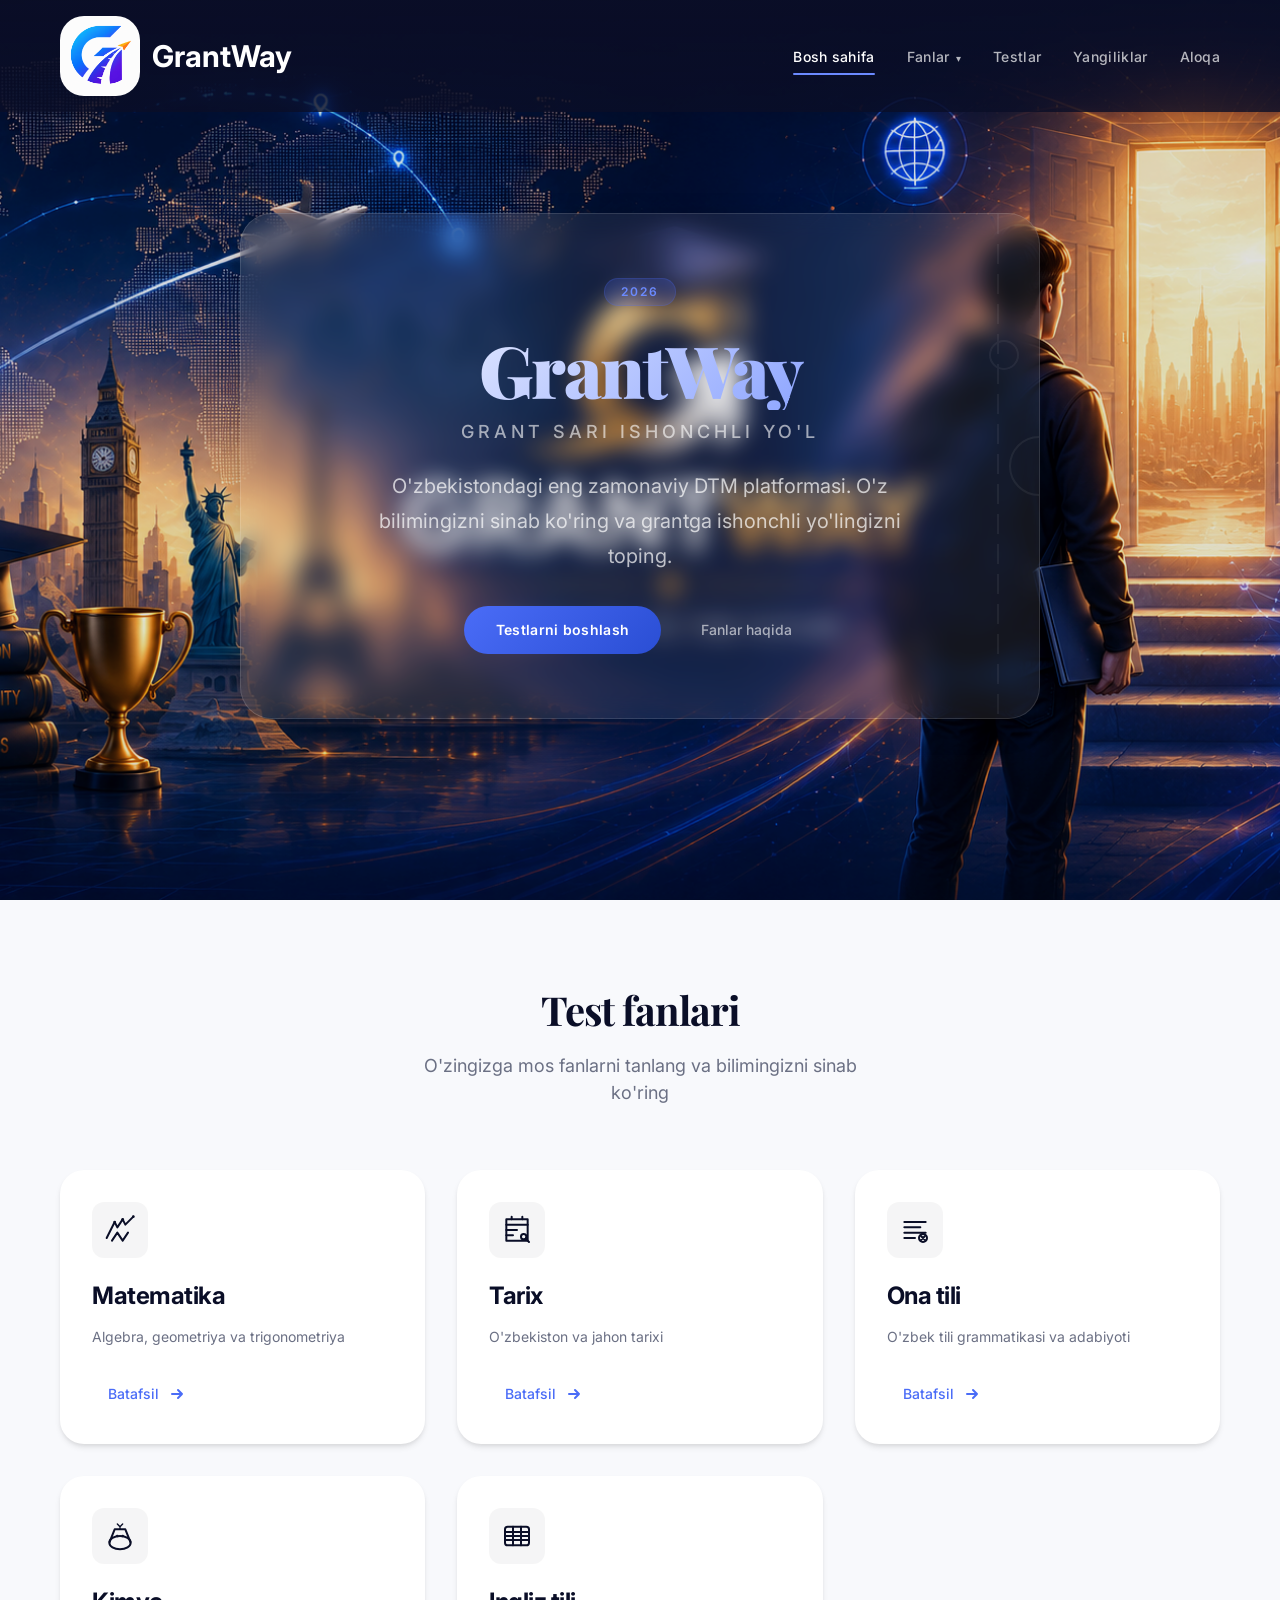
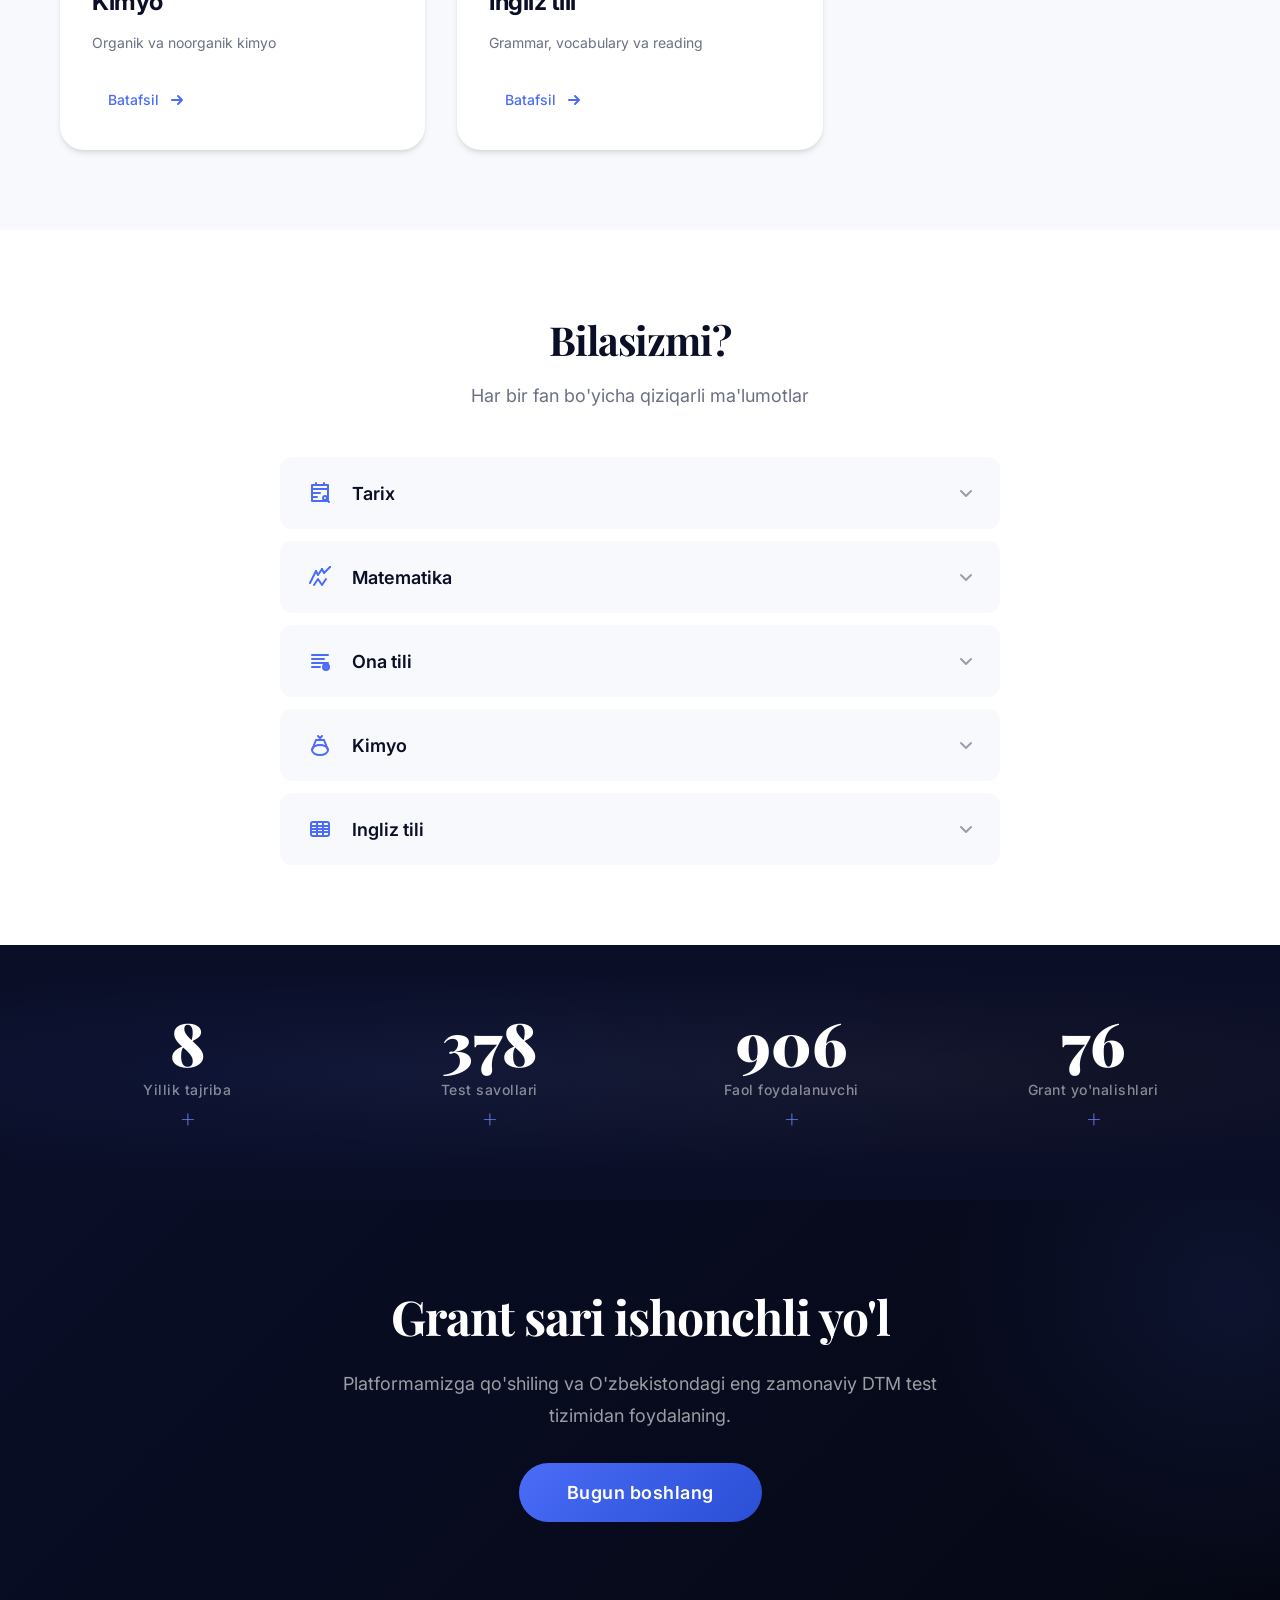
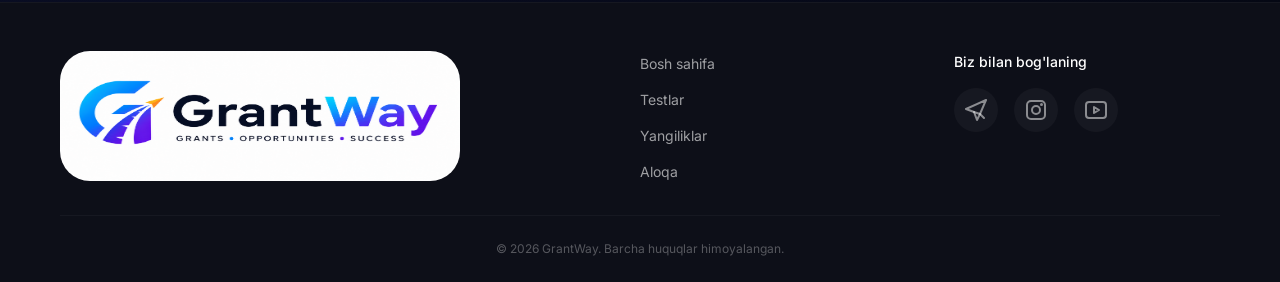
<file: index.html>
<!DOCTYPE html>
<html lang="uz">
<head>
    <!-- Meta ma'lumotlar -->
    <meta charset="UTF-8" />
    <meta name="viewport" content="width=device-width, initial-scale=1.0" />
    <meta name="description" content="GrantWay - O'zbekistondagi eng zamonaviy DTM abituriyentlar platformasi. Grant sari ishonchli yo'l." />
    <meta name="theme-color" content="#0a0e27" />
    
    <!-- Favicon -->
     <link rel="apple-touch-icon" sizes="180x180" href="./assets/icons/favicon_io/android-chrome-192x192.png">
    <link rel="icon" type="image/png" sizes="32x32" href="./assets/icons/favicon_io/favicon-32x32.png">
    <link rel="icon" type="image/png" sizes="16x16" href="./assets/icons/favicon_io/favicon-16x16.png">
    <link rel="manifest" href="./assets/icons/favicon_io/site.webmanifest">
    
    <!-- Fontlar -->
    <link rel="preconnect" href="https://fonts.googleapis.com" />
    <link rel="preconnect" href="https://fonts.gstatic.com" crossorigin />
    <link href="https://fonts.googleapis.com/css2?family=Inter:ital,wght@0,300;0,400;0,500;0,600;0,700;0,800;0,900;1,400&family=Playfair+Display:ital,wght@0,700;0,800;0,900;1,700&display=swap" rel="stylesheet" />
    
    <!-- CSS -->
    <link rel="stylesheet" href="./style.css" />
    
    <title>GrantWay - Grant sari ishonchli yo'l</title>
</head>
<body>
    <!-- ============================================ -->
    <!-- HEADER: Transparent, Sticky, Blur -->
    <!-- ============================================ -->
    <header class="header" role="banner" aria-label="Sayt sarlavhasi">
        <div class="header__overlay" aria-hidden="true"></div>
        
        <div class="container header__container">
            <!-- Logo -->
            <a href="./index.html" class="header__logo" aria-label="GrantWay bosh sahifa">
                <img class="header__logo" src="./assets/images/grant-header-logo.png" alt="">
                <span class="header__logo-text">GrantWay</span>
            </a>
            
            <!-- Navigation -->
            <nav class="header__nav" role="navigation" aria-label="Asosiy menyu">
                <ul class="header__nav-list">
                    <li class="header__nav-item">
                        <a href="./index.html" class="header__nav-link header__nav-link--active">Bosh sahifa</a>
                    </li>
                    <li class="header__nav-item">
                        <a href="./pages/Fanlar.html" class="header__nav-link">Fanlar <span class="header__nav-arrow">▾</span></a>
                        <ul class="header__dropdown">
                            <li><a href="./pages/matematika.html">Matematika</a></li>
                            <li><a href="./pages/tarix.html">Tarix</a></li>
                            <li><a href="./pages/ona-tili.html">Ona tili</a></li>
                            <li><a href="./pages/kimyo.html">Kimyo</a></li>
                            <li><a href="./pages/ingliz.html">Ingliz tili</a></li>
                        </ul>
                    </li>
                    <li class="header__nav-item">
                        <a href="./pages/testlar.html" class="header__nav-link">Testlar</a>
                    </li>
                    <li class="header__nav-item">
                        <a href="./pages/yangiliklar.html" class="header__nav-link">Yangiliklar</a>
                    </li>
                    <li class="header__nav-item">
                        <a href="./pages/aloqa.html" class="header__nav-link">Aloqa</a>
                    </li>
                </ul>
            </nav>
            
            <!-- Burger Menu -->
            <button class="header__burger" aria-label="Menyuni ochish/yopish" aria-expanded="false" aria-controls="mobile-menu">
                <span class="header__burger-line"></span>
                <span class="header__burger-line"></span>
                <span class="header__burger-line"></span>
            </button>
        </div>
        
        <!-- Mobile Menu -->
        <div class="header__mobile" id="mobile-menu" role="navigation" aria-label="Mobil menyu" hidden>
            <ul class="header__mobile-list">
                <li class="header__mobile-item">
                    <a href="./index.html" class="header__mobile-link header__mobile-link--active">Bosh sahifa</a>
                </li>
                <li class="header__mobile-item">
                    <a href="./index.html#fanlar" class="header__mobile-link">Fanlar</a>
                </li>
                <li class="header__mobile-item">
                    <a href="./pages/testlar.html" class="header__mobile-link">Testlar</a>
                </li>
                <li class="header__mobile-item">
                    <a href="./pages/yangiliklar.html" class="header__mobile-link">Yangiliklar</a>
                </li>
                <li class="header__mobile-item">
                    <a href="./pages/aloqa.html" class="header__mobile-link">Aloqa</a>
                </li>
            </ul>
        </div>
    </header>

    <!-- ============================================ -->
    <!-- MAIN: Asosiy kontent -->
    <!-- ============================================ -->
    <main class="main" role="main">
        <!-- ============================================ -->
        <!-- HERO: Admission Ticket uslubi -->
        <!-- ============================================ -->
        <section class="hero" aria-label="Asosiy banner">


            <div class="section1__background" aria-hidden="true"></div>


            <div class="hero__parallax" aria-hidden="true"></div>
            <div class="container hero__container">
                <div class="hero__ticket">
                    <div class="hero__content">
                        <span class="hero__badge">2026</span>
                        <h1 class="hero__title">
                            <span class="hero__title-main">GrantWay</span>
                            <span class="hero__title-sub">Grant sari ishonchli yo'l</span>
                        </h1>
                        <p class="hero__description">
                            O'zbekistondagi eng zamonaviy DTM platformasi. 
                            O'z bilimingizni sinab ko'ring va grantga ishonchli yo'lingizni toping.
                        </p>
                        <div class="hero__actions">
                            <a href="./pages/testlar.html" class="hero__cta cta-button">
                                <span class="cta-button__text">Testlarni boshlash</span>
                                <span class="cta-button__ripple" aria-hidden="true"></span>
                            </a>
                            <a href="./index.html#fanlar" class="hero__secondary">Fanlar haqida</a>
                        </div>
                    </div>
                    
                    <div class="hero__ticket-decoration" aria-hidden="true">
                        <div class="hero__ticket-line"></div>
                        <div class="hero__ticket-circle"></div>
                        <div class="hero__ticket-circle hero__ticket-circle--small"></div>
                    </div>
                </div>
            </div>
            
            <div class="hero__bg-animation" aria-hidden="true">
                <div class="hero__bg-particle"></div>
                <div class="hero__bg-particle"></div>
                <div class="hero__bg-particle"></div>
                <div class="hero__bg-particle"></div>
                <div class="hero__bg-particle"></div>
            </div>
        </section>

        <!-- ============================================ -->
        <!-- FANLAR: Matematika, Tarix, Ona tili, Kimyo, Ingliz -->
        <!-- ============================================ -->
        <section class="subjects" id="fanlar" aria-label="Fanlar bo'limi">
            <div class="container">
                <div class="subjects__header">
                    <h2 class="subjects__title">Test fanlari</h2>
                    <p class="subjects__subtitle">O'zingizga mos fanlarni tanlang va bilimingizni sinab ko'ring</p>
                </div>
                
                <div class="subjects__grid">
                    <!-- Matematika -->
                    <article class="subject-card subject-card--matematika" data-subject="matematika">
                        <div class="subject-card__background" aria-hidden="true"></div>
                        <div class="subject-card__content">
                            <div class="subject-card__icon-wrapper">
                                <svg class="subject-card__icon" width="48" height="48" viewBox="0 0 48 48" fill="none" xmlns="http://www.w3.org/2000/svg" aria-hidden="true">
                                    <path d="M4 36L16 12L20 20L28 8L32 16L44 4" stroke="currentColor" stroke-width="3" stroke-linecap="round" stroke-linejoin="round" />
                                    <path d="M12 40L20 28L28 40L36 28" stroke="currentColor" stroke-width="3" stroke-linecap="round" stroke-linejoin="round" />
                                    <circle cx="16" cy="12" r="2" fill="currentColor" />
                                    <circle cx="28" cy="8" r="2" fill="currentColor" />
                                    <circle cx="44" cy="4" r="2" fill="currentColor" />
                                </svg>
                            </div>
                            <h3 class="subject-card__title">Matematika</h3>
                            <p class="subject-card__description">Algebra, geometriya va trigonometriya</p>
                            <a href="./pages/matematika.html" class="subject-card__link" aria-label="Matematika faniga o'tish">
                                <span>Batafsil</span>
                                <svg width="20" height="20" viewBox="0 0 20 20" fill="none" xmlns="http://www.w3.org/2000/svg" aria-hidden="true">
                                    <path d="M5 10H15M15 10L11 6M15 10L11 14" stroke="currentColor" stroke-width="2" stroke-linecap="round" stroke-linejoin="round" />
                                </svg>
                            </a>
                        </div>
                        <div class="subject-card__float subject-card__float--1" aria-hidden="true">π</div>
                        <div class="subject-card__float subject-card__float--2" aria-hidden="true">Σ</div>
                        <div class="subject-card__float subject-card__float--3" aria-hidden="true">√</div>
                        <div class="subject-card__float subject-card__float--4" aria-hidden="true">+</div>
                        <div class="subject-card__float subject-card__float--5" aria-hidden="true">÷</div>
                    </article>

                    <!-- Tarix -->
                    <article class="subject-card subject-card--tarix" data-subject="tarix">
                        <div class="subject-card__background" aria-hidden="true"></div>
                        <div class="subject-card__content">
                            <div class="subject-card__icon-wrapper">
                                <svg class="subject-card__icon" width="48" height="48" viewBox="0 0 48 48" fill="none" xmlns="http://www.w3.org/2000/svg" aria-hidden="true">
                                    <path d="M8 8H40V40H8V8Z" stroke="currentColor" stroke-width="3" stroke-linejoin="round" />
                                    <path d="M16 8V4M32 8V4M8 16H40M8 24H24M8 32H18" stroke="currentColor" stroke-width="3" stroke-linecap="round" />
                                    <circle cx="34" cy="34" r="4" stroke="currentColor" stroke-width="3" />
                                    <path d="M37 37L42 42" stroke="currentColor" stroke-width="3" stroke-linecap="round" />
                                </svg>
                            </div>
                            <h3 class="subject-card__title">Tarix</h3>
                            <p class="subject-card__description">O'zbekiston va jahon tarixi</p>
                            <a href="./pages/tarix.html" class="subject-card__link" aria-label="Tarix faniga o'tish">
                                <span>Batafsil</span>
                                <svg width="20" height="20" viewBox="0 0 20 20" fill="none" xmlns="http://www.w3.org/2000/svg" aria-hidden="true">
                                    <path d="M5 10H15M15 10L11 6M15 10L11 14" stroke="currentColor" stroke-width="2" stroke-linecap="round" stroke-linejoin="round" />
                                </svg>
                            </a>
                        </div>
                        <div class="subject-card__float subject-card__float--1" aria-hidden="true">⚔</div>
                        <div class="subject-card__float subject-card__float--2" aria-hidden="true">🏛</div>
                        <div class="subject-card__float subject-card__float--3" aria-hidden="true">🗺</div>
                        <div class="subject-card__float subject-card__float--4" aria-hidden="true">👑</div>
                        <div class="subject-card__float subject-card__float--5" aria-hidden="true">📜</div>
                    </article>

                    <!-- Ona tili -->
                    <article class="subject-card subject-card--ona-tili" data-subject="ona-tili">
                        <div class="subject-card__background" aria-hidden="true"></div>
                        <div class="subject-card__content">
                            <div class="subject-card__icon-wrapper">
                                <svg class="subject-card__icon" width="48" height="48" viewBox="0 0 48 48" fill="none" xmlns="http://www.w3.org/2000/svg" aria-hidden="true">
                                    <path d="M8 12H40M8 20H32M8 28H40M8 36H24" stroke="currentColor" stroke-width="3" stroke-linecap="round" />
                                    <circle cx="36" cy="36" r="6" stroke="currentColor" stroke-width="3" />
                                    <path d="M33 33L39 39M39 33L33 39" stroke="currentColor" stroke-width="3" stroke-linecap="round" />
                                </svg>
                            </div>
                            <h3 class="subject-card__title">Ona tili</h3>
                            <p class="subject-card__description">O'zbek tili grammatikasi va adabiyoti</p>
                            <a href="./pages/ona-tili.html" class="subject-card__link" aria-label="Ona tili faniga o'tish">
                                <span>Batafsil</span>
                                <svg width="20" height="20" viewBox="0 0 20 20" fill="none" xmlns="http://www.w3.org/2000/svg" aria-hidden="true">
                                    <path d="M5 10H15M15 10L11 6M15 10L11 14" stroke="currentColor" stroke-width="2" stroke-linecap="round" stroke-linejoin="round" />
                                </svg>
                            </a>
                        </div>
                        <div class="subject-card__float subject-card__float--1" aria-hidden="true">📖</div>
                        <div class="subject-card__float subject-card__float--2" aria-hidden="true">✍</div>
                        <div class="subject-card__float subject-card__float--3" aria-hidden="true">📝</div>
                        <div class="subject-card__float subject-card__float--4" aria-hidden="true">🔤</div>
                        <div class="subject-card__float subject-card__float--5" aria-hidden="true">📚</div>
                    </article>

                    <!-- Kimyo -->
                    <article class="subject-card subject-card--kimyo" data-subject="kimyo">
                        <div class="subject-card__background" aria-hidden="true"></div>
                        <div class="subject-card__content">
                            <div class="subject-card__icon-wrapper">
                                <svg class="subject-card__icon" width="48" height="48" viewBox="0 0 48 48" fill="none" xmlns="http://www.w3.org/2000/svg" aria-hidden="true">
                                    <ellipse cx="24" cy="34" rx="16" ry="10" stroke="currentColor" stroke-width="3" />
                                    <path d="M8 34L16 14H32L40 34" stroke="currentColor" stroke-width="3" stroke-linejoin="round" />
                                    <circle cx="20" cy="24" r="2" fill="currentColor" />
                                    <circle cx="28" cy="24" r="2" fill="currentColor" />
                                    <path d="M24 14V10M24 10L20 6M24 10L28 6" stroke="currentColor" stroke-width="2" stroke-linecap="round" stroke-linejoin="round" />
                                </svg>
                            </div>
                            <h3 class="subject-card__title">Kimyo</h3>
                            <p class="subject-card__description">Organik va noorganik kimyo</p>
                            <a href="./pages/kimyo.html" class="subject-card__link" aria-label="Kimyo faniga o'tish">
                                <span>Batafsil</span>
                                <svg width="20" height="20" viewBox="0 0 20 20" fill="none" xmlns="http://www.w3.org/2000/svg" aria-hidden="true">
                                    <path d="M5 10H15M15 10L11 6M15 10L11 14" stroke="currentColor" stroke-width="2" stroke-linecap="round" stroke-linejoin="round" />
                                </svg>
                            </a>
                        </div>
                        <div class="subject-card__float subject-card__float--1" aria-hidden="true">⚗</div>
                        <div class="subject-card__float subject-card__float--2" aria-hidden="true">🧪</div>
                        <div class="subject-card__float subject-card__float--3" aria-hidden="true">⚛</div>
                        <div class="subject-card__float subject-card__float--4" aria-hidden="true">🔬</div>
                        <div class="subject-card__float subject-card__float--5" aria-hidden="true">🧫</div>
                    </article>

                    <!-- Ingliz tili -->
                    <article class="subject-card subject-card--ingliz" data-subject="ingliz">
                        <div class="subject-card__background" aria-hidden="true"></div>
                        <div class="subject-card__content">
                            <div class="subject-card__icon-wrapper">
                                <svg class="subject-card__icon" width="48" height="48" viewBox="0 0 48 48" fill="none" xmlns="http://www.w3.org/2000/svg" aria-hidden="true">
                                    <rect x="6" y="10" width="36" height="28" rx="4" stroke="currentColor" stroke-width="3" />
                                    <path d="M6 18H42M6 24H42M6 30H42" stroke="currentColor" stroke-width="3" stroke-linecap="round" />
                                    <path d="M18 10V38M30 10V38" stroke="currentColor" stroke-width="3" stroke-linecap="round" />
                                </svg>
                            </div>
                            <h3 class="subject-card__title">Ingliz tili</h3>
                            <p class="subject-card__description">Grammar, vocabulary va reading</p>
                            <a href="./pages/ingliz.html" class="subject-card__link" aria-label="Ingliz tili faniga o'tish">
                                <span>Batafsil</span>
                                <svg width="20" height="20" viewBox="0 0 20 20" fill="none" xmlns="http://www.w3.org/2000/svg" aria-hidden="true">
                                    <path d="M5 10H15M15 10L11 6M15 10L11 14" stroke="currentColor" stroke-width="2" stroke-linecap="round" stroke-linejoin="round" />
                                </svg>
                            </a>
                        </div>
                        <div class="subject-card__float subject-card__float--1" aria-hidden="true">ABC</div>
                        <div class="subject-card__float subject-card__float--2" aria-hidden="true">📘</div>
                        <div class="subject-card__float subject-card__float--3" aria-hidden="true">🇬🇧</div>
                        <div class="subject-card__float subject-card__float--4" aria-hidden="true">📝</div>
                        <div class="subject-card__float subject-card__float--5" aria-hidden="true">🗣</div>
                    </article>
                </div>
            </div>
        </section>

        <!-- ============================================ -->
        <!-- BILASIZMI: Accordion -->
        <!-- ============================================ -->
        <section class="facts" aria-label="Qiziqarli faktlar">
            <div class="container">
                <div class="facts__header">
                    <h2 class="facts__title">Bilasizmi?</h2>
                    <p class="facts__subtitle">Har bir fan bo'yicha qiziqarli ma'lumotlar</p>
                </div>
                
                <div class="facts__accordion" role="list">
                    <!-- Tarix -->
                    <div class="fact-item" role="listitem" data-fact="tarix">
                        <button class="fact-item__trigger" aria-expanded="false" aria-controls="fact-content-tarix">
                            <span class="fact-item__icon" aria-hidden="true">
                                <svg width="24" height="24" viewBox="0 0 24 24" fill="none" xmlns="http://www.w3.org/2000/svg">
                                    <path d="M4 4H20V20H4V4Z" stroke="currentColor" stroke-width="2" stroke-linejoin="round" />
                                    <path d="M8 4V2M16 4V2M4 8H20M4 12H12M4 16H9" stroke="currentColor" stroke-width="2" stroke-linecap="round" />
                                    <circle cx="17" cy="17" r="2" stroke="currentColor" stroke-width="2" />
                                    <path d="M18.5 18.5L21 21" stroke="currentColor" stroke-width="2" stroke-linecap="round" />
                                </svg>
                            </span>
                            <span class="fact-item__title">Tarix</span>
                            <span class="fact-item__arrow" aria-hidden="true">
                                <svg width="20" height="20" viewBox="0 0 20 20" fill="none" xmlns="http://www.w3.org/2000/svg">
                                    <path d="M5 8L10 13L15 8" stroke="currentColor" stroke-width="2" stroke-linecap="round" stroke-linejoin="round" />
                                </svg>
                            </span>
                        </button>
                        <div class="fact-item__content" id="fact-content-tarix" role="region">
                            <div class="fact-item__body">
                                <p>O'zbekiston hududida 3000 yil avval yozma adabiyot paydo bo'lgan. Avesto kitobi shu davrga oid eng qadimiy manbalardan biri hisoblanadi.</p>
                            </div>
                        </div>
                    </div>

                    <!-- Matematika -->
                    <div class="fact-item" role="listitem" data-fact="matematika">
                        <button class="fact-item__trigger" aria-expanded="false" aria-controls="fact-content-matematika">
                            <span class="fact-item__icon" aria-hidden="true">
                                <svg width="24" height="24" viewBox="0 0 24 24" fill="none" xmlns="http://www.w3.org/2000/svg">
                                    <path d="M2 18L8 6L10 10L14 4L16 8L22 2" stroke="currentColor" stroke-width="2" stroke-linecap="round" stroke-linejoin="round" />
                                    <path d="M6 20L10 14L14 20L18 14" stroke="currentColor" stroke-width="2" stroke-linecap="round" stroke-linejoin="round" />
                                    <circle cx="8" cy="6" r="1" fill="currentColor" />
                                    <circle cx="14" cy="4" r="1" fill="currentColor" />
                                    <circle cx="22" cy="2" r="1" fill="currentColor" />
                                </svg>
                            </span>
                            <span class="fact-item__title">Matematika</span>
                            <span class="fact-item__arrow" aria-hidden="true">
                                <svg width="20" height="20" viewBox="0 0 20 20" fill="none" xmlns="http://www.w3.org/2000/svg">
                                    <path d="M5 8L10 13L15 8" stroke="currentColor" stroke-width="2" stroke-linecap="round" stroke-linejoin="round" />
                                </svg>
                            </span>
                        </button>
                        <div class="fact-item__content" id="fact-content-matematika" role="region">
                            <div class="fact-item__body">
                                <p>Al-Xorazmiy "Algebra" asari bilan matematikaga algebra atamasini kiritgan. U 9-asrda yashab, hozirgi O'zbekiston hududida ilm-fan rivojiga katta hissa qo'shgan.</p>
                            </div>
                        </div>
                    </div>

                    <!-- Ona tili -->
                    <div class="fact-item" role="listitem" data-fact="ona-tili">
                        <button class="fact-item__trigger" aria-expanded="false" aria-controls="fact-content-ona-tili">
                            <span class="fact-item__icon" aria-hidden="true">
                                <svg width="24" height="24" viewBox="0 0 24 24" fill="none" xmlns="http://www.w3.org/2000/svg">
                                    <path d="M4 6H20M4 10H16M4 14H20M4 18H12" stroke="currentColor" stroke-width="2" stroke-linecap="round" />
                                    <circle cx="18" cy="18" r="3" stroke="currentColor" stroke-width="2" />
                                    <path d="M16.5 16.5L19.5 19.5M19.5 16.5L16.5 19.5" stroke="currentColor" stroke-width="2" stroke-linecap="round" />
                                </svg>
                            </span>
                            <span class="fact-item__title">Ona tili</span>
                            <span class="fact-item__arrow" aria-hidden="true">
                                <svg width="20" height="20" viewBox="0 0 20 20" fill="none" xmlns="http://www.w3.org/2000/svg">
                                    <path d="M5 8L10 13L15 8" stroke="currentColor" stroke-width="2" stroke-linecap="round" stroke-linejoin="round" />
                                </svg>
                            </span>
                        </button>
                        <div class="fact-item__content" id="fact-content-ona-tili" role="region">
                            <div class="fact-item__body">
                                <p>O'zbek tili 33 ta harfga ega. 1993-yilda lotin alifbosiga o'tilgan va hozirda ikkala alifbo (lotin va kirill) parallel ravishda qo'llanilmoqda.</p>
                            </div>
                        </div>
                    </div>

                    <!-- Kimyo -->
                    <div class="fact-item" role="listitem" data-fact="kimyo">
                        <button class="fact-item__trigger" aria-expanded="false" aria-controls="fact-content-kimyo">
                            <span class="fact-item__icon" aria-hidden="true">
                                <svg width="24" height="24" viewBox="0 0 24 24" fill="none" xmlns="http://www.w3.org/2000/svg">
                                    <ellipse cx="12" cy="17" rx="8" ry="5" stroke="currentColor" stroke-width="2" />
                                    <path d="M4 17L8 7H16L20 17" stroke="currentColor" stroke-width="2" stroke-linejoin="round" />
                                    <circle cx="10" cy="12" r="1" fill="currentColor" />
                                    <circle cx="14" cy="12" r="1" fill="currentColor" />
                                    <path d="M12 7V5M12 5L10 3M12 5L14 3" stroke="currentColor" stroke-width="2" stroke-linecap="round" stroke-linejoin="round" />
                                </svg>
                            </span>
                            <span class="fact-item__title">Kimyo</span>
                            <span class="fact-item__arrow" aria-hidden="true">
                                <svg width="20" height="20" viewBox="0 0 20 20" fill="none" xmlns="http://www.w3.org/2000/svg">
                                    <path d="M5 8L10 13L15 8" stroke="currentColor" stroke-width="2" stroke-linecap="round" stroke-linejoin="round" />
                                </svg>
                            </span>
                        </button>
                        <div class="fact-item__content" id="fact-content-kimyo" role="region">
                            <div class="fact-item__body">
                                <p>O'zbekiston kimyo olimlari 14-asrda bo'yoq va dori-darmon ishlab chiqarishda kimyoviy jarayonlarni qo'llashgan. Abu Ali ibn Sino esa 1000 dan ortiq dori vositalarining kimyoviy tarkibini o'rgangan.</p>
                            </div>
                        </div>
                    </div>

                    <!-- Ingliz tili -->
                    <div class="fact-item" role="listitem" data-fact="ingliz">
                        <button class="fact-item__trigger" aria-expanded="false" aria-controls="fact-content-ingliz">
                            <span class="fact-item__icon" aria-hidden="true">
                                <svg width="24" height="24" viewBox="0 0 24 24" fill="none" xmlns="http://www.w3.org/2000/svg">
                                    <rect x="3" y="5" width="18" height="14" rx="2" stroke="currentColor" stroke-width="2" />
                                    <path d="M3 9H21M3 12H21M3 15H21" stroke="currentColor" stroke-width="2" stroke-linecap="round" />
                                    <path d="M9 5V19M15 5V19" stroke="currentColor" stroke-width="2" stroke-linecap="round" />
                                </svg>
                            </span>
                            <span class="fact-item__title">Ingliz tili</span>
                            <span class="fact-item__arrow" aria-hidden="true">
                                <svg width="20" height="20" viewBox="0 0 20 20" fill="none" xmlns="http://www.w3.org/2000/svg">
                                    <path d="M5 8L10 13L15 8" stroke="currentColor" stroke-width="2" stroke-linecap="round" stroke-linejoin="round" />
                                </svg>
                            </span>
                        </button>
                        <div class="fact-item__content" id="fact-content-ingliz" role="region">
                            <div class="fact-item__body">
                                <p>Ingliz tili dunyoda 1.5 milliardga yaqin odam tomonidan qo'llaniladi. Bu til O'zbekistonda ham eng ko'p o'rganiladigan xorijiy til hisoblanadi.</p>
                            </div>
                        </div>
                    </div>
                </div>
            </div>
        </section>

        <!-- ============================================ -->
        <!-- STATISTIKA: Animated Counter -->
        <!-- ============================================ -->
        <section class="statistics" aria-label="Platforma statistikasi">
            <div class="container">
                <div class="statistics__grid">
                    <div class="statistic-item">
                        <span class="statistic-item__number" data-count="10" data-duration="2000">0</span>
                        <span class="statistic-item__label">Yillik tajriba</span>
                        <span class="statistic-item__suffix">+</span>
                    </div>
                    <div class="statistic-item">
                        <span class="statistic-item__number" data-count="500" data-duration="2000">0</span>
                        <span class="statistic-item__label">Test savollari</span>
                        <span class="statistic-item__suffix">+</span>
                    </div>
                    <div class="statistic-item">
                        <span class="statistic-item__number" data-count="1200" data-duration="2000">0</span>
                        <span class="statistic-item__label">Faol foydalanuvchi</span>
                        <span class="statistic-item__suffix">+</span>
                    </div>
                    <div class="statistic-item">
                        <span class="statistic-item__number" data-count="100" data-duration="2000">0</span>
                        <span class="statistic-item__label">Grant yo'nalishlari</span>
                        <span class="statistic-item__suffix">+</span>
                    </div>
                </div>
            </div>
        </section>

        <!-- ============================================ -->
        <!-- CTA: Premium, Ripple, Glow -->
        <!-- ============================================ -->
        <section class="cta-section" aria-label="Harakatga chaqiruv">
            <div class="container">
                <div class="cta-section__content">
                    <h2 class="cta-section__title">Grant sari ishonchli yo'l</h2>
                    <p class="cta-section__description">
                        Platformamizga qo'shiling va O'zbekistondagi eng zamonaviy DTM test tizimidan foydalaning.
                    </p>
                    <a href="./pages/testlar.html" class="cta-section__button cta-button cta-button--large">
                        <span class="cta-button__text">Bugun boshlang</span>
                        <span class="cta-button__ripple" aria-hidden="true"></span>
                        <span class="cta-button__glow" aria-hidden="true"></span>
                    </a>
                </div>
            </div>
        </section>
    </main>

    <!-- ============================================ -->
    <!-- FOOTER: Dark Blue -->
    <!-- ============================================ -->
    <footer class="footer" role="contentinfo" aria-label="Sayt pastki qismi">
        <div class="container">
            <div class="footer__grid">
                <div class="footer__brand">
                    <img class="footer__logo" src="./assets/images/grant-logo.png" alt="">
                </div>
                
                <nav class="footer__nav" aria-label="Footer menyusi">
                    <ul class="footer__nav-list">
                        <li><a href="./index.html">Bosh sahifa</a></li>
                        <li><a href="./pages/testlar.html">Testlar</a></li>
                        <li><a href="./pages/yangiliklar.html">Yangiliklar</a></li>
                        <li><a href="./pages/aloqa.html">Aloqa</a></li>
                    </ul>
                </nav>
                
                <div class="footer__social">
                    <span class="footer__social-label">Biz bilan bog'laning</span>
                    <div class="footer__social-links">
                        <a href="https://telegram.me/primeziyo_uz" aria-label="Telegram" class="footer__social-link">
                            <svg width="24" height="24" viewBox="0 0 24 24" fill="none" xmlns="http://www.w3.org/2000/svg" aria-hidden="true">
                                <path d="M22 2L2 11L10 14L13 22L16 16L22 2Z" stroke="currentColor" stroke-width="2" stroke-linejoin="round" />
                                <path d="M16 16L20 20M16 16L10 14" stroke="currentColor" stroke-width="2" stroke-linecap="round" />
                            </svg>
                        </a>
                        <a href="https://www.instagram.com/primeziyo.uz/" aria-label="Instagram" class="footer__social-link">
                            <svg width="24" height="24" viewBox="0 0 24 24" fill="none" xmlns="http://www.w3.org/2000/svg" aria-hidden="true">
                                <rect x="3" y="3" width="18" height="18" rx="4" stroke="currentColor" stroke-width="2" />
                                <circle cx="12" cy="12" r="4" stroke="currentColor" stroke-width="2" />
                                <circle cx="17.5" cy="6.5" r="1.5" fill="currentColor" />
                            </svg>
                        </a>
                        <a href="#" aria-label="YouTube" class="footer__social-link">
                            <svg width="24" height="24" viewBox="0 0 24 24" fill="none" xmlns="http://www.w3.org/2000/svg" aria-hidden="true">
                                <rect x="2" y="4" width="20" height="16" rx="3" stroke="currentColor" stroke-width="2" />
                                <path d="M10 9L15 12L10 15V9Z" stroke="currentColor" stroke-width="2" stroke-linejoin="round" />
                            </svg>
                        </a>
                    </div>
                </div>
            </div>
            
            <div class="footer__bottom">
                <p class="footer__copyright">&copy; 2026 GrantWay. Barcha huquqlar himoyalangan.</p>
            </div>
        </div>
    </footer>

    <!-- ============================================ -->
    <!-- SCRIPTS -->
    <!-- ============================================ -->
    <script src="./script.js" defer></script>
</body>
</html>
</file>
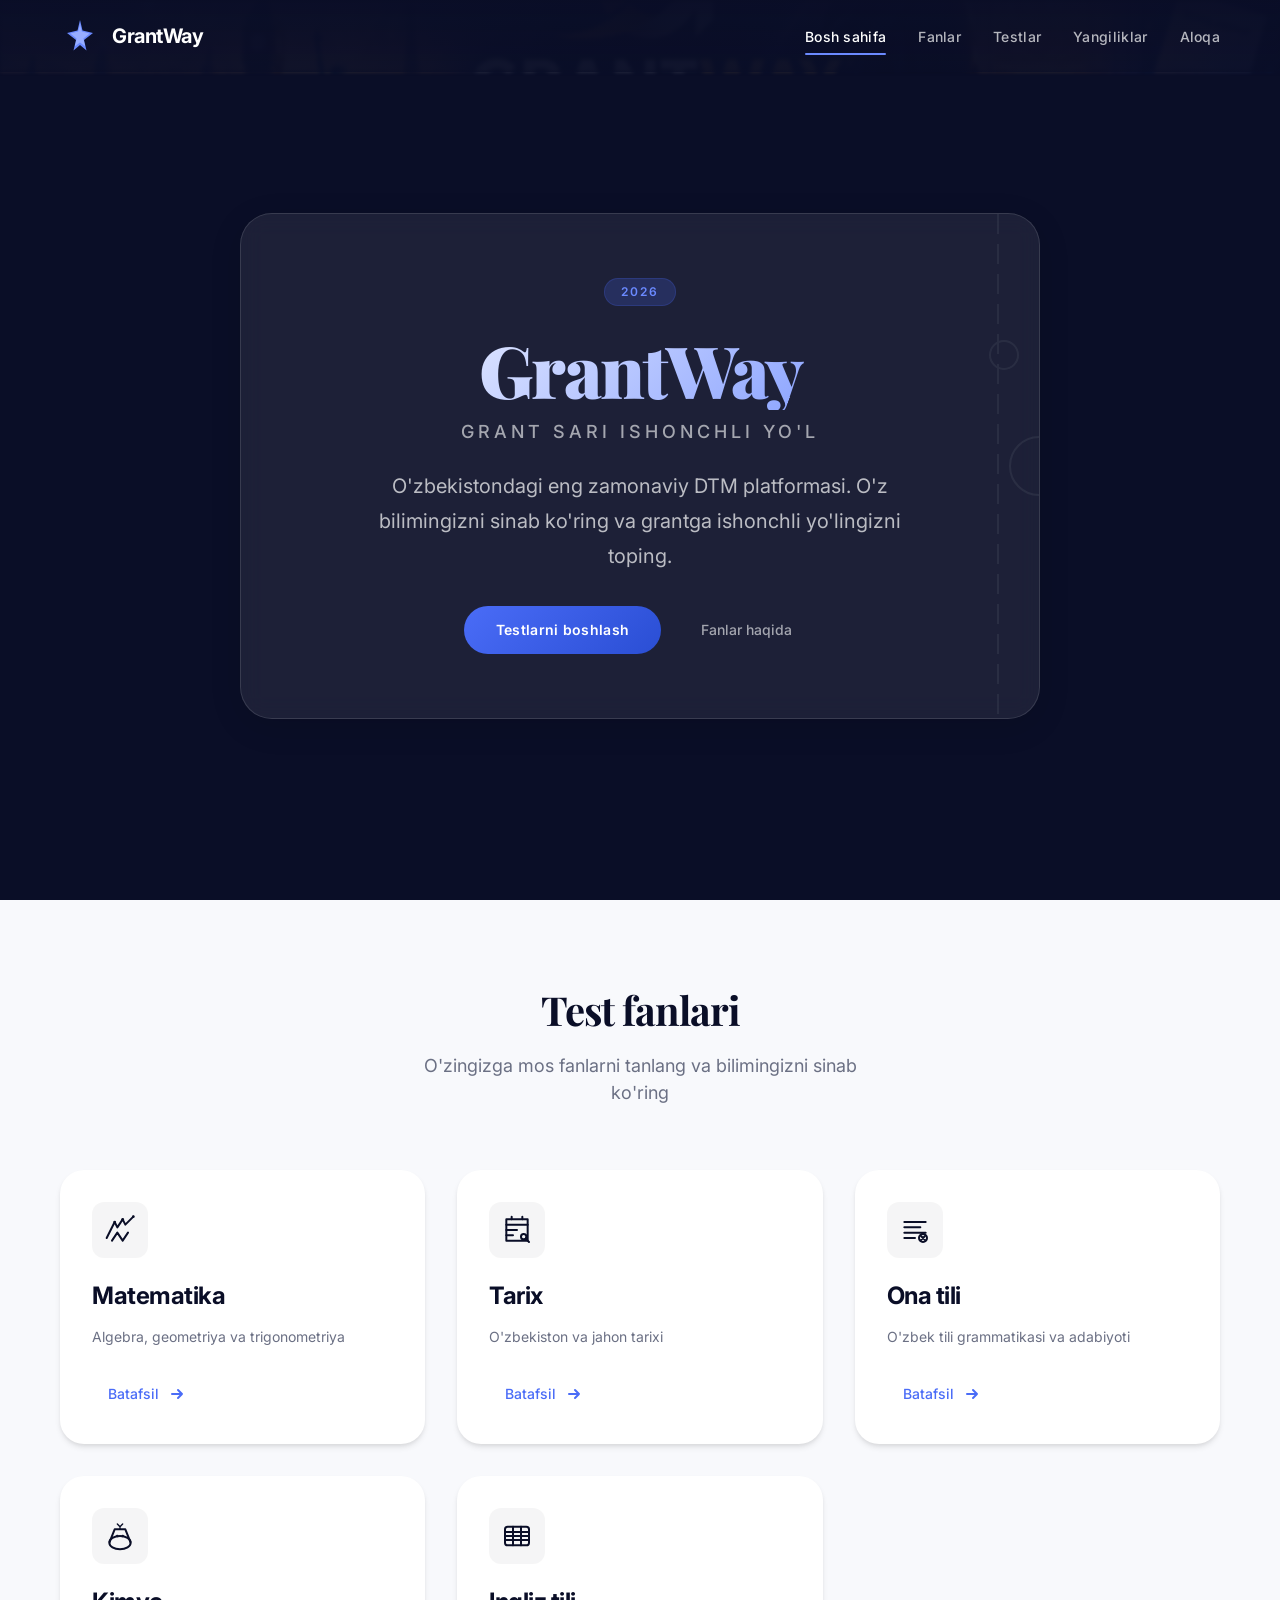
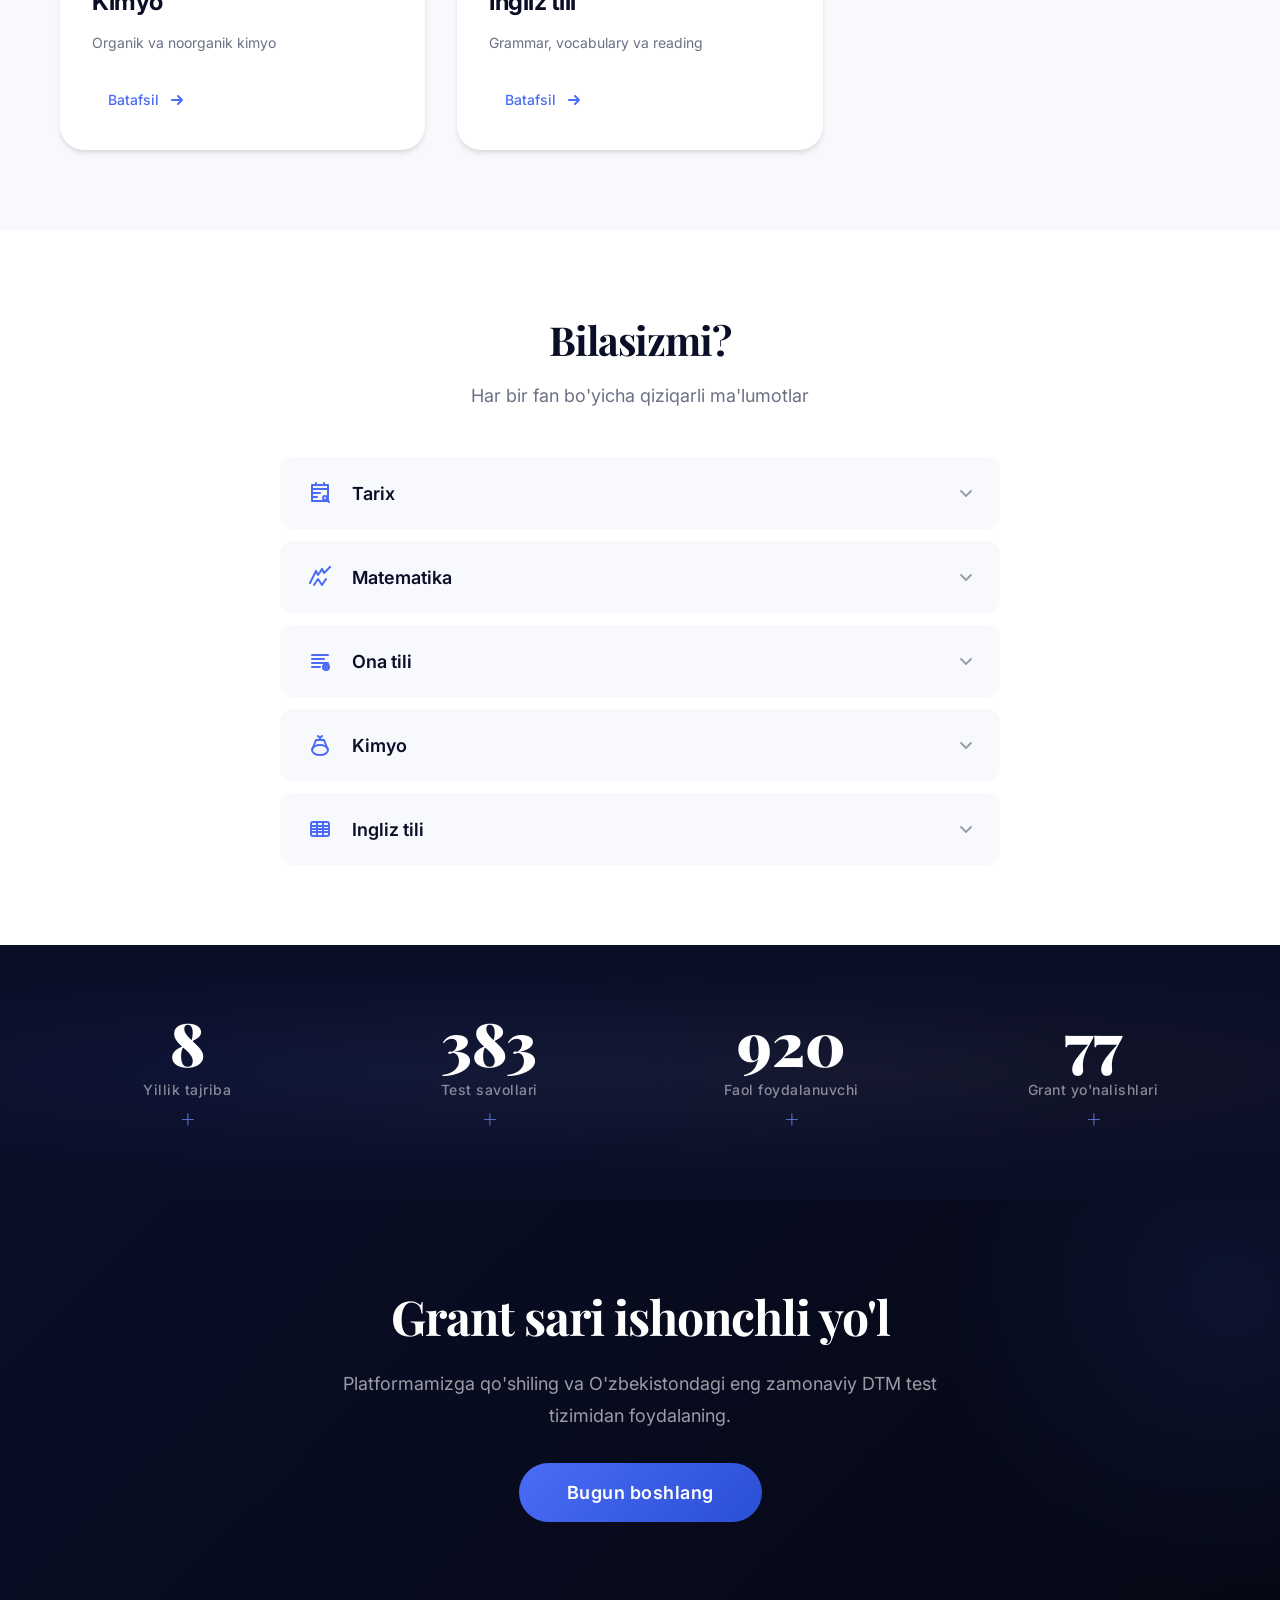
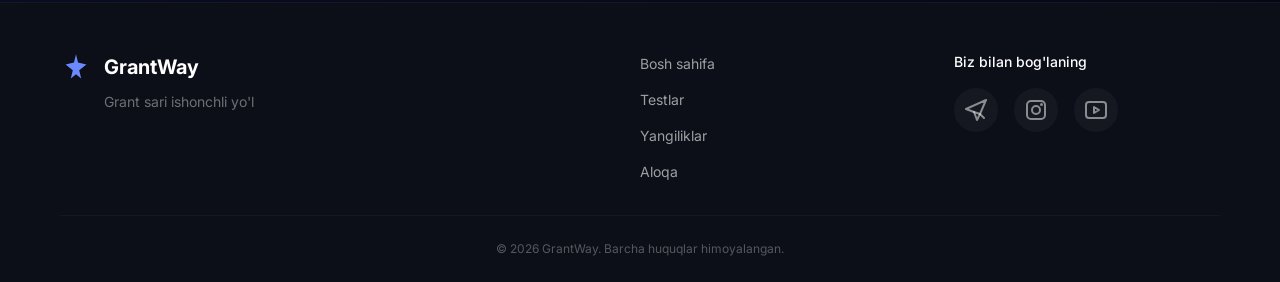
<file: grantway/index.html>
<!DOCTYPE html>
<html lang="uz">
<head>
    <!-- Meta ma'lumotlar -->
    <meta charset="UTF-8" />
    <meta name="viewport" content="width=device-width, initial-scale=1.0" />
    <meta name="description" content="GrantWay - O'zbekistondagi eng zamonaviy DTM abituriyentlar platformasi. Grant sari ishonchli yo'l." />
    <meta name="theme-color" content="#0a0e27" />
    
    <!-- Favicon -->
    <link rel="icon" type="image/svg+xml" href="./assets/icons/favicon.svg" />
    <link rel="apple-touch-icon" href="./assets/icons/apple-touch-icon.png" />
    
    <!-- Fontlar -->
    <link rel="preconnect" href="https://fonts.googleapis.com" />
    <link rel="preconnect" href="https://fonts.gstatic.com" crossorigin />
    <link href="https://fonts.googleapis.com/css2?family=Inter:ital,wght@0,300;0,400;0,500;0,600;0,700;0,800;0,900;1,400&family=Playfair+Display:ital,wght@0,700;0,800;0,900;1,700&display=swap" rel="stylesheet" />
    
    <!-- CSS -->
    <link rel="stylesheet" href="./style.css" />
    
    <title>GrantWay - Grant sari ishonchli yo'l</title>
</head>
<body>
    <!-- ============================================ -->
    <!-- HEADER: Transparent, Sticky, Blur -->
    <!-- ============================================ -->
    <header class="header" role="banner" aria-label="Sayt sarlavhasi">
        <div class="header__background" aria-hidden="true"></div>
        <div class="header__overlay" aria-hidden="true"></div>
        
        <div class="container header__container">
            <!-- Logo -->
            <a href="./index.html" class="header__logo" aria-label="GrantWay bosh sahifa">
                <svg class="header__logo-icon" width="40" height="40" viewBox="0 0 40 40" fill="none" xmlns="./assets/icons/logo.svg" aria-hidden="true">
                    <path d="M20 4L22.5 14.5L33 17L24 24L26.5 34.5L20 29L13.5 34.5L16 24L7 17L17.5 14.5L20 4Z" fill="currentColor" />
                    <path d="M20 8L21.8 15.6L29.6 17.4L23.4 22.6L25.2 30.2L20 26.6L14.8 30.2L16.6 22.6L10.4 17.4L18.2 15.6L20 8Z" fill="white" opacity="0.3" />
                </svg>
                <span class="header__logo-text">GrantWay</span>
            </a>
            
            <!-- Navigation -->
            <nav class="header__nav" role="navigation" aria-label="Asosiy menyu">
                <ul class="header__nav-list">
                    <li class="header__nav-item">
                        <a href="./index.html" class="header__nav-link header__nav-link--active">Bosh sahifa</a>
                    </li>
                    <li class="header__nav-item">
                        <a href="./index.html#fanlar" class="header__nav-link">Fanlar</a>
                    </li>
                    <li class="header__nav-item">
                        <a href="./pages/testlar.html" class="header__nav-link">Testlar</a>
                    </li>
                    <li class="header__nav-item">
                        <a href="./pages/yangiliklar.html" class="header__nav-link">Yangiliklar</a>
                    </li>
                    <li class="header__nav-item">
                        <a href="./pages/aloqa.html" class="header__nav-link">Aloqa</a>
                    </li>
                </ul>
            </nav>
            
            <!-- Burger Menu -->
            <button class="header__burger" aria-label="Menyuni ochish/yopish" aria-expanded="false" aria-controls="mobile-menu">
                <span class="header__burger-line"></span>
                <span class="header__burger-line"></span>
                <span class="header__burger-line"></span>
            </button>
        </div>
        
        <!-- Mobile Menu -->
        <div class="header__mobile" id="mobile-menu" role="navigation" aria-label="Mobil menyu" hidden>
            <ul class="header__mobile-list">
                <li class="header__mobile-item">
                    <a href="./index.html" class="header__mobile-link header__mobile-link--active">Bosh sahifa</a>
                </li>
                <li class="header__mobile-item">
                    <a href="./index.html#fanlar" class="header__mobile-link">Fanlar</a>
                </li>
                <li class="header__mobile-item">
                    <a href="./pages/testlar.html" class="header__mobile-link">Testlar</a>
                </li>
                <li class="header__mobile-item">
                    <a href="./pages/yangiliklar.html" class="header__mobile-link">Yangiliklar</a>
                </li>
                <li class="header__mobile-item">
                    <a href="./pages/aloqa.html" class="header__mobile-link">Aloqa</a>
                </li>
            </ul>
        </div>
    </header>

    <!-- ============================================ -->
    <!-- MAIN: Asosiy kontent -->
    <!-- ============================================ -->
    <main class="main" role="main">
        <!-- ============================================ -->
        <!-- HERO: Admission Ticket uslubi -->
        <!-- ============================================ -->
        <section class="hero" aria-label="Asosiy banner">
            <div class="hero__parallax" aria-hidden="true"></div>
            <div class="container hero__container">
                <div class="hero__ticket">
                    <div class="hero__content">
                        <span class="hero__badge">2026</span>
                        <h1 class="hero__title">
                            <span class="hero__title-main">GrantWay</span>
                            <span class="hero__title-sub">Grant sari ishonchli yo'l</span>
                        </h1>
                        <p class="hero__description">
                            O'zbekistondagi eng zamonaviy DTM platformasi. 
                            O'z bilimingizni sinab ko'ring va grantga ishonchli yo'lingizni toping.
                        </p>
                        <div class="hero__actions">
                            <a href="./pages/testlar.html" class="hero__cta cta-button">
                                <span class="cta-button__text">Testlarni boshlash</span>
                                <span class="cta-button__ripple" aria-hidden="true"></span>
                            </a>
                            <a href="./index.html#fanlar" class="hero__secondary">Fanlar haqida</a>
                        </div>
                    </div>
                    
                    <div class="hero__ticket-decoration" aria-hidden="true">
                        <div class="hero__ticket-line"></div>
                        <div class="hero__ticket-circle"></div>
                        <div class="hero__ticket-circle hero__ticket-circle--small"></div>
                    </div>
                </div>
            </div>
            
            <div class="hero__bg-animation" aria-hidden="true">
                <div class="hero__bg-particle"></div>
                <div class="hero__bg-particle"></div>
                <div class="hero__bg-particle"></div>
                <div class="hero__bg-particle"></div>
                <div class="hero__bg-particle"></div>
            </div>
        </section>

        <!-- ============================================ -->
        <!-- FANLAR: Matematika, Tarix, Ona tili, Kimyo, Ingliz -->
        <!-- ============================================ -->
        <section class="subjects" id="fanlar" aria-label="Fanlar bo'limi">
            <div class="container">
                <div class="subjects__header">
                    <h2 class="subjects__title">Test fanlari</h2>
                    <p class="subjects__subtitle">O'zingizga mos fanlarni tanlang va bilimingizni sinab ko'ring</p>
                </div>
                
                <div class="subjects__grid">
                    <!-- Matematika -->
                    <article class="subject-card subject-card--matematika" data-subject="matematika">
                        <div class="subject-card__background" aria-hidden="true"></div>
                        <div class="subject-card__content">
                            <div class="subject-card__icon-wrapper">
                                <svg class="subject-card__icon" width="48" height="48" viewBox="0 0 48 48" fill="none" xmlns="http://www.w3.org/2000/svg" aria-hidden="true">
                                    <path d="M4 36L16 12L20 20L28 8L32 16L44 4" stroke="currentColor" stroke-width="3" stroke-linecap="round" stroke-linejoin="round" />
                                    <path d="M12 40L20 28L28 40L36 28" stroke="currentColor" stroke-width="3" stroke-linecap="round" stroke-linejoin="round" />
                                    <circle cx="16" cy="12" r="2" fill="currentColor" />
                                    <circle cx="28" cy="8" r="2" fill="currentColor" />
                                    <circle cx="44" cy="4" r="2" fill="currentColor" />
                                </svg>
                            </div>
                            <h3 class="subject-card__title">Matematika</h3>
                            <p class="subject-card__description">Algebra, geometriya va trigonometriya</p>
                            <a href="./pages/matematika.html" class="subject-card__link" aria-label="Matematika faniga o'tish">
                                <span>Batafsil</span>
                                <svg width="20" height="20" viewBox="0 0 20 20" fill="none" xmlns="http://www.w3.org/2000/svg" aria-hidden="true">
                                    <path d="M5 10H15M15 10L11 6M15 10L11 14" stroke="currentColor" stroke-width="2" stroke-linecap="round" stroke-linejoin="round" />
                                </svg>
                            </a>
                        </div>
                        <div class="subject-card__float subject-card__float--1" aria-hidden="true">π</div>
                        <div class="subject-card__float subject-card__float--2" aria-hidden="true">Σ</div>
                        <div class="subject-card__float subject-card__float--3" aria-hidden="true">√</div>
                        <div class="subject-card__float subject-card__float--4" aria-hidden="true">+</div>
                        <div class="subject-card__float subject-card__float--5" aria-hidden="true">÷</div>
                    </article>

                    <!-- Tarix -->
                    <article class="subject-card subject-card--tarix" data-subject="tarix">
                        <div class="subject-card__background" aria-hidden="true"></div>
                        <div class="subject-card__content">
                            <div class="subject-card__icon-wrapper">
                                <svg class="subject-card__icon" width="48" height="48" viewBox="0 0 48 48" fill="none" xmlns="http://www.w3.org/2000/svg" aria-hidden="true">
                                    <path d="M8 8H40V40H8V8Z" stroke="currentColor" stroke-width="3" stroke-linejoin="round" />
                                    <path d="M16 8V4M32 8V4M8 16H40M8 24H24M8 32H18" stroke="currentColor" stroke-width="3" stroke-linecap="round" />
                                    <circle cx="34" cy="34" r="4" stroke="currentColor" stroke-width="3" />
                                    <path d="M37 37L42 42" stroke="currentColor" stroke-width="3" stroke-linecap="round" />
                                </svg>
                            </div>
                            <h3 class="subject-card__title">Tarix</h3>
                            <p class="subject-card__description">O'zbekiston va jahon tarixi</p>
                            <a href="./pages/tarix.html" class="subject-card__link" aria-label="Tarix faniga o'tish">
                                <span>Batafsil</span>
                                <svg width="20" height="20" viewBox="0 0 20 20" fill="none" xmlns="http://www.w3.org/2000/svg" aria-hidden="true">
                                    <path d="M5 10H15M15 10L11 6M15 10L11 14" stroke="currentColor" stroke-width="2" stroke-linecap="round" stroke-linejoin="round" />
                                </svg>
                            </a>
                        </div>
                        <div class="subject-card__float subject-card__float--1" aria-hidden="true">⚔</div>
                        <div class="subject-card__float subject-card__float--2" aria-hidden="true">🏛</div>
                        <div class="subject-card__float subject-card__float--3" aria-hidden="true">🗺</div>
                        <div class="subject-card__float subject-card__float--4" aria-hidden="true">👑</div>
                        <div class="subject-card__float subject-card__float--5" aria-hidden="true">📜</div>
                    </article>

                    <!-- Ona tili -->
                    <article class="subject-card subject-card--ona-tili" data-subject="ona-tili">
                        <div class="subject-card__background" aria-hidden="true"></div>
                        <div class="subject-card__content">
                            <div class="subject-card__icon-wrapper">
                                <svg class="subject-card__icon" width="48" height="48" viewBox="0 0 48 48" fill="none" xmlns="http://www.w3.org/2000/svg" aria-hidden="true">
                                    <path d="M8 12H40M8 20H32M8 28H40M8 36H24" stroke="currentColor" stroke-width="3" stroke-linecap="round" />
                                    <circle cx="36" cy="36" r="6" stroke="currentColor" stroke-width="3" />
                                    <path d="M33 33L39 39M39 33L33 39" stroke="currentColor" stroke-width="3" stroke-linecap="round" />
                                </svg>
                            </div>
                            <h3 class="subject-card__title">Ona tili</h3>
                            <p class="subject-card__description">O'zbek tili grammatikasi va adabiyoti</p>
                            <a href="./pages/ona-tili.html" class="subject-card__link" aria-label="Ona tili faniga o'tish">
                                <span>Batafsil</span>
                                <svg width="20" height="20" viewBox="0 0 20 20" fill="none" xmlns="http://www.w3.org/2000/svg" aria-hidden="true">
                                    <path d="M5 10H15M15 10L11 6M15 10L11 14" stroke="currentColor" stroke-width="2" stroke-linecap="round" stroke-linejoin="round" />
                                </svg>
                            </a>
                        </div>
                        <div class="subject-card__float subject-card__float--1" aria-hidden="true">📖</div>
                        <div class="subject-card__float subject-card__float--2" aria-hidden="true">✍</div>
                        <div class="subject-card__float subject-card__float--3" aria-hidden="true">📝</div>
                        <div class="subject-card__float subject-card__float--4" aria-hidden="true">🔤</div>
                        <div class="subject-card__float subject-card__float--5" aria-hidden="true">📚</div>
                    </article>

                    <!-- Kimyo -->
                    <article class="subject-card subject-card--kimyo" data-subject="kimyo">
                        <div class="subject-card__background" aria-hidden="true"></div>
                        <div class="subject-card__content">
                            <div class="subject-card__icon-wrapper">
                                <svg class="subject-card__icon" width="48" height="48" viewBox="0 0 48 48" fill="none" xmlns="http://www.w3.org/2000/svg" aria-hidden="true">
                                    <ellipse cx="24" cy="34" rx="16" ry="10" stroke="currentColor" stroke-width="3" />
                                    <path d="M8 34L16 14H32L40 34" stroke="currentColor" stroke-width="3" stroke-linejoin="round" />
                                    <circle cx="20" cy="24" r="2" fill="currentColor" />
                                    <circle cx="28" cy="24" r="2" fill="currentColor" />
                                    <path d="M24 14V10M24 10L20 6M24 10L28 6" stroke="currentColor" stroke-width="2" stroke-linecap="round" stroke-linejoin="round" />
                                </svg>
                            </div>
                            <h3 class="subject-card__title">Kimyo</h3>
                            <p class="subject-card__description">Organik va noorganik kimyo</p>
                            <a href="./pages/kimyo.html" class="subject-card__link" aria-label="Kimyo faniga o'tish">
                                <span>Batafsil</span>
                                <svg width="20" height="20" viewBox="0 0 20 20" fill="none" xmlns="http://www.w3.org/2000/svg" aria-hidden="true">
                                    <path d="M5 10H15M15 10L11 6M15 10L11 14" stroke="currentColor" stroke-width="2" stroke-linecap="round" stroke-linejoin="round" />
                                </svg>
                            </a>
                        </div>
                        <div class="subject-card__float subject-card__float--1" aria-hidden="true">⚗</div>
                        <div class="subject-card__float subject-card__float--2" aria-hidden="true">🧪</div>
                        <div class="subject-card__float subject-card__float--3" aria-hidden="true">⚛</div>
                        <div class="subject-card__float subject-card__float--4" aria-hidden="true">🔬</div>
                        <div class="subject-card__float subject-card__float--5" aria-hidden="true">🧫</div>
                    </article>

                    <!-- Ingliz tili -->
                    <article class="subject-card subject-card--ingliz" data-subject="ingliz">
                        <div class="subject-card__background" aria-hidden="true"></div>
                        <div class="subject-card__content">
                            <div class="subject-card__icon-wrapper">
                                <svg class="subject-card__icon" width="48" height="48" viewBox="0 0 48 48" fill="none" xmlns="http://www.w3.org/2000/svg" aria-hidden="true">
                                    <rect x="6" y="10" width="36" height="28" rx="4" stroke="currentColor" stroke-width="3" />
                                    <path d="M6 18H42M6 24H42M6 30H42" stroke="currentColor" stroke-width="3" stroke-linecap="round" />
                                    <path d="M18 10V38M30 10V38" stroke="currentColor" stroke-width="3" stroke-linecap="round" />
                                </svg>
                            </div>
                            <h3 class="subject-card__title">Ingliz tili</h3>
                            <p class="subject-card__description">Grammar, vocabulary va reading</p>
                            <a href="./pages/ingliz.html" class="subject-card__link" aria-label="Ingliz tili faniga o'tish">
                                <span>Batafsil</span>
                                <svg width="20" height="20" viewBox="0 0 20 20" fill="none" xmlns="http://www.w3.org/2000/svg" aria-hidden="true">
                                    <path d="M5 10H15M15 10L11 6M15 10L11 14" stroke="currentColor" stroke-width="2" stroke-linecap="round" stroke-linejoin="round" />
                                </svg>
                            </a>
                        </div>
                        <div class="subject-card__float subject-card__float--1" aria-hidden="true">ABC</div>
                        <div class="subject-card__float subject-card__float--2" aria-hidden="true">📘</div>
                        <div class="subject-card__float subject-card__float--3" aria-hidden="true">🇬🇧</div>
                        <div class="subject-card__float subject-card__float--4" aria-hidden="true">📝</div>
                        <div class="subject-card__float subject-card__float--5" aria-hidden="true">🗣</div>
                    </article>
                </div>
            </div>
        </section>

        <!-- ============================================ -->
        <!-- BILASIZMI: Accordion -->
        <!-- ============================================ -->
        <section class="facts" aria-label="Qiziqarli faktlar">
            <div class="container">
                <div class="facts__header">
                    <h2 class="facts__title">Bilasizmi?</h2>
                    <p class="facts__subtitle">Har bir fan bo'yicha qiziqarli ma'lumotlar</p>
                </div>
                
                <div class="facts__accordion" role="list">
                    <!-- Tarix -->
                    <div class="fact-item" role="listitem" data-fact="tarix">
                        <button class="fact-item__trigger" aria-expanded="false" aria-controls="fact-content-tarix">
                            <span class="fact-item__icon" aria-hidden="true">
                                <svg width="24" height="24" viewBox="0 0 24 24" fill="none" xmlns="http://www.w3.org/2000/svg">
                                    <path d="M4 4H20V20H4V4Z" stroke="currentColor" stroke-width="2" stroke-linejoin="round" />
                                    <path d="M8 4V2M16 4V2M4 8H20M4 12H12M4 16H9" stroke="currentColor" stroke-width="2" stroke-linecap="round" />
                                    <circle cx="17" cy="17" r="2" stroke="currentColor" stroke-width="2" />
                                    <path d="M18.5 18.5L21 21" stroke="currentColor" stroke-width="2" stroke-linecap="round" />
                                </svg>
                            </span>
                            <span class="fact-item__title">Tarix</span>
                            <span class="fact-item__arrow" aria-hidden="true">
                                <svg width="20" height="20" viewBox="0 0 20 20" fill="none" xmlns="http://www.w3.org/2000/svg">
                                    <path d="M5 8L10 13L15 8" stroke="currentColor" stroke-width="2" stroke-linecap="round" stroke-linejoin="round" />
                                </svg>
                            </span>
                        </button>
                        <div class="fact-item__content" id="fact-content-tarix" role="region">
                            <div class="fact-item__body">
                                <p>O'zbekiston hududida 3000 yil avval yozma adabiyot paydo bo'lgan. Avesto kitobi shu davrga oid eng qadimiy manbalardan biri hisoblanadi.</p>
                            </div>
                        </div>
                    </div>

                    <!-- Matematika -->
                    <div class="fact-item" role="listitem" data-fact="matematika">
                        <button class="fact-item__trigger" aria-expanded="false" aria-controls="fact-content-matematika">
                            <span class="fact-item__icon" aria-hidden="true">
                                <svg width="24" height="24" viewBox="0 0 24 24" fill="none" xmlns="http://www.w3.org/2000/svg">
                                    <path d="M2 18L8 6L10 10L14 4L16 8L22 2" stroke="currentColor" stroke-width="2" stroke-linecap="round" stroke-linejoin="round" />
                                    <path d="M6 20L10 14L14 20L18 14" stroke="currentColor" stroke-width="2" stroke-linecap="round" stroke-linejoin="round" />
                                    <circle cx="8" cy="6" r="1" fill="currentColor" />
                                    <circle cx="14" cy="4" r="1" fill="currentColor" />
                                    <circle cx="22" cy="2" r="1" fill="currentColor" />
                                </svg>
                            </span>
                            <span class="fact-item__title">Matematika</span>
                            <span class="fact-item__arrow" aria-hidden="true">
                                <svg width="20" height="20" viewBox="0 0 20 20" fill="none" xmlns="http://www.w3.org/2000/svg">
                                    <path d="M5 8L10 13L15 8" stroke="currentColor" stroke-width="2" stroke-linecap="round" stroke-linejoin="round" />
                                </svg>
                            </span>
                        </button>
                        <div class="fact-item__content" id="fact-content-matematika" role="region">
                            <div class="fact-item__body">
                                <p>Al-Xorazmiy "Algebra" asari bilan matematikaga algebra atamasini kiritgan. U 9-asrda yashab, hozirgi O'zbekiston hududida ilm-fan rivojiga katta hissa qo'shgan.</p>
                            </div>
                        </div>
                    </div>

                    <!-- Ona tili -->
                    <div class="fact-item" role="listitem" data-fact="ona-tili">
                        <button class="fact-item__trigger" aria-expanded="false" aria-controls="fact-content-ona-tili">
                            <span class="fact-item__icon" aria-hidden="true">
                                <svg width="24" height="24" viewBox="0 0 24 24" fill="none" xmlns="http://www.w3.org/2000/svg">
                                    <path d="M4 6H20M4 10H16M4 14H20M4 18H12" stroke="currentColor" stroke-width="2" stroke-linecap="round" />
                                    <circle cx="18" cy="18" r="3" stroke="currentColor" stroke-width="2" />
                                    <path d="M16.5 16.5L19.5 19.5M19.5 16.5L16.5 19.5" stroke="currentColor" stroke-width="2" stroke-linecap="round" />
                                </svg>
                            </span>
                            <span class="fact-item__title">Ona tili</span>
                            <span class="fact-item__arrow" aria-hidden="true">
                                <svg width="20" height="20" viewBox="0 0 20 20" fill="none" xmlns="http://www.w3.org/2000/svg">
                                    <path d="M5 8L10 13L15 8" stroke="currentColor" stroke-width="2" stroke-linecap="round" stroke-linejoin="round" />
                                </svg>
                            </span>
                        </button>
                        <div class="fact-item__content" id="fact-content-ona-tili" role="region">
                            <div class="fact-item__body">
                                <p>O'zbek tili 33 ta harfga ega. 1993-yilda lotin alifbosiga o'tilgan va hozirda ikkala alifbo (lotin va kirill) parallel ravishda qo'llanilmoqda.</p>
                            </div>
                        </div>
                    </div>

                    <!-- Kimyo -->
                    <div class="fact-item" role="listitem" data-fact="kimyo">
                        <button class="fact-item__trigger" aria-expanded="false" aria-controls="fact-content-kimyo">
                            <span class="fact-item__icon" aria-hidden="true">
                                <svg width="24" height="24" viewBox="0 0 24 24" fill="none" xmlns="http://www.w3.org/2000/svg">
                                    <ellipse cx="12" cy="17" rx="8" ry="5" stroke="currentColor" stroke-width="2" />
                                    <path d="M4 17L8 7H16L20 17" stroke="currentColor" stroke-width="2" stroke-linejoin="round" />
                                    <circle cx="10" cy="12" r="1" fill="currentColor" />
                                    <circle cx="14" cy="12" r="1" fill="currentColor" />
                                    <path d="M12 7V5M12 5L10 3M12 5L14 3" stroke="currentColor" stroke-width="2" stroke-linecap="round" stroke-linejoin="round" />
                                </svg>
                            </span>
                            <span class="fact-item__title">Kimyo</span>
                            <span class="fact-item__arrow" aria-hidden="true">
                                <svg width="20" height="20" viewBox="0 0 20 20" fill="none" xmlns="http://www.w3.org/2000/svg">
                                    <path d="M5 8L10 13L15 8" stroke="currentColor" stroke-width="2" stroke-linecap="round" stroke-linejoin="round" />
                                </svg>
                            </span>
                        </button>
                        <div class="fact-item__content" id="fact-content-kimyo" role="region">
                            <div class="fact-item__body">
                                <p>O'zbekiston kimyo olimlari 14-asrda bo'yoq va dori-darmon ishlab chiqarishda kimyoviy jarayonlarni qo'llashgan. Abu Ali ibn Sino esa 1000 dan ortiq dori vositalarining kimyoviy tarkibini o'rgangan.</p>
                            </div>
                        </div>
                    </div>

                    <!-- Ingliz tili -->
                    <div class="fact-item" role="listitem" data-fact="ingliz">
                        <button class="fact-item__trigger" aria-expanded="false" aria-controls="fact-content-ingliz">
                            <span class="fact-item__icon" aria-hidden="true">
                                <svg width="24" height="24" viewBox="0 0 24 24" fill="none" xmlns="http://www.w3.org/2000/svg">
                                    <rect x="3" y="5" width="18" height="14" rx="2" stroke="currentColor" stroke-width="2" />
                                    <path d="M3 9H21M3 12H21M3 15H21" stroke="currentColor" stroke-width="2" stroke-linecap="round" />
                                    <path d="M9 5V19M15 5V19" stroke="currentColor" stroke-width="2" stroke-linecap="round" />
                                </svg>
                            </span>
                            <span class="fact-item__title">Ingliz tili</span>
                            <span class="fact-item__arrow" aria-hidden="true">
                                <svg width="20" height="20" viewBox="0 0 20 20" fill="none" xmlns="http://www.w3.org/2000/svg">
                                    <path d="M5 8L10 13L15 8" stroke="currentColor" stroke-width="2" stroke-linecap="round" stroke-linejoin="round" />
                                </svg>
                            </span>
                        </button>
                        <div class="fact-item__content" id="fact-content-ingliz" role="region">
                            <div class="fact-item__body">
                                <p>Ingliz tili dunyoda 1.5 milliardga yaqin odam tomonidan qo'llaniladi. Bu til O'zbekistonda ham eng ko'p o'rganiladigan xorijiy til hisoblanadi.</p>
                            </div>
                        </div>
                    </div>
                </div>
            </div>
        </section>

        <!-- ============================================ -->
        <!-- STATISTIKA: Animated Counter -->
        <!-- ============================================ -->
        <section class="statistics" aria-label="Platforma statistikasi">
            <div class="container">
                <div class="statistics__grid">
                    <div class="statistic-item">
                        <span class="statistic-item__number" data-count="10" data-duration="2000">0</span>
                        <span class="statistic-item__label">Yillik tajriba</span>
                        <span class="statistic-item__suffix">+</span>
                    </div>
                    <div class="statistic-item">
                        <span class="statistic-item__number" data-count="500" data-duration="2000">0</span>
                        <span class="statistic-item__label">Test savollari</span>
                        <span class="statistic-item__suffix">+</span>
                    </div>
                    <div class="statistic-item">
                        <span class="statistic-item__number" data-count="1200" data-duration="2000">0</span>
                        <span class="statistic-item__label">Faol foydalanuvchi</span>
                        <span class="statistic-item__suffix">+</span>
                    </div>
                    <div class="statistic-item">
                        <span class="statistic-item__number" data-count="100" data-duration="2000">0</span>
                        <span class="statistic-item__label">Grant yo'nalishlari</span>
                        <span class="statistic-item__suffix">+</span>
                    </div>
                </div>
            </div>
        </section>

        <!-- ============================================ -->
        <!-- CTA: Premium, Ripple, Glow -->
        <!-- ============================================ -->
        <section class="cta-section" aria-label="Harakatga chaqiruv">
            <div class="container">
                <div class="cta-section__content">
                    <h2 class="cta-section__title">Grant sari ishonchli yo'l</h2>
                    <p class="cta-section__description">
                        Platformamizga qo'shiling va O'zbekistondagi eng zamonaviy DTM test tizimidan foydalaning.
                    </p>
                    <a href="./pages/testlar.html" class="cta-section__button cta-button cta-button--large">
                        <span class="cta-button__text">Bugun boshlang</span>
                        <span class="cta-button__ripple" aria-hidden="true"></span>
                        <span class="cta-button__glow" aria-hidden="true"></span>
                    </a>
                </div>
            </div>
        </section>
    </main>

    <!-- ============================================ -->
    <!-- FOOTER: Dark Blue -->
    <!-- ============================================ -->
    <footer class="footer" role="contentinfo" aria-label="Sayt pastki qismi">
        <div class="container">
            <div class="footer__grid">
                <div class="footer__brand">
                    <a href="./index.html" class="footer__logo">
                        <svg width="32" height="32" viewBox="0 0 40 40" fill="none" xmlns="http://www.w3.org/2000/svg" aria-hidden="true">
                            <path d="M20 4L22.5 14.5L33 17L24 24L26.5 34.5L20 29L13.5 34.5L16 24L7 17L17.5 14.5L20 4Z" fill="currentColor" />
                        </svg>
                        <span>GrantWay</span>
                    </a>
                    <p class="footer__description">Grant sari ishonchli yo'l</p>
                </div>
                
                <nav class="footer__nav" aria-label="Footer menyusi">
                    <ul class="footer__nav-list">
                        <li><a href="./index.html">Bosh sahifa</a></li>
                        <li><a href="./pages/testlar.html">Testlar</a></li>
                        <li><a href="./pages/yangiliklar.html">Yangiliklar</a></li>
                        <li><a href="./pages/aloqa.html">Aloqa</a></li>
                    </ul>
                </nav>
                
                <div class="footer__social">
                    <span class="footer__social-label">Biz bilan bog'laning</span>
                    <div class="footer__social-links">
                        <a href="#" aria-label="Telegram" class="footer__social-link">
                            <svg width="24" height="24" viewBox="0 0 24 24" fill="none" xmlns="http://www.w3.org/2000/svg" aria-hidden="true">
                                <path d="M22 2L2 11L10 14L13 22L16 16L22 2Z" stroke="currentColor" stroke-width="2" stroke-linejoin="round" />
                                <path d="M16 16L20 20M16 16L10 14" stroke="currentColor" stroke-width="2" stroke-linecap="round" />
                            </svg>
                        </a>
                        <a href="#" aria-label="Instagram" class="footer__social-link">
                            <svg width="24" height="24" viewBox="0 0 24 24" fill="none" xmlns="http://www.w3.org/2000/svg" aria-hidden="true">
                                <rect x="3" y="3" width="18" height="18" rx="4" stroke="currentColor" stroke-width="2" />
                                <circle cx="12" cy="12" r="4" stroke="currentColor" stroke-width="2" />
                                <circle cx="17.5" cy="6.5" r="1.5" fill="currentColor" />
                            </svg>
                        </a>
                        <a href="#" aria-label="YouTube" class="footer__social-link">
                            <svg width="24" height="24" viewBox="0 0 24 24" fill="none" xmlns="http://www.w3.org/2000/svg" aria-hidden="true">
                                <rect x="2" y="4" width="20" height="16" rx="3" stroke="currentColor" stroke-width="2" />
                                <path d="M10 9L15 12L10 15V9Z" stroke="currentColor" stroke-width="2" stroke-linejoin="round" />
                            </svg>
                        </a>
                    </div>
                </div>
            </div>
            
            <div class="footer__bottom">
                <p class="footer__copyright">&copy; 2026 GrantWay. Barcha huquqlar himoyalangan.</p>
            </div>
        </div>
    </footer>

    <!-- ============================================ -->
    <!-- SCRIPTS -->
    <!-- ============================================ -->
    <script src="./script.js" defer></script>
</body>
</html>
</file>
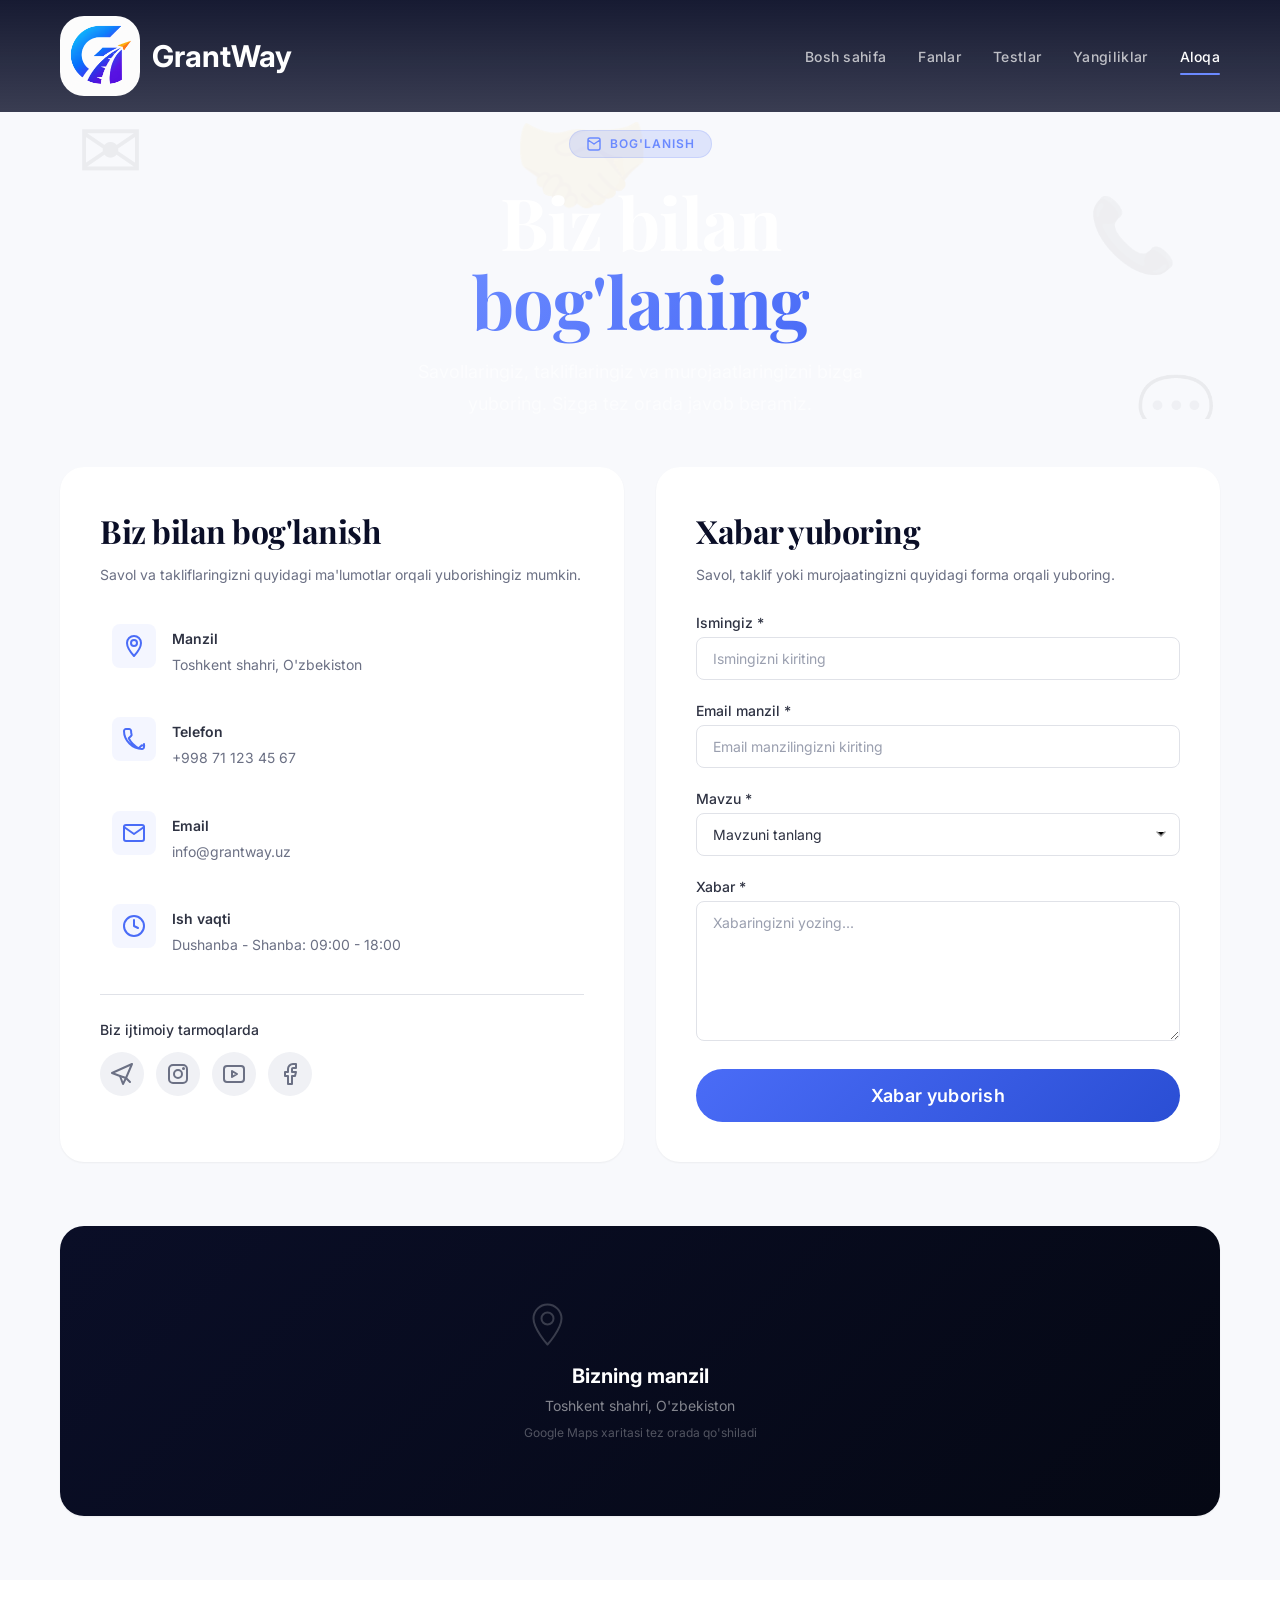
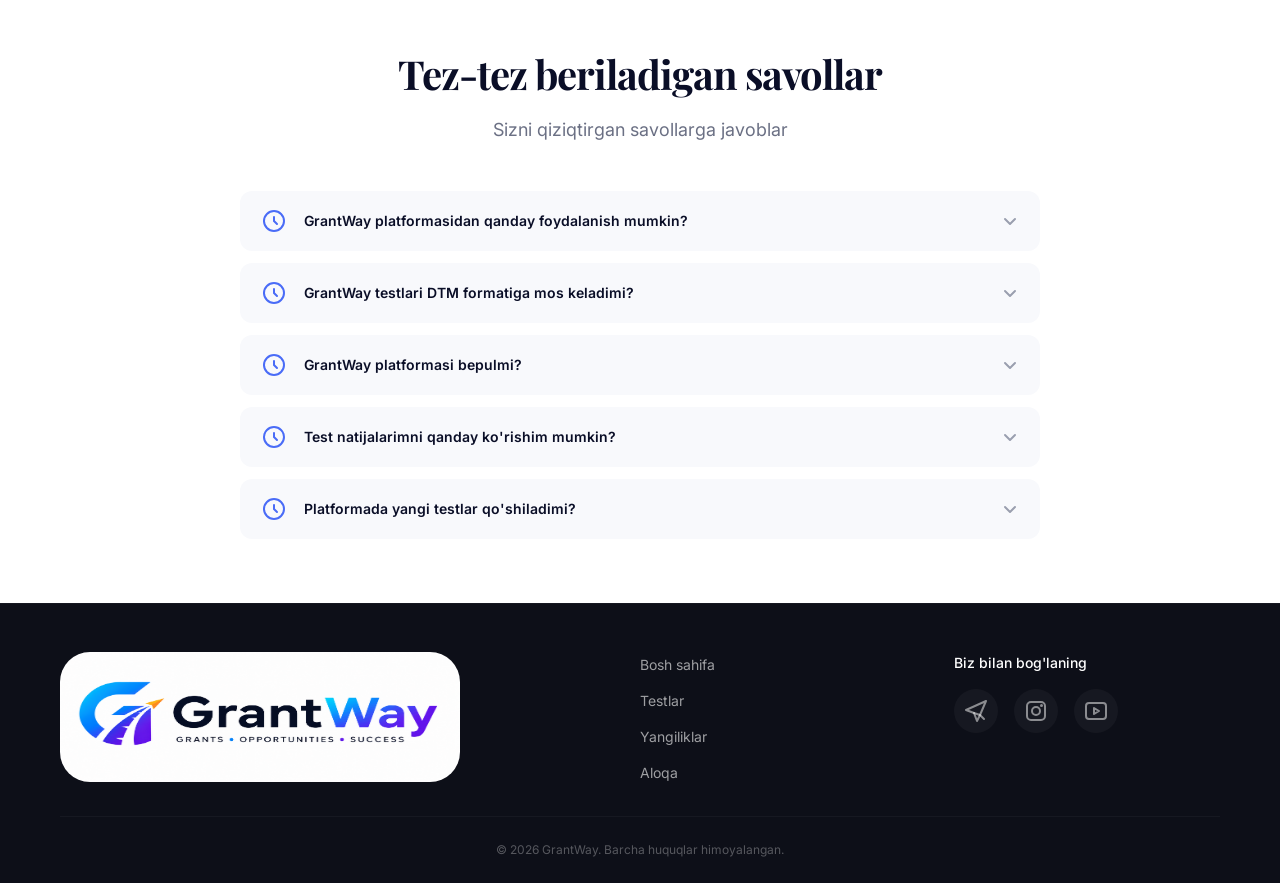
<file: pages/aloqa.html>
<!DOCTYPE html>
<html lang="uz">
<head>
    <!-- Meta ma'lumotlar -->
    <meta charset="UTF-8" />
    <meta name="viewport" content="width=device-width, initial-scale=1.0" />
    <meta name="description" content="GrantWay - Biz bilan bog'lanish. Savol, taklif va murojaatlaringizni qoldiring." />
    <meta name="theme-color" content="#0a0e27" />
    
    <!-- Favicon -->
    <link rel="icon" type="image/svg+xml" href="../assets/icons/favicon.svg" />
    <link rel="apple-touch-icon" href="../assets/icons/apple-touch-icon.png" />
    
    <!-- Fontlar -->
    <link rel="preconnect" href="https://fonts.googleapis.com" />
    <link rel="preconnect" href="https://fonts.gstatic.com" crossorigin />
    <link href="https://fonts.googleapis.com/css2?family=Inter:ital,wght@0,300;0,400;0,500;0,600;0,700;0,800;0,900;1,400&family=Playfair+Display:ital,wght@0,700;0,800;0,900;1,700&family=JetBrains+Mono:wght@400;600;700&display=swap" rel="stylesheet" />
    
    <!-- CSS -->
    <link rel="stylesheet" href="../style.css" />
    <link rel="stylesheet" href="../pages/pages.css" />
    
    <title>GrantWay - Aloqa | Grant sari ishonchli yo'l</title>
</head>
<body>
    <!-- ============================================ -->
    <!-- HEADER: Bosh sahifadagi header bilan bir xil -->
    <!-- ============================================ -->
    <header class="header" role="banner" aria-label="Sayt sarlavhasi">
        <div class="header__background" aria-hidden="true"></div>
        <div class="header__overlay" aria-hidden="true"></div>
        
        <div class="container header__container">
            <!-- Logo -->
            <a href="../index.html" class="header__logo" aria-label="GrantWay bosh sahifa">
                <img class="header__logo" src="./logo-rasm/grant-header-logo.png" alt="">
                <span class="header__logo-text">GrantWay</span>
            </a>
            
            <!-- Navigation -->
            <nav class="header__nav" role="navigation" aria-label="Asosiy menyu">
                <ul class="header__nav-list">
                    <li class="header__nav-item">
                        <a href="../index.html" class="header__nav-link">Bosh sahifa</a>
                    </li>
                    <li class="header__nav-item">
                        <a href="../index.html#fanlar" class="header__nav-link">Fanlar</a>
                    </li>
                    <li class="header__nav-item">
                        <a href="./testlar.html" class="header__nav-link">Testlar</a>
                    </li>
                    <li class="header__nav-item">
                        <a href="./yangiliklar.html" class="header__nav-link">Yangiliklar</a>
                    </li>
                    <li class="header__nav-item">
                        <a href="./aloqa.html" class="header__nav-link header__nav-link--active">Aloqa</a>
                    </li>
                </ul>
            </nav>
            
            <!-- Burger Menu -->
            <button class="header__burger" aria-label="Menyuni ochish/yopish" aria-expanded="false" aria-controls="mobile-menu">
                <span class="header__burger-line"></span>
                <span class="header__burger-line"></span>
                <span class="header__burger-line"></span>
            </button>
        </div>
        
        <!-- Mobile Menu -->
        <div class="header__mobile" id="mobile-menu" role="navigation" aria-label="Mobil menyu" hidden>
            <ul class="header__mobile-list">
                <li class="header__mobile-item">
                    <a href="../index.html" class="header__mobile-link">Bosh sahifa</a>
                </li>
                <li class="header__mobile-item">
                    <a href="../index.html#fanlar" class="header__mobile-link">Fanlar</a>
                </li>
                <li class="header__mobile-item">
                    <a href="./testlar.html" class="header__mobile-link">Testlar</a>
                </li>
                <li class="header__mobile-item">
                    <a href="./yangiliklar.html" class="header__mobile-link">Yangiliklar</a>
                </li>
                <li class="header__mobile-item">
                    <a href="./aloqa.html" class="header__mobile-link header__mobile-link--active">Aloqa</a>
                </li>
            </ul>
        </div>
    </header>

    <!-- ============================================ -->
    <!-- MAIN: Aloqa sahifasi kontenti -->
    <!-- ============================================ -->
    <main class="main" role="main"
                style="margin-top: 130px;>
        <!-- ============================================ -->
        <!-- HERO: Biz bilan bog'laning -->
        <!-- ============================================ -->
        <section class="contact-hero" aria-label="Aloqa banneri">
            <div class="contact-hero__background" aria-hidden="true">
                <span class="contact-hero__icon contact-hero__icon--1">✉</span>
                <span class="contact-hero__icon contact-hero__icon--2">📞</span>
                <span class="contact-hero__icon contact-hero__icon--3">📍</span>
                <span class="contact-hero__icon contact-hero__icon--4">💬</span>
                <span class="contact-hero__icon contact-hero__icon--5">📧</span>
                <span class="contact-hero__icon contact-hero__icon--6">🤝</span>
            </div>
            
            <div class="container contact-hero__container">
                <div class="contact-hero__content">
                    <div class="contact-hero__badge">
                        <svg width="16" height="16" viewBox="0 0 16 16" fill="none" xmlns="http://www.w3.org/2000/svg" aria-hidden="true">
                            <path d="M2 4L8 8L14 4M2 4V12M2 4C2 2.89543 2.89543 2 4 2H12C13.1046 2 14 2.89543 14 4M14 4V12M14 12C14 13.1046 13.1046 14 12 14H4C2.89543 14 2 13.1046 2 12M8 8L14 4M8 8L2 4" stroke="currentColor" stroke-width="1.5" stroke-linecap="round" stroke-linejoin="round" />
                        </svg>
                        <span>Bog'lanish</span>
                    </div>
                    
                    <h1 class="contact-hero__title">
                        Biz bilan <br />
                        <span class="contact-hero__title-highlight">bog'laning</span>
                    </h1>
                    
                    <p class="contact-hero__description">
                        Savollaringiz, takliflaringiz va murojaatlaringizni bizga yuboring. Sizga tez orada javob beramiz.
                    </p>
                </div>
            </div>
        </section>

        <!-- ============================================ -->
        <!-- ALOQA: Kontakt ma'lumotlari va forma -->
        <!-- ============================================ -->
        <section class="contact-section" aria-label="Aloqa ma'lumotlari">
            <div class="container">
                <div class="contact-section__grid">
                    <!-- Chap: Kontakt ma'lumotlari -->
                    <div class="contact-info">
                        <h2 class="contact-info__title">Biz bilan bog'lanish</h2>
                        <p class="contact-info__description">
                            Savol va takliflaringizni quyidagi ma'lumotlar orqali yuborishingiz mumkin.
                        </p>
                        
                        <div class="contact-info__items">
                            <!-- Manzil -->
                            <div class="contact-info-item">
                                <div class="contact-info-item__icon" aria-hidden="true">
                                    <svg width="24" height="24" viewBox="0 0 24 24" fill="none" xmlns="http://www.w3.org/2000/svg">
                                        <path d="M12 2C8.13 2 5 5.13 5 9C5 14.25 12 22 12 22C12 22 19 14.25 19 9C19 5.13 15.87 2 12 2Z" stroke="currentColor" stroke-width="2" stroke-linecap="round" stroke-linejoin="round" />
                                        <circle cx="12" cy="9" r="3" stroke="currentColor" stroke-width="2" />
                                    </svg>
                                </div>
                                <div class="contact-info-item__content">
                                    <h3 class="contact-info-item__title">Manzil</h3>
                                    <p class="contact-info-item__text">Toshkent shahri, O'zbekiston</p>
                                </div>
                            </div>
                            
                            <!-- Telefon -->
                            <div class="contact-info-item">
                                <div class="contact-info-item__icon" aria-hidden="true">
                                    <svg width="24" height="24" viewBox="0 0 24 24" fill="none" xmlns="http://www.w3.org/2000/svg">
                                        <path d="M22 16.92V20C22 20.5304 21.7893 21.0391 21.4142 21.4142C21.0391 21.7893 20.5304 22 20 22C10.5 22 2 13.5 2 4C2 3.46957 2.21071 2.96086 2.58579 2.58579C2.96086 2.21071 3.46957 2 4 2H7.08C7.61043 2 8.11914 2.21071 8.49421 2.58579C8.86929 2.96086 9.08 3.46957 9.08 4C9.08 5.24 9.26 6.44 9.59 7.56C9.72 7.98 9.6 8.44 9.24 8.74L6.72 11.26C8.76 15.28 12.72 19.24 16.74 21.28L19.26 18.76C19.56 18.4 20.02 18.28 20.44 18.41C21.56 18.74 22.76 18.92 22 18.92V16.92Z" stroke="currentColor" stroke-width="2" stroke-linecap="round" stroke-linejoin="round" />
                                    </svg>
                                </div>
                                <div class="contact-info-item__content">
                                    <h3 class="contact-info-item__title">Telefon</h3>
                                    <p class="contact-info-item__text">+998 71 123 45 67</p>
                                </div>
                            </div>
                            
                            <!-- Email -->
                            <div class="contact-info-item">
                                <div class="contact-info-item__icon" aria-hidden="true">
                                    <svg width="24" height="24" viewBox="0 0 24 24" fill="none" xmlns="http://www.w3.org/2000/svg">
                                        <path d="M4 4H20C21.1 4 22 4.9 22 6V18C22 19.1 21.1 20 20 20H4C2.9 20 2 19.1 2 18V6C2 4.9 2.9 4 4 4Z" stroke="currentColor" stroke-width="2" stroke-linecap="round" stroke-linejoin="round" />
                                        <path d="M22 6L12 13L2 6" stroke="currentColor" stroke-width="2" stroke-linecap="round" stroke-linejoin="round" />
                                    </svg>
                                </div>
                                <div class="contact-info-item__content">
                                    <h3 class="contact-info-item__title">Email</h3>
                                    <p class="contact-info-item__text">info@grantway.uz</p>
                                </div>
                            </div>
                            
                            <!-- Ish vaqti -->
                            <div class="contact-info-item">
                                <div class="contact-info-item__icon" aria-hidden="true">
                                    <svg width="24" height="24" viewBox="0 0 24 24" fill="none" xmlns="http://www.w3.org/2000/svg">
                                        <circle cx="12" cy="12" r="10" stroke="currentColor" stroke-width="2" />
                                        <path d="M12 6V12L16 14" stroke="currentColor" stroke-width="2" stroke-linecap="round" stroke-linejoin="round" />
                                    </svg>
                                </div>
                                <div class="contact-info-item__content">
                                    <h3 class="contact-info-item__title">Ish vaqti</h3>
                                    <p class="contact-info-item__text">Dushanba - Shanba: 09:00 - 18:00</p>
                                </div>
                            </div>
                        </div>
                        
                        <!-- Ijtimoiy tarmoqlar -->
                        <div class="contact-info__social">
                            <span class="contact-info__social-label">Biz ijtimoiy tarmoqlarda</span>
                            <div class="contact-info__social-links">
                                <a href="#" aria-label="Telegram" class="contact-info__social-link">
                                    <svg width="24" height="24" viewBox="0 0 24 24" fill="none" xmlns="http://www.w3.org/2000/svg">
                                        <path d="M22 2L2 11L10 14L13 22L16 16L22 2Z" stroke="currentColor" stroke-width="2" stroke-linejoin="round" />
                                        <path d="M16 16L20 20M16 16L10 14" stroke="currentColor" stroke-width="2" stroke-linecap="round" />
                                    </svg>
                                </a>
                                <a href="#" aria-label="Instagram" class="contact-info__social-link">
                                    <svg width="24" height="24" viewBox="0 0 24 24" fill="none" xmlns="http://www.w3.org/2000/svg">
                                        <rect x="3" y="3" width="18" height="18" rx="4" stroke="currentColor" stroke-width="2" />
                                        <circle cx="12" cy="12" r="4" stroke="currentColor" stroke-width="2" />
                                        <circle cx="17.5" cy="6.5" r="1.5" fill="currentColor" />
                                    </svg>
                                </a>
                                <a href="#" aria-label="YouTube" class="contact-info__social-link">
                                    <svg width="24" height="24" viewBox="0 0 24 24" fill="none" xmlns="http://www.w3.org/2000/svg">
                                        <rect x="2" y="4" width="20" height="16" rx="3" stroke="currentColor" stroke-width="2" />
                                        <path d="M10 9L15 12L10 15V9Z" stroke="currentColor" stroke-width="2" stroke-linejoin="round" />
                                    </svg>
                                </a>
                                <a href="#" aria-label="Facebook" class="contact-info__social-link">
                                    <svg width="24" height="24" viewBox="0 0 24 24" fill="none" xmlns="http://www.w3.org/2000/svg">
                                        <path d="M18 2H15C13.6739 2 12.4021 2.52678 11.4645 3.46447C10.5268 4.40215 10 5.67392 10 7V10H7V14H10V22H14V14H17L18 10H14V7C14 6.73478 14.1054 6.48043 14.2929 6.29289C14.4804 6.10536 14.7348 6 15 6H18V2Z" stroke="currentColor" stroke-width="2" stroke-linecap="round" stroke-linejoin="round" />
                                    </svg>
                                </a>
                            </div>
                        </div>
                    </div>
                    
                    <!-- O'ng: Aloqa formasi -->
                    <div class="contact-form-wrapper">
                        <h2 class="contact-form-wrapper__title">Xabar yuboring</h2>
                        <p class="contact-form-wrapper__description">
                            Savol, taklif yoki murojaatingizni quyidagi forma orqali yuboring.
                        </p>
                        
                        <form class="contact-form" id="contactForm" action="#" method="POST" novalidate>
                            <div class="contact-form__group">
                                <label for="contactName" class="contact-form__label">Ismingiz *</label>
                                <input type="text" id="contactName" class="contact-form__input" placeholder="Ismingizni kiriting" required />
                                <span class="contact-form__error" role="alert"></span>
                            </div>
                            
                            <div class="contact-form__group">
                                <label for="contactEmail" class="contact-form__label">Email manzil *</label>
                                <input type="email" id="contactEmail" class="contact-form__input" placeholder="Email manzilingizni kiriting" required />
                                <span class="contact-form__error" role="alert"></span>
                            </div>
                            
                            <div class="contact-form__group">
                                <label for="contactSubject" class="contact-form__label">Mavzu *</label>
                                <select id="contactSubject" class="contact-form__select" required>
                                    <option value="">Mavzuni tanlang</option>
                                    <option value="savol">Savol</option>
                                    <option value="taklif">Taklif</option>
                                    <option value="muammo">Muammo haqida</option>
                                    <option value="hamkorlik">Hamkorlik</option>
                                    <option value="boshqa">Boshqa</option>
                                </select>
                                <span class="contact-form__error" role="alert"></span>
                            </div>
                            
                            <div class="contact-form__group">
                                <label for="contactMessage" class="contact-form__label">Xabar *</label>
                                <textarea id="contactMessage" class="contact-form__textarea" placeholder="Xabaringizni yozing..." required></textarea>
                                <span class="contact-form__error" role="alert"></span>
                            </div>
                            
                            <button type="submit" class="contact-form__submit cta-button cta-button--large">
                                <span class="cta-button__text">Xabar yuborish</span>
                                <span class="cta-button__ripple" aria-hidden="true"></span>
                                <span class="cta-button__glow" aria-hidden="true"></span>
                            </button>
                            
                            <div class="contact-form__success" role="status" style="display: none;">
                                <svg width="24" height="24" viewBox="0 0 24 24" fill="none" xmlns="http://www.w3.org/2000/svg">
                                    <circle cx="12" cy="12" r="10" stroke="currentColor" stroke-width="2" />
                                    <path d="M8 12L11 15L16 9" stroke="currentColor" stroke-width="2" stroke-linecap="round" stroke-linejoin="round" />
                                </svg>
                                <span>Xabaringiz muvaffaqiyatli yuborildi!</span>
                            </div>
                        </form>
                    </div>
                </div>
            </div>
        </section>

        <!-- ============================================ -->
        <!-- XARITA: Google Maps o'rniga placeholder -->
        <!-- ============================================ -->
        <section class="contact-map" aria-label="Bizning manzil">
            <div class="container">
                <div class="contact-map__wrapper">
                    <div class="contact-map__placeholder">
                        <div class="contact-map__content">
                            <svg width="48" height="48" viewBox="0 0 48 48" fill="none" xmlns="http://www.w3.org/2000/svg" aria-hidden="true">
                                <path d="M24 4C16.27 4 10 10.27 10 18C10 28.5 24 44 24 44C24 44 38 28.5 38 18C38 10.27 31.73 4 24 4Z" stroke="currentColor" stroke-width="2" stroke-linecap="round" stroke-linejoin="round" />
                                <circle cx="24" cy="18" r="6" stroke="currentColor" stroke-width="2" />
                            </svg>
                            <h3 class="contact-map__title">Bizning manzil</h3>
                            <p class="contact-map__address">Toshkent shahri, O'zbekiston</p>
                            <p class="contact-map__note">Google Maps xaritasi tez orada qo'shiladi</p>
                        </div>
                    </div>
                </div>
            </div>
        </section>

        <!-- ============================================ -->
        <!-- FAQ: Tez-tez beriladigan savollar -->
        <!-- ============================================ -->
        <section class="contact-faq" aria-label="Tez-tez beriladigan savollar">
            <div class="container">
                <div class="contact-faq__header">
                    <h2 class="contact-faq__title">Tez-tez beriladigan savollar</h2>
                    <p class="contact-faq__subtitle">Sizni qiziqtirgan savollarga javoblar</p>
                </div>
                
                <div class="contact-faq__accordion">
                    <!-- Savol 1 -->
                    <div class="faq-item" role="listitem">
                        <button class="faq-item__trigger" aria-expanded="false" aria-controls="faq-1">
                            <span class="faq-item__icon" aria-hidden="true">
                                <svg width="24" height="24" viewBox="0 0 24 24" fill="none" xmlns="http://www.w3.org/2000/svg">
                                    <circle cx="12" cy="12" r="10" stroke="currentColor" stroke-width="2" />
                                    <path d="M12 8V12L15 15" stroke="currentColor" stroke-width="2" stroke-linecap="round" />
                                </svg>
                            </span>
                            <span class="faq-item__title">GrantWay platformasidan qanday foydalanish mumkin?</span>
                            <span class="faq-item__arrow" aria-hidden="true">
                                <svg width="20" height="20" viewBox="0 0 20 20" fill="none" xmlns="http://www.w3.org/2000/svg">
                                    <path d="M5 8L10 13L15 8" stroke="currentColor" stroke-width="2" stroke-linecap="round" stroke-linejoin="round" />
                                </svg>
                            </span>
                        </button>
                        <div class="faq-item__content" id="faq-1" role="region">
                            <div class="faq-item__body">
                                <p>GrantWay platformasidan foydalanish juda oson. Siz faqat ro'yxatdan o'tishingiz, o'zingizga kerakli fan va mavzularni tanlashingiz, so'ngra testlarni yechishingiz mumkin. Barcha testlar interaktiv va natijalar real vaqtda ko'rsatiladi.</p>
                            </div>
                        </div>
                    </div>

                    <!-- Savol 2 -->
                    <div class="faq-item" role="listitem">
                        <button class="faq-item__trigger" aria-expanded="false" aria-controls="faq-2">
                            <span class="faq-item__icon" aria-hidden="true">
                                <svg width="24" height="24" viewBox="0 0 24 24" fill="none" xmlns="http://www.w3.org/2000/svg">
                                    <circle cx="12" cy="12" r="10" stroke="currentColor" stroke-width="2" />
                                    <path d="M12 8V12L15 15" stroke="currentColor" stroke-width="2" stroke-linecap="round" />
                                </svg>
                            </span>
                            <span class="faq-item__title">GrantWay testlari DTM formatiga mos keladimi?</span>
                            <span class="faq-item__arrow" aria-hidden="true">
                                <svg width="20" height="20" viewBox="0 0 20 20" fill="none" xmlns="http://www.w3.org/2000/svg">
                                    <path d="M5 8L10 13L15 8" stroke="currentColor" stroke-width="2" stroke-linecap="round" stroke-linejoin="round" />
                                </svg>
                            </span>
                        </button>
                        <div class="faq-item__content" id="faq-2" role="region">
                            <div class="faq-item__body">
                                <p>Ha, GrantWay testlari DTM formatiga to'liq mos keladi. Testlar DTM talablariga muvofiq tayyorlangan bo'lib, abituriyentlarga real imtihonga tayyorlanish uchun qulay imkoniyat yaratadi.</p>
                            </div>
                        </div>
                    </div>

                    <!-- Savol 3 -->
                    <div class="faq-item" role="listitem">
                        <button class="faq-item__trigger" aria-expanded="false" aria-controls="faq-3">
                            <span class="faq-item__icon" aria-hidden="true">
                                <svg width="24" height="24" viewBox="0 0 24 24" fill="none" xmlns="http://www.w3.org/2000/svg">
                                    <circle cx="12" cy="12" r="10" stroke="currentColor" stroke-width="2" />
                                    <path d="M12 8V12L15 15" stroke="currentColor" stroke-width="2" stroke-linecap="round" />
                                </svg>
                            </span>
                            <span class="faq-item__title">GrantWay platformasi bepulmi?</span>
                            <span class="faq-item__arrow" aria-hidden="true">
                                <svg width="20" height="20" viewBox="0 0 20 20" fill="none" xmlns="http://www.w3.org/2000/svg">
                                    <path d="M5 8L10 13L15 8" stroke="currentColor" stroke-width="2" stroke-linecap="round" stroke-linejoin="round" />
                                </svg>
                            </span>
                        </button>
                        <div class="faq-item__content" id="faq-3" role="region">
                            <div class="faq-item__body">
                                <p>GrantWay platformasi foydalanuvchilar uchun to'liq bepul. Siz hech qanday to'lovsiz barcha testlardan foydalanishingiz va o'z bilimingizni sinab ko'rishingiz mumkin.</p>
                            </div>
                        </div>
                    </div>

                    <!-- Savol 4 -->
                    <div class="faq-item" role="listitem">
                        <button class="faq-item__trigger" aria-expanded="false" aria-controls="faq-4">
                            <span class="faq-item__icon" aria-hidden="true">
                                <svg width="24" height="24" viewBox="0 0 24 24" fill="none" xmlns="http://www.w3.org/2000/svg">
                                    <circle cx="12" cy="12" r="10" stroke="currentColor" stroke-width="2" />
                                    <path d="M12 8V12L15 15" stroke="currentColor" stroke-width="2" stroke-linecap="round" />
                                </svg>
                            </span>
                            <span class="faq-item__title">Test natijalarimni qanday ko'rishim mumkin?</span>
                            <span class="faq-item__arrow" aria-hidden="true">
                                <svg width="20" height="20" viewBox="0 0 20 20" fill="none" xmlns="http://www.w3.org/2000/svg">
                                    <path d="M5 8L10 13L15 8" stroke="currentColor" stroke-width="2" stroke-linecap="round" stroke-linejoin="round" />
                                </svg>
                            </span>
                        </button>
                        <div class="faq-item__content" id="faq-4" role="region">
                            <div class="faq-item__body">
                                <p>Har bir testni tugatganingizdan so'ng natijangiz avtomatik tarzda ekranda ko'rsatiladi. Shuningdek, siz o'z profilingizda barcha test natijalarini va statistikani ko'rishingiz mumkin.</p>
                            </div>
                        </div>
                    </div>

                    <!-- Savol 5 -->
                    <div class="faq-item" role="listitem">
                        <button class="faq-item__trigger" aria-expanded="false" aria-controls="faq-5">
                            <span class="faq-item__icon" aria-hidden="true">
                                <svg width="24" height="24" viewBox="0 0 24 24" fill="none" xmlns="http://www.w3.org/2000/svg">
                                    <circle cx="12" cy="12" r="10" stroke="currentColor" stroke-width="2" />
                                    <path d="M12 8V12L15 15" stroke="currentColor" stroke-width="2" stroke-linecap="round" />
                                </svg>
                            </span>
                            <span class="faq-item__title">Platformada yangi testlar qo'shiladimi?</span>
                            <span class="faq-item__arrow" aria-hidden="true">
                                <svg width="20" height="20" viewBox="0 0 20 20" fill="none" xmlns="http://www.w3.org/2000/svg">
                                    <path d="M5 8L10 13L15 8" stroke="currentColor" stroke-width="2" stroke-linecap="round" stroke-linejoin="round" />
                                </svg>
                            </span>
                        </button>
                        <div class="faq-item__content" id="faq-5" role="region">
                            <div class="faq-item__body">
                                <p>Ha, biz doimiy ravishda yangi testlar va savollarni platformaga qo'shib boramiz. DTM o'zgarishlariga mos ravishda testlar yangilanib turadi.</p>
                            </div>
                        </div>
                    </div>
                </div>
            </div>
        </section>
    </main>

    <!-- ============================================ -->
    <!-- FOOTER: Bosh sahifadagi footer bilan bir xil -->
    <!-- ============================================ -->
    <footer class="footer" role="contentinfo" aria-label="Sayt pastki qismi">
        <div class="container">
            <div class="footer__grid">
                <div class="footer__brand">
                    <img class="footer__logo" src="./logo-rasm/grant-logo.png" alt="">
                </div>
                
                <nav class="footer__nav" aria-label="Footer menyusi">
                    <ul class="footer__nav-list">
                        <li><a href="../index.html">Bosh sahifa</a></li>
                        <li><a href="./testlar.html">Testlar</a></li>
                        <li><a href="./yangiliklar.html">Yangiliklar</a></li>
                        <li><a href="./aloqa.html">Aloqa</a></li>
                    </ul>
                </nav>
                
                <div class="footer__social">
                    <span class="footer__social-label">Biz bilan bog'laning</span>
                    <div class="footer__social-links">
                        <a href="https://telegram.me/primeziyo_uz" aria-label="Telegram" class="footer__social-link">
                            <svg width="24" height="24" viewBox="0 0 24 24" fill="none" xmlns="http://www.w3.org/2000/svg" aria-hidden="true">
                                <path d="M22 2L2 11L10 14L13 22L16 16L22 2Z" stroke="currentColor" stroke-width="2" stroke-linejoin="round" />
                                <path d="M16 16L20 20M16 16L10 14" stroke="currentColor" stroke-width="2" stroke-linecap="round" />
                            </svg>
                        </a>
                        <a href="https://www.instagram.com/primeziyo.uz/" aria-label="Instagram" class="footer__social-link">
                            <svg width="24" height="24" viewBox="0 0 24 24" fill="none" xmlns="http://www.w3.org/2000/svg" aria-hidden="true">
                                <rect x="3" y="3" width="18" height="18" rx="4" stroke="currentColor" stroke-width="2" />
                                <circle cx="12" cy="12" r="4" stroke="currentColor" stroke-width="2" />
                                <circle cx="17.5" cy="6.5" r="1.5" fill="currentColor" />
                            </svg>
                        </a>
                        <a href="#" aria-label="YouTube" class="footer__social-link">
                            <svg width="24" height="24" viewBox="0 0 24 24" fill="none" xmlns="http://www.w3.org/2000/svg" aria-hidden="true">
                                <rect x="2" y="4" width="20" height="16" rx="3" stroke="currentColor" stroke-width="2" />
                                <path d="M10 9L15 12L10 15V9Z" stroke="currentColor" stroke-width="2" stroke-linejoin="round" />
                            </svg>
                        </a>
                    </div>
                </div>
            </div>
            
            <div class="footer__bottom">
                <p class="footer__copyright">&copy; 2026 GrantWay. Barcha huquqlar himoyalangan.</p>
            </div>
        </div>
    </footer>

    <!-- ============================================ -->
    <!-- SCRIPTS -->
    <!-- ============================================ -->
    <script src="../script.js" defer></script>
    <script src="../pages/pages.js" defer></script>
</body>
</html>
</file>
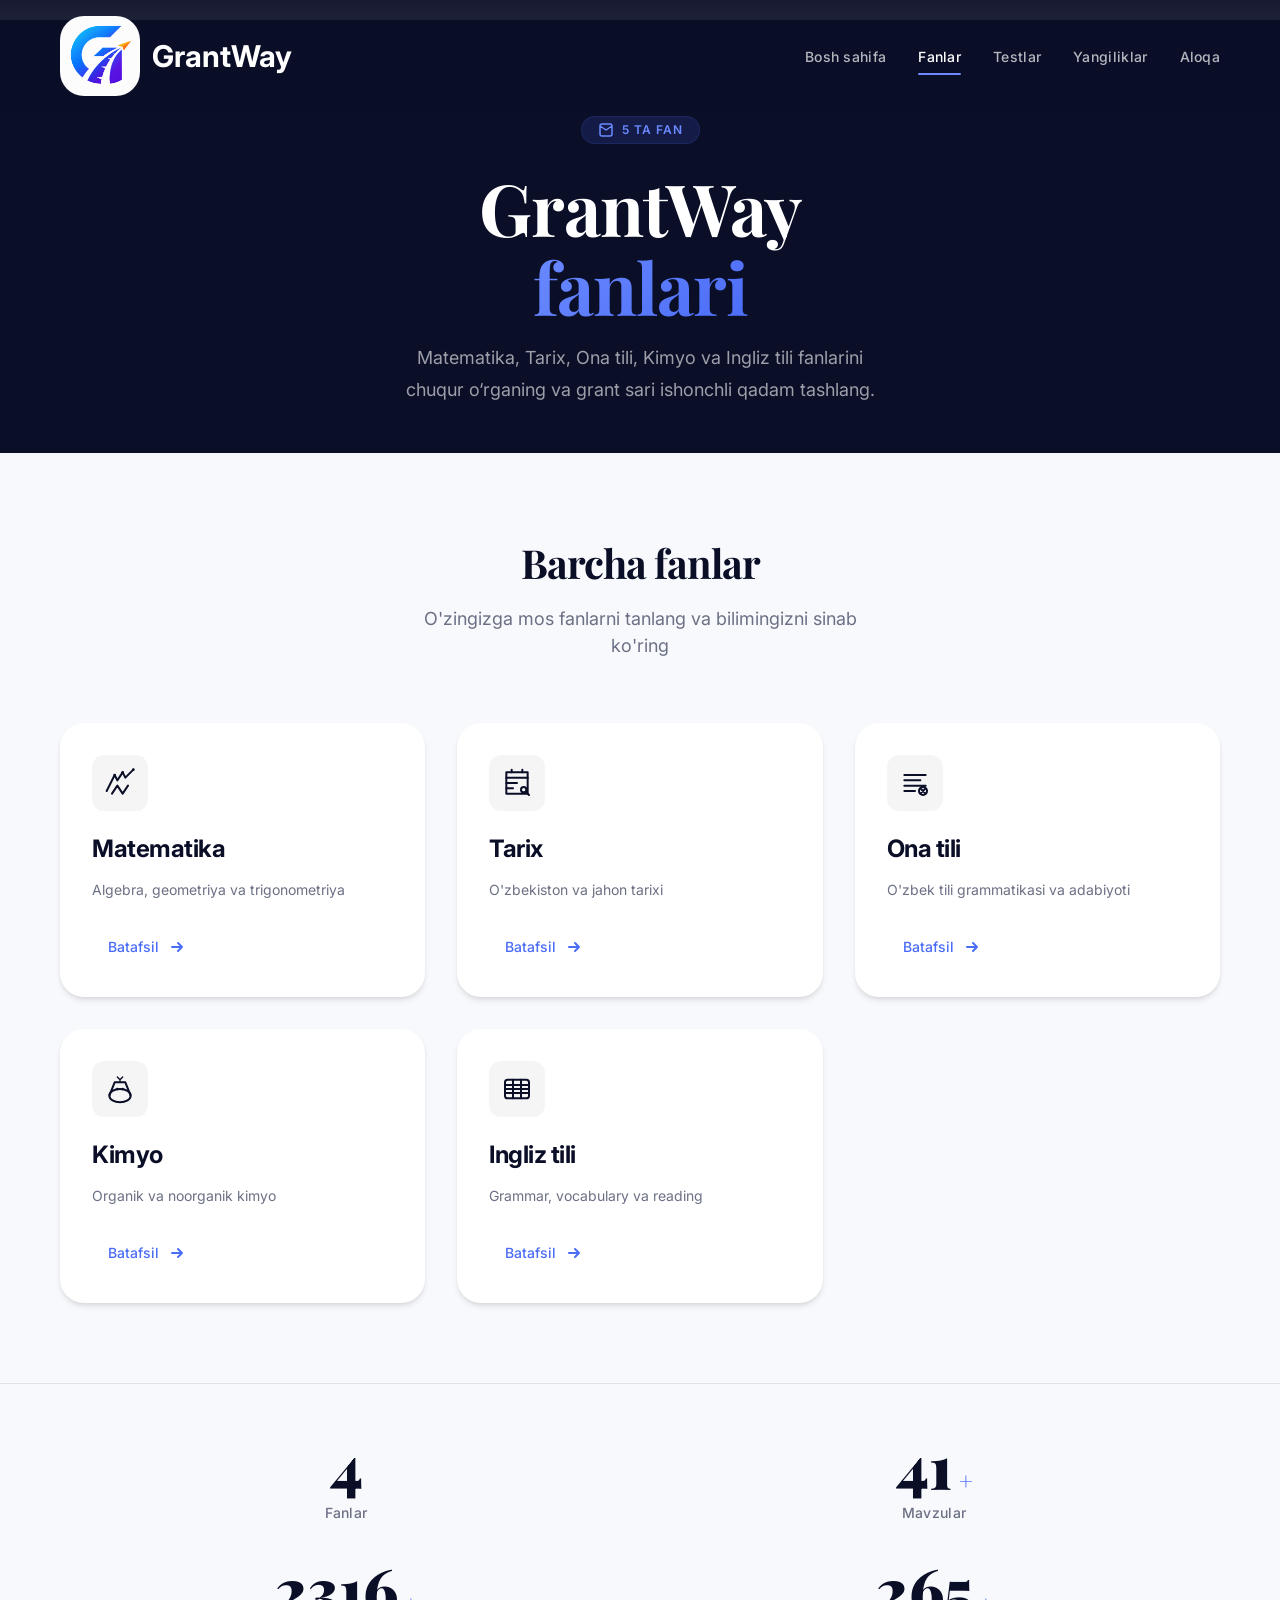
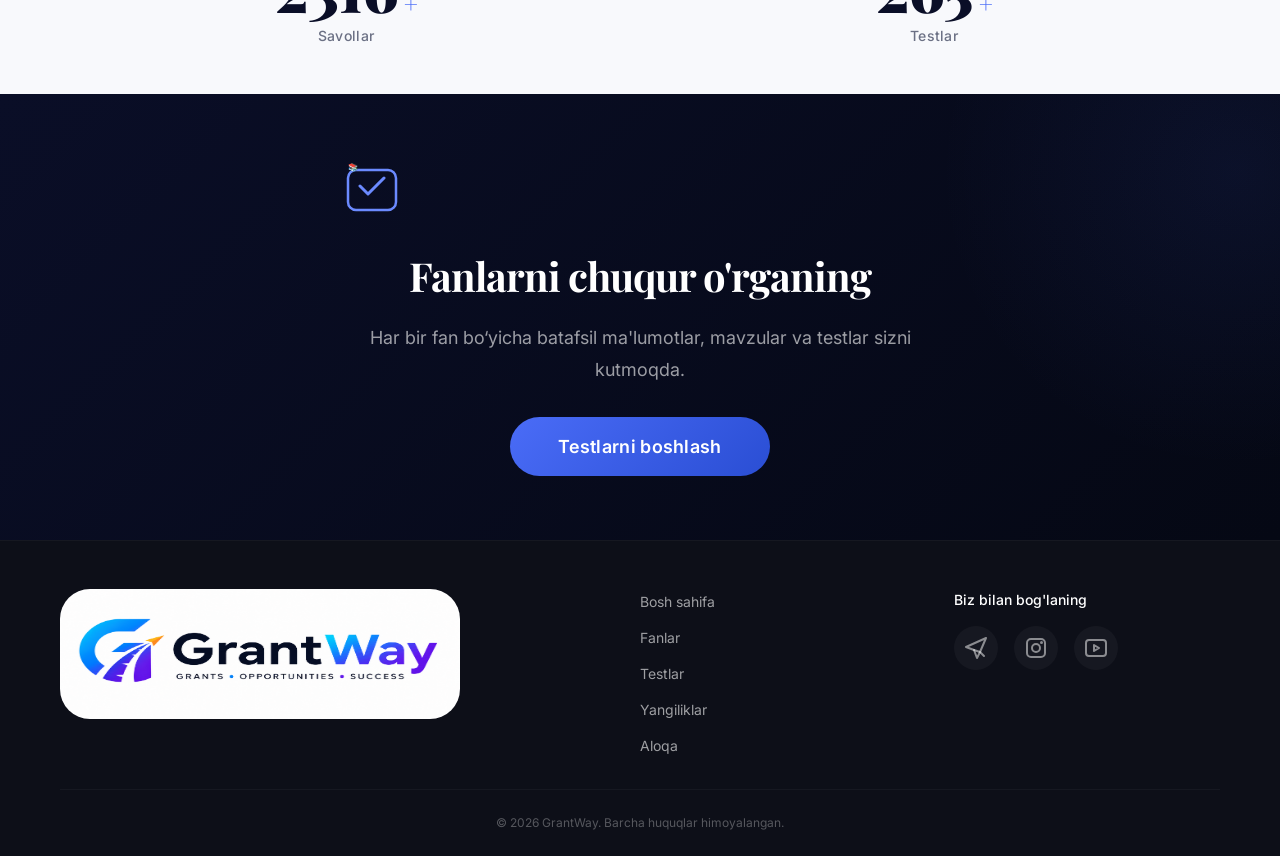
<file: pages/Fanlar.html>
<!DOCTYPE html>
<html lang="uz">
<head>
    <!-- Meta ma'lumotlar -->
    <meta charset="UTF-8" />
    <meta name="viewport" content="width=device-width, initial-scale=1.0" />
    <meta name="description" content="GrantWay - Barcha fanlar. Matematika, Tarix, Ona tili, Kimyo va Ingliz tili fanlarini o'rganing." />
    <meta name="theme-color" content="#0a0e27" />
    
    <!-- Favicon -->
    <link rel="icon" type="image/svg+xml" href="../assets/icons/favicon.svg" />
    <link rel="apple-touch-icon" href="../assets/icons/apple-touch-icon.png" />
    
    <!-- Fontlar -->
    <link rel="preconnect" href="https://fonts.googleapis.com" />
    <link rel="preconnect" href="https://fonts.gstatic.com" crossorigin />
    <link href="https://fonts.googleapis.com/css2?family=Inter:ital,wght@0,300;0,400;0,500;0,600;0,700;0,800;0,900;1,400&family=Playfair+Display:ital,wght@0,700;0,800;0,900;1,700&display=swap" rel="stylesheet" />
    
    <!-- CSS -->
    <link rel="stylesheet" href="../style.css" />
    <link rel="stylesheet" href="../pages/pages.css" />
    
    <title>GrantWay - Fanlar | Grant sari ishonchli yo'l</title>
</head>
<body>
    <!-- ============================================ -->
    <!-- HEADER: Transparent, Sticky, Blur -->
    <!-- ============================================ -->
    <header class="header" role="banner" aria-label="Sayt sarlavhasi">
        <div class="header__background" aria-hidden="true"></div>
        <div class="header__overlay" aria-hidden="true"></div>
        
        <div class="container header__container">
            <!-- Logo -->
            <a href="../index.html" class="header__logo" aria-label="GrantWay bosh sahifa">
                <img class="header__logo" src="./logo-rasm/grant-header-logo.png" alt="">
                <span class="header__logo-text">GrantWay</span>
            </a>
            
            <!-- Navigation -->
            <nav class="header__nav" role="navigation" aria-label="Asosiy menyu">
                <ul class="header__nav-list">
                    <li class="header__nav-item">
                        <a href="../index.html" class="header__nav-link">Bosh sahifa</a>
                    </li>
                    <li class="header__nav-item">
                        <a href="./fanlar.html" class="header__nav-link header__nav-link--active">Fanlar</a>
                    </li>
                    <li class="header__nav-item">
                        <a href="./testlar.html" class="header__nav-link">Testlar</a>
                    </li>
                    <li class="header__nav-item">
                        <a href="./yangiliklar.html" class="header__nav-link">Yangiliklar</a>
                    </li>
                    <li class="header__nav-item">
                        <a href="./aloqa.html" class="header__nav-link">Aloqa</a>
                    </li>
                </ul>
            </nav>
            
            <!-- Burger Menu -->
            <button class="header__burger" aria-label="Menyuni ochish/yopish" aria-expanded="false" aria-controls="mobile-menu">
                <span class="header__burger-line"></span>
                <span class="header__burger-line"></span>
                <span class="header__burger-line"></span>
            </button>
        </div>
        
        <!-- Mobile Menu -->
        <div class="header__mobile" id="mobile-menu" role="navigation" aria-label="Mobil menyu" hidden>
            <ul class="header__mobile-list">
                <li class="header__mobile-item">
                    <a href="../index.html" class="header__mobile-link">Bosh sahifa</a>
                </li>
                <li class="header__mobile-item">
                    <a href="./fanlar.html" class="header__mobile-link header__mobile-link--active">Fanlar</a>
                </li>
                <li class="header__mobile-item">
                    <a href="./testlar.html" class="header__mobile-link">Testlar</a>
                </li>
                <li class="header__mobile-item">
                    <a href="./yangiliklar.html" class="header__mobile-link">Yangiliklar</a>
                </li>
                <li class="header__mobile-item">
                    <a href="./aloqa.html" class="header__mobile-link">Aloqa</a>
                </li>
            </ul>
        </div>
    </header>

    <!-- ============================================ -->
    <!-- MAIN: Fanlar sahifasi kontenti -->
    <!-- ============================================ -->
    <main class="main" role="main" 
                    style="margin-top: 20px;">
        <!-- ============================================ -->
        <!-- HERO: Fanlar sahifasi banneri -->
        <!-- ============================================ -->
        <section class="fanlar-hero" aria-label="Fanlar banneri">
            <div class="fanlar-hero__background" aria-hidden="true">
                <span class="fanlar-hero__icon fanlar-hero__icon--1">📚</span>
                <span class="fanlar-hero__icon fanlar-hero__icon--2">🎯</span>
                <span class="fanlar-hero__icon fanlar-hero__icon--3">📖</span>
                <span class="fanlar-hero__icon fanlar-hero__icon--4">⚡</span>
                <span class="fanlar-hero__icon fanlar-hero__icon--5">🌟</span>
                <span class="fanlar-hero__icon fanlar-hero__icon--6">🏆</span>
            </div>
            
            <div class="container fanlar-hero__container">
                <div class="fanlar-hero__content">
                    <div class="fanlar-hero__badge">
                        <svg width="16" height="16" viewBox="0 0 16 16" fill="none" xmlns="http://www.w3.org/2000/svg" aria-hidden="true">
                            <path d="M2 4L8 8L14 4M2 4V12M2 4C2 2.89543 2.89543 2 4 2H12C13.1046 2 14 2.89543 14 4M14 4V12M14 12C14 13.1046 13.1046 14 12 14H4C2.89543 14 2 13.1046 2 12M8 8L14 4M8 8L2 4" stroke="currentColor" stroke-width="1.5" stroke-linecap="round" stroke-linejoin="round" />
                        </svg>
                        <span>5 ta fan</span>
                    </div>
                    
                    <h1 class="fanlar-hero__title">
                        GrantWay <br />
                        <span class="fanlar-hero__title-highlight">fanlari</span>
                    </h1>
                    
                    <p class="fanlar-hero__description">
                        Matematika, Tarix, Ona tili, Kimyo va Ingliz tili fanlarini chuqur o‘rganing va grant sari ishonchli qadam tashlang.
                    </p>
                </div>
            </div>
        </section>

        <!-- ============================================ -->
        <!-- FANLAR: 5 ta fan kartalari -->
        <!-- ============================================ -->
        <section class="subjects" id="fanlar" aria-label="Fanlar bo'limi">
            <div class="container">
                <div class="subjects__header">
                    <h2 class="subjects__title">Barcha fanlar</h2>
                    <p class="subjects__subtitle">O'zingizga mos fanlarni tanlang va bilimingizni sinab ko'ring</p>
                </div>
                
                <div class="subjects__grid">
                    <!-- Matematika -->
                    <article class="subject-card subject-card--matematika" data-subject="matematika">
                        <div class="subject-card__background" aria-hidden="true"></div>
                        <div class="subject-card__content">
                            <div class="subject-card__icon-wrapper">
                                <svg class="subject-card__icon" width="48" height="48" viewBox="0 0 48 48" fill="none" xmlns="http://www.w3.org/2000/svg" aria-hidden="true">
                                    <path d="M4 36L16 12L20 20L28 8L32 16L44 4" stroke="currentColor" stroke-width="3" stroke-linecap="round" stroke-linejoin="round" />
                                    <path d="M12 40L20 28L28 40L36 28" stroke="currentColor" stroke-width="3" stroke-linecap="round" stroke-linejoin="round" />
                                    <circle cx="16" cy="12" r="2" fill="currentColor" />
                                    <circle cx="28" cy="8" r="2" fill="currentColor" />
                                    <circle cx="44" cy="4" r="2" fill="currentColor" />
                                </svg>
                            </div>
                            <h3 class="subject-card__title">Matematika</h3>
                            <p class="subject-card__description">Algebra, geometriya va trigonometriya</p>
                            <a href="./matematika.html" class="subject-card__link" aria-label="Matematika faniga o'tish">
                                <span>Batafsil</span>
                                <svg width="20" height="20" viewBox="0 0 20 20" fill="none" xmlns="http://www.w3.org/2000/svg" aria-hidden="true">
                                    <path d="M5 10H15M15 10L11 6M15 10L11 14" stroke="currentColor" stroke-width="2" stroke-linecap="round" stroke-linejoin="round" />
                                </svg>
                            </a>
                        </div>
                        <div class="subject-card__float subject-card__float--1" aria-hidden="true">π</div>
                        <div class="subject-card__float subject-card__float--2" aria-hidden="true">Σ</div>
                        <div class="subject-card__float subject-card__float--3" aria-hidden="true">√</div>
                        <div class="subject-card__float subject-card__float--4" aria-hidden="true">+</div>
                        <div class="subject-card__float subject-card__float--5" aria-hidden="true">÷</div>
                    </article>

                    <!-- Tarix -->
                    <article class="subject-card subject-card--tarix" data-subject="tarix">
                        <div class="subject-card__background" aria-hidden="true"></div>
                        <div class="subject-card__content">
                            <div class="subject-card__icon-wrapper">
                                <svg class="subject-card__icon" width="48" height="48" viewBox="0 0 48 48" fill="none" xmlns="http://www.w3.org/2000/svg" aria-hidden="true">
                                    <path d="M8 8H40V40H8V8Z" stroke="currentColor" stroke-width="3" stroke-linejoin="round" />
                                    <path d="M16 8V4M32 8V4M8 16H40M8 24H24M8 32H18" stroke="currentColor" stroke-width="3" stroke-linecap="round" />
                                    <circle cx="34" cy="34" r="4" stroke="currentColor" stroke-width="3" />
                                    <path d="M37 37L42 42" stroke="currentColor" stroke-width="3" stroke-linecap="round" />
                                </svg>
                            </div>
                            <h3 class="subject-card__title">Tarix</h3>
                            <p class="subject-card__description">O'zbekiston va jahon tarixi</p>
                            <a href="./tarix.html" class="subject-card__link" aria-label="Tarix faniga o'tish">
                                <span>Batafsil</span>
                                <svg width="20" height="20" viewBox="0 0 20 20" fill="none" xmlns="http://www.w3.org/2000/svg" aria-hidden="true">
                                    <path d="M5 10H15M15 10L11 6M15 10L11 14" stroke="currentColor" stroke-width="2" stroke-linecap="round" stroke-linejoin="round" />
                                </svg>
                            </a>
                        </div>
                        <div class="subject-card__float subject-card__float--1" aria-hidden="true">⚔</div>
                        <div class="subject-card__float subject-card__float--2" aria-hidden="true">🏛</div>
                        <div class="subject-card__float subject-card__float--3" aria-hidden="true">🗺</div>
                        <div class="subject-card__float subject-card__float--4" aria-hidden="true">👑</div>
                        <div class="subject-card__float subject-card__float--5" aria-hidden="true">📜</div>
                    </article>

                    <!-- Ona tili -->
                    <article class="subject-card subject-card--ona-tili" data-subject="ona-tili">
                        <div class="subject-card__background" aria-hidden="true"></div>
                        <div class="subject-card__content">
                            <div class="subject-card__icon-wrapper">
                                <svg class="subject-card__icon" width="48" height="48" viewBox="0 0 48 48" fill="none" xmlns="http://www.w3.org/2000/svg" aria-hidden="true">
                                    <path d="M8 12H40M8 20H32M8 28H40M8 36H24" stroke="currentColor" stroke-width="3" stroke-linecap="round" />
                                    <circle cx="36" cy="36" r="6" stroke="currentColor" stroke-width="3" />
                                    <path d="M33 33L39 39M39 33L33 39" stroke="currentColor" stroke-width="3" stroke-linecap="round" />
                                </svg>
                            </div>
                            <h3 class="subject-card__title">Ona tili</h3>
                            <p class="subject-card__description">O'zbek tili grammatikasi va adabiyoti</p>
                            <a href="./ona-tili.html" class="subject-card__link" aria-label="Ona tili faniga o'tish">
                                <span>Batafsil</span>
                                <svg width="20" height="20" viewBox="0 0 20 20" fill="none" xmlns="http://www.w3.org/2000/svg" aria-hidden="true">
                                    <path d="M5 10H15M15 10L11 6M15 10L11 14" stroke="currentColor" stroke-width="2" stroke-linecap="round" stroke-linejoin="round" />
                                </svg>
                            </a>
                        </div>
                        <div class="subject-card__float subject-card__float--1" aria-hidden="true">📖</div>
                        <div class="subject-card__float subject-card__float--2" aria-hidden="true">✍</div>
                        <div class="subject-card__float subject-card__float--3" aria-hidden="true">📝</div>
                        <div class="subject-card__float subject-card__float--4" aria-hidden="true">🔤</div>
                        <div class="subject-card__float subject-card__float--5" aria-hidden="true">📚</div>
                    </article>

                    <!-- Kimyo -->
                    <article class="subject-card subject-card--kimyo" data-subject="kimyo">
                        <div class="subject-card__background" aria-hidden="true"></div>
                        <div class="subject-card__content">
                            <div class="subject-card__icon-wrapper">
                                <svg class="subject-card__icon" width="48" height="48" viewBox="0 0 48 48" fill="none" xmlns="http://www.w3.org/2000/svg" aria-hidden="true">
                                    <ellipse cx="24" cy="34" rx="16" ry="10" stroke="currentColor" stroke-width="3" />
                                    <path d="M8 34L16 14H32L40 34" stroke="currentColor" stroke-width="3" stroke-linejoin="round" />
                                    <circle cx="20" cy="24" r="2" fill="currentColor" />
                                    <circle cx="28" cy="24" r="2" fill="currentColor" />
                                    <path d="M24 14V10M24 10L20 6M24 10L28 6" stroke="currentColor" stroke-width="2" stroke-linecap="round" stroke-linejoin="round" />
                                </svg>
                            </div>
                            <h3 class="subject-card__title">Kimyo</h3>
                            <p class="subject-card__description">Organik va noorganik kimyo</p>
                            <a href="./kimyo.html" class="subject-card__link" aria-label="Kimyo faniga o'tish">
                                <span>Batafsil</span>
                                <svg width="20" height="20" viewBox="0 0 20 20" fill="none" xmlns="http://www.w3.org/2000/svg" aria-hidden="true">
                                    <path d="M5 10H15M15 10L11 6M15 10L11 14" stroke="currentColor" stroke-width="2" stroke-linecap="round" stroke-linejoin="round" />
                                </svg>
                            </a>
                        </div>
                        <div class="subject-card__float subject-card__float--1" aria-hidden="true">⚗</div>
                        <div class="subject-card__float subject-card__float--2" aria-hidden="true">🧪</div>
                        <div class="subject-card__float subject-card__float--3" aria-hidden="true">⚛</div>
                        <div class="subject-card__float subject-card__float--4" aria-hidden="true">🔬</div>
                        <div class="subject-card__float subject-card__float--5" aria-hidden="true">🧫</div>
                    </article>

                    <!-- Ingliz tili -->
                    <article class="subject-card subject-card--ingliz" data-subject="ingliz">
                        <div class="subject-card__background" aria-hidden="true"></div>
                        <div class="subject-card__content">
                            <div class="subject-card__icon-wrapper">
                                <svg class="subject-card__icon" width="48" height="48" viewBox="0 0 48 48" fill="none" xmlns="http://www.w3.org/2000/svg" aria-hidden="true">
                                    <rect x="6" y="10" width="36" height="28" rx="4" stroke="currentColor" stroke-width="3" />
                                    <path d="M6 18H42M6 24H42M6 30H42" stroke="currentColor" stroke-width="3" stroke-linecap="round" />
                                    <path d="M18 10V38M30 10V38" stroke="currentColor" stroke-width="3" stroke-linecap="round" />
                                </svg>
                            </div>
                            <h3 class="subject-card__title">Ingliz tili</h3>
                            <p class="subject-card__description">Grammar, vocabulary va reading</p>
                            <a href="./ingliz.html" class="subject-card__link" aria-label="Ingliz tili faniga o'tish">
                                <span>Batafsil</span>
                                <svg width="20" height="20" viewBox="0 0 20 20" fill="none" xmlns="http://www.w3.org/2000/svg" aria-hidden="true">
                                    <path d="M5 10H15M15 10L11 6M15 10L11 14" stroke="currentColor" stroke-width="2" stroke-linecap="round" stroke-linejoin="round" />
                                </svg>
                            </a>
                        </div>
                        <div class="subject-card__float subject-card__float--1" aria-hidden="true">ABC</div>
                        <div class="subject-card__float subject-card__float--2" aria-hidden="true">📘</div>
                        <div class="subject-card__float subject-card__float--3" aria-hidden="true">🇬🇧</div>
                        <div class="subject-card__float subject-card__float--4" aria-hidden="true">📝</div>
                        <div class="subject-card__float subject-card__float--5" aria-hidden="true">🗣</div>
                    </article>
                </div>
            </div>
        </section>

        <!-- ============================================ -->
        <!-- STATISTIKA: Qisqacha fan statistikasi -->
        <!-- ============================================ -->
        <section class="fanlar-statistics" aria-label="Fanlar statistikasi">
            <div class="container">
                <div class="fanlar-statistics__grid">
                    <div class="fanlar-statistic-item">
                        <span class="fanlar-statistic-item__number" data-count="5" data-duration="1500">0</span>
                        <span class="fanlar-statistic-item__label">Fanlar</span>
                    </div>
                    <div class="fanlar-statistic-item">
                        <span class="fanlar-statistic-item__number" data-count="50" data-duration="1500">0</span>
                        <span class="fanlar-statistic-item__suffix">+</span>
                        <span class="fanlar-statistic-item__label">Mavzular</span>
                    </div>
                    <div class="fanlar-statistic-item">
                        <span class="fanlar-statistic-item__number" data-count="2800" data-duration="1500">0</span>
                        <span class="fanlar-statistic-item__suffix">+</span>
                        <span class="fanlar-statistic-item__label">Savollar</span>
                    </div>
                    <div class="fanlar-statistic-item">
                        <span class="fanlar-statistic-item__number" data-count="320" data-duration="1500">0</span>
                        <span class="fanlar-statistic-item__suffix">+</span>
                        <span class="fanlar-statistic-item__label">Testlar</span>
                    </div>
                </div>
            </div>
        </section>

        <!-- ============================================ -->
        <!-- CTA: Fanlarni o'rganish -->
        <!-- ============================================ -->
        <section class="fanlar-cta" aria-label="Fanlarni o'rganishga chaqiruv">
            <div class="container">
                <div class="fanlar-cta__content">
                    <div class="fanlar-cta__icon" aria-hidden="true">
                        <svg width="64" height="64" viewBox="0 0 64 64" fill="none" xmlns="http://www.w3.org/2000/svg">
                            <rect x="8" y="12" width="48" height="40" rx="8" stroke="currentColor" stroke-width="2.5" />
                            <path d="M20 28L28 36L44 20" stroke="currentColor" stroke-width="3" stroke-linecap="round" stroke-linejoin="round" />
                            <text x="8" y="12" font-family="JetBrains Mono" font-size="8" font-weight="700" fill="currentColor">📚</text>
                        </svg>
                    </div>
                    <h2 class="fanlar-cta__title">Fanlarni chuqur o'rganing</h2>
                    <p class="fanlar-cta__description">
                        Har bir fan bo‘yicha batafsil ma'lumotlar, mavzular va testlar sizni kutmoqda.
                    </p>
                    <a href="./testlar.html" class="fanlar-cta__button cta-button cta-button--large">
                        <span class="cta-button__text">Testlarni boshlash</span>
                        <span class="cta-button__ripple" aria-hidden="true"></span>
                        <span class="cta-button__glow" aria-hidden="true"></span>
                    </a>
                </div>
            </div>
        </section>
    </main>

    <!-- ============================================ -->
    <!-- FOOTER: Dark Blue -->
    <!-- ============================================ -->
    <footer class="footer" role="contentinfo" aria-label="Sayt pastki qismi">
        <div class="container">
            <div class="footer__grid">
                <div class="footer__brand">
                    <img class="footer__logo" src="./logo-rasm/grant-logo.png" alt="">
                </div>
                
                <nav class="footer__nav" aria-label="Footer menyusi">
                    <ul class="footer__nav-list">
                        <li><a href="../index.html">Bosh sahifa</a></li>
                        <li><a href="./fanlar.html">Fanlar</a></li>
                        <li><a href="./testlar.html">Testlar</a></li>
                        <li><a href="./yangiliklar.html">Yangiliklar</a></li>
                        <li><a href="./aloqa.html">Aloqa</a></li>
                    </ul>
                </nav>
                
                <div class="footer__social">
                    <span class="footer__social-label">Biz bilan bog'laning</span>
                    <div class="footer__social-links">
                        <a href="https://telegram.me/primeziyo_uz" aria-label="Telegram" class="footer__social-link">
                            <svg width="24" height="24" viewBox="0 0 24 24" fill="none" xmlns="http://www.w3.org/2000/svg" aria-hidden="true">
                                <path d="M22 2L2 11L10 14L13 22L16 16L22 2Z" stroke="currentColor" stroke-width="2" stroke-linejoin="round" />
                                <path d="M16 16L20 20M16 16L10 14" stroke="currentColor" stroke-width="2" stroke-linecap="round" />
                            </svg>
                        </a>
                        <a href="https://www.instagram.com/primeziyo.uz/" aria-label="Instagram" class="footer__social-link">
                            <svg width="24" height="24" viewBox="0 0 24 24" fill="none" xmlns="http://www.w3.org/2000/svg" aria-hidden="true">
                                <rect x="3" y="3" width="18" height="18" rx="4" stroke="currentColor" stroke-width="2" />
                                <circle cx="12" cy="12" r="4" stroke="currentColor" stroke-width="2" />
                                <circle cx="17.5" cy="6.5" r="1.5" fill="currentColor" />
                            </svg>
                        </a>
                        <a href="#" aria-label="YouTube" class="footer__social-link">
                            <svg width="24" height="24" viewBox="0 0 24 24" fill="none" xmlns="http://www.w3.org/2000/svg" aria-hidden="true">
                                <rect x="2" y="4" width="20" height="16" rx="3" stroke="currentColor" stroke-width="2" />
                                <path d="M10 9L15 12L10 15V9Z" stroke="currentColor" stroke-width="2" stroke-linejoin="round" />
                            </svg>
                        </a>
                    </div>
                </div>
            </div>
            
            <div class="footer__bottom">
                <p class="footer__copyright">&copy; 2026 GrantWay. Barcha huquqlar himoyalangan.</p>
            </div>
        </div>
    </footer>

    <!-- ============================================ -->
    <!-- SCRIPTS -->
    <!-- ============================================ -->
    <script src="../script.js" defer></script>
    <script src="../pages/pages.js" defer></script>
</body>
</html>
</file>
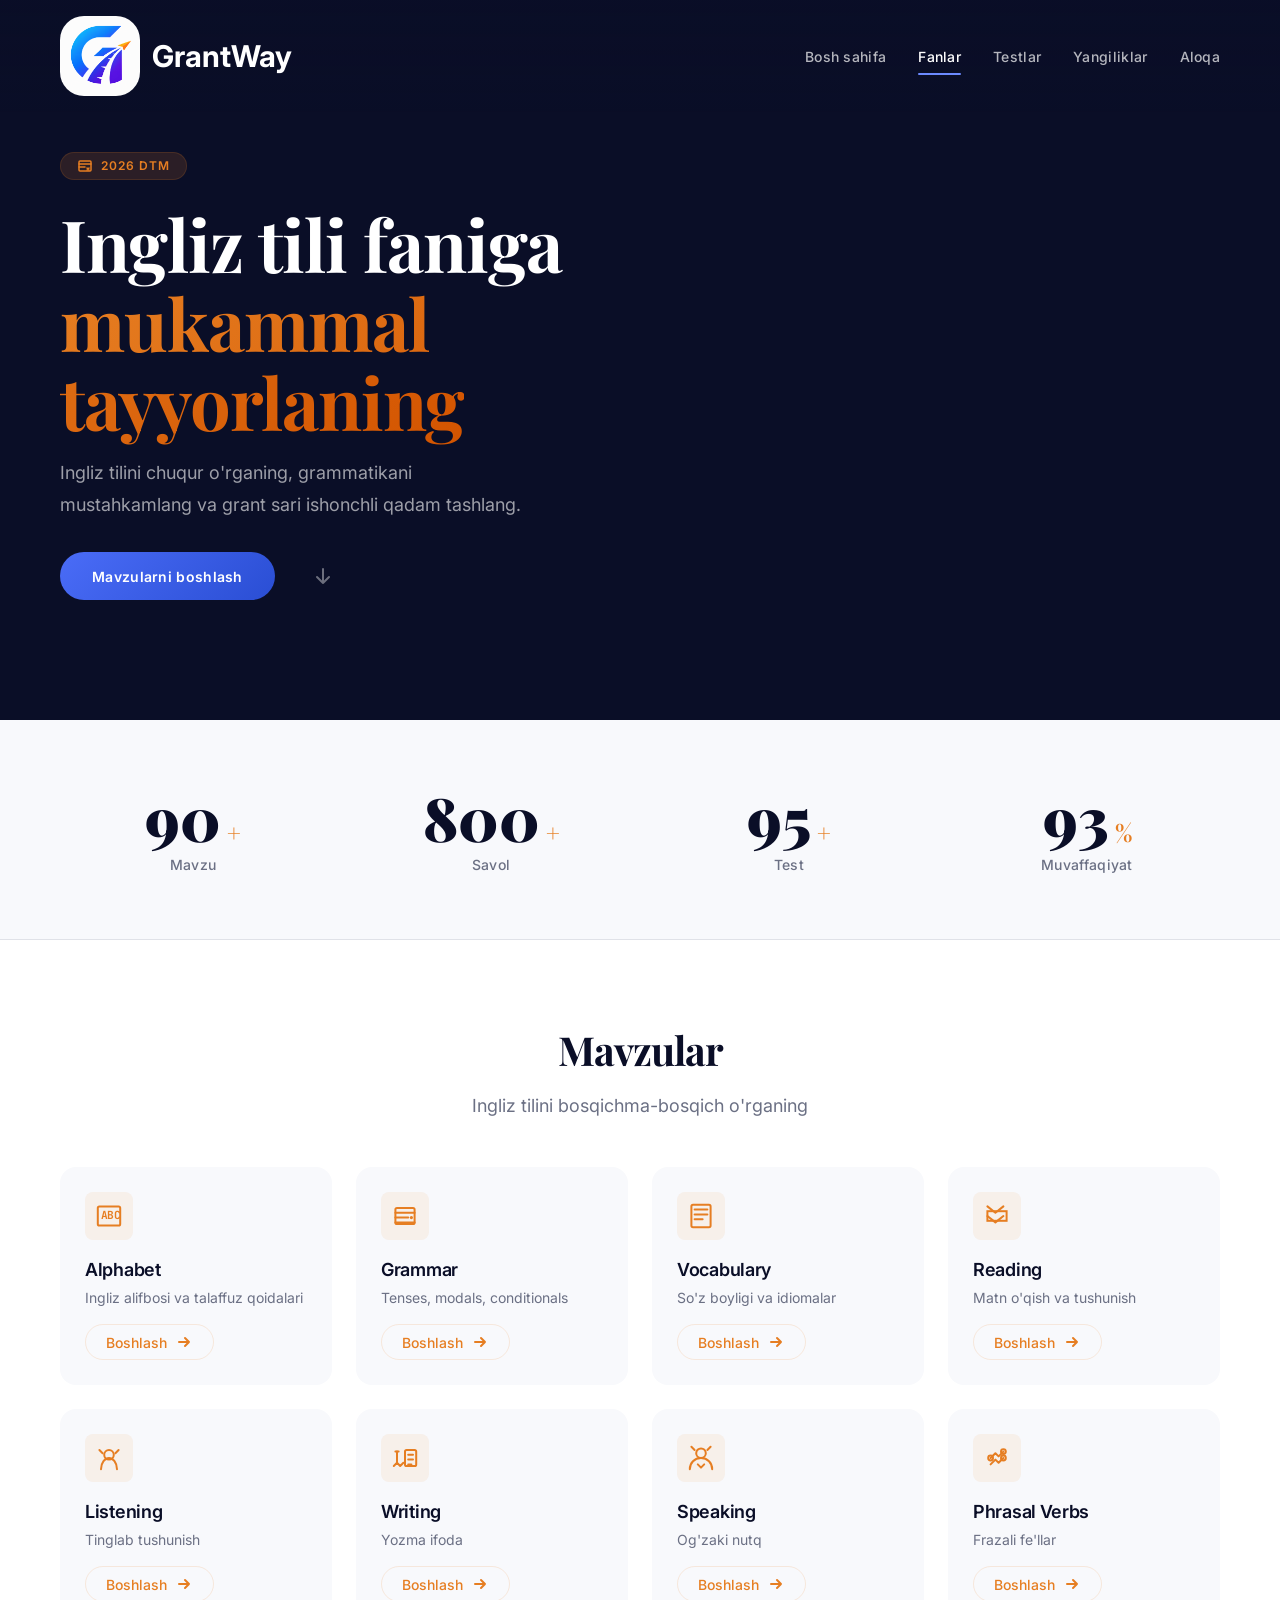
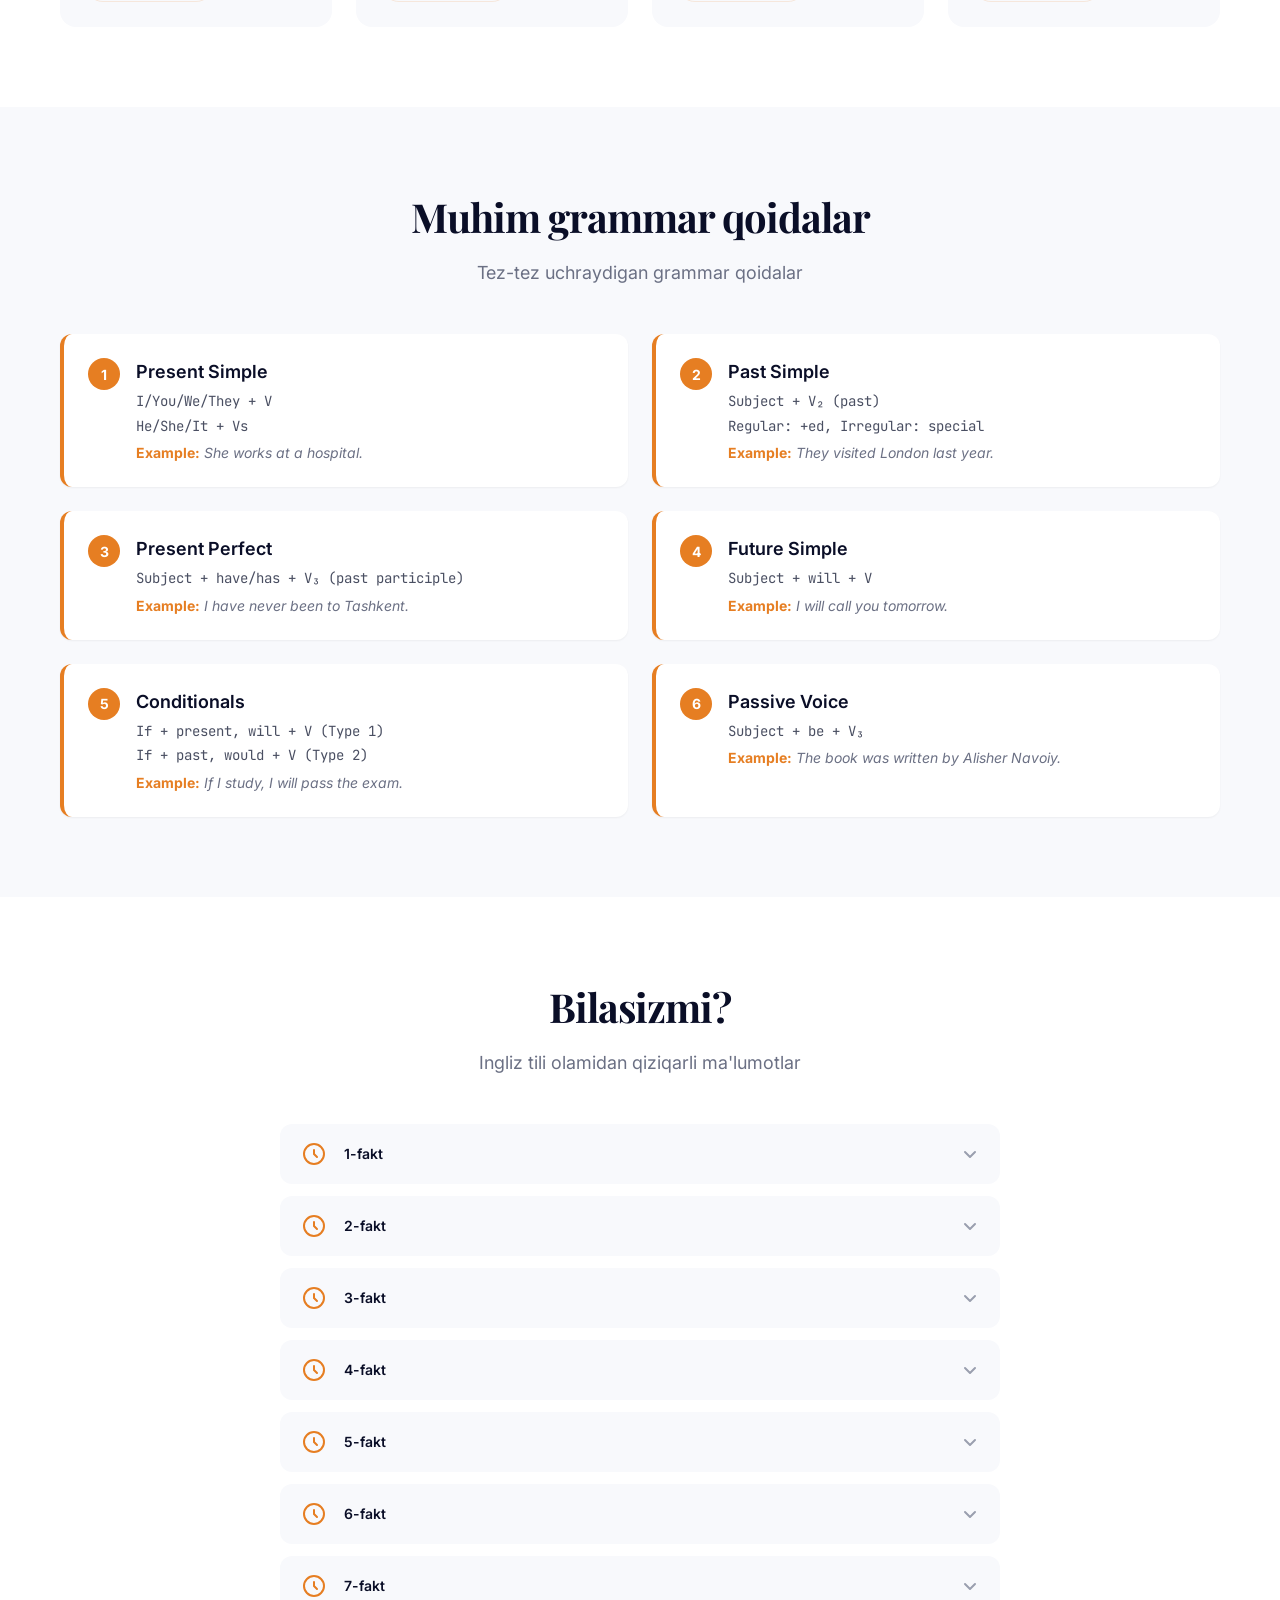
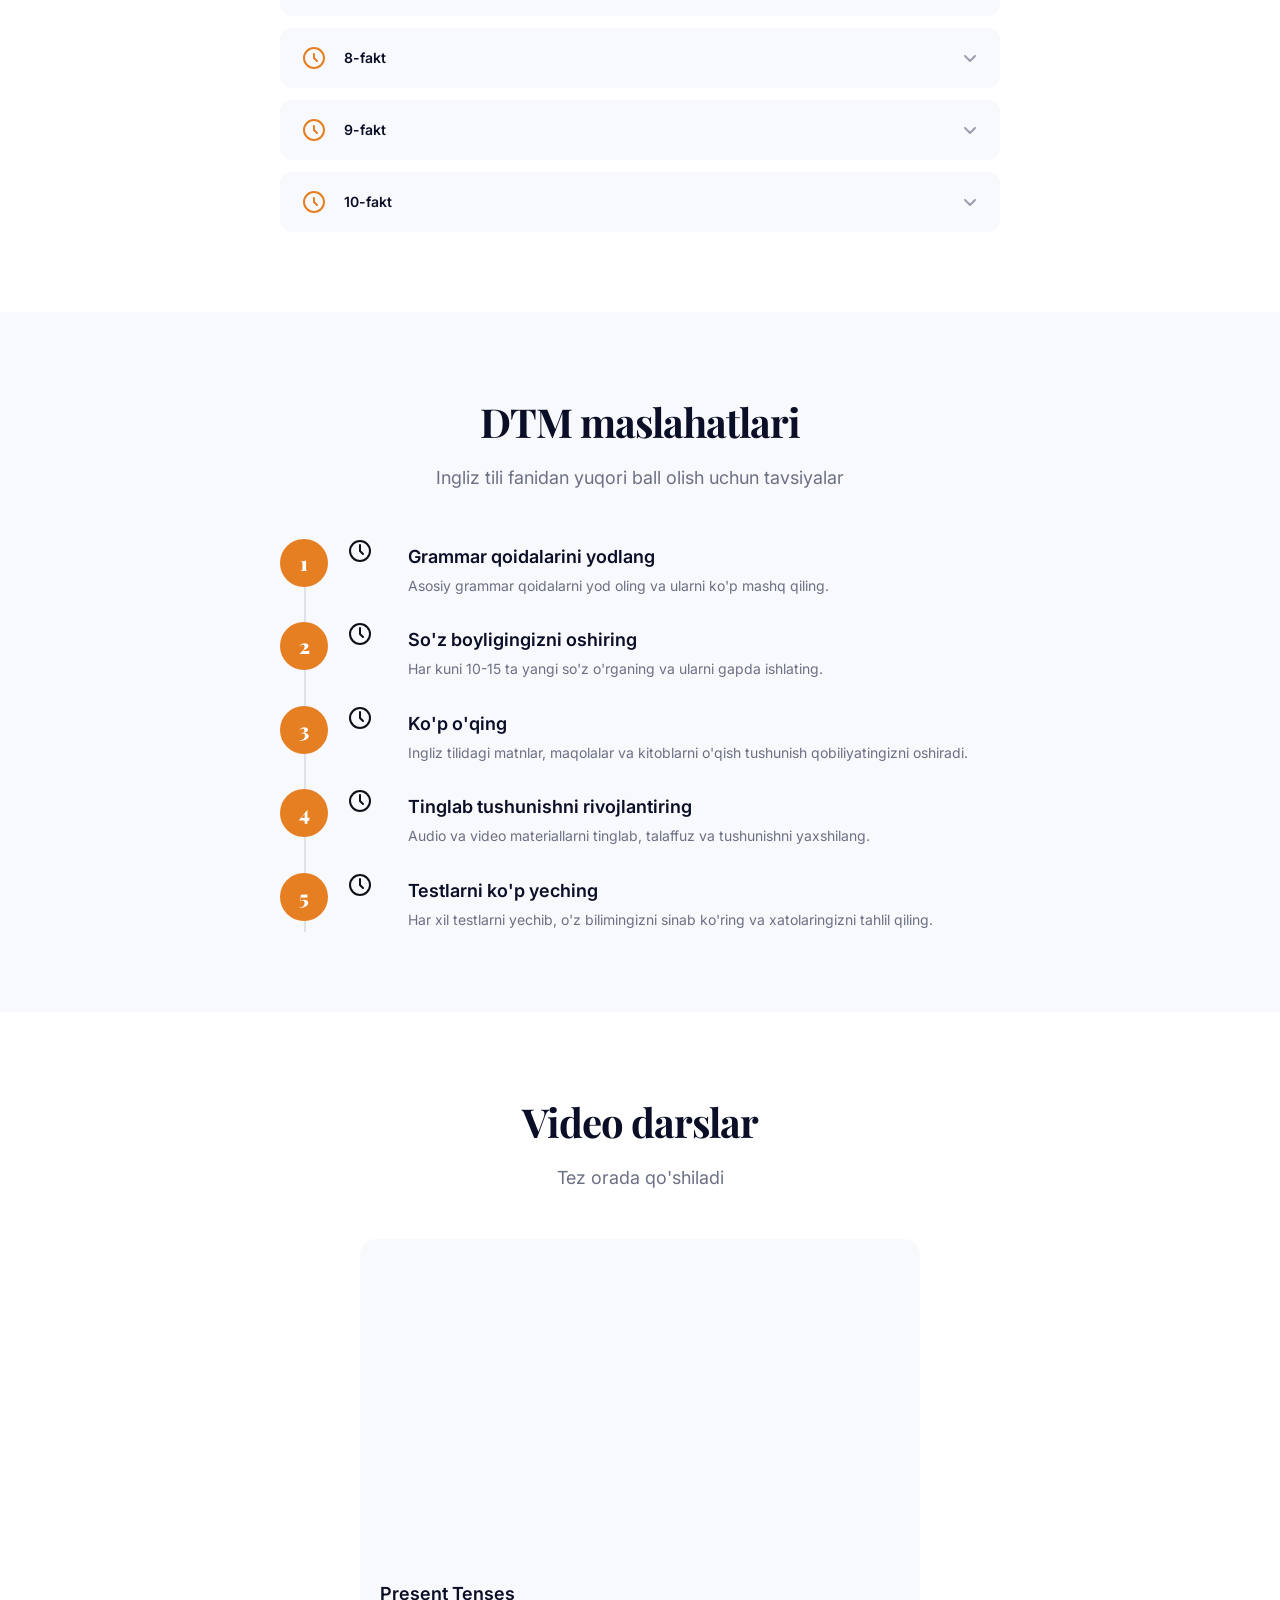
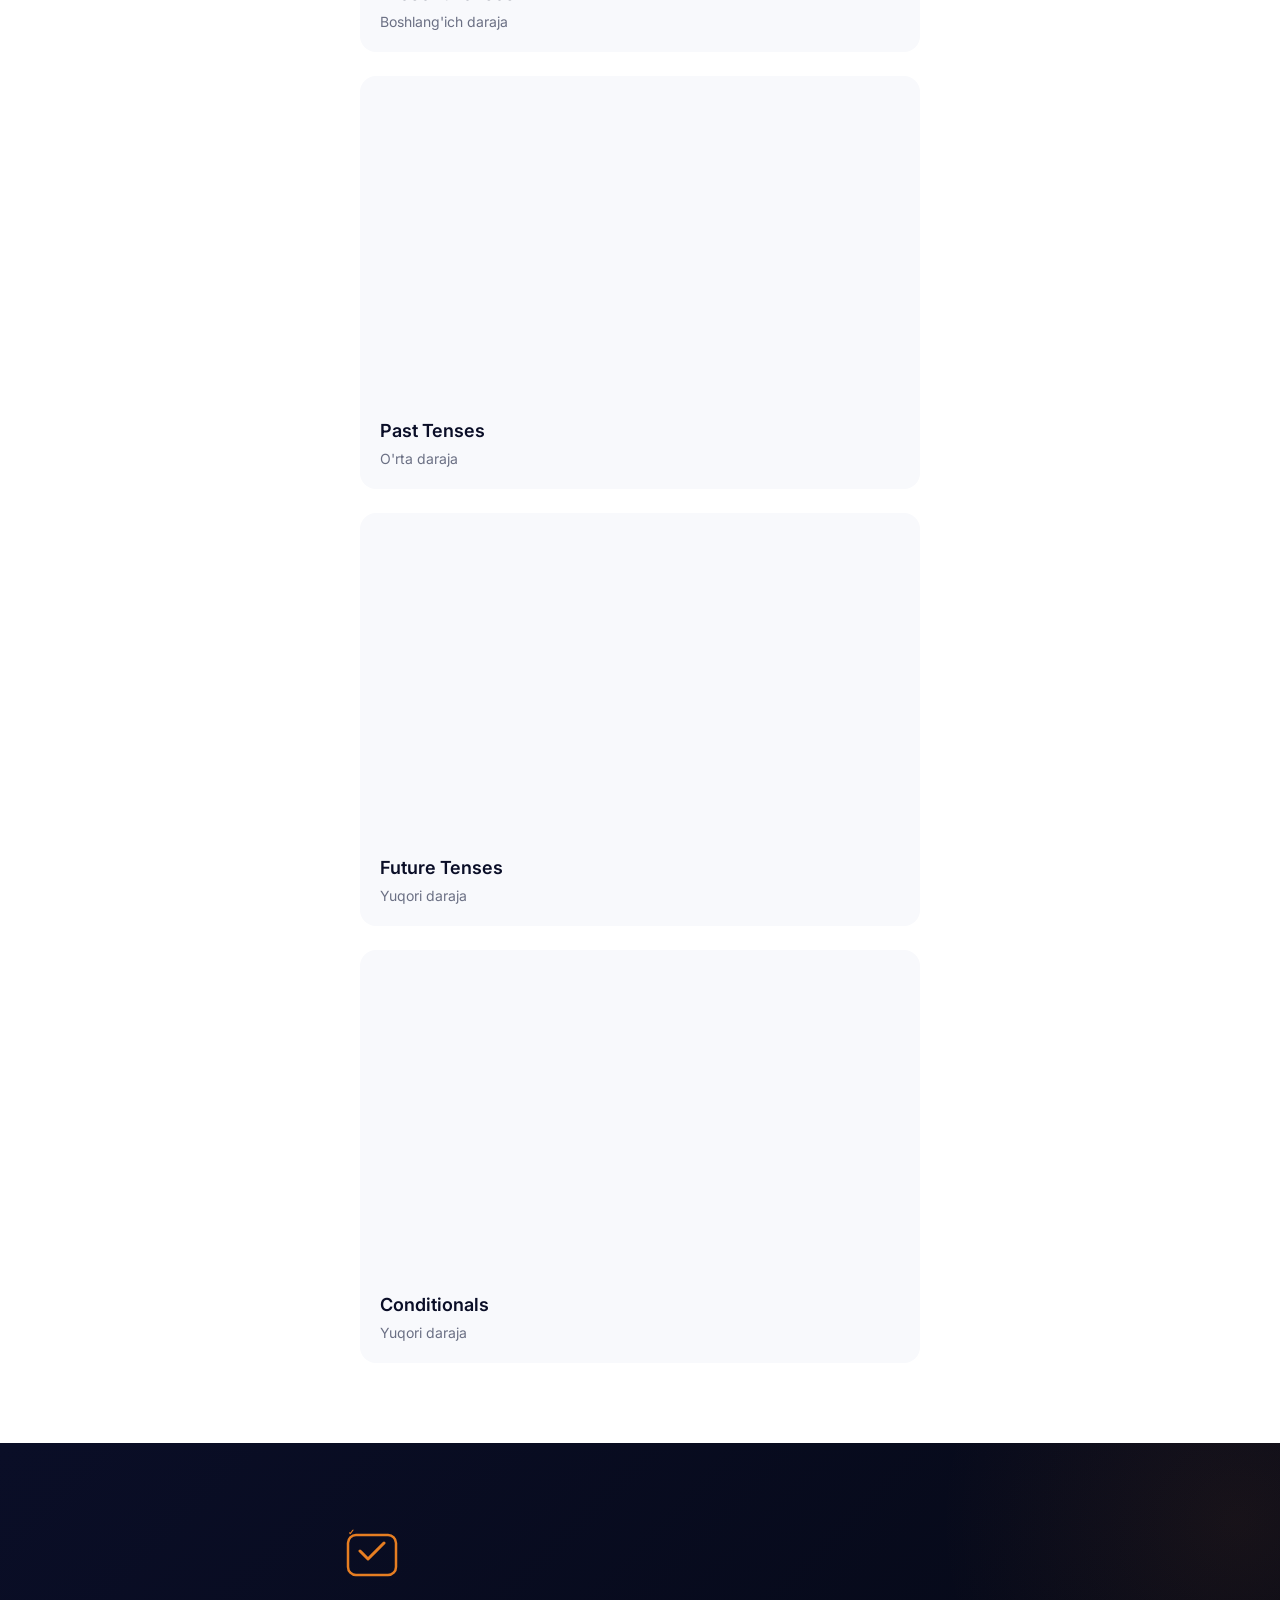
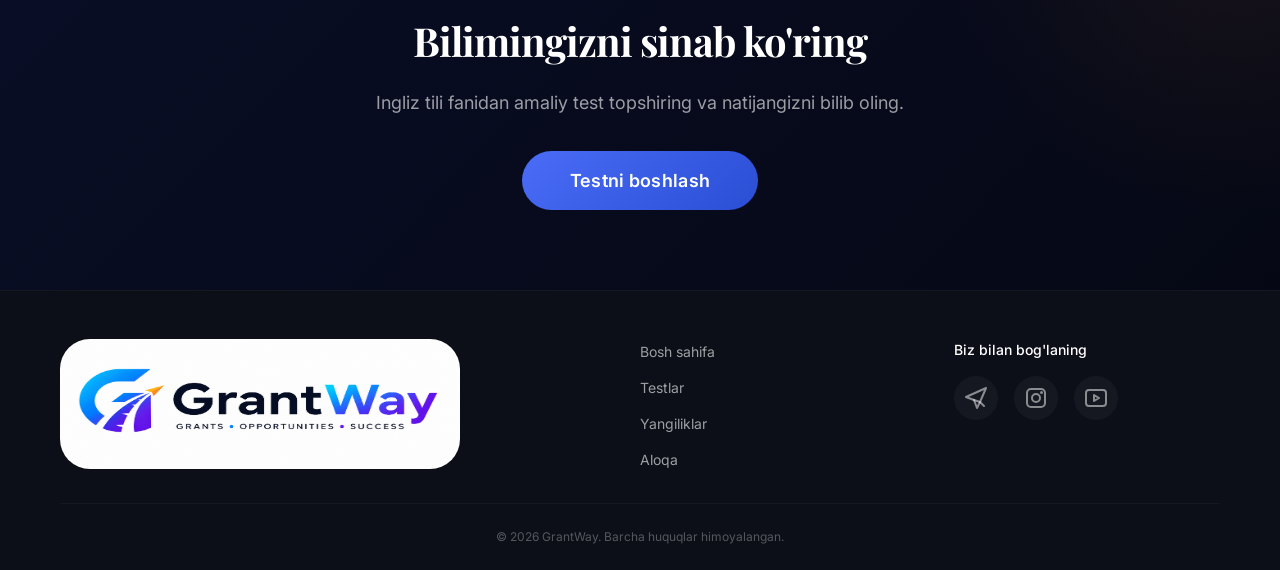
<file: pages/ingliz.html>
<!DOCTYPE html>
<html lang="uz">
<head>
    <!-- Meta ma'lumotlar -->
    <meta charset="UTF-8" />
    <meta name="viewport" content="width=device-width, initial-scale=1.0" />
    <meta name="description" content="GrantWay - Ingliz tili faniga mukammal tayyorlaning. Grammar, vocabulary, reading va DTM maslahatlari." />
    <meta name="theme-color" content="#0a0e27" />
    
    <!-- Favicon -->
    <link rel="icon" type="image/svg+xml" href="../assets/icons/favicon.svg" />
    <link rel="apple-touch-icon" href="../assets/icons/apple-touch-icon.png" />
    
    <!-- Fontlar -->
    <link rel="preconnect" href="https://fonts.googleapis.com" />
    <link rel="preconnect" href="https://fonts.gstatic.com" crossorigin />
    <link href="https://fonts.googleapis.com/css2?family=Inter:ital,wght@0,300;0,400;0,500;0,600;0,700;0,800;0,900;1,400&family=Playfair+Display:ital,wght@0,700;0,800;0,900;1,700&family=JetBrains+Mono:wght@400;600;700&display=swap" rel="stylesheet" />
    
    <!-- CSS -->
    <link rel="stylesheet" href="../style.css" />
    <link rel="stylesheet" href="../pages/pages.css" />
    
    <title>GrantWay - Ingliz tili | Grant sari ishonchli yo'l</title>
</head>
<body>
    <!-- ============================================ -->
    <!-- HEADER: Bosh sahifadagi header bilan bir xil -->
    <!-- ============================================ -->
    <header class="header" role="banner" aria-label="Sayt sarlavhasi">
        <div class="header__background" aria-hidden="true"></div>
        <div class="header__overlay" aria-hidden="true"></div>
        
        <div class="container header__container">
            <!-- Logo -->
            <a href="../index.html" class="header__logo" aria-label="GrantWay bosh sahifa">
                <img class="header__logo" src="./logo-rasm/grant-header-logo.png" alt="">
                <span class="header__logo-text">GrantWay</span>
            </a>
            
            <!-- Navigation -->
            <nav class="header__nav" role="navigation" aria-label="Asosiy menyu">
                <ul class="header__nav-list">
                    <li class="header__nav-item">
                        <a href="../index.html" class="header__nav-link">Bosh sahifa</a>
                    </li>
                    <li class="header__nav-item">
                        <a href="../index.html#fanlar" class="header__nav-link header__nav-link--active">Fanlar</a>
                    </li>
                    <li class="header__nav-item">
                        <a href="../testlar.html" class="header__nav-link">Testlar</a>
                    </li>
                    <li class="header__nav-item">
                        <a href="../yangiliklar.html" class="header__nav-link">Yangiliklar</a>
                    </li>
                    <li class="header__nav-item">
                        <a href="../aloqa.html" class="header__nav-link">Aloqa</a>
                    </li>
                </ul>
            </nav>
            
            <!-- Burger Menu -->
            <button class="header__burger" aria-label="Menyuni ochish/yopish" aria-expanded="false" aria-controls="mobile-menu">
                <span class="header__burger-line"></span>
                <span class="header__burger-line"></span>
                <span class="header__burger-line"></span>
            </button>
        </div>
        
        <!-- Mobile Menu -->
        <div class="header__mobile" id="mobile-menu" role="navigation" aria-label="Mobil menyu" hidden>
            <ul class="header__mobile-list">
                <li class="header__mobile-item">
                    <a href="../index.html" class="header__mobile-link">Bosh sahifa</a>
                </li>
                <li class="header__mobile-item">
                    <a href="../index.html#fanlar" class="header__mobile-link header__mobile-link--active">Fanlar</a>
                </li>
                <li class="header__mobile-item">
                    <a href="../testlar.html" class="header__mobile-link">Testlar</a>
                </li>
                <li class="header__mobile-item">
                    <a href="../yangiliklar.html" class="header__mobile-link">Yangiliklar</a>
                </li>
                <li class="header__mobile-item">
                    <a href="../aloqa.html" class="header__mobile-link">Aloqa</a>
                </li>
            </ul>
        </div>
    </header>

    <!-- ============================================ -->
    <!-- MAIN: Ingliz tili sahifasi kontenti -->
    <!-- ============================================ -->
    <main class="main" role="main">
        <!-- ============================================ -->
        <!-- HERO: Ingliz tili faniga mukammal tayyorlaning -->
        <!-- ============================================ -->
        <section class="english-hero" aria-label="Ingliz tili banneri">
            <div class="english-hero__background" aria-hidden="true">
                <!-- Ingliz tili elementlari fonida -->
                <span class="english-hero__letter english-hero__letter--1">A</span>
                <span class="english-hero__letter english-hero__letter--2">B</span>
                <span class="english-hero__letter english-hero__letter--3">C</span>
                <span class="english-hero__letter english-hero__letter--4">D</span>
                <span class="english-hero__letter english-hero__letter--5">E</span>
                <span class="english-hero__letter english-hero__letter--6">F</span>
                <span class="english-hero__letter english-hero__letter--7">G</span>
                <span class="english-hero__letter english-hero__letter--8">H</span>
                <span class="english-hero__letter english-hero__letter--9">I</span>
                <span class="english-hero__letter english-hero__letter--10">J</span>
                <span class="english-hero__letter english-hero__letter--11">K</span>
                <span class="english-hero__letter english-hero__letter--12">L</span>
            </div>
            
            <div class="container english-hero__container">
                <div class="english-hero__content">
                    <div class="english-hero__badge">
                        <svg width="16" height="16" viewBox="0 0 16 16" fill="none" xmlns="http://www.w3.org/2000/svg" aria-hidden="true">
                            <rect x="2" y="3" width="12" height="10" rx="1" stroke="currentColor" stroke-width="1.5" />
                            <path d="M2 6H14M2 9H8" stroke="currentColor" stroke-width="1.5" stroke-linecap="round" />
                            <path d="M10 10L12 12M12 10L10 12" stroke="currentColor" stroke-width="1.5" stroke-linecap="round" />
                        </svg>
                        <span>2026 DTM</span>
                    </div>
                    
                    <h1 class="english-hero__title">
                        Ingliz tili faniga <br />
                        <span class="english-hero__title-highlight">mukammal tayyorlaning</span>
                    </h1>
                    
                    <p class="english-hero__description">
                        Ingliz tilini chuqur o'rganing, grammatikani mustahkamlang va grant sari ishonchli qadam tashlang.
                    </p>
                    
                    <div class="english-hero__actions">
                        <a href="#topics" class="english-hero__cta cta-button">
                            <span class="cta-button__text">Mavzularni boshlash</span>
                            <span class="cta-button__ripple" aria-hidden="true"></span>
                        </a>
                        <a href="#statistics" class="english-hero__scroll" aria-label="Pastga scroll">
                            <svg width="24" height="24" viewBox="0 0 24 24" fill="none" xmlns="http://www.w3.org/2000/svg" aria-hidden="true">
                                <path d="M12 5V19M12 19L6 13M12 19L18 13" stroke="currentColor" stroke-width="2" stroke-linecap="round" stroke-linejoin="round" />
                            </svg>
                        </a>
                    </div>
                </div>
            </div>
        </section>

        <!-- ============================================ -->
        <!-- STATISTIKA: Animated Counter -->
        <!-- ============================================ -->
        <section class="english-statistics" id="statistics" aria-label="Ingliz tili statistikasi">
            <div class="container">
                <div class="english-statistics__grid">
                    <div class="english-statistic-item">
                        <span class="english-statistic-item__number" data-count="90" data-duration="2000">0</span>
                        <span class="english-statistic-item__suffix">+</span>
                        <span class="english-statistic-item__label">Mavzu</span>
                    </div>
                    <div class="english-statistic-item">
                        <span class="english-statistic-item__number" data-count="800" data-duration="2000">0</span>
                        <span class="english-statistic-item__suffix">+</span>
                        <span class="english-statistic-item__label">Savol</span>
                    </div>
                    <div class="english-statistic-item">
                        <span class="english-statistic-item__number" data-count="95" data-duration="2000">0</span>
                        <span class="english-statistic-item__suffix">+</span>
                        <span class="english-statistic-item__label">Test</span>
                    </div>
                    <div class="english-statistic-item">
                        <span class="english-statistic-item__number" data-count="93" data-duration="2000">0</span>
                        <span class="english-statistic-item__suffix">%</span>
                        <span class="english-statistic-item__label">Muvaffaqiyat</span>
                    </div>
                </div>
            </div>
        </section>

        <!-- ============================================ -->
        <!-- MAVZULAR: Ingliz tili mavzulari -->
        <!-- ============================================ -->
        <section class="english-topics" id="topics" aria-label="Ingliz tili mavzulari">
            <div class="container">
                <div class="english-topics__header">
                    <h2 class="english-topics__title">Mavzular</h2>
                    <p class="english-topics__subtitle">Ingliz tilini bosqichma-bosqich o'rganing</p>
                </div>
                
                <div class="english-topics__grid">
                    <!-- Alphabet -->
                    <article class="english-topic-card" data-topic="alphabet">
                        <div class="english-topic-card__icon-wrapper">
                            <svg class="english-topic-card__icon" width="40" height="40" viewBox="0 0 40 40" fill="none" xmlns="http://www.w3.org/2000/svg" aria-hidden="true">
                                <rect x="6" y="8" width="28" height="24" rx="2" stroke="currentColor" stroke-width="2.5" />
                                <text x="10" y="24" font-family="JetBrains Mono" font-size="14" font-weight="700" fill="currentColor">A</text>
                                <text x="18" y="24" font-family="JetBrains Mono" font-size="14" font-weight="700" fill="currentColor">B</text>
                                <text x="26" y="24" font-family="JetBrains Mono" font-size="14" font-weight="700" fill="currentColor">C</text>
                            </svg>
                        </div>
                        <h3 class="english-topic-card__title">Alphabet</h3>
                        <p class="english-topic-card__description">Ingliz alifbosi va talaffuz qoidalari</p>
                        <button class="english-topic-card__button" aria-label="Alphabet mavzusini boshlash">
                            <span>Boshlash</span>
                            <svg width="18" height="18" viewBox="0 0 18 18" fill="none" xmlns="http://www.w3.org/2000/svg" aria-hidden="true">
                                <path d="M4 9H14M14 9L10 5M14 9L10 13" stroke="currentColor" stroke-width="2" stroke-linecap="round" stroke-linejoin="round" />
                            </svg>
                        </button>
                    </article>

                    <!-- Grammar -->
                    <article class="english-topic-card" data-topic="grammar">
                        <div class="english-topic-card__icon-wrapper">
                            <svg class="english-topic-card__icon" width="40" height="40" viewBox="0 0 40 40" fill="none" xmlns="http://www.w3.org/2000/svg" aria-hidden="true">
                                <rect x="8" y="10" width="24" height="20" rx="2" stroke="currentColor" stroke-width="2.5" />
                                <path d="M8 16L32 16M8 22L24 22M8 28L32 28" stroke="currentColor" stroke-width="2.5" stroke-linecap="round" />
                                <circle cx="28" cy="22" r="2" fill="currentColor" />
                            </svg>
                        </div>
                        <h3 class="english-topic-card__title">Grammar</h3>
                        <p class="english-topic-card__description">Tenses, modals, conditionals</p>
                        <button class="english-topic-card__button" aria-label="Grammar mavzusini boshlash">
                            <span>Boshlash</span>
                            <svg width="18" height="18" viewBox="0 0 18 18" fill="none" xmlns="http://www.w3.org/2000/svg" aria-hidden="true">
                                <path d="M4 9H14M14 9L10 5M14 9L10 13" stroke="currentColor" stroke-width="2" stroke-linecap="round" stroke-linejoin="round" />
                            </svg>
                        </button>
                    </article>

                    <!-- Vocabulary -->
                    <article class="english-topic-card" data-topic="vocabulary">
                        <div class="english-topic-card__icon-wrapper">
                            <svg class="english-topic-card__icon" width="40" height="40" viewBox="0 0 40 40" fill="none" xmlns="http://www.w3.org/2000/svg" aria-hidden="true">
                                <rect x="8" y="6" width="24" height="28" rx="2" stroke="currentColor" stroke-width="2.5" />
                                <line x1="12" y1="12" x2="28" y2="12" stroke="currentColor" stroke-width="2.5" stroke-linecap="round" />
                                <line x1="12" y1="18" x2="28" y2="18" stroke="currentColor" stroke-width="2.5" stroke-linecap="round" />
                                <line x1="12" y1="24" x2="22" y2="24" stroke="currentColor" stroke-width="2.5" stroke-linecap="round" />
                            </svg>
                        </div>
                        <h3 class="english-topic-card__title">Vocabulary</h3>
                        <p class="english-topic-card__description">So'z boyligi va idiomalar</p>
                        <button class="english-topic-card__button" aria-label="Vocabulary mavzusini boshlash">
                            <span>Boshlash</span>
                            <svg width="18" height="18" viewBox="0 0 18 18" fill="none" xmlns="http://www.w3.org/2000/svg" aria-hidden="true">
                                <path d="M4 9H14M14 9L10 5M14 9L10 13" stroke="currentColor" stroke-width="2" stroke-linecap="round" stroke-linejoin="round" />
                            </svg>
                        </button>
                    </article>

                    <!-- Reading -->
                    <article class="english-topic-card" data-topic="reading">
                        <div class="english-topic-card__icon-wrapper">
                            <svg class="english-topic-card__icon" width="40" height="40" viewBox="0 0 40 40" fill="none" xmlns="http://www.w3.org/2000/svg" aria-hidden="true">
                                <path d="M8 8L18 16L28 8" stroke="currentColor" stroke-width="2.5" stroke-linecap="round" stroke-linejoin="round" />
                                <path d="M8 20L18 28L28 20" stroke="currentColor" stroke-width="2.5" stroke-linecap="round" stroke-linejoin="round" />
                                <rect x="8" y="14" width="24" height="12" stroke="currentColor" stroke-width="2.5" />
                            </svg>
                        </div>
                        <h3 class="english-topic-card__title">Reading</h3>
                        <p class="english-topic-card__description">Matn o'qish va tushunish</p>
                        <button class="english-topic-card__button" aria-label="Reading mavzusini boshlash">
                            <span>Boshlash</span>
                            <svg width="18" height="18" viewBox="0 0 18 18" fill="none" xmlns="http://www.w3.org/2000/svg" aria-hidden="true">
                                <path d="M4 9H14M14 9L10 5M14 9L10 13" stroke="currentColor" stroke-width="2" stroke-linecap="round" stroke-linejoin="round" />
                            </svg>
                        </button>
                    </article>

                    <!-- Listening -->
                    <article class="english-topic-card" data-topic="listening">
                        <div class="english-topic-card__icon-wrapper">
                            <svg class="english-topic-card__icon" width="40" height="40" viewBox="0 0 40 40" fill="none" xmlns="http://www.w3.org/2000/svg" aria-hidden="true">
                                <circle cx="20" cy="16" r="6" stroke="currentColor" stroke-width="2.5" />
                                <path d="M10 34C10 26 15 20 20 20C25 20 30 26 30 34" stroke="currentColor" stroke-width="2.5" stroke-linecap="round" />
                                <path d="M8 10L12 14M32 10L28 14" stroke="currentColor" stroke-width="2.5" stroke-linecap="round" />
                            </svg>
                        </div>
                        <h3 class="english-topic-card__title">Listening</h3>
                        <p class="english-topic-card__description">Tinglab tushunish</p>
                        <button class="english-topic-card__button" aria-label="Listening mavzusini boshlash">
                            <span>Boshlash</span>
                            <svg width="18" height="18" viewBox="0 0 18 18" fill="none" xmlns="http://www.w3.org/2000/svg" aria-hidden="true">
                                <path d="M4 9H14M14 9L10 5M14 9L10 13" stroke="currentColor" stroke-width="2" stroke-linecap="round" stroke-linejoin="round" />
                            </svg>
                        </button>
                    </article>

                    <!-- Writing -->
                    <article class="english-topic-card" data-topic="writing">
                        <div class="english-topic-card__icon-wrapper">
                            <svg class="english-topic-card__icon" width="40" height="40" viewBox="0 0 40 40" fill="none" xmlns="http://www.w3.org/2000/svg" aria-hidden="true">
                                <path d="M6 30L10 26L14 30L18 26" stroke="currentColor" stroke-width="2.5" stroke-linecap="round" stroke-linejoin="round" />
                                <path d="M10 26V12" stroke="currentColor" stroke-width="2.5" stroke-linecap="round" />
                                <path d="M8 12H12" stroke="currentColor" stroke-width="2.5" stroke-linecap="round" />
                                <rect x="20" y="10" width="14" height="20" rx="2" stroke="currentColor" stroke-width="2.5" />
                                <line x1="24" y1="16" x2="30" y2="16" stroke="currentColor" stroke-width="2.5" stroke-linecap="round" />
                                <line x1="24" y1="22" x2="30" y2="22" stroke="currentColor" stroke-width="2.5" stroke-linecap="round" />
                                <line x1="24" y1="28" x2="28" y2="28" stroke="currentColor" stroke-width="2.5" stroke-linecap="round" />
                            </svg>
                        </div>
                        <h3 class="english-topic-card__title">Writing</h3>
                        <p class="english-topic-card__description">Yozma ifoda</p>
                        <button class="english-topic-card__button" aria-label="Writing mavzusini boshlash">
                            <span>Boshlash</span>
                            <svg width="18" height="18" viewBox="0 0 18 18" fill="none" xmlns="http://www.w3.org/2000/svg" aria-hidden="true">
                                <path d="M4 9H14M14 9L10 5M14 9L10 13" stroke="currentColor" stroke-width="2" stroke-linecap="round" stroke-linejoin="round" />
                            </svg>
                        </button>
                    </article>

                    <!-- Speaking -->
                    <article class="english-topic-card" data-topic="speaking">
                        <div class="english-topic-card__icon-wrapper">
                            <svg class="english-topic-card__icon" width="40" height="40" viewBox="0 0 40 40" fill="none" xmlns="http://www.w3.org/2000/svg" aria-hidden="true">
                                <circle cx="20" cy="14" r="6" stroke="currentColor" stroke-width="2.5" />
                                <path d="M6 34C6 26 12 20 20 20C28 20 34 26 34 34" stroke="currentColor" stroke-width="2.5" stroke-linecap="round" />
                                <path d="M12 10L8 6M28 10L32 6" stroke="currentColor" stroke-width="2.5" stroke-linecap="round" />
                                <path d="M16 28L20 32L24 28" stroke="currentColor" stroke-width="2.5" stroke-linecap="round" stroke-linejoin="round" />
                            </svg>
                        </div>
                        <h3 class="english-topic-card__title">Speaking</h3>
                        <p class="english-topic-card__description">Og'zaki nutq</p>
                        <button class="english-topic-card__button" aria-label="Speaking mavzusini boshlash">
                            <span>Boshlash</span>
                            <svg width="18" height="18" viewBox="0 0 18 18" fill="none" xmlns="http://www.w3.org/2000/svg" aria-hidden="true">
                                <path d="M4 9H14M14 9L10 5M14 9L10 13" stroke="currentColor" stroke-width="2" stroke-linecap="round" stroke-linejoin="round" />
                            </svg>
                        </button>
                    </article>

                    <!-- Phrasal Verbs -->
                    <article class="english-topic-card" data-topic="phrasal-verbs">
                        <div class="english-topic-card__icon-wrapper">
                            <svg class="english-topic-card__icon" width="40" height="40" viewBox="0 0 40 40" fill="none" xmlns="http://www.w3.org/2000/svg" aria-hidden="true">
                                <path d="M12 20L18 14L22 18L28 12" stroke="currentColor" stroke-width="2.5" stroke-linecap="round" stroke-linejoin="round" />
                                <path d="M12 28L18 22L22 26L28 20" stroke="currentColor" stroke-width="2.5" stroke-linecap="round" stroke-linejoin="round" />
                                <circle cx="12" cy="20" r="3" stroke="currentColor" stroke-width="2.5" />
                                <circle cx="28" cy="12" r="3" stroke="currentColor" stroke-width="2.5" />
                                <circle cx="28" cy="20" r="3" stroke="currentColor" stroke-width="2.5" />
                            </svg>
                        </div>
                        <h3 class="english-topic-card__title">Phrasal Verbs</h3>
                        <p class="english-topic-card__description">Frazali fe'llar</p>
                        <button class="english-topic-card__button" aria-label="Phrasal Verbs mavzusini boshlash">
                            <span>Boshlash</span>
                            <svg width="18" height="18" viewBox="0 0 18 18" fill="none" xmlns="http://www.w3.org/2000/svg" aria-hidden="true">
                                <path d="M4 9H14M14 9L10 5M14 9L10 13" stroke="currentColor" stroke-width="2" stroke-linecap="round" stroke-linejoin="round" />
                            </svg>
                        </button>
                    </article>
                </div>
            </div>
        </section>

        <!-- ============================================ -->
        <!-- MUHIM GRAMMAR QOIDALARI -->
        <!-- ============================================ -->
        <section class="english-rules" id="rules" aria-label="Muhim grammar qoidalar">
            <div class="container">
                <div class="english-rules__header">
                    <h2 class="english-rules__title">Muhim grammar qoidalar</h2>
                    <p class="english-rules__subtitle">Tez-tez uchraydigan grammar qoidalar</p>
                </div>
                
                <div class="english-rules__grid">
                    <!-- Qoida 1 -->
                    <div class="english-rule-card">
                        <div class="english-rule-card__number" aria-hidden="true">1</div>
                        <div class="english-rule-card__content">
                            <h3 class="english-rule-card__title">Present Simple</h3>
                            <p class="english-rule-card__rule">I/You/We/They + V<br />He/She/It + Vs</p>
                            <p class="english-rule-card__example"><strong>Example:</strong> She works at a hospital.</p>
                        </div>
                    </div>

                    <!-- Qoida 2 -->
                    <div class="english-rule-card">
                        <div class="english-rule-card__number" aria-hidden="true">2</div>
                        <div class="english-rule-card__content">
                            <h3 class="english-rule-card__title">Past Simple</h3>
                            <p class="english-rule-card__rule">Subject + V₂ (past)<br />Regular: +ed, Irregular: special</p>
                            <p class="english-rule-card__example"><strong>Example:</strong> They visited London last year.</p>
                        </div>
                    </div>

                    <!-- Qoida 3 -->
                    <div class="english-rule-card">
                        <div class="english-rule-card__number" aria-hidden="true">3</div>
                        <div class="english-rule-card__content">
                            <h3 class="english-rule-card__title">Present Perfect</h3>
                            <p class="english-rule-card__rule">Subject + have/has + V₃ (past participle)</p>
                            <p class="english-rule-card__example"><strong>Example:</strong> I have never been to Tashkent.</p>
                        </div>
                    </div>

                    <!-- Qoida 4 -->
                    <div class="english-rule-card">
                        <div class="english-rule-card__number" aria-hidden="true">4</div>
                        <div class="english-rule-card__content">
                            <h3 class="english-rule-card__title">Future Simple</h3>
                            <p class="english-rule-card__rule">Subject + will + V</p>
                            <p class="english-rule-card__example"><strong>Example:</strong> I will call you tomorrow.</p>
                        </div>
                    </div>

                    <!-- Qoida 5 -->
                    <div class="english-rule-card">
                        <div class="english-rule-card__number" aria-hidden="true">5</div>
                        <div class="english-rule-card__content">
                            <h3 class="english-rule-card__title">Conditionals</h3>
                            <p class="english-rule-card__rule">If + present, will + V (Type 1)<br />If + past, would + V (Type 2)</p>
                            <p class="english-rule-card__example"><strong>Example:</strong> If I study, I will pass the exam.</p>
                        </div>
                    </div>

                    <!-- Qoida 6 -->
                    <div class="english-rule-card">
                        <div class="english-rule-card__number" aria-hidden="true">6</div>
                        <div class="english-rule-card__content">
                            <h3 class="english-rule-card__title">Passive Voice</h3>
                            <p class="english-rule-card__rule">Subject + be + V₃</p>
                            <p class="english-rule-card__example"><strong>Example:</strong> The book was written by Alisher Navoiy.</p>
                        </div>
                    </div>
                </div>
            </div>
        </section>

        <!-- ============================================ -->
        <!-- BILASIZMI: Ingliz tili faktlari -->
        <!-- ============================================ -->
        <section class="english-facts" aria-label="Ingliz tili haqida qiziqarli faktlar">
            <div class="container">
                <div class="english-facts__header">
                    <h2 class="english-facts__title">Bilasizmi?</h2>
                    <p class="english-facts__subtitle">Ingliz tili olamidan qiziqarli ma'lumotlar</p>
                </div>
                
                <div class="english-facts__accordion">
                    <!-- Fakt 1 -->
                    <div class="english-fact-item" role="listitem">
                        <button class="english-fact-item__trigger" aria-expanded="false" aria-controls="english-fact-1">
                            <span class="english-fact-item__icon" aria-hidden="true">
                                <svg width="24" height="24" viewBox="0 0 24 24" fill="none" xmlns="http://www.w3.org/2000/svg">
                                    <circle cx="12" cy="12" r="10" stroke="currentColor" stroke-width="2" />
                                    <path d="M12 8V12L15 15" stroke="currentColor" stroke-width="2" stroke-linecap="round" />
                                </svg>
                            </span>
                            <span class="english-fact-item__title">1-fakt</span>
                            <span class="english-fact-item__arrow" aria-hidden="true">
                                <svg width="20" height="20" viewBox="0 0 20 20" fill="none" xmlns="http://www.w3.org/2000/svg">
                                    <path d="M5 8L10 13L15 8" stroke="currentColor" stroke-width="2" stroke-linecap="round" stroke-linejoin="round" />
                                </svg>
                            </span>
                        </button>
                        <div class="english-fact-item__content" id="english-fact-1" role="region">
                            <div class="english-fact-item__body">
                                <p>Ingliz tili dunyoda 1.5 milliardga yaqin odam tomonidan qo'llaniladi va 58 ta davlatda rasmiy til hisoblanadi.</p>
                            </div>
                        </div>
                    </div>

                    <!-- Fakt 2 -->
                    <div class="english-fact-item" role="listitem">
                        <button class="english-fact-item__trigger" aria-expanded="false" aria-controls="english-fact-2">
                            <span class="english-fact-item__icon" aria-hidden="true">
                                <svg width="24" height="24" viewBox="0 0 24 24" fill="none" xmlns="http://www.w3.org/2000/svg">
                                    <circle cx="12" cy="12" r="10" stroke="currentColor" stroke-width="2" />
                                    <path d="M12 8V12L15 15" stroke="currentColor" stroke-width="2" stroke-linecap="round" />
                                </svg>
                            </span>
                            <span class="english-fact-item__title">2-fakt</span>
                            <span class="english-fact-item__arrow" aria-hidden="true">
                                <svg width="20" height="20" viewBox="0 0 20 20" fill="none" xmlns="http://www.w3.org/2000/svg">
                                    <path d="M5 8L10 13L15 8" stroke="currentColor" stroke-width="2" stroke-linecap="round" stroke-linejoin="round" />
                                </svg>
                            </span>
                        </button>
                        <div class="english-fact-item__content" id="english-fact-2" role="region">
                            <div class="english-fact-item__body">
                                <p>Ingliz tilida 26 ta harf mavjud. Bu alifbo lotin alifbosining kengaytirilgan versiyasidir.</p>
                            </div>
                        </div>
                    </div>

                    <!-- Fakt 3 -->
                    <div class="english-fact-item" role="listitem">
                        <button class="english-fact-item__trigger" aria-expanded="false" aria-controls="english-fact-3">
                            <span class="english-fact-item__icon" aria-hidden="true">
                                <svg width="24" height="24" viewBox="0 0 24 24" fill="none" xmlns="http://www.w3.org/2000/svg">
                                    <circle cx="12" cy="12" r="10" stroke="currentColor" stroke-width="2" />
                                    <path d="M12 8V12L15 15" stroke="currentColor" stroke-width="2" stroke-linecap="round" />
                                </svg>
                            </span>
                            <span class="english-fact-item__title">3-fakt</span>
                            <span class="english-fact-item__arrow" aria-hidden="true">
                                <svg width="20" height="20" viewBox="0 0 20 20" fill="none" xmlns="http://www.w3.org/2000/svg">
                                    <path d="M5 8L10 13L15 8" stroke="currentColor" stroke-width="2" stroke-linecap="round" stroke-linejoin="round" />
                                </svg>
                            </span>
                        </button>
                        <div class="english-fact-item__content" id="english-fact-3" role="region">
                            <div class="english-fact-item__body">
                                <p>Eng ko'p ishlatiladigan inglizcha so'z "the" bo'lib, u har 100 so'zda 7 marta takrorlanadi.</p>
                            </div>
                        </div>
                    </div>

                    <!-- Fakt 4 -->
                    <div class="english-fact-item" role="listitem">
                        <button class="english-fact-item__trigger" aria-expanded="false" aria-controls="english-fact-4">
                            <span class="english-fact-item__icon" aria-hidden="true">
                                <svg width="24" height="24" viewBox="0 0 24 24" fill="none" xmlns="http://www.w3.org/2000/svg">
                                    <circle cx="12" cy="12" r="10" stroke="currentColor" stroke-width="2" />
                                    <path d="M12 8V12L15 15" stroke="currentColor" stroke-width="2" stroke-linecap="round" />
                                </svg>
                            </span>
                            <span class="english-fact-item__title">4-fakt</span>
                            <span class="english-fact-item__arrow" aria-hidden="true">
                                <svg width="20" height="20" viewBox="0 0 20 20" fill="none" xmlns="http://www.w3.org/2000/svg">
                                    <path d="M5 8L10 13L15 8" stroke="currentColor" stroke-width="2" stroke-linecap="round" stroke-linejoin="round" />
                                </svg>
                            </span>
                        </button>
                        <div class="english-fact-item__content" id="english-fact-4" role="region">
                            <div class="english-fact-item__body">
                                <p>Ingliz tili internet tilining 52% ini tashkil qiladi va global kommunikatsiyaning asosiy vositasi hisoblanadi.</p>
                            </div>
                        </div>
                    </div>

                    <!-- Fakt 5 -->
                    <div class="english-fact-item" role="listitem">
                        <button class="english-fact-item__trigger" aria-expanded="false" aria-controls="english-fact-5">
                            <span class="english-fact-item__icon" aria-hidden="true">
                                <svg width="24" height="24" viewBox="0 0 24 24" fill="none" xmlns="http://www.w3.org/2000/svg">
                                    <circle cx="12" cy="12" r="10" stroke="currentColor" stroke-width="2" />
                                    <path d="M12 8V12L15 15" stroke="currentColor" stroke-width="2" stroke-linecap="round" />
                                </svg>
                            </span>
                            <span class="english-fact-item__title">5-fakt</span>
                            <span class="english-fact-item__arrow" aria-hidden="true">
                                <svg width="20" height="20" viewBox="0 0 20 20" fill="none" xmlns="http://www.w3.org/2000/svg">
                                    <path d="M5 8L10 13L15 8" stroke="currentColor" stroke-width="2" stroke-linecap="round" stroke-linejoin="round" />
                                </svg>
                            </span>
                        </button>
                        <div class="english-fact-item__content" id="english-fact-5" role="region">
                            <div class="english-fact-item__body">
                                <p>Shakespeare 1500 dan ortiq yangi so'zlarni ingliz tiliga kiritgan, jumladan "bedroom", "fashion" va "gossip".</p>
                            </div>
                        </div>
                    </div>

                    <!-- Fakt 6 -->
                    <div class="english-fact-item" role="listitem">
                        <button class="english-fact-item__trigger" aria-expanded="false" aria-controls="english-fact-6">
                            <span class="english-fact-item__icon" aria-hidden="true">
                                <svg width="24" height="24" viewBox="0 0 24 24" fill="none" xmlns="http://www.w3.org/2000/svg">
                                    <circle cx="12" cy="12" r="10" stroke="currentColor" stroke-width="2" />
                                    <path d="M12 8V12L15 15" stroke="currentColor" stroke-width="2" stroke-linecap="round" />
                                </svg>
                            </span>
                            <span class="english-fact-item__title">6-fakt</span>
                            <span class="english-fact-item__arrow" aria-hidden="true">
                                <svg width="20" height="20" viewBox="0 0 20 20" fill="none" xmlns="http://www.w3.org/2000/svg">
                                    <path d="M5 8L10 13L15 8" stroke="currentColor" stroke-width="2" stroke-linecap="round" stroke-linejoin="round" />
                                </svg>
                            </span>
                        </button>
                        <div class="english-fact-item__content" id="english-fact-6" role="region">
                            <div class="english-fact-item__body">
                                <p>"The quick brown fox jumps over the lazy dog" jumlasi ingliz alifbosidagi barcha 26 harfni o'z ichiga olgan eng mashhur pangramma.</p>
                            </div>
                        </div>
                    </div>

                    <!-- Fakt 7 -->
                    <div class="english-fact-item" role="listitem">
                        <button class="english-fact-item__trigger" aria-expanded="false" aria-controls="english-fact-7">
                            <span class="english-fact-item__icon" aria-hidden="true">
                                <svg width="24" height="24" viewBox="0 0 24 24" fill="none" xmlns="http://www.w3.org/2000/svg">
                                    <circle cx="12" cy="12" r="10" stroke="currentColor" stroke-width="2" />
                                    <path d="M12 8V12L15 15" stroke="currentColor" stroke-width="2" stroke-linecap="round" />
                                </svg>
                            </span>
                            <span class="english-fact-item__title">7-fakt</span>
                            <span class="english-fact-item__arrow" aria-hidden="true">
                                <svg width="20" height="20" viewBox="0 0 20 20" fill="none" xmlns="http://www.w3.org/2000/svg">
                                    <path d="M5 8L10 13L15 8" stroke="currentColor" stroke-width="2" stroke-linecap="round" stroke-linejoin="round" />
                                </svg>
                            </span>
                        </button>
                        <div class="english-fact-item__content" id="english-fact-7" role="region">
                            <div class="english-fact-item__body">
                                <p>Ingliz tili O'zbekistonda eng ko'p o'rganiladigan xorijiy til bo'lib, maktab va universitetlarda majburiy fan hisoblanadi.</p>
                            </div>
                        </div>
                    </div>

                    <!-- Fakt 8 -->
                    <div class="english-fact-item" role="listitem">
                        <button class="english-fact-item__trigger" aria-expanded="false" aria-controls="english-fact-8">
                            <span class="english-fact-item__icon" aria-hidden="true">
                                <svg width="24" height="24" viewBox="0 0 24 24" fill="none" xmlns="http://www.w3.org/2000/svg">
                                    <circle cx="12" cy="12" r="10" stroke="currentColor" stroke-width="2" />
                                    <path d="M12 8V12L15 15" stroke="currentColor" stroke-width="2" stroke-linecap="round" />
                                </svg>
                            </span>
                            <span class="english-fact-item__title">8-fakt</span>
                            <span class="english-fact-item__arrow" aria-hidden="true">
                                <svg width="20" height="20" viewBox="0 0 20 20" fill="none" xmlns="http://www.w3.org/2000/svg">
                                    <path d="M5 8L10 13L15 8" stroke="currentColor" stroke-width="2" stroke-linecap="round" stroke-linejoin="round" />
                                </svg>
                            </span>
                        </button>
                        <div class="english-fact-item__content" id="english-fact-8" role="region">
                            <div class="english-fact-item__body">
                                <p>Ingliz tilida 1,000,000 dan ortiq so'z mavjud va har yili yangi so'zlar qo'shilmoqda.</p>
                            </div>
                        </div>
                    </div>

                    <!-- Fakt 9 -->
                    <div class="english-fact-item" role="listitem">
                        <button class="english-fact-item__trigger" aria-expanded="false" aria-controls="english-fact-9">
                            <span class="english-fact-item__icon" aria-hidden="true">
                                <svg width="24" height="24" viewBox="0 0 24 24" fill="none" xmlns="http://www.w3.org/2000/svg">
                                    <circle cx="12" cy="12" r="10" stroke="currentColor" stroke-width="2" />
                                    <path d="M12 8V12L15 15" stroke="currentColor" stroke-width="2" stroke-linecap="round" />
                                </svg>
                            </span>
                            <span class="english-fact-item__title">9-fakt</span>
                            <span class="english-fact-item__arrow" aria-hidden="true">
                                <svg width="20" height="20" viewBox="0 0 20 20" fill="none" xmlns="http://www.w3.org/2000/svg">
                                    <path d="M5 8L10 13L15 8" stroke="currentColor" stroke-width="2" stroke-linecap="round" stroke-linejoin="round" />
                                </svg>
                            </span>
                        </button>
                        <div class="english-fact-item__content" id="english-fact-9" role="region">
                            <div class="english-fact-item__body">
                                <p>"Set" so'zi ingliz tilida eng ko'p ma'noga ega so'z bo'lib, 464 xil ma'noni anglatishi mumkin.</p>
                            </div>
                        </div>
                    </div>

                    <!-- Fakt 10 -->
                    <div class="english-fact-item" role="listitem">
                        <button class="english-fact-item__trigger" aria-expanded="false" aria-controls="english-fact-10">
                            <span class="english-fact-item__icon" aria-hidden="true">
                                <svg width="24" height="24" viewBox="0 0 24 24" fill="none" xmlns="http://www.w3.org/2000/svg">
                                    <circle cx="12" cy="12" r="10" stroke="currentColor" stroke-width="2" />
                                    <path d="M12 8V12L15 15" stroke="currentColor" stroke-width="2" stroke-linecap="round" />
                                </svg>
                            </span>
                            <span class="english-fact-item__title">10-fakt</span>
                            <span class="english-fact-item__arrow" aria-hidden="true">
                                <svg width="20" height="20" viewBox="0 0 20 20" fill="none" xmlns="http://www.w3.org/2000/svg">
                                    <path d="M5 8L10 13L15 8" stroke="currentColor" stroke-width="2" stroke-linecap="round" stroke-linejoin="round" />
                                </svg>
                            </span>
                        </button>
                        <div class="english-fact-item__content" id="english-fact-10" role="region">
                            <div class="english-fact-item__body">
                                <p>Ingliz tilidagi eng uzun so'z "pneumonoultramicroscopicsilicovolcanoconiosis" bo'lib, 45 harfdan iborat.</p>
                            </div>
                        </div>
                    </div>
                </div>
            </div>
        </section>

        <!-- ============================================ -->
        <!-- DTM MASLAHATLARI: Timeline -->
        <!-- ============================================ -->
        <section class="english-tips" aria-label="DTM maslahatlari">
            <div class="container">
                <div class="english-tips__header">
                    <h2 class="english-tips__title">DTM maslahatlari</h2>
                    <p class="english-tips__subtitle">Ingliz tili fanidan yuqori ball olish uchun tavsiyalar</p>
                </div>
                
                <div class="english-tips__timeline">
                    <!-- Maslahat 1 -->
                    <div class="english-tip-item">
                        <div class="english-tip-item__number" aria-hidden="true">1</div>
                        <div class="english-tip-item__icon" aria-hidden="true">
                            <svg width="24" height="24" viewBox="0 0 24 24" fill="none" xmlns="http://www.w3.org/2000/svg">
                                <path d="M12 6V12L15 15" stroke="currentColor" stroke-width="2" stroke-linecap="round" />
                                <circle cx="12" cy="12" r="10" stroke="currentColor" stroke-width="2" />
                            </svg>
                        </div>
                        <div class="english-tip-item__content">
                            <h3 class="english-tip-item__title">Grammar qoidalarini yodlang</h3>
                            <p class="english-tip-item__description">Asosiy grammar qoidalarni yod oling va ularni ko'p mashq qiling.</p>
                        </div>
                    </div>

                    <!-- Maslahat 2 -->
                    <div class="english-tip-item">
                        <div class="english-tip-item__number" aria-hidden="true">2</div>
                        <div class="english-tip-item__icon" aria-hidden="true">
                            <svg width="24" height="24" viewBox="0 0 24 24" fill="none" xmlns="http://www.w3.org/2000/svg">
                                <path d="M12 6V12L15 15" stroke="currentColor" stroke-width="2" stroke-linecap="round" />
                                <circle cx="12" cy="12" r="10" stroke="currentColor" stroke-width="2" />
                            </svg>
                        </div>
                        <div class="english-tip-item__content">
                            <h3 class="english-tip-item__title">So'z boyligingizni oshiring</h3>
                            <p class="english-tip-item__description">Har kuni 10-15 ta yangi so'z o'rganing va ularni gapda ishlating.</p>
                        </div>
                    </div>

                    <!-- Maslahat 3 -->
                    <div class="english-tip-item">
                        <div class="english-tip-item__number" aria-hidden="true">3</div>
                        <div class="english-tip-item__icon" aria-hidden="true">
                            <svg width="24" height="24" viewBox="0 0 24 24" fill="none" xmlns="http://www.w3.org/2000/svg">
                                <path d="M12 6V12L15 15" stroke="currentColor" stroke-width="2" stroke-linecap="round" />
                                <circle cx="12" cy="12" r="10" stroke="currentColor" stroke-width="2" />
                            </svg>
                        </div>
                        <div class="english-tip-item__content">
                            <h3 class="english-tip-item__title">Ko'p o'qing</h3>
                            <p class="english-tip-item__description">Ingliz tilidagi matnlar, maqolalar va kitoblarni o'qish tushunish qobiliyatingizni oshiradi.</p>
                        </div>
                    </div>

                    <!-- Maslahat 4 -->
                    <div class="english-tip-item">
                        <div class="english-tip-item__number" aria-hidden="true">4</div>
                        <div class="english-tip-item__icon" aria-hidden="true">
                            <svg width="24" height="24" viewBox="0 0 24 24" fill="none" xmlns="http://www.w3.org/2000/svg">
                                <path d="M12 6V12L15 15" stroke="currentColor" stroke-width="2" stroke-linecap="round" />
                                <circle cx="12" cy="12" r="10" stroke="currentColor" stroke-width="2" />
                            </svg>
                        </div>
                        <div class="english-tip-item__content">
                            <h3 class="english-tip-item__title">Tinglab tushunishni rivojlantiring</h3>
                            <p class="english-tip-item__description">Audio va video materiallarni tinglab, talaffuz va tushunishni yaxshilang.</p>
                        </div>
                    </div>

                    <!-- Maslahat 5 -->
                    <div class="english-tip-item">
                        <div class="english-tip-item__number" aria-hidden="true">5</div>
                        <div class="english-tip-item__icon" aria-hidden="true">
                            <svg width="24" height="24" viewBox="0 0 24 24" fill="none" xmlns="http://www.w3.org/2000/svg">
                                <path d="M12 6V12L15 15" stroke="currentColor" stroke-width="2" stroke-linecap="round" />
                                <circle cx="12" cy="12" r="10" stroke="currentColor" stroke-width="2" />
                            </svg>
                        </div>
                        <div class="english-tip-item__content">
                            <h3 class="english-tip-item__title">Testlarni ko'p yeching</h3>
                            <p class="english-tip-item__description">Har xil testlarni yechib, o'z bilimingizni sinab ko'ring va xatolaringizni tahlil qiling.</p>
                        </div>
                    </div>
                </div>
            </div>
        </section>

        <!-- ============================================ -->
        <!-- VIDEO DARSLAR: Placeholder -->
        <!-- ============================================ -->
        <section class="english-videos" aria-label="Video darslar">
            <div class="container">
                <div class="english-videos__header">
                    <h2 class="english-videos__title">Video darslar</h2>
                    <p class="english-videos__subtitle">Tez orada qo'shiladi</p>
                </div>
                
                <div class="english-videos__grid">
                    <!-- Video 1 -->
                    <div class="english-video-card">
                        <iframe width="560" height="315" src="https://www.youtube.com/embed/q4wRkhHfVu8?si=mK03glwBpE5DoMg3" title="YouTube video player" frameborder="0" allow="accelerometer; autoplay; clipboard-write; encrypted-media; gyroscope; picture-in-picture; web-share" referrerpolicy="strict-origin-when-cross-origin" allowfullscreen></iframe>

                        <div class="english-video-card__content">
                            <h3 class="english-video-card__title">Present Tenses</h3>
                            <p class="english-video-card__description">Boshlang'ich daraja</p>
                        </div>
                    </div>

                    <!-- Video 2 -->
                    <div class="english-video-card">
                        <iframe width="560" height="315" src="https://www.youtube.com/embed/W663_35tM-A?si=gTNABWljX_lbzgxI" title="YouTube video player" frameborder="0" allow="accelerometer; autoplay; clipboard-write; encrypted-media; gyroscope; picture-in-picture; web-share" referrerpolicy="strict-origin-when-cross-origin" allowfullscreen></iframe>

                        <div class="english-video-card__content">
                            <h3 class="english-video-card__title">Past Tenses</h3>
                            <p class="english-video-card__description">O'rta daraja</p>
                        </div>
                    </div>

                    <!-- Video 3 -->
                    <div class="english-video-card">
                        <iframe width="560" height="315" src="https://www.youtube.com/embed/Hu9R_PxGaAc?si=Oaoyb-gdER0cBmVO" title="YouTube video player" frameborder="0" allow="accelerometer; autoplay; clipboard-write; encrypted-media; gyroscope; picture-in-picture; web-share" referrerpolicy="strict-origin-when-cross-origin" allowfullscreen></iframe>

                        <div class="english-video-card__content">
                            <h3 class="english-video-card__title">Future Tenses</h3>
                            <p class="english-video-card__description">Yuqori daraja</p>
                        </div>
                    </div>

                    <!-- Video 4 -->
                    <div class="english-video-card">
                        <iframe width="560" height="315" src="https://www.youtube.com/embed/GYhA7sYHI3g?si=n8eorhomC20s-i3e" title="YouTube video player" frameborder="0" allow="accelerometer; autoplay; clipboard-write; encrypted-media; gyroscope; picture-in-picture; web-share" referrerpolicy="strict-origin-when-cross-origin" allowfullscreen></iframe>
                        
                        <div class="english-video-card__content">
                            <h3 class="english-video-card__title">Conditionals</h3>
                            <p class="english-video-card__description">Yuqori daraja</p>
                        </div>
                    </div>
                </div>
            </div>
        </section>

        <!-- ============================================ -->
        <!-- AMALIY TEST: CTA Section -->
        <!-- ============================================ -->
        <section class="english-test-cta" aria-label="Amaliy test">
            <div class="container">
                <div class="english-test-cta__content">
                    <div class="english-test-cta__icon" aria-hidden="true">
                        <svg width="64" height="64" viewBox="0 0 64 64" fill="none" xmlns="http://www.w3.org/2000/svg">
                            <rect x="8" y="12" width="48" height="40" rx="8" stroke="currentColor" stroke-width="2.5" />
                            <path d="M20 28L28 36L44 20" stroke="currentColor" stroke-width="3" stroke-linecap="round" stroke-linejoin="round" />
                            <text x="8" y="12" font-family="JetBrains Mono" font-size="8" font-weight="700" fill="currentColor">✓</text>
                        </svg>
                    </div>
                    <h2 class="english-test-cta__title">Bilimingizni sinab ko'ring</h2>
                    <p class="english-test-cta__description">
                        Ingliz tili fanidan amaliy test topshiring va natijangizni bilib oling.
                    </p>
                    <a href="../testlar.html" class="english-test-cta__button cta-button cta-button--large">
                        <span class="cta-button__text">Testni boshlash</span>
                        <span class="cta-button__ripple" aria-hidden="true"></span>
                        <span class="cta-button__glow" aria-hidden="true"></span>
                    </a>
                </div>
            </div>
        </section>
    </main>

    <!-- ============================================ -->
    <!-- FOOTER: Bosh sahifadagi footer bilan bir xil -->
    <!-- ============================================ -->
    <footer class="footer" role="contentinfo" aria-label="Sayt pastki qismi">
        <div class="container">
            <div class="footer__grid">
                <div class="footer__brand">
                    <img class="footer__logo" src="./logo-rasm/grant-logo.png" alt="">
                </div>
                
                <nav class="footer__nav" aria-label="Footer menyusi">
                    <ul class="footer__nav-list">
                        <li><a href="../index.html">Bosh sahifa</a></li>
                        <li><a href="../testlar.html">Testlar</a></li>
                        <li><a href="../yangiliklar.html">Yangiliklar</a></li>
                        <li><a href="../aloqa.html">Aloqa</a></li>
                    </ul>
                </nav>
                
                <div class="footer__social">
                    <span class="footer__social-label">Biz bilan bog'laning</span>
                    <div class="footer__social-links">
                        <a href="https://telegram.me/primeziyo_uz" aria-label="Telegram" class="footer__social-link">
                            <svg width="24" height="24" viewBox="0 0 24 24" fill="none" xmlns="http://www.w3.org/2000/svg" aria-hidden="true">
                                <path d="M22 2L2 11L10 14L13 22L16 16L22 2Z" stroke="currentColor" stroke-width="2" stroke-linejoin="round" />
                                <path d="M16 16L20 20M16 16L10 14" stroke="currentColor" stroke-width="2" stroke-linecap="round" />
                            </svg>
                        </a>
                        <a href="https://www.instagram.com/primeziyo.uz/" aria-label="Instagram" class="footer__social-link">
                            <svg width="24" height="24" viewBox="0 0 24 24" fill="none" xmlns="http://www.w3.org/2000/svg" aria-hidden="true">
                                <rect x="3" y="3" width="18" height="18" rx="4" stroke="currentColor" stroke-width="2" />
                                <circle cx="12" cy="12" r="4" stroke="currentColor" stroke-width="2" />
                                <circle cx="17.5" cy="6.5" r="1.5" fill="currentColor" />
                            </svg>
                        </a>
                        <a href="#" aria-label="YouTube" class="footer__social-link">
                            <svg width="24" height="24" viewBox="0 0 24 24" fill="none" xmlns="http://www.w3.org/2000/svg" aria-hidden="true">
                                <rect x="2" y="4" width="20" height="16" rx="3" stroke="currentColor" stroke-width="2" />
                                <path d="M10 9L15 12L10 15V9Z" stroke="currentColor" stroke-width="2" stroke-linejoin="round" />
                            </svg>
                        </a>
                    </div>
                </div>
            </div>
            
            <div class="footer__bottom">
                <p class="footer__copyright">&copy; 2026 GrantWay. Barcha huquqlar himoyalangan.</p>
            </div>
        </div>
    </footer>

    <!-- ============================================ -->
    <!-- SCRIPTS -->
    <!-- ============================================ -->
    <script src="../script.js" defer></script>
    <script src="../pages/pages.js" defer></script>
</body>
</html>
</file>
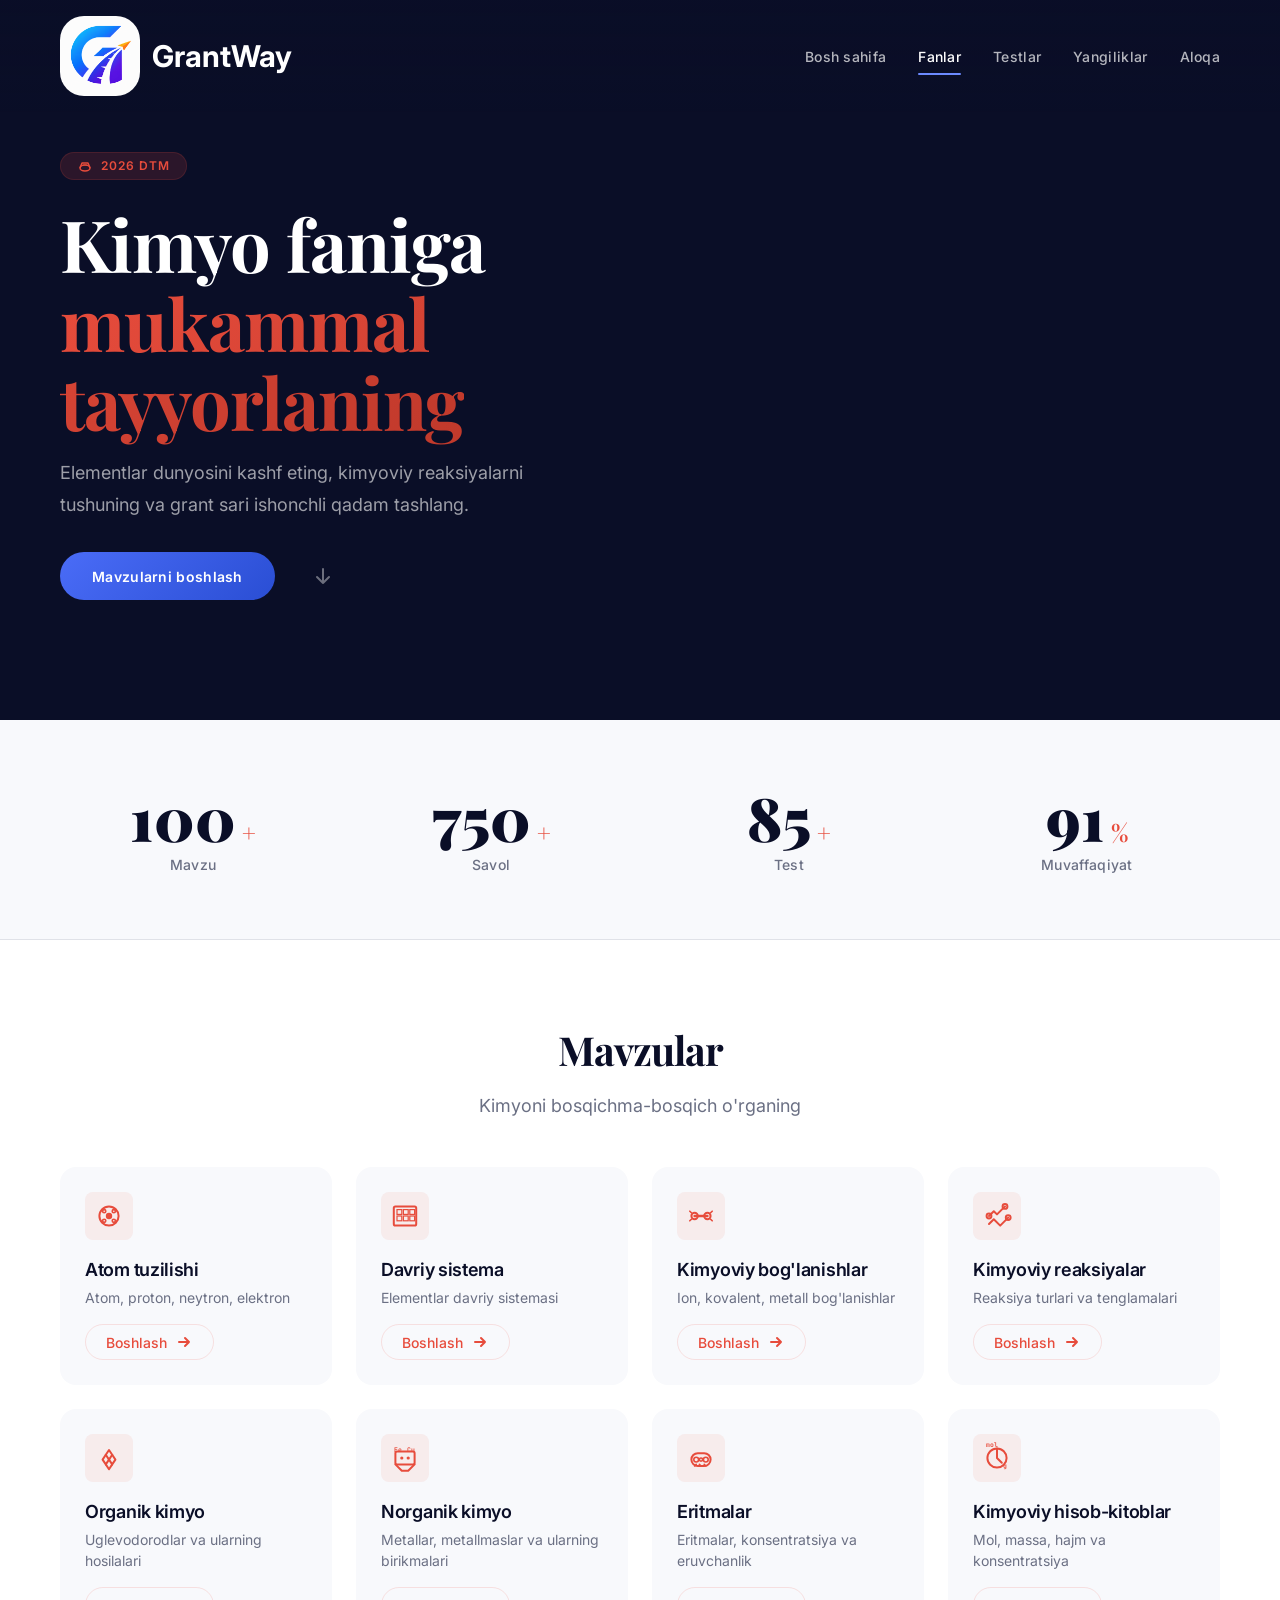
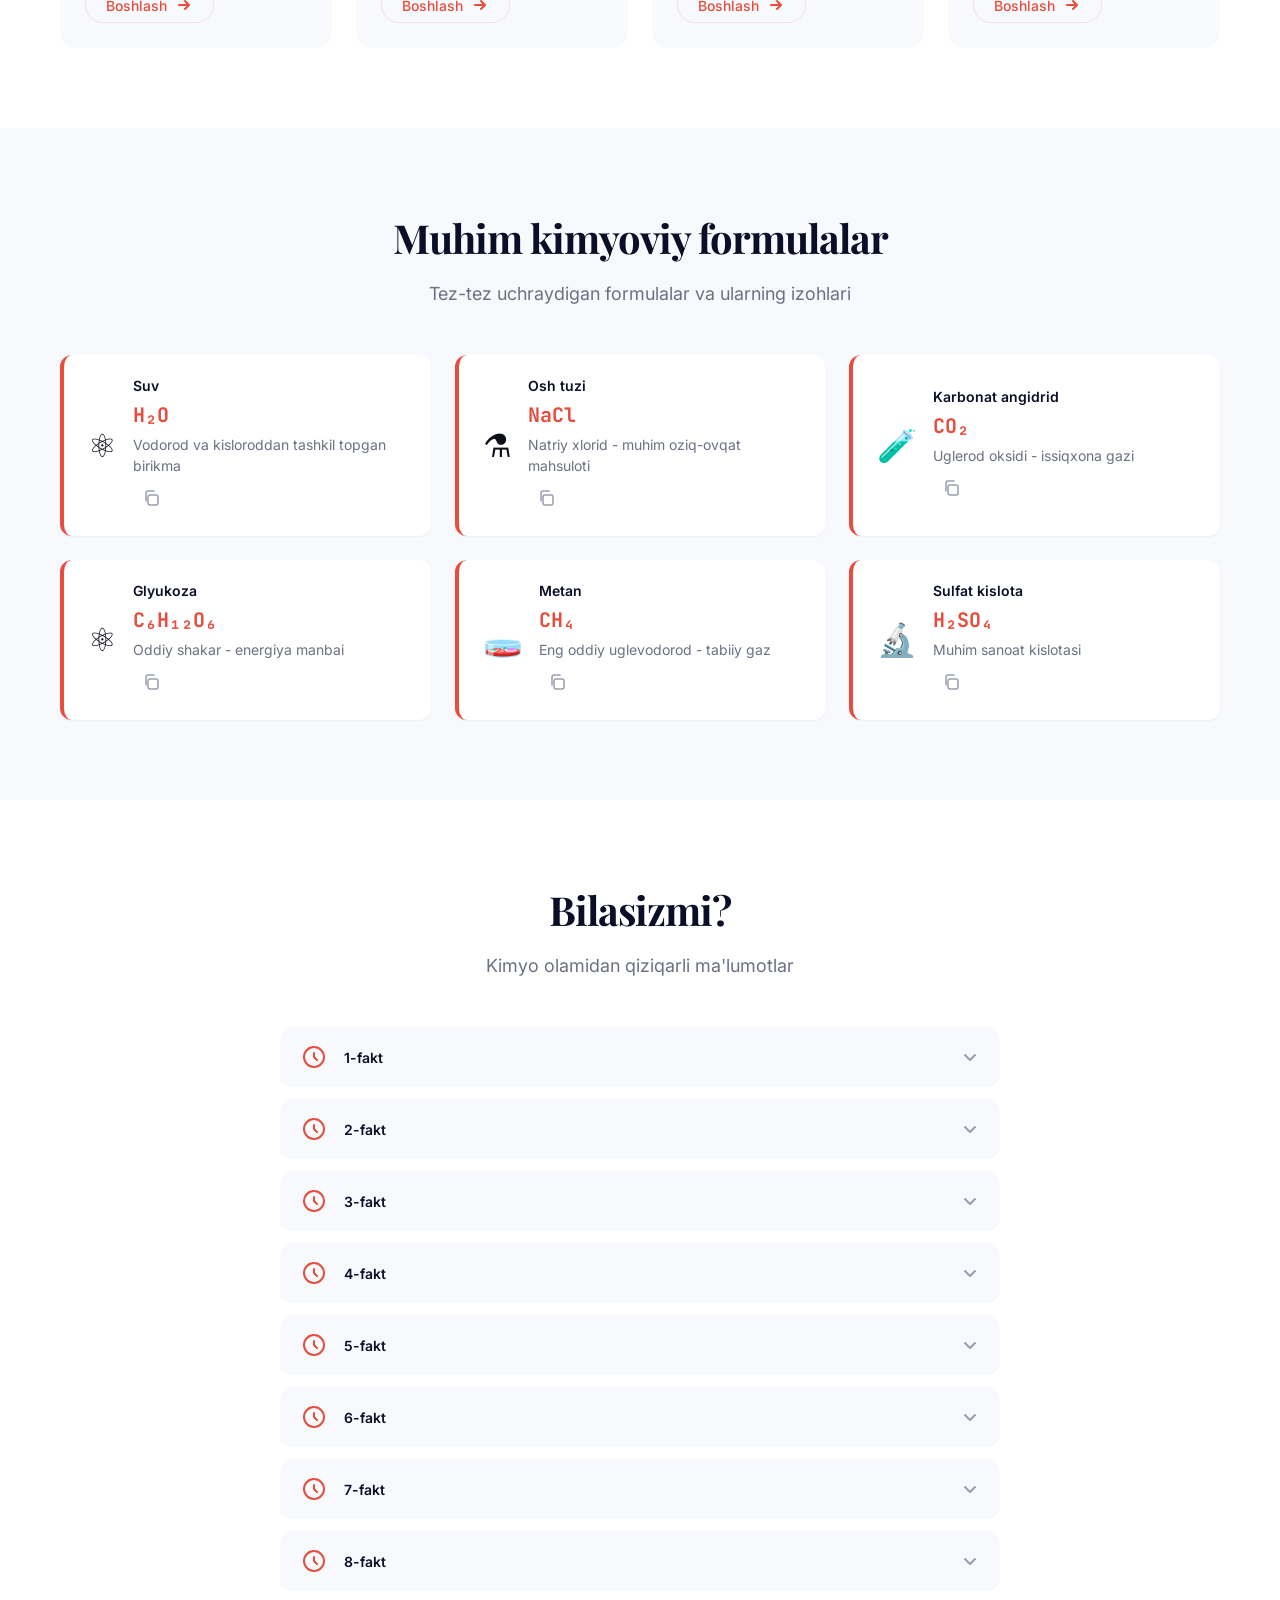
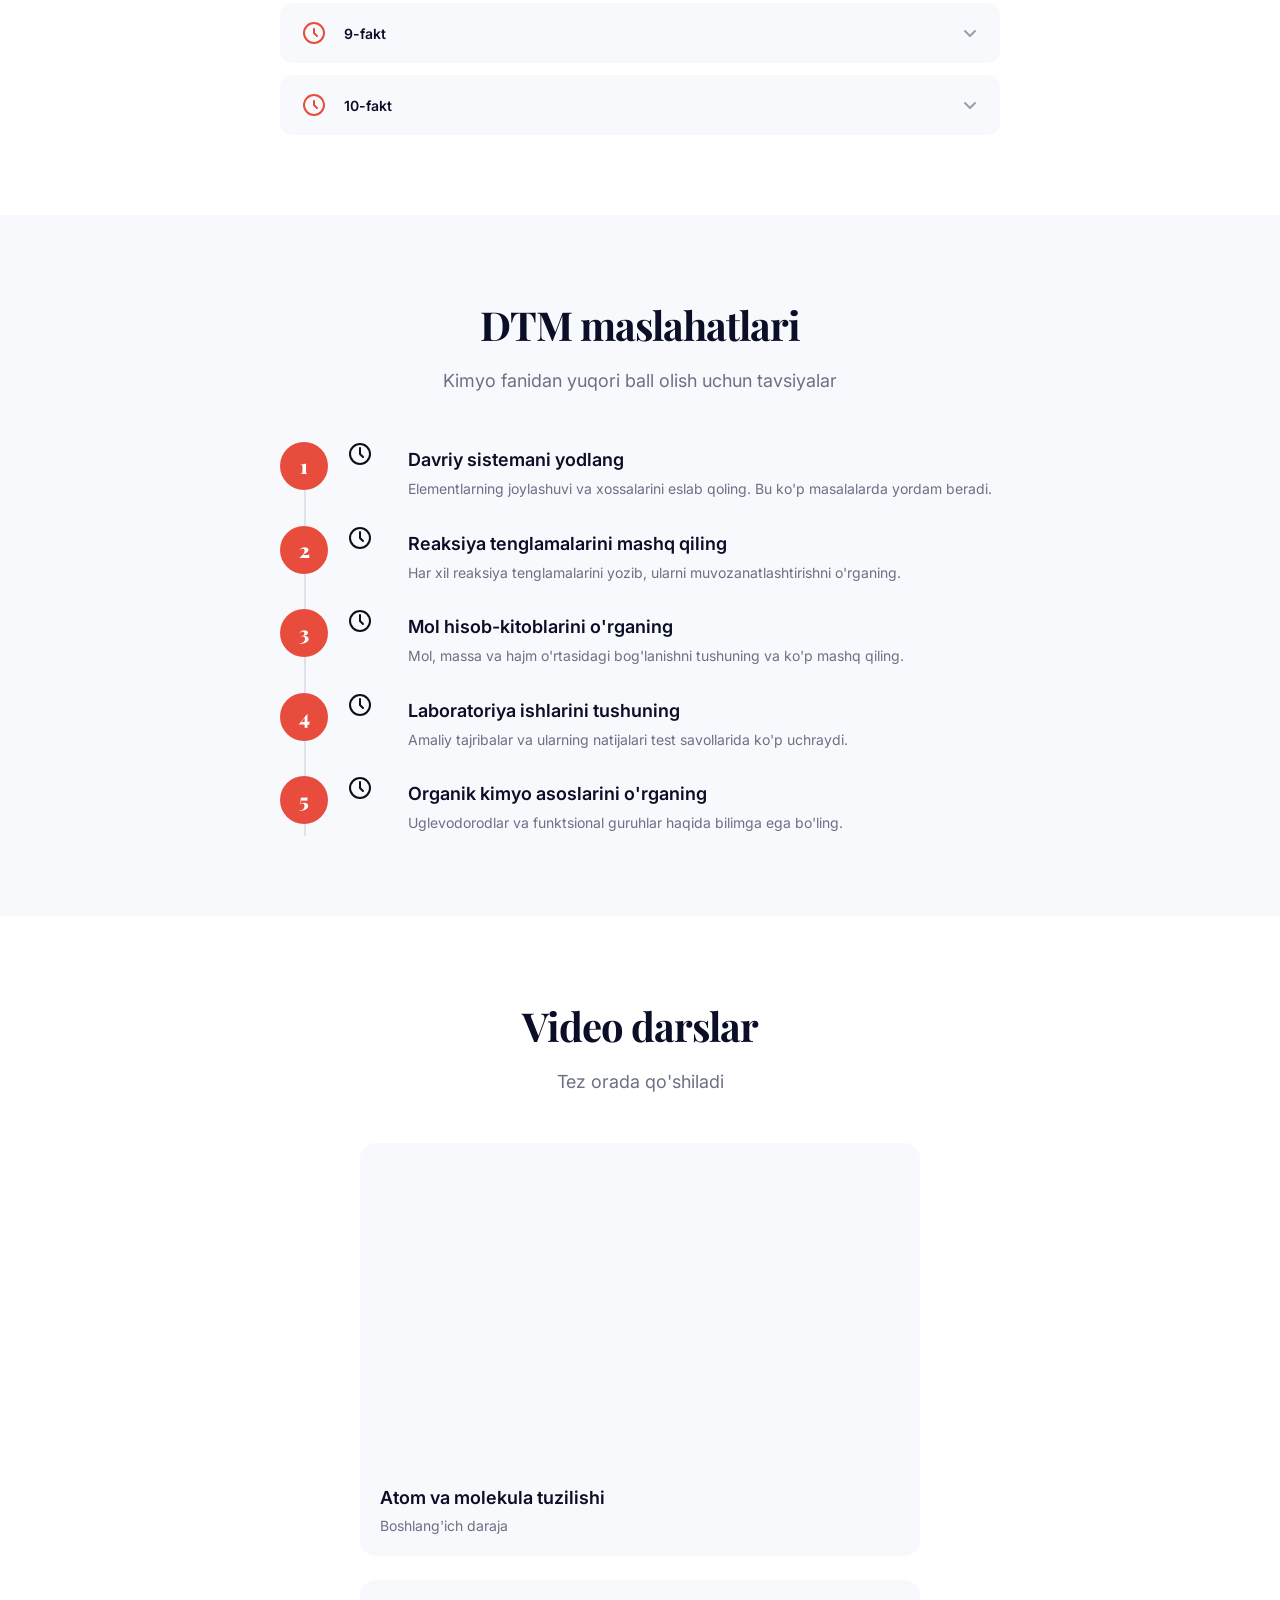
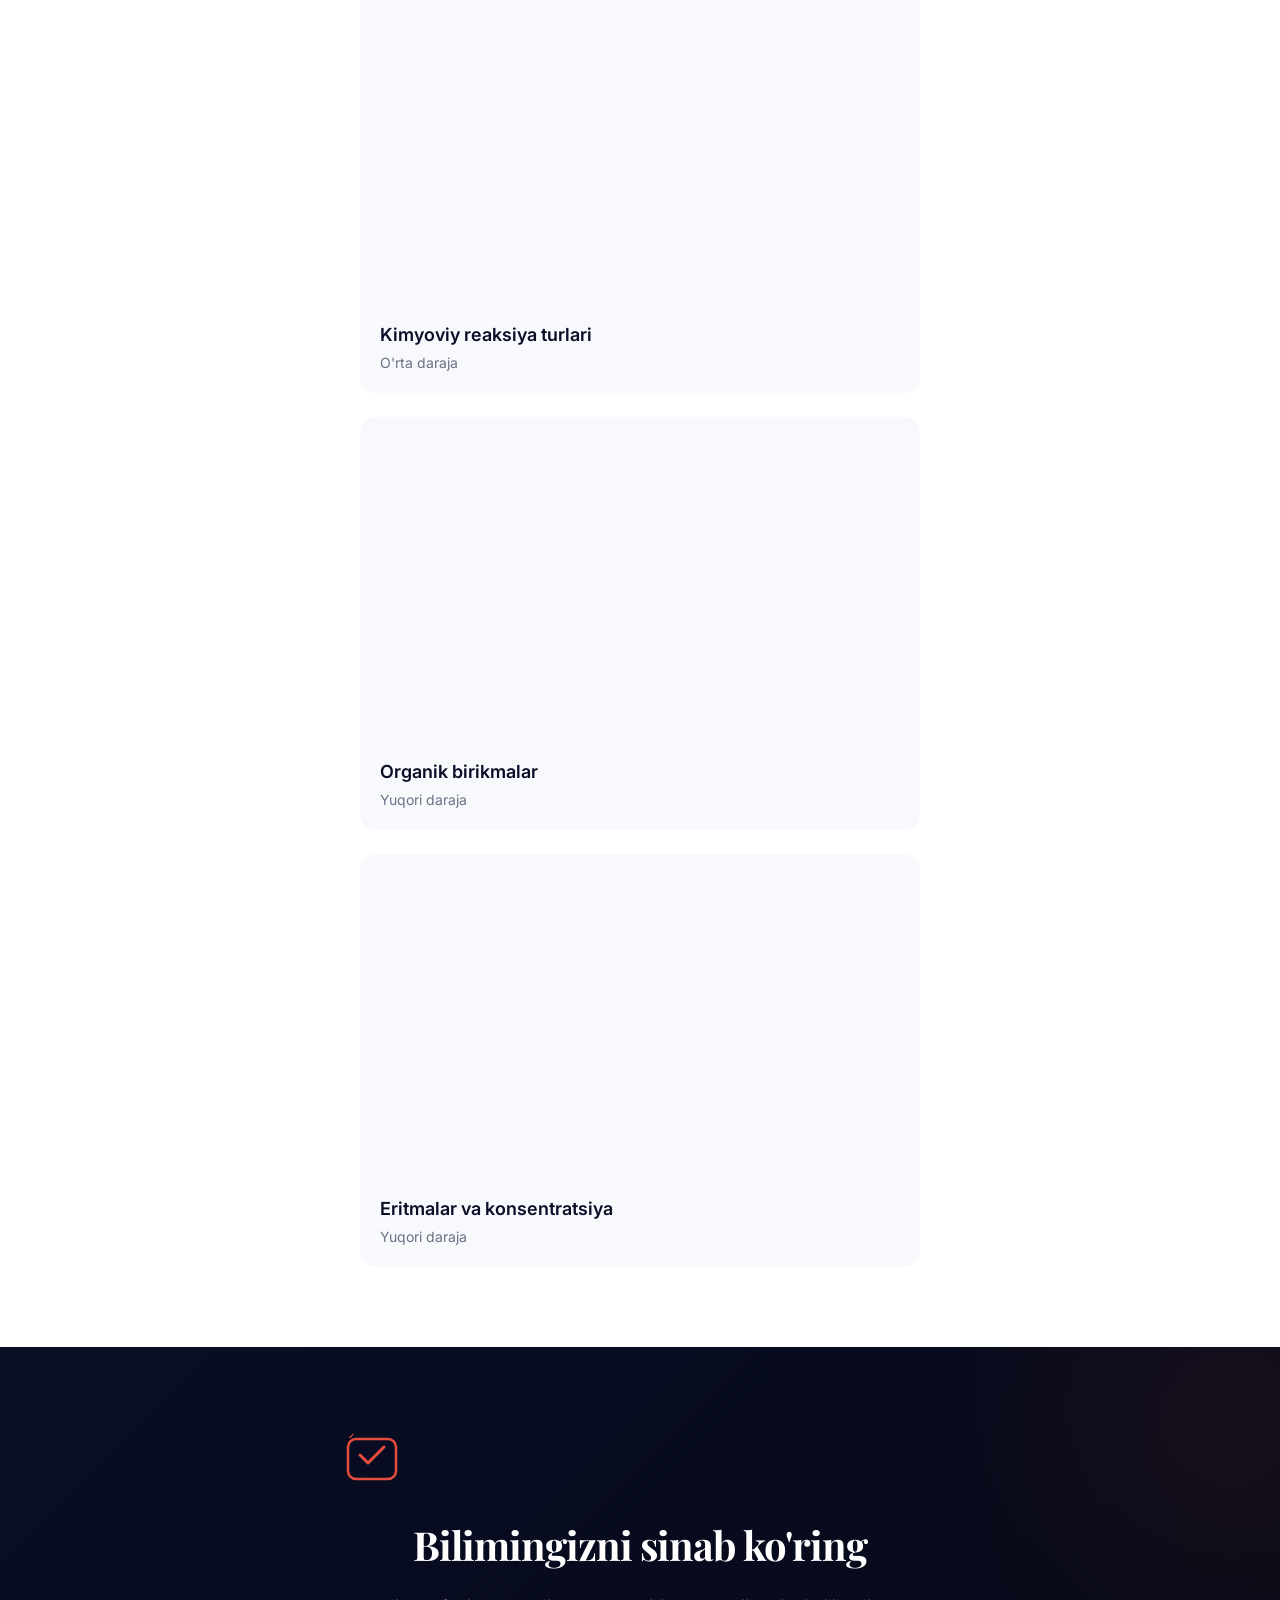
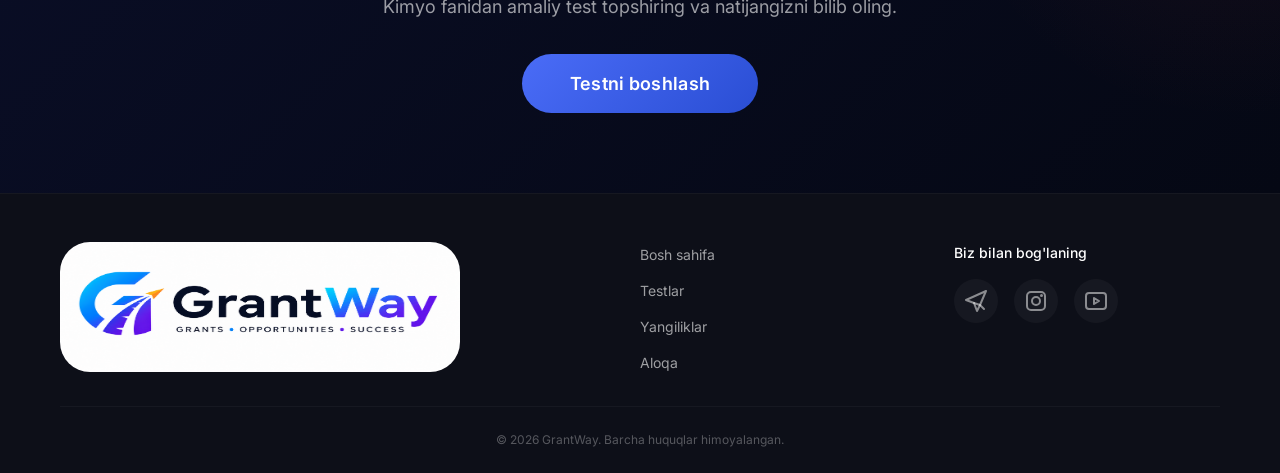
<file: pages/kimyo.html>
<!DOCTYPE html>
<html lang="uz">
<head>
    <!-- Meta ma'lumotlar -->
    <meta charset="UTF-8" />
    <meta name="viewport" content="width=device-width, initial-scale=1.0" />
    <meta name="description" content="GrantWay - Kimyo faniga mukammal tayyorlaning. Organik va noorganik kimyo, elementlar, reaksiyalar va DTM maslahatlari." />
    <meta name="theme-color" content="#0a0e27" />
    
    <!-- Favicon -->
    <link rel="icon" type="image/svg+xml" href="../assets/icons/favicon.svg" />
    <link rel="apple-touch-icon" href="../assets/icons/apple-touch-icon.png" />
    
    <!-- Fontlar -->
    <link rel="preconnect" href="https://fonts.googleapis.com" />
    <link rel="preconnect" href="https://fonts.gstatic.com" crossorigin />
    <link href="https://fonts.googleapis.com/css2?family=Inter:ital,wght@0,300;0,400;0,500;0,600;0,700;0,800;0,900;1,400&family=Playfair+Display:ital,wght@0,700;0,800;0,900;1,700&family=JetBrains+Mono:wght@400;600;700&display=swap" rel="stylesheet" />
    
    <!-- CSS -->
    <link rel="stylesheet" href="../style.css" />
    <link rel="stylesheet" href="../pages/pages.css" />
    
    <title>GrantWay - Kimyo | Grant sari ishonchli yo'l</title>
</head>
<body>
    <!-- ============================================ -->
    <!-- HEADER: Bosh sahifadagi header bilan bir xil -->
    <!-- ============================================ -->
    <header class="header" role="banner" aria-label="Sayt sarlavhasi">
        <div class="header__background" aria-hidden="true"></div>
        <div class="header__overlay" aria-hidden="true"></div>
        
        <div class="container header__container">
            <!-- Logo -->
            <a href="../index.html" class="header__logo" aria-label="GrantWay bosh sahifa">
                <img class="header__logo" src="./logo-rasm/grant-header-logo.png" alt="">
                <span class="header__logo-text">GrantWay</span>
            </a>
            
            <!-- Navigation -->
            <nav class="header__nav" role="navigation" aria-label="Asosiy menyu">
                <ul class="header__nav-list">
                    <li class="header__nav-item">
                        <a href="../index.html" class="header__nav-link">Bosh sahifa</a>
                    </li>
                    <li class="header__nav-item">
                        <a href="../index.html#fanlar" class="header__nav-link header__nav-link--active">Fanlar</a>
                    </li>
                    <li class="header__nav-item">
                        <a href="../testlar.html" class="header__nav-link">Testlar</a>
                    </li>
                    <li class="header__nav-item">
                        <a href="../yangiliklar.html" class="header__nav-link">Yangiliklar</a>
                    </li>
                    <li class="header__nav-item">
                        <a href="../aloqa.html" class="header__nav-link">Aloqa</a>
                    </li>
                </ul>
            </nav>
            
            <!-- Burger Menu -->
            <button class="header__burger" aria-label="Menyuni ochish/yopish" aria-expanded="false" aria-controls="mobile-menu">
                <span class="header__burger-line"></span>
                <span class="header__burger-line"></span>
                <span class="header__burger-line"></span>
            </button>
        </div>
        
        <!-- Mobile Menu -->
        <div class="header__mobile" id="mobile-menu" role="navigation" aria-label="Mobil menyu" hidden>
            <ul class="header__mobile-list">
                <li class="header__mobile-item">
                    <a href="../index.html" class="header__mobile-link">Bosh sahifa</a>
                </li>
                <li class="header__mobile-item">
                    <a href="../index.html#fanlar" class="header__mobile-link header__mobile-link--active">Fanlar</a>
                </li>
                <li class="header__mobile-item">
                    <a href="../testlar.html" class="header__mobile-link">Testlar</a>
                </li>
                <li class="header__mobile-item">
                    <a href="../yangiliklar.html" class="header__mobile-link">Yangiliklar</a>
                </li>
                <li class="header__mobile-item">
                    <a href="../aloqa.html" class="header__mobile-link">Aloqa</a>
                </li>
            </ul>
        </div>
    </header>

    <!-- ============================================ -->
    <!-- MAIN: Kimyo sahifasi kontenti -->
    <!-- ============================================ -->
    <main class="main" role="main">
        <!-- ============================================ -->
        <!-- HERO: Kimyo faniga mukammal tayyorlaning -->
        <!-- ============================================ -->
        <section class="chemistry-hero" aria-label="Kimyo banneri">
            <div class="chemistry-hero__background" aria-hidden="true">
                <!-- Kimyoviy elementlar va molekulalar fonida -->
                <span class="chemistry-hero__symbol chemistry-hero__symbol--1">⚛</span>
                <span class="chemistry-hero__symbol chemistry-hero__symbol--2">🧪</span>
                <span class="chemistry-hero__symbol chemistry-hero__symbol--3">⚗</span>
                <span class="chemistry-hero__symbol chemistry-hero__symbol--4">🔬</span>
                <span class="chemistry-hero__symbol chemistry-hero__symbol--5">🧫</span>
                <span class="chemistry-hero__symbol chemistry-hero__symbol--6">H₂O</span>
                <span class="chemistry-hero__symbol chemistry-hero__symbol--7">CO₂</span>
                <span class="chemistry-hero__symbol chemistry-hero__symbol--8">NaCl</span>
                <span class="chemistry-hero__symbol chemistry-hero__symbol--9">C₆H₁₂O₆</span>
                <span class="chemistry-hero__symbol chemistry-hero__symbol--10">CH₄</span>
            </div>
            
            <div class="container chemistry-hero__container">
                <div class="chemistry-hero__content">
                    <div class="chemistry-hero__badge">
                        <svg width="16" height="16" viewBox="0 0 16 16" fill="none" xmlns="http://www.w3.org/2000/svg" aria-hidden="true">
                            <ellipse cx="8" cy="10" rx="5" ry="3" stroke="currentColor" stroke-width="1.5" />
                            <path d="M3 10L5 5H11L13 10" stroke="currentColor" stroke-width="1.5" stroke-linejoin="round" />
                            <circle cx="7" cy="7" r="0.8" fill="currentColor" />
                            <circle cx="9" cy="7" r="0.8" fill="currentColor" />
                        </svg>
                        <span>2026 DTM</span>
                    </div>
                    
                    <h1 class="chemistry-hero__title">
                        Kimyo faniga <br />
                        <span class="chemistry-hero__title-highlight">mukammal tayyorlaning</span>
                    </h1>
                    
                    <p class="chemistry-hero__description">
                        Elementlar dunyosini kashf eting, kimyoviy reaksiyalarni tushuning va grant sari ishonchli qadam tashlang.
                    </p>
                    
                    <div class="chemistry-hero__actions">
                        <a href="#topics" class="chemistry-hero__cta cta-button">
                            <span class="cta-button__text">Mavzularni boshlash</span>
                            <span class="cta-button__ripple" aria-hidden="true"></span>
                        </a>
                        <a href="#statistics" class="chemistry-hero__scroll" aria-label="Pastga scroll">
                            <svg width="24" height="24" viewBox="0 0 24 24" fill="none" xmlns="http://www.w3.org/2000/svg" aria-hidden="true">
                                <path d="M12 5V19M12 19L6 13M12 19L18 13" stroke="currentColor" stroke-width="2" stroke-linecap="round" stroke-linejoin="round" />
                            </svg>
                        </a>
                    </div>
                </div>
            </div>
        </section>

        <!-- ============================================ -->
        <!-- STATISTIKA: Animated Counter -->
        <!-- ============================================ -->
        <section class="chemistry-statistics" id="statistics" aria-label="Kimyo statistikasi">
            <div class="container">
                <div class="chemistry-statistics__grid">
                    <div class="chemistry-statistic-item">
                        <span class="chemistry-statistic-item__number" data-count="100" data-duration="2000">0</span>
                        <span class="chemistry-statistic-item__suffix">+</span>
                        <span class="chemistry-statistic-item__label">Mavzu</span>
                    </div>
                    <div class="chemistry-statistic-item">
                        <span class="chemistry-statistic-item__number" data-count="750" data-duration="2000">0</span>
                        <span class="chemistry-statistic-item__suffix">+</span>
                        <span class="chemistry-statistic-item__label">Savol</span>
                    </div>
                    <div class="chemistry-statistic-item">
                        <span class="chemistry-statistic-item__number" data-count="85" data-duration="2000">0</span>
                        <span class="chemistry-statistic-item__suffix">+</span>
                        <span class="chemistry-statistic-item__label">Test</span>
                    </div>
                    <div class="chemistry-statistic-item">
                        <span class="chemistry-statistic-item__number" data-count="91" data-duration="2000">0</span>
                        <span class="chemistry-statistic-item__suffix">%</span>
                        <span class="chemistry-statistic-item__label">Muvaffaqiyat</span>
                    </div>
                </div>
            </div>
        </section>

        <!-- ============================================ -->
        <!-- MAVZULAR: Kimyo mavzulari -->
        <!-- ============================================ -->
        <section class="chemistry-topics" id="topics" aria-label="Kimyo mavzulari">
            <div class="container">
                <div class="chemistry-topics__header">
                    <h2 class="chemistry-topics__title">Mavzular</h2>
                    <p class="chemistry-topics__subtitle">Kimyoni bosqichma-bosqich o'rganing</p>
                </div>
                
                <div class="chemistry-topics__grid">
                    <!-- Atom tuzilishi -->
                    <article class="chemistry-topic-card" data-topic="atomic-structure">
                        <div class="chemistry-topic-card__icon-wrapper">
                            <svg class="chemistry-topic-card__icon" width="40" height="40" viewBox="0 0 40 40" fill="none" xmlns="http://www.w3.org/2000/svg" aria-hidden="true">
                                <circle cx="20" cy="20" r="12" stroke="currentColor" stroke-width="2.5" />
                                <circle cx="20" cy="20" r="4" fill="currentColor" />
                                <circle cx="14" cy="14" r="2" stroke="currentColor" stroke-width="2" />
                                <circle cx="26" cy="26" r="2" stroke="currentColor" stroke-width="2" />
                                <circle cx="14" cy="26" r="2" stroke="currentColor" stroke-width="2" />
                                <circle cx="26" cy="14" r="2" stroke="currentColor" stroke-width="2" />
                            </svg>
                        </div>
                        <h3 class="chemistry-topic-card__title">Atom tuzilishi</h3>
                        <p class="chemistry-topic-card__description">Atom, proton, neytron, elektron</p>
                        <button class="chemistry-topic-card__button" aria-label="Atom tuzilishi mavzusini boshlash">
                            <span>Boshlash</span>
                            <svg width="18" height="18" viewBox="0 0 18 18" fill="none" xmlns="http://www.w3.org/2000/svg" aria-hidden="true">
                                <path d="M4 9H14M14 9L10 5M14 9L10 13" stroke="currentColor" stroke-width="2" stroke-linecap="round" stroke-linejoin="round" />
                            </svg>
                        </button>
                    </article>

                    <!-- Davriy sistema -->
                    <article class="chemistry-topic-card" data-topic="periodic-table">
                        <div class="chemistry-topic-card__icon-wrapper">
                            <svg class="chemistry-topic-card__icon" width="40" height="40" viewBox="0 0 40 40" fill="none" xmlns="http://www.w3.org/2000/svg" aria-hidden="true">
                                <rect x="6" y="8" width="28" height="24" rx="2" stroke="currentColor" stroke-width="2.5" />
                                <rect x="10" y="12" width="6" height="6" stroke="currentColor" stroke-width="1.5" />
                                <rect x="18" y="12" width="6" height="6" stroke="currentColor" stroke-width="1.5" />
                                <rect x="26" y="12" width="6" height="6" stroke="currentColor" stroke-width="1.5" />
                                <rect x="10" y="20" width="6" height="6" stroke="currentColor" stroke-width="1.5" />
                                <rect x="18" y="20" width="6" height="6" stroke="currentColor" stroke-width="1.5" />
                                <rect x="26" y="20" width="6" height="6" stroke="currentColor" stroke-width="1.5" />
                            </svg>
                        </div>
                        <h3 class="chemistry-topic-card__title">Davriy sistema</h3>
                        <p class="chemistry-topic-card__description">Elementlar davriy sistemasi</p>
                        <button class="chemistry-topic-card__button" aria-label="Davriy sistema mavzusini boshlash">
                            <span>Boshlash</span>
                            <svg width="18" height="18" viewBox="0 0 18 18" fill="none" xmlns="http://www.w3.org/2000/svg" aria-hidden="true">
                                <path d="M4 9H14M14 9L10 5M14 9L10 13" stroke="currentColor" stroke-width="2" stroke-linecap="round" stroke-linejoin="round" />
                            </svg>
                        </button>
                    </article>

                    <!-- Kimyoviy bog'lanishlar -->
                    <article class="chemistry-topic-card" data-topic="chemical-bonds">
                        <div class="chemistry-topic-card__icon-wrapper">
                            <svg class="chemistry-topic-card__icon" width="40" height="40" viewBox="0 0 40 40" fill="none" xmlns="http://www.w3.org/2000/svg" aria-hidden="true">
                                <path d="M12 20L28 20" stroke="currentColor" stroke-width="3" stroke-linecap="round" />
                                <circle cx="12" cy="20" r="4" stroke="currentColor" stroke-width="2.5" />
                                <circle cx="28" cy="20" r="4" stroke="currentColor" stroke-width="2.5" />
                                <path d="M8 16L6 14M32 16L34 14M8 24L6 26M32 24L34 26" stroke="currentColor" stroke-width="2" stroke-linecap="round" />
                            </svg>
                        </div>
                        <h3 class="chemistry-topic-card__title">Kimyoviy bog'lanishlar</h3>
                        <p class="chemistry-topic-card__description">Ion, kovalent, metall bog'lanishlar</p>
                        <button class="chemistry-topic-card__button" aria-label="Kimyoviy bog'lanishlar mavzusini boshlash">
                            <span>Boshlash</span>
                            <svg width="18" height="18" viewBox="0 0 18 18" fill="none" xmlns="http://www.w3.org/2000/svg" aria-hidden="true">
                                <path d="M4 9H14M14 9L10 5M14 9L10 13" stroke="currentColor" stroke-width="2" stroke-linecap="round" stroke-linejoin="round" />
                            </svg>
                        </button>
                    </article>

                    <!-- Kimyoviy reaksiyalar -->
                    <article class="chemistry-topic-card" data-topic="chemical-reactions">
                        <div class="chemistry-topic-card__icon-wrapper">
                            <svg class="chemistry-topic-card__icon" width="40" height="40" viewBox="0 0 40 40" fill="none" xmlns="http://www.w3.org/2000/svg" aria-hidden="true">
                                <path d="M10 20L16 14L20 18L30 8" stroke="currentColor" stroke-width="2.5" stroke-linecap="round" stroke-linejoin="round" />
                                <path d="M10 30L16 24L24 32L34 22" stroke="currentColor" stroke-width="2.5" stroke-linecap="round" stroke-linejoin="round" />
                                <circle cx="10" cy="20" r="3" stroke="currentColor" stroke-width="2.5" />
                                <circle cx="30" cy="8" r="3" stroke="currentColor" stroke-width="2.5" />
                                <circle cx="34" cy="22" r="3" stroke="currentColor" stroke-width="2.5" />
                            </svg>
                        </div>
                        <h3 class="chemistry-topic-card__title">Kimyoviy reaksiyalar</h3>
                        <p class="chemistry-topic-card__description">Reaksiya turlari va tenglamalari</p>
                        <button class="chemistry-topic-card__button" aria-label="Kimyoviy reaksiyalar mavzusini boshlash">
                            <span>Boshlash</span>
                            <svg width="18" height="18" viewBox="0 0 18 18" fill="none" xmlns="http://www.w3.org/2000/svg" aria-hidden="true">
                                <path d="M4 9H14M14 9L10 5M14 9L10 13" stroke="currentColor" stroke-width="2" stroke-linecap="round" stroke-linejoin="round" />
                            </svg>
                        </button>
                    </article>

                    <!-- Organik kimyo -->
                    <article class="chemistry-topic-card" data-topic="organic-chemistry">
                        <div class="chemistry-topic-card__icon-wrapper">
                            <svg class="chemistry-topic-card__icon" width="40" height="40" viewBox="0 0 40 40" fill="none" xmlns="http://www.w3.org/2000/svg" aria-hidden="true">
                                <path d="M20 10L24 16L20 22L16 16L20 10Z" stroke="currentColor" stroke-width="2.5" stroke-linejoin="round" />
                                <path d="M24 16L28 22L24 28L20 22" stroke="currentColor" stroke-width="2.5" stroke-linejoin="round" />
                                <path d="M16 16L12 22L16 28L20 22" stroke="currentColor" stroke-width="2.5" stroke-linejoin="round" />
                                <path d="M24 28L20 34L16 28" stroke="currentColor" stroke-width="2.5" stroke-linejoin="round" />
                            </svg>
                        </div>
                        <h3 class="chemistry-topic-card__title">Organik kimyo</h3>
                        <p class="chemistry-topic-card__description">Uglevodorodlar va ularning hosilalari</p>
                        <button class="chemistry-topic-card__button" aria-label="Organik kimyo mavzusini boshlash">
                            <span>Boshlash</span>
                            <svg width="18" height="18" viewBox="0 0 18 18" fill="none" xmlns="http://www.w3.org/2000/svg" aria-hidden="true">
                                <path d="M4 9H14M14 9L10 5M14 9L10 13" stroke="currentColor" stroke-width="2" stroke-linecap="round" stroke-linejoin="round" />
                            </svg>
                        </button>
                    </article>

                    <!-- Norganik kimyo -->
                    <article class="chemistry-topic-card" data-topic="inorganic-chemistry">
                        <div class="chemistry-topic-card__icon-wrapper">
                            <svg class="chemistry-topic-card__icon" width="40" height="40" viewBox="0 0 40 40" fill="none" xmlns="http://www.w3.org/2000/svg" aria-hidden="true">
                                <rect x="8" y="12" width="24" height="16" rx="2" stroke="currentColor" stroke-width="2.5" />
                                <path d="M8 28L16 36H24L32 28" stroke="currentColor" stroke-width="2.5" stroke-linecap="round" stroke-linejoin="round" />
                                <circle cx="16" cy="20" r="2" fill="currentColor" />
                                <circle cx="24" cy="20" r="2" fill="currentColor" />
                                <text x="6" y="12" font-family="JetBrains Mono" font-size="8" font-weight="700" fill="currentColor">Fe</text>
                                <text x="22" y="12" font-family="JetBrains Mono" font-size="8" font-weight="700" fill="currentColor">Cu</text>
                            </svg>
                        </div>
                        <h3 class="chemistry-topic-card__title">Norganik kimyo</h3>
                        <p class="chemistry-topic-card__description">Metallar, metallmaslar va ularning birikmalari</p>
                        <button class="chemistry-topic-card__button" aria-label="Norganik kimyo mavzusini boshlash">
                            <span>Boshlash</span>
                            <svg width="18" height="18" viewBox="0 0 18 18" fill="none" xmlns="http://www.w3.org/2000/svg" aria-hidden="true">
                                <path d="M4 9H14M14 9L10 5M14 9L10 13" stroke="currentColor" stroke-width="2" stroke-linecap="round" stroke-linejoin="round" />
                            </svg>
                        </button>
                    </article>

                    <!-- Eritmalar -->
                    <article class="chemistry-topic-card" data-topic="solutions">
                        <div class="chemistry-topic-card__icon-wrapper">
                            <svg class="chemistry-topic-card__icon" width="40" height="40" viewBox="0 0 40 40" fill="none" xmlns="http://www.w3.org/2000/svg" aria-hidden="true">
                                <rect x="8" y="14" width="24" height="16" rx="8" stroke="currentColor" stroke-width="2.5" />
                                <circle cx="14" cy="22" r="3" stroke="currentColor" stroke-width="2" />
                                <circle cx="20" cy="22" r="2" stroke="currentColor" stroke-width="2" />
                                <circle cx="26" cy="22" r="3" stroke="currentColor" stroke-width="2" />
                                <path d="M12 30L14 28M20 30L18 28M26 30L24 28" stroke="currentColor" stroke-width="2" stroke-linecap="round" />
                            </svg>
                        </div>
                        <h3 class="chemistry-topic-card__title">Eritmalar</h3>
                        <p class="chemistry-topic-card__description">Eritmalar, konsentratsiya va eruvchanlik</p>
                        <button class="chemistry-topic-card__button" aria-label="Eritmalar mavzusini boshlash">
                            <span>Boshlash</span>
                            <svg width="18" height="18" viewBox="0 0 18 18" fill="none" xmlns="http://www.w3.org/2000/svg" aria-hidden="true">
                                <path d="M4 9H14M14 9L10 5M14 9L10 13" stroke="currentColor" stroke-width="2" stroke-linecap="round" stroke-linejoin="round" />
                            </svg>
                        </button>
                    </article>

                    <!-- Kimyoviy hisob-kitoblar -->
                    <article class="chemistry-topic-card" data-topic="stoichiometry">
                        <div class="chemistry-topic-card__icon-wrapper">
                            <svg class="chemistry-topic-card__icon" width="40" height="40" viewBox="0 0 40 40" fill="none" xmlns="http://www.w3.org/2000/svg" aria-hidden="true">
                                <circle cx="20" cy="20" r="12" stroke="currentColor" stroke-width="2.5" />
                                <path d="M20 8V20L26 26" stroke="currentColor" stroke-width="2.5" stroke-linecap="round" stroke-linejoin="round" />
                                <text x="6" y="6" font-family="JetBrains Mono" font-size="8" font-weight="700" fill="currentColor">mol</text>
                                <text x="28" y="32" font-family="JetBrains Mono" font-size="8" font-weight="700" fill="currentColor">g</text>
                            </svg>
                        </div>
                        <h3 class="chemistry-topic-card__title">Kimyoviy hisob-kitoblar</h3>
                        <p class="chemistry-topic-card__description">Mol, massa, hajm va konsentratsiya</p>
                        <button class="chemistry-topic-card__button" aria-label="Kimyoviy hisob-kitoblar mavzusini boshlash">
                            <span>Boshlash</span>
                            <svg width="18" height="18" viewBox="0 0 18 18" fill="none" xmlns="http://www.w3.org/2000/svg" aria-hidden="true">
                                <path d="M4 9H14M14 9L10 5M14 9L10 13" stroke="currentColor" stroke-width="2" stroke-linecap="round" stroke-linejoin="round" />
                            </svg>
                        </button>
                    </article>
                </div>
            </div>
        </section>

        <!-- ============================================ -->
        <!-- MUHIM FORMULALAR: Kimyoviy formulalar -->
        <!-- ============================================ -->
        <section class="chemistry-formulas" id="formulas" aria-label="Muhim kimyoviy formulalar">
            <div class="container">
                <div class="chemistry-formulas__header">
                    <h2 class="chemistry-formulas__title">Muhim kimyoviy formulalar</h2>
                    <p class="chemistry-formulas__subtitle">Tez-tez uchraydigan formulalar va ularning izohlari</p>
                </div>
                
                <div class="chemistry-formulas__grid">
                    <!-- Formula 1 -->
                    <div class="chemistry-formula-card">
                        <div class="chemistry-formula-card__icon" aria-hidden="true">⚛</div>
                        <div class="chemistry-formula-card__content">
                            <h3 class="chemistry-formula-card__title">Suv</h3>
                            <span class="chemistry-formula-card__formula">H₂O</span>
                            <p class="chemistry-formula-card__description">Vodorod va kisloroddan tashkil topgan birikma</p>
                            <button class="chemistry-formula-card__copy" aria-label="Formulani nusxalash" data-formula="H₂O">
                                <svg width="20" height="20" viewBox="0 0 20 20" fill="none" xmlns="http://www.w3.org/2000/svg" aria-hidden="true">
                                    <rect x="7" y="7" width="10" height="10" rx="2" stroke="currentColor" stroke-width="1.5" />
                                    <path d="M5 13V5C5 3.89543 5.89543 3 7 3H13" stroke="currentColor" stroke-width="1.5" stroke-linecap="round" />
                                </svg>
                            </button>
                        </div>
                    </div>

                    <!-- Formula 2 -->
                    <div class="chemistry-formula-card">
                        <div class="chemistry-formula-card__icon" aria-hidden="true">⚗</div>
                        <div class="chemistry-formula-card__content">
                            <h3 class="chemistry-formula-card__title">Osh tuzi</h3>
                            <span class="chemistry-formula-card__formula">NaCl</span>
                            <p class="chemistry-formula-card__description">Natriy xlorid - muhim oziq-ovqat mahsuloti</p>
                            <button class="chemistry-formula-card__copy" aria-label="Formulani nusxalash" data-formula="NaCl">
                                <svg width="20" height="20" viewBox="0 0 20 20" fill="none" xmlns="http://www.w3.org/2000/svg" aria-hidden="true">
                                    <rect x="7" y="7" width="10" height="10" rx="2" stroke="currentColor" stroke-width="1.5" />
                                    <path d="M5 13V5C5 3.89543 5.89543 3 7 3H13" stroke="currentColor" stroke-width="1.5" stroke-linecap="round" />
                                </svg>
                            </button>
                        </div>
                    </div>

                    <!-- Formula 3 -->
                    <div class="chemistry-formula-card">
                        <div class="chemistry-formula-card__icon" aria-hidden="true">🧪</div>
                        <div class="chemistry-formula-card__content">
                            <h3 class="chemistry-formula-card__title">Karbonat angidrid</h3>
                            <span class="chemistry-formula-card__formula">CO₂</span>
                            <p class="chemistry-formula-card__description">Uglerod oksidi - issiqxona gazi</p>
                            <button class="chemistry-formula-card__copy" aria-label="Formulani nusxalash" data-formula="CO₂">
                                <svg width="20" height="20" viewBox="0 0 20 20" fill="none" xmlns="http://www.w3.org/2000/svg" aria-hidden="true">
                                    <rect x="7" y="7" width="10" height="10" rx="2" stroke="currentColor" stroke-width="1.5" />
                                    <path d="M5 13V5C5 3.89543 5.89543 3 7 3H13" stroke="currentColor" stroke-width="1.5" stroke-linecap="round" />
                                </svg>
                            </button>
                        </div>
                    </div>

                    <!-- Formula 4 -->
                    <div class="chemistry-formula-card">
                        <div class="chemistry-formula-card__icon" aria-hidden="true">⚛</div>
                        <div class="chemistry-formula-card__content">
                            <h3 class="chemistry-formula-card__title">Glyukoza</h3>
                            <span class="chemistry-formula-card__formula">C₆H₁₂O₆</span>
                            <p class="chemistry-formula-card__description">Oddiy shakar - energiya manbai</p>
                            <button class="chemistry-formula-card__copy" aria-label="Formulani nusxalash" data-formula="C₆H₁₂O₆">
                                <svg width="20" height="20" viewBox="0 0 20 20" fill="none" xmlns="http://www.w3.org/2000/svg" aria-hidden="true">
                                    <rect x="7" y="7" width="10" height="10" rx="2" stroke="currentColor" stroke-width="1.5" />
                                    <path d="M5 13V5C5 3.89543 5.89543 3 7 3H13" stroke="currentColor" stroke-width="1.5" stroke-linecap="round" />
                                </svg>
                            </button>
                        </div>
                    </div>

                    <!-- Formula 5 -->
                    <div class="chemistry-formula-card">
                        <div class="chemistry-formula-card__icon" aria-hidden="true">🧫</div>
                        <div class="chemistry-formula-card__content">
                            <h3 class="chemistry-formula-card__title">Metan</h3>
                            <span class="chemistry-formula-card__formula">CH₄</span>
                            <p class="chemistry-formula-card__description">Eng oddiy uglevodorod - tabiiy gaz</p>
                            <button class="chemistry-formula-card__copy" aria-label="Formulani nusxalash" data-formula="CH₄">
                                <svg width="20" height="20" viewBox="0 0 20 20" fill="none" xmlns="http://www.w3.org/2000/svg" aria-hidden="true">
                                    <rect x="7" y="7" width="10" height="10" rx="2" stroke="currentColor" stroke-width="1.5" />
                                    <path d="M5 13V5C5 3.89543 5.89543 3 7 3H13" stroke="currentColor" stroke-width="1.5" stroke-linecap="round" />
                                </svg>
                            </button>
                        </div>
                    </div>

                    <!-- Formula 6 -->
                    <div class="chemistry-formula-card">
                        <div class="chemistry-formula-card__icon" aria-hidden="true">🔬</div>
                        <div class="chemistry-formula-card__content">
                            <h3 class="chemistry-formula-card__title">Sulfat kislota</h3>
                            <span class="chemistry-formula-card__formula">H₂SO₄</span>
                            <p class="chemistry-formula-card__description">Muhim sanoat kislotasi</p>
                            <button class="chemistry-formula-card__copy" aria-label="Formulani nusxalash" data-formula="H₂SO₄">
                                <svg width="20" height="20" viewBox="0 0 20 20" fill="none" xmlns="http://www.w3.org/2000/svg" aria-hidden="true">
                                    <rect x="7" y="7" width="10" height="10" rx="2" stroke="currentColor" stroke-width="1.5" />
                                    <path d="M5 13V5C5 3.89543 5.89543 3 7 3H13" stroke="currentColor" stroke-width="1.5" stroke-linecap="round" />
                                </svg>
                            </button>
                        </div>
                    </div>
                </div>
            </div>
        </section>

        <!-- ============================================ -->
        <!-- BILASIZMI: Kimyo faktlari -->
        <!-- ============================================ -->
        <section class="chemistry-facts" aria-label="Kimyo haqida qiziqarli faktlar">
            <div class="container">
                <div class="chemistry-facts__header">
                    <h2 class="chemistry-facts__title">Bilasizmi?</h2>
                    <p class="chemistry-facts__subtitle">Kimyo olamidan qiziqarli ma'lumotlar</p>
                </div>
                
                <div class="chemistry-facts__accordion">
                    <!-- Fakt 1 -->
                    <div class="chemistry-fact-item" role="listitem">
                        <button class="chemistry-fact-item__trigger" aria-expanded="false" aria-controls="chemistry-fact-1">
                            <span class="chemistry-fact-item__icon" aria-hidden="true">
                                <svg width="24" height="24" viewBox="0 0 24 24" fill="none" xmlns="http://www.w3.org/2000/svg">
                                    <circle cx="12" cy="12" r="10" stroke="currentColor" stroke-width="2" />
                                    <path d="M12 8V12L15 15" stroke="currentColor" stroke-width="2" stroke-linecap="round" />
                                </svg>
                            </span>
                            <span class="chemistry-fact-item__title">1-fakt</span>
                            <span class="chemistry-fact-item__arrow" aria-hidden="true">
                                <svg width="20" height="20" viewBox="0 0 20 20" fill="none" xmlns="http://www.w3.org/2000/svg">
                                    <path d="M5 8L10 13L15 8" stroke="currentColor" stroke-width="2" stroke-linecap="round" stroke-linejoin="round" />
                                </svg>
                            </span>
                        </button>
                        <div class="chemistry-fact-item__content" id="chemistry-fact-1" role="region">
                            <div class="chemistry-fact-item__body">
                                <p>Suv (H₂O) yerdagi eng ko'p tarqalgan birikma bo'lib, u yer yuzasining 71% ini qoplaydi.</p>
                            </div>
                        </div>
                    </div>

                    <!-- Fakt 2 -->
                    <div class="chemistry-fact-item" role="listitem">
                        <button class="chemistry-fact-item__trigger" aria-expanded="false" aria-controls="chemistry-fact-2">
                            <span class="chemistry-fact-item__icon" aria-hidden="true">
                                <svg width="24" height="24" viewBox="0 0 24 24" fill="none" xmlns="http://www.w3.org/2000/svg">
                                    <circle cx="12" cy="12" r="10" stroke="currentColor" stroke-width="2" />
                                    <path d="M12 8V12L15 15" stroke="currentColor" stroke-width="2" stroke-linecap="round" />
                                </svg>
                            </span>
                            <span class="chemistry-fact-item__title">2-fakt</span>
                            <span class="chemistry-fact-item__arrow" aria-hidden="true">
                                <svg width="20" height="20" viewBox="0 0 20 20" fill="none" xmlns="http://www.w3.org/2000/svg">
                                    <path d="M5 8L10 13L15 8" stroke="currentColor" stroke-width="2" stroke-linecap="round" stroke-linejoin="round" />
                                </svg>
                            </span>
                        </button>
                        <div class="chemistry-fact-item__content" id="chemistry-fact-2" role="region">
                            <div class="chemistry-fact-item__body">
                                <p>Abu Ali ibn Sino 1000 dan ortiq dori vositalarining kimyoviy tarkibini o'rgangan va tibbiyotga katta hissa qo'shgan.</p>
                            </div>
                        </div>
                    </div>

                    <!-- Fakt 3 -->
                    <div class="chemistry-fact-item" role="listitem">
                        <button class="chemistry-fact-item__trigger" aria-expanded="false" aria-controls="chemistry-fact-3">
                            <span class="chemistry-fact-item__icon" aria-hidden="true">
                                <svg width="24" height="24" viewBox="0 0 24 24" fill="none" xmlns="http://www.w3.org/2000/svg">
                                    <circle cx="12" cy="12" r="10" stroke="currentColor" stroke-width="2" />
                                    <path d="M12 8V12L15 15" stroke="currentColor" stroke-width="2" stroke-linecap="round" />
                                </svg>
                            </span>
                            <span class="chemistry-fact-item__title">3-fakt</span>
                            <span class="chemistry-fact-item__arrow" aria-hidden="true">
                                <svg width="20" height="20" viewBox="0 0 20 20" fill="none" xmlns="http://www.w3.org/2000/svg">
                                    <path d="M5 8L10 13L15 8" stroke="currentColor" stroke-width="2" stroke-linecap="round" stroke-linejoin="round" />
                                </svg>
                            </span>
                        </button>
                        <div class="chemistry-fact-item__content" id="chemistry-fact-3" role="region">
                            <div class="chemistry-fact-item__body">
                                <p>Oltin (Au) dunyodagi eng og'ir metallardan biri bo'lib, uning 1 kub sm hajmi 19.3 grammni tashkil qiladi.</p>
                            </div>
                        </div>
                    </div>

                    <!-- Fakt 4 -->
                    <div class="chemistry-fact-item" role="listitem">
                        <button class="chemistry-fact-item__trigger" aria-expanded="false" aria-controls="chemistry-fact-4">
                            <span class="chemistry-fact-item__icon" aria-hidden="true">
                                <svg width="24" height="24" viewBox="0 0 24 24" fill="none" xmlns="http://www.w3.org/2000/svg">
                                    <circle cx="12" cy="12" r="10" stroke="currentColor" stroke-width="2" />
                                    <path d="M12 8V12L15 15" stroke="currentColor" stroke-width="2" stroke-linecap="round" />
                                </svg>
                            </span>
                            <span class="chemistry-fact-item__title">4-fakt</span>
                            <span class="chemistry-fact-item__arrow" aria-hidden="true">
                                <svg width="20" height="20" viewBox="0 0 20 20" fill="none" xmlns="http://www.w3.org/2000/svg">
                                    <path d="M5 8L10 13L15 8" stroke="currentColor" stroke-width="2" stroke-linecap="round" stroke-linejoin="round" />
                                </svg>
                            </span>
                        </button>
                        <div class="chemistry-fact-item__content" id="chemistry-fact-4" role="region">
                            <div class="chemistry-fact-item__body">
                                <p>Ozon (O₃) kislorodning allotrofik shakli bo'lib, u atmosferada quyoshning zararli nurlaridan himoya qiladi.</p>
                            </div>
                        </div>
                    </div>

                    <!-- Fakt 5 -->
                    <div class="chemistry-fact-item" role="listitem">
                        <button class="chemistry-fact-item__trigger" aria-expanded="false" aria-controls="chemistry-fact-5">
                            <span class="chemistry-fact-item__icon" aria-hidden="true">
                                <svg width="24" height="24" viewBox="0 0 24 24" fill="none" xmlns="http://www.w3.org/2000/svg">
                                    <circle cx="12" cy="12" r="10" stroke="currentColor" stroke-width="2" />
                                    <path d="M12 8V12L15 15" stroke="currentColor" stroke-width="2" stroke-linecap="round" />
                                </svg>
                            </span>
                            <span class="chemistry-fact-item__title">5-fakt</span>
                            <span class="chemistry-fact-item__arrow" aria-hidden="true">
                                <svg width="20" height="20" viewBox="0 0 20 20" fill="none" xmlns="http://www.w3.org/2000/svg">
                                    <path d="M5 8L10 13L15 8" stroke="currentColor" stroke-width="2" stroke-linecap="round" stroke-linejoin="round" />
                                </svg>
                            </span>
                        </button>
                        <div class="chemistry-fact-item__content" id="chemistry-fact-5" role="region">
                            <div class="chemistry-fact-item__body">
                                <p>Platina (Pt) dunyodagi eng qimmatbaho metallardan biri bo'lib, u katalizator sifatida keng qo'llaniladi.</p>
                            </div>
                        </div>
                    </div>

                    <!-- Fakt 6 -->
                    <div class="chemistry-fact-item" role="listitem">
                        <button class="chemistry-fact-item__trigger" aria-expanded="false" aria-controls="chemistry-fact-6">
                            <span class="chemistry-fact-item__icon" aria-hidden="true">
                                <svg width="24" height="24" viewBox="0 0 24 24" fill="none" xmlns="http://www.w3.org/2000/svg">
                                    <circle cx="12" cy="12" r="10" stroke="currentColor" stroke-width="2" />
                                    <path d="M12 8V12L15 15" stroke="currentColor" stroke-width="2" stroke-linecap="round" />
                                </svg>
                            </span>
                            <span class="chemistry-fact-item__title">6-fakt</span>
                            <span class="chemistry-fact-item__arrow" aria-hidden="true">
                                <svg width="20" height="20" viewBox="0 0 20 20" fill="none" xmlns="http://www.w3.org/2000/svg">
                                    <path d="M5 8L10 13L15 8" stroke="currentColor" stroke-width="2" stroke-linecap="round" stroke-linejoin="round" />
                                </svg>
                            </span>
                        </button>
                        <div class="chemistry-fact-item__content" id="chemistry-fact-6" role="region">
                            <div class="chemistry-fact-item__body">
                                <p>Vodorod (H) koinotdagi eng ko'p tarqalgan element bo'lib, u quyosh va yulduzlarning asosiy tarkibiy qismidir.</p>
                            </div>
                        </div>
                    </div>

                    <!-- Fakt 7 -->
                    <div class="chemistry-fact-item" role="listitem">
                        <button class="chemistry-fact-item__trigger" aria-expanded="false" aria-controls="chemistry-fact-7">
                            <span class="chemistry-fact-item__icon" aria-hidden="true">
                                <svg width="24" height="24" viewBox="0 0 24 24" fill="none" xmlns="http://www.w3.org/2000/svg">
                                    <circle cx="12" cy="12" r="10" stroke="currentColor" stroke-width="2" />
                                    <path d="M12 8V12L15 15" stroke="currentColor" stroke-width="2" stroke-linecap="round" />
                                </svg>
                            </span>
                            <span class="chemistry-fact-item__title">7-fakt</span>
                            <span class="chemistry-fact-item__arrow" aria-hidden="true">
                                <svg width="20" height="20" viewBox="0 0 20 20" fill="none" xmlns="http://www.w3.org/2000/svg">
                                    <path d="M5 8L10 13L15 8" stroke="currentColor" stroke-width="2" stroke-linecap="round" stroke-linejoin="round" />
                                </svg>
                            </span>
                        </button>
                        <div class="chemistry-fact-item__content" id="chemistry-fact-7" role="region">
                            <div class="chemistry-fact-item__body">
                                <p>Al-Beruniy 11-asrda turli metallarning zichligini o'lchagan va ularning xossalarini o'rgangan.</p>
                            </div>
                        </div>
                    </div>

                    <!-- Fakt 8 -->
                    <div class="chemistry-fact-item" role="listitem">
                        <button class="chemistry-fact-item__trigger" aria-expanded="false" aria-controls="chemistry-fact-8">
                            <span class="chemistry-fact-item__icon" aria-hidden="true">
                                <svg width="24" height="24" viewBox="0 0 24 24" fill="none" xmlns="http://www.w3.org/2000/svg">
                                    <circle cx="12" cy="12" r="10" stroke="currentColor" stroke-width="2" />
                                    <path d="M12 8V12L15 15" stroke="currentColor" stroke-width="2" stroke-linecap="round" />
                                </svg>
                            </span>
                            <span class="chemistry-fact-item__title">8-fakt</span>
                            <span class="chemistry-fact-item__arrow" aria-hidden="true">
                                <svg width="20" height="20" viewBox="0 0 20 20" fill="none" xmlns="http://www.w3.org/2000/svg">
                                    <path d="M5 8L10 13L15 8" stroke="currentColor" stroke-width="2" stroke-linecap="round" stroke-linejoin="round" />
                                </svg>
                            </span>
                        </button>
                        <div class="chemistry-fact-item__content" id="chemistry-fact-8" role="region">
                            <div class="chemistry-fact-item__body">
                                <p>Kremniy (Si) elektronika sanoatida eng muhim yarimo'tkazgich material hisoblanadi.</p>
                            </div>
                        </div>
                    </div>

                    <!-- Fakt 9 -->
                    <div class="chemistry-fact-item" role="listitem">
                        <button class="chemistry-fact-item__trigger" aria-expanded="false" aria-controls="chemistry-fact-9">
                            <span class="chemistry-fact-item__icon" aria-hidden="true">
                                <svg width="24" height="24" viewBox="0 0 24 24" fill="none" xmlns="http://www.w3.org/2000/svg">
                                    <circle cx="12" cy="12" r="10" stroke="currentColor" stroke-width="2" />
                                    <path d="M12 8V12L15 15" stroke="currentColor" stroke-width="2" stroke-linecap="round" />
                                </svg>
                            </span>
                            <span class="chemistry-fact-item__title">9-fakt</span>
                            <span class="chemistry-fact-item__arrow" aria-hidden="true">
                                <svg width="20" height="20" viewBox="0 0 20 20" fill="none" xmlns="http://www.w3.org/2000/svg">
                                    <path d="M5 8L10 13L15 8" stroke="currentColor" stroke-width="2" stroke-linecap="round" stroke-linejoin="round" />
                                </svg>
                            </span>
                        </button>
                        <div class="chemistry-fact-item__content" id="chemistry-fact-9" role="region">
                            <div class="chemistry-fact-item__body">
                                <p>O'zbekiston kimyo sanoati 100 dan ortiq turdagi mahsulot ishlab chiqaradi, jumladan, mineral o'g'itlar va kimyoviy moddalar.</p>
                            </div>
                        </div>
                    </div>

                    <!-- Fakt 10 -->
                    <div class="chemistry-fact-item" role="listitem">
                        <button class="chemistry-fact-item__trigger" aria-expanded="false" aria-controls="chemistry-fact-10">
                            <span class="chemistry-fact-item__icon" aria-hidden="true">
                                <svg width="24" height="24" viewBox="0 0 24 24" fill="none" xmlns="http://www.w3.org/2000/svg">
                                    <circle cx="12" cy="12" r="10" stroke="currentColor" stroke-width="2" />
                                    <path d="M12 8V12L15 15" stroke="currentColor" stroke-width="2" stroke-linecap="round" />
                                </svg>
                            </span>
                            <span class="chemistry-fact-item__title">10-fakt</span>
                            <span class="chemistry-fact-item__arrow" aria-hidden="true">
                                <svg width="20" height="20" viewBox="0 0 20 20" fill="none" xmlns="http://www.w3.org/2000/svg">
                                    <path d="M5 8L10 13L15 8" stroke="currentColor" stroke-width="2" stroke-linecap="round" stroke-linejoin="round" />
                                </svg>
                            </span>
                        </button>
                        <div class="chemistry-fact-item__content" id="chemistry-fact-10" role="region">
                            <div class="chemistry-fact-item__body">
                                <p>Fotosintez jarayonida o'simliklar karbonat angidrid (CO₂) va suvni (H₂O) glyukoza (C₆H₁₂O₆) va kislorodga (O₂) aylantiradi.</p>
                            </div>
                        </div>
                    </div>
                </div>
            </div>
        </section>

        <!-- ============================================ -->
        <!-- DTM MASLAHATLARI: Timeline -->
        <!-- ============================================ -->
        <section class="chemistry-tips" aria-label="DTM maslahatlari">
            <div class="container">
                <div class="chemistry-tips__header">
                    <h2 class="chemistry-tips__title">DTM maslahatlari</h2>
                    <p class="chemistry-tips__subtitle">Kimyo fanidan yuqori ball olish uchun tavsiyalar</p>
                </div>
                
                <div class="chemistry-tips__timeline">
                    <!-- Maslahat 1 -->
                    <div class="chemistry-tip-item">
                        <div class="chemistry-tip-item__number" aria-hidden="true">1</div>
                        <div class="chemistry-tip-item__icon" aria-hidden="true">
                            <svg width="24" height="24" viewBox="0 0 24 24" fill="none" xmlns="http://www.w3.org/2000/svg">
                                <path d="M12 6V12L15 15" stroke="currentColor" stroke-width="2" stroke-linecap="round" />
                                <circle cx="12" cy="12" r="10" stroke="currentColor" stroke-width="2" />
                            </svg>
                        </div>
                        <div class="chemistry-tip-item__content">
                            <h3 class="chemistry-tip-item__title">Davriy sistemani yodlang</h3>
                            <p class="chemistry-tip-item__description">Elementlarning joylashuvi va xossalarini eslab qoling. Bu ko'p masalalarda yordam beradi.</p>
                        </div>
                    </div>

                    <!-- Maslahat 2 -->
                    <div class="chemistry-tip-item">
                        <div class="chemistry-tip-item__number" aria-hidden="true">2</div>
                        <div class="chemistry-tip-item__icon" aria-hidden="true">
                            <svg width="24" height="24" viewBox="0 0 24 24" fill="none" xmlns="http://www.w3.org/2000/svg">
                                <path d="M12 6V12L15 15" stroke="currentColor" stroke-width="2" stroke-linecap="round" />
                                <circle cx="12" cy="12" r="10" stroke="currentColor" stroke-width="2" />
                            </svg>
                        </div>
                        <div class="chemistry-tip-item__content">
                            <h3 class="chemistry-tip-item__title">Reaksiya tenglamalarini mashq qiling</h3>
                            <p class="chemistry-tip-item__description">Har xil reaksiya tenglamalarini yozib, ularni muvozanatlashtirishni o'rganing.</p>
                        </div>
                    </div>

                    <!-- Maslahat 3 -->
                    <div class="chemistry-tip-item">
                        <div class="chemistry-tip-item__number" aria-hidden="true">3</div>
                        <div class="chemistry-tip-item__icon" aria-hidden="true">
                            <svg width="24" height="24" viewBox="0 0 24 24" fill="none" xmlns="http://www.w3.org/2000/svg">
                                <path d="M12 6V12L15 15" stroke="currentColor" stroke-width="2" stroke-linecap="round" />
                                <circle cx="12" cy="12" r="10" stroke="currentColor" stroke-width="2" />
                            </svg>
                        </div>
                        <div class="chemistry-tip-item__content">
                            <h3 class="chemistry-tip-item__title">Mol hisob-kitoblarini o'rganing</h3>
                            <p class="chemistry-tip-item__description">Mol, massa va hajm o'rtasidagi bog'lanishni tushuning va ko'p mashq qiling.</p>
                        </div>
                    </div>

                    <!-- Maslahat 4 -->
                    <div class="chemistry-tip-item">
                        <div class="chemistry-tip-item__number" aria-hidden="true">4</div>
                        <div class="chemistry-tip-item__icon" aria-hidden="true">
                            <svg width="24" height="24" viewBox="0 0 24 24" fill="none" xmlns="http://www.w3.org/2000/svg">
                                <path d="M12 6V12L15 15" stroke="currentColor" stroke-width="2" stroke-linecap="round" />
                                <circle cx="12" cy="12" r="10" stroke="currentColor" stroke-width="2" />
                            </svg>
                        </div>
                        <div class="chemistry-tip-item__content">
                            <h3 class="chemistry-tip-item__title">Laboratoriya ishlarini tushuning</h3>
                            <p class="chemistry-tip-item__description">Amaliy tajribalar va ularning natijalari test savollarida ko'p uchraydi.</p>
                        </div>
                    </div>

                    <!-- Maslahat 5 -->
                    <div class="chemistry-tip-item">
                        <div class="chemistry-tip-item__number" aria-hidden="true">5</div>
                        <div class="chemistry-tip-item__icon" aria-hidden="true">
                            <svg width="24" height="24" viewBox="0 0 24 24" fill="none" xmlns="http://www.w3.org/2000/svg">
                                <path d="M12 6V12L15 15" stroke="currentColor" stroke-width="2" stroke-linecap="round" />
                                <circle cx="12" cy="12" r="10" stroke="currentColor" stroke-width="2" />
                            </svg>
                        </div>
                        <div class="chemistry-tip-item__content">
                            <h3 class="chemistry-tip-item__title">Organik kimyo asoslarini o'rganing</h3>
                            <p class="chemistry-tip-item__description">Uglevodorodlar va funktsional guruhlar haqida bilimga ega bo'ling.</p>
                        </div>
                    </div>
                </div>
            </div>
        </section>

        <!-- ============================================ -->
        <!-- VIDEO DARSLAR: Placeholder -->
        <!-- ============================================ -->
        <section class="chemistry-videos" aria-label="Video darslar">
            <div class="container">
                <div class="chemistry-videos__header">
                    <h2 class="chemistry-videos__title">Video darslar</h2>
                    <p class="chemistry-videos__subtitle">Tez orada qo'shiladi</p>
                </div>
                
                <div class="chemistry-videos__grid">
                    <!-- Video 1 -->
                    <div class="chemistry-video-card">
                        <iframe width="560" height="315" src="https://www.youtube.com/embed/lizdkTKea1k?si=B0mt1MKqCB4WVAzf" title="YouTube video player" frameborder="0" allow="accelerometer; autoplay; clipboard-write; encrypted-media; gyroscope; picture-in-picture; web-share" referrerpolicy="strict-origin-when-cross-origin" allowfullscreen></iframe>
                        <div class="chemistry-video-card__content">
                            <h3 class="chemistry-video-card__title">Atom va molekula tuzilishi</h3>
                            <p class="chemistry-video-card__description">Boshlang'ich daraja</p>
                        </div>
                    </div>

                    <!-- Video 2 -->
                    <div class="chemistry-video-card"><iframe width="560" height="315" src="https://www.youtube.com/embed/yTNGrw6QNFQ?si=bC6_e-4HZWTO7DK0" title="YouTube video player" frameborder="0" allow="accelerometer; autoplay; clipboard-write; encrypted-media; gyroscope; picture-in-picture; web-share" referrerpolicy="strict-origin-when-cross-origin" allowfullscreen></iframe>
                        <div class="chemistry-video-card__content">
                            <h3 class="chemistry-video-card__title">Kimyoviy reaksiya turlari</h3>
                            <p class="chemistry-video-card__description">O'rta daraja</p>
                        </div>
                    </div>

                    <!-- Video 3 -->
                    <div class="chemistry-video-card">
                        <iframe width="560" height="315" src="https://www.youtube.com/embed/0NCXGQKOwds?si=9OSbVS25J4oPwbw8" title="YouTube video player" frameborder="0" allow="accelerometer; autoplay; clipboard-write; encrypted-media; gyroscope; picture-in-picture; web-share" referrerpolicy="strict-origin-when-cross-origin" allowfullscreen></iframe>

                        <div class="chemistry-video-card__content">
                            <h3 class="chemistry-video-card__title">Organik birikmalar</h3>
                            <p class="chemistry-video-card__description">Yuqori daraja</p>
                        </div>
                    </div>

                    <!-- Video 4 -->
                    <div class="chemistry-video-card">
                        <iframe width="560" height="315" src="https://www.youtube.com/embed/81BJEoyCzas?si=wZx7JZCAgTrX0eOE" title="YouTube video player" frameborder="0" allow="accelerometer; autoplay; clipboard-write; encrypted-media; gyroscope; picture-in-picture; web-share" referrerpolicy="strict-origin-when-cross-origin" allowfullscreen></iframe>
                        <div class="chemistry-video-card__content">
                            <h3 class="chemistry-video-card__title">Eritmalar va konsentratsiya</h3>
                            <p class="chemistry-video-card__description">Yuqori daraja</p>
                        </div>
                    </div>
                </div>
            </div>
        </section>

        <!-- ============================================ -->
        <!-- AMALIY TEST: CTA Section -->
        <!-- ============================================ -->
        <section class="chemistry-test-cta" aria-label="Amaliy test">
            <div class="container">
                <div class="chemistry-test-cta__content">
                    <div class="chemistry-test-cta__icon" aria-hidden="true">
                        <svg width="64" height="64" viewBox="0 0 64 64" fill="none" xmlns="http://www.w3.org/2000/svg">
                            <rect x="8" y="12" width="48" height="40" rx="8" stroke="currentColor" stroke-width="2.5" />
                            <path d="M20 28L28 36L44 20" stroke="currentColor" stroke-width="3" stroke-linecap="round" stroke-linejoin="round" />
                            <text x="8" y="12" font-family="JetBrains Mono" font-size="8" font-weight="700" fill="currentColor">✓</text>
                        </svg>
                    </div>
                    <h2 class="chemistry-test-cta__title">Bilimingizni sinab ko'ring</h2>
                    <p class="chemistry-test-cta__description">
                        Kimyo fanidan amaliy test topshiring va natijangizni bilib oling.
                    </p>
                    <a href="../testlar.html" class="chemistry-test-cta__button cta-button cta-button--large">
                        <span class="cta-button__text">Testni boshlash</span>
                        <span class="cta-button__ripple" aria-hidden="true"></span>
                        <span class="cta-button__glow" aria-hidden="true"></span>
                    </a>
                </div>
            </div>
        </section>
    </main>

    <!-- ============================================ -->
    <!-- FOOTER: Bosh sahifadagi footer bilan bir xil -->
    <!-- ============================================ -->
    <footer class="footer" role="contentinfo" aria-label="Sayt pastki qismi">
        <div class="container">
            <div class="footer__grid">
                <div class="footer__brand">
                    <img class="footer__logo" src="./logo-rasm/grant-logo.png" alt="">
                </div>
                
                <nav class="footer__nav" aria-label="Footer menyusi">
                    <ul class="footer__nav-list">
                        <li><a href="../index.html">Bosh sahifa</a></li>
                        <li><a href="../testlar.html">Testlar</a></li>
                        <li><a href="../yangiliklar.html">Yangiliklar</a></li>
                        <li><a href="../aloqa.html">Aloqa</a></li>
                    </ul>
                </nav>
                
                <div class="footer__social">
                    <span class="footer__social-label">Biz bilan bog'laning</span>
                    <div class="footer__social-links">
                        <a href="https://telegram.me/primeziyo_uz" aria-label="Telegram" class="footer__social-link">
                            <svg width="24" height="24" viewBox="0 0 24 24" fill="none" xmlns="http://www.w3.org/2000/svg" aria-hidden="true">
                                <path d="M22 2L2 11L10 14L13 22L16 16L22 2Z" stroke="currentColor" stroke-width="2" stroke-linejoin="round" />
                                <path d="M16 16L20 20M16 16L10 14" stroke="currentColor" stroke-width="2" stroke-linecap="round" />
                            </svg>
                        </a>
                        <a href="https://www.instagram.com/primeziyo.uz/" aria-label="Instagram" class="footer__social-link">
                            <svg width="24" height="24" viewBox="0 0 24 24" fill="none" xmlns="http://www.w3.org/2000/svg" aria-hidden="true">
                                <rect x="3" y="3" width="18" height="18" rx="4" stroke="currentColor" stroke-width="2" />
                                <circle cx="12" cy="12" r="4" stroke="currentColor" stroke-width="2" />
                                <circle cx="17.5" cy="6.5" r="1.5" fill="currentColor" />
                            </svg>
                        </a>
                        <a href="#" aria-label="YouTube" class="footer__social-link">
                            <svg width="24" height="24" viewBox="0 0 24 24" fill="none" xmlns="http://www.w3.org/2000/svg" aria-hidden="true">
                                <rect x="2" y="4" width="20" height="16" rx="3" stroke="currentColor" stroke-width="2" />
                                <path d="M10 9L15 12L10 15V9Z" stroke="currentColor" stroke-width="2" stroke-linejoin="round" />
                            </svg>
                        </a>
                    </div>
                </div>
            </div>
            
            <div class="footer__bottom">
                <p class="footer__copyright">&copy; 2026 GrantWay. Barcha huquqlar himoyalangan.</p>
            </div>
        </div>
    </footer>

    <!-- ============================================ -->
    <!-- SCRIPTS -->
    <!-- ============================================ -->
    <script src="../script.js" defer></script>
    <script src="../pages/pages.js" defer></script>
</body>
</html>
</file>
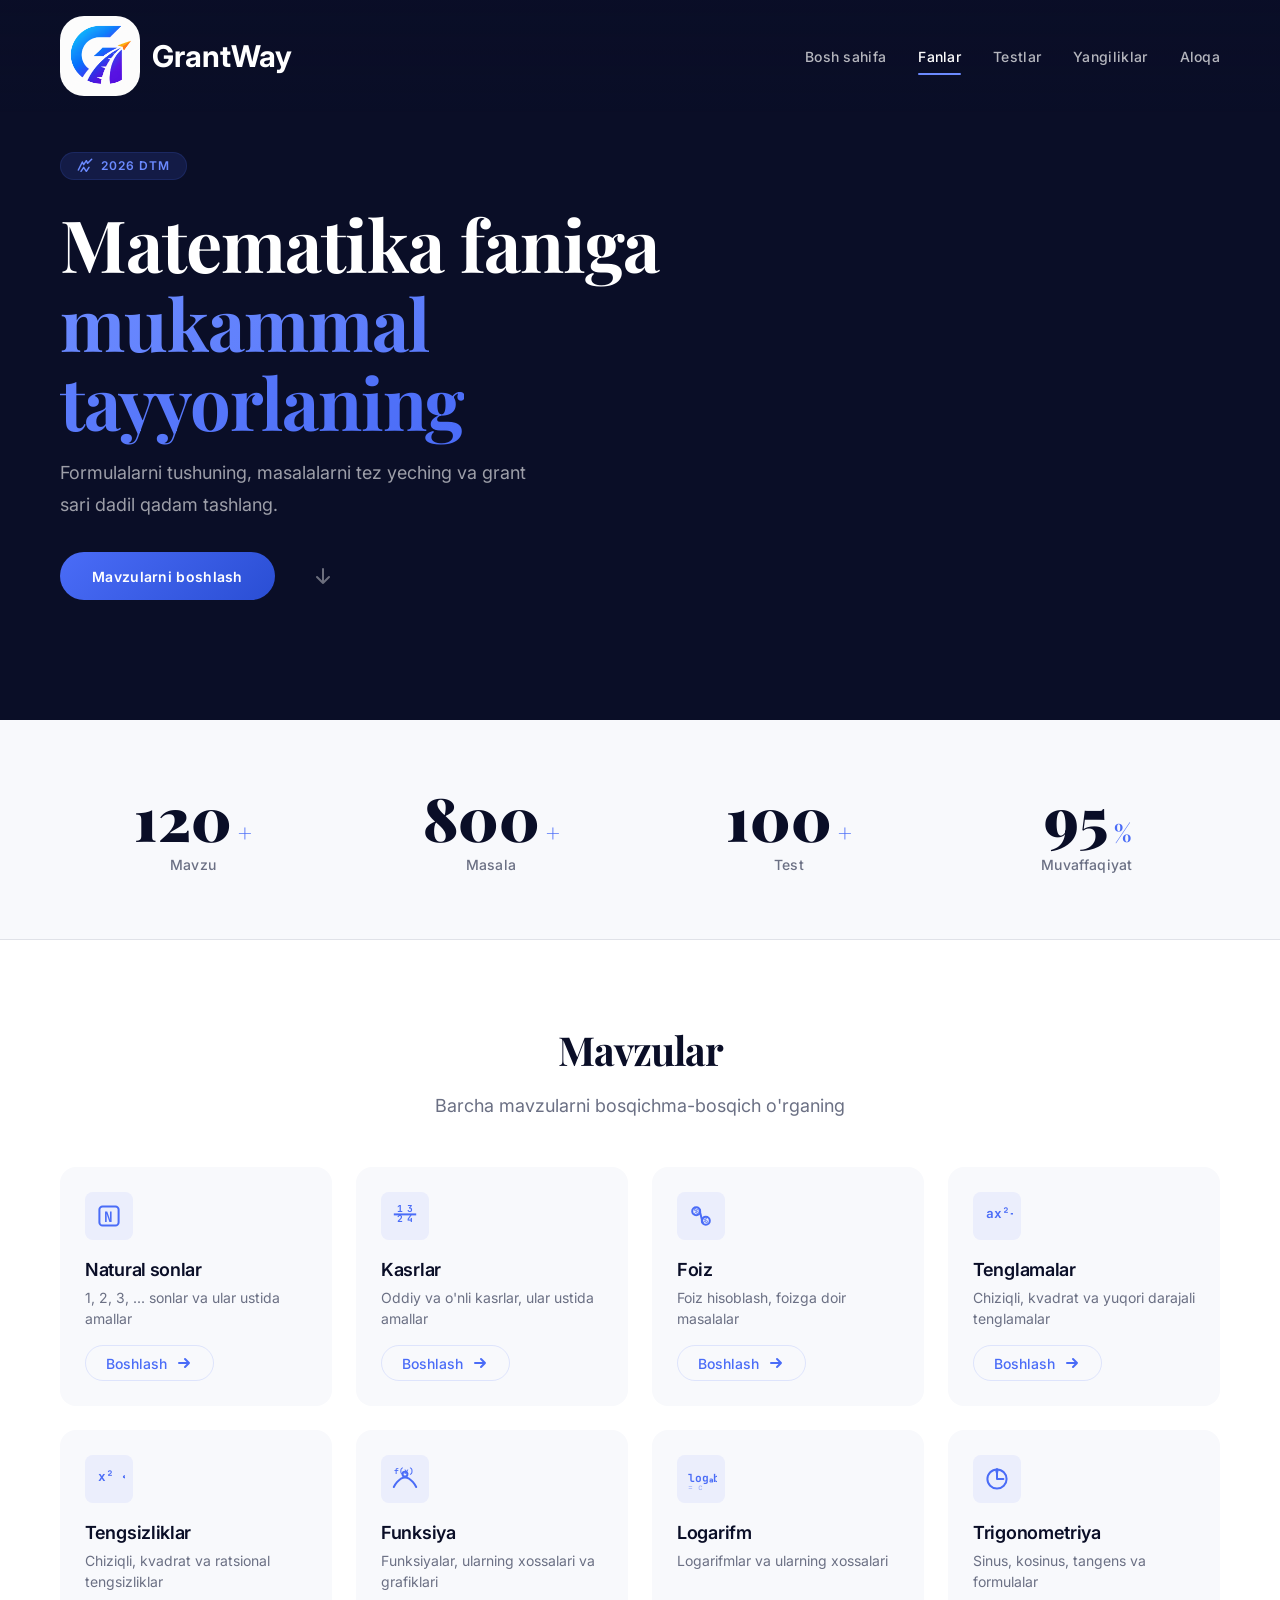
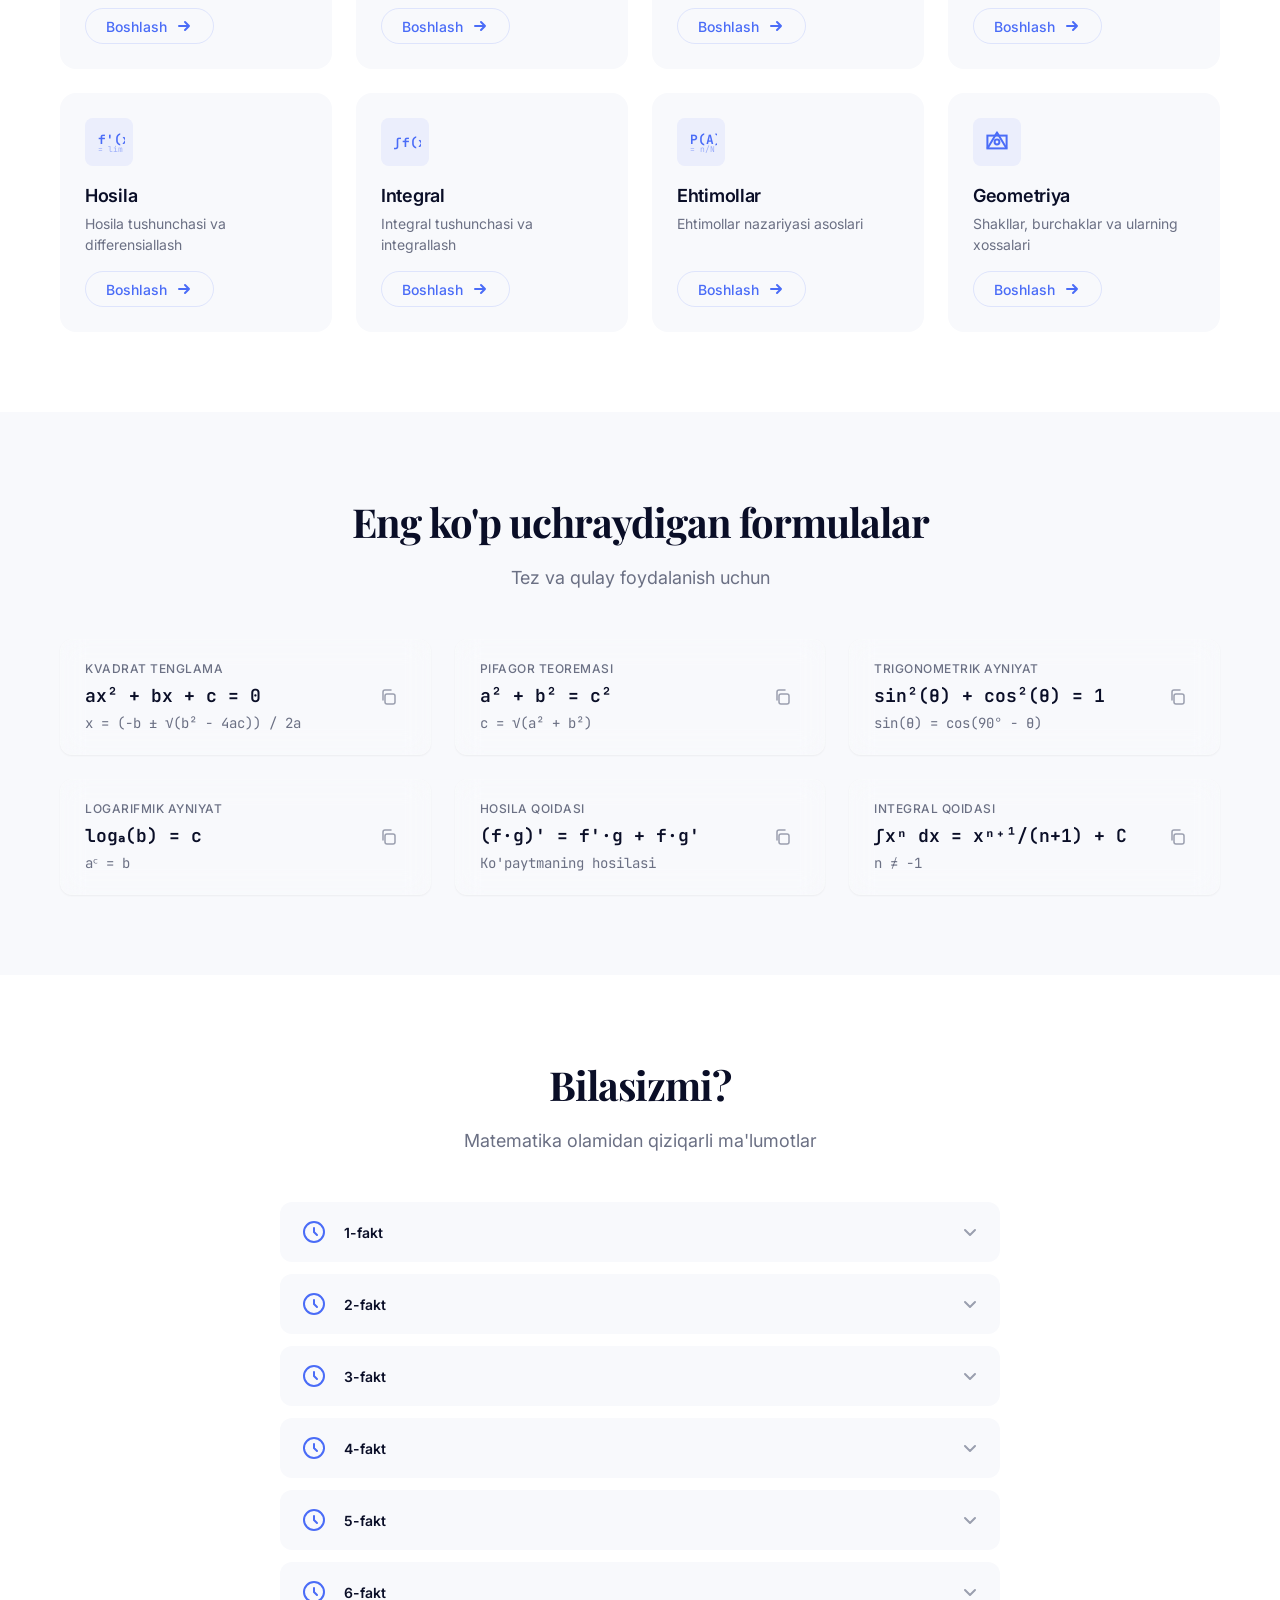
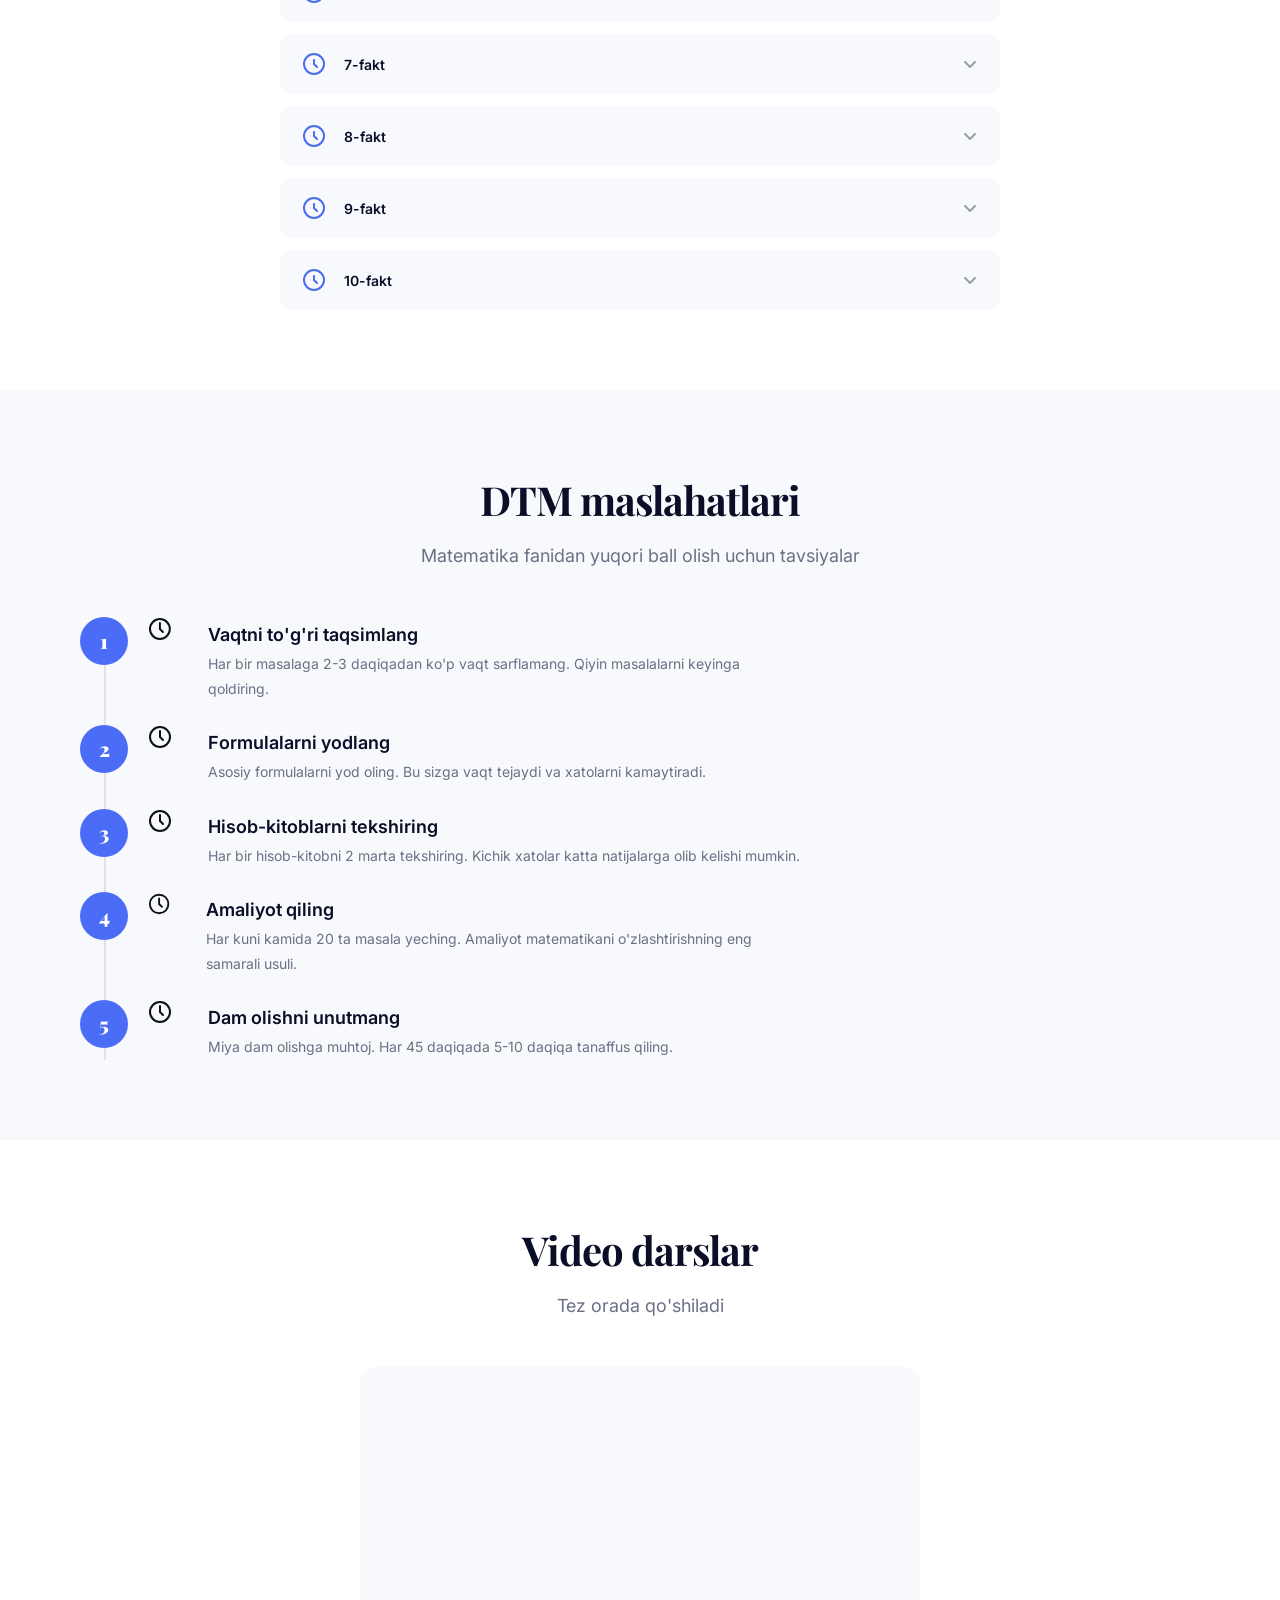
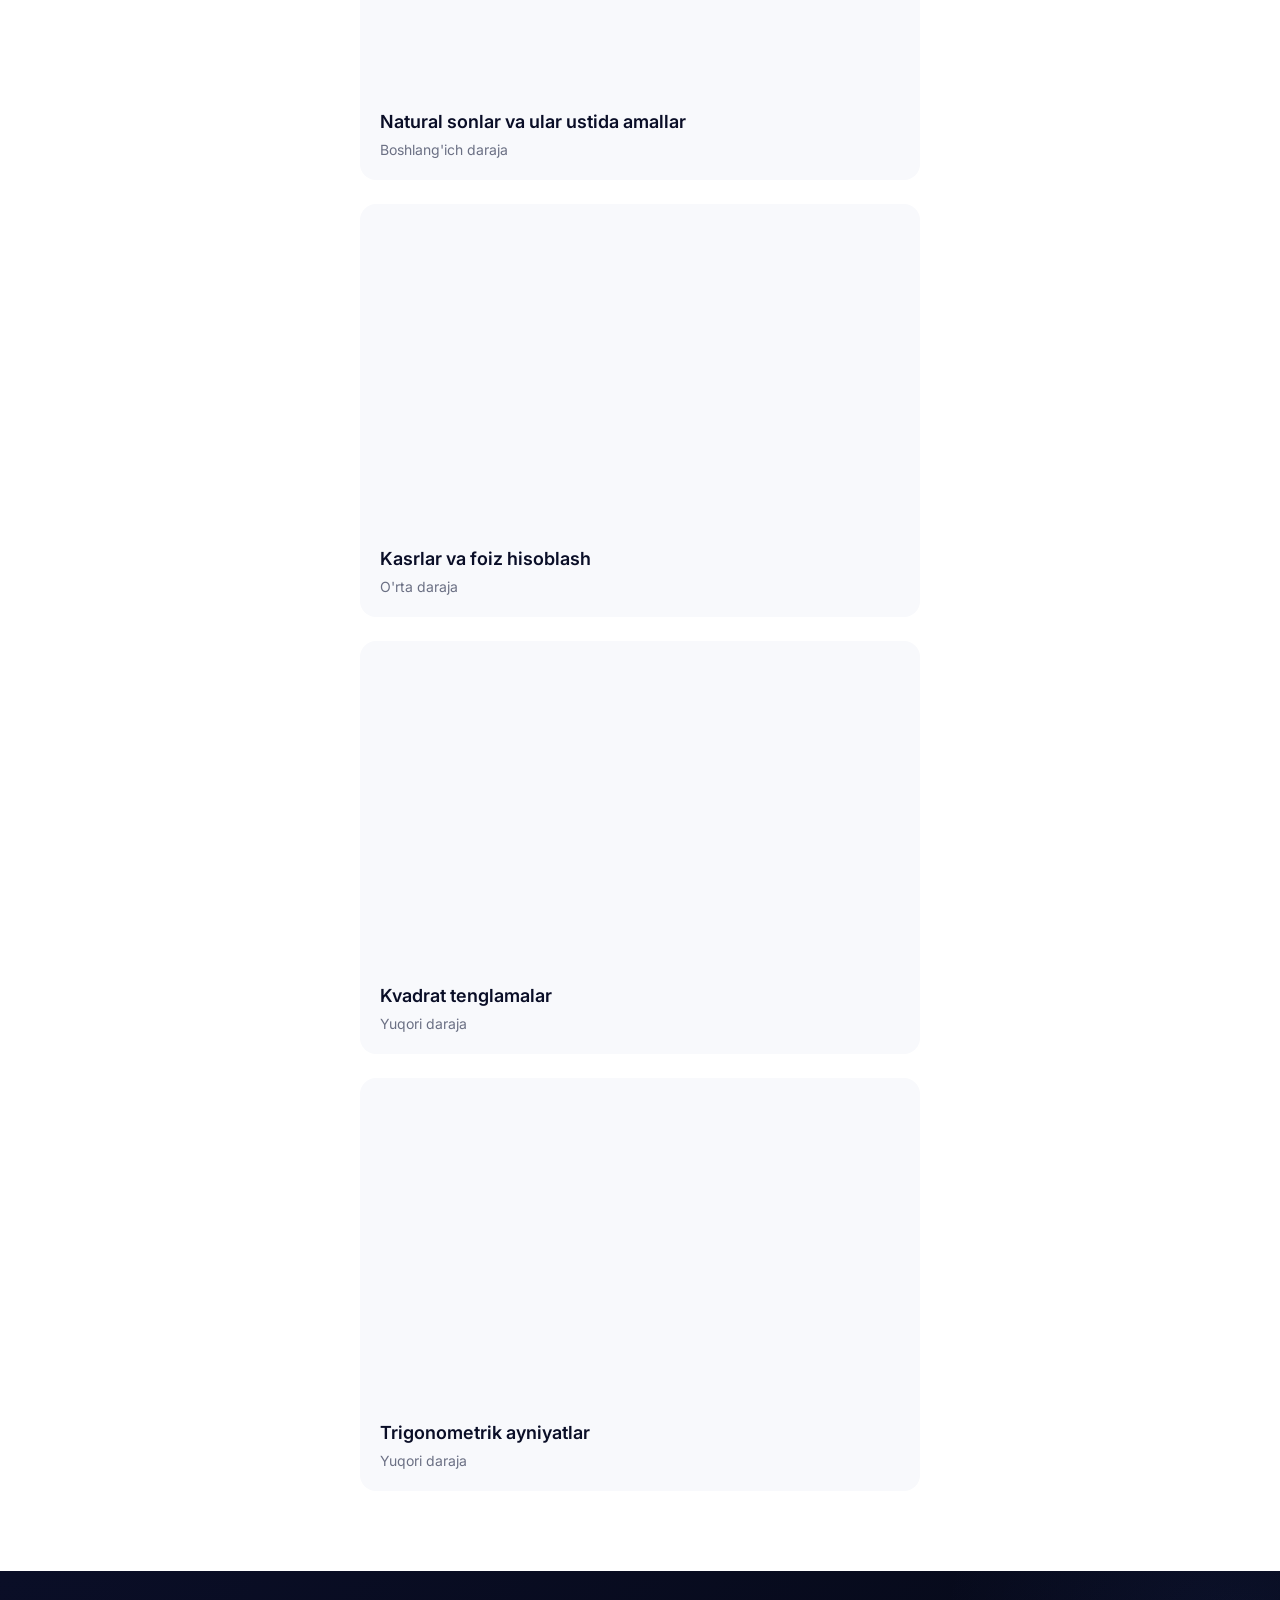
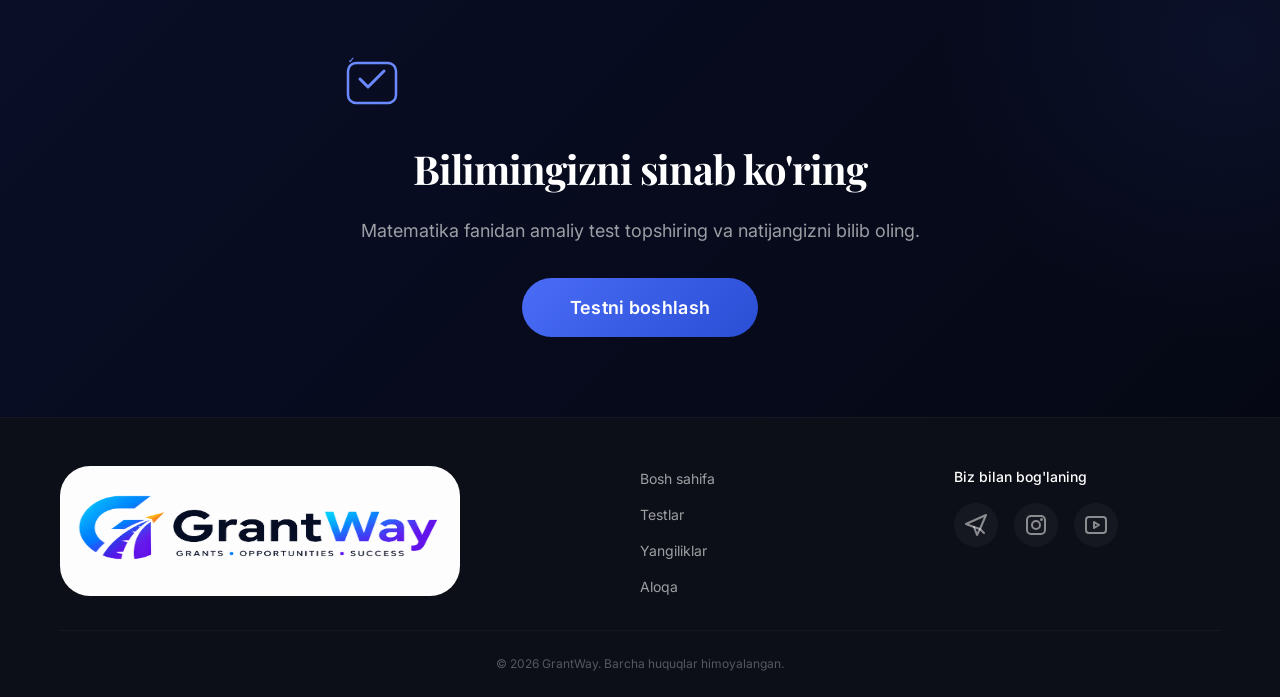
<file: pages/matematika.html>
<!DOCTYPE html>
<html lang="uz">
<head>
    <!-- Meta ma'lumotlar -->
    <meta charset="UTF-8" />
    <meta name="viewport" content="width=device-width, initial-scale=1.0" />
    <meta name="description" content="GrantWay - Matematika faniga mukammal tayyorlaning. Formulalar, mavzular, testlar va DTM maslahatlari." />
    <meta name="theme-color" content="#0a0e27" />
    
    <!-- Favicon -->
    <link rel="icon" type="image/svg+xml" href="../assets/icons/favicon.svg" />
    <link rel="apple-touch-icon" href="../assets/icons/apple-touch-icon.png" />
    
    <!-- Fontlar -->
    <link rel="preconnect" href="https://fonts.googleapis.com" />
    <link rel="preconnect" href="https://fonts.gstatic.com" crossorigin />
    <link href="https://fonts.googleapis.com/css2?family=Inter:ital,wght@0,300;0,400;0,500;0,600;0,700;0,800;0,900;1,400&family=Playfair+Display:ital,wght@0,700;0,800;0,900;1,700&family=JetBrains+Mono:wght@400;600;700&display=swap" rel="stylesheet" />
    
    <!-- CSS -->
    <link rel="stylesheet" href="../style.css" />
    <link rel="stylesheet" href="../pages/pages.css" />
    
    <title>GrantWay - Matematika | Grant sari ishonchli yo'l</title>
</head>
<body>
    <!-- ============================================ -->
    <!-- HEADER: Bosh sahifadagi header bilan bir xil -->
    <!-- ============================================ -->
    <header class="header" role="banner" aria-label="Sayt sarlavhasi">
        <div class="header__background" aria-hidden="true"></div>
        <div class="header__overlay" aria-hidden="true"></div>
        
        <div class="container header__container">
            <!-- Logo -->
            <a href="../index.html" class="header__logo" aria-label="GrantWay bosh sahifa">
                <img class="header__logo" src="./logo-rasm/grant-header-logo.png" alt="">
                <span class="header__logo-text">GrantWay</span>
            </a>
            
            <!-- Navigation -->
            <nav class="header__nav" role="navigation" aria-label="Asosiy menyu">
                <ul class="header__nav-list">
                    <li class="header__nav-item">
                        <a href="../index.html" class="header__nav-link">Bosh sahifa</a>
                    </li>
                    <li class="header__nav-item">
                        <a href="../index.html#fanlar" class="header__nav-link header__nav-link--active">Fanlar</a>
                    </li>
                    <li class="header__nav-item">
                        <a href="../testlar.html" class="header__nav-link">Testlar</a>
                    </li>
                    <li class="header__nav-item">
                        <a href="../yangiliklar.html" class="header__nav-link">Yangiliklar</a>
                    </li>
                    <li class="header__nav-item">
                        <a href="../aloqa.html" class="header__nav-link">Aloqa</a>
                    </li>
                </ul>
            </nav>
            
            <!-- Burger Menu -->
            <button class="header__burger" aria-label="Menyuni ochish/yopish" aria-expanded="false" aria-controls="mobile-menu">
                <span class="header__burger-line"></span>
                <span class="header__burger-line"></span>
                <span class="header__burger-line"></span>
            </button>
        </div>
        
        <!-- Mobile Menu -->
        <div class="header__mobile" id="mobile-menu" role="navigation" aria-label="Mobil menyu" hidden>
            <ul class="header__mobile-list">
                <li class="header__mobile-item">
                    <a href="../index.html" class="header__mobile-link">Bosh sahifa</a>
                </li>
                <li class="header__mobile-item">
                    <a href="../index.html#fanlar" class="header__mobile-link header__mobile-link--active">Fanlar</a>
                </li>
                <li class="header__mobile-item">
                    <a href="../testlar.html" class="header__mobile-link">Testlar</a>
                </li>
                <li class="header__mobile-item">
                    <a href="../yangiliklar.html" class="header__mobile-link">Yangiliklar</a>
                </li>
                <li class="header__mobile-item">
                    <a href="../aloqa.html" class="header__mobile-link">Aloqa</a>
                </li>
            </ul>
        </div>
    </header>

    <!-- ============================================ -->
    <!-- MAIN: Matematika sahifasi kontenti -->
    <!-- ============================================ -->
    <main class="main" role="main">
        <!-- ============================================ -->
        <!-- HERO: Matematika faniga mukammal tayyorlaning -->
        <!-- ============================================ -->
        <section class="math-hero" aria-label="Matematika banneri">
            <div class="math-hero__background" aria-hidden="true">
                <!-- Matematik formulalar fonida -->
                <span class="math-hero__formula math-hero__formula--1">π</span>
                <span class="math-hero__formula math-hero__formula--2">Σ</span>
                <span class="math-hero__formula math-hero__formula--3">√</span>
                <span class="math-hero__formula math-hero__formula--4">∫</span>
                <span class="math-hero__formula math-hero__formula--5">x²</span>
                <span class="math-hero__formula math-hero__formula--6">∞</span>
                <span class="math-hero__formula math-hero__formula--7">∑</span>
                <span class="math-hero__formula math-hero__formula--8">∏</span>
                <span class="math-hero__formula math-hero__formula--9">∂</span>
                <span class="math-hero__formula math-hero__formula--10">∆</span>
            </div>
            
            <div class="container math-hero__container">
                <div class="math-hero__content">
                    <div class="math-hero__badge">
                        <svg width="16" height="16" viewBox="0 0 16 16" fill="none" xmlns="http://www.w3.org/2000/svg" aria-hidden="true">
                            <path d="M1.333 12L5.333 4L6.667 6.667L9.333 2.667L10.667 5.333L14.667 1.333" stroke="currentColor" stroke-width="1.5" stroke-linecap="round" stroke-linejoin="round" />
                            <path d="M4 13.333L6.667 9.333L9.333 13.333L12 9.333" stroke="currentColor" stroke-width="1.5" stroke-linecap="round" stroke-linejoin="round" />
                        </svg>
                        <span>2026 DTM</span>
                    </div>
                    
                    <h1 class="math-hero__title">
                        Matematika faniga <br />
                        <span class="math-hero__title-highlight">mukammal tayyorlaning</span>
                    </h1>
                    
                    <p class="math-hero__description">
                        Formulalarni tushuning, masalalarni tez yeching va grant sari dadil qadam tashlang.
                    </p>
                    
                    <div class="math-hero__actions">
                        <a href="#topics" class="math-hero__cta cta-button">
                            <span class="cta-button__text">Mavzularni boshlash</span>
                            <span class="cta-button__ripple" aria-hidden="true"></span>
                        </a>
                        <a href="#statistics" class="math-hero__scroll" aria-label="Pastga scroll">
                            <svg width="24" height="24" viewBox="0 0 24 24" fill="none" xmlns="http://www.w3.org/2000/svg" aria-hidden="true">
                                <path d="M12 5V19M12 19L6 13M12 19L18 13" stroke="currentColor" stroke-width="2" stroke-linecap="round" stroke-linejoin="round" />
                            </svg>
                        </a>
                    </div>
                </div>
            </div>
        </section>

        <!-- ============================================ -->
        <!-- STATISTIKA: Animated Counter -->
        <!-- ============================================ -->
        <section class="math-statistics" id="statistics" aria-label="Matematika statistikasi">
            <div class="container">
                <div class="math-statistics__grid">
                    <div class="math-statistic-item">
                        <span class="math-statistic-item__number" data-count="120" data-duration="2000">0</span>
                        <span class="math-statistic-item__suffix">+</span>
                        <span class="math-statistic-item__label">Mavzu</span>
                    </div>
                    <div class="math-statistic-item">
                        <span class="math-statistic-item__number" data-count="800" data-duration="2000">0</span>
                        <span class="math-statistic-item__suffix">+</span>
                        <span class="math-statistic-item__label">Masala</span>
                    </div>
                    <div class="math-statistic-item">
                        <span class="math-statistic-item__number" data-count="100" data-duration="2000">0</span>
                        <span class="math-statistic-item__suffix">+</span>
                        <span class="math-statistic-item__label">Test</span>
                    </div>
                    <div class="math-statistic-item">
                        <span class="math-statistic-item__number" data-count="95" data-duration="2000">0</span>
                        <span class="math-statistic-item__suffix">%</span>
                        <span class="math-statistic-item__label">Muvaffaqiyat</span>
                    </div>
                </div>
            </div>
        </section>

        <!-- ============================================ -->
        <!-- MAVZULAR: 12 ta matematik mavzu -->
        <!-- ============================================ -->
        <section class="math-topics" id="topics" aria-label="Matematika mavzulari">
            <div class="container">
                <div class="math-topics__header">
                    <h2 class="math-topics__title">Mavzular</h2>
                    <p class="math-topics__subtitle">Barcha mavzularni bosqichma-bosqich o'rganing</p>
                </div>
                
                <div class="math-topics__grid">
                    <!-- Natural sonlar -->
                    <article class="topic-card" data-topic="natural">
                        <div class="topic-card__icon-wrapper">
                            <svg class="topic-card__icon" width="40" height="40" viewBox="0 0 40 40" fill="none" xmlns="http://www.w3.org/2000/svg" aria-hidden="true">
                                <rect x="8" y="8" width="24" height="24" rx="4" stroke="currentColor" stroke-width="2.5" />
                                <text x="14" y="27" font-family="JetBrains Mono" font-size="18" font-weight="700" fill="currentColor">N</text>
                            </svg>
                        </div>
                        <h3 class="topic-card__title">Natural sonlar</h3>
                        <p class="topic-card__description">1, 2, 3, ... sonlar va ular ustida amallar</p>
                        <button class="topic-card__button" aria-label="Natural sonlar mavzusini boshlash">
                            <span>Boshlash</span>
                            <svg width="18" height="18" viewBox="0 0 18 18" fill="none" xmlns="http://www.w3.org/2000/svg" aria-hidden="true">
                                <path d="M4 9H14M14 9L10 5M14 9L10 13" stroke="currentColor" stroke-width="2" stroke-linecap="round" stroke-linejoin="round" />
                            </svg>
                        </button>
                    </article>

                    <!-- Kasrlar -->
                    <article class="topic-card" data-topic="fractions">
                        <div class="topic-card__icon-wrapper">
                            <svg class="topic-card__icon" width="40" height="40" viewBox="0 0 40 40" fill="none" xmlns="http://www.w3.org/2000/svg" aria-hidden="true">
                                <line x1="6" y1="18" x2="34" y2="18" stroke="currentColor" stroke-width="2.5" />
                                <text x="10" y="15" font-family="JetBrains Mono" font-size="12" font-weight="700" fill="currentColor">1</text>
                                <text x="10" y="28" font-family="JetBrains Mono" font-size="12" font-weight="700" fill="currentColor">2</text>
                                <text x="22" y="15" font-family="JetBrains Mono" font-size="12" font-weight="700" fill="currentColor">3</text>
                                <text x="22" y="28" font-family="JetBrains Mono" font-size="12" font-weight="700" fill="currentColor">4</text>
                            </svg>
                        </div>
                        <h3 class="topic-card__title">Kasrlar</h3>
                        <p class="topic-card__description">Oddiy va o'nli kasrlar, ular ustida amallar</p>
                        <button class="topic-card__button" aria-label="Kasrlar mavzusini boshlash">
                            <span>Boshlash</span>
                            <svg width="18" height="18" viewBox="0 0 18 18" fill="none" xmlns="http://www.w3.org/2000/svg" aria-hidden="true">
                                <path d="M4 9H14M14 9L10 5M14 9L10 13" stroke="currentColor" stroke-width="2" stroke-linecap="round" stroke-linejoin="round" />
                            </svg>
                        </button>
                    </article>

                    <!-- Foiz -->
                    <article class="topic-card" data-topic="percent">
                        <div class="topic-card__icon-wrapper">
                            <svg class="topic-card__icon" width="40" height="40" viewBox="0 0 40 40" fill="none" xmlns="http://www.w3.org/2000/svg" aria-hidden="true">
                                <circle cx="14" cy="14" r="5" stroke="currentColor" stroke-width="2.5" />
                                <circle cx="26" cy="26" r="5" stroke="currentColor" stroke-width="2.5" />
                                <path d="M18 12L22 28" stroke="currentColor" stroke-width="2.5" stroke-linecap="round" />
                                <text x="11" y="17" font-family="JetBrains Mono" font-size="10" font-weight="700" fill="currentColor">%</text>
                                <text x="23" y="29" font-family="JetBrains Mono" font-size="10" font-weight="700" fill="currentColor">%</text>
                            </svg>
                        </div>
                        <h3 class="topic-card__title">Foiz</h3>
                        <p class="topic-card__description">Foiz hisoblash, foizga doir masalalar</p>
                        <button class="topic-card__button" aria-label="Foiz mavzusini boshlash">
                            <span>Boshlash</span>
                            <svg width="18" height="18" viewBox="0 0 18 18" fill="none" xmlns="http://www.w3.org/2000/svg" aria-hidden="true">
                                <path d="M4 9H14M14 9L10 5M14 9L10 13" stroke="currentColor" stroke-width="2" stroke-linecap="round" stroke-linejoin="round" />
                            </svg>
                        </button>
                    </article>

                    <!-- Tenglamalar -->
                    <article class="topic-card" data-topic="equations">
                        <div class="topic-card__icon-wrapper">
                            <svg class="topic-card__icon" width="40" height="40" viewBox="0 0 40 40" fill="none" xmlns="http://www.w3.org/2000/svg" aria-hidden="true">
                                <text x="6" y="22" font-family="JetBrains Mono" font-size="16" font-weight="700" fill="currentColor">ax²+bx+c=0</text>
                            </svg>
                        </div>
                        <h3 class="topic-card__title">Tenglamalar</h3>
                        <p class="topic-card__description">Chiziqli, kvadrat va yuqori darajali tenglamalar</p>
                        <button class="topic-card__button" aria-label="Tenglamalar mavzusini boshlash">
                            <span>Boshlash</span>
                            <svg width="18" height="18" viewBox="0 0 18 18" fill="none" xmlns="http://www.w3.org/2000/svg" aria-hidden="true">
                                <path d="M4 9H14M14 9L10 5M14 9L10 13" stroke="currentColor" stroke-width="2" stroke-linecap="round" stroke-linejoin="round" />
                            </svg>
                        </button>
                    </article>

                    <!-- Tengsizliklar -->
                    <article class="topic-card" data-topic="inequalities">
                        <div class="topic-card__icon-wrapper">
                            <svg class="topic-card__icon" width="40" height="40" viewBox="0 0 40 40" fill="none" xmlns="http://www.w3.org/2000/svg" aria-hidden="true">
                                <text x="6" y="22" font-family="JetBrains Mono" font-size="16" font-weight="700" fill="currentColor">x² &lt; 4x</text>
                            </svg>
                        </div>
                        <h3 class="topic-card__title">Tengsizliklar</h3>
                        <p class="topic-card__description">Chiziqli, kvadrat va ratsional tengsizliklar</p>
                        <button class="topic-card__button" aria-label="Tengsizliklar mavzusini boshlash">
                            <span>Boshlash</span>
                            <svg width="18" height="18" viewBox="0 0 18 18" fill="none" xmlns="http://www.w3.org/2000/svg" aria-hidden="true">
                                <path d="M4 9H14M14 9L10 5M14 9L10 13" stroke="currentColor" stroke-width="2" stroke-linecap="round" stroke-linejoin="round" />
                            </svg>
                        </button>
                    </article>

                    <!-- Funksiya -->
                    <article class="topic-card" data-topic="functions">
                        <div class="topic-card__icon-wrapper">
                            <svg class="topic-card__icon" width="40" height="40" viewBox="0 0 40 40" fill="none" xmlns="http://www.w3.org/2000/svg" aria-hidden="true">
                                <path d="M6 30C6 30 12 18 20 18C28 18 34 30 34 30" stroke="currentColor" stroke-width="2.5" stroke-linecap="round" />
                                <circle cx="20" cy="14" r="3" stroke="currentColor" stroke-width="2.5" />
                                <text x="6" y="14" font-family="JetBrains Mono" font-size="10" font-weight="700" fill="currentColor">f(x)</text>
                            </svg>
                        </div>
                        <h3 class="topic-card__title">Funksiya</h3>
                        <p class="topic-card__description">Funksiyalar, ularning xossalari va grafiklari</p>
                        <button class="topic-card__button" aria-label="Funksiya mavzusini boshlash">
                            <span>Boshlash</span>
                            <svg width="18" height="18" viewBox="0 0 18 18" fill="none" xmlns="http://www.w3.org/2000/svg" aria-hidden="true">
                                <path d="M4 9H14M14 9L10 5M14 9L10 13" stroke="currentColor" stroke-width="2" stroke-linecap="round" stroke-linejoin="round" />
                            </svg>
                        </button>
                    </article>

                    <!-- Logarifm -->
                    <article class="topic-card" data-topic="logarithms">
                        <div class="topic-card__icon-wrapper">
                            <svg class="topic-card__icon" width="40" height="40" viewBox="0 0 40 40" fill="none" xmlns="http://www.w3.org/2000/svg" aria-hidden="true">
                                <text x="4" y="24" font-family="JetBrains Mono" font-size="14" font-weight="700" fill="currentColor">logₐb</text>
                                <text x="4" y="34" font-family="JetBrains Mono" font-size="10" font-weight="400" fill="currentColor" opacity="0.5">= c</text>
                            </svg>
                        </div>
                        <h3 class="topic-card__title">Logarifm</h3>
                        <p class="topic-card__description">Logarifmlar va ularning xossalari</p>
                        <button class="topic-card__button" aria-label="Logarifm mavzusini boshlash">
                            <span>Boshlash</span>
                            <svg width="18" height="18" viewBox="0 0 18 18" fill="none" xmlns="http://www.w3.org/2000/svg" aria-hidden="true">
                                <path d="M4 9H14M14 9L10 5M14 9L10 13" stroke="currentColor" stroke-width="2" stroke-linecap="round" stroke-linejoin="round" />
                            </svg>
                        </button>
                    </article>

                    <!-- Trigonometriya -->
                    <article class="topic-card" data-topic="trigonometry">
                        <div class="topic-card__icon-wrapper">
                            <svg class="topic-card__icon" width="40" height="40" viewBox="0 0 40 40" fill="none" xmlns="http://www.w3.org/2000/svg" aria-hidden="true">
                                <circle cx="20" cy="20" r="12" stroke="currentColor" stroke-width="2.5" />
                                <path d="M20 8L20 20L28 20" stroke="currentColor" stroke-width="2.5" stroke-linecap="round" stroke-linejoin="round" />
                                <text x="18" y="12" font-family="JetBrains Mono" font-size="8" font-weight="700" fill="currentColor">θ</text>
                            </svg>
                        </div>
                        <h3 class="topic-card__title">Trigonometriya</h3>
                        <p class="topic-card__description">Sinus, kosinus, tangens va formulalar</p>
                        <button class="topic-card__button" aria-label="Trigonometriya mavzusini boshlash">
                            <span>Boshlash</span>
                            <svg width="18" height="18" viewBox="0 0 18 18" fill="none" xmlns="http://www.w3.org/2000/svg" aria-hidden="true">
                                <path d="M4 9H14M14 9L10 5M14 9L10 13" stroke="currentColor" stroke-width="2" stroke-linecap="round" stroke-linejoin="round" />
                            </svg>
                        </button>
                    </article>

                    <!-- Hosila -->
                    <article class="topic-card" data-topic="derivatives">
                        <div class="topic-card__icon-wrapper">
                            <svg class="topic-card__icon" width="40" height="40" viewBox="0 0 40 40" fill="none" xmlns="http://www.w3.org/2000/svg" aria-hidden="true">
                                <text x="6" y="22" font-family="JetBrains Mono" font-size="16" font-weight="700" fill="currentColor">f'(x)</text>
                                <text x="6" y="32" font-family="JetBrains Mono" font-size="10" font-weight="400" fill="currentColor" opacity="0.5">= lim</text>
                            </svg>
                        </div>
                        <h3 class="topic-card__title">Hosila</h3>
                        <p class="topic-card__description">Hosila tushunchasi va differensiallash</p>
                        <button class="topic-card__button" aria-label="Hosila mavzusini boshlash">
                            <span>Boshlash</span>
                            <svg width="18" height="18" viewBox="0 0 18 18" fill="none" xmlns="http://www.w3.org/2000/svg" aria-hidden="true">
                                <path d="M4 9H14M14 9L10 5M14 9L10 13" stroke="currentColor" stroke-width="2" stroke-linecap="round" stroke-linejoin="round" />
                            </svg>
                        </button>
                    </article>

                    <!-- Integral -->
                    <article class="topic-card" data-topic="integrals">
                        <div class="topic-card__icon-wrapper">
                            <svg class="topic-card__icon" width="40" height="40" viewBox="0 0 40 40" fill="none" xmlns="http://www.w3.org/2000/svg" aria-hidden="true">
                                <text x="6" y="26" font-family="JetBrains Mono" font-size="16" font-weight="700" fill="currentColor">∫f(x)dx</text>
                            </svg>
                        </div>
                        <h3 class="topic-card__title">Integral</h3>
                        <p class="topic-card__description">Integral tushunchasi va integrallash</p>
                        <button class="topic-card__button" aria-label="Integral mavzusini boshlash">
                            <span>Boshlash</span>
                            <svg width="18" height="18" viewBox="0 0 18 18" fill="none" xmlns="http://www.w3.org/2000/svg" aria-hidden="true">
                                <path d="M4 9H14M14 9L10 5M14 9L10 13" stroke="currentColor" stroke-width="2" stroke-linecap="round" stroke-linejoin="round" />
                            </svg>
                        </button>
                    </article>

                    <!-- Ehtimollar -->
                    <article class="topic-card" data-topic="probability">
                        <div class="topic-card__icon-wrapper">
                            <svg class="topic-card__icon" width="40" height="40" viewBox="0 0 40 40" fill="none" xmlns="http://www.w3.org/2000/svg" aria-hidden="true">
                                <text x="6" y="22" font-family="JetBrains Mono" font-size="16" font-weight="700" fill="currentColor">P(A)</text>
                                <text x="6" y="32" font-family="JetBrains Mono" font-size="10" font-weight="400" fill="currentColor" opacity="0.5">= n/N</text>
                            </svg>
                        </div>
                        <h3 class="topic-card__title">Ehtimollar</h3>
                        <p class="topic-card__description">Ehtimollar nazariyasi asoslari</p>
                        <button class="topic-card__button" aria-label="Ehtimollar mavzusini boshlash">
                            <span>Boshlash</span>
                            <svg width="18" height="18" viewBox="0 0 18 18" fill="none" xmlns="http://www.w3.org/2000/svg" aria-hidden="true">
                                <path d="M4 9H14M14 9L10 5M14 9L10 13" stroke="currentColor" stroke-width="2" stroke-linecap="round" stroke-linejoin="round" />
                            </svg>
                        </button>
                    </article>

                    <!-- Geometriya -->
                    <article class="topic-card" data-topic="geometry">
                        <div class="topic-card__icon-wrapper">
                            <svg class="topic-card__icon" width="40" height="40" viewBox="0 0 40 40" fill="none" xmlns="http://www.w3.org/2000/svg" aria-hidden="true">
                                <rect x="8" y="12" width="24" height="16" stroke="currentColor" stroke-width="2.5" />
                                <path d="M8 28L20 8L32 28" stroke="currentColor" stroke-width="2.5" stroke-linejoin="round" />
                                <circle cx="20" cy="20" r="3" stroke="currentColor" stroke-width="2.5" />
                            </svg>
                        </div>
                        <h3 class="topic-card__title">Geometriya</h3>
                        <p class="topic-card__description">Shakllar, burchaklar va ularning xossalari</p>
                        <button class="topic-card__button" aria-label="Geometriya mavzusini boshlash">
                            <span>Boshlash</span>
                            <svg width="18" height="18" viewBox="0 0 18 18" fill="none" xmlns="http://www.w3.org/2000/svg" aria-hidden="true">
                                <path d="M4 9H14M14 9L10 5M14 9L10 13" stroke="currentColor" stroke-width="2" stroke-linecap="round" stroke-linejoin="round" />
                            </svg>
                        </button>
                    </article>
                </div>
            </div>
        </section>

        <!-- ============================================ -->
        <!-- FORMULALAR: Eng ko'p uchraydigan formulalar -->
        <!-- ============================================ -->
        <section class="math-formulas" id="formulas" aria-label="Matematik formulalar">
            <div class="container">
                <div class="math-formulas__header">
                    <h2 class="math-formulas__title">Eng ko'p uchraydigan formulalar</h2>
                    <p class="math-formulas__subtitle">Tez va qulay foydalanish uchun</p>
                </div>
                
                <div class="math-formulas__grid">
                    <!-- Formula 1 -->
                    <div class="formula-card">
                        <div class="formula-card__content">
                            <span class="formula-card__name">Kvadrat tenglama</span>
                            <span class="formula-card__formula">ax² + bx + c = 0</span>
                            <span class="formula-card__solution">x = (-b ± √(b² - 4ac)) / 2a</span>
                        </div>
                        <button class="formula-card__copy" aria-label="Formulani nusxalash" data-formula="x = (-b ± √(b² - 4ac)) / 2a">
                            <svg width="20" height="20" viewBox="0 0 20 20" fill="none" xmlns="http://www.w3.org/2000/svg" aria-hidden="true">
                                <rect x="7" y="7" width="10" height="10" rx="2" stroke="currentColor" stroke-width="1.5" />
                                <path d="M5 13V5C5 3.89543 5.89543 3 7 3H13" stroke="currentColor" stroke-width="1.5" stroke-linecap="round" />
                            </svg>
                            <span class="formula-card__copy-tooltip">Nusxalash</span>
                        </button>
                    </div>

                    <!-- Formula 2 -->
                    <div class="formula-card">
                        <div class="formula-card__content">
                            <span class="formula-card__name">Pifagor teoremasi</span>
                            <span class="formula-card__formula">a² + b² = c²</span>
                            <span class="formula-card__solution">c = √(a² + b²)</span>
                        </div>
                        <button class="formula-card__copy" aria-label="Formulani nusxalash" data-formula="a² + b² = c²">
                            <svg width="20" height="20" viewBox="0 0 20 20" fill="none" xmlns="http://www.w3.org/2000/svg" aria-hidden="true">
                                <rect x="7" y="7" width="10" height="10" rx="2" stroke="currentColor" stroke-width="1.5" />
                                <path d="M5 13V5C5 3.89543 5.89543 3 7 3H13" stroke="currentColor" stroke-width="1.5" stroke-linecap="round" />
                            </svg>
                            <span class="formula-card__copy-tooltip">Nusxalash</span>
                        </button>
                    </div>

                    <!-- Formula 3 -->
                    <div class="formula-card">
                        <div class="formula-card__content">
                            <span class="formula-card__name">Trigonometrik ayniyat</span>
                            <span class="formula-card__formula">sin²(θ) + cos²(θ) = 1</span>
                            <span class="formula-card__solution">sin(θ) = cos(90° - θ)</span>
                        </div>
                        <button class="formula-card__copy" aria-label="Formulani nusxalash" data-formula="sin²(θ) + cos²(θ) = 1">
                            <svg width="20" height="20" viewBox="0 0 20 20" fill="none" xmlns="http://www.w3.org/2000/svg" aria-hidden="true">
                                <rect x="7" y="7" width="10" height="10" rx="2" stroke="currentColor" stroke-width="1.5" />
                                <path d="M5 13V5C5 3.89543 5.89543 3 7 3H13" stroke="currentColor" stroke-width="1.5" stroke-linecap="round" />
                            </svg>
                            <span class="formula-card__copy-tooltip">Nusxalash</span>
                        </button>
                    </div>

                    <!-- Formula 4 -->
                    <div class="formula-card">
                        <div class="formula-card__content">
                            <span class="formula-card__name">Logarifmik ayniyat</span>
                            <span class="formula-card__formula">logₐ(b) = c</span>
                            <span class="formula-card__solution">aᶜ = b</span>
                        </div>
                        <button class="formula-card__copy" aria-label="Formulani nusxalash" data-formula="logₐ(b) = c">
                            <svg width="20" height="20" viewBox="0 0 20 20" fill="none" xmlns="http://www.w3.org/2000/svg" aria-hidden="true">
                                <rect x="7" y="7" width="10" height="10" rx="2" stroke="currentColor" stroke-width="1.5" />
                                <path d="M5 13V5C5 3.89543 5.89543 3 7 3H13" stroke="currentColor" stroke-width="1.5" stroke-linecap="round" />
                            </svg>
                            <span class="formula-card__copy-tooltip">Nusxalash</span>
                        </button>
                    </div>

                    <!-- Formula 5 -->
                    <div class="formula-card">
                        <div class="formula-card__content">
                            <span class="formula-card__name">Hosila qoidasi</span>
                            <span class="formula-card__formula">(f·g)' = f'·g + f·g'</span>
                            <span class="formula-card__solution">Ko'paytmaning hosilasi</span>
                        </div>
                        <button class="formula-card__copy" aria-label="Formulani nusxalash" data-formula="(f·g)' = f'·g + f·g'">
                            <svg width="20" height="20" viewBox="0 0 20 20" fill="none" xmlns="http://www.w3.org/2000/svg" aria-hidden="true">
                                <rect x="7" y="7" width="10" height="10" rx="2" stroke="currentColor" stroke-width="1.5" />
                                <path d="M5 13V5C5 3.89543 5.89543 3 7 3H13" stroke="currentColor" stroke-width="1.5" stroke-linecap="round" />
                            </svg>
                            <span class="formula-card__copy-tooltip">Nusxalash</span>
                        </button>
                    </div>

                    <!-- Formula 6 -->
                    <div class="formula-card">
                        <div class="formula-card__content">
                            <span class="formula-card__name">Integral qoidasi</span>
                            <span class="formula-card__formula">∫xⁿ dx = xⁿ⁺¹/(n+1) + C</span>
                            <span class="formula-card__solution">n ≠ -1</span>
                        </div>
                        <button class="formula-card__copy" aria-label="Formulani nusxalash" data-formula="∫xⁿ dx = xⁿ⁺¹/(n+1) + C">
                            <svg width="20" height="20" viewBox="0 0 20 20" fill="none" xmlns="http://www.w3.org/2000/svg" aria-hidden="true">
                                <rect x="7" y="7" width="10" height="10" rx="2" stroke="currentColor" stroke-width="1.5" />
                                <path d="M5 13V5C5 3.89543 5.89543 3 7 3H13" stroke="currentColor" stroke-width="1.5" stroke-linecap="round" />
                            </svg>
                            <span class="formula-card__copy-tooltip">Nusxalash</span>
                        </button>
                    </div>
                </div>
            </div>
        </section>

        <!-- ============================================ -->
        <!-- BILASIZMI: Matematika faktlari -->
        <!-- ============================================ -->
        <section class="math-facts" aria-label="Matematika haqida qiziqarli faktlar">
            <div class="container">
                <div class="math-facts__header">
                    <h2 class="math-facts__title">Bilasizmi?</h2>
                    <p class="math-facts__subtitle">Matematika olamidan qiziqarli ma'lumotlar</p>
                </div>
                
                <div class="math-facts__accordion">
                    <!-- Fakt 1 -->
                    <div class="math-fact-item" role="listitem">
                        <button class="math-fact-item__trigger" aria-expanded="false" aria-controls="math-fact-1">
                            <span class="math-fact-item__icon" aria-hidden="true">
                                <svg width="24" height="24" viewBox="0 0 24 24" fill="none" xmlns="http://www.w3.org/2000/svg">
                                    <circle cx="12" cy="12" r="10" stroke="currentColor" stroke-width="2" />
                                    <path d="M12 8V12L15 15" stroke="currentColor" stroke-width="2" stroke-linecap="round" />
                                </svg>
                            </span>
                            <span class="math-fact-item__title">1-fakt</span>
                            <span class="math-fact-item__arrow" aria-hidden="true">
                                <svg width="20" height="20" viewBox="0 0 20 20" fill="none" xmlns="http://www.w3.org/2000/svg">
                                    <path d="M5 8L10 13L15 8" stroke="currentColor" stroke-width="2" stroke-linecap="round" stroke-linejoin="round" />
                                </svg>
                            </span>
                        </button>
                        <div class="math-fact-item__content" id="math-fact-1" role="region">
                            <div class="math-fact-item__body">
                                <p>Matematika so'zi yunoncha "mathema" (bilim) so'zidan kelib chiqqan. Qadimgi Yunonistonda bu so'z barcha fanlarni anglatgan.</p>
                            </div>
                        </div>
                    </div>

                    <!-- Fakt 2 -->
                    <div class="math-fact-item" role="listitem">
                        <button class="math-fact-item__trigger" aria-expanded="false" aria-controls="math-fact-2">
                            <span class="math-fact-item__icon" aria-hidden="true">
                                <svg width="24" height="24" viewBox="0 0 24 24" fill="none" xmlns="http://www.w3.org/2000/svg">
                                    <circle cx="12" cy="12" r="10" stroke="currentColor" stroke-width="2" />
                                    <path d="M12 8V12L15 15" stroke="currentColor" stroke-width="2" stroke-linecap="round" />
                                </svg>
                            </span>
                            <span class="math-fact-item__title">2-fakt</span>
                            <span class="math-fact-item__arrow" aria-hidden="true">
                                <svg width="20" height="20" viewBox="0 0 20 20" fill="none" xmlns="http://www.w3.org/2000/svg">
                                    <path d="M5 8L10 13L15 8" stroke="currentColor" stroke-width="2" stroke-linecap="round" stroke-linejoin="round" />
                                </svg>
                            </span>
                        </button>
                        <div class="math-fact-item__content" id="math-fact-2" role="region">
                            <div class="math-fact-item__body">
                                <p>Nol (0) raqami hind matematiklari tomonidan kashf etilgan. Bu kashfiyot matematikada inqilobiy o'zgarishlarga olib keldi.</p>
                            </div>
                        </div>
                    </div>

                    <!-- Fakt 3 -->
                    <div class="math-fact-item" role="listitem">
                        <button class="math-fact-item__trigger" aria-expanded="false" aria-controls="math-fact-3">
                            <span class="math-fact-item__icon" aria-hidden="true">
                                <svg width="24" height="24" viewBox="0 0 24 24" fill="none" xmlns="http://www.w3.org/2000/svg">
                                    <circle cx="12" cy="12" r="10" stroke="currentColor" stroke-width="2" />
                                    <path d="M12 8V12L15 15" stroke="currentColor" stroke-width="2" stroke-linecap="round" />
                                </svg>
                            </span>
                            <span class="math-fact-item__title">3-fakt</span>
                            <span class="math-fact-item__arrow" aria-hidden="true">
                                <svg width="20" height="20" viewBox="0 0 20 20" fill="none" xmlns="http://www.w3.org/2000/svg">
                                    <path d="M5 8L10 13L15 8" stroke="currentColor" stroke-width="2" stroke-linecap="round" stroke-linejoin="round" />
                                </svg>
                            </span>
                        </button>
                        <div class="math-fact-item__content" id="math-fact-3" role="region">
                            <div class="math-fact-item__body">
                                <p>Pi (π) sonining 3.14 dan keyingi raqamlari hech qachon takrorlanmaydi. Bugungi kunda π ning 31 trillion raqami ma'lum.</p>
                            </div>
                        </div>
                    </div>

                    <!-- Fakt 4 -->
                    <div class="math-fact-item" role="listitem">
                        <button class="math-fact-item__trigger" aria-expanded="false" aria-controls="math-fact-4">
                            <span class="math-fact-item__icon" aria-hidden="true">
                                <svg width="24" height="24" viewBox="0 0 24 24" fill="none" xmlns="http://www.w3.org/2000/svg">
                                    <circle cx="12" cy="12" r="10" stroke="currentColor" stroke-width="2" />
                                    <path d="M12 8V12L15 15" stroke="currentColor" stroke-width="2" stroke-linecap="round" />
                                </svg>
                            </span>
                            <span class="math-fact-item__title">4-fakt</span>
                            <span class="math-fact-item__arrow" aria-hidden="true">
                                <svg width="20" height="20" viewBox="0 0 20 20" fill="none" xmlns="http://www.w3.org/2000/svg">
                                    <path d="M5 8L10 13L15 8" stroke="currentColor" stroke-width="2" stroke-linecap="round" stroke-linejoin="round" />
                                </svg>
                            </span>
                        </button>
                        <div class="math-fact-item__content" id="math-fact-4" role="region">
                            <div class="math-fact-item__body">
                                <p>Fibonachchi ketma-ketligi (1, 1, 2, 3, 5, 8, 13, ...) tabiatda juda ko'p uchraydi. Masalan, kungaboqar urug'lari shu tartibda joylashgan.</p>
                            </div>
                        </div>
                    </div>

                    <!-- Fakt 5 -->
                    <div class="math-fact-item" role="listitem">
                        <button class="math-fact-item__trigger" aria-expanded="false" aria-controls="math-fact-5">
                            <span class="math-fact-item__icon" aria-hidden="true">
                                <svg width="24" height="24" viewBox="0 0 24 24" fill="none" xmlns="http://www.w3.org/2000/svg">
                                    <circle cx="12" cy="12" r="10" stroke="currentColor" stroke-width="2" />
                                    <path d="M12 8V12L15 15" stroke="currentColor" stroke-width="2" stroke-linecap="round" />
                                </svg>
                            </span>
                            <span class="math-fact-item__title">5-fakt</span>
                            <span class="math-fact-item__arrow" aria-hidden="true">
                                <svg width="20" height="20" viewBox="0 0 20 20" fill="none" xmlns="http://www.w3.org/2000/svg">
                                    <path d="M5 8L10 13L15 8" stroke="currentColor" stroke-width="2" stroke-linecap="round" stroke-linejoin="round" />
                                </svg>
                            </span>
                        </button>
                        <div class="math-fact-item__content" id="math-fact-5" role="region">
                            <div class="math-fact-item__body">
                                <p>Al-Xorazmiy "Al-jabr" asarida algebra atamasini kiritgan. U 9-asrda yashab, hozirgi O'zbekiston hududida ilmiy faoliyat olib borgan.</p>
                            </div>
                        </div>
                    </div>

                    <!-- Fakt 6 -->
                    <div class="math-fact-item" role="listitem">
                        <button class="math-fact-item__trigger" aria-expanded="false" aria-controls="math-fact-6">
                            <span class="math-fact-item__icon" aria-hidden="true">
                                <svg width="24" height="24" viewBox="0 0 24 24" fill="none" xmlns="http://www.w3.org/2000/svg">
                                    <circle cx="12" cy="12" r="10" stroke="currentColor" stroke-width="2" />
                                    <path d="M12 8V12L15 15" stroke="currentColor" stroke-width="2" stroke-linecap="round" />
                                </svg>
                            </span>
                            <span class="math-fact-item__title">6-fakt</span>
                            <span class="math-fact-item__arrow" aria-hidden="true">
                                <svg width="20" height="20" viewBox="0 0 20 20" fill="none" xmlns="http://www.w3.org/2000/svg">
                                    <path d="M5 8L10 13L15 8" stroke="currentColor" stroke-width="2" stroke-linecap="round" stroke-linejoin="round" />
                                </svg>
                            </span>
                        </button>
                        <div class="math-fact-item__content" id="math-fact-6" role="region">
                            <div class="math-fact-item__body">
                                <p>Dunyodagi eng qadimiy matematik matnlar Misr va Mesopotamiyada topilgan. Bu matnlar taxminan 4000 yillik tarixga ega.</p>
                            </div>
                        </div>
                    </div>

                    <!-- Fakt 7 -->
                    <div class="math-fact-item" role="listitem">
                        <button class="math-fact-item__trigger" aria-expanded="false" aria-controls="math-fact-7">
                            <span class="math-fact-item__icon" aria-hidden="true">
                                <svg width="24" height="24" viewBox="0 0 24 24" fill="none" xmlns="http://www.w3.org/2000/svg">
                                    <circle cx="12" cy="12" r="10" stroke="currentColor" stroke-width="2" />
                                    <path d="M12 8V12L15 15" stroke="currentColor" stroke-width="2" stroke-linecap="round" />
                                </svg>
                            </span>
                            <span class="math-fact-item__title">7-fakt</span>
                            <span class="math-fact-item__arrow" aria-hidden="true">
                                <svg width="20" height="20" viewBox="0 0 20 20" fill="none" xmlns="http://www.w3.org/2000/svg">
                                    <path d="M5 8L10 13L15 8" stroke="currentColor" stroke-width="2" stroke-linecap="round" stroke-linejoin="round" />
                                </svg>
                            </span>
                        </button>
                        <div class="math-fact-item__content" id="math-fact-7" role="region">
                            <div class="math-fact-item__body">
                                <p>Möbius tasmasi - bu matematik ob'ekt bo'lib, u faqat bitta sirt va bitta chekkaga ega. Bu topologiyada muhim tushuncha.</p>
                            </div>
                        </div>
                    </div>

                    <!-- Fakt 8 -->
                    <div class="math-fact-item" role="listitem">
                        <button class="math-fact-item__trigger" aria-expanded="false" aria-controls="math-fact-8">
                            <span class="math-fact-item__icon" aria-hidden="true">
                                <svg width="24" height="24" viewBox="0 0 24 24" fill="none" xmlns="http://www.w3.org/2000/svg">
                                    <circle cx="12" cy="12" r="10" stroke="currentColor" stroke-width="2" />
                                    <path d="M12 8V12L15 15" stroke="currentColor" stroke-width="2" stroke-linecap="round" />
                                </svg>
                            </span>
                            <span class="math-fact-item__title">8-fakt</span>
                            <span class="math-fact-item__arrow" aria-hidden="true">
                                <svg width="20" height="20" viewBox="0 0 20 20" fill="none" xmlns="http://www.w3.org/2000/svg">
                                    <path d="M5 8L10 13L15 8" stroke="currentColor" stroke-width="2" stroke-linecap="round" stroke-linejoin="round" />
                                </svg>
                            </span>
                        </button>
                        <div class="math-fact-item__content" id="math-fact-8" role="region">
                            <div class="math-fact-item__body">
                                <p>Euler soni (e ≈ 2.71828) matematikadagi eng muhim doimiylardan biri. U tabiiy logarifm asosini tashkil qiladi.</p>
                            </div>
                        </div>
                    </div>

                    <!-- Fakt 9 -->
                    <div class="math-fact-item" role="listitem">
                        <button class="math-fact-item__trigger" aria-expanded="false" aria-controls="math-fact-9">
                            <span class="math-fact-item__icon" aria-hidden="true">
                                <svg width="24" height="24" viewBox="0 0 24 24" fill="none" xmlns="http://www.w3.org/2000/svg">
                                    <circle cx="12" cy="12" r="10" stroke="currentColor" stroke-width="2" />
                                    <path d="M12 8V12L15 15" stroke="currentColor" stroke-width="2" stroke-linecap="round" />
                                </svg>
                            </span>
                            <span class="math-fact-item__title">9-fakt</span>
                            <span class="math-fact-item__arrow" aria-hidden="true">
                                <svg width="20" height="20" viewBox="0 0 20 20" fill="none" xmlns="http://www.w3.org/2000/svg">
                                    <path d="M5 8L10 13L15 8" stroke="currentColor" stroke-width="2" stroke-linecap="round" stroke-linejoin="round" />
                                </svg>
                            </span>
                        </button>
                        <div class="math-fact-item__content" id="math-fact-9" role="region">
                            <div class="math-fact-item__body">
                                <p>Beruniy 11-asrda yer radiusini deyarli aniq hisoblagan. U bu ishni trigonometrik formulalar yordamida amalga oshirgan.</p>
                            </div>
                        </div>
                    </div>

                    <!-- Fakt 10 -->
                    <div class="math-fact-item" role="listitem">
                        <button class="math-fact-item__trigger" aria-expanded="false" aria-controls="math-fact-10">
                            <span class="math-fact-item__icon" aria-hidden="true">
                                <svg width="24" height="24" viewBox="0 0 24 24" fill="none" xmlns="http://www.w3.org/2000/svg">
                                    <circle cx="12" cy="12" r="10" stroke="currentColor" stroke-width="2" />
                                    <path d="M12 8V12L15 15" stroke="currentColor" stroke-width="2" stroke-linecap="round" />
                                </svg>
                            </span>
                            <span class="math-fact-item__title">10-fakt</span>
                            <span class="math-fact-item__arrow" aria-hidden="true">
                                <svg width="20" height="20" viewBox="0 0 20 20" fill="none" xmlns="http://www.w3.org/2000/svg">
                                    <path d="M5 8L10 13L15 8" stroke="currentColor" stroke-width="2" stroke-linecap="round" stroke-linejoin="round" />
                                </svg>
                            </span>
                        </button>
                        <div class="math-fact-item__content" id="math-fact-10" role="region">
                            <div class="math-fact-item__body">
                                <p>Matematikada "Oltin nisbat" (φ ≈ 1.618) san'at va arxitekturada ko'p qo'llaniladi. Bu nisbat tabiatda ham ko'p uchraydi.</p>
                            </div>
                        </div>
                    </div>
                </div>
            </div>
        </section>

        <!-- ============================================ -->
        <!-- DTM MASLAHATLARI: Timeline -->
        <!-- ============================================ -->
        <section class="math-tips" aria-label="DTM maslahatlari">
            <div class="container">
                <div class="math-tips__header">
                    <h2 class="math-tips__title">DTM maslahatlari</h2>
                    <p class="math-tips__subtitle">Matematika fanidan yuqori ball olish uchun tavsiyalar</p>
                </div>
                
                <div class="math-tips__timeline">
                    <!-- Maslahat 1 -->
                    <div class="tip-item">
                        <div class="tip-item__number" aria-hidden="true">1</div>
                        <div class="tip-item__icon" aria-hidden="true">
                            <svg width="24" height="24" viewBox="0 0 24 24" fill="none" xmlns="http://www.w3.org/2000/svg">
                                <path d="M12 6V12L15 15" stroke="currentColor" stroke-width="2" stroke-linecap="round" />
                                <circle cx="12" cy="12" r="10" stroke="currentColor" stroke-width="2" />
                            </svg>
                        </div>
                        <div class="tip-item__content">
                            <h3 class="tip-item__title">Vaqtni to'g'ri taqsimlang</h3>
                            <p class="tip-item__description">Har bir masalaga 2-3 daqiqadan ko'p vaqt sarflamang. Qiyin masalalarni keyinga qoldiring.</p>
                        </div>
                    </div>

                    <!-- Maslahat 2 -->
                    <div class="tip-item">
                        <div class="tip-item__number" aria-hidden="true">2</div>
                        <div class="tip-item__icon" aria-hidden="true">
                            <svg width="24" height="24" viewBox="0 0 24 24" fill="none" xmlns="http://www.w3.org/2000/svg">
                                <path d="M12 6V12L15 15" stroke="currentColor" stroke-width="2" stroke-linecap="round" />
                                <circle cx="12" cy="12" r="10" stroke="currentColor" stroke-width="2" />
                            </svg>
                        </div>
                        <div class="tip-item__content">
                            <h3 class="tip-item__title">Formulalarni yodlang</h3>
                            <p class="tip-item__description">Asosiy formulalarni yod oling. Bu sizga vaqt tejaydi va xatolarni kamaytiradi.</p>
                        </div>
                    </div>

                    <!-- Maslahat 3 -->
                    <div class="tip-item">
                        <div class="tip-item__number" aria-hidden="true">3</div>
                        <div class="tip-item__icon" aria-hidden="true">
                            <svg width="24" height="24" viewBox="0 0 24 24" fill="none" xmlns="http://www.w3.org/2000/svg">
                                <path d="M12 6V12L15 15" stroke="currentColor" stroke-width="2" stroke-linecap="round" />
                                <circle cx="12" cy="12" r="10" stroke="currentColor" stroke-width="2" />
                            </svg>
                        </div>
                        <div class="tip-item__content">
                            <h3 class="tip-item__title">Hisob-kitoblarni tekshiring</h3>
                            <p class="tip-item__description">Har bir hisob-kitobni 2 marta tekshiring. Kichik xatolar katta natijalarga olib kelishi mumkin.</p>
                        </div>
                    </div>

                    <!-- Maslahat 4 -->
                    <div class="tip-item">
                        <div class="tip-item__number" aria-hidden="true">4</div>
                        <div class="tip-item__icon" aria-hidden="true">
                            <svg width="24" height="24" viewBox="0 0 24 24" fill="none" xmlns="http://www.w3.org/2000/svg">
                                <path d="M12 6V12L15 15" stroke="currentColor" stroke-width="2" stroke-linecap="round" />
                                <circle cx="12" cy="12" r="10" stroke="currentColor" stroke-width="2" />
                            </svg>
                        </div>
                        <div class="tip-item__content">
                            <h3 class="tip-item__title">Amaliyot qiling</h3>
                            <p class="tip-item__description">Har kuni kamida 20 ta masala yeching. Amaliyot matematikani o'zlashtirishning eng samarali usuli.</p>
                        </div>
                    </div>

                    <!-- Maslahat 5 -->
                    <div class="tip-item">
                        <div class="tip-item__number" aria-hidden="true">5</div>
                        <div class="tip-item__icon" aria-hidden="true">
                            <svg width="24" height="24" viewBox="0 0 24 24" fill="none" xmlns="http://www.w3.org/2000/svg">
                                <path d="M12 6V12L15 15" stroke="currentColor" stroke-width="2" stroke-linecap="round" />
                                <circle cx="12" cy="12" r="10" stroke="currentColor" stroke-width="2" />
                            </svg>
                        </div>
                        <div class="tip-item__content">
                            <h3 class="tip-item__title">Dam olishni unutmang</h3>
                            <p class="tip-item__description">Miya dam olishga muhtoj. Har 45 daqiqada 5-10 daqiqa tanaffus qiling.</p>
                        </div>
                    </div>
                </div>
            </div>
        </section>

        <!-- ============================================ -->
        <!-- VIDEO DARSLAR: Placeholder -->
        <!-- ============================================ -->
        <section class="math-videos" aria-label="Video darslar">
            <div class="container">
                <div class="math-videos__header">
                    <h2 class="math-videos__title">Video darslar</h2>
                    <p class="math-videos__subtitle">Tez orada qo'shiladi</p>
                </div>
                
                <div class="math-videos__grid">
                    <!-- Video 1 -->
                    <div class="video-card">
                        <iframe width="560" height="315" src="https://www.youtube.com/embed/klIJxoG5jMg?si=uVCc5bA5gXFOaECW" title="YouTube video player" frameborder="0" allow="accelerometer; autoplay; clipboard-write; encrypted-media; gyroscope; picture-in-picture; web-share" referrerpolicy="strict-origin-when-cross-origin" allowfullscreen></iframe> 
                        <div class="video-card__content">
                            <h3 class="video-card__title">Natural sonlar va ular ustida amallar</h3>
                            <p class="video-card__description">Boshlang'ich daraja</p>
                        </div>
                    </div>

                    <!-- Video 2 -->
                    <div class="video-card"><iframe width="560" height="315" src="https://www.youtube.com/embed/pf0vwOFL2Zg?si=4khMJ0jxa8lh22Bh" title="YouTube video player" frameborder="0" allow="accelerometer; autoplay; clipboard-write; encrypted-media; gyroscope; picture-in-picture; web-share" referrerpolicy="strict-origin-when-cross-origin" allowfullscreen></iframe>

                        <div class="video-card__content">
                            <h3 class="video-card__title">Kasrlar va foiz hisoblash</h3>
                            <p class="video-card__description">O'rta daraja</p>
                        </div>
                    </div>

                    <!-- Video 3 -->
                    <div class="video-card">
                     <iframe width="560" height="315" src="https://www.youtube.com/embed/R3pu83mZOBQ?si=diLo0_yM0gA6kDwT" title="YouTube video player" frameborder="0" allow="accelerometer; autoplay; clipboard-write; encrypted-media; gyroscope; picture-in-picture; web-share" referrerpolicy="strict-origin-when-cross-origin" allowfullscreen></iframe>
                        <div class="video-card__content">
                            <h3 class="video-card__title">Kvadrat tenglamalar</h3>
                            <p class="video-card__description">Yuqori daraja</p>
                        </div>
                    </div>

                    <!-- Video 4 -->
                    <div class="video-card">
                       <iframe width="560" height="315" src="https://www.youtube.com/embed/qv0RdI9m2LY?si=9f30pGH5YNtm95R-" title="YouTube video player" frameborder="0" allow="accelerometer; autoplay; clipboard-write; encrypted-media; gyroscope; picture-in-picture; web-share" referrerpolicy="strict-origin-when-cross-origin" allowfullscreen></iframe>
                       
                        <div class="video-card__content">
                            <h3 class="video-card__title">Trigonometrik ayniyatlar</h3>
                            <p class="video-card__description">Yuqori daraja</p>
                        </div>
                    </div>
                </div>
            </div>
        </section>

        <!-- ============================================ -->
        <!-- AMALIY TEST: CTA Section -->
        <!-- ============================================ -->
        <section class="math-test-cta" aria-label="Amaliy test">
            <div class="container">
                <div class="math-test-cta__content">
                    <div class="math-test-cta__icon" aria-hidden="true">
                        <svg width="64" height="64" viewBox="0 0 64 64" fill="none" xmlns="http://www.w3.org/2000/svg">
                            <rect x="8" y="12" width="48" height="40" rx="8" stroke="currentColor" stroke-width="2.5" />
                            <path d="M20 28L28 36L44 20" stroke="currentColor" stroke-width="3" stroke-linecap="round" stroke-linejoin="round" />
                            <text x="8" y="12" font-family="JetBrains Mono" font-size="8" font-weight="700" fill="currentColor">✓</text>
                        </svg>
                    </div>
                    <h2 class="math-test-cta__title">Bilimingizni sinab ko'ring</h2>
                    <p class="math-test-cta__description">
                        Matematika fanidan amaliy test topshiring va natijangizni bilib oling.
                    </p>
                    <a href="../testlar.html" class="math-test-cta__button cta-button cta-button--large">
                        <span class="cta-button__text">Testni boshlash</span>
                        <span class="cta-button__ripple" aria-hidden="true"></span>
                        <span class="cta-button__glow" aria-hidden="true"></span>
                    </a>
                </div>
            </div>
        </section>
    </main>

    <!-- ============================================ -->
    <!-- FOOTER: Bosh sahifadagi footer bilan bir xil -->
    <!-- ============================================ -->
    <footer class="footer" role="contentinfo" aria-label="Sayt pastki qismi">
        <div class="container">
            <div class="footer__grid">
                <div class="footer__brand">
                    <img class="footer__logo" src="./logo-rasm/grant-logo.png" alt="">
                </div>
                
                <nav class="footer__nav" aria-label="Footer menyusi">
                    <ul class="footer__nav-list">
                        <li><a href="../index.html">Bosh sahifa</a></li>
                        <li><a href="../testlar.html">Testlar</a></li>
                        <li><a href="../yangiliklar.html">Yangiliklar</a></li>
                        <li><a href="../aloqa.html">Aloqa</a></li>
                    </ul>
                </nav>
                
                <div class="footer__social">
                    <span class="footer__social-label">Biz bilan bog'laning</span>
                    <div class="footer__social-links">
                        <a href="https://telegram.me/primeziyo_uz" aria-label="Telegram" class="footer__social-link">
                            <svg width="24" height="24" viewBox="0 0 24 24" fill="none" xmlns="http://www.w3.org/2000/svg" aria-hidden="true">
                                <path d="M22 2L2 11L10 14L13 22L16 16L22 2Z" stroke="currentColor" stroke-width="2" stroke-linejoin="round" />
                                <path d="M16 16L20 20M16 16L10 14" stroke="currentColor" stroke-width="2" stroke-linecap="round" />
                            </svg>
                        </a>
                        <a href="https://www.instagram.com/primeziyo.uz/" aria-label="Instagram" class="footer__social-link">
                            <svg width="24" height="24" viewBox="0 0 24 24" fill="none" xmlns="http://www.w3.org/2000/svg" aria-hidden="true">
                                <rect x="3" y="3" width="18" height="18" rx="4" stroke="currentColor" stroke-width="2" />
                                <circle cx="12" cy="12" r="4" stroke="currentColor" stroke-width="2" />
                                <circle cx="17.5" cy="6.5" r="1.5" fill="currentColor" />
                            </svg>
                        </a>
                        <a href="#" aria-label="YouTube" class="footer__social-link">
                            <svg width="24" height="24" viewBox="0 0 24 24" fill="none" xmlns="http://www.w3.org/2000/svg" aria-hidden="true">
                                <rect x="2" y="4" width="20" height="16" rx="3" stroke="currentColor" stroke-width="2" />
                                <path d="M10 9L15 12L10 15V9Z" stroke="currentColor" stroke-width="2" stroke-linejoin="round" />
                            </svg>
                        </a>
                    </div>
                </div>
            </div>
            
            <div class="footer__bottom">
                <p class="footer__copyright">&copy; 2026 GrantWay. Barcha huquqlar himoyalangan.</p>
            </div>
        </div>
    </footer>

    <!-- ============================================ -->
    <!-- SCRIPTS -->
    <!-- ============================================ -->
    <script src="../script.js" defer></script>
    <script src="../pages/pages.js" defer></script>
</body>
</html>
</file>
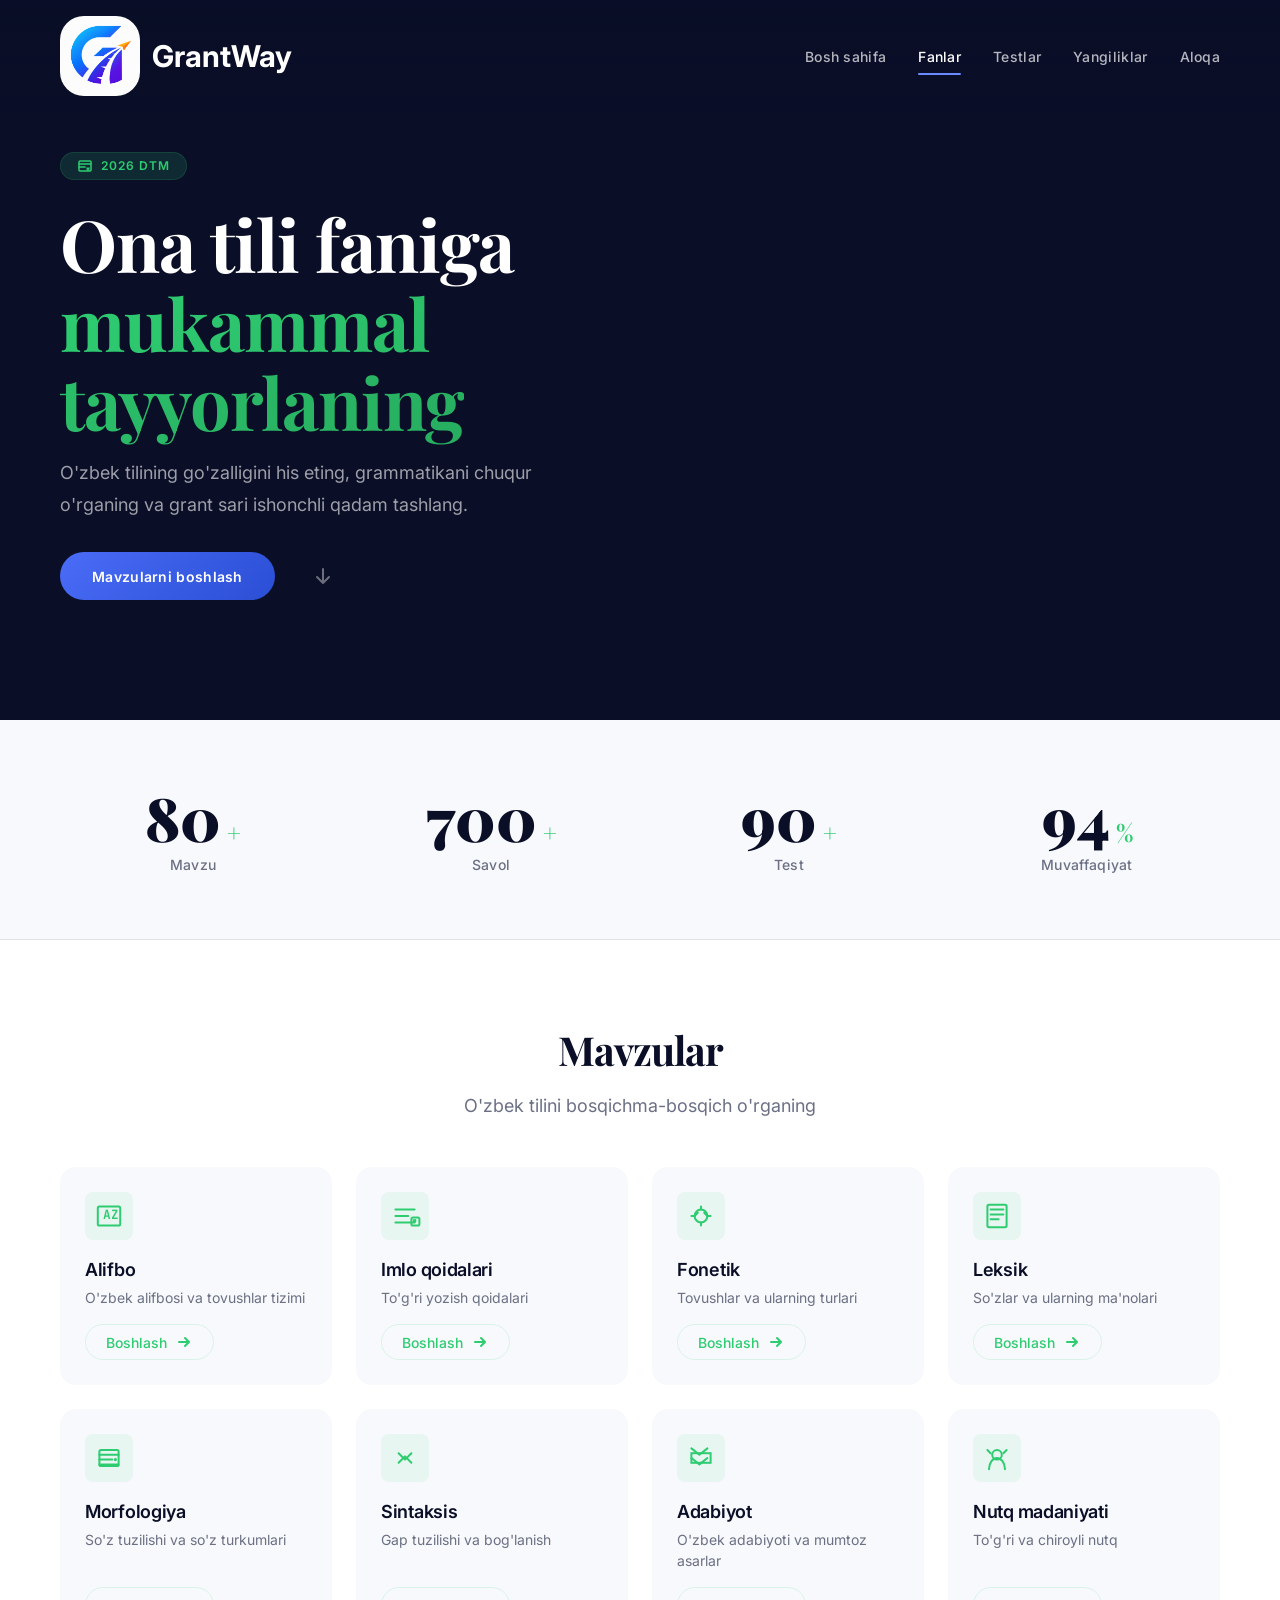
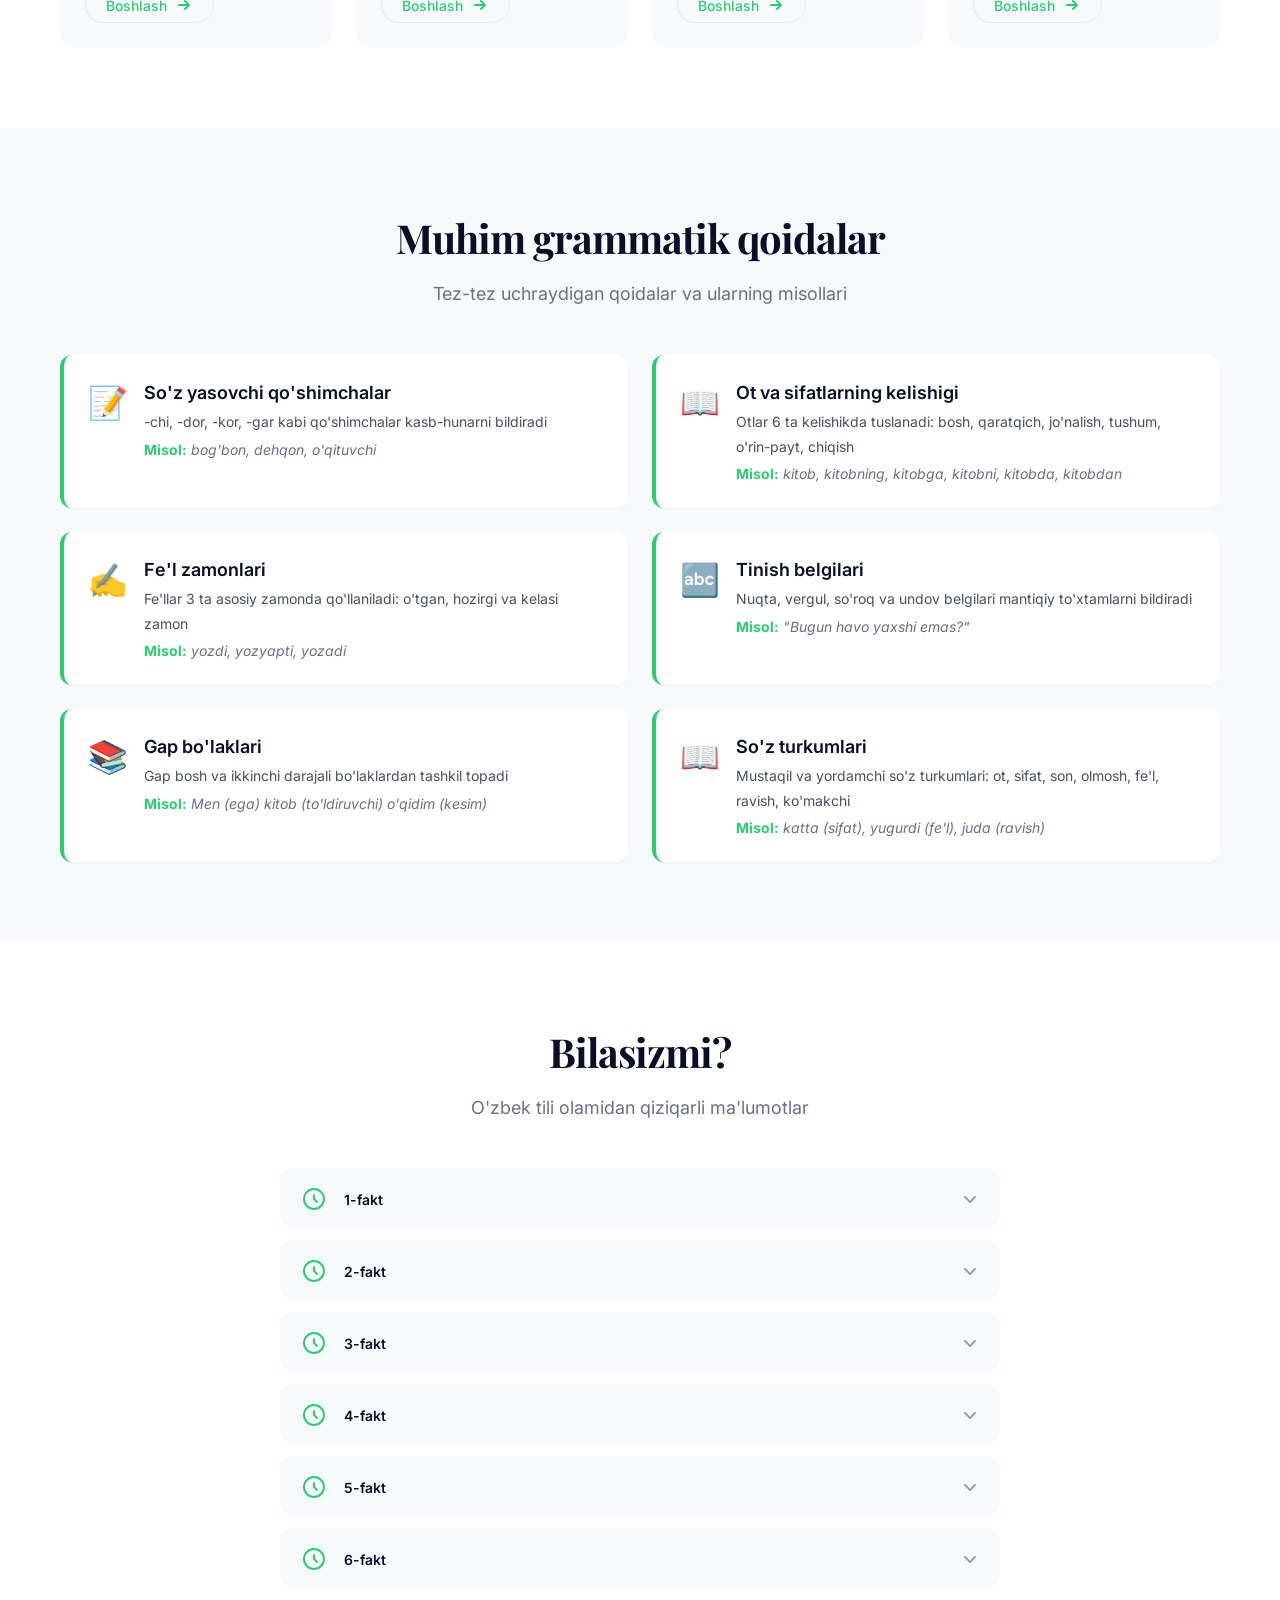
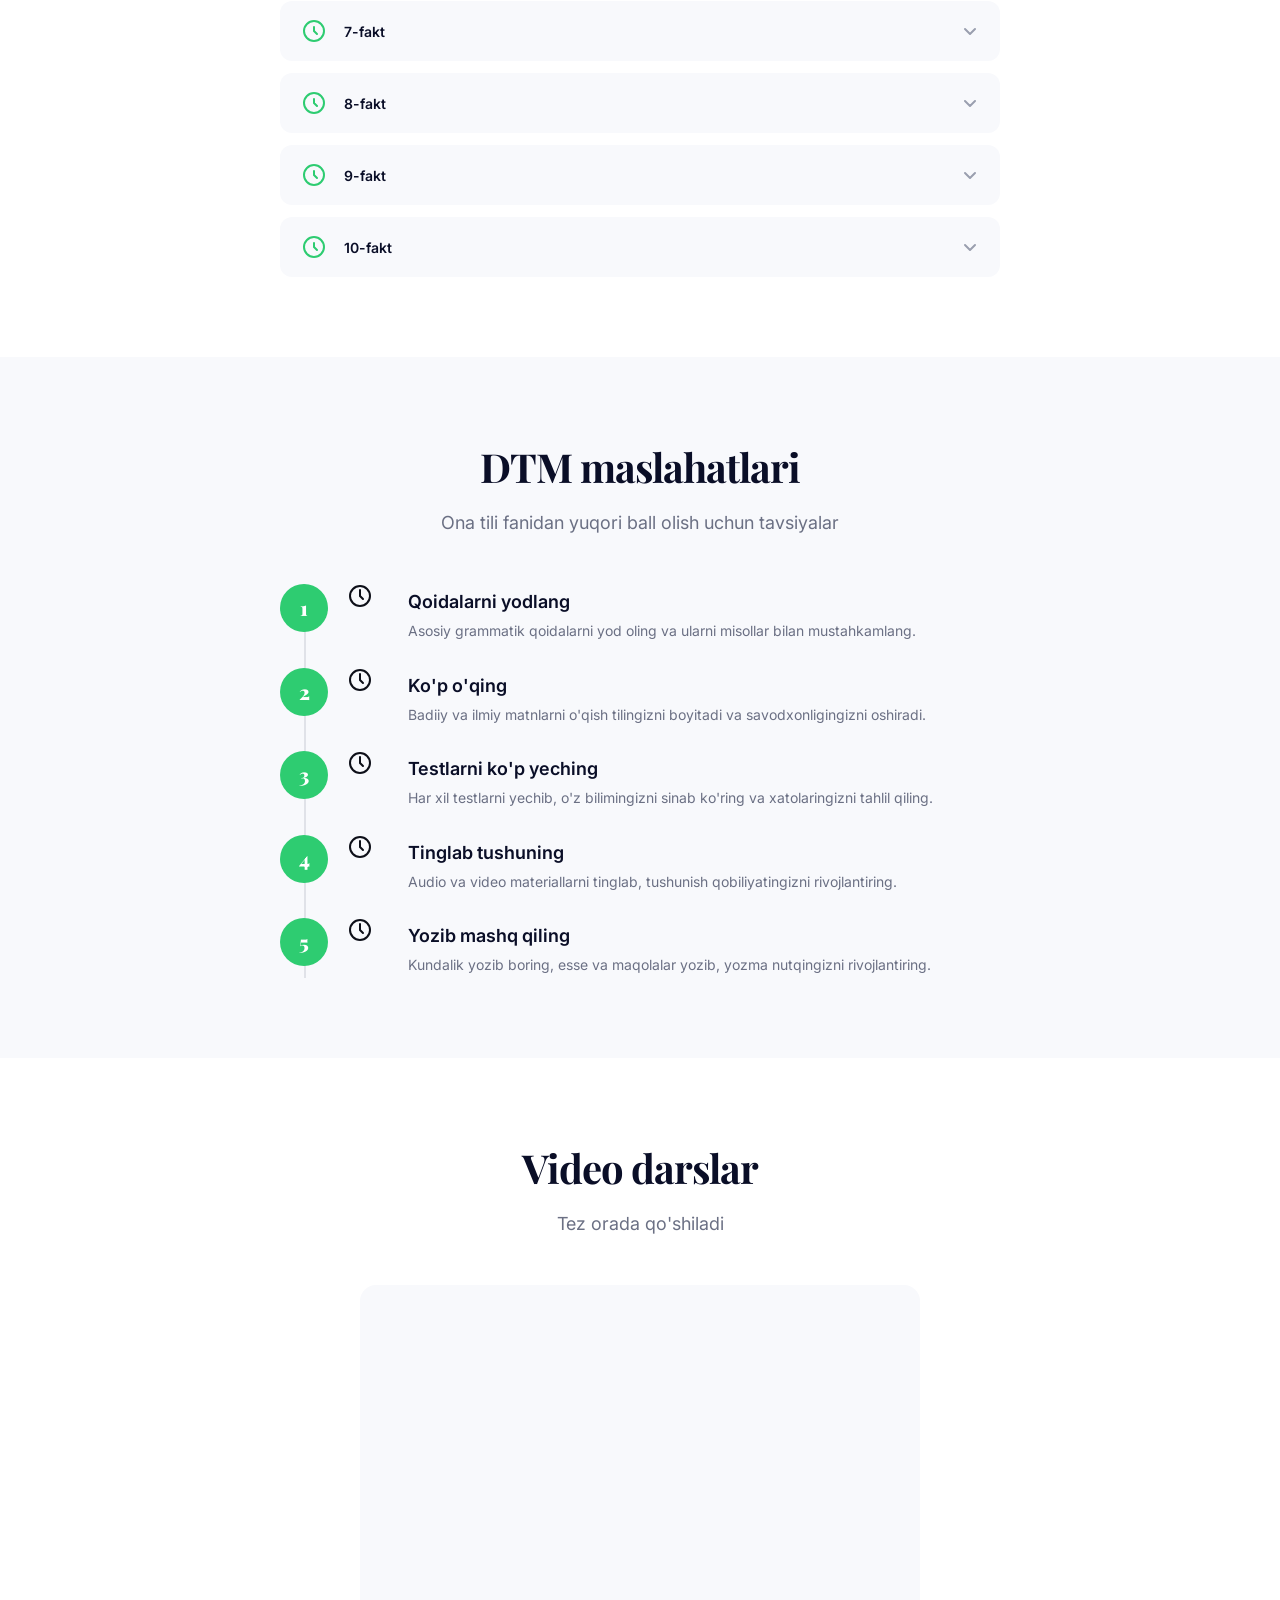
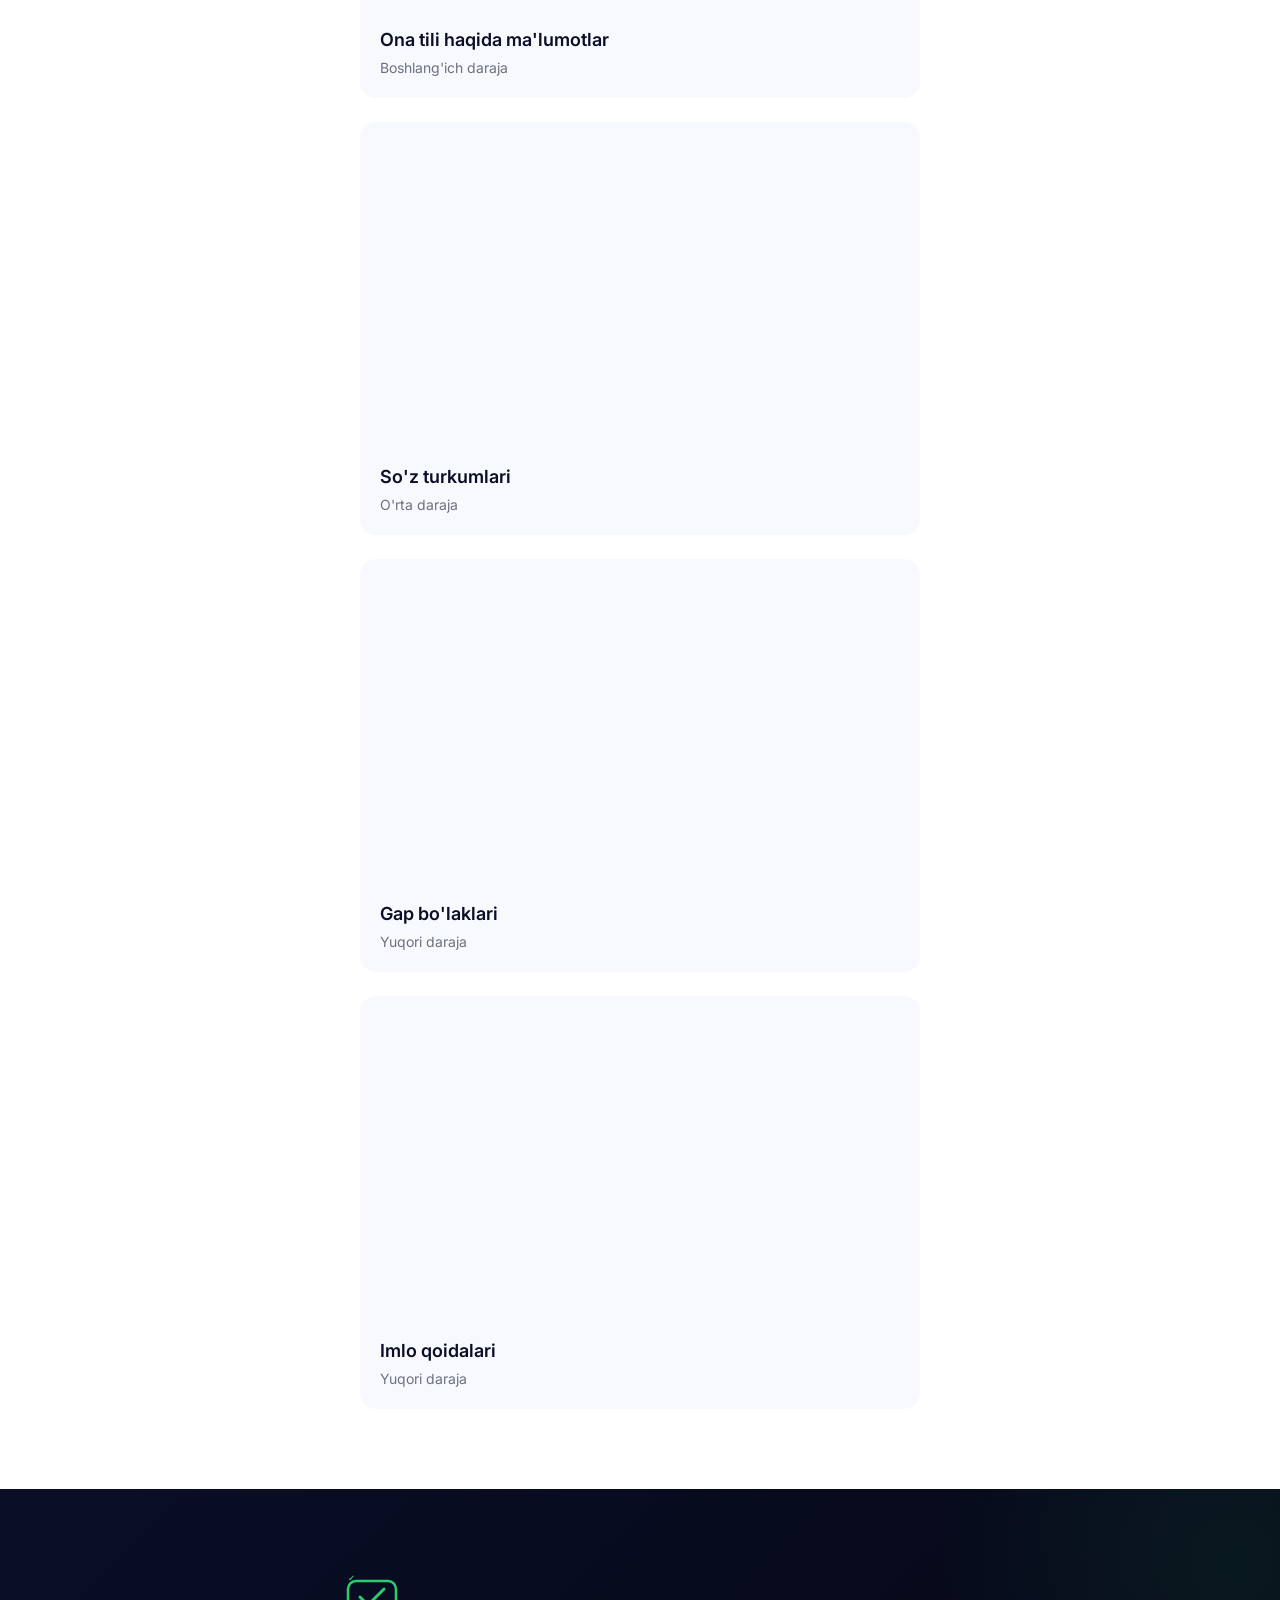
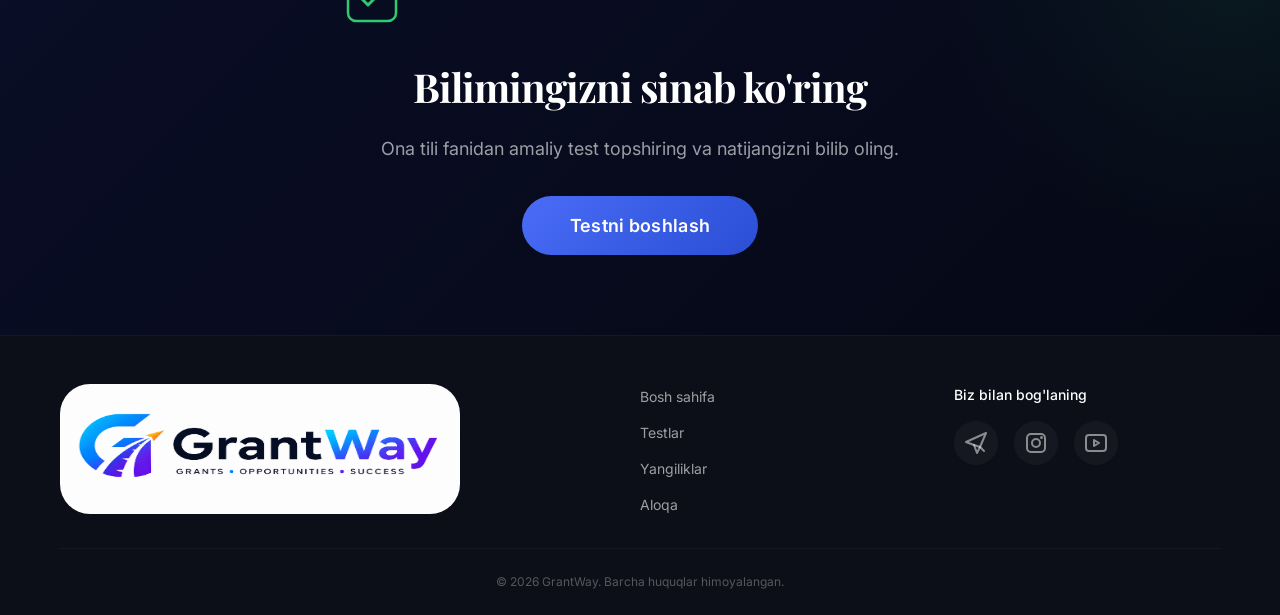
<file: pages/ona-tili.html>
<!DOCTYPE html>
<html lang="uz">
<head>
    <!-- Meta ma'lumotlar -->
    <meta charset="UTF-8" />
    <meta name="viewport" content="width=device-width, initial-scale=1.0" />
    <meta name="description" content="GrantWay - Ona tili faniga mukammal tayyorlaning. O'zbek tili grammatikasi, adabiyoti, imlo qoidalari va DTM maslahatlari." />
    <meta name="theme-color" content="#0a0e27" />
    
    <!-- Favicon -->
    <link rel="icon" type="image/svg+xml" href="../assets/icons/favicon.svg" />
    <link rel="apple-touch-icon" href="../assets/icons/apple-touch-icon.png" />
    
    <!-- Fontlar -->
    <link rel="preconnect" href="https://fonts.googleapis.com" />
    <link rel="preconnect" href="https://fonts.gstatic.com" crossorigin />
    <link href="https://fonts.googleapis.com/css2?family=Inter:ital,wght@0,300;0,400;0,500;0,600;0,700;0,800;0,900;1,400&family=Playfair+Display:ital,wght@0,700;0,800;0,900;1,700&family=JetBrains+Mono:wght@400;600;700&display=swap" rel="stylesheet" />
    
    <!-- CSS -->
    <link rel="stylesheet" href="../style.css" />
    <link rel="stylesheet" href="../pages/pages.css" />
    
    <title>GrantWay - Ona tili | Grant sari ishonchli yo'l</title>
</head>
<body>
    <!-- ============================================ -->
    <!-- HEADER: Bosh sahifadagi header bilan bir xil -->
    <!-- ============================================ -->
    <header class="header" role="banner" aria-label="Sayt sarlavhasi">
        <div class="header__background" aria-hidden="true"></div>
        <div class="header__overlay" aria-hidden="true"></div>
        
        <div class="container header__container">
            <!-- Logo -->
            <a href="../index.html" class="header__logo" aria-label="GrantWay bosh sahifa">
                <img class="header__logo" src="./logo-rasm/grant-header-logo.png" alt="">
                <span class="header__logo-text">GrantWay</span>
            </a>
            
            <!-- Navigation -->
            <nav class="header__nav" role="navigation" aria-label="Asosiy menyu">
                <ul class="header__nav-list">
                    <li class="header__nav-item">
                        <a href="../index.html" class="header__nav-link">Bosh sahifa</a>
                    </li>
                    <li class="header__nav-item">
                        <a href="../index.html#fanlar" class="header__nav-link header__nav-link--active">Fanlar</a>
                    </li>
                    <li class="header__nav-item">
                        <a href="../testlar.html" class="header__nav-link">Testlar</a>
                    </li>
                    <li class="header__nav-item">
                        <a href="../yangiliklar.html" class="header__nav-link">Yangiliklar</a>
                    </li>
                    <li class="header__nav-item">
                        <a href="../aloqa.html" class="header__nav-link">Aloqa</a>
                    </li>
                </ul>
            </nav>
            
            <!-- Burger Menu -->
            <button class="header__burger" aria-label="Menyuni ochish/yopish" aria-expanded="false" aria-controls="mobile-menu">
                <span class="header__burger-line"></span>
                <span class="header__burger-line"></span>
                <span class="header__burger-line"></span>
            </button>
        </div>
        
        <!-- Mobile Menu -->
        <div class="header__mobile" id="mobile-menu" role="navigation" aria-label="Mobil menyu" hidden>
            <ul class="header__mobile-list">
                <li class="header__mobile-item">
                    <a href="../index.html" class="header__mobile-link">Bosh sahifa</a>
                </li>
                <li class="header__mobile-item">
                    <a href="../index.html#fanlar" class="header__mobile-link header__mobile-link--active">Fanlar</a>
                </li>
                <li class="header__mobile-item">
                    <a href="../testlar.html" class="header__mobile-link">Testlar</a>
                </li>
                <li class="header__mobile-item">
                    <a href="../yangiliklar.html" class="header__mobile-link">Yangiliklar</a>
                </li>
                <li class="header__mobile-item">
                    <a href="../aloqa.html" class="header__mobile-link">Aloqa</a>
                </li>
            </ul>
        </div>
    </header>

    <!-- ============================================ -->
    <!-- MAIN: Ona tili sahifasi kontenti -->
    <!-- ============================================ -->
    <main class="main" role="main">
        <!-- ============================================ -->
        <!-- HERO: Ona tili faniga mukammal tayyorlaning -->
        <!-- ============================================ -->
        <section class="language-hero" aria-label="Ona tili banneri">
            <div class="language-hero__background" aria-hidden="true">
                <!-- Alifbo harflari fonida -->
                <span class="language-hero__letter language-hero__letter--1">A</span>
                <span class="language-hero__letter language-hero__letter--2">B</span>
                <span class="language-hero__letter language-hero__letter--3">C</span>
                <span class="language-hero__letter language-hero__letter--4">D</span>
                <span class="language-hero__letter language-hero__letter--5">E</span>
                <span class="language-hero__letter language-hero__letter--6">F</span>
                <span class="language-hero__letter language-hero__letter--7">G</span>
                <span class="language-hero__letter language-hero__letter--8">H</span>
                <span class="language-hero__letter language-hero__letter--9">I</span>
                <span class="language-hero__letter language-hero__letter--10">J</span>
            </div>
            
            <div class="container language-hero__container">
                <div class="language-hero__content">
                    <div class="language-hero__badge">
                        <svg width="16" height="16" viewBox="0 0 16 16" fill="none" xmlns="http://www.w3.org/2000/svg" aria-hidden="true">
                            <rect x="2" y="3" width="12" height="10" rx="1" stroke="currentColor" stroke-width="1.5" />
                            <path d="M2 6H14M2 9H8" stroke="currentColor" stroke-width="1.5" stroke-linecap="round" />
                            <path d="M10 10L12 12M12 10L10 12" stroke="currentColor" stroke-width="1.5" stroke-linecap="round" />
                        </svg>
                        <span>2026 DTM</span>
                    </div>
                    
                    <h1 class="language-hero__title">
                        Ona tili faniga <br />
                        <span class="language-hero__title-highlight">mukammal tayyorlaning</span>
                    </h1>
                    
                    <p class="language-hero__description">
                        O'zbek tilining go'zalligini his eting, grammatikani chuqur o'rganing va grant sari ishonchli qadam tashlang.
                    </p>
                    
                    <div class="language-hero__actions">
                        <a href="#topics" class="language-hero__cta cta-button">
                            <span class="cta-button__text">Mavzularni boshlash</span>
                            <span class="cta-button__ripple" aria-hidden="true"></span>
                        </a>
                        <a href="#statistics" class="language-hero__scroll" aria-label="Pastga scroll">
                            <svg width="24" height="24" viewBox="0 0 24 24" fill="none" xmlns="http://www.w3.org/2000/svg" aria-hidden="true">
                                <path d="M12 5V19M12 19L6 13M12 19L18 13" stroke="currentColor" stroke-width="2" stroke-linecap="round" stroke-linejoin="round" />
                            </svg>
                        </a>
                    </div>
                </div>
            </div>
        </section>

        <!-- ============================================ -->
        <!-- STATISTIKA: Animated Counter -->
        <!-- ============================================ -->
        <section class="language-statistics" id="statistics" aria-label="Ona tili statistikasi">
            <div class="container">
                <div class="language-statistics__grid">
                    <div class="language-statistic-item">
                        <span class="language-statistic-item__number" data-count="80" data-duration="2000">0</span>
                        <span class="language-statistic-item__suffix">+</span>
                        <span class="language-statistic-item__label">Mavzu</span>
                    </div>
                    <div class="language-statistic-item">
                        <span class="language-statistic-item__number" data-count="700" data-duration="2000">0</span>
                        <span class="language-statistic-item__suffix">+</span>
                        <span class="language-statistic-item__label">Savol</span>
                    </div>
                    <div class="language-statistic-item">
                        <span class="language-statistic-item__number" data-count="90" data-duration="2000">0</span>
                        <span class="language-statistic-item__suffix">+</span>
                        <span class="language-statistic-item__label">Test</span>
                    </div>
                    <div class="language-statistic-item">
                        <span class="language-statistic-item__number" data-count="94" data-duration="2000">0</span>
                        <span class="language-statistic-item__suffix">%</span>
                        <span class="language-statistic-item__label">Muvaffaqiyat</span>
                    </div>
                </div>
            </div>
        </section>

        <!-- ============================================ -->
        <!-- MAVZULAR: Ona tili mavzulari -->
        <!-- ============================================ -->
        <section class="language-topics" id="topics" aria-label="Ona tili mavzulari">
            <div class="container">
                <div class="language-topics__header">
                    <h2 class="language-topics__title">Mavzular</h2>
                    <p class="language-topics__subtitle">O'zbek tilini bosqichma-bosqich o'rganing</p>
                </div>
                
                <div class="language-topics__grid">
                    <!-- Alifbo -->
                    <article class="language-topic-card" data-topic="alphabet">
                        <div class="language-topic-card__icon-wrapper">
                            <svg class="language-topic-card__icon" width="40" height="40" viewBox="0 0 40 40" fill="none" xmlns="http://www.w3.org/2000/svg" aria-hidden="true">
                                <rect x="6" y="8" width="28" height="24" rx="2" stroke="currentColor" stroke-width="2.5" />
                                <text x="12" y="24" font-family="JetBrains Mono" font-size="16" font-weight="700" fill="currentColor">A</text>
                                <text x="22" y="24" font-family="JetBrains Mono" font-size="16" font-weight="700" fill="currentColor">Z</text>
                            </svg>
                        </div>
                        <h3 class="language-topic-card__title">Alifbo</h3>
                        <p class="language-topic-card__description">O'zbek alifbosi va tovushlar tizimi</p>
                        <button class="language-topic-card__button" aria-label="Alifbo mavzusini boshlash">
                            <span>Boshlash</span>
                            <svg width="18" height="18" viewBox="0 0 18 18" fill="none" xmlns="http://www.w3.org/2000/svg" aria-hidden="true">
                                <path d="M4 9H14M14 9L10 5M14 9L10 13" stroke="currentColor" stroke-width="2" stroke-linecap="round" stroke-linejoin="round" />
                            </svg>
                        </button>
                    </article>

                    <!-- Imlo qoidalari -->
                    <article class="language-topic-card" data-topic="spelling">
                        <div class="language-topic-card__icon-wrapper">
                            <svg class="language-topic-card__icon" width="40" height="40" viewBox="0 0 40 40" fill="none" xmlns="http://www.w3.org/2000/svg" aria-hidden="true">
                                <path d="M8 12H32M8 20H24M8 28H32" stroke="currentColor" stroke-width="2.5" stroke-linecap="round" />
                                <rect x="28" y="22" width="10" height="10" rx="2" stroke="currentColor" stroke-width="2.5" />
                                <path d="M31 25L33 27M33 25L31 27" stroke="currentColor" stroke-width="2.5" stroke-linecap="round" />
                            </svg>
                        </div>
                        <h3 class="language-topic-card__title">Imlo qoidalari</h3>
                        <p class="language-topic-card__description">To'g'ri yozish qoidalari</p>
                        <button class="language-topic-card__button" aria-label="Imlo qoidalari mavzusini boshlash">
                            <span>Boshlash</span>
                            <svg width="18" height="18" viewBox="0 0 18 18" fill="none" xmlns="http://www.w3.org/2000/svg" aria-hidden="true">
                                <path d="M4 9H14M14 9L10 5M14 9L10 13" stroke="currentColor" stroke-width="2" stroke-linecap="round" stroke-linejoin="round" />
                            </svg>
                        </button>
                    </article>

                    <!-- Fonetik -->
                    <article class="language-topic-card" data-topic="phonetics">
                        <div class="language-topic-card__icon-wrapper">
                            <svg class="language-topic-card__icon" width="40" height="40" viewBox="0 0 40 40" fill="none" xmlns="http://www.w3.org/2000/svg" aria-hidden="true">
                                <path d="M12 20L16 16M28 20L24 16M20 12V8" stroke="currentColor" stroke-width="2.5" stroke-linecap="round" />
                                <circle cx="20" cy="20" r="8" stroke="currentColor" stroke-width="2.5" />
                                <path d="M20 28L20 32" stroke="currentColor" stroke-width="2.5" stroke-linecap="round" />
                                <path d="M12 20L8 20M32 20L28 20" stroke="currentColor" stroke-width="2.5" stroke-linecap="round" />
                            </svg>
                        </div>
                        <h3 class="language-topic-card__title">Fonetik</h3>
                        <p class="language-topic-card__description">Tovushlar va ularning turlari</p>
                        <button class="language-topic-card__button" aria-label="Fonetik mavzusini boshlash">
                            <span>Boshlash</span>
                            <svg width="18" height="18" viewBox="0 0 18 18" fill="none" xmlns="http://www.w3.org/2000/svg" aria-hidden="true">
                                <path d="M4 9H14M14 9L10 5M14 9L10 13" stroke="currentColor" stroke-width="2" stroke-linecap="round" stroke-linejoin="round" />
                            </svg>
                        </button>
                    </article>

                    <!-- Leksik -->
                    <article class="language-topic-card" data-topic="lexicology">
                        <div class="language-topic-card__icon-wrapper">
                            <svg class="language-topic-card__icon" width="40" height="40" viewBox="0 0 40 40" fill="none" xmlns="http://www.w3.org/2000/svg" aria-hidden="true">
                                <rect x="8" y="6" width="24" height="28" rx="2" stroke="currentColor" stroke-width="2.5" />
                                <line x1="12" y1="12" x2="28" y2="12" stroke="currentColor" stroke-width="2.5" stroke-linecap="round" />
                                <line x1="12" y1="18" x2="28" y2="18" stroke="currentColor" stroke-width="2.5" stroke-linecap="round" />
                                <line x1="12" y1="24" x2="22" y2="24" stroke="currentColor" stroke-width="2.5" stroke-linecap="round" />
                            </svg>
                        </div>
                        <h3 class="language-topic-card__title">Leksik</h3>
                        <p class="language-topic-card__description">So'zlar va ularning ma'nolari</p>
                        <button class="language-topic-card__button" aria-label="Leksik mavzusini boshlash">
                            <span>Boshlash</span>
                            <svg width="18" height="18" viewBox="0 0 18 18" fill="none" xmlns="http://www.w3.org/2000/svg" aria-hidden="true">
                                <path d="M4 9H14M14 9L10 5M14 9L10 13" stroke="currentColor" stroke-width="2" stroke-linecap="round" stroke-linejoin="round" />
                            </svg>
                        </button>
                    </article>

                    <!-- Morfologiya -->
                    <article class="language-topic-card" data-topic="morphology">
                        <div class="language-topic-card__icon-wrapper">
                            <svg class="language-topic-card__icon" width="40" height="40" viewBox="0 0 40 40" fill="none" xmlns="http://www.w3.org/2000/svg" aria-hidden="true">
                                <rect x="8" y="10" width="24" height="20" rx="2" stroke="currentColor" stroke-width="2.5" />
                                <path d="M8 16L32 16M8 22L24 22M8 28L32 28" stroke="currentColor" stroke-width="2.5" stroke-linecap="round" />
                                <circle cx="28" cy="22" r="2" fill="currentColor" />
                            </svg>
                        </div>
                        <h3 class="language-topic-card__title">Morfologiya</h3>
                        <p class="language-topic-card__description">So'z tuzilishi va so'z turkumlari</p>
                        <button class="language-topic-card__button" aria-label="Morfologiya mavzusini boshlash">
                            <span>Boshlash</span>
                            <svg width="18" height="18" viewBox="0 0 18 18" fill="none" xmlns="http://www.w3.org/2000/svg" aria-hidden="true">
                                <path d="M4 9H14M14 9L10 5M14 9L10 13" stroke="currentColor" stroke-width="2" stroke-linecap="round" stroke-linejoin="round" />
                            </svg>
                        </button>
                    </article>

                    <!-- Sintaksis -->
                    <article class="language-topic-card" data-topic="syntax">
                        <div class="language-topic-card__icon-wrapper">
                            <svg class="language-topic-card__icon" width="40" height="40" viewBox="0 0 40 40" fill="none" xmlns="http://www.w3.org/2000/svg" aria-hidden="true">
                                <path d="M12 14L20 22L28 14" stroke="currentColor" stroke-width="2.5" stroke-linecap="round" stroke-linejoin="round" />
                                <path d="M12 26L20 18L28 26" stroke="currentColor" stroke-width="2.5" stroke-linecap="round" stroke-linejoin="round" />
                            </svg>
                        </div>
                        <h3 class="language-topic-card__title">Sintaksis</h3>
                        <p class="language-topic-card__description">Gap tuzilishi va bog'lanish</p>
                        <button class="language-topic-card__button" aria-label="Sintaksis mavzusini boshlash">
                            <span>Boshlash</span>
                            <svg width="18" height="18" viewBox="0 0 18 18" fill="none" xmlns="http://www.w3.org/2000/svg" aria-hidden="true">
                                <path d="M4 9H14M14 9L10 5M14 9L10 13" stroke="currentColor" stroke-width="2" stroke-linecap="round" stroke-linejoin="round" />
                            </svg>
                        </button>
                    </article>

                    <!-- Adabiyot -->
                    <article class="language-topic-card" data-topic="literature">
                        <div class="language-topic-card__icon-wrapper">
                            <svg class="language-topic-card__icon" width="40" height="40" viewBox="0 0 40 40" fill="none" xmlns="http://www.w3.org/2000/svg" aria-hidden="true">
                                <path d="M8 8L18 16L28 8" stroke="currentColor" stroke-width="2.5" stroke-linecap="round" stroke-linejoin="round" />
                                <path d="M8 20L18 28L28 20" stroke="currentColor" stroke-width="2.5" stroke-linecap="round" stroke-linejoin="round" />
                                <rect x="8" y="14" width="24" height="12" stroke="currentColor" stroke-width="2.5" />
                            </svg>
                        </div>
                        <h3 class="language-topic-card__title">Adabiyot</h3>
                        <p class="language-topic-card__description">O'zbek adabiyoti va mumtoz asarlar</p>
                        <button class="language-topic-card__button" aria-label="Adabiyot mavzusini boshlash">
                            <span>Boshlash</span>
                            <svg width="18" height="18" viewBox="0 0 18 18" fill="none" xmlns="http://www.w3.org/2000/svg" aria-hidden="true">
                                <path d="M4 9H14M14 9L10 5M14 9L10 13" stroke="currentColor" stroke-width="2" stroke-linecap="round" stroke-linejoin="round" />
                            </svg>
                        </button>
                    </article>

                    <!-- Nutq madaniyati -->
                    <article class="language-topic-card" data-topic="speech">
                        <div class="language-topic-card__icon-wrapper">
                            <svg class="language-topic-card__icon" width="40" height="40" viewBox="0 0 40 40" fill="none" xmlns="http://www.w3.org/2000/svg" aria-hidden="true">
                                <circle cx="20" cy="16" r="6" stroke="currentColor" stroke-width="2.5" />
                                <path d="M10 34C10 26 15 20 20 20C25 20 30 26 30 34" stroke="currentColor" stroke-width="2.5" stroke-linecap="round" />
                                <path d="M8 10L12 14M32 10L28 14" stroke="currentColor" stroke-width="2.5" stroke-linecap="round" />
                            </svg>
                        </div>
                        <h3 class="language-topic-card__title">Nutq madaniyati</h3>
                        <p class="language-topic-card__description">To'g'ri va chiroyli nutq</p>
                        <button class="language-topic-card__button" aria-label="Nutq madaniyati mavzusini boshlash">
                            <span>Boshlash</span>
                            <svg width="18" height="18" viewBox="0 0 18 18" fill="none" xmlns="http://www.w3.org/2000/svg" aria-hidden="true">
                                <path d="M4 9H14M14 9L10 5M14 9L10 13" stroke="currentColor" stroke-width="2" stroke-linecap="round" stroke-linejoin="round" />
                            </svg>
                        </button>
                    </article>
                </div>
            </div>
        </section>

        <!-- ============================================ -->
        <!-- MUHIM QOIDALAR: Grammatik qoidalar -->
        <!-- ============================================ -->
        <section class="language-rules" id="rules" aria-label="Muhim grammatik qoidalar">
            <div class="container">
                <div class="language-rules__header">
                    <h2 class="language-rules__title">Muhim grammatik qoidalar</h2>
                    <p class="language-rules__subtitle">Tez-tez uchraydigan qoidalar va ularning misollari</p>
                </div>
                
                <div class="language-rules__grid">
                    <!-- Qoida 1 -->
                    <div class="rule-card">
                        <div class="rule-card__icon" aria-hidden="true">📝</div>
                        <div class="rule-card__content">
                            <h3 class="rule-card__title">So'z yasovchi qo'shimchalar</h3>
                            <p class="rule-card__rule">-chi, -dor, -kor, -gar kabi qo'shimchalar kasb-hunarni bildiradi</p>
                            <p class="rule-card__example"><strong>Misol:</strong> bog'bon, dehqon, o'qituvchi</p>
                        </div>
                    </div>

                    <!-- Qoida 2 -->
                    <div class="rule-card">
                        <div class="rule-card__icon" aria-hidden="true">📖</div>
                        <div class="rule-card__content">
                            <h3 class="rule-card__title">Ot va sifatlarning kelishigi</h3>
                            <p class="rule-card__rule">Otlar 6 ta kelishikda tuslanadi: bosh, qaratqich, jo'nalish, tushum, o'rin-payt, chiqish</p>
                            <p class="rule-card__example"><strong>Misol:</strong> kitob, kitobning, kitobga, kitobni, kitobda, kitobdan</p>
                        </div>
                    </div>

                    <!-- Qoida 3 -->
                    <div class="rule-card">
                        <div class="rule-card__icon" aria-hidden="true">✍</div>
                        <div class="rule-card__content">
                            <h3 class="rule-card__title">Fe'l zamonlari</h3>
                            <p class="rule-card__rule">Fe'llar 3 ta asosiy zamonda qo'llaniladi: o'tgan, hozirgi va kelasi zamon</p>
                            <p class="rule-card__example"><strong>Misol:</strong> yozdi, yozyapti, yozadi</p>
                        </div>
                    </div>

                    <!-- Qoida 4 -->
                    <div class="rule-card">
                        <div class="rule-card__icon" aria-hidden="true">🔤</div>
                        <div class="rule-card__content">
                            <h3 class="rule-card__title">Tinish belgilari</h3>
                            <p class="rule-card__rule">Nuqta, vergul, so'roq va undov belgilari mantiqiy to'xtamlarni bildiradi</p>
                            <p class="rule-card__example"><strong>Misol:</strong> "Bugun havo yaxshi emas?"</p>
                        </div>
                    </div>

                    <!-- Qoida 5 -->
                    <div class="rule-card">
                        <div class="rule-card__icon" aria-hidden="true">📚</div>
                        <div class="rule-card__content">
                            <h3 class="rule-card__title">Gap bo'laklari</h3>
                            <p class="rule-card__rule">Gap bosh va ikkinchi darajali bo'laklardan tashkil topadi</p>
                            <p class="rule-card__example"><strong>Misol:</strong> Men (ega) kitob (to'ldiruvchi) o'qidim (kesim)</p>
                        </div>
                    </div>

                    <!-- Qoida 6 -->
                    <div class="rule-card">
                        <div class="rule-card__icon" aria-hidden="true">📖</div>
                        <div class="rule-card__content">
                            <h3 class="rule-card__title">So'z turkumlari</h3>
                            <p class="rule-card__rule">Mustaqil va yordamchi so'z turkumlari: ot, sifat, son, olmosh, fe'l, ravish, ko'makchi</p>
                            <p class="rule-card__example"><strong>Misol:</strong> katta (sifat), yugurdi (fe'l), juda (ravish)</p>
                        </div>
                    </div>
                </div>
            </div>
        </section>

        <!-- ============================================ -->
        <!-- BILASIZMI: Ona tili faktlari -->
        <!-- ============================================ -->
        <section class="language-facts" aria-label="Ona tili haqida qiziqarli faktlar">
            <div class="container">
                <div class="language-facts__header">
                    <h2 class="language-facts__title">Bilasizmi?</h2>
                    <p class="language-facts__subtitle">O'zbek tili olamidan qiziqarli ma'lumotlar</p>
                </div>
                
                <div class="language-facts__accordion">
                    <!-- Fakt 1 -->
                    <div class="language-fact-item" role="listitem">
                        <button class="language-fact-item__trigger" aria-expanded="false" aria-controls="language-fact-1">
                            <span class="language-fact-item__icon" aria-hidden="true">
                                <svg width="24" height="24" viewBox="0 0 24 24" fill="none" xmlns="http://www.w3.org/2000/svg">
                                    <circle cx="12" cy="12" r="10" stroke="currentColor" stroke-width="2" />
                                    <path d="M12 8V12L15 15" stroke="currentColor" stroke-width="2" stroke-linecap="round" />
                                </svg>
                            </span>
                            <span class="language-fact-item__title">1-fakt</span>
                            <span class="language-fact-item__arrow" aria-hidden="true">
                                <svg width="20" height="20" viewBox="0 0 20 20" fill="none" xmlns="http://www.w3.org/2000/svg">
                                    <path d="M5 8L10 13L15 8" stroke="currentColor" stroke-width="2" stroke-linecap="round" stroke-linejoin="round" />
                                </svg>
                            </span>
                        </button>
                        <div class="language-fact-item__content" id="language-fact-1" role="region">
                            <div class="language-fact-item__body">
                                <p>O'zbek tili turkiy tillar oilasiga mansub bo'lib, u 30 milliondan ortiq odamning ona tilidir.</p>
                            </div>
                        </div>
                    </div>

                    <!-- Fakt 2 -->
                    <div class="language-fact-item" role="listitem">
                        <button class="language-fact-item__trigger" aria-expanded="false" aria-controls="language-fact-2">
                            <span class="language-fact-item__icon" aria-hidden="true">
                                <svg width="24" height="24" viewBox="0 0 24 24" fill="none" xmlns="http://www.w3.org/2000/svg">
                                    <circle cx="12" cy="12" r="10" stroke="currentColor" stroke-width="2" />
                                    <path d="M12 8V12L15 15" stroke="currentColor" stroke-width="2" stroke-linecap="round" />
                                </svg>
                            </span>
                            <span class="language-fact-item__title">2-fakt</span>
                            <span class="language-fact-item__arrow" aria-hidden="true">
                                <svg width="20" height="20" viewBox="0 0 20 20" fill="none" xmlns="http://www.w3.org/2000/svg">
                                    <path d="M5 8L10 13L15 8" stroke="currentColor" stroke-width="2" stroke-linecap="round" stroke-linejoin="round" />
                                </svg>
                            </span>
                        </button>
                        <div class="language-fact-item__content" id="language-fact-2" role="region">
                            <div class="language-fact-item__body">
                                <p>O'zbek tilida 33 ta harf mavjud. 1993-yilda lotin alifbosiga o'tilgan va hozirda ikkala alifbo parallel qo'llanilmoqda.</p>
                            </div>
                        </div>
                    </div>

                    <!-- Fakt 3 -->
                    <div class="language-fact-item" role="listitem">
                        <button class="language-fact-item__trigger" aria-expanded="false" aria-controls="language-fact-3">
                            <span class="language-fact-item__icon" aria-hidden="true">
                                <svg width="24" height="24" viewBox="0 0 24 24" fill="none" xmlns="http://www.w3.org/2000/svg">
                                    <circle cx="12" cy="12" r="10" stroke="currentColor" stroke-width="2" />
                                    <path d="M12 8V12L15 15" stroke="currentColor" stroke-width="2" stroke-linecap="round" />
                                </svg>
                            </span>
                            <span class="language-fact-item__title">3-fakt</span>
                            <span class="language-fact-item__arrow" aria-hidden="true">
                                <svg width="20" height="20" viewBox="0 0 20 20" fill="none" xmlns="http://www.w3.org/2000/svg">
                                    <path d="M5 8L10 13L15 8" stroke="currentColor" stroke-width="2" stroke-linecap="round" stroke-linejoin="round" />
                                </svg>
                            </span>
                        </button>
                        <div class="language-fact-item__content" id="language-fact-3" role="region">
                            <div class="language-fact-item__body">
                                <p>Alisher Navoiy o'zbek adabiy tilining asoschisi hisoblanadi. U 15-asrda 30 dan ortiq asar yozgan.</p>
                            </div>
                        </div>
                    </div>

                    <!-- Fakt 4 -->
                    <div class="language-fact-item" role="listitem">
                        <button class="language-fact-item__trigger" aria-expanded="false" aria-controls="language-fact-4">
                            <span class="language-fact-item__icon" aria-hidden="true">
                                <svg width="24" height="24" viewBox="0 0 24 24" fill="none" xmlns="http://www.w3.org/2000/svg">
                                    <circle cx="12" cy="12" r="10" stroke="currentColor" stroke-width="2" />
                                    <path d="M12 8V12L15 15" stroke="currentColor" stroke-width="2" stroke-linecap="round" />
                                </svg>
                            </span>
                            <span class="language-fact-item__title">4-fakt</span>
                            <span class="language-fact-item__arrow" aria-hidden="true">
                                <svg width="20" height="20" viewBox="0 0 20 20" fill="none" xmlns="http://www.w3.org/2000/svg">
                                    <path d="M5 8L10 13L15 8" stroke="currentColor" stroke-width="2" stroke-linecap="round" stroke-linejoin="round" />
                                </svg>
                            </span>
                        </button>
                        <div class="language-fact-item__content" id="language-fact-4" role="region">
                            <div class="language-fact-item__body">
                                <p>O'zbek tilida 6 ta unli va 24 ta undosh tovush mavjud. Bu tovushlar o'zbek tilining ohangdorligini ta'minlaydi.</p>
                            </div>
                        </div>
                    </div>

                    <!-- Fakt 5 -->
                    <div class="language-fact-item" role="listitem">
                        <button class="language-fact-item__trigger" aria-expanded="false" aria-controls="language-fact-5">
                            <span class="language-fact-item__icon" aria-hidden="true">
                                <svg width="24" height="24" viewBox="0 0 24 24" fill="none" xmlns="http://www.w3.org/2000/svg">
                                    <circle cx="12" cy="12" r="10" stroke="currentColor" stroke-width="2" />
                                    <path d="M12 8V12L15 15" stroke="currentColor" stroke-width="2" stroke-linecap="round" />
                                </svg>
                            </span>
                            <span class="language-fact-item__title">5-fakt</span>
                            <span class="language-fact-item__arrow" aria-hidden="true">
                                <svg width="20" height="20" viewBox="0 0 20 20" fill="none" xmlns="http://www.w3.org/2000/svg">
                                    <path d="M5 8L10 13L15 8" stroke="currentColor" stroke-width="2" stroke-linecap="round" stroke-linejoin="round" />
                                </svg>
                            </span>
                        </button>
                        <div class="language-fact-item__content" id="language-fact-5" role="region">
                            <div class="language-fact-item__body">
                                <p>"Alpomish" doston 1000 yillik tarixga ega va o'zbek xalqining eng mashhur epik asari hisoblanadi.</p>
                            </div>
                        </div>
                    </div>

                    <!-- Fakt 6 -->
                    <div class="language-fact-item" role="listitem">
                        <button class="language-fact-item__trigger" aria-expanded="false" aria-controls="language-fact-6">
                            <span class="language-fact-item__icon" aria-hidden="true">
                                <svg width="24" height="24" viewBox="0 0 24 24" fill="none" xmlns="http://www.w3.org/2000/svg">
                                    <circle cx="12" cy="12" r="10" stroke="currentColor" stroke-width="2" />
                                    <path d="M12 8V12L15 15" stroke="currentColor" stroke-width="2" stroke-linecap="round" />
                                </svg>
                            </span>
                            <span class="language-fact-item__title">6-fakt</span>
                            <span class="language-fact-item__arrow" aria-hidden="true">
                                <svg width="20" height="20" viewBox="0 0 20 20" fill="none" xmlns="http://www.w3.org/2000/svg">
                                    <path d="M5 8L10 13L15 8" stroke="currentColor" stroke-width="2" stroke-linecap="round" stroke-linejoin="round" />
                                </svg>
                            </span>
                        </button>
                        <div class="language-fact-item__content" id="language-fact-6" role="region">
                            <div class="language-fact-item__body">
                                <p>O'zbek tilida "ko'z" so'zi 20 dan ortiq ma'noni anglatadi. Bu o'zbek tilining boyligini ko'rsatadi.</p>
                            </div>
                        </div>
                    </div>

                    <!-- Fakt 7 -->
                    <div class="language-fact-item" role="listitem">
                        <button class="language-fact-item__trigger" aria-expanded="false" aria-controls="language-fact-7">
                            <span class="language-fact-item__icon" aria-hidden="true">
                                <svg width="24" height="24" viewBox="0 0 24 24" fill="none" xmlns="http://www.w3.org/2000/svg">
                                    <circle cx="12" cy="12" r="10" stroke="currentColor" stroke-width="2" />
                                    <path d="M12 8V12L15 15" stroke="currentColor" stroke-width="2" stroke-linecap="round" />
                                </svg>
                            </span>
                            <span class="language-fact-item__title">7-fakt</span>
                            <span class="language-fact-item__arrow" aria-hidden="true">
                                <svg width="20" height="20" viewBox="0 0 20 20" fill="none" xmlns="http://www.w3.org/2000/svg">
                                    <path d="M5 8L10 13L15 8" stroke="currentColor" stroke-width="2" stroke-linecap="round" stroke-linejoin="round" />
                                </svg>
                            </span>
                        </button>
                        <div class="language-fact-item__content" id="language-fact-7" role="region">
                            <div class="language-fact-item__body">
                                <p>Mahmud Qoshg'ariy 11-asrda "Devonu lug'otit turk" asarini yozgan. Bu asar turkiy tillarning birinchi ensiklopediyasidir.</p>
                            </div>
                        </div>
                    </div>

                    <!-- Fakt 8 -->
                    <div class="language-fact-item" role="listitem">
                        <button class="language-fact-item__trigger" aria-expanded="false" aria-controls="language-fact-8">
                            <span class="language-fact-item__icon" aria-hidden="true">
                                <svg width="24" height="24" viewBox="0 0 24 24" fill="none" xmlns="http://www.w3.org/2000/svg">
                                    <circle cx="12" cy="12" r="10" stroke="currentColor" stroke-width="2" />
                                    <path d="M12 8V12L15 15" stroke="currentColor" stroke-width="2" stroke-linecap="round" />
                                </svg>
                            </span>
                            <span class="language-fact-item__title">8-fakt</span>
                            <span class="language-fact-item__arrow" aria-hidden="true">
                                <svg width="20" height="20" viewBox="0 0 20 20" fill="none" xmlns="http://www.w3.org/2000/svg">
                                    <path d="M5 8L10 13L15 8" stroke="currentColor" stroke-width="2" stroke-linecap="round" stroke-linejoin="round" />
                                </svg>
                            </span>
                        </button>
                        <div class="language-fact-item__content" id="language-fact-8" role="region">
                            <div class="language-fact-item__body">
                                <p>O'zbek tili 5 ta shevaga bo'linadi: qarluq, qipchoq, o'g'uz, qangli va boshqa shevalar.</p>
                            </div>
                        </div>
                    </div>

                    <!-- Fakt 9 -->
                    <div class="language-fact-item" role="listitem">
                        <button class="language-fact-item__trigger" aria-expanded="false" aria-controls="language-fact-9">
                            <span class="language-fact-item__icon" aria-hidden="true">
                                <svg width="24" height="24" viewBox="0 0 24 24" fill="none" xmlns="http://www.w3.org/2000/svg">
                                    <circle cx="12" cy="12" r="10" stroke="currentColor" stroke-width="2" />
                                    <path d="M12 8V12L15 15" stroke="currentColor" stroke-width="2" stroke-linecap="round" />
                                </svg>
                            </span>
                            <span class="language-fact-item__title">9-fakt</span>
                            <span class="language-fact-item__arrow" aria-hidden="true">
                                <svg width="20" height="20" viewBox="0 0 20 20" fill="none" xmlns="http://www.w3.org/2000/svg">
                                    <path d="M5 8L10 13L15 8" stroke="currentColor" stroke-width="2" stroke-linecap="round" stroke-linejoin="round" />
                                </svg>
                            </span>
                        </button>
                        <div class="language-fact-item__content" id="language-fact-9" role="region">
                            <div class="language-fact-item__body">
                                <p>O'zbek tilida 10 ta so'z turkumi mavjud. Ular: ot, sifat, son, olmosh, fe'l, ravish, ko'makchi, bog'lovchi, yuklama, undov.</p>
                            </div>
                        </div>
                    </div>

                    <!-- Fakt 10 -->
                    <div class="language-fact-item" role="listitem">
                        <button class="language-fact-item__trigger" aria-expanded="false" aria-controls="language-fact-10">
                            <span class="language-fact-item__icon" aria-hidden="true">
                                <svg width="24" height="24" viewBox="0 0 24 24" fill="none" xmlns="http://www.w3.org/2000/svg">
                                    <circle cx="12" cy="12" r="10" stroke="currentColor" stroke-width="2" />
                                    <path d="M12 8V12L15 15" stroke="currentColor" stroke-width="2" stroke-linecap="round" />
                                </svg>
                            </span>
                            <span class="language-fact-item__title">10-fakt</span>
                            <span class="language-fact-item__arrow" aria-hidden="true">
                                <svg width="20" height="20" viewBox="0 0 20 20" fill="none" xmlns="http://www.w3.org/2000/svg">
                                    <path d="M5 8L10 13L15 8" stroke="currentColor" stroke-width="2" stroke-linecap="round" stroke-linejoin="round" />
                                </svg>
                            </span>
                        </button>
                        <div class="language-fact-item__content" id="language-fact-10" role="region">
                            <div class="language-fact-item__body">
                                <p>O'zbek tili O'zbekistonning davlat tili bo'lib, 1989-yilda davlat tili maqomini olgan.</p>
                            </div>
                        </div>
                    </div>
                </div>
            </div>
        </section>

        <!-- ============================================ -->
        <!-- DTM MASLAHATLARI: Timeline -->
        <!-- ============================================ -->
        <section class="language-tips" aria-label="DTM maslahatlari">
            <div class="container">
                <div class="language-tips__header">
                    <h2 class="language-tips__title">DTM maslahatlari</h2>
                    <p class="language-tips__subtitle">Ona tili fanidan yuqori ball olish uchun tavsiyalar</p>
                </div>
                
                <div class="language-tips__timeline">
                    <!-- Maslahat 1 -->
                    <div class="language-tip-item">
                        <div class="language-tip-item__number" aria-hidden="true">1</div>
                        <div class="language-tip-item__icon" aria-hidden="true">
                            <svg width="24" height="24" viewBox="0 0 24 24" fill="none" xmlns="http://www.w3.org/2000/svg">
                                <path d="M12 6V12L15 15" stroke="currentColor" stroke-width="2" stroke-linecap="round" />
                                <circle cx="12" cy="12" r="10" stroke="currentColor" stroke-width="2" />
                            </svg>
                        </div>
                        <div class="language-tip-item__content">
                            <h3 class="language-tip-item__title">Qoidalarni yodlang</h3>
                            <p class="language-tip-item__description">Asosiy grammatik qoidalarni yod oling va ularni misollar bilan mustahkamlang.</p>
                        </div>
                    </div>

                    <!-- Maslahat 2 -->
                    <div class="language-tip-item">
                        <div class="language-tip-item__number" aria-hidden="true">2</div>
                        <div class="language-tip-item__icon" aria-hidden="true">
                            <svg width="24" height="24" viewBox="0 0 24 24" fill="none" xmlns="http://www.w3.org/2000/svg">
                                <path d="M12 6V12L15 15" stroke="currentColor" stroke-width="2" stroke-linecap="round" />
                                <circle cx="12" cy="12" r="10" stroke="currentColor" stroke-width="2" />
                            </svg>
                        </div>
                        <div class="language-tip-item__content">
                            <h3 class="language-tip-item__title">Ko'p o'qing</h3>
                            <p class="language-tip-item__description">Badiiy va ilmiy matnlarni o'qish tilingizni boyitadi va savodxonligingizni oshiradi.</p>
                        </div>
                    </div>

                    <!-- Maslahat 3 -->
                    <div class="language-tip-item">
                        <div class="language-tip-item__number" aria-hidden="true">3</div>
                        <div class="language-tip-item__icon" aria-hidden="true">
                            <svg width="24" height="24" viewBox="0 0 24 24" fill="none" xmlns="http://www.w3.org/2000/svg">
                                <path d="M12 6V12L15 15" stroke="currentColor" stroke-width="2" stroke-linecap="round" />
                                <circle cx="12" cy="12" r="10" stroke="currentColor" stroke-width="2" />
                            </svg>
                        </div>
                        <div class="language-tip-item__content">
                            <h3 class="language-tip-item__title">Testlarni ko'p yeching</h3>
                            <p class="language-tip-item__description">Har xil testlarni yechib, o'z bilimingizni sinab ko'ring va xatolaringizni tahlil qiling.</p>
                        </div>
                    </div>

                    <!-- Maslahat 4 -->
                    <div class="language-tip-item">
                        <div class="language-tip-item__number" aria-hidden="true">4</div>
                        <div class="language-tip-item__icon" aria-hidden="true">
                            <svg width="24" height="24" viewBox="0 0 24 24" fill="none" xmlns="http://www.w3.org/2000/svg">
                                <path d="M12 6V12L15 15" stroke="currentColor" stroke-width="2" stroke-linecap="round" />
                                <circle cx="12" cy="12" r="10" stroke="currentColor" stroke-width="2" />
                            </svg>
                        </div>
                        <div class="language-tip-item__content">
                            <h3 class="language-tip-item__title">Tinglab tushuning</h3>
                            <p class="language-tip-item__description">Audio va video materiallarni tinglab, tushunish qobiliyatingizni rivojlantiring.</p>
                        </div>
                    </div>

                    <!-- Maslahat 5 -->
                    <div class="language-tip-item">
                        <div class="language-tip-item__number" aria-hidden="true">5</div>
                        <div class="language-tip-item__icon" aria-hidden="true">
                            <svg width="24" height="24" viewBox="0 0 24 24" fill="none" xmlns="http://www.w3.org/2000/svg">
                                <path d="M12 6V12L15 15" stroke="currentColor" stroke-width="2" stroke-linecap="round" />
                                <circle cx="12" cy="12" r="10" stroke="currentColor" stroke-width="2" />
                            </svg>
                        </div>
                        <div class="language-tip-item__content">
                            <h3 class="language-tip-item__title">Yozib mashq qiling</h3>
                            <p class="language-tip-item__description">Kundalik yozib boring, esse va maqolalar yozib, yozma nutqingizni rivojlantiring.</p>
                        </div>
                    </div>
                </div>
            </div>
        </section>

        <!-- ============================================ -->
        <!-- VIDEO DARSLAR: Placeholder -->
        <!-- ============================================ -->
        <section class="language-videos" aria-label="Video darslar">
            <div class="container">
                <div class="language-videos__header">
                    <h2 class="language-videos__title">Video darslar</h2>
                    <p class="language-videos__subtitle">Tez orada qo'shiladi</p>
                </div>
                
                <div class="language-videos__grid">
                    <!-- Video 1 -->
                    <div class="language-video-card">
                        <iframe width="560" height="315" src="https://www.youtube.com/embed/r7tDvt7yEMM?si=aBUAcNNpp5KAX5zl" title="YouTube video player" frameborder="0" allow="accelerometer; autoplay; clipboard-write; encrypted-media; gyroscope; picture-in-picture; web-share" referrerpolicy="strict-origin-when-cross-origin" allowfullscreen></iframe>
                        <div class="language-video-card__content">
                            <h3 class="language-video-card__title">Ona tili haqida ma'lumotlar</h3>
                            <p class="language-video-card__description">Boshlang'ich daraja</p>
                        </div>
                    </div>

                    <!-- Video 2 -->
                    <div class="language-video-card">
                        <iframe width="560" height="315" src="https://www.youtube.com/embed/K5s485T76po?si=qYTzTW1UcgFarDEH" title="YouTube video player" frameborder="0" allow="accelerometer; autoplay; clipboard-write; encrypted-media; gyroscope; picture-in-picture; web-share" referrerpolicy="strict-origin-when-cross-origin" allowfullscreen></iframe>

                        <div class="language-video-card__content">
                            <h3 class="language-video-card__title">So'z turkumlari</h3>
                            <p class="language-video-card__description">O'rta daraja</p>
                        </div>
                    </div>

                    <!-- Video 3 -->
                    <div class="language-video-card">
                        <iframe width="560" height="315" src="https://www.youtube.com/embed/wjZeSm2Rh3g?si=Hpn0UxrIH82SDdbQ" title="YouTube video player" frameborder="0" allow="accelerometer; autoplay; clipboard-write; encrypted-media; gyroscope; picture-in-picture; web-share" referrerpolicy="strict-origin-when-cross-origin" allowfullscreen></iframe>

                        <div class="language-video-card__content">
                            <h3 class="language-video-card__title">Gap bo'laklari</h3>
                            <p class="language-video-card__description">Yuqori daraja</p>
                        </div>
                    </div>

                    <!-- Video 4 -->
                    <div class="language-video-card">
                        <iframe width="560" height="315" src="https://www.youtube.com/embed/hJ653hWnP0Q?si=j5gW-bhptvLXh_bD" title="YouTube video player" frameborder="0" allow="accelerometer; autoplay; clipboard-write; encrypted-media; gyroscope; picture-in-picture; web-share" referrerpolicy="strict-origin-when-cross-origin" allowfullscreen></iframe>
                        <div class="language-video-card__content">
                            <h3 class="language-video-card__title">Imlo qoidalari</h3>
                            <p class="language-video-card__description">Yuqori daraja</p>
                        </div>
                    </div>
                </div>
            </div>
        </section>

        <!-- ============================================ -->
        <!-- AMALIY TEST: CTA Section -->
        <!-- ============================================ -->
        <section class="language-test-cta" aria-label="Amaliy test">
            <div class="container">
                <div class="language-test-cta__content">
                    <div class="language-test-cta__icon" aria-hidden="true">
                        <svg width="64" height="64" viewBox="0 0 64 64" fill="none" xmlns="http://www.w3.org/2000/svg">
                            <rect x="8" y="12" width="48" height="40" rx="8" stroke="currentColor" stroke-width="2.5" />
                            <path d="M20 28L28 36L44 20" stroke="currentColor" stroke-width="3" stroke-linecap="round" stroke-linejoin="round" />
                            <text x="8" y="12" font-family="JetBrains Mono" font-size="8" font-weight="700" fill="currentColor">✓</text>
                        </svg>
                    </div>
                    <h2 class="language-test-cta__title">Bilimingizni sinab ko'ring</h2>
                    <p class="language-test-cta__description">
                        Ona tili fanidan amaliy test topshiring va natijangizni bilib oling.
                    </p>
                    <a href="../testlar.html" class="language-test-cta__button cta-button cta-button--large">
                        <span class="cta-button__text">Testni boshlash</span>
                        <span class="cta-button__ripple" aria-hidden="true"></span>
                        <span class="cta-button__glow" aria-hidden="true"></span>
                    </a>
                </div>
            </div>
        </section>
    </main>

    <!-- ============================================ -->
    <!-- FOOTER: Bosh sahifadagi footer bilan bir xil -->
    <!-- ============================================ -->
    <footer class="footer" role="contentinfo" aria-label="Sayt pastki qismi">
        <div class="container">
            <div class="footer__grid">
                <div class="footer__brand">
                    <img class="footer__logo" src="./logo-rasm/grant-logo.png" alt="">
                </div>
                
                <nav class="footer__nav" aria-label="Footer menyusi">
                    <ul class="footer__nav-list">
                        <li><a href="../index.html">Bosh sahifa</a></li>
                        <li><a href="../testlar.html">Testlar</a></li>
                        <li><a href="../yangiliklar.html">Yangiliklar</a></li>
                        <li><a href="../aloqa.html">Aloqa</a></li>
                    </ul>
                </nav>
                
                <div class="footer__social">
                    <span class="footer__social-label">Biz bilan bog'laning</span>
                    <div class="footer__social-links">
                        <a href="https://telegram.me/primeziyo_uz" aria-label="Telegram" class="footer__social-link">
                            <svg width="24" height="24" viewBox="0 0 24 24" fill="none" xmlns="http://www.w3.org/2000/svg" aria-hidden="true">
                                <path d="M22 2L2 11L10 14L13 22L16 16L22 2Z" stroke="currentColor" stroke-width="2" stroke-linejoin="round" />
                                <path d="M16 16L20 20M16 16L10 14" stroke="currentColor" stroke-width="2" stroke-linecap="round" />
                            </svg>
                        </a>
                        <a href="https://www.instagram.com/primeziyo.uz/" aria-label="Instagram" class="footer__social-link">
                            <svg width="24" height="24" viewBox="0 0 24 24" fill="none" xmlns="http://www.w3.org/2000/svg" aria-hidden="true">
                                <rect x="3" y="3" width="18" height="18" rx="4" stroke="currentColor" stroke-width="2" />
                                <circle cx="12" cy="12" r="4" stroke="currentColor" stroke-width="2" />
                                <circle cx="17.5" cy="6.5" r="1.5" fill="currentColor" />
                            </svg>
                        </a>
                        <a href="#" aria-label="YouTube" class="footer__social-link">
                            <svg width="24" height="24" viewBox="0 0 24 24" fill="none" xmlns="http://www.w3.org/2000/svg" aria-hidden="true">
                                <rect x="2" y="4" width="20" height="16" rx="3" stroke="currentColor" stroke-width="2" />
                                <path d="M10 9L15 12L10 15V9Z" stroke="currentColor" stroke-width="2" stroke-linejoin="round" />
                            </svg>
                        </a>
                    </div>
                </div>
            </div>
            
            <div class="footer__bottom">
                <p class="footer__copyright">&copy; 2026 GrantWay. Barcha huquqlar himoyalangan.</p>
            </div>
        </div>
    </footer>

    <!-- ============================================ -->
    <!-- SCRIPTS -->
    <!-- ============================================ -->
    <script src="../script.js" defer></script>
    <script src="../pages/pages.js" defer></script>
</body>
</html>
</file>
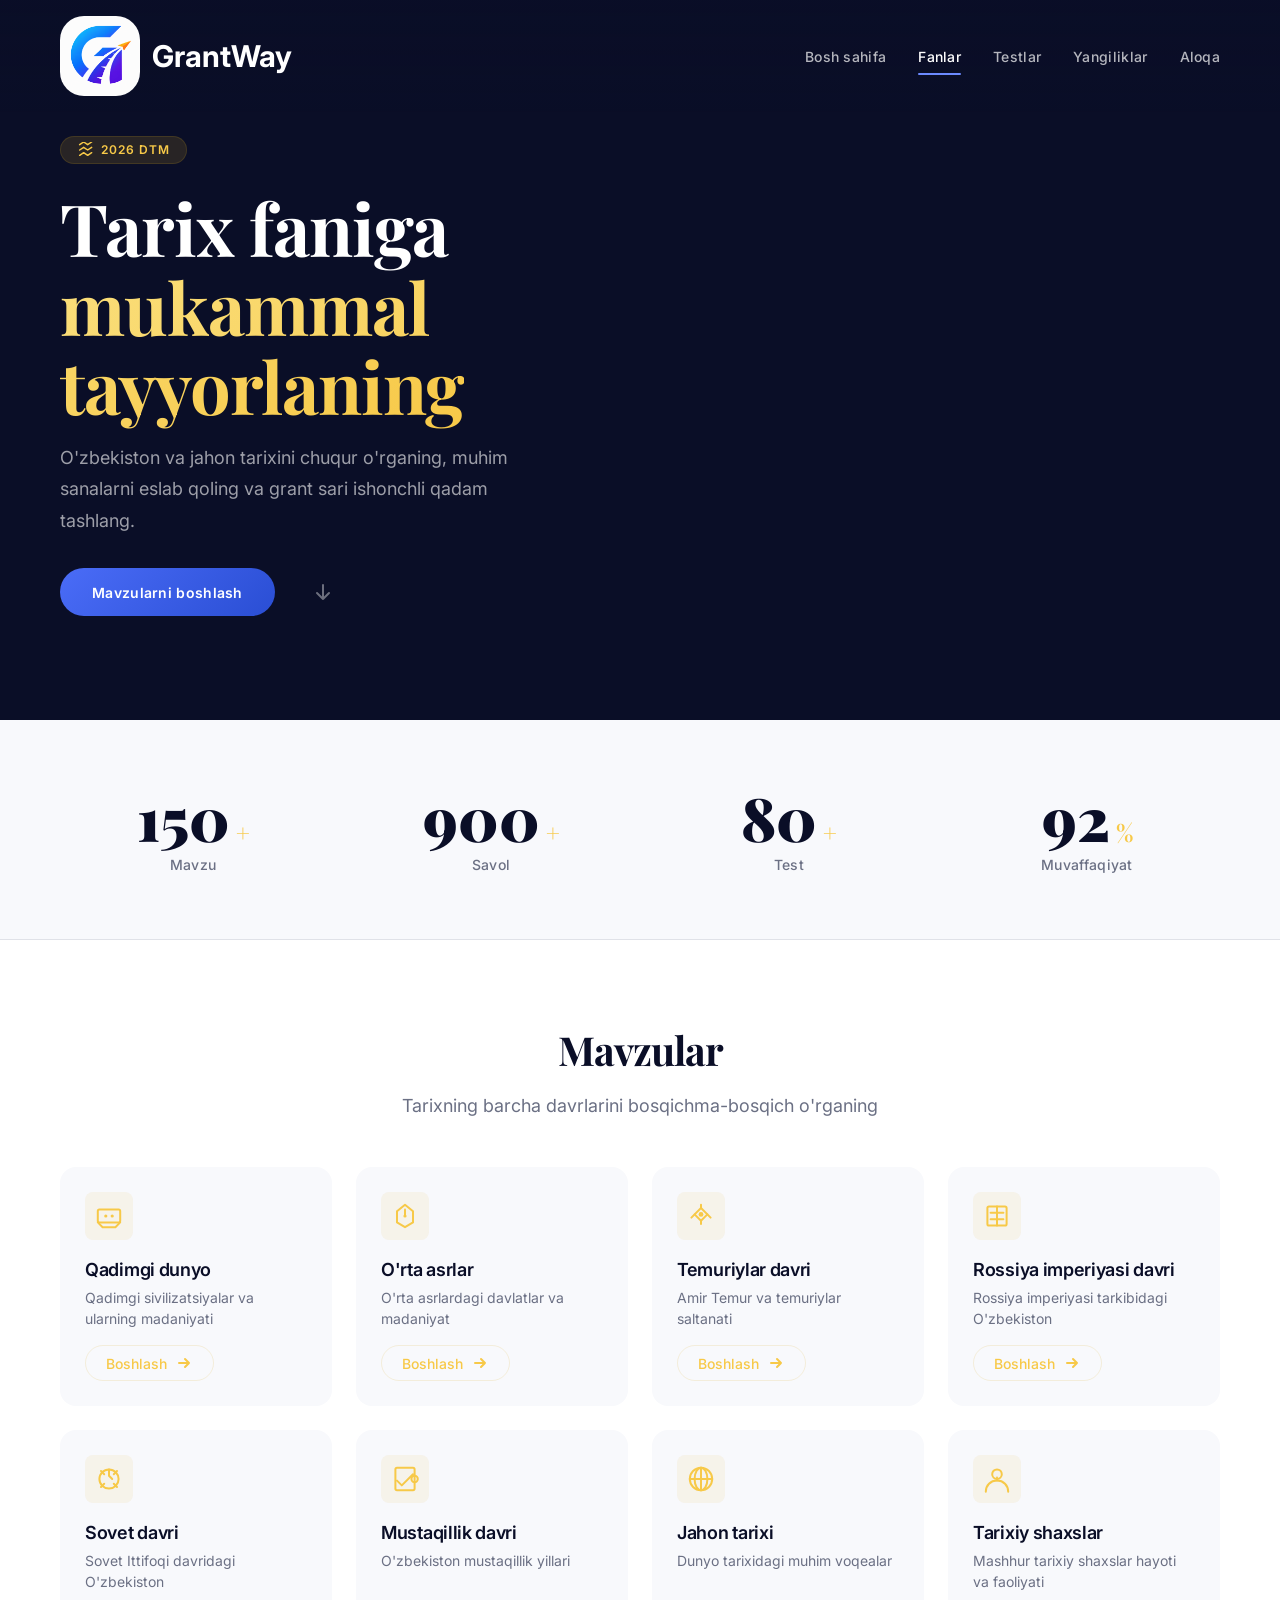
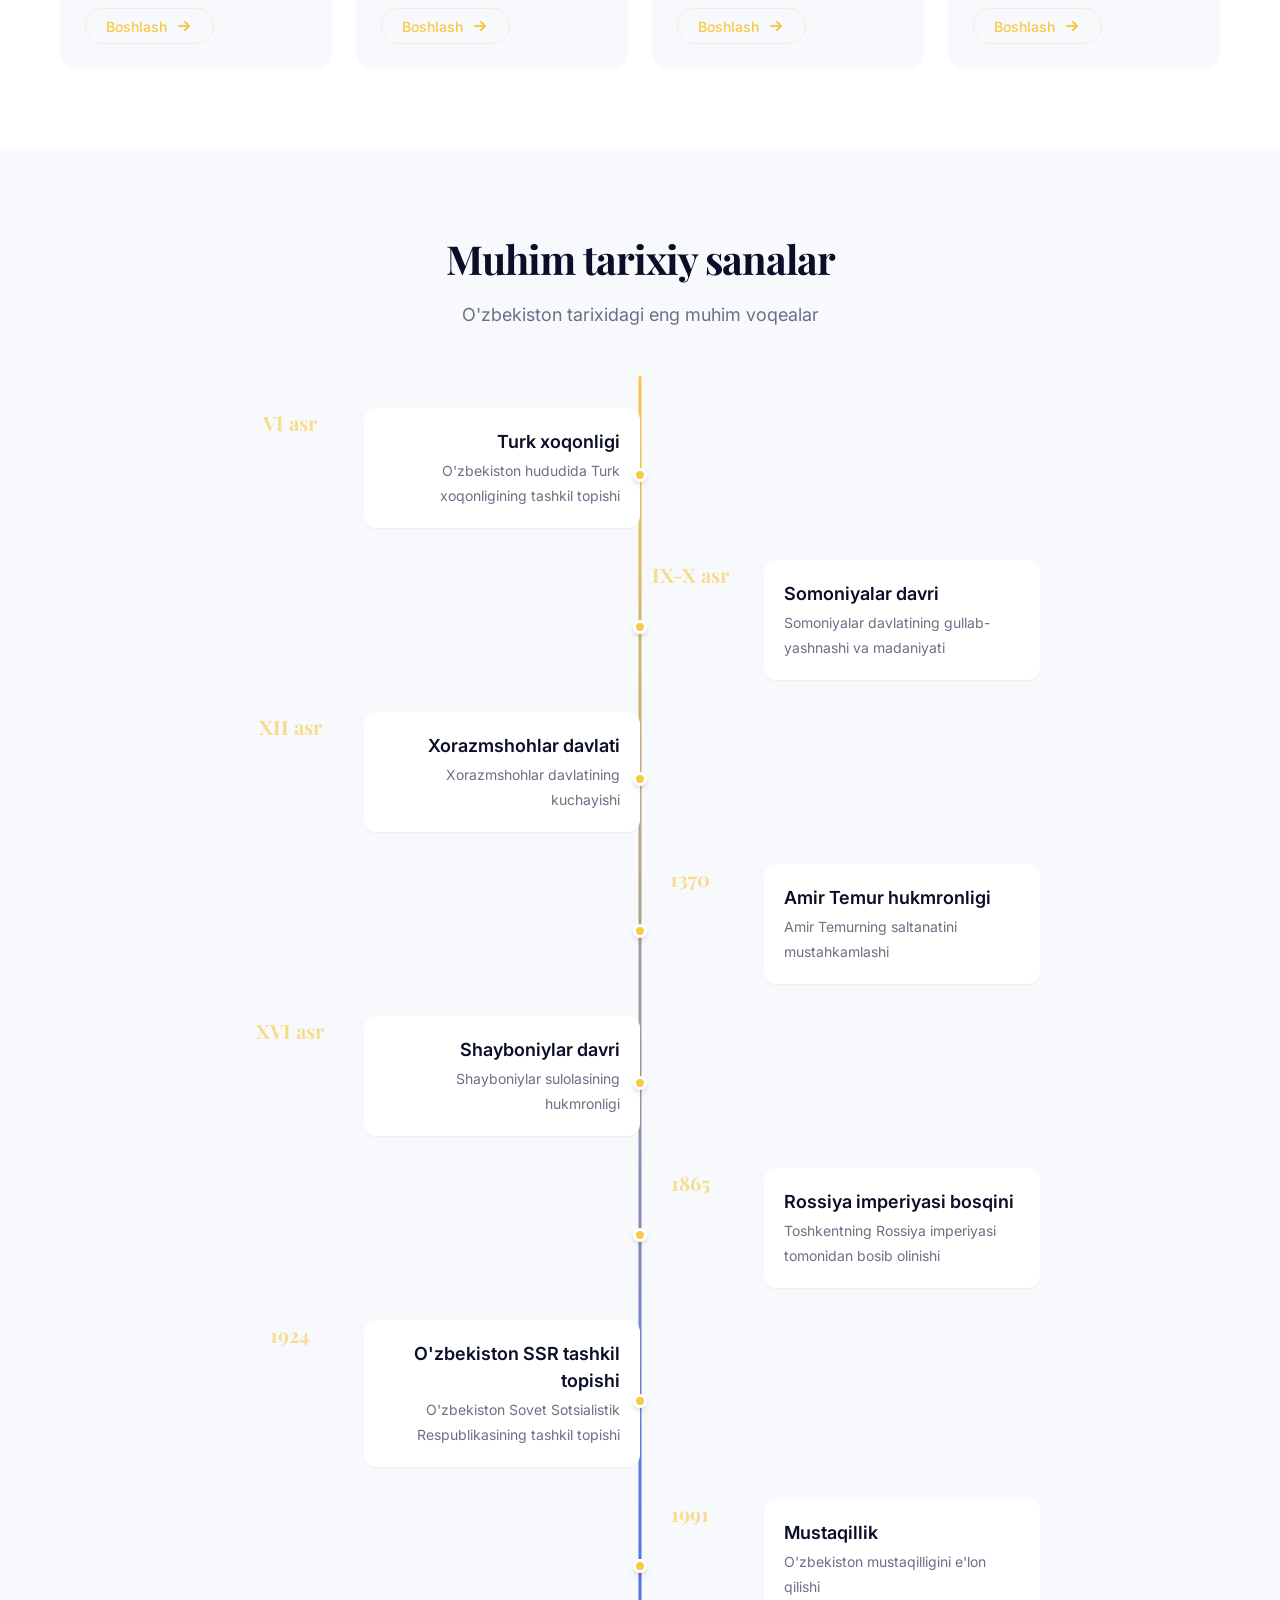
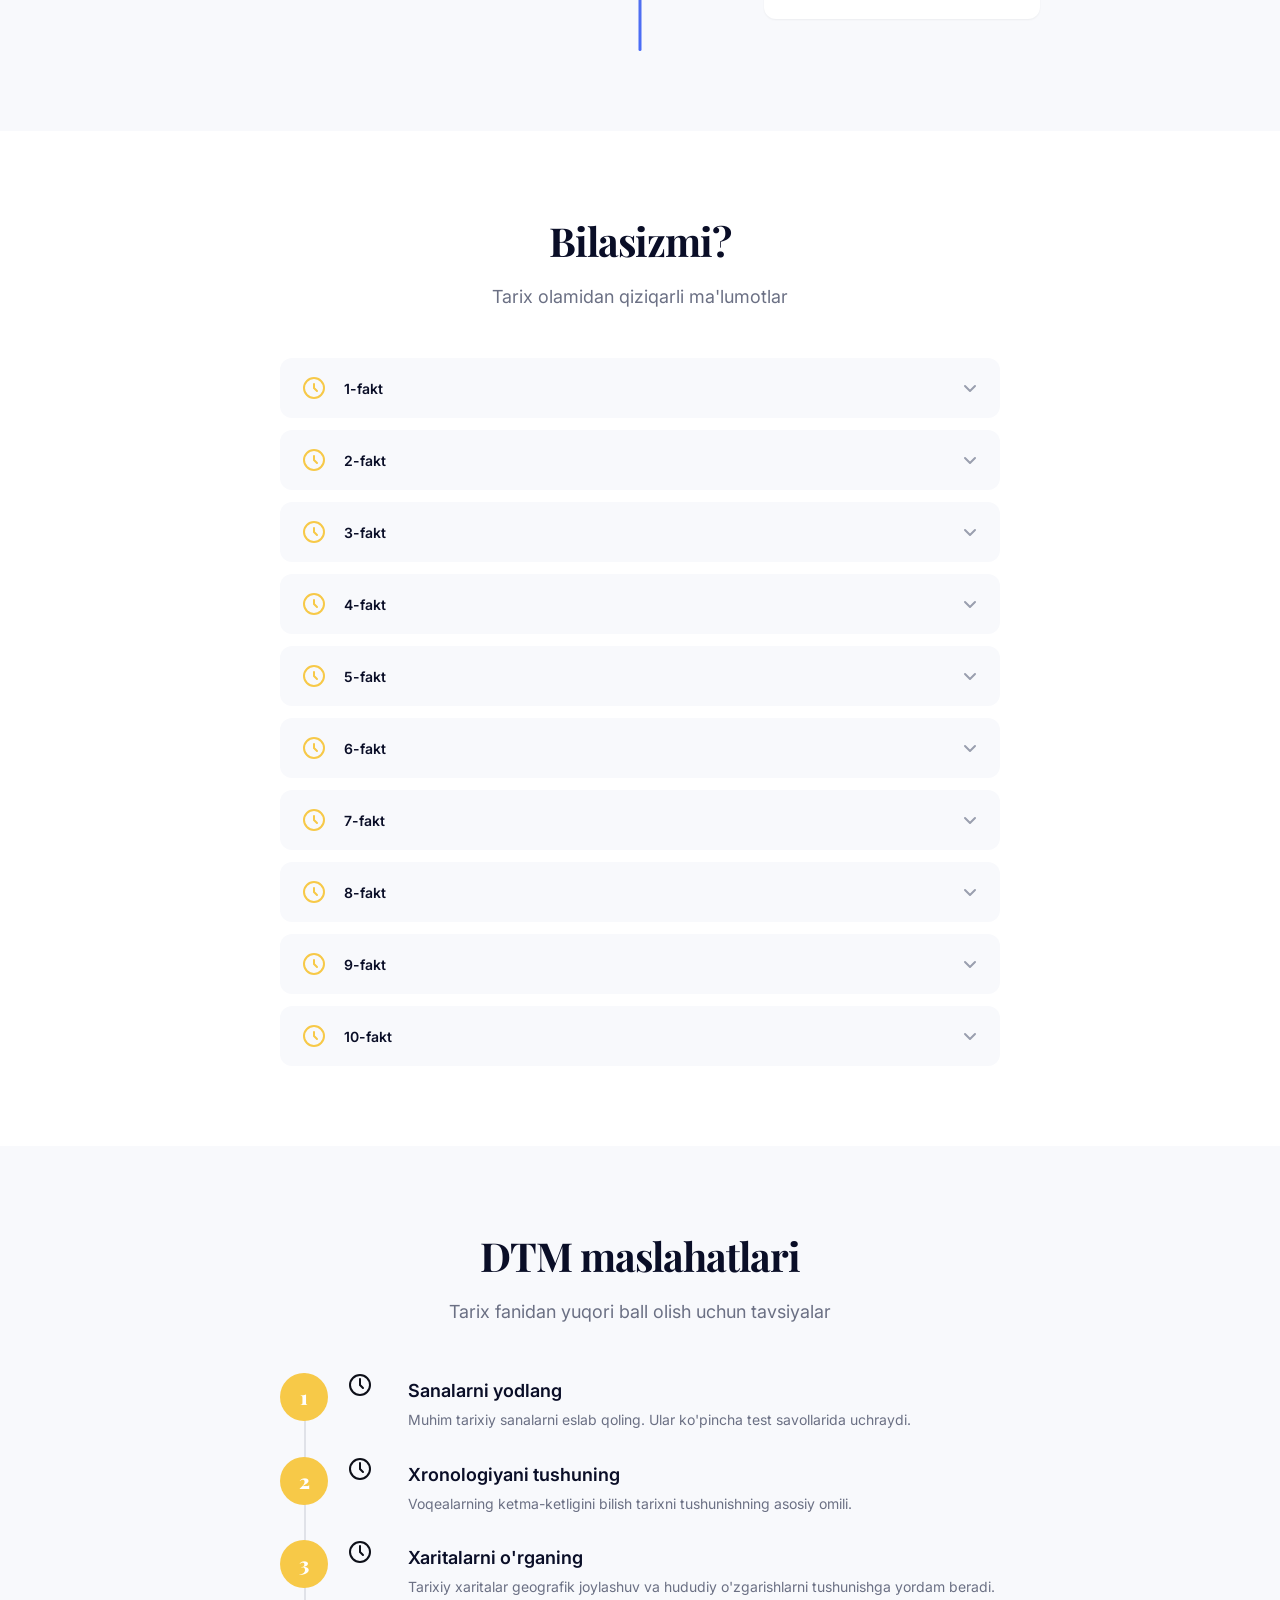
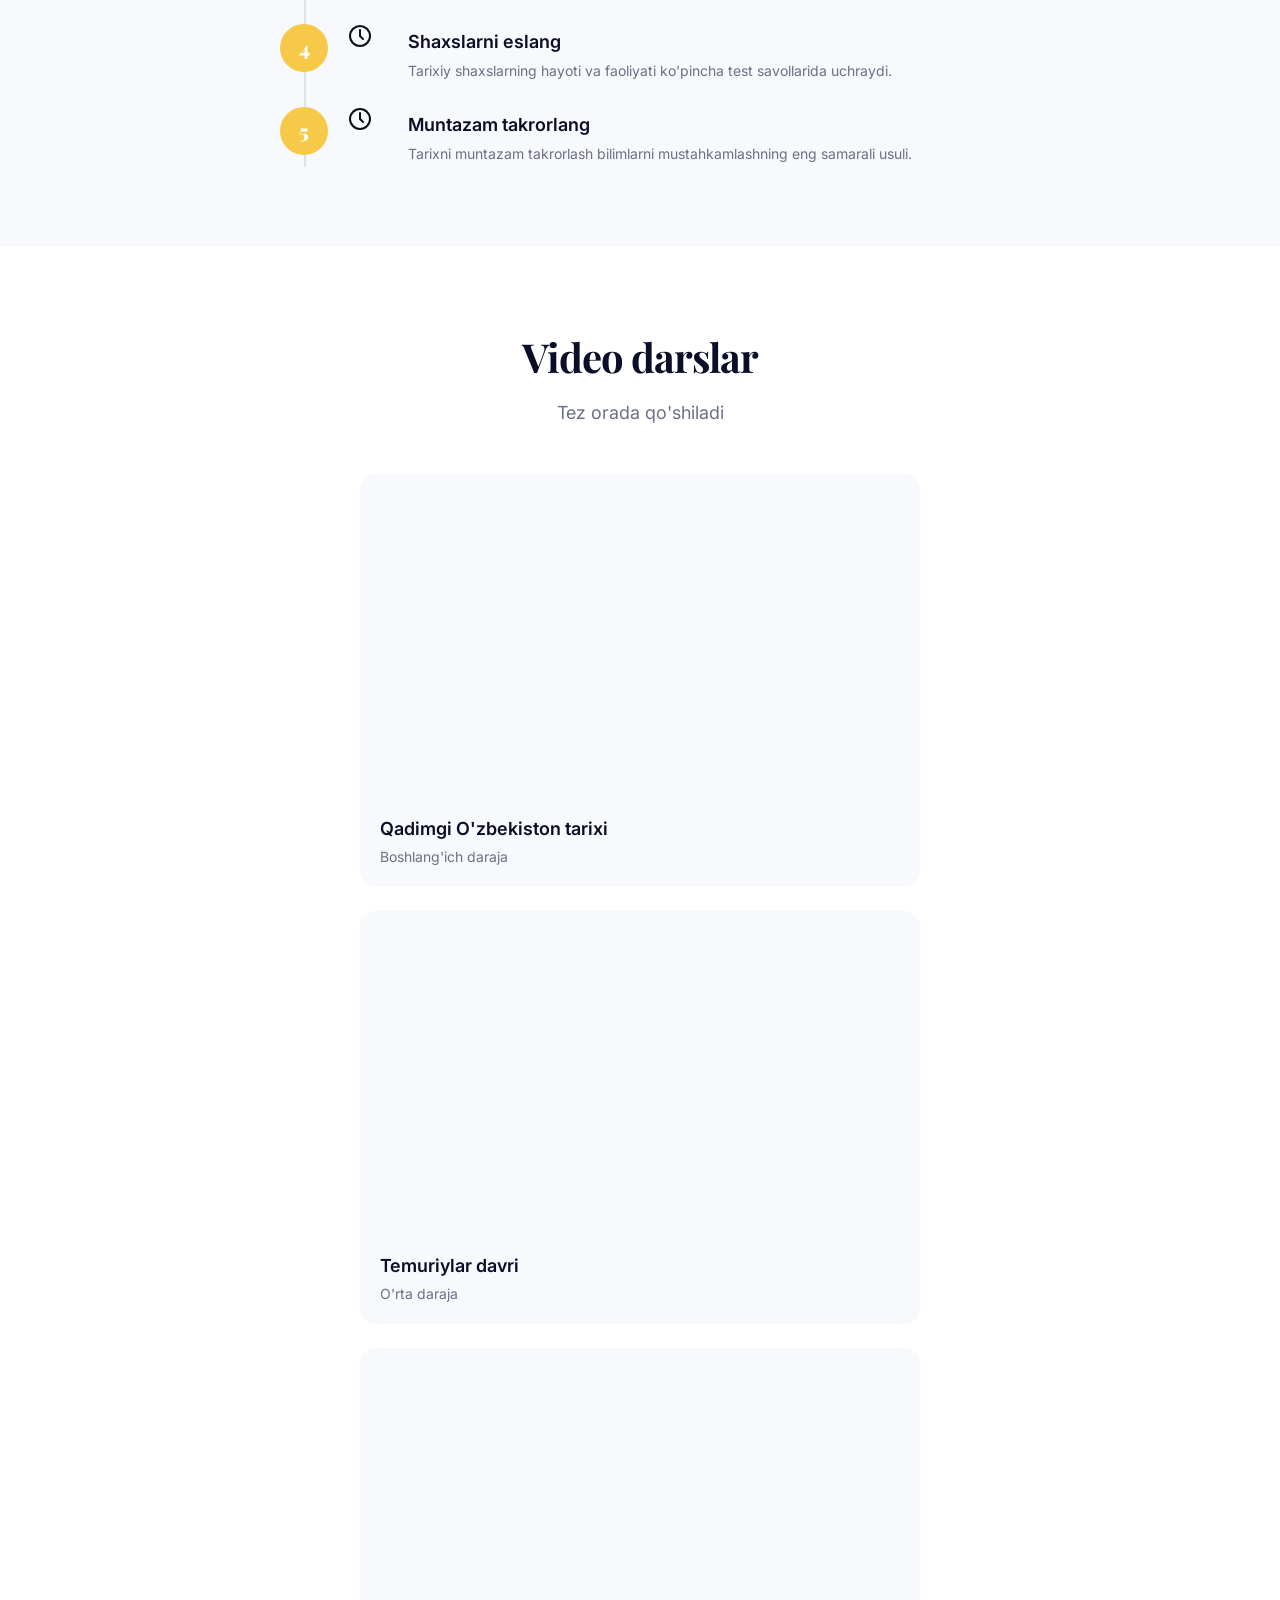
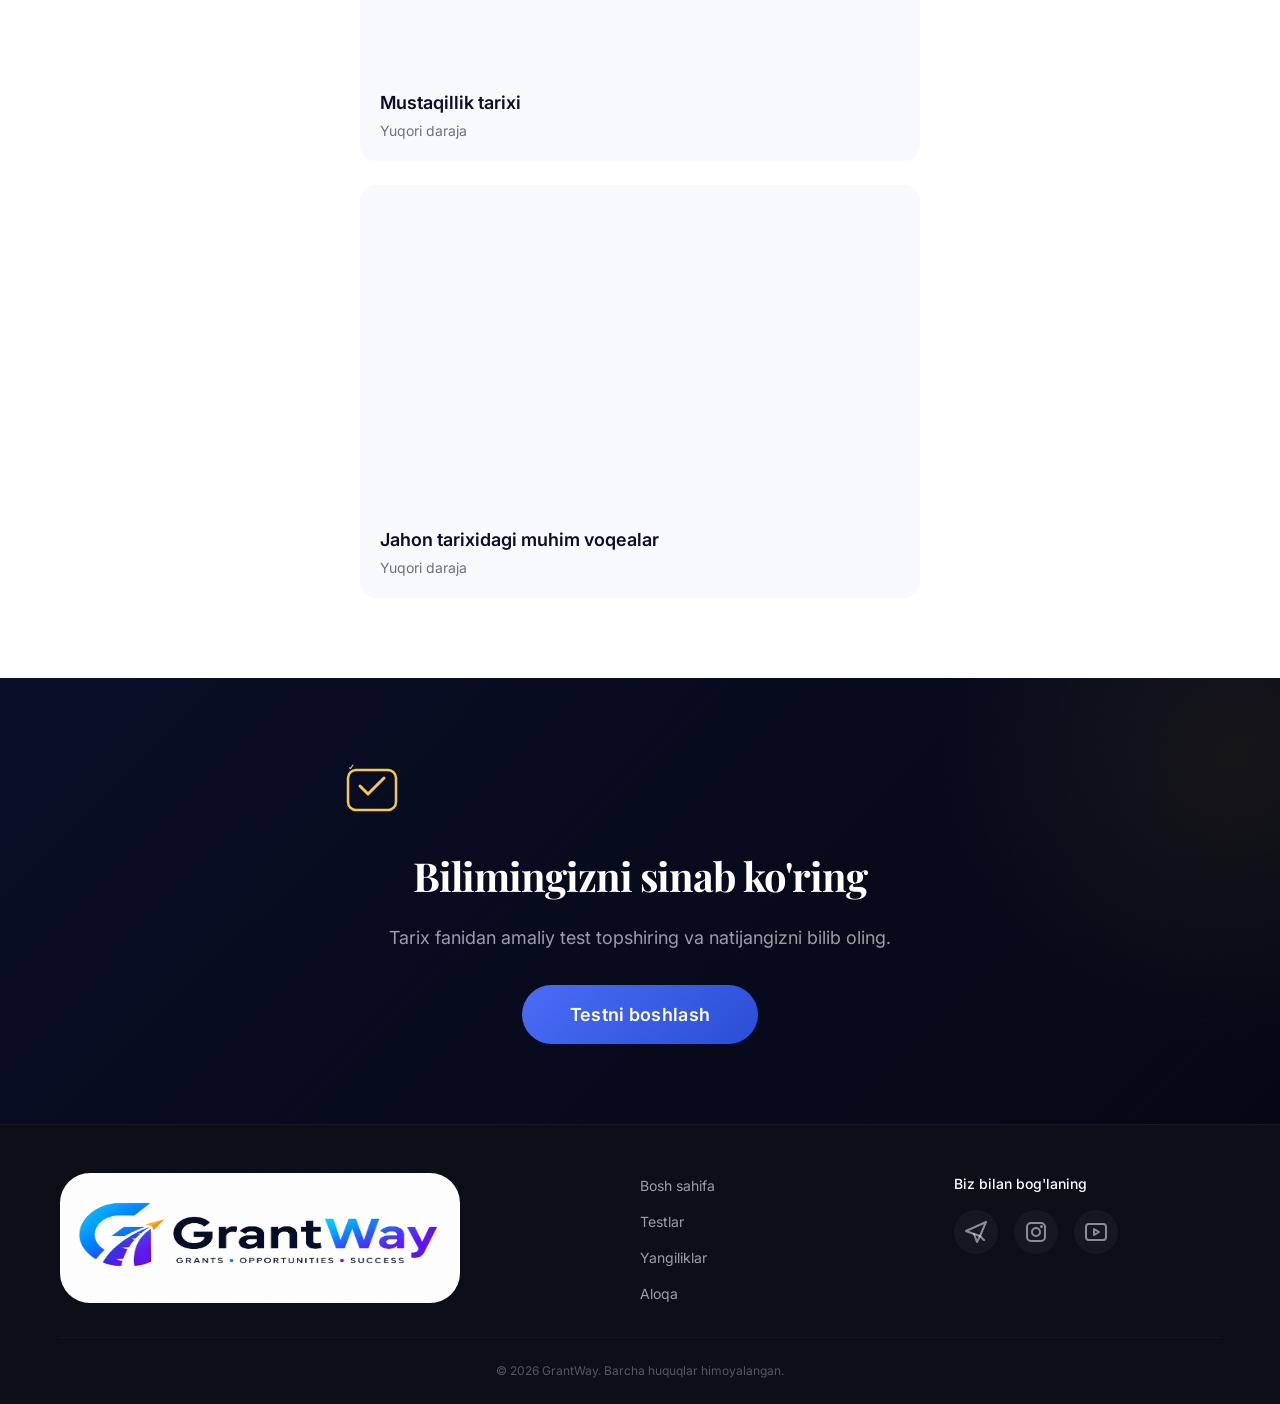
<file: pages/tarix.html>
<!DOCTYPE html>
<html lang="uz">
<head>
    <!-- Meta ma'lumotlar -->
    <meta charset="UTF-8" />
    <meta name="viewport" content="width=device-width, initial-scale=1.0" />
    <meta name="description" content="GrantWay - Tarix faniga mukammal tayyorlaning. O'zbekiston va jahon tarixi, muhim sanalar, shaxslar va DTM maslahatlari." />
    <meta name="theme-color" content="#0a0e27" />
    
    <!-- Favicon -->
    <link rel="icon" type="image/svg+xml" href="../assets/icons/favicon.svg" />
    <link rel="apple-touch-icon" href="../assets/icons/apple-touch-icon.png" />
    
    <!-- Fontlar -->
    <link rel="preconnect" href="https://fonts.googleapis.com" />
    <link rel="preconnect" href="https://fonts.gstatic.com" crossorigin />
    <link href="https://fonts.googleapis.com/css2?family=Inter:ital,wght@0,300;0,400;0,500;0,600;0,700;0,800;0,900;1,400&family=Playfair+Display:ital,wght@0,700;0,800;0,900;1,700&family=JetBrains+Mono:wght@400;600;700&display=swap" rel="stylesheet" />
    
    <!-- CSS -->
    <link rel="stylesheet" href="../style.css" />
    <link rel="stylesheet" href="../pages/pages.css" />
    
    <title>GrantWay - Tarix | Grant sari ishonchli yo'l</title>
</head>
<body>
    <!-- ============================================ -->
    <!-- HEADER: Bosh sahifadagi header bilan bir xil -->
    <!-- ============================================ -->
    <header class="header" role="banner" aria-label="Sayt sarlavhasi">
        <div class="header__background" aria-hidden="true"></div>
        <div class="header__overlay" aria-hidden="true"></div>
        
        <div class="container header__container">
            <!-- Logo -->
            <a href="../index.html" class="header__logo" aria-label="GrantWay bosh sahifa">
                <img class="header__logo" src="./logo-rasm/grant-header-logo.png" alt="">
                <span class="header__logo-text">GrantWay</span>
            </a>
            
            <!-- Navigation -->
            <nav class="header__nav" role="navigation" aria-label="Asosiy menyu">
                <ul class="header__nav-list">
                    <li class="header__nav-item">
                        <a href="../index.html" class="header__nav-link">Bosh sahifa</a>
                    </li>
                    <li class="header__nav-item">
                        <a href="../index.html#fanlar" class="header__nav-link header__nav-link--active">Fanlar</a>
                    </li>
                    <li class="header__nav-item">
                        <a href="../testlar.html" class="header__nav-link">Testlar</a>
                    </li>
                    <li class="header__nav-item">
                        <a href="../yangiliklar.html" class="header__nav-link">Yangiliklar</a>
                    </li>
                    <li class="header__nav-item">
                        <a href="../aloqa.html" class="header__nav-link">Aloqa</a>
                    </li>
                </ul>
            </nav>
            
            <!-- Burger Menu -->
            <button class="header__burger" aria-label="Menyuni ochish/yopish" aria-expanded="false" aria-controls="mobile-menu">
                <span class="header__burger-line"></span>
                <span class="header__burger-line"></span>
                <span class="header__burger-line"></span>
            </button>
        </div>
        
        <!-- Mobile Menu -->
        <div class="header__mobile" id="mobile-menu" role="navigation" aria-label="Mobil menyu" hidden>
            <ul class="header__mobile-list">
                <li class="header__mobile-item">
                    <a href="../index.html" class="header__mobile-link">Bosh sahifa</a>
                </li>
                <li class="header__mobile-item">
                    <a href="../index.html#fanlar" class="header__mobile-link header__mobile-link--active">Fanlar</a>
                </li>
                <li class="header__mobile-item">
                    <a href="../testlar.html" class="header__mobile-link">Testlar</a>
                </li>
                <li class="header__mobile-item">
                    <a href="../yangiliklar.html" class="header__mobile-link">Yangiliklar</a>
                </li>
                <li class="header__mobile-item">
                    <a href="../aloqa.html" class="header__mobile-link">Aloqa</a>
                </li>
            </ul>
        </div>
    </header>

    <!-- ============================================ -->
    <!-- MAIN: Tarix sahifasi kontenti -->
    <!-- ============================================ -->
    <main class="main" role="main">
        <!-- ============================================ -->
        <!-- HERO: Tarix faniga mukammal tayyorlaning -->
        <!-- ============================================ -->
        <section class="history-hero" aria-label="Tarix banneri">
            <div class="history-hero__background" aria-hidden="true">
                <!-- Tarixiy elementlar fonida -->
                <span class="history-hero__symbol history-hero__symbol--1">🏛</span>
                <span class="history-hero__symbol history-hero__symbol--2">⚔</span>
                <span class="history-hero__symbol history-hero__symbol--3">👑</span>
                <span class="history-hero__symbol history-hero__symbol--4">📜</span>
                <span class="history-hero__symbol history-hero__symbol--5">🗺</span>
                <span class="history-hero__symbol history-hero__symbol--6">⏳</span>
                <span class="history-hero__symbol history-hero__symbol--7">🏺</span>
                <span class="history-hero__symbol history-hero__symbol--8">⚱</span>
                <span class="history-hero__symbol history-hero__symbol--9">🕊</span>
                <span class="history-hero__symbol history-hero__symbol--10">🌟</span>
            </div>
            
            <div class="container history-hero__container">
                <div class="history-hero__content">
                    <div class="history-hero__badge">
                        <svg width="16" height="16" viewBox="0 0 16 16" fill="none" xmlns="http://www.w3.org/2000/svg" aria-hidden="true">
                            <path d="M2.667 13.333L6.667 10.667L10.667 13.333L14.667 10.667" stroke="currentColor" stroke-width="1.5" stroke-linecap="round" stroke-linejoin="round" />
                            <path d="M2.667 8L6.667 5.333L10.667 8L14.667 5.333" stroke="currentColor" stroke-width="1.5" stroke-linecap="round" stroke-linejoin="round" />
                            <path d="M2.667 2.667L6.667 0L10.667 2.667L14.667 0" stroke="currentColor" stroke-width="1.5" stroke-linecap="round" stroke-linejoin="round" />
                        </svg>
                        <span>2026 DTM</span>
                    </div>
                    
                    <h1 class="history-hero__title">
                        Tarix faniga <br />
                        <span class="history-hero__title-highlight">mukammal tayyorlaning</span>
                    </h1>
                    
                    <p class="history-hero__description">
                        O'zbekiston va jahon tarixini chuqur o'rganing, muhim sanalarni eslab qoling va grant sari ishonchli qadam tashlang.
                    </p>
                    
                    <div class="history-hero__actions">
                        <a href="#topics" class="history-hero__cta cta-button">
                            <span class="cta-button__text">Mavzularni boshlash</span>
                            <span class="cta-button__ripple" aria-hidden="true"></span>
                        </a>
                        <a href="#statistics" class="history-hero__scroll" aria-label="Pastga scroll">
                            <svg width="24" height="24" viewBox="0 0 24 24" fill="none" xmlns="http://www.w3.org/2000/svg" aria-hidden="true">
                                <path d="M12 5V19M12 19L6 13M12 19L18 13" stroke="currentColor" stroke-width="2" stroke-linecap="round" stroke-linejoin="round" />
                            </svg>
                        </a>
                    </div>
                </div>
            </div>
        </section>

        <!-- ============================================ -->
        <!-- STATISTIKA: Animated Counter -->
        <!-- ============================================ -->
        <section class="history-statistics" id="statistics" aria-label="Tarix statistikasi">
            <div class="container">
                <div class="history-statistics__grid">
                    <div class="history-statistic-item">
                        <span class="history-statistic-item__number" data-count="150" data-duration="2000">0</span>
                        <span class="history-statistic-item__suffix">+</span>
                        <span class="history-statistic-item__label">Mavzu</span>
                    </div>
                    <div class="history-statistic-item">
                        <span class="history-statistic-item__number" data-count="900" data-duration="2000">0</span>
                        <span class="history-statistic-item__suffix">+</span>
                        <span class="history-statistic-item__label">Savol</span>
                    </div>
                    <div class="history-statistic-item">
                        <span class="history-statistic-item__number" data-count="80" data-duration="2000">0</span>
                        <span class="history-statistic-item__suffix">+</span>
                        <span class="history-statistic-item__label">Test</span>
                    </div>
                    <div class="history-statistic-item">
                        <span class="history-statistic-item__number" data-count="92" data-duration="2000">0</span>
                        <span class="history-statistic-item__suffix">%</span>
                        <span class="history-statistic-item__label">Muvaffaqiyat</span>
                    </div>
                </div>
            </div>
        </section>

        <!-- ============================================ -->
        <!-- MAVZULAR: Tarix mavzulari -->
        <!-- ============================================ -->
        <section class="history-topics" id="topics" aria-label="Tarix mavzulari">
            <div class="container">
                <div class="history-topics__header">
                    <h2 class="history-topics__title">Mavzular</h2>
                    <p class="history-topics__subtitle">Tarixning barcha davrlarini bosqichma-bosqich o'rganing</p>
                </div>
                
                <div class="history-topics__grid">
                    <!-- Qadimgi dunyo -->
                    <article class="history-topic-card" data-topic="ancient">
                        <div class="history-topic-card__icon-wrapper">
                            <svg class="history-topic-card__icon" width="40" height="40" viewBox="0 0 40 40" fill="none" xmlns="http://www.w3.org/2000/svg" aria-hidden="true">
                                <rect x="6" y="12" width="28" height="16" rx="2" stroke="currentColor" stroke-width="2.5" />
                                <path d="M6 28L12 34H28L34 28" stroke="currentColor" stroke-width="2.5" stroke-linecap="round" stroke-linejoin="round" />
                                <circle cx="16" cy="20" r="2" fill="currentColor" />
                                <circle cx="24" cy="20" r="2" fill="currentColor" />
                            </svg>
                        </div>
                        <h3 class="history-topic-card__title">Qadimgi dunyo</h3>
                        <p class="history-topic-card__description">Qadimgi sivilizatsiyalar va ularning madaniyati</p>
                        <button class="history-topic-card__button" aria-label="Qadimgi dunyo mavzusini boshlash">
                            <span>Boshlash</span>
                            <svg width="18" height="18" viewBox="0 0 18 18" fill="none" xmlns="http://www.w3.org/2000/svg" aria-hidden="true">
                                <path d="M4 9H14M14 9L10 5M14 9L10 13" stroke="currentColor" stroke-width="2" stroke-linecap="round" stroke-linejoin="round" />
                            </svg>
                        </button>
                    </article>

                    <!-- O'rta asrlar -->
                    <article class="history-topic-card" data-topic="medieval">
                        <div class="history-topic-card__icon-wrapper">
                            <svg class="history-topic-card__icon" width="40" height="40" viewBox="0 0 40 40" fill="none" xmlns="http://www.w3.org/2000/svg" aria-hidden="true">
                                <path d="M20 6L10 14V28L20 34L30 28V14L20 6Z" stroke="currentColor" stroke-width="2.5" stroke-linejoin="round" />
                                <path d="M20 12V20" stroke="currentColor" stroke-width="2.5" stroke-linecap="round" />
                                <circle cx="20" cy="20" r="2" fill="currentColor" />
                            </svg>
                        </div>
                        <h3 class="history-topic-card__title">O'rta asrlar</h3>
                        <p class="history-topic-card__description">O'rta asrlardagi davlatlar va madaniyat</p>
                        <button class="history-topic-card__button" aria-label="O'rta asrlar mavzusini boshlash">
                            <span>Boshlash</span>
                            <svg width="18" height="18" viewBox="0 0 18 18" fill="none" xmlns="http://www.w3.org/2000/svg" aria-hidden="true">
                                <path d="M4 9H14M14 9L10 5M14 9L10 13" stroke="currentColor" stroke-width="2" stroke-linecap="round" stroke-linejoin="round" />
                            </svg>
                        </button>
                    </article>

                    <!-- Temuriylar davri -->
                    <article class="history-topic-card" data-topic="timurid">
                        <div class="history-topic-card__icon-wrapper">
                            <svg class="history-topic-card__icon" width="40" height="40" viewBox="0 0 40 40" fill="none" xmlns="http://www.w3.org/2000/svg" aria-hidden="true">
                                <path d="M12 18L20 10L28 18L20 26L12 18Z" stroke="currentColor" stroke-width="2.5" stroke-linejoin="round" />
                                <path d="M20 10V6M20 26V30" stroke="currentColor" stroke-width="2.5" stroke-linecap="round" />
                                <path d="M12 18L8 22M28 18L32 22" stroke="currentColor" stroke-width="2.5" stroke-linecap="round" />
                                <circle cx="20" cy="18" r="3" fill="currentColor" />
                            </svg>
                        </div>
                        <h3 class="history-topic-card__title">Temuriylar davri</h3>
                        <p class="history-topic-card__description">Amir Temur va temuriylar saltanati</p>
                        <button class="history-topic-card__button" aria-label="Temuriylar davri mavzusini boshlash">
                            <span>Boshlash</span>
                            <svg width="18" height="18" viewBox="0 0 18 18" fill="none" xmlns="http://www.w3.org/2000/svg" aria-hidden="true">
                                <path d="M4 9H14M14 9L10 5M14 9L10 13" stroke="currentColor" stroke-width="2" stroke-linecap="round" stroke-linejoin="round" />
                            </svg>
                        </button>
                    </article>

                    <!-- Rossiya imperiyasi davri -->
                    <article class="history-topic-card" data-topic="russian">
                        <div class="history-topic-card__icon-wrapper">
                            <svg class="history-topic-card__icon" width="40" height="40" viewBox="0 0 40 40" fill="none" xmlns="http://www.w3.org/2000/svg" aria-hidden="true">
                                <rect x="8" y="8" width="24" height="24" rx="2" stroke="currentColor" stroke-width="2.5" />
                                <path d="M20 8V32M12 16H28M12 24H28" stroke="currentColor" stroke-width="2.5" stroke-linecap="round" />
                            </svg>
                        </div>
                        <h3 class="history-topic-card__title">Rossiya imperiyasi davri</h3>
                        <p class="history-topic-card__description">Rossiya imperiyasi tarkibidagi O'zbekiston</p>
                        <button class="history-topic-card__button" aria-label="Rossiya imperiyasi davri mavzusini boshlash">
                            <span>Boshlash</span>
                            <svg width="18" height="18" viewBox="0 0 18 18" fill="none" xmlns="http://www.w3.org/2000/svg" aria-hidden="true">
                                <path d="M4 9H14M14 9L10 5M14 9L10 13" stroke="currentColor" stroke-width="2" stroke-linecap="round" stroke-linejoin="round" />
                            </svg>
                        </button>
                    </article>

                    <!-- Sovet davri -->
                    <article class="history-topic-card" data-topic="soviet">
                        <div class="history-topic-card__icon-wrapper">
                            <svg class="history-topic-card__icon" width="40" height="40" viewBox="0 0 40 40" fill="none" xmlns="http://www.w3.org/2000/svg" aria-hidden="true">
                                <circle cx="20" cy="20" r="12" stroke="currentColor" stroke-width="2.5" />
                                <path d="M20 8V16L24 20" stroke="currentColor" stroke-width="2.5" stroke-linecap="round" stroke-linejoin="round" />
                                <path d="M14 14L10 10M26 14L30 10M14 26L10 30M26 26L30 30" stroke="currentColor" stroke-width="2.5" stroke-linecap="round" />
                            </svg>
                        </div>
                        <h3 class="history-topic-card__title">Sovet davri</h3>
                        <p class="history-topic-card__description">Sovet Ittifoqi davridagi O'zbekiston</p>
                        <button class="history-topic-card__button" aria-label="Sovet davri mavzusini boshlash">
                            <span>Boshlash</span>
                            <svg width="18" height="18" viewBox="0 0 18 18" fill="none" xmlns="http://www.w3.org/2000/svg" aria-hidden="true">
                                <path d="M4 9H14M14 9L10 5M14 9L10 13" stroke="currentColor" stroke-width="2" stroke-linecap="round" stroke-linejoin="round" />
                            </svg>
                        </button>
                    </article>

                    <!-- Mustaqillik davri -->
                    <article class="history-topic-card" data-topic="independence">
                        <div class="history-topic-card__icon-wrapper">
                            <svg class="history-topic-card__icon" width="40" height="40" viewBox="0 0 40 40" fill="none" xmlns="http://www.w3.org/2000/svg" aria-hidden="true">
                                <path d="M10 22L16 28L30 14" stroke="currentColor" stroke-width="2.5" stroke-linecap="round" stroke-linejoin="round" />
                                <rect x="8" y="6" width="24" height="28" rx="2" stroke="currentColor" stroke-width="2.5" />
                                <circle cx="32" cy="20" r="4" stroke="currentColor" stroke-width="2.5" />
                            </svg>
                        </div>
                        <h3 class="history-topic-card__title">Mustaqillik davri</h3>
                        <p class="history-topic-card__description">O'zbekiston mustaqillik yillari</p>
                        <button class="history-topic-card__button" aria-label="Mustaqillik davri mavzusini boshlash">
                            <span>Boshlash</span>
                            <svg width="18" height="18" viewBox="0 0 18 18" fill="none" xmlns="http://www.w3.org/2000/svg" aria-hidden="true">
                                <path d="M4 9H14M14 9L10 5M14 9L10 13" stroke="currentColor" stroke-width="2" stroke-linecap="round" stroke-linejoin="round" />
                            </svg>
                        </button>
                    </article>

                    <!-- Jahon tarixi -->
                    <article class="history-topic-card" data-topic="world">
                        <div class="history-topic-card__icon-wrapper">
                            <svg class="history-topic-card__icon" width="40" height="40" viewBox="0 0 40 40" fill="none" xmlns="http://www.w3.org/2000/svg" aria-hidden="true">
                                <circle cx="20" cy="20" r="14" stroke="currentColor" stroke-width="2.5" />
                                <path d="M20 6V34M6 20H34" stroke="currentColor" stroke-width="2.5" stroke-linecap="round" />
                                <ellipse cx="20" cy="20" rx="8" ry="14" stroke="currentColor" stroke-width="2.5" />
                            </svg>
                        </div>
                        <h3 class="history-topic-card__title">Jahon tarixi</h3>
                        <p class="history-topic-card__description">Dunyo tarixidagi muhim voqealar</p>
                        <button class="history-topic-card__button" aria-label="Jahon tarixi mavzusini boshlash">
                            <span>Boshlash</span>
                            <svg width="18" height="18" viewBox="0 0 18 18" fill="none" xmlns="http://www.w3.org/2000/svg" aria-hidden="true">
                                <path d="M4 9H14M14 9L10 5M14 9L10 13" stroke="currentColor" stroke-width="2" stroke-linecap="round" stroke-linejoin="round" />
                            </svg>
                        </button>
                    </article>

                    <!-- Tarixiy shaxslar -->
                    <article class="history-topic-card" data-topic="personalities">
                        <div class="history-topic-card__icon-wrapper">
                            <svg class="history-topic-card__icon" width="40" height="40" viewBox="0 0 40 40" fill="none" xmlns="http://www.w3.org/2000/svg" aria-hidden="true">
                                <circle cx="20" cy="14" r="6" stroke="currentColor" stroke-width="2.5" />
                                <path d="M6 36C6 28 12 22 20 22C28 22 34 28 34 36" stroke="currentColor" stroke-width="2.5" stroke-linecap="round" />
                                <path d="M20 22L20 18" stroke="currentColor" stroke-width="2.5" stroke-linecap="round" />
                            </svg>
                        </div>
                        <h3 class="history-topic-card__title">Tarixiy shaxslar</h3>
                        <p class="history-topic-card__description">Mashhur tarixiy shaxslar hayoti va faoliyati</p>
                        <button class="history-topic-card__button" aria-label="Tarixiy shaxslar mavzusini boshlash">
                            <span>Boshlash</span>
                            <svg width="18" height="18" viewBox="0 0 18 18" fill="none" xmlns="http://www.w3.org/2000/svg" aria-hidden="true">
                                <path d="M4 9H14M14 9L10 5M14 9L10 13" stroke="currentColor" stroke-width="2" stroke-linecap="round" stroke-linejoin="round" />
                            </svg>
                        </button>
                    </article>
                </div>
            </div>
        </section>

        <!-- ============================================ -->
        <!-- MUHIM SANALAR: Timeline -->
        <!-- ============================================ -->
        <section class="history-dates" id="dates" aria-label="Muhim tarixiy sanalar">
            <div class="container">
                <div class="history-dates__header">
                    <h2 class="history-dates__title">Muhim tarixiy sanalar</h2>
                    <p class="history-dates__subtitle">O'zbekiston tarixidagi eng muhim voqealar</p>
                </div>
                
                <div class="history-dates__timeline">
                    <!-- Sana 1 -->
                    <div class="date-item">
                        <div class="date-item__year" aria-hidden="true">VI asr</div>
                        <div class="date-item__dot" aria-hidden="true"></div>
                        <div class="date-item__content">
                            <h3 class="date-item__title">Turk xoqonligi</h3>
                            <p class="date-item__description">O'zbekiston hududida Turk xoqonligining tashkil topishi</p>
                        </div>
                    </div>

                    <!-- Sana 2 -->
                    <div class="date-item">
                        <div class="date-item__year" aria-hidden="true">IX-X asr</div>
                        <div class="date-item__dot" aria-hidden="true"></div>
                        <div class="date-item__content">
                            <h3 class="date-item__title">Somoniyalar davri</h3>
                            <p class="date-item__description">Somoniyalar davlatining gullab-yashnashi va madaniyati</p>
                        </div>
                    </div>

                    <!-- Sana 3 -->
                    <div class="date-item">
                        <div class="date-item__year" aria-hidden="true">XII asr</div>
                        <div class="date-item__dot" aria-hidden="true"></div>
                        <div class="date-item__content">
                            <h3 class="date-item__title">Xorazmshohlar davlati</h3>
                            <p class="date-item__description">Xorazmshohlar davlatining kuchayishi</p>
                        </div>
                    </div>

                    <!-- Sana 4 -->
                    <div class="date-item">
                        <div class="date-item__year" aria-hidden="true">1370</div>
                        <div class="date-item__dot" aria-hidden="true"></div>
                        <div class="date-item__content">
                            <h3 class="date-item__title">Amir Temur hukmronligi</h3>
                            <p class="date-item__description">Amir Temurning saltanatini mustahkamlashi</p>
                        </div>
                    </div>

                    <!-- Sana 5 -->
                    <div class="date-item">
                        <div class="date-item__year" aria-hidden="true">XVI asr</div>
                        <div class="date-item__dot" aria-hidden="true"></div>
                        <div class="date-item__content">
                            <h3 class="date-item__title">Shayboniylar davri</h3>
                            <p class="date-item__description">Shayboniylar sulolasining hukmronligi</p>
                        </div>
                    </div>

                    <!-- Sana 6 -->
                    <div class="date-item">
                        <div class="date-item__year" aria-hidden="true">1865</div>
                        <div class="date-item__dot" aria-hidden="true"></div>
                        <div class="date-item__content">
                            <h3 class="date-item__title">Rossiya imperiyasi bosqini</h3>
                            <p class="date-item__description">Toshkentning Rossiya imperiyasi tomonidan bosib olinishi</p>
                        </div>
                    </div>

                    <!-- Sana 7 -->
                    <div class="date-item">
                        <div class="date-item__year" aria-hidden="true">1924</div>
                        <div class="date-item__dot" aria-hidden="true"></div>
                        <div class="date-item__content">
                            <h3 class="date-item__title">O'zbekiston SSR tashkil topishi</h3>
                            <p class="date-item__description">O'zbekiston Sovet Sotsialistik Respublikasining tashkil topishi</p>
                        </div>
                    </div>

                    <!-- Sana 8 -->
                    <div class="date-item">
                        <div class="date-item__year" aria-hidden="true">1991</div>
                        <div class="date-item__dot" aria-hidden="true"></div>
                        <div class="date-item__content">
                            <h3 class="date-item__title">Mustaqillik</h3>
                            <p class="date-item__description">O'zbekiston mustaqilligini e'lon qilishi</p>
                        </div>
                    </div>
                </div>
            </div>
        </section>

        <!-- ============================================ -->
        <!-- BILASIZMI: Tarix faktlari -->
        <!-- ============================================ -->
        <section class="history-facts" aria-label="Tarix haqida qiziqarli faktlar">
            <div class="container">
                <div class="history-facts__header">
                    <h2 class="history-facts__title">Bilasizmi?</h2>
                    <p class="history-facts__subtitle">Tarix olamidan qiziqarli ma'lumotlar</p>
                </div>
                
                <div class="history-facts__accordion">
                    <!-- Fakt 1 -->
                    <div class="history-fact-item" role="listitem">
                        <button class="history-fact-item__trigger" aria-expanded="false" aria-controls="history-fact-1">
                            <span class="history-fact-item__icon" aria-hidden="true">
                                <svg width="24" height="24" viewBox="0 0 24 24" fill="none" xmlns="http://www.w3.org/2000/svg">
                                    <circle cx="12" cy="12" r="10" stroke="currentColor" stroke-width="2" />
                                    <path d="M12 8V12L15 15" stroke="currentColor" stroke-width="2" stroke-linecap="round" />
                                </svg>
                            </span>
                            <span class="history-fact-item__title">1-fakt</span>
                            <span class="history-fact-item__arrow" aria-hidden="true">
                                <svg width="20" height="20" viewBox="0 0 20 20" fill="none" xmlns="http://www.w3.org/2000/svg">
                                    <path d="M5 8L10 13L15 8" stroke="currentColor" stroke-width="2" stroke-linecap="round" stroke-linejoin="round" />
                                </svg>
                            </span>
                        </button>
                        <div class="history-fact-item__content" id="history-fact-1" role="region">
                            <div class="history-fact-item__body">
                                <p>Samarqand dunyodagi eng qadimiy shaharlardan biri bo'lib, uning tarixi 2750 yildan ortiq vaqtni o'z ichiga oladi.</p>
                            </div>
                        </div>
                    </div>

                    <!-- Fakt 2 -->
                    <div class="history-fact-item" role="listitem">
                        <button class="history-fact-item__trigger" aria-expanded="false" aria-controls="history-fact-2">
                            <span class="history-fact-item__icon" aria-hidden="true">
                                <svg width="24" height="24" viewBox="0 0 24 24" fill="none" xmlns="http://www.w3.org/2000/svg">
                                    <circle cx="12" cy="12" r="10" stroke="currentColor" stroke-width="2" />
                                    <path d="M12 8V12L15 15" stroke="currentColor" stroke-width="2" stroke-linecap="round" />
                                </svg>
                            </span>
                            <span class="history-fact-item__title">2-fakt</span>
                            <span class="history-fact-item__arrow" aria-hidden="true">
                                <svg width="20" height="20" viewBox="0 0 20 20" fill="none" xmlns="http://www.w3.org/2000/svg">
                                    <path d="M5 8L10 13L15 8" stroke="currentColor" stroke-width="2" stroke-linecap="round" stroke-linejoin="round" />
                                </svg>
                            </span>
                        </button>
                        <div class="history-fact-item__content" id="history-fact-2" role="region">
                            <div class="history-fact-item__body">
                                <p>Avesto kitobi O'zbekiston hududida yaratilgan eng qadimiy yodgorliklardan biri bo'lib, u 3000 yillik tarixga ega.</p>
                            </div>
                        </div>
                    </div>

                    <!-- Fakt 3 -->
                    <div class="history-fact-item" role="listitem">
                        <button class="history-fact-item__trigger" aria-expanded="false" aria-controls="history-fact-3">
                            <span class="history-fact-item__icon" aria-hidden="true">
                                <svg width="24" height="24" viewBox="0 0 24 24" fill="none" xmlns="http://www.w3.org/2000/svg">
                                    <circle cx="12" cy="12" r="10" stroke="currentColor" stroke-width="2" />
                                    <path d="M12 8V12L15 15" stroke="currentColor" stroke-width="2" stroke-linecap="round" />
                                </svg>
                            </span>
                            <span class="history-fact-item__title">3-fakt</span>
                            <span class="history-fact-item__arrow" aria-hidden="true">
                                <svg width="20" height="20" viewBox="0 0 20 20" fill="none" xmlns="http://www.w3.org/2000/svg">
                                    <path d="M5 8L10 13L15 8" stroke="currentColor" stroke-width="2" stroke-linecap="round" stroke-linejoin="round" />
                                </svg>
                            </span>
                        </button>
                        <div class="history-fact-item__content" id="history-fact-3" role="region">
                            <div class="history-fact-item__body">
                                <p>Amir Temur 1336-yilda Kesh shahrida (hozirgi Shahrisabz) tug'ilgan va dunyo tarixidagi eng mashhur sarkardalardan biriga aylangan.</p>
                            </div>
                        </div>
                    </div>

                    <!-- Fakt 4 -->
                    <div class="history-fact-item" role="listitem">
                        <button class="history-fact-item__trigger" aria-expanded="false" aria-controls="history-fact-4">
                            <span class="history-fact-item__icon" aria-hidden="true">
                                <svg width="24" height="24" viewBox="0 0 24 24" fill="none" xmlns="http://www.w3.org/2000/svg">
                                    <circle cx="12" cy="12" r="10" stroke="currentColor" stroke-width="2" />
                                    <path d="M12 8V12L15 15" stroke="currentColor" stroke-width="2" stroke-linecap="round" />
                                </svg>
                            </span>
                            <span class="history-fact-item__title">4-fakt</span>
                            <span class="history-fact-item__arrow" aria-hidden="true">
                                <svg width="20" height="20" viewBox="0 0 20 20" fill="none" xmlns="http://www.w3.org/2000/svg">
                                    <path d="M5 8L10 13L15 8" stroke="currentColor" stroke-width="2" stroke-linecap="round" stroke-linejoin="round" />
                                </svg>
                            </span>
                        </button>
                        <div class="history-fact-item__content" id="history-fact-4" role="region">
                            <div class="history-fact-item__body">
                                <p>Buyuk ipak yo'li O'zbekiston hududidan o'tgan va bu mintaqani Sharq va G'arb o'rtasidagi muhim savdo markaziga aylantirgan.</p>
                            </div>
                        </div>
                    </div>

                    <!-- Fakt 5 -->
                    <div class="history-fact-item" role="listitem">
                        <button class="history-fact-item__trigger" aria-expanded="false" aria-controls="history-fact-5">
                            <span class="history-fact-item__icon" aria-hidden="true">
                                <svg width="24" height="24" viewBox="0 0 24 24" fill="none" xmlns="http://www.w3.org/2000/svg">
                                    <circle cx="12" cy="12" r="10" stroke="currentColor" stroke-width="2" />
                                    <path d="M12 8V12L15 15" stroke="currentColor" stroke-width="2" stroke-linecap="round" />
                                </svg>
                            </span>
                            <span class="history-fact-item__title">5-fakt</span>
                            <span class="history-fact-item__arrow" aria-hidden="true">
                                <svg width="20" height="20" viewBox="0 0 20 20" fill="none" xmlns="http://www.w3.org/2000/svg">
                                    <path d="M5 8L10 13L15 8" stroke="currentColor" stroke-width="2" stroke-linecap="round" stroke-linejoin="round" />
                                </svg>
                            </span>
                        </button>
                        <div class="history-fact-item__content" id="history-fact-5" role="region">
                            <div class="history-fact-item__body">
                                <p>Al-Beruniy 11-asrda Hindiston va O'rta Osiyo tarixini o'rgangan va "Hindiston" asarini yozgan.</p>
                            </div>
                        </div>
                    </div>

                    <!-- Fakt 6 -->
                    <div class="history-fact-item" role="listitem">
                        <button class="history-fact-item__trigger" aria-expanded="false" aria-controls="history-fact-6">
                            <span class="history-fact-item__icon" aria-hidden="true">
                                <svg width="24" height="24" viewBox="0 0 24 24" fill="none" xmlns="http://www.w3.org/2000/svg">
                                    <circle cx="12" cy="12" r="10" stroke="currentColor" stroke-width="2" />
                                    <path d="M12 8V12L15 15" stroke="currentColor" stroke-width="2" stroke-linecap="round" />
                                </svg>
                            </span>
                            <span class="history-fact-item__title">6-fakt</span>
                            <span class="history-fact-item__arrow" aria-hidden="true">
                                <svg width="20" height="20" viewBox="0 0 20 20" fill="none" xmlns="http://www.w3.org/2000/svg">
                                    <path d="M5 8L10 13L15 8" stroke="currentColor" stroke-width="2" stroke-linecap="round" stroke-linejoin="round" />
                                </svg>
                            </span>
                        </button>
                        <div class="history-fact-item__content" id="history-fact-6" role="region">
                            <div class="history-fact-item__body">
                                <p>Xiva, Buxoro va Samarqand kabi shaharlar O'zbekistonning tarixiy markazlari bo'lib, ular UNESCOning Jahon merosi ro'yxatiga kiritilgan.</p>
                            </div>
                        </div>
                    </div>

                    <!-- Fakt 7 -->
                    <div class="history-fact-item" role="listitem">
                        <button class="history-fact-item__trigger" aria-expanded="false" aria-controls="history-fact-7">
                            <span class="history-fact-item__icon" aria-hidden="true">
                                <svg width="24" height="24" viewBox="0 0 24 24" fill="none" xmlns="http://www.w3.org/2000/svg">
                                    <circle cx="12" cy="12" r="10" stroke="currentColor" stroke-width="2" />
                                    <path d="M12 8V12L15 15" stroke="currentColor" stroke-width="2" stroke-linecap="round" />
                                </svg>
                            </span>
                            <span class="history-fact-item__title">7-fakt</span>
                            <span class="history-fact-item__arrow" aria-hidden="true">
                                <svg width="20" height="20" viewBox="0 0 20 20" fill="none" xmlns="http://www.w3.org/2000/svg">
                                    <path d="M5 8L10 13L15 8" stroke="currentColor" stroke-width="2" stroke-linecap="round" stroke-linejoin="round" />
                                </svg>
                            </span>
                        </button>
                        <div class="history-fact-item__content" id="history-fact-7" role="region">
                            <div class="history-fact-item__body">
                                <p>O'zbekiston hududida 14-asrda Amir Temur tomonidan qurilgan Bibi-Xonim masjidi o'z davrining eng katta masjidlaridan biri bo'lgan.</p>
                            </div>
                        </div>
                    </div>

                    <!-- Fakt 8 -->
                    <div class="history-fact-item" role="listitem">
                        <button class="history-fact-item__trigger" aria-expanded="false" aria-controls="history-fact-8">
                            <span class="history-fact-item__icon" aria-hidden="true">
                                <svg width="24" height="24" viewBox="0 0 24 24" fill="none" xmlns="http://www.w3.org/2000/svg">
                                    <circle cx="12" cy="12" r="10" stroke="currentColor" stroke-width="2" />
                                    <path d="M12 8V12L15 15" stroke="currentColor" stroke-width="2" stroke-linecap="round" />
                                </svg>
                            </span>
                            <span class="history-fact-item__title">8-fakt</span>
                            <span class="history-fact-item__arrow" aria-hidden="true">
                                <svg width="20" height="20" viewBox="0 0 20 20" fill="none" xmlns="http://www.w3.org/2000/svg">
                                    <path d="M5 8L10 13L15 8" stroke="currentColor" stroke-width="2" stroke-linecap="round" stroke-linejoin="round" />
                                </svg>
                            </span>
                        </button>
                        <div class="history-fact-item__content" id="history-fact-8" role="region">
                            <div class="history-fact-item__body">
                                <p>O'zbekiston 1991-yil 31-avgustda mustaqillikni e'lon qilgan va shu kundan boshlab o'z taraqqiyot yo'lini boshlagan.</p>
                            </div>
                        </div>
                    </div>

                    <!-- Fakt 9 -->
                    <div class="history-fact-item" role="listitem">
                        <button class="history-fact-item__trigger" aria-expanded="false" aria-controls="history-fact-9">
                            <span class="history-fact-item__icon" aria-hidden="true">
                                <svg width="24" height="24" viewBox="0 0 24 24" fill="none" xmlns="http://www.w3.org/2000/svg">
                                    <circle cx="12" cy="12" r="10" stroke="currentColor" stroke-width="2" />
                                    <path d="M12 8V12L15 15" stroke="currentColor" stroke-width="2" stroke-linecap="round" />
                                </svg>
                            </span>
                            <span class="history-fact-item__title">9-fakt</span>
                            <span class="history-fact-item__arrow" aria-hidden="true">
                                <svg width="20" height="20" viewBox="0 0 20 20" fill="none" xmlns="http://www.w3.org/2000/svg">
                                    <path d="M5 8L10 13L15 8" stroke="currentColor" stroke-width="2" stroke-linecap="round" stroke-linejoin="round" />
                                </svg>
                            </span>
                        </button>
                        <div class="history-fact-item__content" id="history-fact-9" role="region">
                            <div class="history-fact-item__body">
                                <p>O'zbekiston poytaxti Toshkent shahri 2000 yildan ortiq tarixga ega va Markaziy Osiyodagi eng yirik shaharlardan biridir.</p>
                            </div>
                        </div>
                    </div>

                    <!-- Fakt 10 -->
                    <div class="history-fact-item" role="listitem">
                        <button class="history-fact-item__trigger" aria-expanded="false" aria-controls="history-fact-10">
                            <span class="history-fact-item__icon" aria-hidden="true">
                                <svg width="24" height="24" viewBox="0 0 24 24" fill="none" xmlns="http://www.w3.org/2000/svg">
                                    <circle cx="12" cy="12" r="10" stroke="currentColor" stroke-width="2" />
                                    <path d="M12 8V12L15 15" stroke="currentColor" stroke-width="2" stroke-linecap="round" />
                                </svg>
                            </span>
                            <span class="history-fact-item__title">10-fakt</span>
                            <span class="history-fact-item__arrow" aria-hidden="true">
                                <svg width="20" height="20" viewBox="0 0 20 20" fill="none" xmlns="http://www.w3.org/2000/svg">
                                    <path d="M5 8L10 13L15 8" stroke="currentColor" stroke-width="2" stroke-linecap="round" stroke-linejoin="round" />
                                </svg>
                            </span>
                        </button>
                        <div class="history-fact-item__content" id="history-fact-10" role="region">
                            <div class="history-fact-item__body">
                                <p>O'zbekistonda 100 dan ortiq tarixiy-me'moriy yodgorliklar mavjud bo'lib, ular turli davrlarga oid noyob arxitektura namunalaridir.</p>
                            </div>
                        </div>
                    </div>
                </div>
            </div>
        </section>

        <!-- ============================================ -->
        <!-- DTM MASLAHATLARI: Timeline -->
        <!-- ============================================ -->
        <section class="history-tips" aria-label="DTM maslahatlari">
            <div class="container">
                <div class="history-tips__header">
                    <h2 class="history-tips__title">DTM maslahatlari</h2>
                    <p class="history-tips__subtitle">Tarix fanidan yuqori ball olish uchun tavsiyalar</p>
                </div>
                
                <div class="history-tips__timeline">
                    <!-- Maslahat 1 -->
                    <div class="history-tip-item">
                        <div class="history-tip-item__number" aria-hidden="true">1</div>
                        <div class="history-tip-item__icon" aria-hidden="true">
                            <svg width="24" height="24" viewBox="0 0 24 24" fill="none" xmlns="http://www.w3.org/2000/svg">
                                <path d="M12 6V12L15 15" stroke="currentColor" stroke-width="2" stroke-linecap="round" />
                                <circle cx="12" cy="12" r="10" stroke="currentColor" stroke-width="2" />
                            </svg>
                        </div>
                        <div class="history-tip-item__content">
                            <h3 class="history-tip-item__title">Sanalarni yodlang</h3>
                            <p class="history-tip-item__description">Muhim tarixiy sanalarni eslab qoling. Ular ko'pincha test savollarida uchraydi.</p>
                        </div>
                    </div>

                    <!-- Maslahat 2 -->
                    <div class="history-tip-item">
                        <div class="history-tip-item__number" aria-hidden="true">2</div>
                        <div class="history-tip-item__icon" aria-hidden="true">
                            <svg width="24" height="24" viewBox="0 0 24 24" fill="none" xmlns="http://www.w3.org/2000/svg">
                                <path d="M12 6V12L15 15" stroke="currentColor" stroke-width="2" stroke-linecap="round" />
                                <circle cx="12" cy="12" r="10" stroke="currentColor" stroke-width="2" />
                            </svg>
                        </div>
                        <div class="history-tip-item__content">
                            <h3 class="history-tip-item__title">Xronologiyani tushuning</h3>
                            <p class="history-tip-item__description">Voqealarning ketma-ketligini bilish tarixni tushunishning asosiy omili.</p>
                        </div>
                    </div>

                    <!-- Maslahat 3 -->
                    <div class="history-tip-item">
                        <div class="history-tip-item__number" aria-hidden="true">3</div>
                        <div class="history-tip-item__icon" aria-hidden="true">
                            <svg width="24" height="24" viewBox="0 0 24 24" fill="none" xmlns="http://www.w3.org/2000/svg">
                                <path d="M12 6V12L15 15" stroke="currentColor" stroke-width="2" stroke-linecap="round" />
                                <circle cx="12" cy="12" r="10" stroke="currentColor" stroke-width="2" />
                            </svg>
                        </div>
                        <div class="history-tip-item__content">
                            <h3 class="history-tip-item__title">Xaritalarni o'rganing</h3>
                            <p class="history-tip-item__description">Tarixiy xaritalar geografik joylashuv va hududiy o'zgarishlarni tushunishga yordam beradi.</p>
                        </div>
                    </div>

                    <!-- Maslahat 4 -->
                    <div class="history-tip-item">
                        <div class="history-tip-item__number" aria-hidden="true">4</div>
                        <div class="history-tip-item__icon" aria-hidden="true">
                            <svg width="24" height="24" viewBox="0 0 24 24" fill="none" xmlns="http://www.w3.org/2000/svg">
                                <path d="M12 6V12L15 15" stroke="currentColor" stroke-width="2" stroke-linecap="round" />
                                <circle cx="12" cy="12" r="10" stroke="currentColor" stroke-width="2" />
                            </svg>
                        </div>
                        <div class="history-tip-item__content">
                            <h3 class="history-tip-item__title">Shaxslarni eslang</h3>
                            <p class="history-tip-item__description">Tarixiy shaxslarning hayoti va faoliyati ko'pincha test savollarida uchraydi.</p>
                        </div>
                    </div>

                    <!-- Maslahat 5 -->
                    <div class="history-tip-item">
                        <div class="history-tip-item__number" aria-hidden="true">5</div>
                        <div class="history-tip-item__icon" aria-hidden="true">
                            <svg width="24" height="24" viewBox="0 0 24 24" fill="none" xmlns="http://www.w3.org/2000/svg">
                                <path d="M12 6V12L15 15" stroke="currentColor" stroke-width="2" stroke-linecap="round" />
                                <circle cx="12" cy="12" r="10" stroke="currentColor" stroke-width="2" />
                            </svg>
                        </div>
                        <div class="history-tip-item__content">
                            <h3 class="history-tip-item__title">Muntazam takrorlang</h3>
                            <p class="history-tip-item__description">Tarixni muntazam takrorlash bilimlarni mustahkamlashning eng samarali usuli.</p>
                        </div>
                    </div>
                </div>
            </div>
        </section>

        <!-- ============================================ -->
        <!-- VIDEO DARSLAR: Placeholder -->
        <!-- ============================================ -->
        <section class="history-videos" aria-label="Video darslar">
            <div class="container">
                <div class="history-videos__header">
                    <h2 class="history-videos__title">Video darslar</h2>
                    <p class="history-videos__subtitle">Tez orada qo'shiladi</p>
                </div>
                
                <div class="history-videos__grid">
                    <!-- Video 1 -->
                    <div class="history-video-card">
                        <iframe width="560" height="315" src="https://www.youtube.com/embed/4jh5iWJ7Cds?si=D5Kjspgwh10ZxkaO" title="YouTube video player" frameborder="0" allow="accelerometer; autoplay; clipboard-write; encrypted-media; gyroscope; picture-in-picture; web-share" referrerpolicy="strict-origin-when-cross-origin" allowfullscreen></iframe>

                        <div class="history-video-card__content">
                            <h3 class="history-video-card__title">Qadimgi O'zbekiston tarixi</h3>
                            <p class="history-video-card__description">Boshlang'ich daraja</p>
                        </div>
                    </div>

                    <!-- Video 2 -->
                    <div class="history-video-card">
                        <iframe width="560" height="315" src="https://www.youtube.com/embed/t_ff9z879fI?si=BtDwzalfVB8XOi3H" title="YouTube video player" frameborder="0" allow="accelerometer; autoplay; clipboard-write; encrypted-media; gyroscope; picture-in-picture; web-share" referrerpolicy="strict-origin-when-cross-origin" allowfullscreen></iframe>

                        <div class="history-video-card__content">
                            <h3 class="history-video-card__title">Temuriylar davri</h3>
                            <p class="history-video-card__description">O'rta daraja</p>
                        </div>
                    </div>

                    <!-- Video 3 -->
                    <div class="history-video-card">
                        <iframe width="560" height="315" src="https://www.youtube.com/embed/dcw-w_qnF40?si=nSVHRGxeXzH4fNtH" title="YouTube video player" frameborder="0" allow="accelerometer; autoplay; clipboard-write; encrypted-media; gyroscope; picture-in-picture; web-share" referrerpolicy="strict-origin-when-cross-origin" allowfullscreen></iframe>
                        <div class="history-video-card__content">
                            <h3 class="history-video-card__title">Mustaqillik tarixi</h3>
                            <p class="history-video-card__description">Yuqori daraja</p>
                        </div>
                    </div>

                    <!-- Video 4 -->
                    <div class="history-video-card">
                        <iframe width="560" height="315" src="https://www.youtube.com/embed/qrqpsxLk_7g?si=XemRJOratwyLcNYY" title="YouTube video player" frameborder="0" allow="accelerometer; autoplay; clipboard-write; encrypted-media; gyroscope; picture-in-picture; web-share" referrerpolicy="strict-origin-when-cross-origin" allowfullscreen></iframe>
                        
                        <div class="history-video-card__content">
                            <h3 class="history-video-card__title">Jahon tarixidagi muhim voqealar</h3>
                            <p class="history-video-card__description">Yuqori daraja</p>
                        </div>
                    </div>
                </div>
            </div>
        </section>

        <!-- ============================================ -->
        <!-- AMALIY TEST: CTA Section -->
        <!-- ============================================ -->
        <section class="history-test-cta" aria-label="Amaliy test">
            <div class="container">
                <div class="history-test-cta__content">
                    <div class="history-test-cta__icon" aria-hidden="true">
                        <svg width="64" height="64" viewBox="0 0 64 64" fill="none" xmlns="http://www.w3.org/2000/svg">
                            <rect x="8" y="12" width="48" height="40" rx="8" stroke="currentColor" stroke-width="2.5" />
                            <path d="M20 28L28 36L44 20" stroke="currentColor" stroke-width="3" stroke-linecap="round" stroke-linejoin="round" />
                            <text x="8" y="12" font-family="JetBrains Mono" font-size="8" font-weight="700" fill="currentColor">✓</text>
                        </svg>
                    </div>
                    <h2 class="history-test-cta__title">Bilimingizni sinab ko'ring</h2>
                    <p class="history-test-cta__description">
                        Tarix fanidan amaliy test topshiring va natijangizni bilib oling.
                    </p>
                    <a href="../testlar.html" class="history-test-cta__button cta-button cta-button--large">
                        <span class="cta-button__text">Testni boshlash</span>
                        <span class="cta-button__ripple" aria-hidden="true"></span>
                        <span class="cta-button__glow" aria-hidden="true"></span>
                    </a>
                </div>
            </div>
        </section>
    </main>

    <!-- ============================================ -->
    <!-- FOOTER: Bosh sahifadagi footer bilan bir xil -->
    <!-- ============================================ -->
    <footer class="footer" role="contentinfo" aria-label="Sayt pastki qismi">
        <div class="container">
            <div class="footer__grid">
                <div class="footer__brand">
                    <img class="footer__logo" src="./logo-rasm/grant-logo.png" alt="">
                </div>
                
                <nav class="footer__nav" aria-label="Footer menyusi">
                    <ul class="footer__nav-list">
                        <li><a href="../index.html">Bosh sahifa</a></li>
                        <li><a href="../testlar.html">Testlar</a></li>
                        <li><a href="../yangiliklar.html">Yangiliklar</a></li>
                        <li><a href="../aloqa.html">Aloqa</a></li>
                    </ul>
                </nav>
                
                <div class="footer__social">
                    <span class="footer__social-label">Biz bilan bog'laning</span>
                    <div class="footer__social-links">
                        <a href="https://telegram.me/primeziyo_uz" aria-label="Telegram" class="footer__social-link">
                            <svg width="24" height="24" viewBox="0 0 24 24" fill="none" xmlns="http://www.w3.org/2000/svg" aria-hidden="true">
                                <path d="M22 2L2 11L10 14L13 22L16 16L22 2Z" stroke="currentColor" stroke-width="2" stroke-linejoin="round" />
                                <path d="M16 16L20 20M16 16L10 14" stroke="currentColor" stroke-width="2" stroke-linecap="round" />
                            </svg>
                        </a>
                        <a href="https://www.instagram.com/primeziyo.uz/" aria-label="Instagram" class="footer__social-link">
                            <svg width="24" height="24" viewBox="0 0 24 24" fill="none" xmlns="http://www.w3.org/2000/svg" aria-hidden="true">
                                <rect x="3" y="3" width="18" height="18" rx="4" stroke="currentColor" stroke-width="2" />
                                <circle cx="12" cy="12" r="4" stroke="currentColor" stroke-width="2" />
                                <circle cx="17.5" cy="6.5" r="1.5" fill="currentColor" />
                            </svg>
                        </a>
                        <a href="#" aria-label="YouTube" class="footer__social-link">
                            <svg width="24" height="24" viewBox="0 0 24 24" fill="none" xmlns="http://www.w3.org/2000/svg" aria-hidden="true">
                                <rect x="2" y="4" width="20" height="16" rx="3" stroke="currentColor" stroke-width="2" />
                                <path d="M10 9L15 12L10 15V9Z" stroke="currentColor" stroke-width="2" stroke-linejoin="round" />
                            </svg>
                        </a>
                    </div>
                </div>
            </div>
            
            <div class="footer__bottom">
                <p class="footer__copyright">&copy; 2026 GrantWay. Barcha huquqlar himoyalangan.</p>
            </div>
        </div>
    </footer>

    <!-- ============================================ -->
    <!-- SCRIPTS -->
    <!-- ============================================ -->
    <script src="../script.js" defer></script>
    <script src="../pages/pages.js" defer></script>
</body>
</html>
</file>
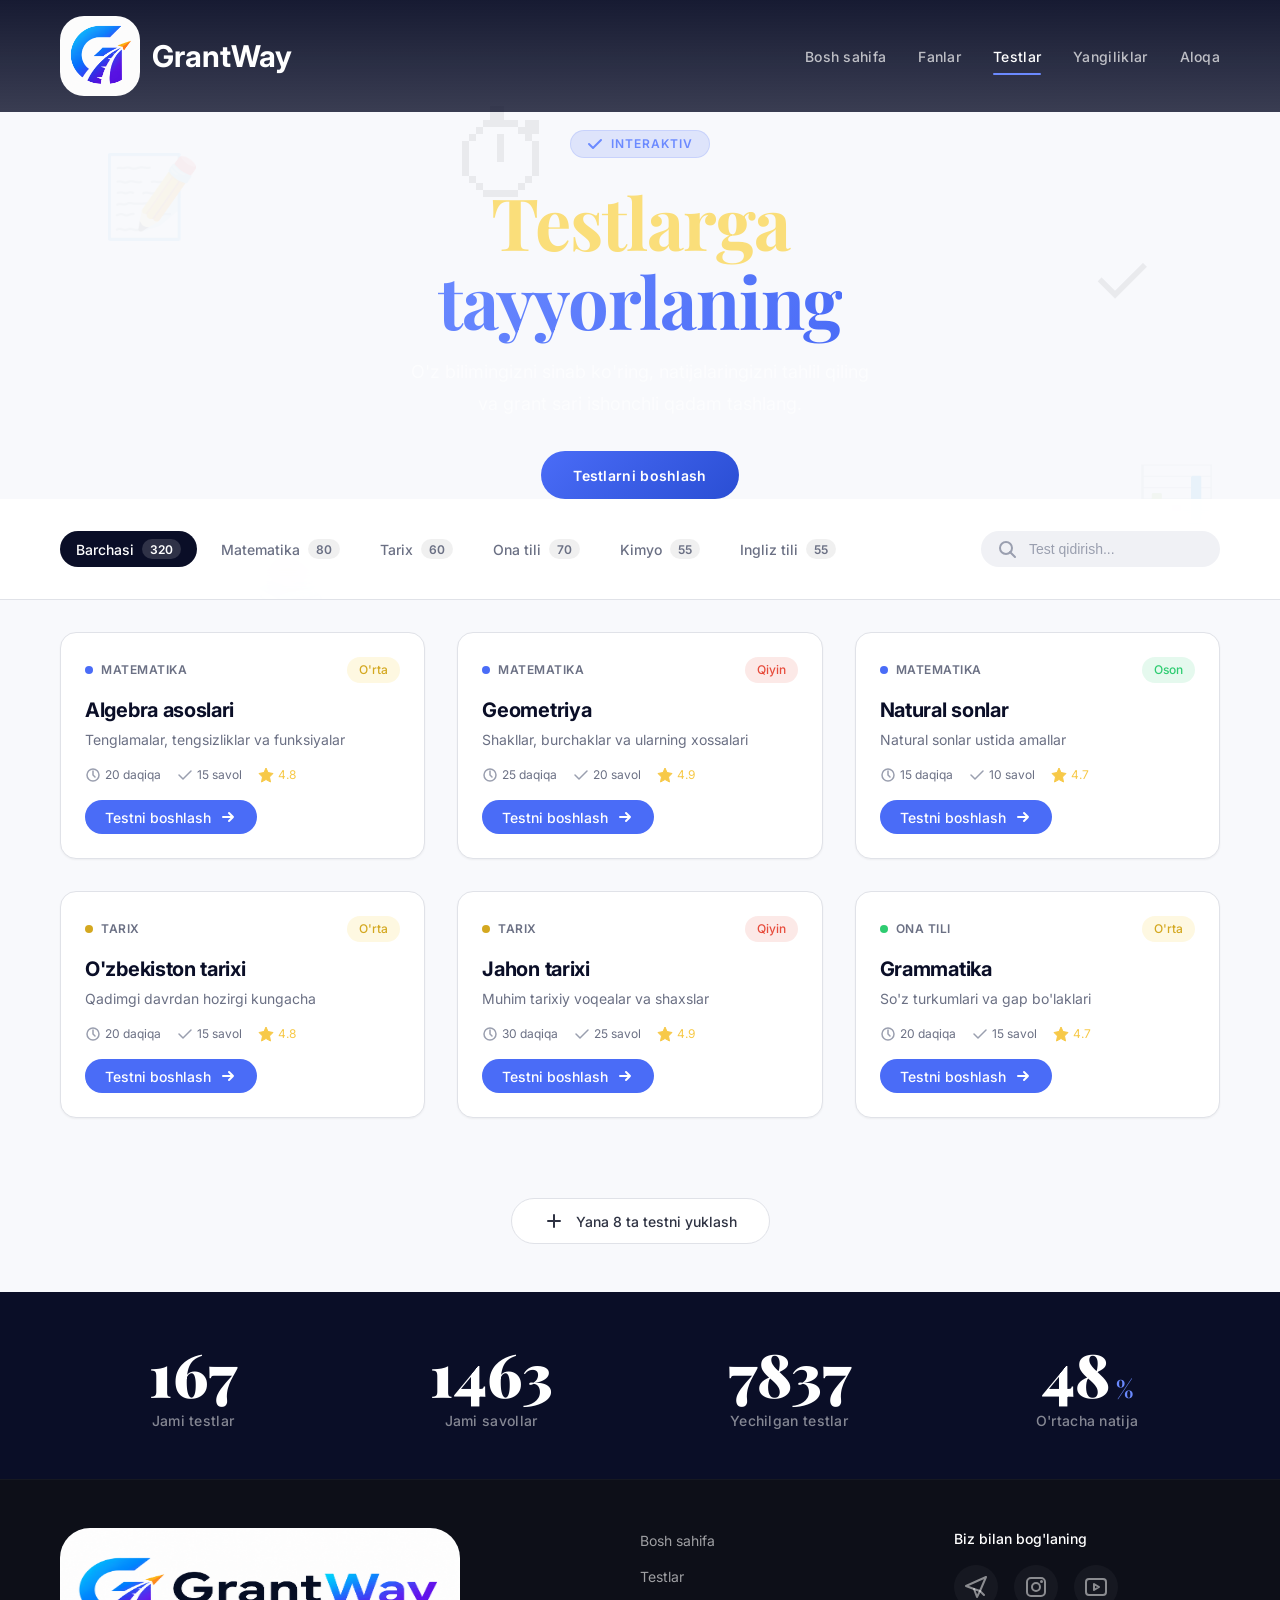
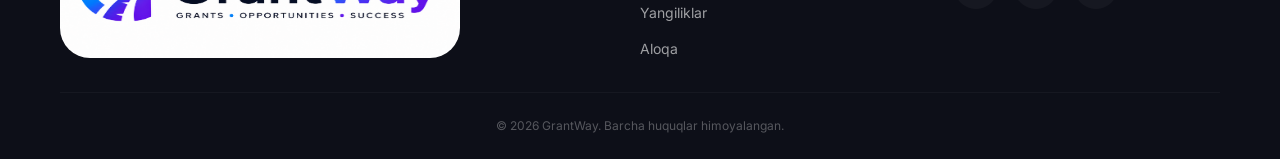
<file: pages/testlar.html>
<!DOCTYPE html>
<html lang="uz">
<head>
    <!-- Meta ma'lumotlar -->
    <meta charset="UTF-8" />
    <meta name="viewport" content="width=device-width, initial-scale=1.0" />
    <meta name="description" content="GrantWay - DTM testlar platformasi. Matematika, Tarix, Ona tili, Kimyo va Ingliz tili fanlaridan interaktiv testlar." />
    <meta name="theme-color" content="#0a0e27" />
    
    <!-- Favicon -->
    <link rel="icon" type="image/svg+xml" href="../assets/icons/favicon.svg" />
    <link rel="apple-touch-icon" href="../assets/icons/apple-touch-icon.png" />
    
    <!-- Fontlar -->
    <link rel="preconnect" href="https://fonts.googleapis.com" />
    <link rel="preconnect" href="https://fonts.gstatic.com" crossorigin />
    <link href="https://fonts.googleapis.com/css2?family=Inter:ital,wght@0,300;0,400;0,500;0,600;0,700;0,800;0,900;1,400&family=Playfair+Display:ital,wght@0,700;0,800;0,900;1,700&family=JetBrains+Mono:wght@400;600;700&display=swap" rel="stylesheet" />
    
    <!-- CSS -->
    <link rel="stylesheet" href="../style.css" />
    <link rel="stylesheet" href="../pages/pages.css" />
    
    <title>GrantWay - Testlar | Grant sari ishonchli yo'l</title>
</head>
<body>
    <!-- ============================================ -->
    <!-- HEADER: Bosh sahifadagi header bilan bir xil -->
    <!-- ============================================ -->
    <header class="header" role="banner" aria-label="Sayt sarlavhasi">
        <div class="header__background" aria-hidden="true"></div>
        <div class="header__overlay" aria-hidden="true"></div>
        
        <div class="container header__container">
            <!-- Logo -->
            <a href="../index.html" class="header__logo" aria-label="GrantWay bosh sahifa">
                <img class="header__logo" src="./logo-rasm/grant-header-logo.png" alt="">
                <span class="header__logo-text">GrantWay</span>
            </a>
            
            <!-- Navigation -->
            <nav class="header__nav" role="navigation" aria-label="Asosiy menyu">
                <ul class="header__nav-list">
                    <li class="header__nav-item">
                        <a href="../index.html" class="header__nav-link">Bosh sahifa</a>
                    </li>
                    <li class="header__nav-item">
                        <a href="../index.html#fanlar" class="header__nav-link">Fanlar</a>
                    </li>
                    <li class="header__nav-item">
                        <a href="./testlar.html" class="header__nav-link header__nav-link--active">Testlar</a>
                    </li>
                    <li class="header__nav-item">
                        <a href="./yangiliklar.html" class="header__nav-link">Yangiliklar</a>
                    </li>
                    <li class="header__nav-item">
                        <a href="./aloqa.html" class="header__nav-link">Aloqa</a>
                    </li>
                </ul>
            </nav>
            
            <!-- Burger Menu -->
            <button class="header__burger" aria-label="Menyuni ochish/yopish" aria-expanded="false" aria-controls="mobile-menu">
                <span class="header__burger-line"></span>
                <span class="header__burger-line"></span>
                <span class="header__burger-line"></span>
            </button>
        </div>
        
        <!-- Mobile Menu -->
        <div class="header__mobile" id="mobile-menu" role="navigation" aria-label="Mobil menyu" hidden>
            <ul class="header__mobile-list">
                <li class="header__mobile-item">
                    <a href="../index.html" class="header__mobile-link">Bosh sahifa</a>
                </li>
                <li class="header__mobile-item">
                    <a href="../index.html#fanlar" class="header__mobile-link">Fanlar</a>
                </li>
                <li class="header__mobile-item">
                    <a href="./testlar.html" class="header__mobile-link header__mobile-link--active">Testlar</a>
                </li>
                <li class="header__mobile-item">
                    <a href="./yangiliklar.html" class="header__mobile-link">Yangiliklar</a>
                </li>
                <li class="header__mobile-item">
                    <a href="./aloqa.html" class="header__mobile-link">Aloqa</a>
                </li>
            </ul>
        </div>
    </header>

    <!-- ============================================ -->
    <!-- MAIN: Testlar sahifasi kontenti -->
    <!-- ============================================ -->
    <main class="main" role="main"
                style="margin-top: 130px;>
        <!-- ============================================ -->
        <!-- HERO: Testlarga tayyorlaning -->
        <!-- ============================================ -->
        <section class="tests-hero" aria-label="Testlar banneri">
            <div class="tests-hero__background" aria-hidden="true">
                <span class="tests-hero__icon tests-hero__icon--1">📝</span>
                <span class="tests-hero__icon tests-hero__icon--2">✓</span>
                <span class="tests-hero__icon tests-hero__icon--3">✗</span>
                <span class="tests-hero__icon tests-hero__icon--4">📊</span>
                <span class="tests-hero__icon tests-hero__icon--5">🏆</span>
                <span class="tests-hero__icon tests-hero__icon--6">⏱</span>
                <span class="tests-hero__icon tests-hero__icon--7">🎯</span>
                <span class="tests-hero__icon tests-hero__icon--8">📚</span>
            </div>
            
            <div class="container tests-hero__container">
                <div class="tests-hero__content">
                    <div class="tests-hero__badge">
                        <svg width="16" height="16" viewBox="0 0 16 16" fill="none" xmlns="http://www.w3.org/2000/svg" aria-hidden="true">
                            <path d="M2 8L6 12L14 4" stroke="currentColor" stroke-width="2" stroke-linecap="round" stroke-linejoin="round" />
                        </svg>
                        <span>Interaktiv</span>
                    </div>
                    
                    <h1 class="tests-hero__title">
                        Testlarga <br />
                        <span class="tests-hero__title-highlight">tayyorlaning</span>
                    </h1>
                    
                    <p class="tests-hero__description">
                        O'z bilimingizni sinab ko'ring, natijalaringizni tahlil qiling va grant sari ishonchli qadam tashlang.
                    </p>
                    
                    <div class="tests-hero__actions">
                        <a href="#subjects" class="tests-hero__cta cta-button">
                            <span class="cta-button__text">Testlarni boshlash</span>
                            <span class="cta-button__ripple" aria-hidden="true"></span>
                        </a>
                    </div>
                </div>
            </div>
        </section>

        <!-- ============================================ -->
        <!-- FILTR: Fanlar bo'yicha filtr -->
        <!-- ============================================ -->
        <section class="tests-filter" id="subjects" aria-label="Test filtri">
            <div class="container">
                <div class="tests-filter__wrapper">
                    <div class="tests-filter__tabs" role="tablist" aria-label="Fanlar">
                        <button class="tests-filter__tab tests-filter__tab--active" role="tab" aria-selected="true" data-filter="all">
                            <span>Barchasi</span>
                            <span class="tests-filter__count">320</span>
                        </button>
                        <button class="tests-filter__tab" role="tab" aria-selected="false" data-filter="matematika">
                            <span>Matematika</span>
                            <span class="tests-filter__count">80</span>
                        </button>
                        <button class="tests-filter__tab" role="tab" aria-selected="false" data-filter="tarix">
                            <span>Tarix</span>
                            <span class="tests-filter__count">60</span>
                        </button>
                        <button class="tests-filter__tab" role="tab" aria-selected="false" data-filter="ona-tili">
                            <span>Ona tili</span>
                            <span class="tests-filter__count">70</span>
                        </button>
                        <button class="tests-filter__tab" role="tab" aria-selected="false" data-filter="kimyo">
                            <span>Kimyo</span>
                            <span class="tests-filter__count">55</span>
                        </button>
                        <button class="tests-filter__tab" role="tab" aria-selected="false" data-filter="ingliz">
                            <span>Ingliz tili</span>
                            <span class="tests-filter__count">55</span>
                        </button>
                    </div>
                    
                    <div class="tests-filter__search">
                        <svg width="20" height="20" viewBox="0 0 20 20" fill="none" xmlns="http://www.w3.org/2000/svg" aria-hidden="true">
                            <circle cx="9" cy="9" r="6" stroke="currentColor" stroke-width="2" />
                            <path d="M13 13L18 18" stroke="currentColor" stroke-width="2" stroke-linecap="round" />
                        </svg>
                        <input type="text" class="tests-filter__input" placeholder="Test qidirish..." aria-label="Test qidirish" />
                    </div>
                </div>
            </div>
        </section>

        <!-- ============================================ -->
        <!-- TESTLAR: Grid ko'rinishida -->
        <!-- ============================================ -->
        <section class="tests-grid" aria-label="Testlar ro'yxati">
            <div class="container">
                <div class="tests-grid__wrapper">
                    <!-- Matematika testlari -->
                    <div class="test-card" data-subject="matematika">
                        <div class="test-card__header">
                            <div class="test-card__subject">
                                <span class="test-card__subject-dot" style="background: var(--color-matematika);"></span>
                                <span class="test-card__subject-name">Matematika</span>
                            </div>
                            <span class="test-card__difficulty test-card__difficulty--medium">O'rta</span>
                        </div>
                        <h3 class="test-card__title">Algebra asoslari</h3>
                        <p class="test-card__description">Tenglamalar, tengsizliklar va funksiyalar</p>
                        <div class="test-card__meta">
                            <span class="test-card__meta-item">
                                <svg width="16" height="16" viewBox="0 0 16 16" fill="none" xmlns="http://www.w3.org/2000/svg" aria-hidden="true">
                                    <circle cx="8" cy="8" r="6" stroke="currentColor" stroke-width="1.5" />
                                    <path d="M8 4V8L10 10" stroke="currentColor" stroke-width="1.5" stroke-linecap="round" />
                                </svg>
                                20 daqiqa
                            </span>
                            <span class="test-card__meta-item">
                                <svg width="16" height="16" viewBox="0 0 16 16" fill="none" xmlns="http://www.w3.org/2000/svg" aria-hidden="true">
                                    <path d="M2 8L6 12L14 4" stroke="currentColor" stroke-width="1.5" stroke-linecap="round" stroke-linejoin="round" />
                                </svg>
                                15 savol
                            </span>
                            <span class="test-card__meta-item test-card__meta-item--rating">
                                <svg width="16" height="16" viewBox="0 0 16 16" fill="none" xmlns="http://www.w3.org/2000/svg" aria-hidden="true">
                                    <path d="M8 1L10 5.5L15 6.5L11.5 10L12.5 15L8 12.5L3.5 15L4.5 10L1 6.5L6 5.5L8 1Z" fill="currentColor" stroke="currentColor" stroke-width="1" />
                                </svg>
                                4.8
                            </span>
                        </div>
                        <button class="test-card__button" aria-label="Algebra asoslari testini boshlash">
                            <span>Testni boshlash</span>
                            <svg width="18" height="18" viewBox="0 0 18 18" fill="none" xmlns="http://www.w3.org/2000/svg" aria-hidden="true">
                                <path d="M4 9H14M14 9L10 5M14 9L10 13" stroke="currentColor" stroke-width="2" stroke-linecap="round" stroke-linejoin="round" />
                            </svg>
                        </button>
                    </div>

                    <div class="test-card" data-subject="matematika">
                        <div class="test-card__header">
                            <div class="test-card__subject">
                                <span class="test-card__subject-dot" style="background: var(--color-matematika);"></span>
                                <span class="test-card__subject-name">Matematika</span>
                            </div>
                            <span class="test-card__difficulty test-card__difficulty--hard">Qiyin</span>
                        </div>
                        <h3 class="test-card__title">Geometriya</h3>
                        <p class="test-card__description">Shakllar, burchaklar va ularning xossalari</p>
                        <div class="test-card__meta">
                            <span class="test-card__meta-item">
                                <svg width="16" height="16" viewBox="0 0 16 16" fill="none" xmlns="http://www.w3.org/2000/svg" aria-hidden="true">
                                    <circle cx="8" cy="8" r="6" stroke="currentColor" stroke-width="1.5" />
                                    <path d="M8 4V8L10 10" stroke="currentColor" stroke-width="1.5" stroke-linecap="round" />
                                </svg>
                                25 daqiqa
                            </span>
                            <span class="test-card__meta-item">
                                <svg width="16" height="16" viewBox="0 0 16 16" fill="none" xmlns="http://www.w3.org/2000/svg" aria-hidden="true">
                                    <path d="M2 8L6 12L14 4" stroke="currentColor" stroke-width="1.5" stroke-linecap="round" stroke-linejoin="round" />
                                </svg>
                                20 savol
                            </span>
                            <span class="test-card__meta-item test-card__meta-item--rating">
                                <svg width="16" height="16" viewBox="0 0 16 16" fill="none" xmlns="http://www.w3.org/2000/svg" aria-hidden="true">
                                    <path d="M8 1L10 5.5L15 6.5L11.5 10L12.5 15L8 12.5L3.5 15L4.5 10L1 6.5L6 5.5L8 1Z" fill="currentColor" stroke="currentColor" stroke-width="1" />
                                </svg>
                                4.9
                            </span>
                        </div>
                        <button class="test-card__button" aria-label="Geometriya testini boshlash">
                            <span>Testni boshlash</span>
                            <svg width="18" height="18" viewBox="0 0 18 18" fill="none" xmlns="http://www.w3.org/2000/svg" aria-hidden="true">
                                <path d="M4 9H14M14 9L10 5M14 9L10 13" stroke="currentColor" stroke-width="2" stroke-linecap="round" stroke-linejoin="round" />
                            </svg>
                        </button>
                    </div>

                    <div class="test-card" data-subject="matematika">
                        <div class="test-card__header">
                            <div class="test-card__subject">
                                <span class="test-card__subject-dot" style="background: var(--color-matematika);"></span>
                                <span class="test-card__subject-name">Matematika</span>
                            </div>
                            <span class="test-card__difficulty test-card__difficulty--easy">Oson</span>
                        </div>
                        <h3 class="test-card__title">Natural sonlar</h3>
                        <p class="test-card__description">Natural sonlar ustida amallar</p>
                        <div class="test-card__meta">
                            <span class="test-card__meta-item">
                                <svg width="16" height="16" viewBox="0 0 16 16" fill="none" xmlns="http://www.w3.org/2000/svg" aria-hidden="true">
                                    <circle cx="8" cy="8" r="6" stroke="currentColor" stroke-width="1.5" />
                                    <path d="M8 4V8L10 10" stroke="currentColor" stroke-width="1.5" stroke-linecap="round" />
                                </svg>
                                15 daqiqa
                            </span>
                            <span class="test-card__meta-item">
                                <svg width="16" height="16" viewBox="0 0 16 16" fill="none" xmlns="http://www.w3.org/2000/svg" aria-hidden="true">
                                    <path d="M2 8L6 12L14 4" stroke="currentColor" stroke-width="1.5" stroke-linecap="round" stroke-linejoin="round" />
                                </svg>
                                10 savol
                            </span>
                            <span class="test-card__meta-item test-card__meta-item--rating">
                                <svg width="16" height="16" viewBox="0 0 16 16" fill="none" xmlns="http://www.w3.org/2000/svg" aria-hidden="true">
                                    <path d="M8 1L10 5.5L15 6.5L11.5 10L12.5 15L8 12.5L3.5 15L4.5 10L1 6.5L6 5.5L8 1Z" fill="currentColor" stroke="currentColor" stroke-width="1" />
                                </svg>
                                4.7
                            </span>
                        </div>
                        <button class="test-card__button" aria-label="Natural sonlar testini boshlash">
                            <span>Testni boshlash</span>
                            <svg width="18" height="18" viewBox="0 0 18 18" fill="none" xmlns="http://www.w3.org/2000/svg" aria-hidden="true">
                                <path d="M4 9H14M14 9L10 5M14 9L10 13" stroke="currentColor" stroke-width="2" stroke-linecap="round" stroke-linejoin="round" />
                            </svg>
                        </button>
                    </div>

                    <!-- Tarix testlari -->
                    <div class="test-card" data-subject="tarix">
                        <div class="test-card__header">
                            <div class="test-card__subject">
                                <span class="test-card__subject-dot" style="background: var(--color-tarix);"></span>
                                <span class="test-card__subject-name">Tarix</span>
                            </div>
                            <span class="test-card__difficulty test-card__difficulty--medium">O'rta</span>
                        </div>
                        <h3 class="test-card__title">O'zbekiston tarixi</h3>
                        <p class="test-card__description">Qadimgi davrdan hozirgi kungacha</p>
                        <div class="test-card__meta">
                            <span class="test-card__meta-item">
                                <svg width="16" height="16" viewBox="0 0 16 16" fill="none" xmlns="http://www.w3.org/2000/svg" aria-hidden="true">
                                    <circle cx="8" cy="8" r="6" stroke="currentColor" stroke-width="1.5" />
                                    <path d="M8 4V8L10 10" stroke="currentColor" stroke-width="1.5" stroke-linecap="round" />
                                </svg>
                                20 daqiqa
                            </span>
                            <span class="test-card__meta-item">
                                <svg width="16" height="16" viewBox="0 0 16 16" fill="none" xmlns="http://www.w3.org/2000/svg" aria-hidden="true">
                                    <path d="M2 8L6 12L14 4" stroke="currentColor" stroke-width="1.5" stroke-linecap="round" stroke-linejoin="round" />
                                </svg>
                                15 savol
                            </span>
                            <span class="test-card__meta-item test-card__meta-item--rating">
                                <svg width="16" height="16" viewBox="0 0 16 16" fill="none" xmlns="http://www.w3.org/2000/svg" aria-hidden="true">
                                    <path d="M8 1L10 5.5L15 6.5L11.5 10L12.5 15L8 12.5L3.5 15L4.5 10L1 6.5L6 5.5L8 1Z" fill="currentColor" stroke="currentColor" stroke-width="1" />
                                </svg>
                                4.8
                            </span>
                        </div>
                        <button class="test-card__button" aria-label="O'zbekiston tarixi testini boshlash">
                            <span>Testni boshlash</span>
                            <svg width="18" height="18" viewBox="0 0 18 18" fill="none" xmlns="http://www.w3.org/2000/svg" aria-hidden="true">
                                <path d="M4 9H14M14 9L10 5M14 9L10 13" stroke="currentColor" stroke-width="2" stroke-linecap="round" stroke-linejoin="round" />
                            </svg>
                        </button>
                    </div>

                    <div class="test-card" data-subject="tarix">
                        <div class="test-card__header">
                            <div class="test-card__subject">
                                <span class="test-card__subject-dot" style="background: var(--color-tarix);"></span>
                                <span class="test-card__subject-name">Tarix</span>
                            </div>
                            <span class="test-card__difficulty test-card__difficulty--hard">Qiyin</span>
                        </div>
                        <h3 class="test-card__title">Jahon tarixi</h3>
                        <p class="test-card__description">Muhim tarixiy voqealar va shaxslar</p>
                        <div class="test-card__meta">
                            <span class="test-card__meta-item">
                                <svg width="16" height="16" viewBox="0 0 16 16" fill="none" xmlns="http://www.w3.org/2000/svg" aria-hidden="true">
                                    <circle cx="8" cy="8" r="6" stroke="currentColor" stroke-width="1.5" />
                                    <path d="M8 4V8L10 10" stroke="currentColor" stroke-width="1.5" stroke-linecap="round" />
                                </svg>
                                30 daqiqa
                            </span>
                            <span class="test-card__meta-item">
                                <svg width="16" height="16" viewBox="0 0 16 16" fill="none" xmlns="http://www.w3.org/2000/svg" aria-hidden="true">
                                    <path d="M2 8L6 12L14 4" stroke="currentColor" stroke-width="1.5" stroke-linecap="round" stroke-linejoin="round" />
                                </svg>
                                25 savol
                            </span>
                            <span class="test-card__meta-item test-card__meta-item--rating">
                                <svg width="16" height="16" viewBox="0 0 16 16" fill="none" xmlns="http://www.w3.org/2000/svg" aria-hidden="true">
                                    <path d="M8 1L10 5.5L15 6.5L11.5 10L12.5 15L8 12.5L3.5 15L4.5 10L1 6.5L6 5.5L8 1Z" fill="currentColor" stroke="currentColor" stroke-width="1" />
                                </svg>
                                4.9
                            </span>
                        </div>
                        <button class="test-card__button" aria-label="Jahon tarixi testini boshlash">
                            <span>Testni boshlash</span>
                            <svg width="18" height="18" viewBox="0 0 18 18" fill="none" xmlns="http://www.w3.org/2000/svg" aria-hidden="true">
                                <path d="M4 9H14M14 9L10 5M14 9L10 13" stroke="currentColor" stroke-width="2" stroke-linecap="round" stroke-linejoin="round" />
                            </svg>
                        </button>
                    </div>

                    <!-- Ona tili testlari -->
                    <div class="test-card" data-subject="ona-tili">
                        <div class="test-card__header">
                            <div class="test-card__subject">
                                <span class="test-card__subject-dot" style="background: var(--color-ona-tili);"></span>
                                <span class="test-card__subject-name">Ona tili</span>
                            </div>
                            <span class="test-card__difficulty test-card__difficulty--medium">O'rta</span>
                        </div>
                        <h3 class="test-card__title">Grammatika</h3>
                        <p class="test-card__description">So'z turkumlari va gap bo'laklari</p>
                        <div class="test-card__meta">
                            <span class="test-card__meta-item">
                                <svg width="16" height="16" viewBox="0 0 16 16" fill="none" xmlns="http://www.w3.org/2000/svg" aria-hidden="true">
                                    <circle cx="8" cy="8" r="6" stroke="currentColor" stroke-width="1.5" />
                                    <path d="M8 4V8L10 10" stroke="currentColor" stroke-width="1.5" stroke-linecap="round" />
                                </svg>
                                20 daqiqa
                            </span>
                            <span class="test-card__meta-item">
                                <svg width="16" height="16" viewBox="0 0 16 16" fill="none" xmlns="http://www.w3.org/2000/svg" aria-hidden="true">
                                    <path d="M2 8L6 12L14 4" stroke="currentColor" stroke-width="1.5" stroke-linecap="round" stroke-linejoin="round" />
                                </svg>
                                15 savol
                            </span>
                            <span class="test-card__meta-item test-card__meta-item--rating">
                                <svg width="16" height="16" viewBox="0 0 16 16" fill="none" xmlns="http://www.w3.org/2000/svg" aria-hidden="true">
                                    <path d="M8 1L10 5.5L15 6.5L11.5 10L12.5 15L8 12.5L3.5 15L4.5 10L1 6.5L6 5.5L8 1Z" fill="currentColor" stroke="currentColor" stroke-width="1" />
                                </svg>
                                4.7
                            </span>
                        </div>
                        <button class="test-card__button" aria-label="Grammatika testini boshlash">
                            <span>Testni boshlash</span>
                            <svg width="18" height="18" viewBox="0 0 18 18" fill="none" xmlns="http://www.w3.org/2000/svg" aria-hidden="true">
                                <path d="M4 9H14M14 9L10 5M14 9L10 13" stroke="currentColor" stroke-width="2" stroke-linecap="round" stroke-linejoin="round" />
                            </svg>
                        </button>
                    </div>

                    <div class="test-card" data-subject="ona-tili">
                        <div class="test-card__header">
                            <div class="test-card__subject">
                                <span class="test-card__subject-dot" style="background: var(--color-ona-tili);"></span>
                                <span class="test-card__subject-name">Ona tili</span>
                            </div>
                            <span class="test-card__difficulty test-card__difficulty--easy">Oson</span>
                        </div>
                        <h3 class="test-card__title">Imlo qoidalari</h3>
                        <p class="test-card__description">To'g'ri yozish qoidalari</p>
                        <div class="test-card__meta">
                            <span class="test-card__meta-item">
                                <svg width="16" height="16" viewBox="0 0 16 16" fill="none" xmlns="http://www.w3.org/2000/svg" aria-hidden="true">
                                    <circle cx="8" cy="8" r="6" stroke="currentColor" stroke-width="1.5" />
                                    <path d="M8 4V8L10 10" stroke="currentColor" stroke-width="1.5" stroke-linecap="round" />
                                </svg>
                                15 daqiqa
                            </span>
                            <span class="test-card__meta-item">
                                <svg width="16" height="16" viewBox="0 0 16 16" fill="none" xmlns="http://www.w3.org/2000/svg" aria-hidden="true">
                                    <path d="M2 8L6 12L14 4" stroke="currentColor" stroke-width="1.5" stroke-linecap="round" stroke-linejoin="round" />
                                </svg>
                                10 savol
                            </span>
                            <span class="test-card__meta-item test-card__meta-item--rating">
                                <svg width="16" height="16" viewBox="0 0 16 16" fill="none" xmlns="http://www.w3.org/2000/svg" aria-hidden="true">
                                    <path d="M8 1L10 5.5L15 6.5L11.5 10L12.5 15L8 12.5L3.5 15L4.5 10L1 6.5L6 5.5L8 1Z" fill="currentColor" stroke="currentColor" stroke-width="1" />
                                </svg>
                                4.6
                            </span>
                        </div>
                        <button class="test-card__button" aria-label="Imlo qoidalari testini boshlash">
                            <span>Testni boshlash</span>
                            <svg width="18" height="18" viewBox="0 0 18 18" fill="none" xmlns="http://www.w3.org/2000/svg" aria-hidden="true">
                                <path d="M4 9H14M14 9L10 5M14 9L10 13" stroke="currentColor" stroke-width="2" stroke-linecap="round" stroke-linejoin="round" />
                            </svg>
                        </button>
                    </div>

                    <!-- Kimyo testlari -->
                    <div class="test-card" data-subject="kimyo">
                        <div class="test-card__header">
                            <div class="test-card__subject">
                                <span class="test-card__subject-dot" style="background: var(--color-kimyo);"></span>
                                <span class="test-card__subject-name">Kimyo</span>
                            </div>
                            <span class="test-card__difficulty test-card__difficulty--medium">O'rta</span>
                        </div>
                        <h3 class="test-card__title">Organik kimyo</h3>
                        <p class="test-card__description">Uglevodorodlar va ularning hosilalari</p>
                        <div class="test-card__meta">
                            <span class="test-card__meta-item">
                                <svg width="16" height="16" viewBox="0 0 16 16" fill="none" xmlns="http://www.w3.org/2000/svg" aria-hidden="true">
                                    <circle cx="8" cy="8" r="6" stroke="currentColor" stroke-width="1.5" />
                                    <path d="M8 4V8L10 10" stroke="currentColor" stroke-width="1.5" stroke-linecap="round" />
                                </svg>
                                25 daqiqa
                            </span>
                            <span class="test-card__meta-item">
                                <svg width="16" height="16" viewBox="0 0 16 16" fill="none" xmlns="http://www.w3.org/2000/svg" aria-hidden="true">
                                    <path d="M2 8L6 12L14 4" stroke="currentColor" stroke-width="1.5" stroke-linecap="round" stroke-linejoin="round" />
                                </svg>
                                18 savol
                            </span>
                            <span class="test-card__meta-item test-card__meta-item--rating">
                                <svg width="16" height="16" viewBox="0 0 16 16" fill="none" xmlns="http://www.w3.org/2000/svg" aria-hidden="true">
                                    <path d="M8 1L10 5.5L15 6.5L11.5 10L12.5 15L8 12.5L3.5 15L4.5 10L1 6.5L6 5.5L8 1Z" fill="currentColor" stroke="currentColor" stroke-width="1" />
                                </svg>
                                4.8
                            </span>
                        </div>
                        <button class="test-card__button" aria-label="Organik kimyo testini boshlash">
                            <span>Testni boshlash</span>
                            <svg width="18" height="18" viewBox="0 0 18 18" fill="none" xmlns="http://www.w3.org/2000/svg" aria-hidden="true">
                                <path d="M4 9H14M14 9L10 5M14 9L10 13" stroke="currentColor" stroke-width="2" stroke-linecap="round" stroke-linejoin="round" />
                            </svg>
                        </button>
                    </div>

                    <div class="test-card" data-subject="kimyo">
                        <div class="test-card__header">
                            <div class="test-card__subject">
                                <span class="test-card__subject-dot" style="background: var(--color-kimyo);"></span>
                                <span class="test-card__subject-name">Kimyo</span>
                            </div>
                            <span class="test-card__difficulty test-card__difficulty--hard">Qiyin</span>
                        </div>
                        <h3 class="test-card__title">Norganik kimyo</h3>
                        <p class="test-card__description">Metallar va ularning birikmalari</p>
                        <div class="test-card__meta">
                            <span class="test-card__meta-item">
                                <svg width="16" height="16" viewBox="0 0 16 16" fill="none" xmlns="http://www.w3.org/2000/svg" aria-hidden="true">
                                    <circle cx="8" cy="8" r="6" stroke="currentColor" stroke-width="1.5" />
                                    <path d="M8 4V8L10 10" stroke="currentColor" stroke-width="1.5" stroke-linecap="round" />
                                </svg>
                                30 daqiqa
                            </span>
                            <span class="test-card__meta-item">
                                <svg width="16" height="16" viewBox="0 0 16 16" fill="none" xmlns="http://www.w3.org/2000/svg" aria-hidden="true">
                                    <path d="M2 8L6 12L14 4" stroke="currentColor" stroke-width="1.5" stroke-linecap="round" stroke-linejoin="round" />
                                </svg>
                                20 savol
                            </span>
                            <span class="test-card__meta-item test-card__meta-item--rating">
                                <svg width="16" height="16" viewBox="0 0 16 16" fill="none" xmlns="http://www.w3.org/2000/svg" aria-hidden="true">
                                    <path d="M8 1L10 5.5L15 6.5L11.5 10L12.5 15L8 12.5L3.5 15L4.5 10L1 6.5L6 5.5L8 1Z" fill="currentColor" stroke="currentColor" stroke-width="1" />
                                </svg>
                                4.9
                            </span>
                        </div>
                        <button class="test-card__button" aria-label="Norganik kimyo testini boshlash">
                            <span>Testni boshlash</span>
                            <svg width="18" height="18" viewBox="0 0 18 18" fill="none" xmlns="http://www.w3.org/2000/svg" aria-hidden="true">
                                <path d="M4 9H14M14 9L10 5M14 9L10 13" stroke="currentColor" stroke-width="2" stroke-linecap="round" stroke-linejoin="round" />
                            </svg>
                        </button>
                    </div>

                    <!-- Ingliz tili testlari -->
                    <div class="test-card" data-subject="ingliz">
                        <div class="test-card__header">
                            <div class="test-card__subject">
                                <span class="test-card__subject-dot" style="background: var(--color-ingliz);"></span>
                                <span class="test-card__subject-name">Ingliz tili</span>
                            </div>
                            <span class="test-card__difficulty test-card__difficulty--medium">O'rta</span>
                        </div>
                        <h3 class="test-card__title">Grammar</h3>
                        <p class="test-card__description">Tenses, modals va conditionals</p>
                        <div class="test-card__meta">
                            <span class="test-card__meta-item">
                                <svg width="16" height="16" viewBox="0 0 16 16" fill="none" xmlns="http://www.w3.org/2000/svg" aria-hidden="true">
                                    <circle cx="8" cy="8" r="6" stroke="currentColor" stroke-width="1.5" />
                                    <path d="M8 4V8L10 10" stroke="currentColor" stroke-width="1.5" stroke-linecap="round" />
                                </svg>
                                20 daqiqa
                            </span>
                            <span class="test-card__meta-item">
                                <svg width="16" height="16" viewBox="0 0 16 16" fill="none" xmlns="http://www.w3.org/2000/svg" aria-hidden="true">
                                    <path d="M2 8L6 12L14 4" stroke="currentColor" stroke-width="1.5" stroke-linecap="round" stroke-linejoin="round" />
                                </svg>
                                15 savol
                            </span>
                            <span class="test-card__meta-item test-card__meta-item--rating">
                                <svg width="16" height="16" viewBox="0 0 16 16" fill="none" xmlns="http://www.w3.org/2000/svg" aria-hidden="true">
                                    <path d="M8 1L10 5.5L15 6.5L11.5 10L12.5 15L8 12.5L3.5 15L4.5 10L1 6.5L6 5.5L8 1Z" fill="currentColor" stroke="currentColor" stroke-width="1" />
                                </svg>
                                4.8
                            </span>
                        </div>
                        <button class="test-card__button" aria-label="Grammar testini boshlash">
                            <span>Testni boshlash</span>
                            <svg width="18" height="18" viewBox="0 0 18 18" fill="none" xmlns="http://www.w3.org/2000/svg" aria-hidden="true">
                                <path d="M4 9H14M14 9L10 5M14 9L10 13" stroke="currentColor" stroke-width="2" stroke-linecap="round" stroke-linejoin="round" />
                            </svg>
                        </button>
                    </div>

                    <div class="test-card" data-subject="ingliz">
                        <div class="test-card__header">
                            <div class="test-card__subject">
                                <span class="test-card__subject-dot" style="background: var(--color-ingliz);"></span>
                                <span class="test-card__subject-name">Ingliz tili</span>
                            </div>
                            <span class="test-card__difficulty test-card__difficulty--easy">Oson</span>
                        </div>
                        <h3 class="test-card__title">Vocabulary</h3>
                        <p class="test-card__description">So'z boyligi va idiomalar</p>
                        <div class="test-card__meta">
                            <span class="test-card__meta-item">
                                <svg width="16" height="16" viewBox="0 0 16 16" fill="none" xmlns="http://www.w3.org/2000/svg" aria-hidden="true">
                                    <circle cx="8" cy="8" r="6" stroke="currentColor" stroke-width="1.5" />
                                    <path d="M8 4V8L10 10" stroke="currentColor" stroke-width="1.5" stroke-linecap="round" />
                                </svg>
                                15 daqiqa
                            </span>
                            <span class="test-card__meta-item">
                                <svg width="16" height="16" viewBox="0 0 16 16" fill="none" xmlns="http://www.w3.org/2000/svg" aria-hidden="true">
                                    <path d="M2 8L6 12L14 4" stroke="currentColor" stroke-width="1.5" stroke-linecap="round" stroke-linejoin="round" />
                                </svg>
                                12 savol
                            </span>
                            <span class="test-card__meta-item test-card__meta-item--rating">
                                <svg width="16" height="16" viewBox="0 0 16 16" fill="none" xmlns="http://www.w3.org/2000/svg" aria-hidden="true">
                                    <path d="M8 1L10 5.5L15 6.5L11.5 10L12.5 15L8 12.5L3.5 15L4.5 10L1 6.5L6 5.5L8 1Z" fill="currentColor" stroke="currentColor" stroke-width="1" />
                                </svg>
                                4.7
                            </span>
                        </div>
                        <button class="test-card__button" aria-label="Vocabulary testini boshlash">
                            <span>Testni boshlash</span>
                            <svg width="18" height="18" viewBox="0 0 18 18" fill="none" xmlns="http://www.w3.org/2000/svg" aria-hidden="true">
                                <path d="M4 9H14M14 9L10 5M14 9L10 13" stroke="currentColor" stroke-width="2" stroke-linecap="round" stroke-linejoin="round" />
                            </svg>
                        </button>
                    </div>

                    <!-- Qo'shimcha testlar -->
                    <div class="test-card" data-subject="matematika">
                        <div class="test-card__header">
                            <div class="test-card__subject">
                                <span class="test-card__subject-dot" style="background: var(--color-matematika);"></span>
                                <span class="test-card__subject-name">Matematika</span>
                            </div>
                            <span class="test-card__difficulty test-card__difficulty--hard">Qiyin</span>
                        </div>
                        <h3 class="test-card__title">Trigonometriya</h3>
                        <p class="test-card__description">Sinus, kosinus va tangens</p>
                        <div class="test-card__meta">
                            <span class="test-card__meta-item">
                                <svg width="16" height="16" viewBox="0 0 16 16" fill="none" xmlns="http://www.w3.org/2000/svg" aria-hidden="true">
                                    <circle cx="8" cy="8" r="6" stroke="currentColor" stroke-width="1.5" />
                                    <path d="M8 4V8L10 10" stroke="currentColor" stroke-width="1.5" stroke-linecap="round" />
                                </svg>
                                30 daqiqa
                            </span>
                            <span class="test-card__meta-item">
                                <svg width="16" height="16" viewBox="0 0 16 16" fill="none" xmlns="http://www.w3.org/2000/svg" aria-hidden="true">
                                    <path d="M2 8L6 12L14 4" stroke="currentColor" stroke-width="1.5" stroke-linecap="round" stroke-linejoin="round" />
                                </svg>
                                20 savol
                            </span>
                            <span class="test-card__meta-item test-card__meta-item--rating">
                                <svg width="16" height="16" viewBox="0 0 16 16" fill="none" xmlns="http://www.w3.org/2000/svg" aria-hidden="true">
                                    <path d="M8 1L10 5.5L15 6.5L11.5 10L12.5 15L8 12.5L3.5 15L4.5 10L1 6.5L6 5.5L8 1Z" fill="currentColor" stroke="currentColor" stroke-width="1" />
                                </svg>
                                4.9
                            </span>
                        </div>
                        <button class="test-card__button" aria-label="Trigonometriya testini boshlash">
                            <span>Testni boshlash</span>
                            <svg width="18" height="18" viewBox="0 0 18 18" fill="none" xmlns="http://www.w3.org/2000/svg" aria-hidden="true">
                                <path d="M4 9H14M14 9L10 5M14 9L10 13" stroke="currentColor" stroke-width="2" stroke-linecap="round" stroke-linejoin="round" />
                            </svg>
                        </button>
                    </div>

                    <div class="test-card" data-subject="tarix">
                        <div class="test-card__header">
                            <div class="test-card__subject">
                                <span class="test-card__subject-dot" style="background: var(--color-tarix);"></span>
                                <span class="test-card__subject-name">Tarix</span>
                            </div>
                            <span class="test-card__difficulty test-card__difficulty--easy">Oson</span>
                        </div>
                        <h3 class="test-card__title">Temuriylar davri</h3>
                        <p class="test-card__description">Amir Temur va temuriylar saltanati</p>
                        <div class="test-card__meta">
                            <span class="test-card__meta-item">
                                <svg width="16" height="16" viewBox="0 0 16 16" fill="none" xmlns="http://www.w3.org/2000/svg" aria-hidden="true">
                                    <circle cx="8" cy="8" r="6" stroke="currentColor" stroke-width="1.5" />
                                    <path d="M8 4V8L10 10" stroke="currentColor" stroke-width="1.5" stroke-linecap="round" />
                                </svg>
                                15 daqiqa
                            </span>
                            <span class="test-card__meta-item">
                                <svg width="16" height="16" viewBox="0 0 16 16" fill="none" xmlns="http://www.w3.org/2000/svg" aria-hidden="true">
                                    <path d="M2 8L6 12L14 4" stroke="currentColor" stroke-width="1.5" stroke-linecap="round" stroke-linejoin="round" />
                                </svg>
                                10 savol
                            </span>
                            <span class="test-card__meta-item test-card__meta-item--rating">
                                <svg width="16" height="16" viewBox="0 0 16 16" fill="none" xmlns="http://www.w3.org/2000/svg" aria-hidden="true">
                                    <path d="M8 1L10 5.5L15 6.5L11.5 10L12.5 15L8 12.5L3.5 15L4.5 10L1 6.5L6 5.5L8 1Z" fill="currentColor" stroke="currentColor" stroke-width="1" />
                                </svg>
                                4.6
                            </span>
                        </div>
                        <button class="test-card__button" aria-label="Temuriylar davri testini boshlash">
                            <span>Testni boshlash</span>
                            <svg width="18" height="18" viewBox="0 0 18 18" fill="none" xmlns="http://www.w3.org/2000/svg" aria-hidden="true">
                                <path d="M4 9H14M14 9L10 5M14 9L10 13" stroke="currentColor" stroke-width="2" stroke-linecap="round" stroke-linejoin="round" />
                            </svg>
                        </button>
                    </div>

                    <div class="test-card" data-subject="ingliz">
                        <div class="test-card__header">
                            <div class="test-card__subject">
                                <span class="test-card__subject-dot" style="background: var(--color-ingliz);"></span>
                                <span class="test-card__subject-name">Ingliz tili</span>
                            </div>
                            <span class="test-card__difficulty test-card__difficulty--hard">Qiyin</span>
                        </div>
                        <h3 class="test-card__title">Reading Comprehension</h3>
                        <p class="test-card__description">Matn o'qish va tushunish</p>
                        <div class="test-card__meta">
                            <span class="test-card__meta-item">
                                <svg width="16" height="16" viewBox="0 0 16 16" fill="none" xmlns="http://www.w3.org/2000/svg" aria-hidden="true">
                                    <circle cx="8" cy="8" r="6" stroke="currentColor" stroke-width="1.5" />
                                    <path d="M8 4V8L10 10" stroke="currentColor" stroke-width="1.5" stroke-linecap="round" />
                                </svg>
                                30 daqiqa
                            </span>
                            <span class="test-card__meta-item">
                                <svg width="16" height="16" viewBox="0 0 16 16" fill="none" xmlns="http://www.w3.org/2000/svg" aria-hidden="true">
                                    <path d="M2 8L6 12L14 4" stroke="currentColor" stroke-width="1.5" stroke-linecap="round" stroke-linejoin="round" />
                                </svg>
                                20 savol
                            </span>
                            <span class="test-card__meta-item test-card__meta-item--rating">
                                <svg width="16" height="16" viewBox="0 0 16 16" fill="none" xmlns="http://www.w3.org/2000/svg" aria-hidden="true">
                                    <path d="M8 1L10 5.5L15 6.5L11.5 10L12.5 15L8 12.5L3.5 15L4.5 10L1 6.5L6 5.5L8 1Z" fill="currentColor" stroke="currentColor" stroke-width="1" />
                                </svg>
                                4.9
                            </span>
                        </div>
                        <button class="test-card__button" aria-label="Reading Comprehension testini boshlash">
                            <span>Testni boshlash</span>
                            <svg width="18" height="18" viewBox="0 0 18 18" fill="none" xmlns="http://www.w3.org/2000/svg" aria-hidden="true">
                                <path d="M4 9H14M14 9L10 5M14 9L10 13" stroke="currentColor" stroke-width="2" stroke-linecap="round" stroke-linejoin="round" />
                            </svg>
                        </button>
                    </div>
                </div>
            </div>
        </section>

        <!-- ============================================ -->
        <!-- YUKLASH: Ko'proq testlar -->
        <!-- ============================================ -->
        <section class="tests-loadmore" aria-label="Ko'proq testlar">
            <div class="container">
                <button class="tests-loadmore__button" aria-label="Ko'proq testlarni yuklash">
                    <svg width="20" height="20" viewBox="0 0 20 20" fill="none" xmlns="http://www.w3.org/2000/svg" aria-hidden="true">
                        <path d="M10 4V16M4 10H16" stroke="currentColor" stroke-width="2" stroke-linecap="round" />
                    </svg>
                    <span>Ko'proq testlarni yuklash</span>
                </button>
            </div>
        </section>

        <!-- ============================================ -->
        <!-- STATISTIKA: Test natijalari -->
        <!-- ============================================ -->
        <section class="tests-stats" aria-label="Test statistikasi">
            <div class="container">
                <div class="tests-stats__grid">
                    <div class="tests-stats-item">
                        <span class="tests-stats-item__number" data-count="320" data-duration="2000">0</span>
                        <span class="tests-stats-item__label">Jami testlar</span>
                    </div>
                    <div class="tests-stats-item">
                        <span class="tests-stats-item__number" data-count="2800" data-duration="2000">0</span>
                        <span class="tests-stats-item__label">Jami savollar</span>
                    </div>
                    <div class="tests-stats-item">
                        <span class="tests-stats-item__number" data-count="15000" data-duration="2000">0</span>
                        <span class="tests-stats-item__label">Yechilgan testlar</span>
                    </div>
                    <div class="tests-stats-item">
                        <span class="tests-stats-item__number" data-count="92" data-duration="2000">0</span>
                        <span class="tests-stats-item__suffix">%</span>
                        <span class="tests-stats-item__label">O'rtacha natija</span>
                    </div>
                </div>
            </div>
        </section>
    </main>

    <!-- ============================================ -->
    <!-- FOOTER: Bosh sahifadagi footer bilan bir xil -->
    <!-- ============================================ -->
    <footer class="footer" role="contentinfo" aria-label="Sayt pastki qismi">
        <div class="container">
            <div class="footer__grid">
                <div class="footer__brand">
                    <img class="footer__logo" src="./logo-rasm/grant-logo.png" alt="">
                </div>
                
                <nav class="footer__nav" aria-label="Footer menyusi">
                    <ul class="footer__nav-list">
                        <li><a href="../index.html">Bosh sahifa</a></li>
                        <li><a href="./testlar.html">Testlar</a></li>
                        <li><a href="./yangiliklar.html">Yangiliklar</a></li>
                        <li><a href="./aloqa.html">Aloqa</a></li>
                    </ul>
                </nav>
                
                <div class="footer__social">
                    <span class="footer__social-label">Biz bilan bog'laning</span>
                    <div class="footer__social-links">
                        <a href="https://telegram.me/primeziyo_uz" aria-label="Telegram" class="footer__social-link">
                            <svg width="24" height="24" viewBox="0 0 24 24" fill="none" xmlns="http://www.w3.org/2000/svg" aria-hidden="true">
                                <path d="M22 2L2 11L10 14L13 22L16 16L22 2Z" stroke="currentColor" stroke-width="2" stroke-linejoin="round" />
                                <path d="M16 16L20 20M16 16L10 14" stroke="currentColor" stroke-width="2" stroke-linecap="round" />
                            </svg>
                        </a>
                        <a href="https://www.instagram.com/primeziyo.uz/" aria-label="Instagram" class="footer__social-link">
                            <svg width="24" height="24" viewBox="0 0 24 24" fill="none" xmlns="http://www.w3.org/2000/svg" aria-hidden="true">
                                <rect x="3" y="3" width="18" height="18" rx="4" stroke="currentColor" stroke-width="2" />
                                <circle cx="12" cy="12" r="4" stroke="currentColor" stroke-width="2" />
                                <circle cx="17.5" cy="6.5" r="1.5" fill="currentColor" />
                            </svg>
                        </a>
                        <a href="#" aria-label="YouTube" class="footer__social-link">
                            <svg width="24" height="24" viewBox="0 0 24 24" fill="none" xmlns="http://www.w3.org/2000/svg" aria-hidden="true">
                                <rect x="2" y="4" width="20" height="16" rx="3" stroke="currentColor" stroke-width="2" />
                                <path d="M10 9L15 12L10 15V9Z" stroke="currentColor" stroke-width="2" stroke-linejoin="round" />
                            </svg>
                        </a>
                    </div>
                </div>
            </div>
            
            <div class="footer__bottom">
                <p class="footer__copyright">&copy; 2026 GrantWay. Barcha huquqlar himoyalangan.</p>
            </div>
        </div>
    </footer>

    <!-- ============================================ -->
    <!-- SCRIPTS -->
    <!-- ============================================ -->
    <script src="../script.js" defer></script>
    <script src="../pages/pages.js" defer></script>
</body>
</html>
</file>
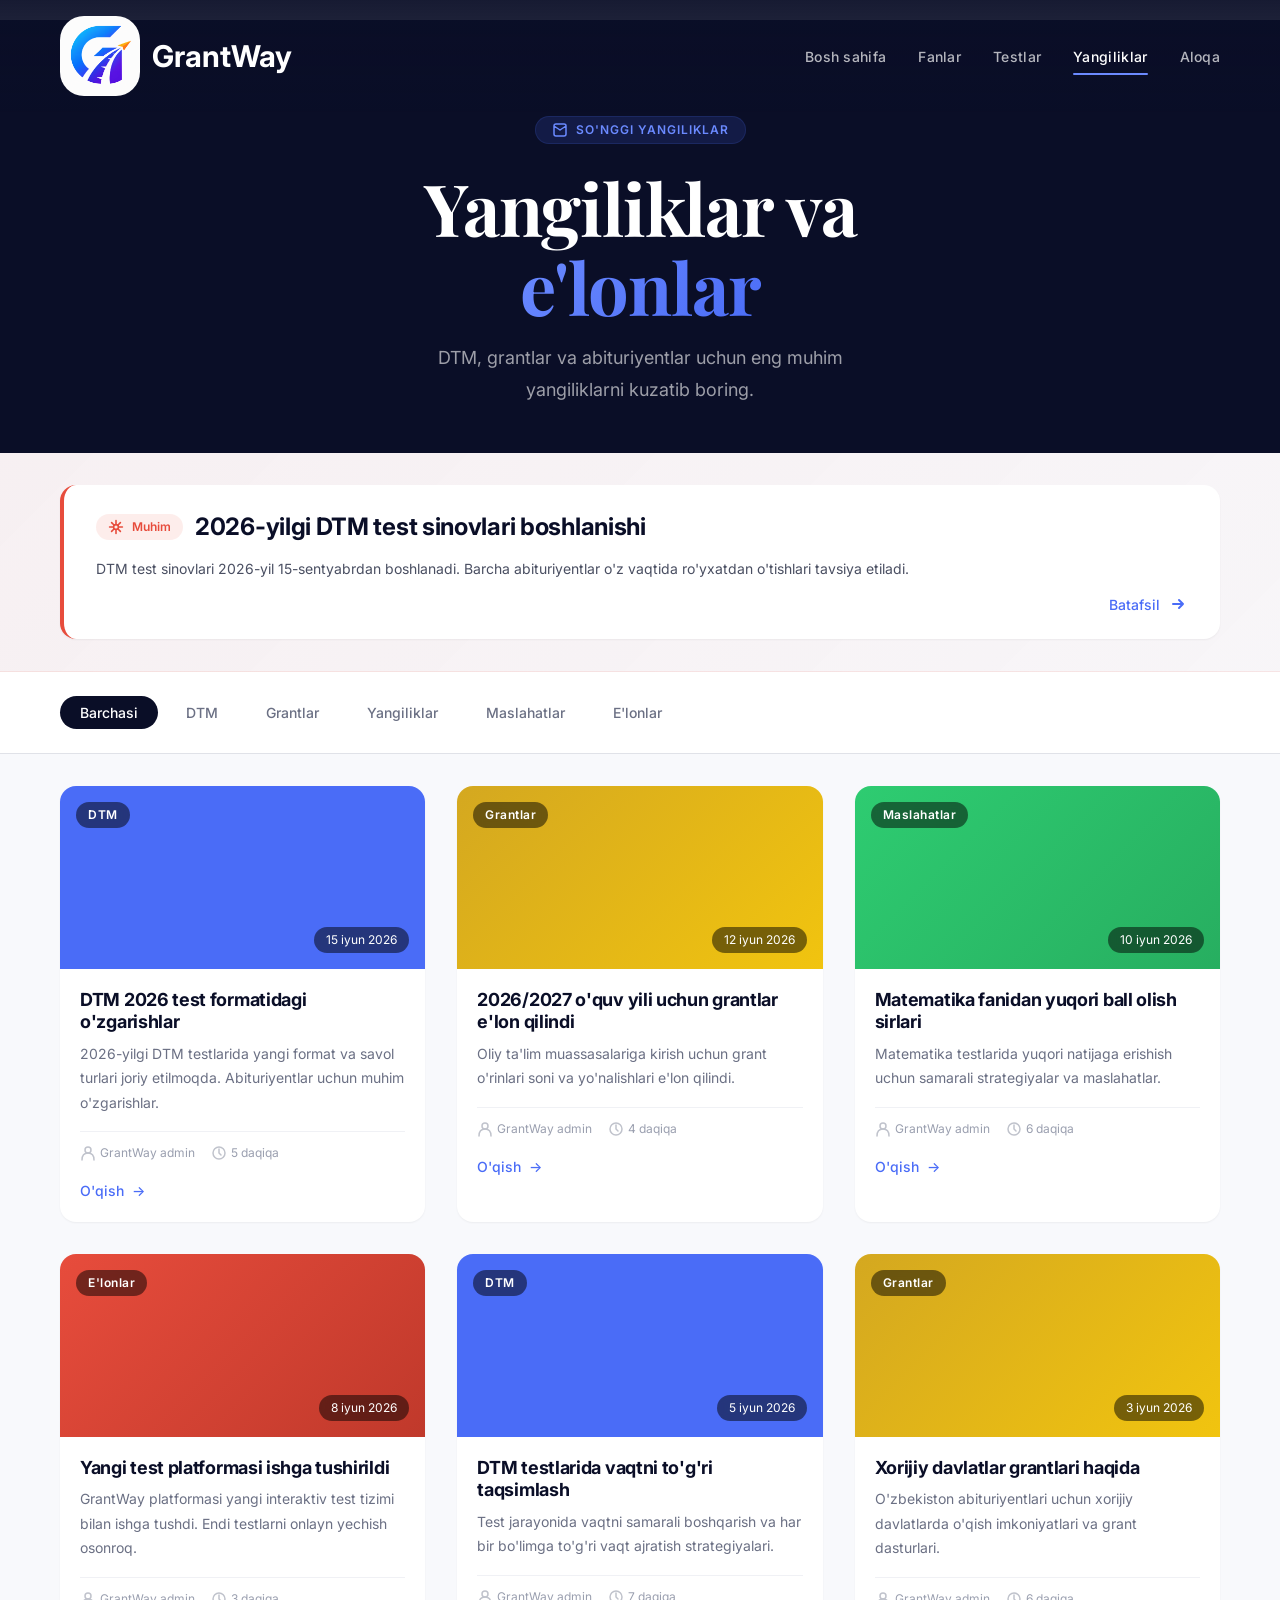
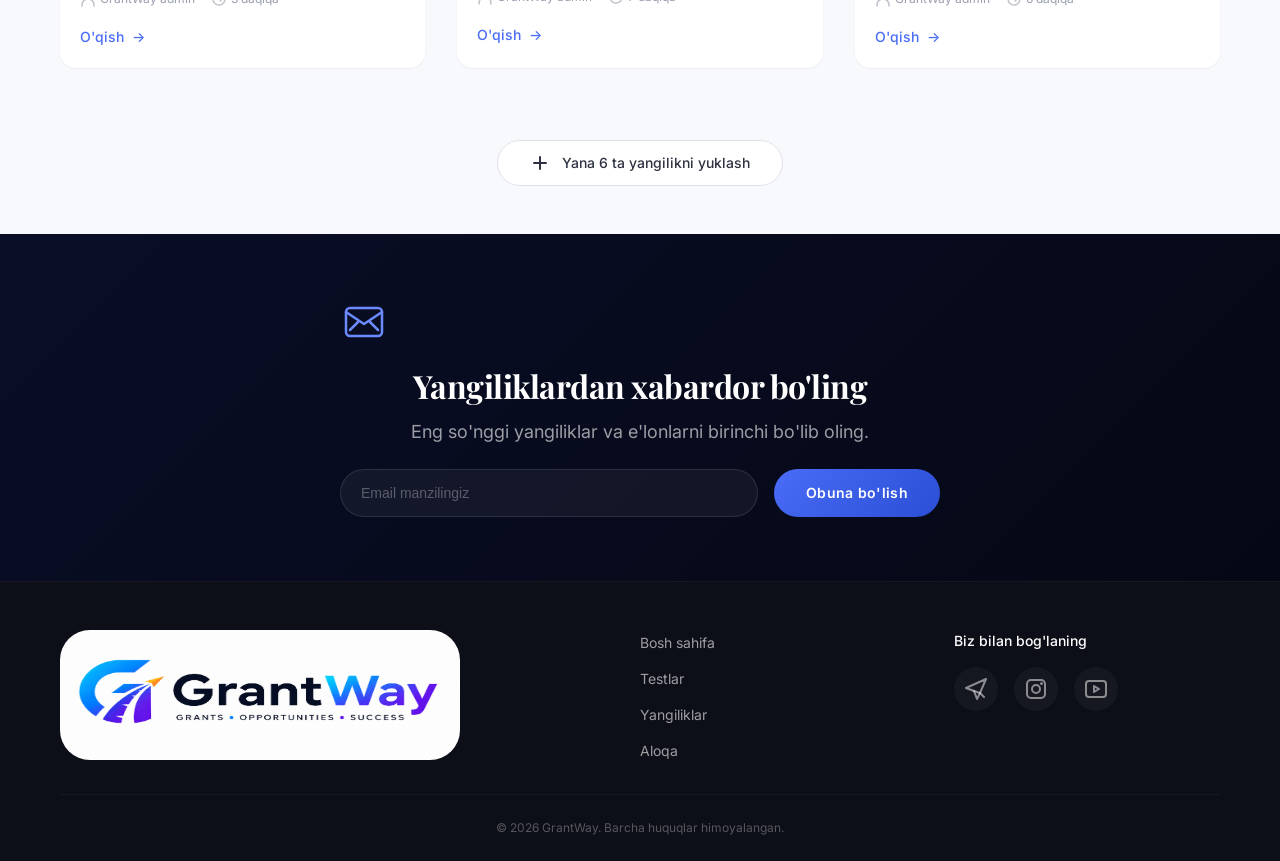
<file: pages/yangiliklar.html>
<!DOCTYPE html>
<html lang="uz">
<head>
    <!-- Meta ma'lumotlar -->
    <meta charset="UTF-8" />
    <meta name="viewport" content="width=device-width, initial-scale=1.0" />
    <meta name="description" content="GrantWay - DTM va grantlar haqida eng so'nggi yangiliklar. O'zbekistondagi abituriyentlar uchun muhim ma'lumotlar." />
    <meta name="theme-color" content="#0a0e27" />
    
    <!-- Favicon -->
    <link rel="icon" type="image/svg+xml" href="../assets/icons/favicon.svg" />
    <link rel="apple-touch-icon" href="../assets/icons/apple-touch-icon.png" />
    
    <!-- Fontlar -->
    <link rel="preconnect" href="https://fonts.googleapis.com" />
    <link rel="preconnect" href="https://fonts.gstatic.com" crossorigin />
    <link href="https://fonts.googleapis.com/css2?family=Inter:ital,wght@0,300;0,400;0,500;0,600;0,700;0,800;0,900;1,400&family=Playfair+Display:ital,wght@0,700;0,800;0,900;1,700&family=JetBrains+Mono:wght@400;600;700&display=swap" rel="stylesheet" />
    
    <!-- CSS -->
    <link rel="stylesheet" href="../style.css" />
    <link rel="stylesheet" href="../pages/pages.css" />
    
    <title>GrantWay - Yangiliklar | Grant sari ishonchli yo'l</title>
</head>
<body>
    <!-- ============================================ -->
    <!-- HEADER: Bosh sahifadagi header bilan bir xil -->
    <!-- ============================================ -->
    <header class="header" role="banner" aria-label="Sayt sarlavhasi">
        <div class="header__background" aria-hidden="true"></div>
        <div class="header__overlay" aria-hidden="true"></div>
        
        <div class="container header__container">
            <!-- Logo -->
            <a href="../index.html" class="header__logo" aria-label="GrantWay bosh sahifa">
                <img class="header__logo" src="./logo-rasm/grant-header-logo.png" alt="">
                <span class="header__logo-text">GrantWay</span>
            </a>
            
            <!-- Navigation -->
            <nav class="header__nav" role="navigation" aria-label="Asosiy menyu">
                <ul class="header__nav-list">
                    <li class="header__nav-item">
                        <a href="../index.html" class="header__nav-link">Bosh sahifa</a>
                    </li>
                    <li class="header__nav-item">
                        <a href="../index.html#fanlar" class="header__nav-link">Fanlar</a>
                    </li>
                    <li class="header__nav-item">
                        <a href="./testlar.html" class="header__nav-link">Testlar</a>
                    </li>
                    <li class="header__nav-item">
                        <a href="./yangiliklar.html" class="header__nav-link header__nav-link--active">Yangiliklar</a>
                    </li>
                    <li class="header__nav-item">
                        <a href="./aloqa.html" class="header__nav-link">Aloqa</a>
                    </li>
                </ul>
            </nav>
            
            <!-- Burger Menu -->
            <button class="header__burger" aria-label="Menyuni ochish/yopish" aria-expanded="false" aria-controls="mobile-menu">
                <span class="header__burger-line"></span>
                <span class="header__burger-line"></span>
                <span class="header__burger-line"></span>
            </button>
        </div>
        
        <!-- Mobile Menu -->
        <div class="header__mobile" id="mobile-menu" role="navigation" aria-label="Mobil menyu" hidden>
            <ul class="header__mobile-list">
                <li class="header__mobile-item">
                    <a href="../index.html" class="header__mobile-link">Bosh sahifa</a>
                </li>
                <li class="header__mobile-item">
                    <a href="../index.html#fanlar" class="header__mobile-link">Fanlar</a>
                </li>
                <li class="header__mobile-item">
                    <a href="./testlar.html" class="header__mobile-link">Testlar</a>
                </li>
                <li class="header__mobile-item">
                    <a href="./yangiliklar.html" class="header__mobile-link header__mobile-link--active">Yangiliklar</a>
                </li>
                <li class="header__mobile-item">
                    <a href="./aloqa.html" class="header__mobile-link">Aloqa</a>
                </li>
            </ul>
        </div>
    </header>

    <!-- ============================================ -->
    <!-- MAIN: Yangiliklar sahifasi kontenti -->
    <!-- ============================================ -->
    <main class="main" role="main"
                style="padding-top: 20px;">
        <!-- ============================================ -->
        <!-- HERO: Yangiliklar banneri -->
        <!-- ============================================ -->
        <section class="news-hero" aria-label="Yangiliklar banneri">
            <div class="news-hero__background" aria-hidden="true">
                <span class="news-hero__icon news-hero__icon--1">📰</span>
                <span class="news-hero__icon news-hero__icon--2">📡</span>
                <span class="news-hero__icon news-hero__icon--3">📊</span>
                <span class="news-hero__icon news-hero__icon--4">📢</span>
                <span class="news-hero__icon news-hero__icon--5">📈</span>
                <span class="news-hero__icon news-hero__icon--6">🎓</span>
                <span class="news-hero__icon news-hero__icon--7">🏛</span>
                <span class="news-hero__icon news-hero__icon--8">📋</span>
            </div>
            
            <div class="container news-hero__container">
                <div class="news-hero__content">
                    <div class="news-hero__badge">
                        <svg width="16" height="16" viewBox="0 0 16 16" fill="none" xmlns="http://www.w3.org/2000/svg" aria-hidden="true">
                            <path d="M2 4L8 8L14 4M2 4V12M2 4C2 2.89543 2.89543 2 4 2H12C13.1046 2 14 2.89543 14 4M14 4V12M14 12C14 13.1046 13.1046 14 12 14H4C2.89543 14 2 13.1046 2 12M8 8L14 4M8 8L2 4" stroke="currentColor" stroke-width="1.5" stroke-linecap="round" stroke-linejoin="round" />
                        </svg>
                        <span>So'nggi yangiliklar</span>
                    </div>
                    
                    <h1 class="news-hero__title">
                        Yangiliklar va <br />
                        <span class="news-hero__title-highlight">e'lonlar</span>
                    </h1>
                    
                    <p class="news-hero__description">
                        DTM, grantlar va abituriyentlar uchun eng muhim yangiliklarni kuzatib boring.
                    </p>
                </div>
            </div>
        </section>

        <!-- ============================================ -->
        <!-- BANNER: Muhim e'lon -->
        <!-- ============================================ -->
        <section class="news-banner" aria-label="Muhim e'lon">
            <div class="container">
                <div class="news-banner__content">
                    <div class="news-banner__label">
                        <svg width="20" height="20" viewBox="0 0 20 20" fill="none" xmlns="http://www.w3.org/2000/svg" aria-hidden="true">
                            <path d="M10 2V6M10 18V14M2 10H6M18 10H14M4.5 4.5L7.5 7.5M15.5 15.5L12.5 12.5M15.5 4.5L12.5 7.5M4.5 15.5L7.5 12.5" stroke="currentColor" stroke-width="2" stroke-linecap="round" />
                            <circle cx="10" cy="10" r="3" stroke="currentColor" stroke-width="2" />
                        </svg>
                        <span>Muhim</span>
                    </div>
                    <h2 class="news-banner__title">2026-yilgi DTM test sinovlari boshlanishi</h2>
                    <p class="news-banner__description">DTM test sinovlari 2026-yil 15-sentyabrdan boshlanadi. Barcha abituriyentlar o'z vaqtida ro'yxatdan o'tishlari tavsiya etiladi.</p>
                    <a href="#" class="news-banner__link">
                        <span>Batafsil</span>
                        <svg width="20" height="20" viewBox="0 0 20 20" fill="none" xmlns="http://www.w3.org/2000/svg" aria-hidden="true">
                            <path d="M5 10H15M15 10L11 6M15 10L11 14" stroke="currentColor" stroke-width="2" stroke-linecap="round" stroke-linejoin="round" />
                        </svg>
                    </a>
                </div>
            </div>
        </section>

        <!-- ============================================ -->
        <!-- FILTR: Yangiliklar filtri -->
        <!-- ============================================ -->
        <section class="news-filter" aria-label="Yangiliklar filtri">
            <div class="container">
                <div class="news-filter__wrapper">
                    <div class="news-filter__tabs" role="tablist" aria-label="Yangiliklar kategoriyalari">
                        <button class="news-filter__tab news-filter__tab--active" role="tab" aria-selected="true" data-filter="all">
                            <span>Barchasi</span>
                        </button>
                        <button class="news-filter__tab" role="tab" aria-selected="false" data-filter="dtm">
                            <span>DTM</span>
                        </button>
                        <button class="news-filter__tab" role="tab" aria-selected="false" data-filter="grant">
                            <span>Grantlar</span>
                        </button>
                        <button class="news-filter__tab" role="tab" aria-selected="false" data-filter="yangilik">
                            <span>Yangiliklar</span>
                        </button>
                        <button class="news-filter__tab" role="tab" aria-selected="false" data-filter="maslahat">
                            <span>Maslahatlar</span>
                        </button>
                        <button class="news-filter__tab" role="tab" aria-selected="false" data-filter="elon">
                            <span>E'lonlar</span>
                        </button>
                    </div>
                </div>
            </div>
        </section>

        <!-- ============================================ -->
        <!-- YANGILIKLAR: Grid ko'rinishida -->
        <!-- ============================================ -->
        <section class="news-grid" aria-label="Yangiliklar ro'yxati">
            <div class="container">
                <div class="news-grid__wrapper">
                    <!-- Yangilik 1 -->
                    <article class="news-card" data-category="dtm">
                        <div class="news-card__thumbnail">
                            <div class="news-card__image news-card__image--dtm" aria-hidden="true">
                                <span class="news-card__category">DTM</span>
                            </div>
                            <span class="news-card__date">15 iyun 2026</span>
                        </div>
                        <div class="news-card__content">
                            <h3 class="news-card__title">DTM 2026 test formatidagi o'zgarishlar</h3>
                            <p class="news-card__excerpt">2026-yilgi DTM testlarida yangi format va savol turlari joriy etilmoqda. Abituriyentlar uchun muhim o'zgarishlar.</p>
                            <div class="news-card__meta">
                                <span class="news-card__author">
                                    <svg width="16" height="16" viewBox="0 0 16 16" fill="none" xmlns="http://www.w3.org/2000/svg" aria-hidden="true">
                                        <circle cx="8" cy="5" r="3" stroke="currentColor" stroke-width="1.5" />
                                        <path d="M2 15C2 11 4 8 8 8C12 8 14 11 14 15" stroke="currentColor" stroke-width="1.5" stroke-linecap="round" />
                                    </svg>
                                    GrantWay admin
                                </span>
                                <span class="news-card__read-time">
                                    <svg width="16" height="16" viewBox="0 0 16 16" fill="none" xmlns="http://www.w3.org/2000/svg" aria-hidden="true">
                                        <circle cx="8" cy="8" r="6" stroke="currentColor" stroke-width="1.5" />
                                        <path d="M8 4V8L10 10" stroke="currentColor" stroke-width="1.5" stroke-linecap="round" />
                                    </svg>
                                    5 daqiqa
                                </span>
                            </div>
                            <a href="#" class="news-card__link">O'qish <span>→</span></a>
                        </div>
                    </article>

                    <!-- Yangilik 2 -->
                    <article class="news-card" data-category="grant">
                        <div class="news-card__thumbnail">
                            <div class="news-card__image news-card__image--grant" aria-hidden="true">
                                <span class="news-card__category">Grantlar</span>
                            </div>
                            <span class="news-card__date">12 iyun 2026</span>
                        </div>
                        <div class="news-card__content">
                            <h3 class="news-card__title">2026/2027 o'quv yili uchun grantlar e'lon qilindi</h3>
                            <p class="news-card__excerpt">Oliy ta'lim muassasalariga kirish uchun grant o'rinlari soni va yo'nalishlari e'lon qilindi.</p>
                            <div class="news-card__meta">
                                <span class="news-card__author">
                                    <svg width="16" height="16" viewBox="0 0 16 16" fill="none" xmlns="http://www.w3.org/2000/svg" aria-hidden="true">
                                        <circle cx="8" cy="5" r="3" stroke="currentColor" stroke-width="1.5" />
                                        <path d="M2 15C2 11 4 8 8 8C12 8 14 11 14 15" stroke="currentColor" stroke-width="1.5" stroke-linecap="round" />
                                    </svg>
                                    GrantWay admin
                                </span>
                                <span class="news-card__read-time">
                                    <svg width="16" height="16" viewBox="0 0 16 16" fill="none" xmlns="http://www.w3.org/2000/svg" aria-hidden="true">
                                        <circle cx="8" cy="8" r="6" stroke="currentColor" stroke-width="1.5" />
                                        <path d="M8 4V8L10 10" stroke="currentColor" stroke-width="1.5" stroke-linecap="round" />
                                    </svg>
                                    4 daqiqa
                                </span>
                            </div>
                            <a href="#" class="news-card__link">O'qish <span>→</span></a>
                        </div>
                    </article>

                    <!-- Yangilik 3 -->
                    <article class="news-card" data-category="maslahat">
                        <div class="news-card__thumbnail">
                            <div class="news-card__image news-card__image--maslahat" aria-hidden="true">
                                <span class="news-card__category">Maslahatlar</span>
                            </div>
                            <span class="news-card__date">10 iyun 2026</span>
                        </div>
                        <div class="news-card__content">
                            <h3 class="news-card__title">Matematika fanidan yuqori ball olish sirlari</h3>
                            <p class="news-card__excerpt">Matematika testlarida yuqori natijaga erishish uchun samarali strategiyalar va maslahatlar.</p>
                            <div class="news-card__meta">
                                <span class="news-card__author">
                                    <svg width="16" height="16" viewBox="0 0 16 16" fill="none" xmlns="http://www.w3.org/2000/svg" aria-hidden="true">
                                        <circle cx="8" cy="5" r="3" stroke="currentColor" stroke-width="1.5" />
                                        <path d="M2 15C2 11 4 8 8 8C12 8 14 11 14 15" stroke="currentColor" stroke-width="1.5" stroke-linecap="round" />
                                    </svg>
                                    GrantWay admin
                                </span>
                                <span class="news-card__read-time">
                                    <svg width="16" height="16" viewBox="0 0 16 16" fill="none" xmlns="http://www.w3.org/2000/svg" aria-hidden="true">
                                        <circle cx="8" cy="8" r="6" stroke="currentColor" stroke-width="1.5" />
                                        <path d="M8 4V8L10 10" stroke="currentColor" stroke-width="1.5" stroke-linecap="round" />
                                    </svg>
                                    6 daqiqa
                                </span>
                            </div>
                            <a href="#" class="news-card__link">O'qish <span>→</span></a>
                        </div>
                    </article>

                    <!-- Yangilik 4 -->
                    <article class="news-card" data-category="elon">
                        <div class="news-card__thumbnail">
                            <div class="news-card__image news-card__image--elon" aria-hidden="true">
                                <span class="news-card__category">E'lonlar</span>
                            </div>
                            <span class="news-card__date">8 iyun 2026</span>
                        </div>
                        <div class="news-card__content">
                            <h3 class="news-card__title">Yangi test platformasi ishga tushirildi</h3>
                            <p class="news-card__excerpt">GrantWay platformasi yangi interaktiv test tizimi bilan ishga tushdi. Endi testlarni onlayn yechish osonroq.</p>
                            <div class="news-card__meta">
                                <span class="news-card__author">
                                    <svg width="16" height="16" viewBox="0 0 16 16" fill="none" xmlns="http://www.w3.org/2000/svg" aria-hidden="true">
                                        <circle cx="8" cy="5" r="3" stroke="currentColor" stroke-width="1.5" />
                                        <path d="M2 15C2 11 4 8 8 8C12 8 14 11 14 15" stroke="currentColor" stroke-width="1.5" stroke-linecap="round" />
                                    </svg>
                                    GrantWay admin
                                </span>
                                <span class="news-card__read-time">
                                    <svg width="16" height="16" viewBox="0 0 16 16" fill="none" xmlns="http://www.w3.org/2000/svg" aria-hidden="true">
                                        <circle cx="8" cy="8" r="6" stroke="currentColor" stroke-width="1.5" />
                                        <path d="M8 4V8L10 10" stroke="currentColor" stroke-width="1.5" stroke-linecap="round" />
                                    </svg>
                                    3 daqiqa
                                </span>
                            </div>
                            <a href="#" class="news-card__link">O'qish <span>→</span></a>
                        </div>
                    </article>

                    <!-- Yangilik 5 -->
                    <article class="news-card" data-category="dtm">
                        <div class="news-card__thumbnail">
                            <div class="news-card__image news-card__image--dtm" aria-hidden="true">
                                <span class="news-card__category">DTM</span>
                            </div>
                            <span class="news-card__date">5 iyun 2026</span>
                        </div>
                        <div class="news-card__content">
                            <h3 class="news-card__title">DTM testlarida vaqtni to'g'ri taqsimlash</h3>
                            <p class="news-card__excerpt">Test jarayonida vaqtni samarali boshqarish va har bir bo'limga to'g'ri vaqt ajratish strategiyalari.</p>
                            <div class="news-card__meta">
                                <span class="news-card__author">
                                    <svg width="16" height="16" viewBox="0 0 16 16" fill="none" xmlns="http://www.w3.org/2000/svg" aria-hidden="true">
                                        <circle cx="8" cy="5" r="3" stroke="currentColor" stroke-width="1.5" />
                                        <path d="M2 15C2 11 4 8 8 8C12 8 14 11 14 15" stroke="currentColor" stroke-width="1.5" stroke-linecap="round" />
                                    </svg>
                                    GrantWay admin
                                </span>
                                <span class="news-card__read-time">
                                    <svg width="16" height="16" viewBox="0 0 16 16" fill="none" xmlns="http://www.w3.org/2000/svg" aria-hidden="true">
                                        <circle cx="8" cy="8" r="6" stroke="currentColor" stroke-width="1.5" />
                                        <path d="M8 4V8L10 10" stroke="currentColor" stroke-width="1.5" stroke-linecap="round" />
                                    </svg>
                                    7 daqiqa
                                </span>
                            </div>
                            <a href="#" class="news-card__link">O'qish <span>→</span></a>
                        </div>
                    </article>

                    <!-- Yangilik 6 -->
                    <article class="news-card" data-category="grant">
                        <div class="news-card__thumbnail">
                            <div class="news-card__image news-card__image--grant" aria-hidden="true">
                                <span class="news-card__category">Grantlar</span>
                            </div>
                            <span class="news-card__date">3 iyun 2026</span>
                        </div>
                        <div class="news-card__content">
                            <h3 class="news-card__title">Xorijiy davlatlar grantlari haqida</h3>
                            <p class="news-card__excerpt">O'zbekiston abituriyentlari uchun xorijiy davlatlarda o'qish imkoniyatlari va grant dasturlari.</p>
                            <div class="news-card__meta">
                                <span class="news-card__author">
                                    <svg width="16" height="16" viewBox="0 0 16 16" fill="none" xmlns="http://www.w3.org/2000/svg" aria-hidden="true">
                                        <circle cx="8" cy="5" r="3" stroke="currentColor" stroke-width="1.5" />
                                        <path d="M2 15C2 11 4 8 8 8C12 8 14 11 14 15" stroke="currentColor" stroke-width="1.5" stroke-linecap="round" />
                                    </svg>
                                    GrantWay admin
                                </span>
                                <span class="news-card__read-time">
                                    <svg width="16" height="16" viewBox="0 0 16 16" fill="none" xmlns="http://www.w3.org/2000/svg" aria-hidden="true">
                                        <circle cx="8" cy="8" r="6" stroke="currentColor" stroke-width="1.5" />
                                        <path d="M8 4V8L10 10" stroke="currentColor" stroke-width="1.5" stroke-linecap="round" />
                                    </svg>
                                    6 daqiqa
                                </span>
                            </div>
                            <a href="#" class="news-card__link">O'qish <span>→</span></a>
                        </div>
                    </article>

                    <!-- Yangilik 7 -->
                    <article class="news-card" data-category="maslahat">
                        <div class="news-card__thumbnail">
                            <div class="news-card__image news-card__image--maslahat" aria-hidden="true">
                                <span class="news-card__category">Maslahatlar</span>
                            </div>
                            <span class="news-card__date">1 iyun 2026</span>
                        </div>
                        <div class="news-card__content">
                            <h3 class="news-card__title">Ona tili imtihoniga qanday tayyorlanish kerak?</h3>
                            <p class="news-card__excerpt">Ona tili fanidan yuqori ball olish uchun samarali tayyorgarlik strategiyalari.</p>
                            <div class="news-card__meta">
                                <span class="news-card__author">
                                    <svg width="16" height="16" viewBox="0 0 16 16" fill="none" xmlns="http://www.w3.org/2000/svg" aria-hidden="true">
                                        <circle cx="8" cy="5" r="3" stroke="currentColor" stroke-width="1.5" />
                                        <path d="M2 15C2 11 4 8 8 8C12 8 14 11 14 15" stroke="currentColor" stroke-width="1.5" stroke-linecap="round" />
                                    </svg>
                                    GrantWay admin
                                </span>
                                <span class="news-card__read-time">
                                    <svg width="16" height="16" viewBox="0 0 16 16" fill="none" xmlns="http://www.w3.org/2000/svg" aria-hidden="true">
                                        <circle cx="8" cy="8" r="6" stroke="currentColor" stroke-width="1.5" />
                                        <path d="M8 4V8L10 10" stroke="currentColor" stroke-width="1.5" stroke-linecap="round" />
                                    </svg>
                                    5 daqiqa
                                </span>
                            </div>
                            <a href="#" class="news-card__link">O'qish <span>→</span></a>
                        </div>
                    </article>

                    <!-- Yangilik 8 -->
                    <article class="news-card" data-category="elon">
                        <div class="news-card__thumbnail">
                            <div class="news-card__image news-card__image--elon" aria-hidden="true">
                                <span class="news-card__category">E'lonlar</span>
                            </div>
                            <span class="news-card__date">28 may 2026</span>
                        </div>
                        <div class="news-card__content">
                            <h3 class="news-card__title">Vebinar: "Grant sari ishonchli yo'l"</h3>
                            <p class="news-card__excerpt">GrantWay platformasi tomonidan abituriyentlar uchun bepul vebinar tashkil etiladi. Qatnashish uchun ro'yxatdan o'ting!</p>
                            <div class="news-card__meta">
                                <span class="news-card__author">
                                    <svg width="16" height="16" viewBox="0 0 16 16" fill="none" xmlns="http://www.w3.org/2000/svg" aria-hidden="true">
                                        <circle cx="8" cy="5" r="3" stroke="currentColor" stroke-width="1.5" />
                                        <path d="M2 15C2 11 4 8 8 8C12 8 14 11 14 15" stroke="currentColor" stroke-width="1.5" stroke-linecap="round" />
                                    </svg>
                                    GrantWay admin
                                </span>
                                <span class="news-card__read-time">
                                    <svg width="16" height="16" viewBox="0 0 16 16" fill="none" xmlns="http://www.w3.org/2000/svg" aria-hidden="true">
                                        <circle cx="8" cy="8" r="6" stroke="currentColor" stroke-width="1.5" />
                                        <path d="M8 4V8L10 10" stroke="currentColor" stroke-width="1.5" stroke-linecap="round" />
                                    </svg>
                                    3 daqiqa
                                </span>
                            </div>
                            <a href="#" class="news-card__link">O'qish <span>→</span></a>
                        </div>
                    </article>

                    <!-- Yangilik 9 -->
                    <article class="news-card" data-category="yangilik">
                        <div class="news-card__thumbnail">
                            <div class="news-card__image news-card__image--yangilik" aria-hidden="true">
                                <span class="news-card__category">Yangilik</span>
                            </div>
                            <span class="news-card__date">25 may 2026</span>
                        </div>
                        <div class="news-card__content">
                            <h3 class="news-card__title">GrantWay platformasida 5000+ foydalanuvchi</h3>
                            <p class="news-card__excerpt">GrantWay platformasiga 5000 dan ortiq abituriyent ro'yxatdan o'tdi. Endi siz ham qo'shiling!</p>
                            <div class="news-card__meta">
                                <span class="news-card__author">
                                    <svg width="16" height="16" viewBox="0 0 16 16" fill="none" xmlns="http://www.w3.org/2000/svg" aria-hidden="true">
                                        <circle cx="8" cy="5" r="3" stroke="currentColor" stroke-width="1.5" />
                                        <path d="M2 15C2 11 4 8 8 8C12 8 14 11 14 15" stroke="currentColor" stroke-width="1.5" stroke-linecap="round" />
                                    </svg>
                                    GrantWay admin
                                </span>
                                <span class="news-card__read-time">
                                    <svg width="16" height="16" viewBox="0 0 16 16" fill="none" xmlns="http://www.w3.org/2000/svg" aria-hidden="true">
                                        <circle cx="8" cy="8" r="6" stroke="currentColor" stroke-width="1.5" />
                                        <path d="M8 4V8L10 10" stroke="currentColor" stroke-width="1.5" stroke-linecap="round" />
                                    </svg>
                                    4 daqiqa
                                </span>
                            </div>
                            <a href="#" class="news-card__link">O'qish <span>→</span></a>
                        </div>
                    </article>

                    <!-- Yangilik 10 -->
                    <article class="news-card" data-category="dtm">
                        <div class="news-card__thumbnail">
                            <div class="news-card__image news-card__image--dtm" aria-hidden="true">
                                <span class="news-card__category">DTM</span>
                            </div>
                            <span class="news-card__date">22 may 2026</span>
                        </div>
                        <div class="news-card__content">
                            <h3 class="news-card__title">DTM testlarida tez-tez uchraydigan xatolar</h3>
                            <p class="news-card__excerpt">Abituriyentlar tomonidan ko'p uchraydigan tipik xatolar va ularni bartaraf etish usullari.</p>
                            <div class="news-card__meta">
                                <span class="news-card__author">
                                    <svg width="16" height="16" viewBox="0 0 16 16" fill="none" xmlns="http://www.w3.org/2000/svg" aria-hidden="true">
                                        <circle cx="8" cy="5" r="3" stroke="currentColor" stroke-width="1.5" />
                                        <path d="M2 15C2 11 4 8 8 8C12 8 14 11 14 15" stroke="currentColor" stroke-width="1.5" stroke-linecap="round" />
                                    </svg>
                                    GrantWay admin
                                </span>
                                <span class="news-card__read-time">
                                    <svg width="16" height="16" viewBox="0 0 16 16" fill="none" xmlns="http://www.w3.org/2000/svg" aria-hidden="true">
                                        <circle cx="8" cy="8" r="6" stroke="currentColor" stroke-width="1.5" />
                                        <path d="M8 4V8L10 10" stroke="currentColor" stroke-width="1.5" stroke-linecap="round" />
                                    </svg>
                                    8 daqiqa
                                </span>
                            </div>
                            <a href="#" class="news-card__link">O'qish <span>→</span></a>
                        </div>
                    </article>

                    <!-- Yangilik 11 -->
                    <article class="news-card" data-category="grant">
                        <div class="news-card__thumbnail">
                            <div class="news-card__image news-card__image--grant" aria-hidden="true">
                                <span class="news-card__category">Grantlar</span>
                            </div>
                            <span class="news-card__date">20 may 2026</span>
                        </div>
                        <div class="news-card__content">
                            <h3 class="news-card__title">Prezident grantlari miqdori oshirildi</h3>
                            <p class="news-card__excerpt">2026/2027 o'quv yili uchun Prezident grantlari miqdori 30% ga oshirildi. Yangi miqdorlar e'lon qilindi.</p>
                            <div class="news-card__meta">
                                <span class="news-card__author">
                                    <svg width="16" height="16" viewBox="0 0 16 16" fill="none" xmlns="http://www.w3.org/2000/svg" aria-hidden="true">
                                        <circle cx="8" cy="5" r="3" stroke="currentColor" stroke-width="1.5" />
                                        <path d="M2 15C2 11 4 8 8 8C12 8 14 11 14 15" stroke="currentColor" stroke-width="1.5" stroke-linecap="round" />
                                    </svg>
                                    GrantWay admin
                                </span>
                                <span class="news-card__read-time">
                                    <svg width="16" height="16" viewBox="0 0 16 16" fill="none" xmlns="http://www.w3.org/2000/svg" aria-hidden="true">
                                        <circle cx="8" cy="8" r="6" stroke="currentColor" stroke-width="1.5" />
                                        <path d="M8 4V8L10 10" stroke="currentColor" stroke-width="1.5" stroke-linecap="round" />
                                    </svg>
                                    3 daqiqa
                                </span>
                            </div>
                            <a href="#" class="news-card__link">O'qish <span>→</span></a>
                        </div>
                    </article>

                    <!-- Yangilik 12 -->
                    <article class="news-card" data-category="maslahat">
                        <div class="news-card__thumbnail">
                            <div class="news-card__image news-card__image--maslahat" aria-hidden="true">
                                <span class="news-card__category">Maslahatlar</span>
                            </div>
                            <span class="news-card__date">18 may 2026</span>
                        </div>
                        <div class="news-card__content">
                            <h3 class="news-card__title">Kimyo fanidan test yechish strategiyalari</h3>
                            <p class="news-card__excerpt">Kimyo testlarida yuqori natijaga erishish uchun samarali usullar va maslahatlar.</p>
                            <div class="news-card__meta">
                                <span class="news-card__author">
                                    <svg width="16" height="16" viewBox="0 0 16 16" fill="none" xmlns="http://www.w3.org/2000/svg" aria-hidden="true">
                                        <circle cx="8" cy="5" r="3" stroke="currentColor" stroke-width="1.5" />
                                        <path d="M2 15C2 11 4 8 8 8C12 8 14 11 14 15" stroke="currentColor" stroke-width="1.5" stroke-linecap="round" />
                                    </svg>
                                    GrantWay admin
                                </span>
                                <span class="news-card__read-time">
                                    <svg width="16" height="16" viewBox="0 0 16 16" fill="none" xmlns="http://www.w3.org/2000/svg" aria-hidden="true">
                                        <circle cx="8" cy="8" r="6" stroke="currentColor" stroke-width="1.5" />
                                        <path d="M8 4V8L10 10" stroke="currentColor" stroke-width="1.5" stroke-linecap="round" />
                                    </svg>
                                    5 daqiqa
                                </span>
                            </div>
                            <a href="#" class="news-card__link">O'qish <span>→</span></a>
                        </div>
                    </article>
                </div>
            </div>
        </section>

        <!-- ============================================ -->
        <!-- YUKLASH: Ko'proq yangiliklar -->
        <!-- ============================================ -->
        <section class="news-loadmore" aria-label="Ko'proq yangiliklar">
            <div class="container">
                <button class="news-loadmore__button" aria-label="Ko'proq yangiliklarni yuklash">
                    <svg width="20" height="20" viewBox="0 0 20 20" fill="none" xmlns="http://www.w3.org/2000/svg" aria-hidden="true">
                        <path d="M10 4V16M4 10H16" stroke="currentColor" stroke-width="2" stroke-linecap="round" />
                    </svg>
                    <span>Ko'proq yangiliklarni yuklash</span>
                </button>
            </div>
        </section>

        <!-- ============================================ -->
        <!-- OBUNA: Yangiliklarni obuna bo'lish -->
        <!-- ============================================ -->
        <section class="news-subscribe" aria-label="Yangiliklarga obuna bo'lish">
            <div class="container">
                <div class="news-subscribe__content">
                    <div class="news-subscribe__icon" aria-hidden="true">
                        <svg width="48" height="48" viewBox="0 0 48 48" fill="none" xmlns="http://www.w3.org/2000/svg">
                            <rect x="6" y="10" width="36" height="28" rx="4" stroke="currentColor" stroke-width="2.5" />
                            <path d="M6 14L24 26L42 14" stroke="currentColor" stroke-width="2.5" stroke-linecap="round" stroke-linejoin="round" />
                            <path d="M18 24L10 32" stroke="currentColor" stroke-width="2.5" stroke-linecap="round" />
                            <path d="M30 24L38 32" stroke="currentColor" stroke-width="2.5" stroke-linecap="round" />
                        </svg>
                    </div>
                    <h2 class="news-subscribe__title">Yangiliklardan xabardor bo'ling</h2>
                    <p class="news-subscribe__description">Eng so'nggi yangiliklar va e'lonlarni birinchi bo'lib oling.</p>
                    <form class="news-subscribe__form" action="#" method="POST">
                        <input type="email" class="news-subscribe__input" placeholder="Email manzilingiz" aria-label="Email manzil" required />
                        <button type="submit" class="news-subscribe__button cta-button">
                            <span class="cta-button__text">Obuna bo'lish</span>
                            <span class="cta-button__ripple" aria-hidden="true"></span>
                        </button>
                    </form>
                </div>
            </div>
        </section>
    </main>

    <!-- ============================================ -->
    <!-- FOOTER: Bosh sahifadagi footer bilan bir xil -->
    <!-- ============================================ -->
    <footer class="footer" role="contentinfo" aria-label="Sayt pastki qismi">
        <div class="container">
            <div class="footer__grid">
                <div class="footer__brand">
                    <img class="footer__logo" src="./logo-rasm/grant-logo.png" alt="">
                </div>
                
                <nav class="footer__nav" aria-label="Footer menyusi">
                    <ul class="footer__nav-list">
                        <li><a href="../index.html">Bosh sahifa</a></li>
                        <li><a href="./testlar.html">Testlar</a></li>
                        <li><a href="./yangiliklar.html">Yangiliklar</a></li>
                        <li><a href="./aloqa.html">Aloqa</a></li>
                    </ul>
                </nav>
                
                <div class="footer__social">
                    <span class="footer__social-label">Biz bilan bog'laning</span>
                    <div class="footer__social-links">
                        <a href="https://telegram.me/primeziyo_uz" aria-label="Telegram" class="footer__social-link">
                            <svg width="24" height="24" viewBox="0 0 24 24" fill="none" xmlns="http://www.w3.org/2000/svg" aria-hidden="true">
                                <path d="M22 2L2 11L10 14L13 22L16 16L22 2Z" stroke="currentColor" stroke-width="2" stroke-linejoin="round" />
                                <path d="M16 16L20 20M16 16L10 14" stroke="currentColor" stroke-width="2" stroke-linecap="round" />
                            </svg>
                        </a>
                        <a href="https://www.instagram.com/primeziyo.uz/" aria-label="Instagram" class="footer__social-link">
                            <svg width="24" height="24" viewBox="0 0 24 24" fill="none" xmlns="http://www.w3.org/2000/svg" aria-hidden="true">
                                <rect x="3" y="3" width="18" height="18" rx="4" stroke="currentColor" stroke-width="2" />
                                <circle cx="12" cy="12" r="4" stroke="currentColor" stroke-width="2" />
                                <circle cx="17.5" cy="6.5" r="1.5" fill="currentColor" />
                            </svg>
                        </a>
                        <a href="#" aria-label="YouTube" class="footer__social-link">
                            <svg width="24" height="24" viewBox="0 0 24 24" fill="none" xmlns="http://www.w3.org/2000/svg" aria-hidden="true">
                                <rect x="2" y="4" width="20" height="16" rx="3" stroke="currentColor" stroke-width="2" />
                                <path d="M10 9L15 12L10 15V9Z" stroke="currentColor" stroke-width="2" stroke-linejoin="round" />
                            </svg>
                        </a>
                    </div>
                </div>
            </div>
            
            <div class="footer__bottom">
                <p class="footer__copyright">&copy; 2026 GrantWay. Barcha huquqlar himoyalangan.</p>
            </div>
        </div>
    </footer>

    <!-- ============================================ -->
    <!-- SCRIPTS -->
    <!-- ============================================ -->
    <script src="../script.js" defer></script>
    <script src="../pages/pages.js" defer></script>
</body>
</html>
</file>
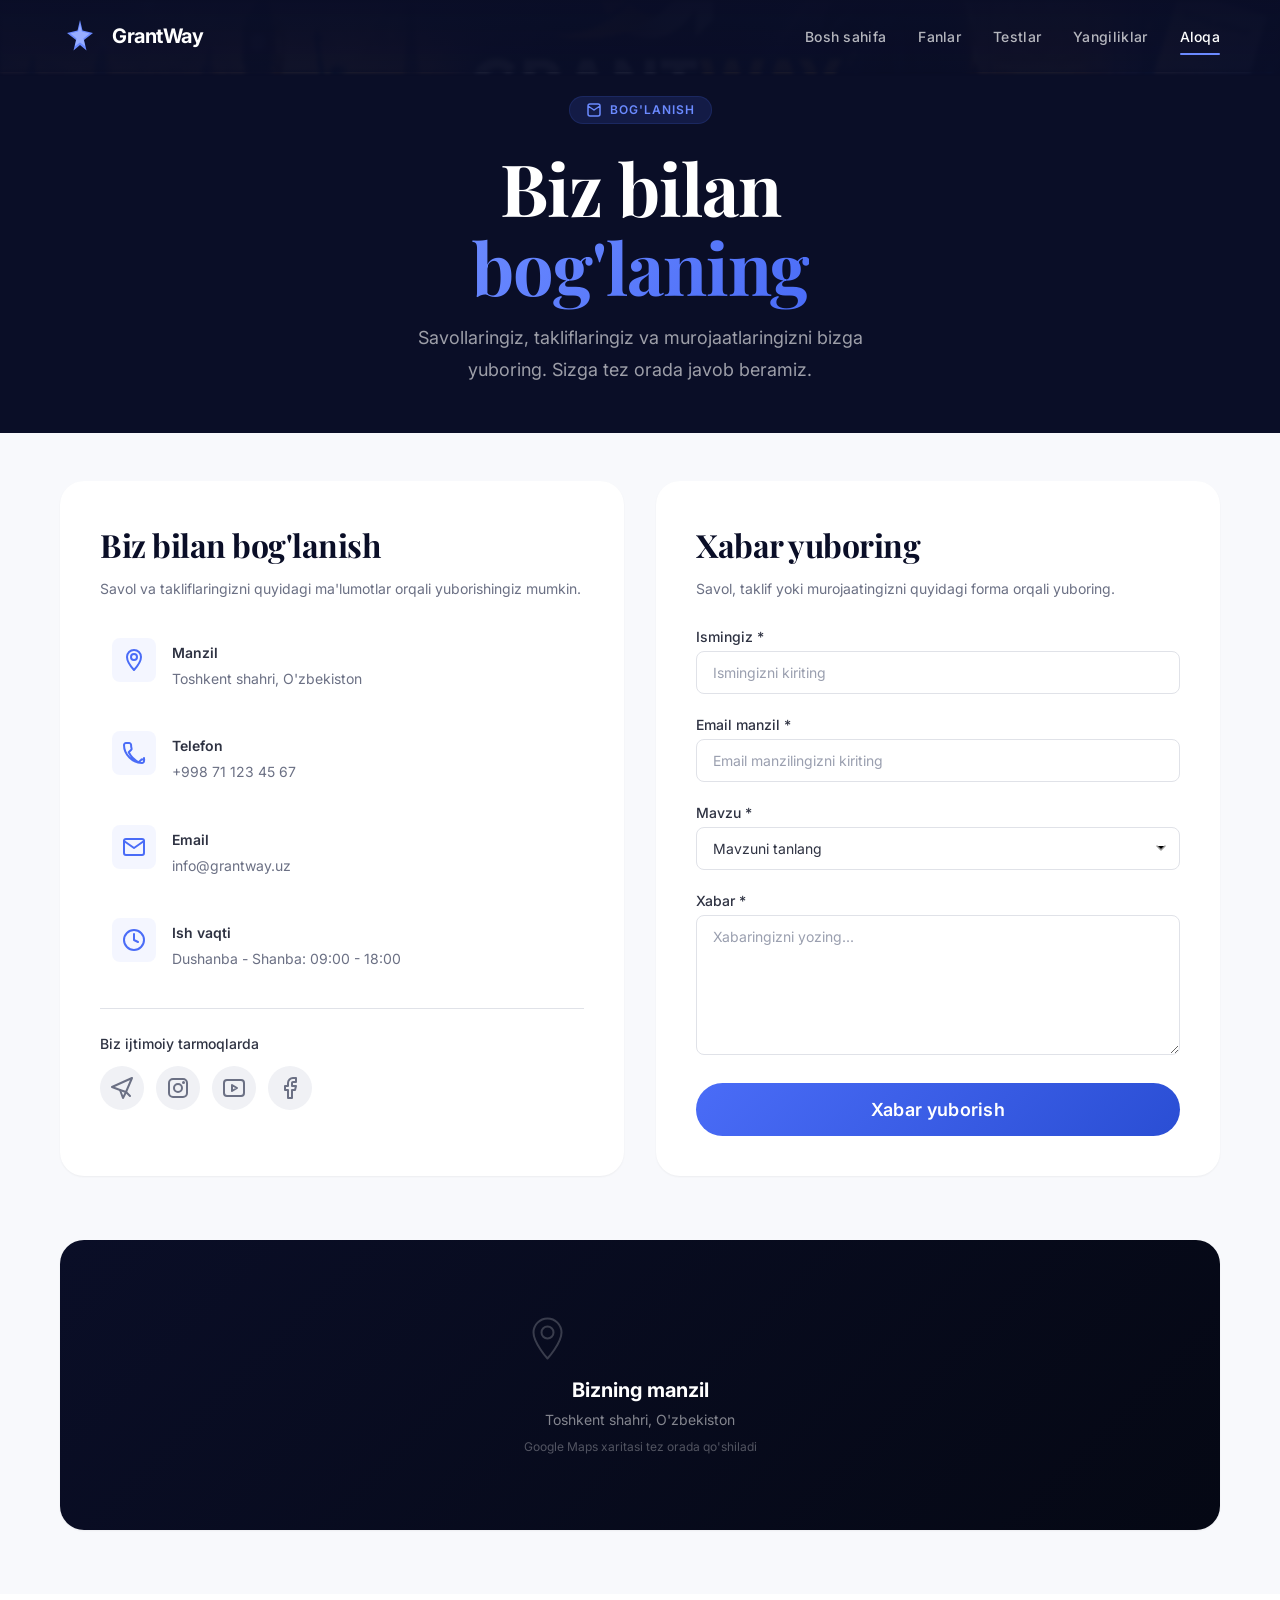
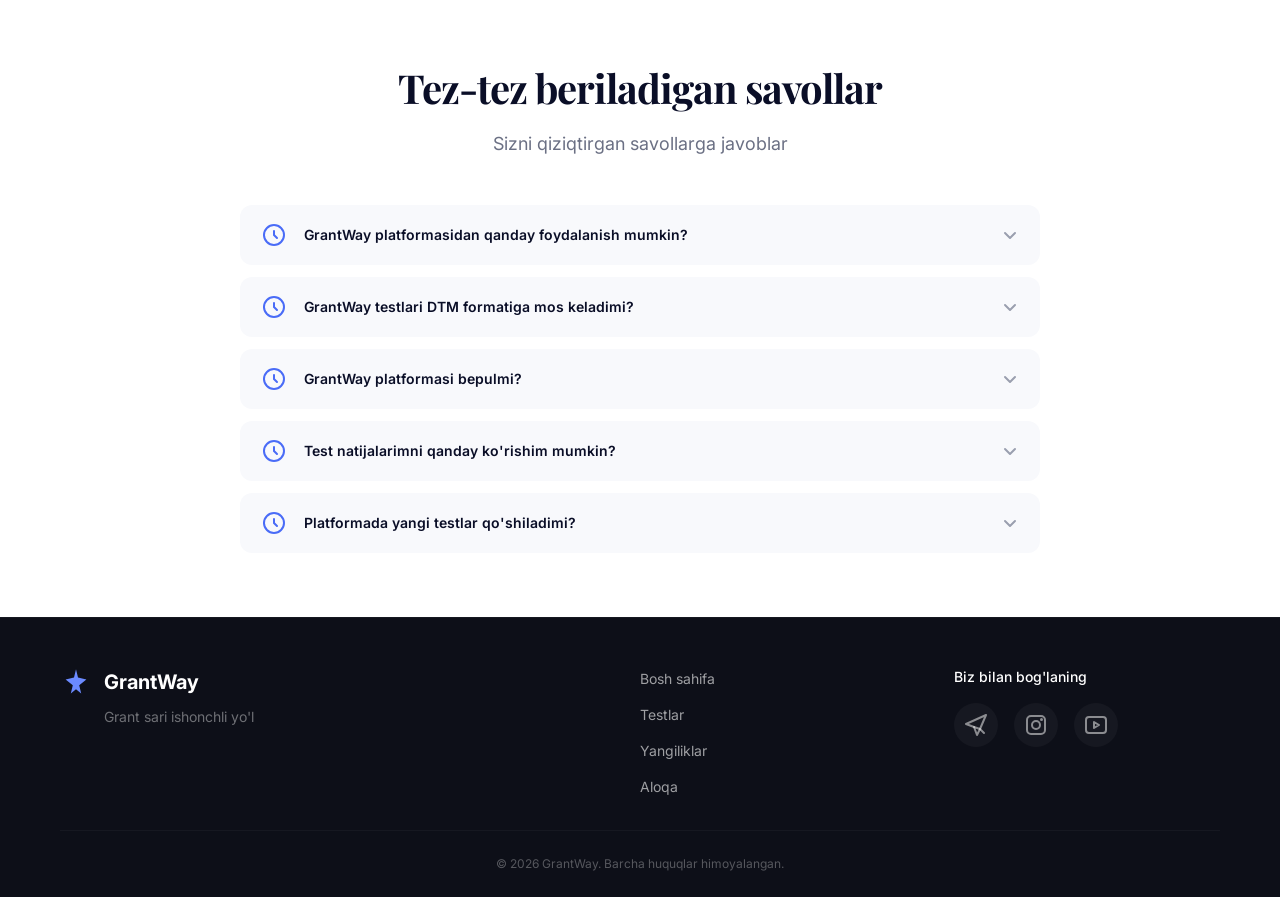
<file: grantway/pages/aloqa.html>
<!DOCTYPE html>
<html lang="uz">
<head>
    <!-- Meta ma'lumotlar -->
    <meta charset="UTF-8" />
    <meta name="viewport" content="width=device-width, initial-scale=1.0" />
    <meta name="description" content="GrantWay - Biz bilan bog'lanish. Savol, taklif va murojaatlaringizni qoldiring." />
    <meta name="theme-color" content="#0a0e27" />
    
    <!-- Favicon -->
    <link rel="icon" type="image/svg+xml" href="../assets/icons/favicon.svg" />
    <link rel="apple-touch-icon" href="../assets/icons/apple-touch-icon.png" />
    
    <!-- Fontlar -->
    <link rel="preconnect" href="https://fonts.googleapis.com" />
    <link rel="preconnect" href="https://fonts.gstatic.com" crossorigin />
    <link href="https://fonts.googleapis.com/css2?family=Inter:ital,wght@0,300;0,400;0,500;0,600;0,700;0,800;0,900;1,400&family=Playfair+Display:ital,wght@0,700;0,800;0,900;1,700&family=JetBrains+Mono:wght@400;600;700&display=swap" rel="stylesheet" />
    
    <!-- CSS -->
    <link rel="stylesheet" href="../style.css" />
    <link rel="stylesheet" href="../pages/pages.css" />
    
    <title>GrantWay - Aloqa | Grant sari ishonchli yo'l</title>
</head>
<body>
    <!-- ============================================ -->
    <!-- HEADER: Bosh sahifadagi header bilan bir xil -->
    <!-- ============================================ -->
    <header class="header" role="banner" aria-label="Sayt sarlavhasi">
        <div class="header__background" aria-hidden="true"></div>
        <div class="header__overlay" aria-hidden="true"></div>
        
        <div class="container header__container">
            <!-- Logo -->
            <a href="../index.html" class="header__logo" aria-label="GrantWay bosh sahifa">
                <svg class="header__logo-icon" width="40" height="40" viewBox="0 0 40 40" fill="none" xmlns="http://www.w3.org/2000/svg" aria-hidden="true">
                    <path d="M20 4L22.5 14.5L33 17L24 24L26.5 34.5L20 29L13.5 34.5L16 24L7 17L17.5 14.5L20 4Z" fill="currentColor" />
                    <path d="M20 8L21.8 15.6L29.6 17.4L23.4 22.6L25.2 30.2L20 26.6L14.8 30.2L16.6 22.6L10.4 17.4L18.2 15.6L20 8Z" fill="white" opacity="0.3" />
                </svg>
                <span class="header__logo-text">GrantWay</span>
            </a>
            
            <!-- Navigation -->
            <nav class="header__nav" role="navigation" aria-label="Asosiy menyu">
                <ul class="header__nav-list">
                    <li class="header__nav-item">
                        <a href="../index.html" class="header__nav-link">Bosh sahifa</a>
                    </li>
                    <li class="header__nav-item">
                        <a href="../index.html#fanlar" class="header__nav-link">Fanlar</a>
                    </li>
                    <li class="header__nav-item">
                        <a href="./testlar.html" class="header__nav-link">Testlar</a>
                    </li>
                    <li class="header__nav-item">
                        <a href="./yangiliklar.html" class="header__nav-link">Yangiliklar</a>
                    </li>
                    <li class="header__nav-item">
                        <a href="./aloqa.html" class="header__nav-link header__nav-link--active">Aloqa</a>
                    </li>
                </ul>
            </nav>
            
            <!-- Burger Menu -->
            <button class="header__burger" aria-label="Menyuni ochish/yopish" aria-expanded="false" aria-controls="mobile-menu">
                <span class="header__burger-line"></span>
                <span class="header__burger-line"></span>
                <span class="header__burger-line"></span>
            </button>
        </div>
        
        <!-- Mobile Menu -->
        <div class="header__mobile" id="mobile-menu" role="navigation" aria-label="Mobil menyu" hidden>
            <ul class="header__mobile-list">
                <li class="header__mobile-item">
                    <a href="../index.html" class="header__mobile-link">Bosh sahifa</a>
                </li>
                <li class="header__mobile-item">
                    <a href="../index.html#fanlar" class="header__mobile-link">Fanlar</a>
                </li>
                <li class="header__mobile-item">
                    <a href="./testlar.html" class="header__mobile-link">Testlar</a>
                </li>
                <li class="header__mobile-item">
                    <a href="./yangiliklar.html" class="header__mobile-link">Yangiliklar</a>
                </li>
                <li class="header__mobile-item">
                    <a href="./aloqa.html" class="header__mobile-link header__mobile-link--active">Aloqa</a>
                </li>
            </ul>
        </div>
    </header>

    <!-- ============================================ -->
    <!-- MAIN: Aloqa sahifasi kontenti -->
    <!-- ============================================ -->
    <main class="main" role="main">
        <!-- ============================================ -->
        <!-- HERO: Biz bilan bog'laning -->
        <!-- ============================================ -->
        <section class="contact-hero" aria-label="Aloqa banneri">
            <div class="contact-hero__background" aria-hidden="true">
                <span class="contact-hero__icon contact-hero__icon--1">✉</span>
                <span class="contact-hero__icon contact-hero__icon--2">📞</span>
                <span class="contact-hero__icon contact-hero__icon--3">📍</span>
                <span class="contact-hero__icon contact-hero__icon--4">💬</span>
                <span class="contact-hero__icon contact-hero__icon--5">📧</span>
                <span class="contact-hero__icon contact-hero__icon--6">🤝</span>
            </div>
            
            <div class="container contact-hero__container">
                <div class="contact-hero__content">
                    <div class="contact-hero__badge">
                        <svg width="16" height="16" viewBox="0 0 16 16" fill="none" xmlns="http://www.w3.org/2000/svg" aria-hidden="true">
                            <path d="M2 4L8 8L14 4M2 4V12M2 4C2 2.89543 2.89543 2 4 2H12C13.1046 2 14 2.89543 14 4M14 4V12M14 12C14 13.1046 13.1046 14 12 14H4C2.89543 14 2 13.1046 2 12M8 8L14 4M8 8L2 4" stroke="currentColor" stroke-width="1.5" stroke-linecap="round" stroke-linejoin="round" />
                        </svg>
                        <span>Bog'lanish</span>
                    </div>
                    
                    <h1 class="contact-hero__title">
                        Biz bilan <br />
                        <span class="contact-hero__title-highlight">bog'laning</span>
                    </h1>
                    
                    <p class="contact-hero__description">
                        Savollaringiz, takliflaringiz va murojaatlaringizni bizga yuboring. Sizga tez orada javob beramiz.
                    </p>
                </div>
            </div>
        </section>

        <!-- ============================================ -->
        <!-- ALOQA: Kontakt ma'lumotlari va forma -->
        <!-- ============================================ -->
        <section class="contact-section" aria-label="Aloqa ma'lumotlari">
            <div class="container">
                <div class="contact-section__grid">
                    <!-- Chap: Kontakt ma'lumotlari -->
                    <div class="contact-info">
                        <h2 class="contact-info__title">Biz bilan bog'lanish</h2>
                        <p class="contact-info__description">
                            Savol va takliflaringizni quyidagi ma'lumotlar orqali yuborishingiz mumkin.
                        </p>
                        
                        <div class="contact-info__items">
                            <!-- Manzil -->
                            <div class="contact-info-item">
                                <div class="contact-info-item__icon" aria-hidden="true">
                                    <svg width="24" height="24" viewBox="0 0 24 24" fill="none" xmlns="http://www.w3.org/2000/svg">
                                        <path d="M12 2C8.13 2 5 5.13 5 9C5 14.25 12 22 12 22C12 22 19 14.25 19 9C19 5.13 15.87 2 12 2Z" stroke="currentColor" stroke-width="2" stroke-linecap="round" stroke-linejoin="round" />
                                        <circle cx="12" cy="9" r="3" stroke="currentColor" stroke-width="2" />
                                    </svg>
                                </div>
                                <div class="contact-info-item__content">
                                    <h3 class="contact-info-item__title">Manzil</h3>
                                    <p class="contact-info-item__text">Toshkent shahri, O'zbekiston</p>
                                </div>
                            </div>
                            
                            <!-- Telefon -->
                            <div class="contact-info-item">
                                <div class="contact-info-item__icon" aria-hidden="true">
                                    <svg width="24" height="24" viewBox="0 0 24 24" fill="none" xmlns="http://www.w3.org/2000/svg">
                                        <path d="M22 16.92V20C22 20.5304 21.7893 21.0391 21.4142 21.4142C21.0391 21.7893 20.5304 22 20 22C10.5 22 2 13.5 2 4C2 3.46957 2.21071 2.96086 2.58579 2.58579C2.96086 2.21071 3.46957 2 4 2H7.08C7.61043 2 8.11914 2.21071 8.49421 2.58579C8.86929 2.96086 9.08 3.46957 9.08 4C9.08 5.24 9.26 6.44 9.59 7.56C9.72 7.98 9.6 8.44 9.24 8.74L6.72 11.26C8.76 15.28 12.72 19.24 16.74 21.28L19.26 18.76C19.56 18.4 20.02 18.28 20.44 18.41C21.56 18.74 22.76 18.92 22 18.92V16.92Z" stroke="currentColor" stroke-width="2" stroke-linecap="round" stroke-linejoin="round" />
                                    </svg>
                                </div>
                                <div class="contact-info-item__content">
                                    <h3 class="contact-info-item__title">Telefon</h3>
                                    <p class="contact-info-item__text">+998 71 123 45 67</p>
                                </div>
                            </div>
                            
                            <!-- Email -->
                            <div class="contact-info-item">
                                <div class="contact-info-item__icon" aria-hidden="true">
                                    <svg width="24" height="24" viewBox="0 0 24 24" fill="none" xmlns="http://www.w3.org/2000/svg">
                                        <path d="M4 4H20C21.1 4 22 4.9 22 6V18C22 19.1 21.1 20 20 20H4C2.9 20 2 19.1 2 18V6C2 4.9 2.9 4 4 4Z" stroke="currentColor" stroke-width="2" stroke-linecap="round" stroke-linejoin="round" />
                                        <path d="M22 6L12 13L2 6" stroke="currentColor" stroke-width="2" stroke-linecap="round" stroke-linejoin="round" />
                                    </svg>
                                </div>
                                <div class="contact-info-item__content">
                                    <h3 class="contact-info-item__title">Email</h3>
                                    <p class="contact-info-item__text">info@grantway.uz</p>
                                </div>
                            </div>
                            
                            <!-- Ish vaqti -->
                            <div class="contact-info-item">
                                <div class="contact-info-item__icon" aria-hidden="true">
                                    <svg width="24" height="24" viewBox="0 0 24 24" fill="none" xmlns="http://www.w3.org/2000/svg">
                                        <circle cx="12" cy="12" r="10" stroke="currentColor" stroke-width="2" />
                                        <path d="M12 6V12L16 14" stroke="currentColor" stroke-width="2" stroke-linecap="round" stroke-linejoin="round" />
                                    </svg>
                                </div>
                                <div class="contact-info-item__content">
                                    <h3 class="contact-info-item__title">Ish vaqti</h3>
                                    <p class="contact-info-item__text">Dushanba - Shanba: 09:00 - 18:00</p>
                                </div>
                            </div>
                        </div>
                        
                        <!-- Ijtimoiy tarmoqlar -->
                        <div class="contact-info__social">
                            <span class="contact-info__social-label">Biz ijtimoiy tarmoqlarda</span>
                            <div class="contact-info__social-links">
                                <a href="#" aria-label="Telegram" class="contact-info__social-link">
                                    <svg width="24" height="24" viewBox="0 0 24 24" fill="none" xmlns="http://www.w3.org/2000/svg">
                                        <path d="M22 2L2 11L10 14L13 22L16 16L22 2Z" stroke="currentColor" stroke-width="2" stroke-linejoin="round" />
                                        <path d="M16 16L20 20M16 16L10 14" stroke="currentColor" stroke-width="2" stroke-linecap="round" />
                                    </svg>
                                </a>
                                <a href="#" aria-label="Instagram" class="contact-info__social-link">
                                    <svg width="24" height="24" viewBox="0 0 24 24" fill="none" xmlns="http://www.w3.org/2000/svg">
                                        <rect x="3" y="3" width="18" height="18" rx="4" stroke="currentColor" stroke-width="2" />
                                        <circle cx="12" cy="12" r="4" stroke="currentColor" stroke-width="2" />
                                        <circle cx="17.5" cy="6.5" r="1.5" fill="currentColor" />
                                    </svg>
                                </a>
                                <a href="#" aria-label="YouTube" class="contact-info__social-link">
                                    <svg width="24" height="24" viewBox="0 0 24 24" fill="none" xmlns="http://www.w3.org/2000/svg">
                                        <rect x="2" y="4" width="20" height="16" rx="3" stroke="currentColor" stroke-width="2" />
                                        <path d="M10 9L15 12L10 15V9Z" stroke="currentColor" stroke-width="2" stroke-linejoin="round" />
                                    </svg>
                                </a>
                                <a href="#" aria-label="Facebook" class="contact-info__social-link">
                                    <svg width="24" height="24" viewBox="0 0 24 24" fill="none" xmlns="http://www.w3.org/2000/svg">
                                        <path d="M18 2H15C13.6739 2 12.4021 2.52678 11.4645 3.46447C10.5268 4.40215 10 5.67392 10 7V10H7V14H10V22H14V14H17L18 10H14V7C14 6.73478 14.1054 6.48043 14.2929 6.29289C14.4804 6.10536 14.7348 6 15 6H18V2Z" stroke="currentColor" stroke-width="2" stroke-linecap="round" stroke-linejoin="round" />
                                    </svg>
                                </a>
                            </div>
                        </div>
                    </div>
                    
                    <!-- O'ng: Aloqa formasi -->
                    <div class="contact-form-wrapper">
                        <h2 class="contact-form-wrapper__title">Xabar yuboring</h2>
                        <p class="contact-form-wrapper__description">
                            Savol, taklif yoki murojaatingizni quyidagi forma orqali yuboring.
                        </p>
                        
                        <form class="contact-form" id="contactForm" action="#" method="POST" novalidate>
                            <div class="contact-form__group">
                                <label for="contactName" class="contact-form__label">Ismingiz *</label>
                                <input type="text" id="contactName" class="contact-form__input" placeholder="Ismingizni kiriting" required />
                                <span class="contact-form__error" role="alert"></span>
                            </div>
                            
                            <div class="contact-form__group">
                                <label for="contactEmail" class="contact-form__label">Email manzil *</label>
                                <input type="email" id="contactEmail" class="contact-form__input" placeholder="Email manzilingizni kiriting" required />
                                <span class="contact-form__error" role="alert"></span>
                            </div>
                            
                            <div class="contact-form__group">
                                <label for="contactSubject" class="contact-form__label">Mavzu *</label>
                                <select id="contactSubject" class="contact-form__select" required>
                                    <option value="">Mavzuni tanlang</option>
                                    <option value="savol">Savol</option>
                                    <option value="taklif">Taklif</option>
                                    <option value="muammo">Muammo haqida</option>
                                    <option value="hamkorlik">Hamkorlik</option>
                                    <option value="boshqa">Boshqa</option>
                                </select>
                                <span class="contact-form__error" role="alert"></span>
                            </div>
                            
                            <div class="contact-form__group">
                                <label for="contactMessage" class="contact-form__label">Xabar *</label>
                                <textarea id="contactMessage" class="contact-form__textarea" placeholder="Xabaringizni yozing..." required></textarea>
                                <span class="contact-form__error" role="alert"></span>
                            </div>
                            
                            <button type="submit" class="contact-form__submit cta-button cta-button--large">
                                <span class="cta-button__text">Xabar yuborish</span>
                                <span class="cta-button__ripple" aria-hidden="true"></span>
                                <span class="cta-button__glow" aria-hidden="true"></span>
                            </button>
                            
                            <div class="contact-form__success" role="status" style="display: none;">
                                <svg width="24" height="24" viewBox="0 0 24 24" fill="none" xmlns="http://www.w3.org/2000/svg">
                                    <circle cx="12" cy="12" r="10" stroke="currentColor" stroke-width="2" />
                                    <path d="M8 12L11 15L16 9" stroke="currentColor" stroke-width="2" stroke-linecap="round" stroke-linejoin="round" />
                                </svg>
                                <span>Xabaringiz muvaffaqiyatli yuborildi!</span>
                            </div>
                        </form>
                    </div>
                </div>
            </div>
        </section>

        <!-- ============================================ -->
        <!-- XARITA: Google Maps o'rniga placeholder -->
        <!-- ============================================ -->
        <section class="contact-map" aria-label="Bizning manzil">
            <div class="container">
                <div class="contact-map__wrapper">
                    <div class="contact-map__placeholder">
                        <div class="contact-map__content">
                            <svg width="48" height="48" viewBox="0 0 48 48" fill="none" xmlns="http://www.w3.org/2000/svg" aria-hidden="true">
                                <path d="M24 4C16.27 4 10 10.27 10 18C10 28.5 24 44 24 44C24 44 38 28.5 38 18C38 10.27 31.73 4 24 4Z" stroke="currentColor" stroke-width="2" stroke-linecap="round" stroke-linejoin="round" />
                                <circle cx="24" cy="18" r="6" stroke="currentColor" stroke-width="2" />
                            </svg>
                            <h3 class="contact-map__title">Bizning manzil</h3>
                            <p class="contact-map__address">Toshkent shahri, O'zbekiston</p>
                            <p class="contact-map__note">Google Maps xaritasi tez orada qo'shiladi</p>
                        </div>
                    </div>
                </div>
            </div>
        </section>

        <!-- ============================================ -->
        <!-- FAQ: Tez-tez beriladigan savollar -->
        <!-- ============================================ -->
        <section class="contact-faq" aria-label="Tez-tez beriladigan savollar">
            <div class="container">
                <div class="contact-faq__header">
                    <h2 class="contact-faq__title">Tez-tez beriladigan savollar</h2>
                    <p class="contact-faq__subtitle">Sizni qiziqtirgan savollarga javoblar</p>
                </div>
                
                <div class="contact-faq__accordion">
                    <!-- Savol 1 -->
                    <div class="faq-item" role="listitem">
                        <button class="faq-item__trigger" aria-expanded="false" aria-controls="faq-1">
                            <span class="faq-item__icon" aria-hidden="true">
                                <svg width="24" height="24" viewBox="0 0 24 24" fill="none" xmlns="http://www.w3.org/2000/svg">
                                    <circle cx="12" cy="12" r="10" stroke="currentColor" stroke-width="2" />
                                    <path d="M12 8V12L15 15" stroke="currentColor" stroke-width="2" stroke-linecap="round" />
                                </svg>
                            </span>
                            <span class="faq-item__title">GrantWay platformasidan qanday foydalanish mumkin?</span>
                            <span class="faq-item__arrow" aria-hidden="true">
                                <svg width="20" height="20" viewBox="0 0 20 20" fill="none" xmlns="http://www.w3.org/2000/svg">
                                    <path d="M5 8L10 13L15 8" stroke="currentColor" stroke-width="2" stroke-linecap="round" stroke-linejoin="round" />
                                </svg>
                            </span>
                        </button>
                        <div class="faq-item__content" id="faq-1" role="region">
                            <div class="faq-item__body">
                                <p>GrantWay platformasidan foydalanish juda oson. Siz faqat ro'yxatdan o'tishingiz, o'zingizga kerakli fan va mavzularni tanlashingiz, so'ngra testlarni yechishingiz mumkin. Barcha testlar interaktiv va natijalar real vaqtda ko'rsatiladi.</p>
                            </div>
                        </div>
                    </div>

                    <!-- Savol 2 -->
                    <div class="faq-item" role="listitem">
                        <button class="faq-item__trigger" aria-expanded="false" aria-controls="faq-2">
                            <span class="faq-item__icon" aria-hidden="true">
                                <svg width="24" height="24" viewBox="0 0 24 24" fill="none" xmlns="http://www.w3.org/2000/svg">
                                    <circle cx="12" cy="12" r="10" stroke="currentColor" stroke-width="2" />
                                    <path d="M12 8V12L15 15" stroke="currentColor" stroke-width="2" stroke-linecap="round" />
                                </svg>
                            </span>
                            <span class="faq-item__title">GrantWay testlari DTM formatiga mos keladimi?</span>
                            <span class="faq-item__arrow" aria-hidden="true">
                                <svg width="20" height="20" viewBox="0 0 20 20" fill="none" xmlns="http://www.w3.org/2000/svg">
                                    <path d="M5 8L10 13L15 8" stroke="currentColor" stroke-width="2" stroke-linecap="round" stroke-linejoin="round" />
                                </svg>
                            </span>
                        </button>
                        <div class="faq-item__content" id="faq-2" role="region">
                            <div class="faq-item__body">
                                <p>Ha, GrantWay testlari DTM formatiga to'liq mos keladi. Testlar DTM talablariga muvofiq tayyorlangan bo'lib, abituriyentlarga real imtihonga tayyorlanish uchun qulay imkoniyat yaratadi.</p>
                            </div>
                        </div>
                    </div>

                    <!-- Savol 3 -->
                    <div class="faq-item" role="listitem">
                        <button class="faq-item__trigger" aria-expanded="false" aria-controls="faq-3">
                            <span class="faq-item__icon" aria-hidden="true">
                                <svg width="24" height="24" viewBox="0 0 24 24" fill="none" xmlns="http://www.w3.org/2000/svg">
                                    <circle cx="12" cy="12" r="10" stroke="currentColor" stroke-width="2" />
                                    <path d="M12 8V12L15 15" stroke="currentColor" stroke-width="2" stroke-linecap="round" />
                                </svg>
                            </span>
                            <span class="faq-item__title">GrantWay platformasi bepulmi?</span>
                            <span class="faq-item__arrow" aria-hidden="true">
                                <svg width="20" height="20" viewBox="0 0 20 20" fill="none" xmlns="http://www.w3.org/2000/svg">
                                    <path d="M5 8L10 13L15 8" stroke="currentColor" stroke-width="2" stroke-linecap="round" stroke-linejoin="round" />
                                </svg>
                            </span>
                        </button>
                        <div class="faq-item__content" id="faq-3" role="region">
                            <div class="faq-item__body">
                                <p>GrantWay platformasi foydalanuvchilar uchun to'liq bepul. Siz hech qanday to'lovsiz barcha testlardan foydalanishingiz va o'z bilimingizni sinab ko'rishingiz mumkin.</p>
                            </div>
                        </div>
                    </div>

                    <!-- Savol 4 -->
                    <div class="faq-item" role="listitem">
                        <button class="faq-item__trigger" aria-expanded="false" aria-controls="faq-4">
                            <span class="faq-item__icon" aria-hidden="true">
                                <svg width="24" height="24" viewBox="0 0 24 24" fill="none" xmlns="http://www.w3.org/2000/svg">
                                    <circle cx="12" cy="12" r="10" stroke="currentColor" stroke-width="2" />
                                    <path d="M12 8V12L15 15" stroke="currentColor" stroke-width="2" stroke-linecap="round" />
                                </svg>
                            </span>
                            <span class="faq-item__title">Test natijalarimni qanday ko'rishim mumkin?</span>
                            <span class="faq-item__arrow" aria-hidden="true">
                                <svg width="20" height="20" viewBox="0 0 20 20" fill="none" xmlns="http://www.w3.org/2000/svg">
                                    <path d="M5 8L10 13L15 8" stroke="currentColor" stroke-width="2" stroke-linecap="round" stroke-linejoin="round" />
                                </svg>
                            </span>
                        </button>
                        <div class="faq-item__content" id="faq-4" role="region">
                            <div class="faq-item__body">
                                <p>Har bir testni tugatganingizdan so'ng natijangiz avtomatik tarzda ekranda ko'rsatiladi. Shuningdek, siz o'z profilingizda barcha test natijalarini va statistikani ko'rishingiz mumkin.</p>
                            </div>
                        </div>
                    </div>

                    <!-- Savol 5 -->
                    <div class="faq-item" role="listitem">
                        <button class="faq-item__trigger" aria-expanded="false" aria-controls="faq-5">
                            <span class="faq-item__icon" aria-hidden="true">
                                <svg width="24" height="24" viewBox="0 0 24 24" fill="none" xmlns="http://www.w3.org/2000/svg">
                                    <circle cx="12" cy="12" r="10" stroke="currentColor" stroke-width="2" />
                                    <path d="M12 8V12L15 15" stroke="currentColor" stroke-width="2" stroke-linecap="round" />
                                </svg>
                            </span>
                            <span class="faq-item__title">Platformada yangi testlar qo'shiladimi?</span>
                            <span class="faq-item__arrow" aria-hidden="true">
                                <svg width="20" height="20" viewBox="0 0 20 20" fill="none" xmlns="http://www.w3.org/2000/svg">
                                    <path d="M5 8L10 13L15 8" stroke="currentColor" stroke-width="2" stroke-linecap="round" stroke-linejoin="round" />
                                </svg>
                            </span>
                        </button>
                        <div class="faq-item__content" id="faq-5" role="region">
                            <div class="faq-item__body">
                                <p>Ha, biz doimiy ravishda yangi testlar va savollarni platformaga qo'shib boramiz. DTM o'zgarishlariga mos ravishda testlar yangilanib turadi.</p>
                            </div>
                        </div>
                    </div>
                </div>
            </div>
        </section>
    </main>

    <!-- ============================================ -->
    <!-- FOOTER: Bosh sahifadagi footer bilan bir xil -->
    <!-- ============================================ -->
    <footer class="footer" role="contentinfo" aria-label="Sayt pastki qismi">
        <div class="container">
            <div class="footer__grid">
                <div class="footer__brand">
                    <a href="../index.html" class="footer__logo">
                        <svg width="32" height="32" viewBox="0 0 40 40" fill="none" xmlns="http://www.w3.org/2000/svg" aria-hidden="true">
                            <path d="M20 4L22.5 14.5L33 17L24 24L26.5 34.5L20 29L13.5 34.5L16 24L7 17L17.5 14.5L20 4Z" fill="currentColor" />
                        </svg>
                        <span>GrantWay</span>
                    </a>
                    <p class="footer__description">Grant sari ishonchli yo'l</p>
                </div>
                
                <nav class="footer__nav" aria-label="Footer menyusi">
                    <ul class="footer__nav-list">
                        <li><a href="../index.html">Bosh sahifa</a></li>
                        <li><a href="./testlar.html">Testlar</a></li>
                        <li><a href="./yangiliklar.html">Yangiliklar</a></li>
                        <li><a href="./aloqa.html">Aloqa</a></li>
                    </ul>
                </nav>
                
                <div class="footer__social">
                    <span class="footer__social-label">Biz bilan bog'laning</span>
                    <div class="footer__social-links">
                        <a href="#" aria-label="Telegram" class="footer__social-link">
                            <svg width="24" height="24" viewBox="0 0 24 24" fill="none" xmlns="http://www.w3.org/2000/svg" aria-hidden="true">
                                <path d="M22 2L2 11L10 14L13 22L16 16L22 2Z" stroke="currentColor" stroke-width="2" stroke-linejoin="round" />
                                <path d="M16 16L20 20M16 16L10 14" stroke="currentColor" stroke-width="2" stroke-linecap="round" />
                            </svg>
                        </a>
                        <a href="#" aria-label="Instagram" class="footer__social-link">
                            <svg width="24" height="24" viewBox="0 0 24 24" fill="none" xmlns="http://www.w3.org/2000/svg" aria-hidden="true">
                                <rect x="3" y="3" width="18" height="18" rx="4" stroke="currentColor" stroke-width="2" />
                                <circle cx="12" cy="12" r="4" stroke="currentColor" stroke-width="2" />
                                <circle cx="17.5" cy="6.5" r="1.5" fill="currentColor" />
                            </svg>
                        </a>
                        <a href="#" aria-label="YouTube" class="footer__social-link">
                            <svg width="24" height="24" viewBox="0 0 24 24" fill="none" xmlns="http://www.w3.org/2000/svg" aria-hidden="true">
                                <rect x="2" y="4" width="20" height="16" rx="3" stroke="currentColor" stroke-width="2" />
                                <path d="M10 9L15 12L10 15V9Z" stroke="currentColor" stroke-width="2" stroke-linejoin="round" />
                            </svg>
                        </a>
                    </div>
                </div>
            </div>
            
            <div class="footer__bottom">
                <p class="footer__copyright">&copy; 2026 GrantWay. Barcha huquqlar himoyalangan.</p>
            </div>
        </div>
    </footer>

    <!-- ============================================ -->
    <!-- SCRIPTS -->
    <!-- ============================================ -->
    <script src="../script.js" defer></script>
    <script src="../pages/pages.js" defer></script>
</body>
</html>
</file>
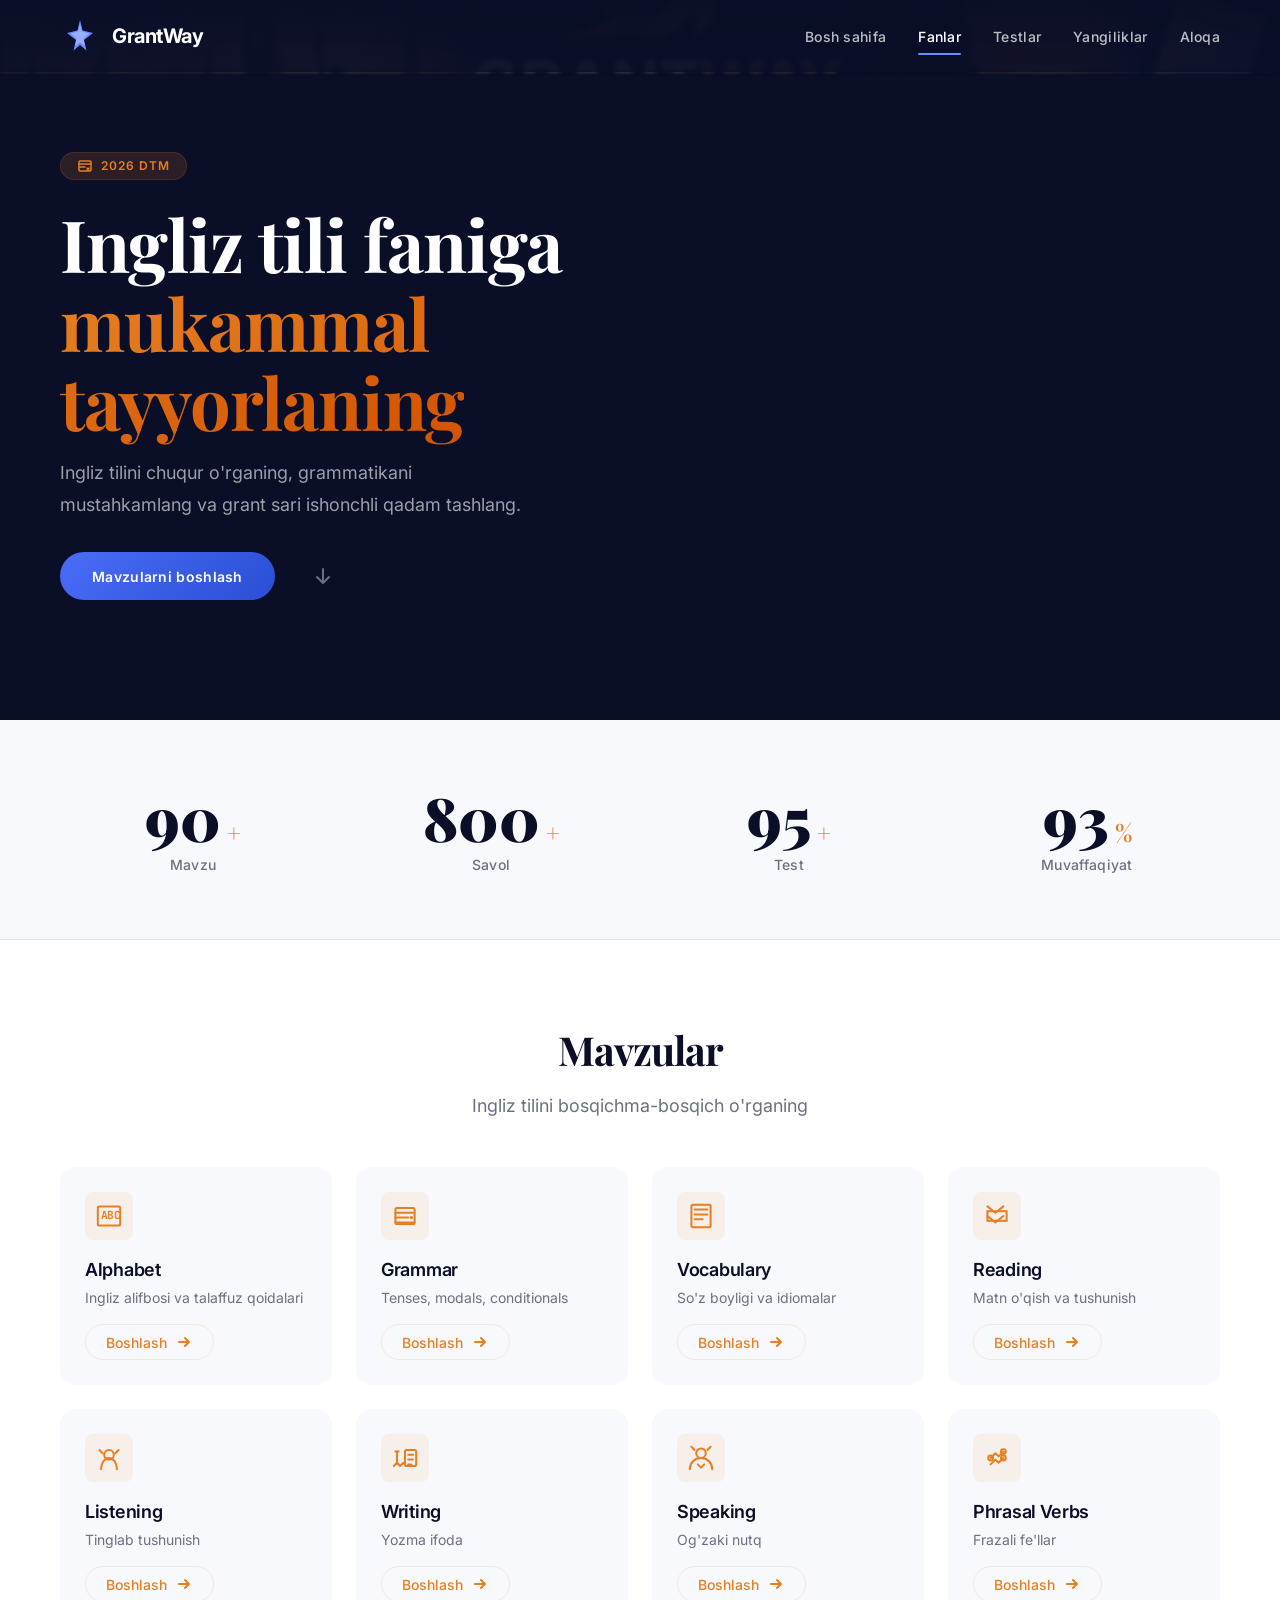
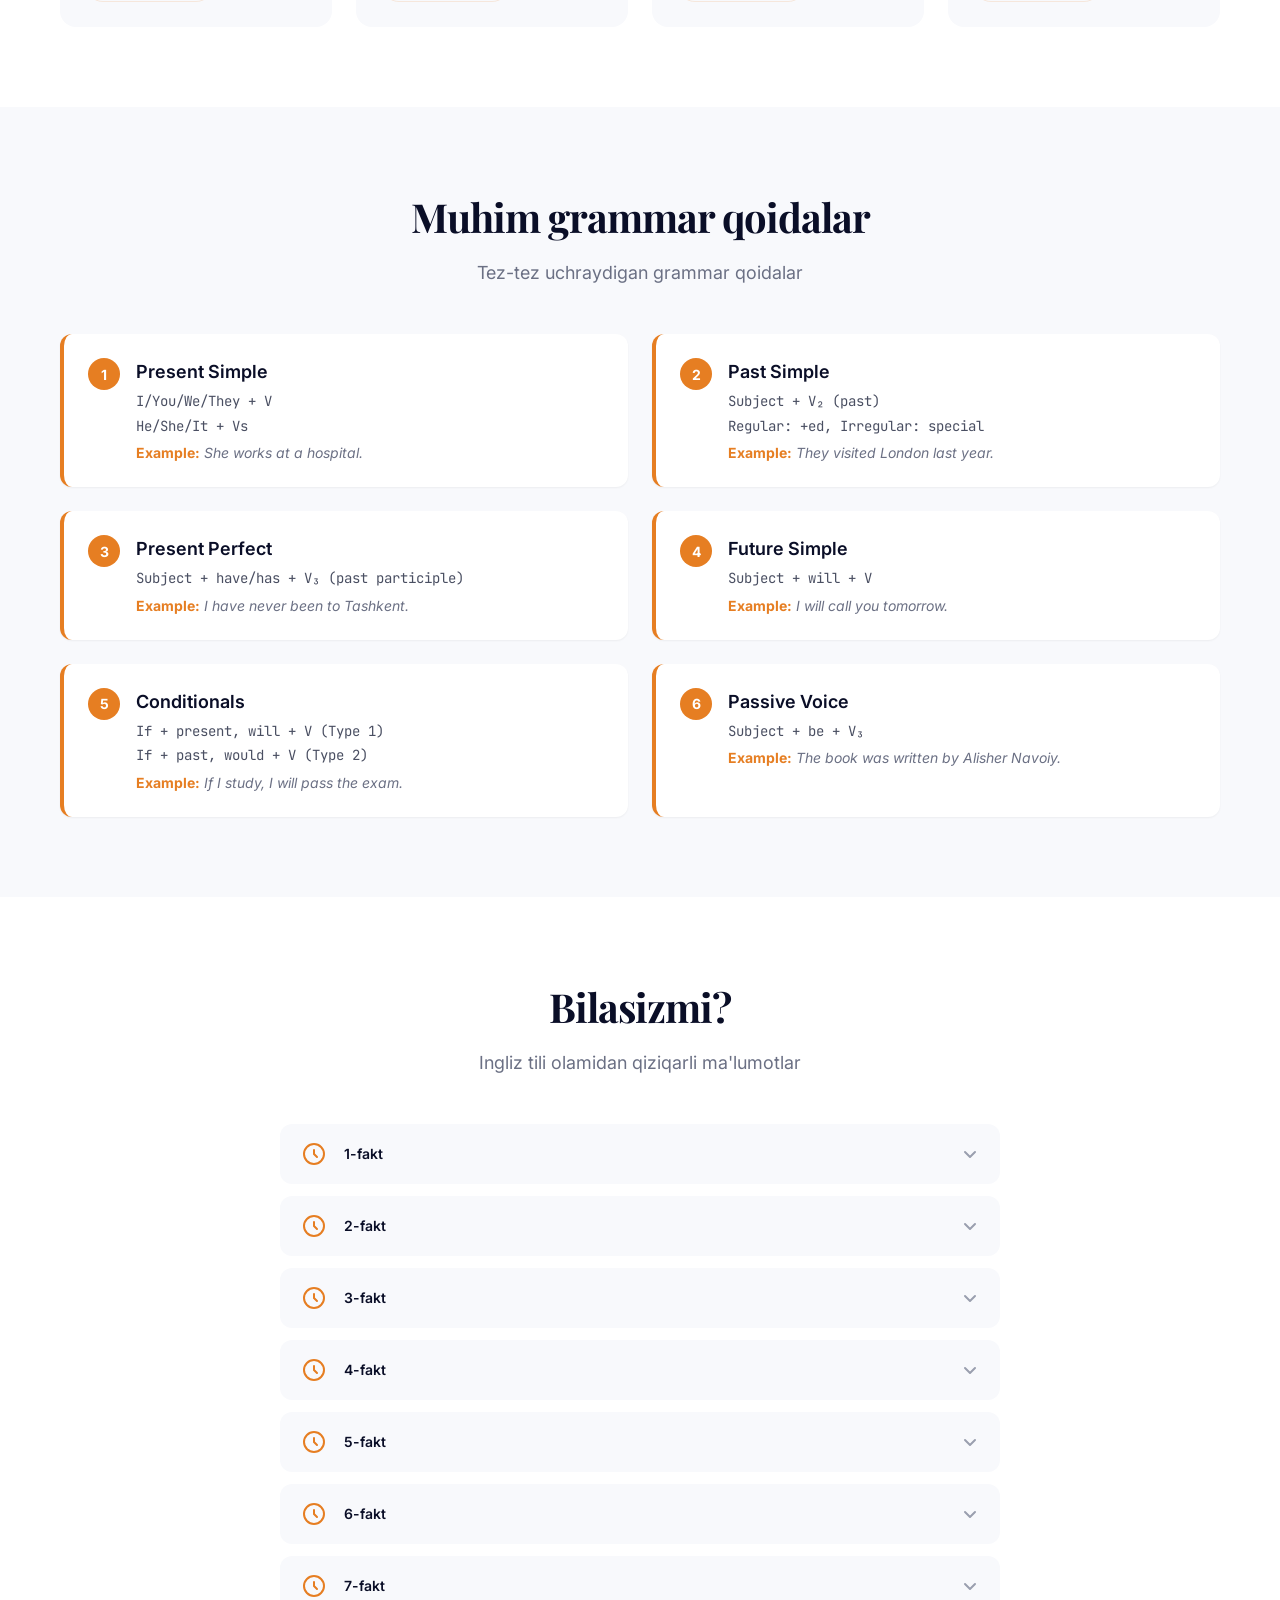
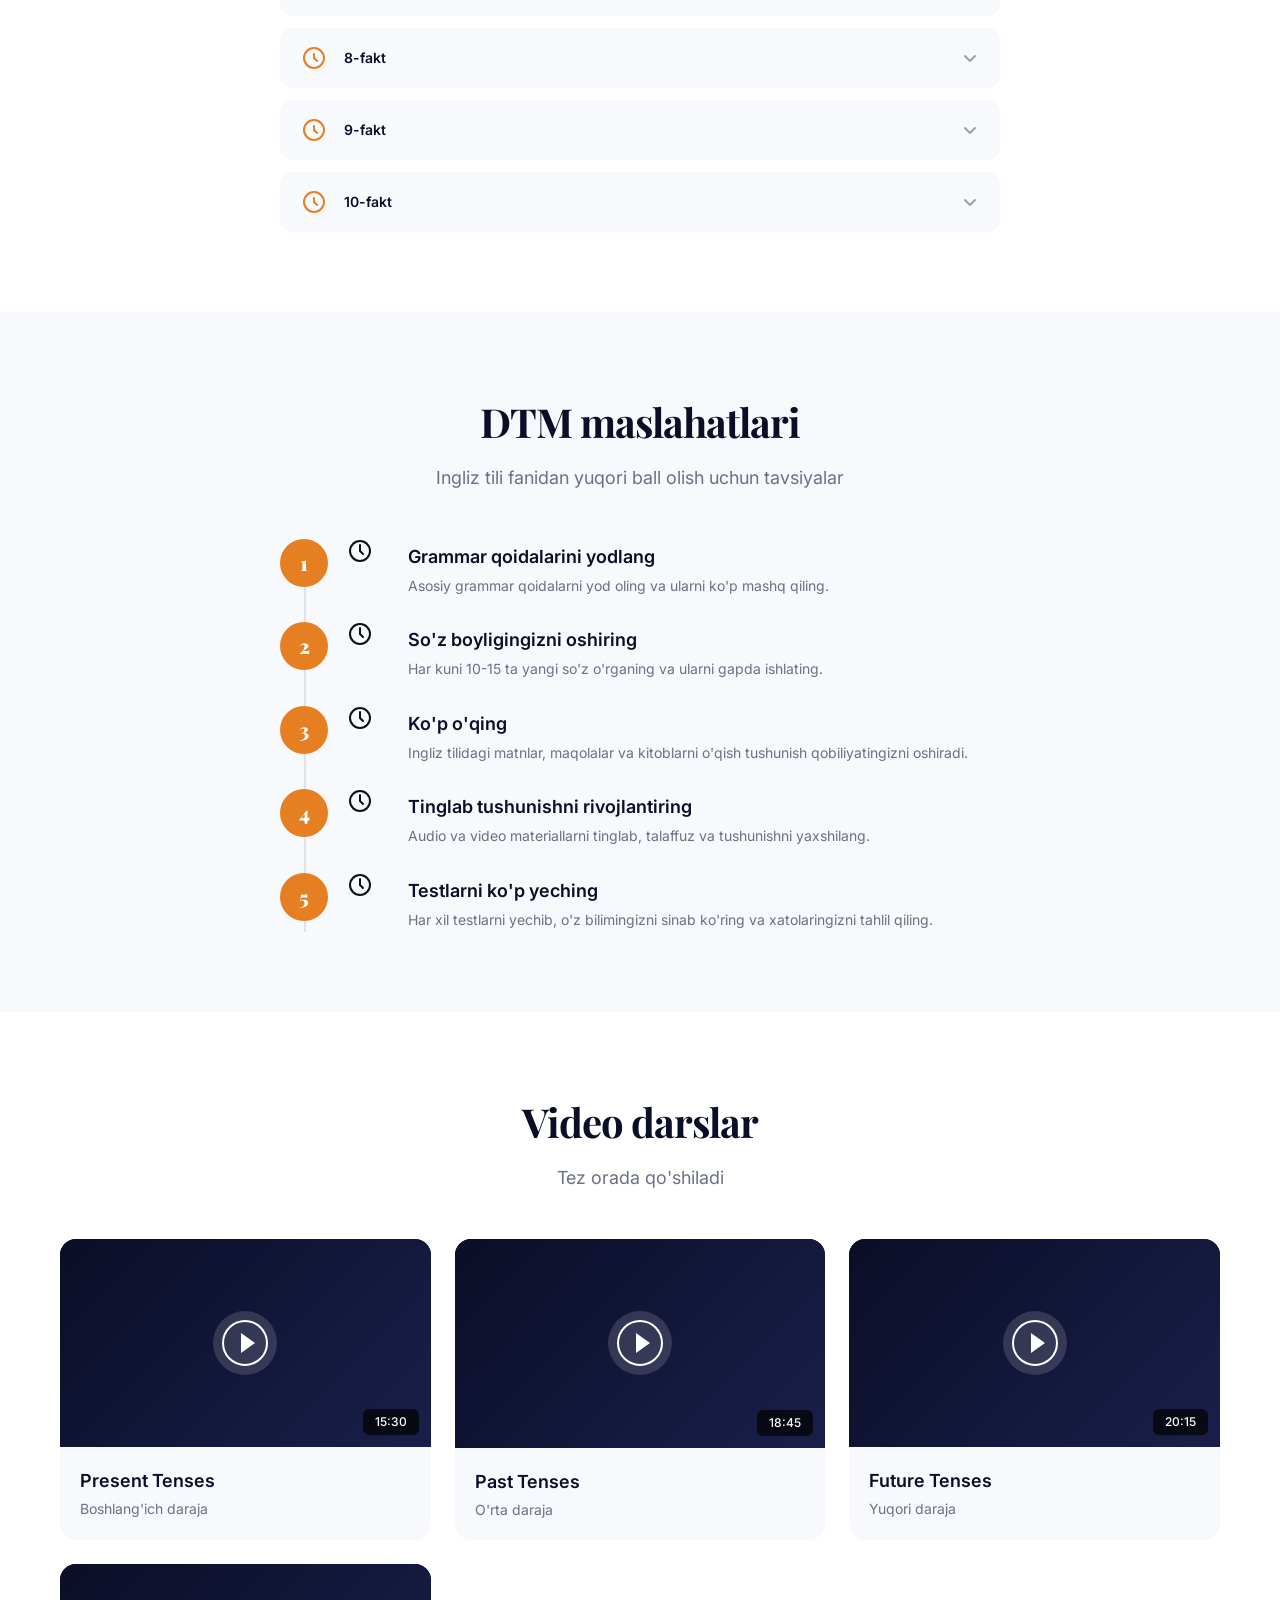
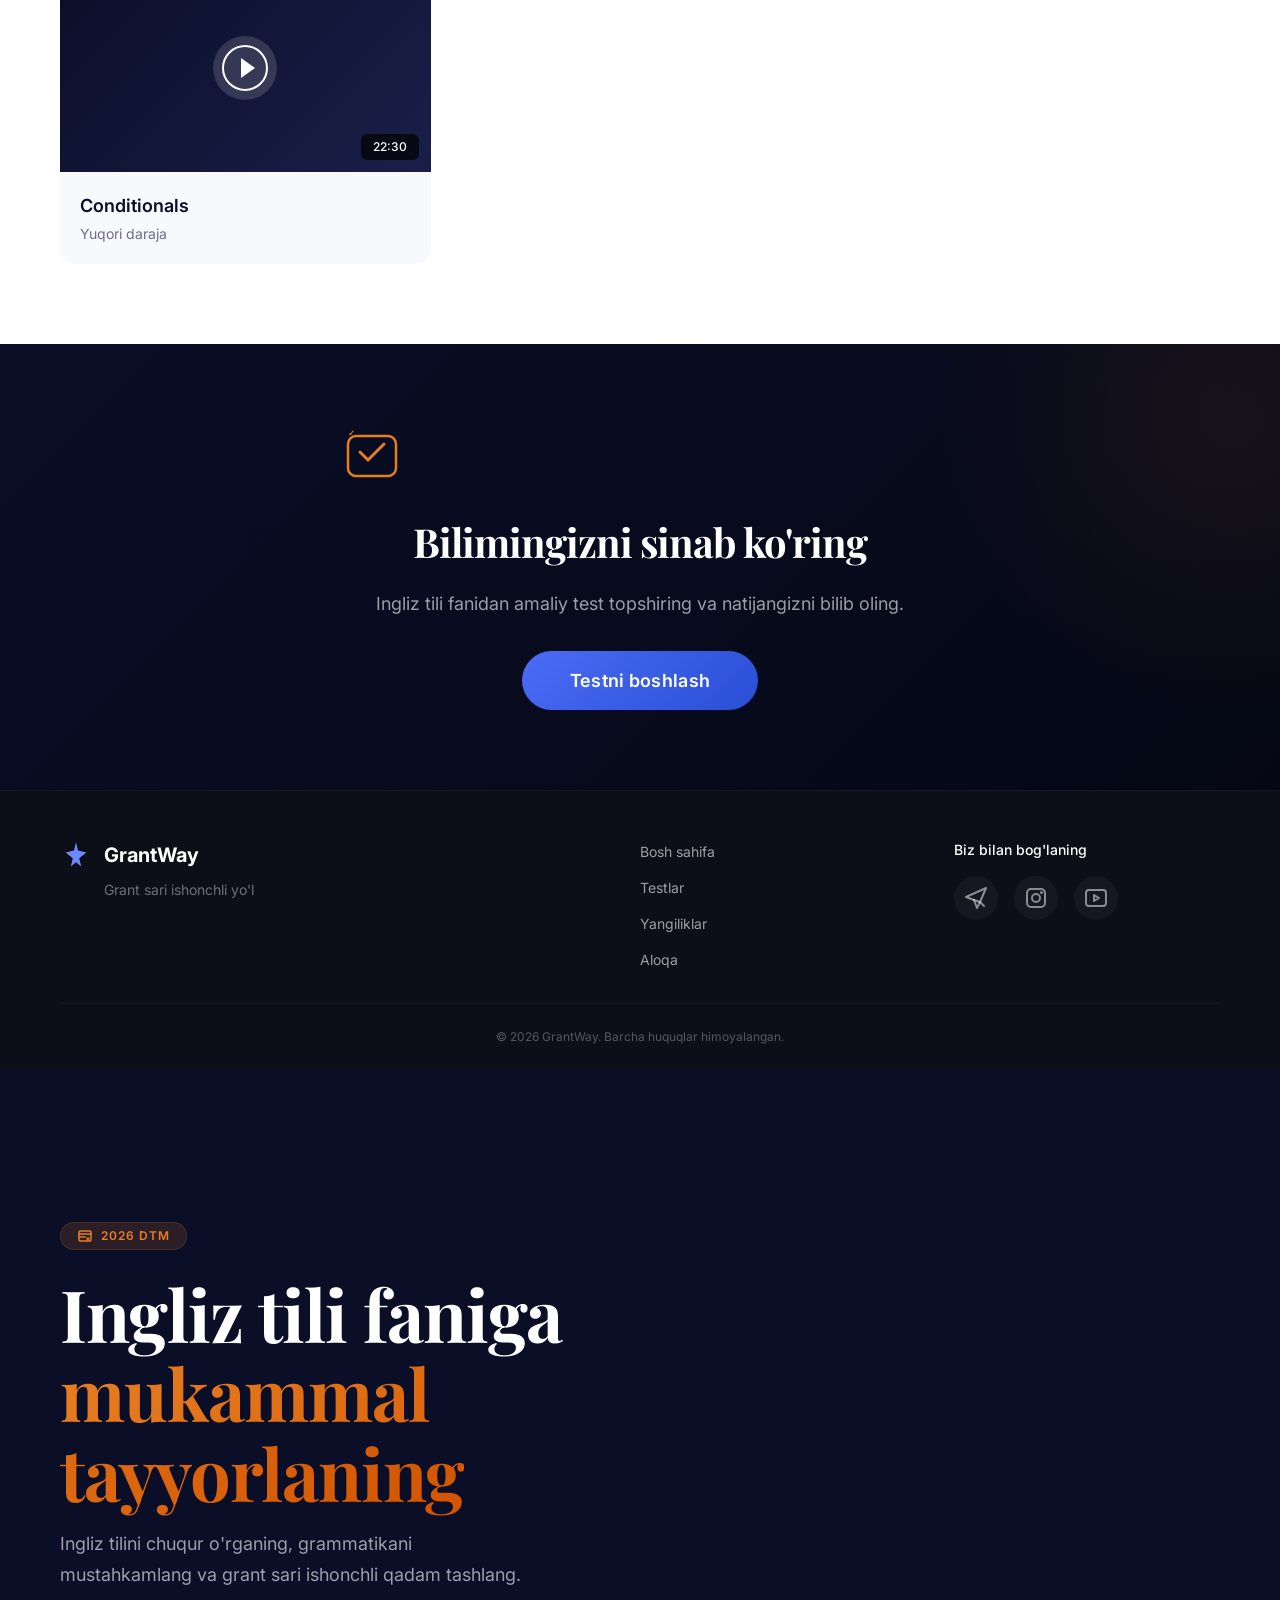
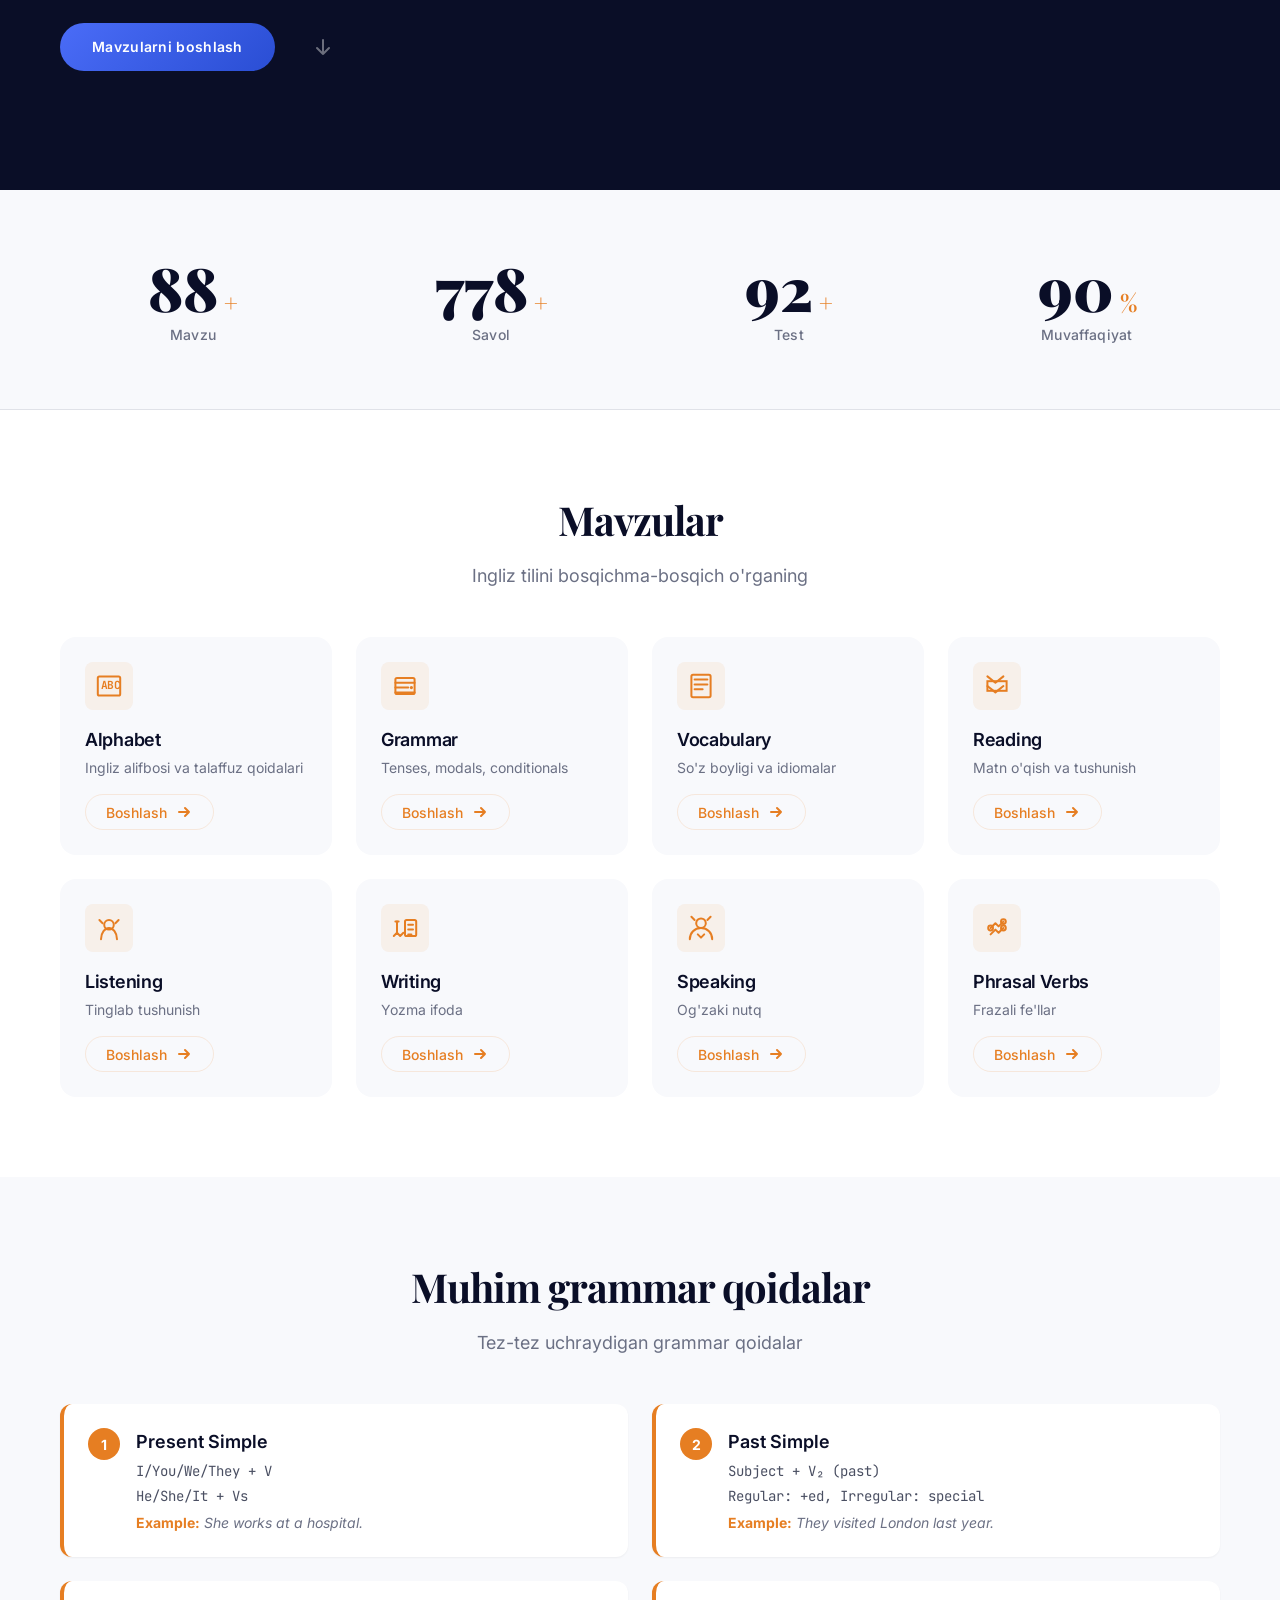
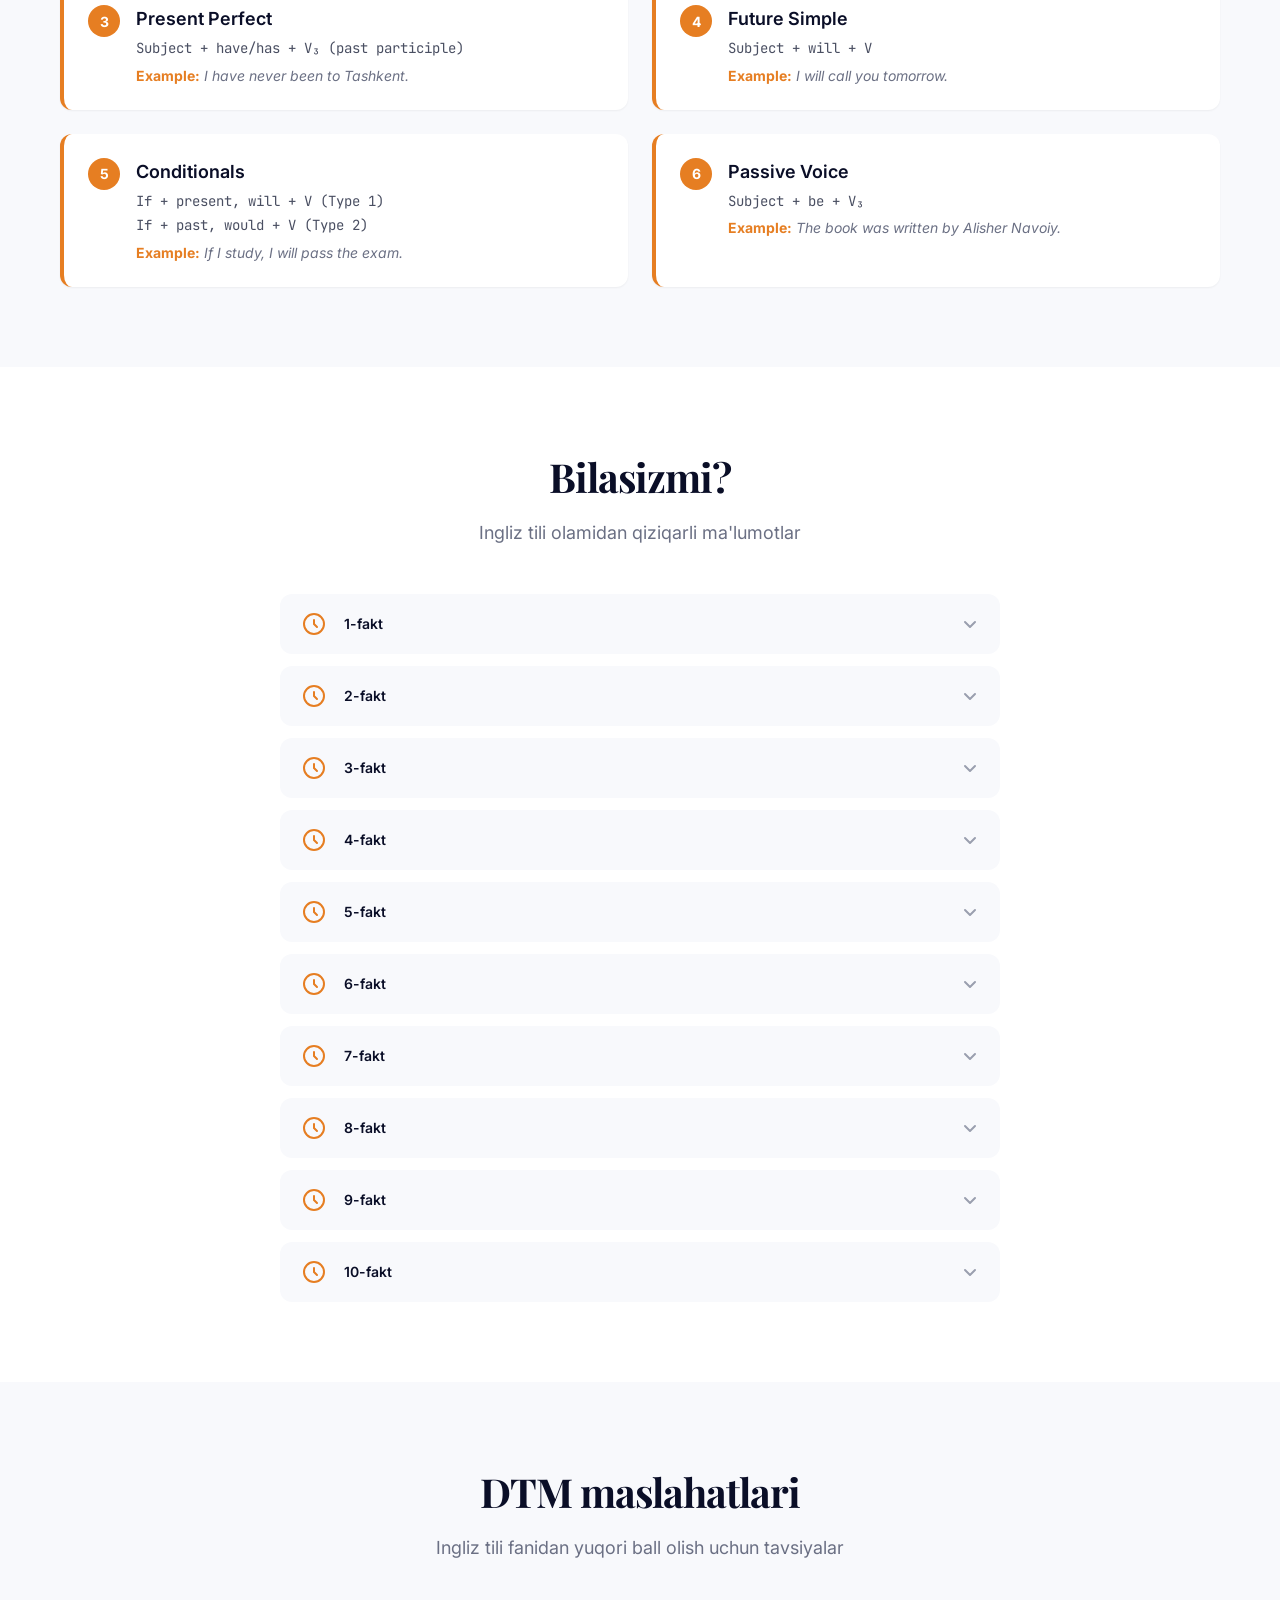
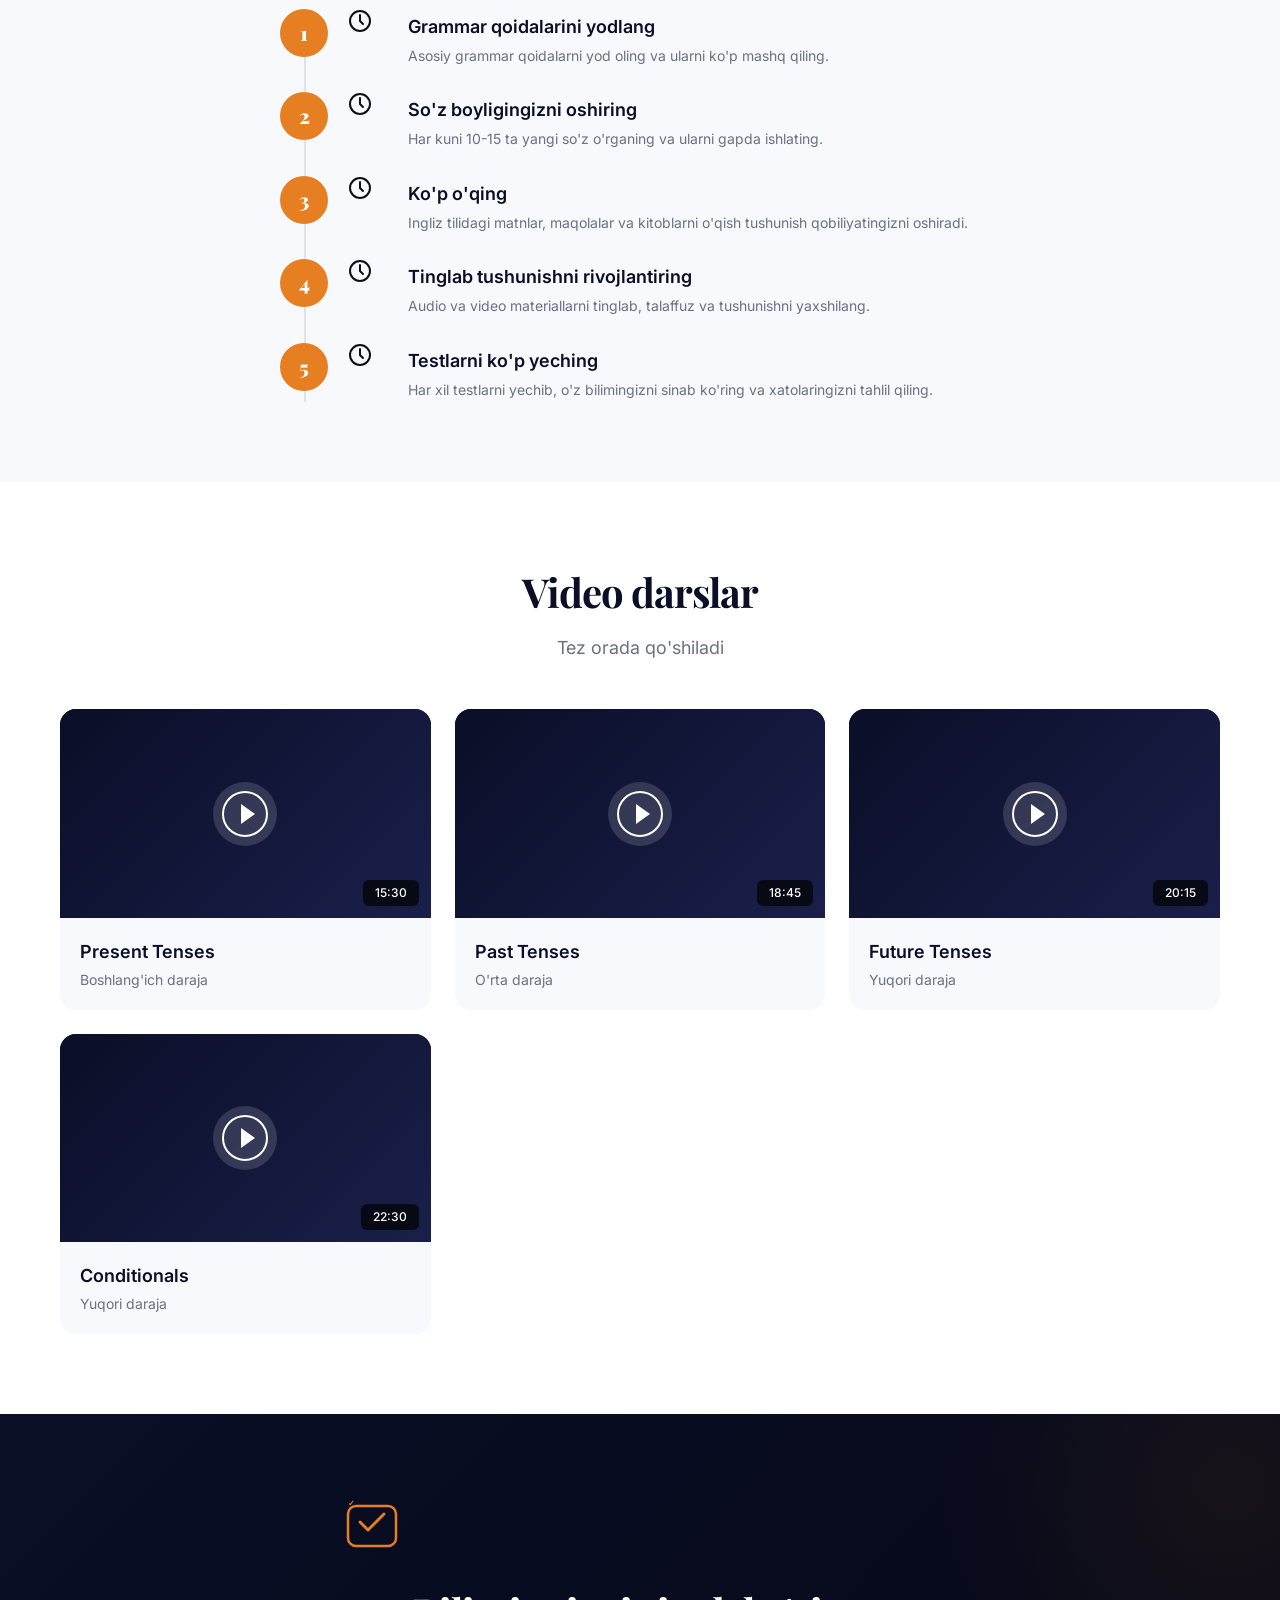
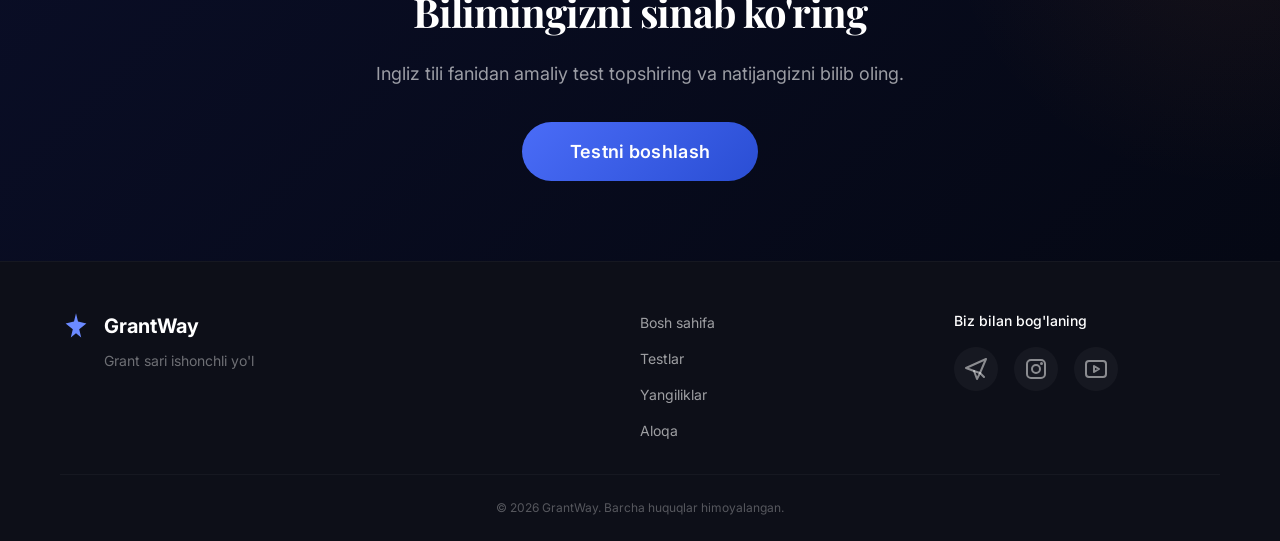
<file: grantway/pages/ingliz.html>
<!DOCTYPE html>
<html lang="uz">
<head>
    <!-- Meta ma'lumotlar -->
    <meta charset="UTF-8" />
    <meta name="viewport" content="width=device-width, initial-scale=1.0" />
    <meta name="description" content="GrantWay - Ingliz tili faniga mukammal tayyorlaning. Grammar, vocabulary, reading va DTM maslahatlari." />
    <meta name="theme-color" content="#0a0e27" />
    
    <!-- Favicon -->
    <link rel="icon" type="image/svg+xml" href="../assets/icons/favicon.svg" />
    <link rel="apple-touch-icon" href="../assets/icons/apple-touch-icon.png" />
    
    <!-- Fontlar -->
    <link rel="preconnect" href="https://fonts.googleapis.com" />
    <link rel="preconnect" href="https://fonts.gstatic.com" crossorigin />
    <link href="https://fonts.googleapis.com/css2?family=Inter:ital,wght@0,300;0,400;0,500;0,600;0,700;0,800;0,900;1,400&family=Playfair+Display:ital,wght@0,700;0,800;0,900;1,700&family=JetBrains+Mono:wght@400;600;700&display=swap" rel="stylesheet" />
    
    <!-- CSS -->
    <link rel="stylesheet" href="../style.css" />
    <link rel="stylesheet" href="../pages/pages.css" />
    
    <title>GrantWay - Ingliz tili | Grant sari ishonchli yo'l</title>
</head>
<body>
    <!-- ============================================ -->
    <!-- HEADER: Bosh sahifadagi header bilan bir xil -->
    <!-- ============================================ -->
    <header class="header" role="banner" aria-label="Sayt sarlavhasi">
        <div class="header__background" aria-hidden="true"></div>
        <div class="header__overlay" aria-hidden="true"></div>
        
        <div class="container header__container">
            <!-- Logo -->
            <a href="../index.html" class="header__logo" aria-label="GrantWay bosh sahifa">
                <svg class="header__logo-icon" width="40" height="40" viewBox="0 0 40 40" fill="none" xmlns="http://www.w3.org/2000/svg" aria-hidden="true">
                    <path d="M20 4L22.5 14.5L33 17L24 24L26.5 34.5L20 29L13.5 34.5L16 24L7 17L17.5 14.5L20 4Z" fill="currentColor" />
                    <path d="M20 8L21.8 15.6L29.6 17.4L23.4 22.6L25.2 30.2L20 26.6L14.8 30.2L16.6 22.6L10.4 17.4L18.2 15.6L20 8Z" fill="white" opacity="0.3" />
                </svg>
                <span class="header__logo-text">GrantWay</span>
            </a>
            
            <!-- Navigation -->
            <nav class="header__nav" role="navigation" aria-label="Asosiy menyu">
                <ul class="header__nav-list">
                    <li class="header__nav-item">
                        <a href="../index.html" class="header__nav-link">Bosh sahifa</a>
                    </li>
                    <li class="header__nav-item">
                        <a href="../index.html#fanlar" class="header__nav-link header__nav-link--active">Fanlar</a>
                    </li>
                    <li class="header__nav-item">
                        <a href="../testlar.html" class="header__nav-link">Testlar</a>
                    </li>
                    <li class="header__nav-item">
                        <a href="../yangiliklar.html" class="header__nav-link">Yangiliklar</a>
                    </li>
                    <li class="header__nav-item">
                        <a href="../aloqa.html" class="header__nav-link">Aloqa</a>
                    </li>
                </ul>
            </nav>
            
            <!-- Burger Menu -->
            <button class="header__burger" aria-label="Menyuni ochish/yopish" aria-expanded="false" aria-controls="mobile-menu">
                <span class="header__burger-line"></span>
                <span class="header__burger-line"></span>
                <span class="header__burger-line"></span>
            </button>
        </div>
        
        <!-- Mobile Menu -->
        <div class="header__mobile" id="mobile-menu" role="navigation" aria-label="Mobil menyu" hidden>
            <ul class="header__mobile-list">
                <li class="header__mobile-item">
                    <a href="../index.html" class="header__mobile-link">Bosh sahifa</a>
                </li>
                <li class="header__mobile-item">
                    <a href="../index.html#fanlar" class="header__mobile-link header__mobile-link--active">Fanlar</a>
                </li>
                <li class="header__mobile-item">
                    <a href="../testlar.html" class="header__mobile-link">Testlar</a>
                </li>
                <li class="header__mobile-item">
                    <a href="../yangiliklar.html" class="header__mobile-link">Yangiliklar</a>
                </li>
                <li class="header__mobile-item">
                    <a href="../aloqa.html" class="header__mobile-link">Aloqa</a>
                </li>
            </ul>
        </div>
    </header>

    <!-- ============================================ -->
    <!-- MAIN: Ingliz tili sahifasi kontenti -->
    <!-- ============================================ -->
    <main class="main" role="main">
        <!-- ============================================ -->
        <!-- HERO: Ingliz tili faniga mukammal tayyorlaning -->
        <!-- ============================================ -->
        <section class="english-hero" aria-label="Ingliz tili banneri">
            <div class="english-hero__background" aria-hidden="true">
                <!-- Ingliz tili elementlari fonida -->
                <span class="english-hero__letter english-hero__letter--1">A</span>
                <span class="english-hero__letter english-hero__letter--2">B</span>
                <span class="english-hero__letter english-hero__letter--3">C</span>
                <span class="english-hero__letter english-hero__letter--4">D</span>
                <span class="english-hero__letter english-hero__letter--5">E</span>
                <span class="english-hero__letter english-hero__letter--6">F</span>
                <span class="english-hero__letter english-hero__letter--7">G</span>
                <span class="english-hero__letter english-hero__letter--8">H</span>
                <span class="english-hero__letter english-hero__letter--9">I</span>
                <span class="english-hero__letter english-hero__letter--10">J</span>
                <span class="english-hero__letter english-hero__letter--11">K</span>
                <span class="english-hero__letter english-hero__letter--12">L</span>
            </div>
            
            <div class="container english-hero__container">
                <div class="english-hero__content">
                    <div class="english-hero__badge">
                        <svg width="16" height="16" viewBox="0 0 16 16" fill="none" xmlns="http://www.w3.org/2000/svg" aria-hidden="true">
                            <rect x="2" y="3" width="12" height="10" rx="1" stroke="currentColor" stroke-width="1.5" />
                            <path d="M2 6H14M2 9H8" stroke="currentColor" stroke-width="1.5" stroke-linecap="round" />
                            <path d="M10 10L12 12M12 10L10 12" stroke="currentColor" stroke-width="1.5" stroke-linecap="round" />
                        </svg>
                        <span>2026 DTM</span>
                    </div>
                    
                    <h1 class="english-hero__title">
                        Ingliz tili faniga <br />
                        <span class="english-hero__title-highlight">mukammal tayyorlaning</span>
                    </h1>
                    
                    <p class="english-hero__description">
                        Ingliz tilini chuqur o'rganing, grammatikani mustahkamlang va grant sari ishonchli qadam tashlang.
                    </p>
                    
                    <div class="english-hero__actions">
                        <a href="#topics" class="english-hero__cta cta-button">
                            <span class="cta-button__text">Mavzularni boshlash</span>
                            <span class="cta-button__ripple" aria-hidden="true"></span>
                        </a>
                        <a href="#statistics" class="english-hero__scroll" aria-label="Pastga scroll">
                            <svg width="24" height="24" viewBox="0 0 24 24" fill="none" xmlns="http://www.w3.org/2000/svg" aria-hidden="true">
                                <path d="M12 5V19M12 19L6 13M12 19L18 13" stroke="currentColor" stroke-width="2" stroke-linecap="round" stroke-linejoin="round" />
                            </svg>
                        </a>
                    </div>
                </div>
            </div>
        </section>

        <!-- ============================================ -->
        <!-- STATISTIKA: Animated Counter -->
        <!-- ============================================ -->
        <section class="english-statistics" id="statistics" aria-label="Ingliz tili statistikasi">
            <div class="container">
                <div class="english-statistics__grid">
                    <div class="english-statistic-item">
                        <span class="english-statistic-item__number" data-count="90" data-duration="2000">0</span>
                        <span class="english-statistic-item__suffix">+</span>
                        <span class="english-statistic-item__label">Mavzu</span>
                    </div>
                    <div class="english-statistic-item">
                        <span class="english-statistic-item__number" data-count="800" data-duration="2000">0</span>
                        <span class="english-statistic-item__suffix">+</span>
                        <span class="english-statistic-item__label">Savol</span>
                    </div>
                    <div class="english-statistic-item">
                        <span class="english-statistic-item__number" data-count="95" data-duration="2000">0</span>
                        <span class="english-statistic-item__suffix">+</span>
                        <span class="english-statistic-item__label">Test</span>
                    </div>
                    <div class="english-statistic-item">
                        <span class="english-statistic-item__number" data-count="93" data-duration="2000">0</span>
                        <span class="english-statistic-item__suffix">%</span>
                        <span class="english-statistic-item__label">Muvaffaqiyat</span>
                    </div>
                </div>
            </div>
        </section>

        <!-- ============================================ -->
        <!-- MAVZULAR: Ingliz tili mavzulari -->
        <!-- ============================================ -->
        <section class="english-topics" id="topics" aria-label="Ingliz tili mavzulari">
            <div class="container">
                <div class="english-topics__header">
                    <h2 class="english-topics__title">Mavzular</h2>
                    <p class="english-topics__subtitle">Ingliz tilini bosqichma-bosqich o'rganing</p>
                </div>
                
                <div class="english-topics__grid">
                    <!-- Alphabet -->
                    <article class="english-topic-card" data-topic="alphabet">
                        <div class="english-topic-card__icon-wrapper">
                            <svg class="english-topic-card__icon" width="40" height="40" viewBox="0 0 40 40" fill="none" xmlns="http://www.w3.org/2000/svg" aria-hidden="true">
                                <rect x="6" y="8" width="28" height="24" rx="2" stroke="currentColor" stroke-width="2.5" />
                                <text x="10" y="24" font-family="JetBrains Mono" font-size="14" font-weight="700" fill="currentColor">A</text>
                                <text x="18" y="24" font-family="JetBrains Mono" font-size="14" font-weight="700" fill="currentColor">B</text>
                                <text x="26" y="24" font-family="JetBrains Mono" font-size="14" font-weight="700" fill="currentColor">C</text>
                            </svg>
                        </div>
                        <h3 class="english-topic-card__title">Alphabet</h3>
                        <p class="english-topic-card__description">Ingliz alifbosi va talaffuz qoidalari</p>
                        <button class="english-topic-card__button" aria-label="Alphabet mavzusini boshlash">
                            <span>Boshlash</span>
                            <svg width="18" height="18" viewBox="0 0 18 18" fill="none" xmlns="http://www.w3.org/2000/svg" aria-hidden="true">
                                <path d="M4 9H14M14 9L10 5M14 9L10 13" stroke="currentColor" stroke-width="2" stroke-linecap="round" stroke-linejoin="round" />
                            </svg>
                        </button>
                    </article>

                    <!-- Grammar -->
                    <article class="english-topic-card" data-topic="grammar">
                        <div class="english-topic-card__icon-wrapper">
                            <svg class="english-topic-card__icon" width="40" height="40" viewBox="0 0 40 40" fill="none" xmlns="http://www.w3.org/2000/svg" aria-hidden="true">
                                <rect x="8" y="10" width="24" height="20" rx="2" stroke="currentColor" stroke-width="2.5" />
                                <path d="M8 16L32 16M8 22L24 22M8 28L32 28" stroke="currentColor" stroke-width="2.5" stroke-linecap="round" />
                                <circle cx="28" cy="22" r="2" fill="currentColor" />
                            </svg>
                        </div>
                        <h3 class="english-topic-card__title">Grammar</h3>
                        <p class="english-topic-card__description">Tenses, modals, conditionals</p>
                        <button class="english-topic-card__button" aria-label="Grammar mavzusini boshlash">
                            <span>Boshlash</span>
                            <svg width="18" height="18" viewBox="0 0 18 18" fill="none" xmlns="http://www.w3.org/2000/svg" aria-hidden="true">
                                <path d="M4 9H14M14 9L10 5M14 9L10 13" stroke="currentColor" stroke-width="2" stroke-linecap="round" stroke-linejoin="round" />
                            </svg>
                        </button>
                    </article>

                    <!-- Vocabulary -->
                    <article class="english-topic-card" data-topic="vocabulary">
                        <div class="english-topic-card__icon-wrapper">
                            <svg class="english-topic-card__icon" width="40" height="40" viewBox="0 0 40 40" fill="none" xmlns="http://www.w3.org/2000/svg" aria-hidden="true">
                                <rect x="8" y="6" width="24" height="28" rx="2" stroke="currentColor" stroke-width="2.5" />
                                <line x1="12" y1="12" x2="28" y2="12" stroke="currentColor" stroke-width="2.5" stroke-linecap="round" />
                                <line x1="12" y1="18" x2="28" y2="18" stroke="currentColor" stroke-width="2.5" stroke-linecap="round" />
                                <line x1="12" y1="24" x2="22" y2="24" stroke="currentColor" stroke-width="2.5" stroke-linecap="round" />
                            </svg>
                        </div>
                        <h3 class="english-topic-card__title">Vocabulary</h3>
                        <p class="english-topic-card__description">So'z boyligi va idiomalar</p>
                        <button class="english-topic-card__button" aria-label="Vocabulary mavzusini boshlash">
                            <span>Boshlash</span>
                            <svg width="18" height="18" viewBox="0 0 18 18" fill="none" xmlns="http://www.w3.org/2000/svg" aria-hidden="true">
                                <path d="M4 9H14M14 9L10 5M14 9L10 13" stroke="currentColor" stroke-width="2" stroke-linecap="round" stroke-linejoin="round" />
                            </svg>
                        </button>
                    </article>

                    <!-- Reading -->
                    <article class="english-topic-card" data-topic="reading">
                        <div class="english-topic-card__icon-wrapper">
                            <svg class="english-topic-card__icon" width="40" height="40" viewBox="0 0 40 40" fill="none" xmlns="http://www.w3.org/2000/svg" aria-hidden="true">
                                <path d="M8 8L18 16L28 8" stroke="currentColor" stroke-width="2.5" stroke-linecap="round" stroke-linejoin="round" />
                                <path d="M8 20L18 28L28 20" stroke="currentColor" stroke-width="2.5" stroke-linecap="round" stroke-linejoin="round" />
                                <rect x="8" y="14" width="24" height="12" stroke="currentColor" stroke-width="2.5" />
                            </svg>
                        </div>
                        <h3 class="english-topic-card__title">Reading</h3>
                        <p class="english-topic-card__description">Matn o'qish va tushunish</p>
                        <button class="english-topic-card__button" aria-label="Reading mavzusini boshlash">
                            <span>Boshlash</span>
                            <svg width="18" height="18" viewBox="0 0 18 18" fill="none" xmlns="http://www.w3.org/2000/svg" aria-hidden="true">
                                <path d="M4 9H14M14 9L10 5M14 9L10 13" stroke="currentColor" stroke-width="2" stroke-linecap="round" stroke-linejoin="round" />
                            </svg>
                        </button>
                    </article>

                    <!-- Listening -->
                    <article class="english-topic-card" data-topic="listening">
                        <div class="english-topic-card__icon-wrapper">
                            <svg class="english-topic-card__icon" width="40" height="40" viewBox="0 0 40 40" fill="none" xmlns="http://www.w3.org/2000/svg" aria-hidden="true">
                                <circle cx="20" cy="16" r="6" stroke="currentColor" stroke-width="2.5" />
                                <path d="M10 34C10 26 15 20 20 20C25 20 30 26 30 34" stroke="currentColor" stroke-width="2.5" stroke-linecap="round" />
                                <path d="M8 10L12 14M32 10L28 14" stroke="currentColor" stroke-width="2.5" stroke-linecap="round" />
                            </svg>
                        </div>
                        <h3 class="english-topic-card__title">Listening</h3>
                        <p class="english-topic-card__description">Tinglab tushunish</p>
                        <button class="english-topic-card__button" aria-label="Listening mavzusini boshlash">
                            <span>Boshlash</span>
                            <svg width="18" height="18" viewBox="0 0 18 18" fill="none" xmlns="http://www.w3.org/2000/svg" aria-hidden="true">
                                <path d="M4 9H14M14 9L10 5M14 9L10 13" stroke="currentColor" stroke-width="2" stroke-linecap="round" stroke-linejoin="round" />
                            </svg>
                        </button>
                    </article>

                    <!-- Writing -->
                    <article class="english-topic-card" data-topic="writing">
                        <div class="english-topic-card__icon-wrapper">
                            <svg class="english-topic-card__icon" width="40" height="40" viewBox="0 0 40 40" fill="none" xmlns="http://www.w3.org/2000/svg" aria-hidden="true">
                                <path d="M6 30L10 26L14 30L18 26" stroke="currentColor" stroke-width="2.5" stroke-linecap="round" stroke-linejoin="round" />
                                <path d="M10 26V12" stroke="currentColor" stroke-width="2.5" stroke-linecap="round" />
                                <path d="M8 12H12" stroke="currentColor" stroke-width="2.5" stroke-linecap="round" />
                                <rect x="20" y="10" width="14" height="20" rx="2" stroke="currentColor" stroke-width="2.5" />
                                <line x1="24" y1="16" x2="30" y2="16" stroke="currentColor" stroke-width="2.5" stroke-linecap="round" />
                                <line x1="24" y1="22" x2="30" y2="22" stroke="currentColor" stroke-width="2.5" stroke-linecap="round" />
                                <line x1="24" y1="28" x2="28" y2="28" stroke="currentColor" stroke-width="2.5" stroke-linecap="round" />
                            </svg>
                        </div>
                        <h3 class="english-topic-card__title">Writing</h3>
                        <p class="english-topic-card__description">Yozma ifoda</p>
                        <button class="english-topic-card__button" aria-label="Writing mavzusini boshlash">
                            <span>Boshlash</span>
                            <svg width="18" height="18" viewBox="0 0 18 18" fill="none" xmlns="http://www.w3.org/2000/svg" aria-hidden="true">
                                <path d="M4 9H14M14 9L10 5M14 9L10 13" stroke="currentColor" stroke-width="2" stroke-linecap="round" stroke-linejoin="round" />
                            </svg>
                        </button>
                    </article>

                    <!-- Speaking -->
                    <article class="english-topic-card" data-topic="speaking">
                        <div class="english-topic-card__icon-wrapper">
                            <svg class="english-topic-card__icon" width="40" height="40" viewBox="0 0 40 40" fill="none" xmlns="http://www.w3.org/2000/svg" aria-hidden="true">
                                <circle cx="20" cy="14" r="6" stroke="currentColor" stroke-width="2.5" />
                                <path d="M6 34C6 26 12 20 20 20C28 20 34 26 34 34" stroke="currentColor" stroke-width="2.5" stroke-linecap="round" />
                                <path d="M12 10L8 6M28 10L32 6" stroke="currentColor" stroke-width="2.5" stroke-linecap="round" />
                                <path d="M16 28L20 32L24 28" stroke="currentColor" stroke-width="2.5" stroke-linecap="round" stroke-linejoin="round" />
                            </svg>
                        </div>
                        <h3 class="english-topic-card__title">Speaking</h3>
                        <p class="english-topic-card__description">Og'zaki nutq</p>
                        <button class="english-topic-card__button" aria-label="Speaking mavzusini boshlash">
                            <span>Boshlash</span>
                            <svg width="18" height="18" viewBox="0 0 18 18" fill="none" xmlns="http://www.w3.org/2000/svg" aria-hidden="true">
                                <path d="M4 9H14M14 9L10 5M14 9L10 13" stroke="currentColor" stroke-width="2" stroke-linecap="round" stroke-linejoin="round" />
                            </svg>
                        </button>
                    </article>

                    <!-- Phrasal Verbs -->
                    <article class="english-topic-card" data-topic="phrasal-verbs">
                        <div class="english-topic-card__icon-wrapper">
                            <svg class="english-topic-card__icon" width="40" height="40" viewBox="0 0 40 40" fill="none" xmlns="http://www.w3.org/2000/svg" aria-hidden="true">
                                <path d="M12 20L18 14L22 18L28 12" stroke="currentColor" stroke-width="2.5" stroke-linecap="round" stroke-linejoin="round" />
                                <path d="M12 28L18 22L22 26L28 20" stroke="currentColor" stroke-width="2.5" stroke-linecap="round" stroke-linejoin="round" />
                                <circle cx="12" cy="20" r="3" stroke="currentColor" stroke-width="2.5" />
                                <circle cx="28" cy="12" r="3" stroke="currentColor" stroke-width="2.5" />
                                <circle cx="28" cy="20" r="3" stroke="currentColor" stroke-width="2.5" />
                            </svg>
                        </div>
                        <h3 class="english-topic-card__title">Phrasal Verbs</h3>
                        <p class="english-topic-card__description">Frazali fe'llar</p>
                        <button class="english-topic-card__button" aria-label="Phrasal Verbs mavzusini boshlash">
                            <span>Boshlash</span>
                            <svg width="18" height="18" viewBox="0 0 18 18" fill="none" xmlns="http://www.w3.org/2000/svg" aria-hidden="true">
                                <path d="M4 9H14M14 9L10 5M14 9L10 13" stroke="currentColor" stroke-width="2" stroke-linecap="round" stroke-linejoin="round" />
                            </svg>
                        </button>
                    </article>
                </div>
            </div>
        </section>

        <!-- ============================================ -->
        <!-- MUHIM GRAMMAR QOIDALARI -->
        <!-- ============================================ -->
        <section class="english-rules" id="rules" aria-label="Muhim grammar qoidalar">
            <div class="container">
                <div class="english-rules__header">
                    <h2 class="english-rules__title">Muhim grammar qoidalar</h2>
                    <p class="english-rules__subtitle">Tez-tez uchraydigan grammar qoidalar</p>
                </div>
                
                <div class="english-rules__grid">
                    <!-- Qoida 1 -->
                    <div class="english-rule-card">
                        <div class="english-rule-card__number" aria-hidden="true">1</div>
                        <div class="english-rule-card__content">
                            <h3 class="english-rule-card__title">Present Simple</h3>
                            <p class="english-rule-card__rule">I/You/We/They + V<br />He/She/It + Vs</p>
                            <p class="english-rule-card__example"><strong>Example:</strong> She works at a hospital.</p>
                        </div>
                    </div>

                    <!-- Qoida 2 -->
                    <div class="english-rule-card">
                        <div class="english-rule-card__number" aria-hidden="true">2</div>
                        <div class="english-rule-card__content">
                            <h3 class="english-rule-card__title">Past Simple</h3>
                            <p class="english-rule-card__rule">Subject + V₂ (past)<br />Regular: +ed, Irregular: special</p>
                            <p class="english-rule-card__example"><strong>Example:</strong> They visited London last year.</p>
                        </div>
                    </div>

                    <!-- Qoida 3 -->
                    <div class="english-rule-card">
                        <div class="english-rule-card__number" aria-hidden="true">3</div>
                        <div class="english-rule-card__content">
                            <h3 class="english-rule-card__title">Present Perfect</h3>
                            <p class="english-rule-card__rule">Subject + have/has + V₃ (past participle)</p>
                            <p class="english-rule-card__example"><strong>Example:</strong> I have never been to Tashkent.</p>
                        </div>
                    </div>

                    <!-- Qoida 4 -->
                    <div class="english-rule-card">
                        <div class="english-rule-card__number" aria-hidden="true">4</div>
                        <div class="english-rule-card__content">
                            <h3 class="english-rule-card__title">Future Simple</h3>
                            <p class="english-rule-card__rule">Subject + will + V</p>
                            <p class="english-rule-card__example"><strong>Example:</strong> I will call you tomorrow.</p>
                        </div>
                    </div>

                    <!-- Qoida 5 -->
                    <div class="english-rule-card">
                        <div class="english-rule-card__number" aria-hidden="true">5</div>
                        <div class="english-rule-card__content">
                            <h3 class="english-rule-card__title">Conditionals</h3>
                            <p class="english-rule-card__rule">If + present, will + V (Type 1)<br />If + past, would + V (Type 2)</p>
                            <p class="english-rule-card__example"><strong>Example:</strong> If I study, I will pass the exam.</p>
                        </div>
                    </div>

                    <!-- Qoida 6 -->
                    <div class="english-rule-card">
                        <div class="english-rule-card__number" aria-hidden="true">6</div>
                        <div class="english-rule-card__content">
                            <h3 class="english-rule-card__title">Passive Voice</h3>
                            <p class="english-rule-card__rule">Subject + be + V₃</p>
                            <p class="english-rule-card__example"><strong>Example:</strong> The book was written by Alisher Navoiy.</p>
                        </div>
                    </div>
                </div>
            </div>
        </section>

        <!-- ============================================ -->
        <!-- BILASIZMI: Ingliz tili faktlari -->
        <!-- ============================================ -->
        <section class="english-facts" aria-label="Ingliz tili haqida qiziqarli faktlar">
            <div class="container">
                <div class="english-facts__header">
                    <h2 class="english-facts__title">Bilasizmi?</h2>
                    <p class="english-facts__subtitle">Ingliz tili olamidan qiziqarli ma'lumotlar</p>
                </div>
                
                <div class="english-facts__accordion">
                    <!-- Fakt 1 -->
                    <div class="english-fact-item" role="listitem">
                        <button class="english-fact-item__trigger" aria-expanded="false" aria-controls="english-fact-1">
                            <span class="english-fact-item__icon" aria-hidden="true">
                                <svg width="24" height="24" viewBox="0 0 24 24" fill="none" xmlns="http://www.w3.org/2000/svg">
                                    <circle cx="12" cy="12" r="10" stroke="currentColor" stroke-width="2" />
                                    <path d="M12 8V12L15 15" stroke="currentColor" stroke-width="2" stroke-linecap="round" />
                                </svg>
                            </span>
                            <span class="english-fact-item__title">1-fakt</span>
                            <span class="english-fact-item__arrow" aria-hidden="true">
                                <svg width="20" height="20" viewBox="0 0 20 20" fill="none" xmlns="http://www.w3.org/2000/svg">
                                    <path d="M5 8L10 13L15 8" stroke="currentColor" stroke-width="2" stroke-linecap="round" stroke-linejoin="round" />
                                </svg>
                            </span>
                        </button>
                        <div class="english-fact-item__content" id="english-fact-1" role="region">
                            <div class="english-fact-item__body">
                                <p>Ingliz tili dunyoda 1.5 milliardga yaqin odam tomonidan qo'llaniladi va 58 ta davlatda rasmiy til hisoblanadi.</p>
                            </div>
                        </div>
                    </div>

                    <!-- Fakt 2 -->
                    <div class="english-fact-item" role="listitem">
                        <button class="english-fact-item__trigger" aria-expanded="false" aria-controls="english-fact-2">
                            <span class="english-fact-item__icon" aria-hidden="true">
                                <svg width="24" height="24" viewBox="0 0 24 24" fill="none" xmlns="http://www.w3.org/2000/svg">
                                    <circle cx="12" cy="12" r="10" stroke="currentColor" stroke-width="2" />
                                    <path d="M12 8V12L15 15" stroke="currentColor" stroke-width="2" stroke-linecap="round" />
                                </svg>
                            </span>
                            <span class="english-fact-item__title">2-fakt</span>
                            <span class="english-fact-item__arrow" aria-hidden="true">
                                <svg width="20" height="20" viewBox="0 0 20 20" fill="none" xmlns="http://www.w3.org/2000/svg">
                                    <path d="M5 8L10 13L15 8" stroke="currentColor" stroke-width="2" stroke-linecap="round" stroke-linejoin="round" />
                                </svg>
                            </span>
                        </button>
                        <div class="english-fact-item__content" id="english-fact-2" role="region">
                            <div class="english-fact-item__body">
                                <p>Ingliz tilida 26 ta harf mavjud. Bu alifbo lotin alifbosining kengaytirilgan versiyasidir.</p>
                            </div>
                        </div>
                    </div>

                    <!-- Fakt 3 -->
                    <div class="english-fact-item" role="listitem">
                        <button class="english-fact-item__trigger" aria-expanded="false" aria-controls="english-fact-3">
                            <span class="english-fact-item__icon" aria-hidden="true">
                                <svg width="24" height="24" viewBox="0 0 24 24" fill="none" xmlns="http://www.w3.org/2000/svg">
                                    <circle cx="12" cy="12" r="10" stroke="currentColor" stroke-width="2" />
                                    <path d="M12 8V12L15 15" stroke="currentColor" stroke-width="2" stroke-linecap="round" />
                                </svg>
                            </span>
                            <span class="english-fact-item__title">3-fakt</span>
                            <span class="english-fact-item__arrow" aria-hidden="true">
                                <svg width="20" height="20" viewBox="0 0 20 20" fill="none" xmlns="http://www.w3.org/2000/svg">
                                    <path d="M5 8L10 13L15 8" stroke="currentColor" stroke-width="2" stroke-linecap="round" stroke-linejoin="round" />
                                </svg>
                            </span>
                        </button>
                        <div class="english-fact-item__content" id="english-fact-3" role="region">
                            <div class="english-fact-item__body">
                                <p>Eng ko'p ishlatiladigan inglizcha so'z "the" bo'lib, u har 100 so'zda 7 marta takrorlanadi.</p>
                            </div>
                        </div>
                    </div>

                    <!-- Fakt 4 -->
                    <div class="english-fact-item" role="listitem">
                        <button class="english-fact-item__trigger" aria-expanded="false" aria-controls="english-fact-4">
                            <span class="english-fact-item__icon" aria-hidden="true">
                                <svg width="24" height="24" viewBox="0 0 24 24" fill="none" xmlns="http://www.w3.org/2000/svg">
                                    <circle cx="12" cy="12" r="10" stroke="currentColor" stroke-width="2" />
                                    <path d="M12 8V12L15 15" stroke="currentColor" stroke-width="2" stroke-linecap="round" />
                                </svg>
                            </span>
                            <span class="english-fact-item__title">4-fakt</span>
                            <span class="english-fact-item__arrow" aria-hidden="true">
                                <svg width="20" height="20" viewBox="0 0 20 20" fill="none" xmlns="http://www.w3.org/2000/svg">
                                    <path d="M5 8L10 13L15 8" stroke="currentColor" stroke-width="2" stroke-linecap="round" stroke-linejoin="round" />
                                </svg>
                            </span>
                        </button>
                        <div class="english-fact-item__content" id="english-fact-4" role="region">
                            <div class="english-fact-item__body">
                                <p>Ingliz tili internet tilining 52% ini tashkil qiladi va global kommunikatsiyaning asosiy vositasi hisoblanadi.</p>
                            </div>
                        </div>
                    </div>

                    <!-- Fakt 5 -->
                    <div class="english-fact-item" role="listitem">
                        <button class="english-fact-item__trigger" aria-expanded="false" aria-controls="english-fact-5">
                            <span class="english-fact-item__icon" aria-hidden="true">
                                <svg width="24" height="24" viewBox="0 0 24 24" fill="none" xmlns="http://www.w3.org/2000/svg">
                                    <circle cx="12" cy="12" r="10" stroke="currentColor" stroke-width="2" />
                                    <path d="M12 8V12L15 15" stroke="currentColor" stroke-width="2" stroke-linecap="round" />
                                </svg>
                            </span>
                            <span class="english-fact-item__title">5-fakt</span>
                            <span class="english-fact-item__arrow" aria-hidden="true">
                                <svg width="20" height="20" viewBox="0 0 20 20" fill="none" xmlns="http://www.w3.org/2000/svg">
                                    <path d="M5 8L10 13L15 8" stroke="currentColor" stroke-width="2" stroke-linecap="round" stroke-linejoin="round" />
                                </svg>
                            </span>
                        </button>
                        <div class="english-fact-item__content" id="english-fact-5" role="region">
                            <div class="english-fact-item__body">
                                <p>Shakespeare 1500 dan ortiq yangi so'zlarni ingliz tiliga kiritgan, jumladan "bedroom", "fashion" va "gossip".</p>
                            </div>
                        </div>
                    </div>

                    <!-- Fakt 6 -->
                    <div class="english-fact-item" role="listitem">
                        <button class="english-fact-item__trigger" aria-expanded="false" aria-controls="english-fact-6">
                            <span class="english-fact-item__icon" aria-hidden="true">
                                <svg width="24" height="24" viewBox="0 0 24 24" fill="none" xmlns="http://www.w3.org/2000/svg">
                                    <circle cx="12" cy="12" r="10" stroke="currentColor" stroke-width="2" />
                                    <path d="M12 8V12L15 15" stroke="currentColor" stroke-width="2" stroke-linecap="round" />
                                </svg>
                            </span>
                            <span class="english-fact-item__title">6-fakt</span>
                            <span class="english-fact-item__arrow" aria-hidden="true">
                                <svg width="20" height="20" viewBox="0 0 20 20" fill="none" xmlns="http://www.w3.org/2000/svg">
                                    <path d="M5 8L10 13L15 8" stroke="currentColor" stroke-width="2" stroke-linecap="round" stroke-linejoin="round" />
                                </svg>
                            </span>
                        </button>
                        <div class="english-fact-item__content" id="english-fact-6" role="region">
                            <div class="english-fact-item__body">
                                <p>"The quick brown fox jumps over the lazy dog" jumlasi ingliz alifbosidagi barcha 26 harfni o'z ichiga olgan eng mashhur pangramma.</p>
                            </div>
                        </div>
                    </div>

                    <!-- Fakt 7 -->
                    <div class="english-fact-item" role="listitem">
                        <button class="english-fact-item__trigger" aria-expanded="false" aria-controls="english-fact-7">
                            <span class="english-fact-item__icon" aria-hidden="true">
                                <svg width="24" height="24" viewBox="0 0 24 24" fill="none" xmlns="http://www.w3.org/2000/svg">
                                    <circle cx="12" cy="12" r="10" stroke="currentColor" stroke-width="2" />
                                    <path d="M12 8V12L15 15" stroke="currentColor" stroke-width="2" stroke-linecap="round" />
                                </svg>
                            </span>
                            <span class="english-fact-item__title">7-fakt</span>
                            <span class="english-fact-item__arrow" aria-hidden="true">
                                <svg width="20" height="20" viewBox="0 0 20 20" fill="none" xmlns="http://www.w3.org/2000/svg">
                                    <path d="M5 8L10 13L15 8" stroke="currentColor" stroke-width="2" stroke-linecap="round" stroke-linejoin="round" />
                                </svg>
                            </span>
                        </button>
                        <div class="english-fact-item__content" id="english-fact-7" role="region">
                            <div class="english-fact-item__body">
                                <p>Ingliz tili O'zbekistonda eng ko'p o'rganiladigan xorijiy til bo'lib, maktab va universitetlarda majburiy fan hisoblanadi.</p>
                            </div>
                        </div>
                    </div>

                    <!-- Fakt 8 -->
                    <div class="english-fact-item" role="listitem">
                        <button class="english-fact-item__trigger" aria-expanded="false" aria-controls="english-fact-8">
                            <span class="english-fact-item__icon" aria-hidden="true">
                                <svg width="24" height="24" viewBox="0 0 24 24" fill="none" xmlns="http://www.w3.org/2000/svg">
                                    <circle cx="12" cy="12" r="10" stroke="currentColor" stroke-width="2" />
                                    <path d="M12 8V12L15 15" stroke="currentColor" stroke-width="2" stroke-linecap="round" />
                                </svg>
                            </span>
                            <span class="english-fact-item__title">8-fakt</span>
                            <span class="english-fact-item__arrow" aria-hidden="true">
                                <svg width="20" height="20" viewBox="0 0 20 20" fill="none" xmlns="http://www.w3.org/2000/svg">
                                    <path d="M5 8L10 13L15 8" stroke="currentColor" stroke-width="2" stroke-linecap="round" stroke-linejoin="round" />
                                </svg>
                            </span>
                        </button>
                        <div class="english-fact-item__content" id="english-fact-8" role="region">
                            <div class="english-fact-item__body">
                                <p>Ingliz tilida 1,000,000 dan ortiq so'z mavjud va har yili yangi so'zlar qo'shilmoqda.</p>
                            </div>
                        </div>
                    </div>

                    <!-- Fakt 9 -->
                    <div class="english-fact-item" role="listitem">
                        <button class="english-fact-item__trigger" aria-expanded="false" aria-controls="english-fact-9">
                            <span class="english-fact-item__icon" aria-hidden="true">
                                <svg width="24" height="24" viewBox="0 0 24 24" fill="none" xmlns="http://www.w3.org/2000/svg">
                                    <circle cx="12" cy="12" r="10" stroke="currentColor" stroke-width="2" />
                                    <path d="M12 8V12L15 15" stroke="currentColor" stroke-width="2" stroke-linecap="round" />
                                </svg>
                            </span>
                            <span class="english-fact-item__title">9-fakt</span>
                            <span class="english-fact-item__arrow" aria-hidden="true">
                                <svg width="20" height="20" viewBox="0 0 20 20" fill="none" xmlns="http://www.w3.org/2000/svg">
                                    <path d="M5 8L10 13L15 8" stroke="currentColor" stroke-width="2" stroke-linecap="round" stroke-linejoin="round" />
                                </svg>
                            </span>
                        </button>
                        <div class="english-fact-item__content" id="english-fact-9" role="region">
                            <div class="english-fact-item__body">
                                <p>"Set" so'zi ingliz tilida eng ko'p ma'noga ega so'z bo'lib, 464 xil ma'noni anglatishi mumkin.</p>
                            </div>
                        </div>
                    </div>

                    <!-- Fakt 10 -->
                    <div class="english-fact-item" role="listitem">
                        <button class="english-fact-item__trigger" aria-expanded="false" aria-controls="english-fact-10">
                            <span class="english-fact-item__icon" aria-hidden="true">
                                <svg width="24" height="24" viewBox="0 0 24 24" fill="none" xmlns="http://www.w3.org/2000/svg">
                                    <circle cx="12" cy="12" r="10" stroke="currentColor" stroke-width="2" />
                                    <path d="M12 8V12L15 15" stroke="currentColor" stroke-width="2" stroke-linecap="round" />
                                </svg>
                            </span>
                            <span class="english-fact-item__title">10-fakt</span>
                            <span class="english-fact-item__arrow" aria-hidden="true">
                                <svg width="20" height="20" viewBox="0 0 20 20" fill="none" xmlns="http://www.w3.org/2000/svg">
                                    <path d="M5 8L10 13L15 8" stroke="currentColor" stroke-width="2" stroke-linecap="round" stroke-linejoin="round" />
                                </svg>
                            </span>
                        </button>
                        <div class="english-fact-item__content" id="english-fact-10" role="region">
                            <div class="english-fact-item__body">
                                <p>Ingliz tilidagi eng uzun so'z "pneumonoultramicroscopicsilicovolcanoconiosis" bo'lib, 45 harfdan iborat.</p>
                            </div>
                        </div>
                    </div>
                </div>
            </div>
        </section>

        <!-- ============================================ -->
        <!-- DTM MASLAHATLARI: Timeline -->
        <!-- ============================================ -->
        <section class="english-tips" aria-label="DTM maslahatlari">
            <div class="container">
                <div class="english-tips__header">
                    <h2 class="english-tips__title">DTM maslahatlari</h2>
                    <p class="english-tips__subtitle">Ingliz tili fanidan yuqori ball olish uchun tavsiyalar</p>
                </div>
                
                <div class="english-tips__timeline">
                    <!-- Maslahat 1 -->
                    <div class="english-tip-item">
                        <div class="english-tip-item__number" aria-hidden="true">1</div>
                        <div class="english-tip-item__icon" aria-hidden="true">
                            <svg width="24" height="24" viewBox="0 0 24 24" fill="none" xmlns="http://www.w3.org/2000/svg">
                                <path d="M12 6V12L15 15" stroke="currentColor" stroke-width="2" stroke-linecap="round" />
                                <circle cx="12" cy="12" r="10" stroke="currentColor" stroke-width="2" />
                            </svg>
                        </div>
                        <div class="english-tip-item__content">
                            <h3 class="english-tip-item__title">Grammar qoidalarini yodlang</h3>
                            <p class="english-tip-item__description">Asosiy grammar qoidalarni yod oling va ularni ko'p mashq qiling.</p>
                        </div>
                    </div>

                    <!-- Maslahat 2 -->
                    <div class="english-tip-item">
                        <div class="english-tip-item__number" aria-hidden="true">2</div>
                        <div class="english-tip-item__icon" aria-hidden="true">
                            <svg width="24" height="24" viewBox="0 0 24 24" fill="none" xmlns="http://www.w3.org/2000/svg">
                                <path d="M12 6V12L15 15" stroke="currentColor" stroke-width="2" stroke-linecap="round" />
                                <circle cx="12" cy="12" r="10" stroke="currentColor" stroke-width="2" />
                            </svg>
                        </div>
                        <div class="english-tip-item__content">
                            <h3 class="english-tip-item__title">So'z boyligingizni oshiring</h3>
                            <p class="english-tip-item__description">Har kuni 10-15 ta yangi so'z o'rganing va ularni gapda ishlating.</p>
                        </div>
                    </div>

                    <!-- Maslahat 3 -->
                    <div class="english-tip-item">
                        <div class="english-tip-item__number" aria-hidden="true">3</div>
                        <div class="english-tip-item__icon" aria-hidden="true">
                            <svg width="24" height="24" viewBox="0 0 24 24" fill="none" xmlns="http://www.w3.org/2000/svg">
                                <path d="M12 6V12L15 15" stroke="currentColor" stroke-width="2" stroke-linecap="round" />
                                <circle cx="12" cy="12" r="10" stroke="currentColor" stroke-width="2" />
                            </svg>
                        </div>
                        <div class="english-tip-item__content">
                            <h3 class="english-tip-item__title">Ko'p o'qing</h3>
                            <p class="english-tip-item__description">Ingliz tilidagi matnlar, maqolalar va kitoblarni o'qish tushunish qobiliyatingizni oshiradi.</p>
                        </div>
                    </div>

                    <!-- Maslahat 4 -->
                    <div class="english-tip-item">
                        <div class="english-tip-item__number" aria-hidden="true">4</div>
                        <div class="english-tip-item__icon" aria-hidden="true">
                            <svg width="24" height="24" viewBox="0 0 24 24" fill="none" xmlns="http://www.w3.org/2000/svg">
                                <path d="M12 6V12L15 15" stroke="currentColor" stroke-width="2" stroke-linecap="round" />
                                <circle cx="12" cy="12" r="10" stroke="currentColor" stroke-width="2" />
                            </svg>
                        </div>
                        <div class="english-tip-item__content">
                            <h3 class="english-tip-item__title">Tinglab tushunishni rivojlantiring</h3>
                            <p class="english-tip-item__description">Audio va video materiallarni tinglab, talaffuz va tushunishni yaxshilang.</p>
                        </div>
                    </div>

                    <!-- Maslahat 5 -->
                    <div class="english-tip-item">
                        <div class="english-tip-item__number" aria-hidden="true">5</div>
                        <div class="english-tip-item__icon" aria-hidden="true">
                            <svg width="24" height="24" viewBox="0 0 24 24" fill="none" xmlns="http://www.w3.org/2000/svg">
                                <path d="M12 6V12L15 15" stroke="currentColor" stroke-width="2" stroke-linecap="round" />
                                <circle cx="12" cy="12" r="10" stroke="currentColor" stroke-width="2" />
                            </svg>
                        </div>
                        <div class="english-tip-item__content">
                            <h3 class="english-tip-item__title">Testlarni ko'p yeching</h3>
                            <p class="english-tip-item__description">Har xil testlarni yechib, o'z bilimingizni sinab ko'ring va xatolaringizni tahlil qiling.</p>
                        </div>
                    </div>
                </div>
            </div>
        </section>

        <!-- ============================================ -->
        <!-- VIDEO DARSLAR: Placeholder -->
        <!-- ============================================ -->
        <section class="english-videos" aria-label="Video darslar">
            <div class="container">
                <div class="english-videos__header">
                    <h2 class="english-videos__title">Video darslar</h2>
                    <p class="english-videos__subtitle">Tez orada qo'shiladi</p>
                </div>
                
                <div class="english-videos__grid">
                    <!-- Video 1 -->
                    <div class="english-video-card">
                        <div class="english-video-card__thumbnail">
                            <div class="english-video-card__placeholder">
                                <span class="english-video-card__duration">15:30</span>
                            </div>
                            <button class="english-video-card__play" aria-label="Videoni ko'rish">
                                <svg width="48" height="48" viewBox="0 0 48 48" fill="none" xmlns="http://www.w3.org/2000/svg">
                                    <circle cx="24" cy="24" r="22" stroke="currentColor" stroke-width="2" />
                                    <path d="M20 14L34 24L20 34V14Z" fill="currentColor" />
                                </svg>
                            </button>
                        </div>
                        <div class="english-video-card__content">
                            <h3 class="english-video-card__title">Present Tenses</h3>
                            <p class="english-video-card__description">Boshlang'ich daraja</p>
                        </div>
                    </div>

                    <!-- Video 2 -->
                    <div class="english-video-card">
                        <div class="english-video-card__thumbnail">
                            <div class="english-video-card__placeholder">
                                <span class="english-video-card__duration">18:45</span>
                            </div>
                            <button class="english-video-card__play" aria-label="Videoni ko'rish">
                                <svg width="48" height="48" viewBox="0 0 48 48" fill="none" xmlns="http://www.w3.org/2000/svg">
                                    <circle cx="24" cy="24" r="22" stroke="currentColor" stroke-width="2" />
                                    <path d="M20 14L34 24L20 34V14Z" fill="currentColor" />
                                </svg>
                            </button>
                        </div>
                        <div class="english-video-card__content">
                            <h3 class="english-video-card__title">Past Tenses</h3>
                            <p class="english-video-card__description">O'rta daraja</p>
                        </div>
                    </div>

                    <!-- Video 3 -->
                    <div class="english-video-card">
                        <div class="english-video-card__thumbnail">
                            <div class="english-video-card__placeholder">
                                <span class="english-video-card__duration">20:15</span>
                            </div>
                            <button class="english-video-card__play" aria-label="Videoni ko'rish">
                                <svg width="48" height="48" viewBox="0 0 48 48" fill="none" xmlns="http://www.w3.org/2000/svg">
                                    <circle cx="24" cy="24" r="22" stroke="currentColor" stroke-width="2" />
                                    <path d="M20 14L34 24L20 34V14Z" fill="currentColor" />
                                </svg>
                            </button>
                        </div>
                        <div class="english-video-card__content">
                            <h3 class="english-video-card__title">Future Tenses</h3>
                            <p class="english-video-card__description">Yuqori daraja</p>
                        </div>
                    </div>

                    <!-- Video 4 -->
                    <div class="english-video-card">
                        <div class="english-video-card__thumbnail">
                            <div class="english-video-card__placeholder">
                                <span class="english-video-card__duration">22:30</span>
                            </div>
                            <button class="english-video-card__play" aria-label="Videoni ko'rish">
                                <svg width="48" height="48" viewBox="0 0 48 48" fill="none" xmlns="http://www.w3.org/2000/svg">
                                    <circle cx="24" cy="24" r="22" stroke="currentColor" stroke-width="2" />
                                    <path d="M20 14L34 24L20 34V14Z" fill="currentColor" />
                                </svg>
                            </button>
                        </div>
                        <div class="english-video-card__content">
                            <h3 class="english-video-card__title">Conditionals</h3>
                            <p class="english-video-card__description">Yuqori daraja</p>
                        </div>
                    </div>
                </div>
            </div>
        </section>

        <!-- ============================================ -->
        <!-- AMALIY TEST: CTA Section -->
        <!-- ============================================ -->
        <section class="english-test-cta" aria-label="Amaliy test">
            <div class="container">
                <div class="english-test-cta__content">
                    <div class="english-test-cta__icon" aria-hidden="true">
                        <svg width="64" height="64" viewBox="0 0 64 64" fill="none" xmlns="http://www.w3.org/2000/svg">
                            <rect x="8" y="12" width="48" height="40" rx="8" stroke="currentColor" stroke-width="2.5" />
                            <path d="M20 28L28 36L44 20" stroke="currentColor" stroke-width="3" stroke-linecap="round" stroke-linejoin="round" />
                            <text x="8" y="12" font-family="JetBrains Mono" font-size="8" font-weight="700" fill="currentColor">✓</text>
                        </svg>
                    </div>
                    <h2 class="english-test-cta__title">Bilimingizni sinab ko'ring</h2>
                    <p class="english-test-cta__description">
                        Ingliz tili fanidan amaliy test topshiring va natijangizni bilib oling.
                    </p>
                    <a href="../testlar.html" class="english-test-cta__button cta-button cta-button--large">
                        <span class="cta-button__text">Testni boshlash</span>
                        <span class="cta-button__ripple" aria-hidden="true"></span>
                        <span class="cta-button__glow" aria-hidden="true"></span>
                    </a>
                </div>
            </div>
        </section>
    </main>

    <!-- ============================================ -->
    <!-- FOOTER: Bosh sahifadagi footer bilan bir xil -->
    <!-- ============================================ -->
    <footer class="footer" role="contentinfo" aria-label="Sayt pastki qismi">
        <div class="container">
            <div class="footer__grid">
                <div class="footer__brand">
                    <a href="../index.html" class="footer__logo">
                        <svg width="32" height="32" viewBox="0 0 40 40" fill="none" xmlns="http://www.w3.org/2000/svg" aria-hidden="true">
                            <path d="M20 4L22.5 14.5L33 17L24 24L26.5 34.5L20 29L13.5 34.5L16 24L7 17L17.5 14.5L20 4Z" fill="currentColor" />
                        </svg>
                        <span>GrantWay</span>
                    </a>
                    <p class="footer__description">Grant sari ishonchli yo'l</p>
                </div>
                
                <nav class="footer__nav" aria-label="Footer menyusi">
                    <ul class="footer__nav-list">
                        <li><a href="../index.html">Bosh sahifa</a></li>
                        <li><a href="../testlar.html">Testlar</a></li>
                        <li><a href="../yangiliklar.html">Yangiliklar</a></li>
                        <li><a href="../aloqa.html">Aloqa</a></li>
                    </ul>
                </nav>
                
                <div class="footer__social">
                    <span class="footer__social-label">Biz bilan bog'laning</span>
                    <div class="footer__social-links">
                        <a href="#" aria-label="Telegram" class="footer__social-link">
                            <svg width="24" height="24" viewBox="0 0 24 24" fill="none" xmlns="http://www.w3.org/2000/svg" aria-hidden="true">
                                <path d="M22 2L2 11L10 14L13 22L16 16L22 2Z" stroke="currentColor" stroke-width="2" stroke-linejoin="round" />
                                <path d="M16 16L20 20M16 16L10 14" stroke="currentColor" stroke-width="2" stroke-linecap="round" />
                            </svg>
                        </a>
                        <a href="#" aria-label="Instagram" class="footer__social-link">
                            <svg width="24" height="24" viewBox="0 0 24 24" fill="none" xmlns="http://www.w3.org/2000/svg" aria-hidden="true">
                                <rect x="3" y="3" width="18" height="18" rx="4" stroke="currentColor" stroke-width="2" />
                                <circle cx="12" cy="12" r="4" stroke="currentColor" stroke-width="2" />
                                <circle cx="17.5" cy="6.5" r="1.5" fill="currentColor" />
                            </svg>
                        </a>
                        <a href="#" aria-label="YouTube" class="footer__social-link">
                            <svg width="24" height="24" viewBox="0 0 24 24" fill="none" xmlns="http://www.w3.org/2000/svg" aria-hidden="true">
                                <rect x="2" y="4" width="20" height="16" rx="3" stroke="currentColor" stroke-width="2" />
                                <path d="M10 9L15 12L10 15V9Z" stroke="currentColor" stroke-width="2" stroke-linejoin="round" />
                            </svg>
                        </a>
                    </div>
                </div>
            </div>
            
            <div class="footer__bottom">
                <p class="footer__copyright">&copy; 2026 GrantWay. Barcha huquqlar himoyalangan.</p>
            </div>
        </div>
    </footer>

    <!-- ============================================ -->
    <!-- SCRIPTS -->
    <!-- ============================================ -->
    <script src="../script.js" defer></script>
    <script src="../pages/pages.js" defer></script>
</body>
</html><!DOCTYPE html>
<html lang="uz">
<head>
    <!-- Meta ma'lumotlar -->
    <meta charset="UTF-8" />
    <meta name="viewport" content="width=device-width, initial-scale=1.0" />
    <meta name="description" content="GrantWay - Ingliz tili faniga mukammal tayyorlaning. Grammar, vocabulary, reading va DTM maslahatlari." />
    <meta name="theme-color" content="#0a0e27" />
    
    <!-- Favicon -->
    <link rel="icon" type="image/svg+xml" href="../assets/icons/favicon.svg" />
    <link rel="apple-touch-icon" href="../assets/icons/apple-touch-icon.png" />
    
    <!-- Fontlar -->
    <link rel="preconnect" href="https://fonts.googleapis.com" />
    <link rel="preconnect" href="https://fonts.gstatic.com" crossorigin />
    <link href="https://fonts.googleapis.com/css2?family=Inter:ital,wght@0,300;0,400;0,500;0,600;0,700;0,800;0,900;1,400&family=Playfair+Display:ital,wght@0,700;0,800;0,900;1,700&family=JetBrains+Mono:wght@400;600;700&display=swap" rel="stylesheet" />
    
    <!-- CSS -->
    <link rel="stylesheet" href="../style.css" />
    <link rel="stylesheet" href="../pages/pages.css" />
    
    <title>GrantWay - Ingliz tili | Grant sari ishonchli yo'l</title>
</head>
<body>
    <!-- ============================================ -->
    <!-- HEADER: Bosh sahifadagi header bilan bir xil -->
    <!-- ============================================ -->
    <header class="header" role="banner" aria-label="Sayt sarlavhasi">
        <div class="header__background" aria-hidden="true"></div>
        <div class="header__overlay" aria-hidden="true"></div>
        
        <div class="container header__container">
            <!-- Logo -->
            <a href="../index.html" class="header__logo" aria-label="GrantWay bosh sahifa">
                <svg class="header__logo-icon" width="40" height="40" viewBox="0 0 40 40" fill="none" xmlns="http://www.w3.org/2000/svg" aria-hidden="true">
                    <path d="M20 4L22.5 14.5L33 17L24 24L26.5 34.5L20 29L13.5 34.5L16 24L7 17L17.5 14.5L20 4Z" fill="currentColor" />
                    <path d="M20 8L21.8 15.6L29.6 17.4L23.4 22.6L25.2 30.2L20 26.6L14.8 30.2L16.6 22.6L10.4 17.4L18.2 15.6L20 8Z" fill="white" opacity="0.3" />
                </svg>
                <span class="header__logo-text">GrantWay</span>
            </a>
            
            <!-- Navigation -->
            <nav class="header__nav" role="navigation" aria-label="Asosiy menyu">
                <ul class="header__nav-list">
                    <li class="header__nav-item">
                        <a href="../index.html" class="header__nav-link">Bosh sahifa</a>
                    </li>
                    <li class="header__nav-item">
                        <a href="../index.html#fanlar" class="header__nav-link header__nav-link--active">Fanlar</a>
                    </li>
                    <li class="header__nav-item">
                        <a href="../testlar.html" class="header__nav-link">Testlar</a>
                    </li>
                    <li class="header__nav-item">
                        <a href="../yangiliklar.html" class="header__nav-link">Yangiliklar</a>
                    </li>
                    <li class="header__nav-item">
                        <a href="../aloqa.html" class="header__nav-link">Aloqa</a>
                    </li>
                </ul>
            </nav>
            
            <!-- Burger Menu -->
            <button class="header__burger" aria-label="Menyuni ochish/yopish" aria-expanded="false" aria-controls="mobile-menu">
                <span class="header__burger-line"></span>
                <span class="header__burger-line"></span>
                <span class="header__burger-line"></span>
            </button>
        </div>
        
        <!-- Mobile Menu -->
        <div class="header__mobile" id="mobile-menu" role="navigation" aria-label="Mobil menyu" hidden>
            <ul class="header__mobile-list">
                <li class="header__mobile-item">
                    <a href="../index.html" class="header__mobile-link">Bosh sahifa</a>
                </li>
                <li class="header__mobile-item">
                    <a href="../index.html#fanlar" class="header__mobile-link header__mobile-link--active">Fanlar</a>
                </li>
                <li class="header__mobile-item">
                    <a href="../testlar.html" class="header__mobile-link">Testlar</a>
                </li>
                <li class="header__mobile-item">
                    <a href="../yangiliklar.html" class="header__mobile-link">Yangiliklar</a>
                </li>
                <li class="header__mobile-item">
                    <a href="../aloqa.html" class="header__mobile-link">Aloqa</a>
                </li>
            </ul>
        </div>
    </header>

    <!-- ============================================ -->
    <!-- MAIN: Ingliz tili sahifasi kontenti -->
    <!-- ============================================ -->
    <main class="main" role="main">
        <!-- ============================================ -->
        <!-- HERO: Ingliz tili faniga mukammal tayyorlaning -->
        <!-- ============================================ -->
        <section class="english-hero" aria-label="Ingliz tili banneri">
            <div class="english-hero__background" aria-hidden="true">
                <!-- Ingliz tili elementlari fonida -->
                <span class="english-hero__letter english-hero__letter--1">A</span>
                <span class="english-hero__letter english-hero__letter--2">B</span>
                <span class="english-hero__letter english-hero__letter--3">C</span>
                <span class="english-hero__letter english-hero__letter--4">D</span>
                <span class="english-hero__letter english-hero__letter--5">E</span>
                <span class="english-hero__letter english-hero__letter--6">F</span>
                <span class="english-hero__letter english-hero__letter--7">G</span>
                <span class="english-hero__letter english-hero__letter--8">H</span>
                <span class="english-hero__letter english-hero__letter--9">I</span>
                <span class="english-hero__letter english-hero__letter--10">J</span>
                <span class="english-hero__letter english-hero__letter--11">K</span>
                <span class="english-hero__letter english-hero__letter--12">L</span>
            </div>
            
            <div class="container english-hero__container">
                <div class="english-hero__content">
                    <div class="english-hero__badge">
                        <svg width="16" height="16" viewBox="0 0 16 16" fill="none" xmlns="http://www.w3.org/2000/svg" aria-hidden="true">
                            <rect x="2" y="3" width="12" height="10" rx="1" stroke="currentColor" stroke-width="1.5" />
                            <path d="M2 6H14M2 9H8" stroke="currentColor" stroke-width="1.5" stroke-linecap="round" />
                            <path d="M10 10L12 12M12 10L10 12" stroke="currentColor" stroke-width="1.5" stroke-linecap="round" />
                        </svg>
                        <span>2026 DTM</span>
                    </div>
                    
                    <h1 class="english-hero__title">
                        Ingliz tili faniga <br />
                        <span class="english-hero__title-highlight">mukammal tayyorlaning</span>
                    </h1>
                    
                    <p class="english-hero__description">
                        Ingliz tilini chuqur o'rganing, grammatikani mustahkamlang va grant sari ishonchli qadam tashlang.
                    </p>
                    
                    <div class="english-hero__actions">
                        <a href="#topics" class="english-hero__cta cta-button">
                            <span class="cta-button__text">Mavzularni boshlash</span>
                            <span class="cta-button__ripple" aria-hidden="true"></span>
                        </a>
                        <a href="#statistics" class="english-hero__scroll" aria-label="Pastga scroll">
                            <svg width="24" height="24" viewBox="0 0 24 24" fill="none" xmlns="http://www.w3.org/2000/svg" aria-hidden="true">
                                <path d="M12 5V19M12 19L6 13M12 19L18 13" stroke="currentColor" stroke-width="2" stroke-linecap="round" stroke-linejoin="round" />
                            </svg>
                        </a>
                    </div>
                </div>
            </div>
        </section>

        <!-- ============================================ -->
        <!-- STATISTIKA: Animated Counter -->
        <!-- ============================================ -->
        <section class="english-statistics" id="statistics" aria-label="Ingliz tili statistikasi">
            <div class="container">
                <div class="english-statistics__grid">
                    <div class="english-statistic-item">
                        <span class="english-statistic-item__number" data-count="90" data-duration="2000">0</span>
                        <span class="english-statistic-item__suffix">+</span>
                        <span class="english-statistic-item__label">Mavzu</span>
                    </div>
                    <div class="english-statistic-item">
                        <span class="english-statistic-item__number" data-count="800" data-duration="2000">0</span>
                        <span class="english-statistic-item__suffix">+</span>
                        <span class="english-statistic-item__label">Savol</span>
                    </div>
                    <div class="english-statistic-item">
                        <span class="english-statistic-item__number" data-count="95" data-duration="2000">0</span>
                        <span class="english-statistic-item__suffix">+</span>
                        <span class="english-statistic-item__label">Test</span>
                    </div>
                    <div class="english-statistic-item">
                        <span class="english-statistic-item__number" data-count="93" data-duration="2000">0</span>
                        <span class="english-statistic-item__suffix">%</span>
                        <span class="english-statistic-item__label">Muvaffaqiyat</span>
                    </div>
                </div>
            </div>
        </section>

        <!-- ============================================ -->
        <!-- MAVZULAR: Ingliz tili mavzulari -->
        <!-- ============================================ -->
        <section class="english-topics" id="topics" aria-label="Ingliz tili mavzulari">
            <div class="container">
                <div class="english-topics__header">
                    <h2 class="english-topics__title">Mavzular</h2>
                    <p class="english-topics__subtitle">Ingliz tilini bosqichma-bosqich o'rganing</p>
                </div>
                
                <div class="english-topics__grid">
                    <!-- Alphabet -->
                    <article class="english-topic-card" data-topic="alphabet">
                        <div class="english-topic-card__icon-wrapper">
                            <svg class="english-topic-card__icon" width="40" height="40" viewBox="0 0 40 40" fill="none" xmlns="http://www.w3.org/2000/svg" aria-hidden="true">
                                <rect x="6" y="8" width="28" height="24" rx="2" stroke="currentColor" stroke-width="2.5" />
                                <text x="10" y="24" font-family="JetBrains Mono" font-size="14" font-weight="700" fill="currentColor">A</text>
                                <text x="18" y="24" font-family="JetBrains Mono" font-size="14" font-weight="700" fill="currentColor">B</text>
                                <text x="26" y="24" font-family="JetBrains Mono" font-size="14" font-weight="700" fill="currentColor">C</text>
                            </svg>
                        </div>
                        <h3 class="english-topic-card__title">Alphabet</h3>
                        <p class="english-topic-card__description">Ingliz alifbosi va talaffuz qoidalari</p>
                        <button class="english-topic-card__button" aria-label="Alphabet mavzusini boshlash">
                            <span>Boshlash</span>
                            <svg width="18" height="18" viewBox="0 0 18 18" fill="none" xmlns="http://www.w3.org/2000/svg" aria-hidden="true">
                                <path d="M4 9H14M14 9L10 5M14 9L10 13" stroke="currentColor" stroke-width="2" stroke-linecap="round" stroke-linejoin="round" />
                            </svg>
                        </button>
                    </article>

                    <!-- Grammar -->
                    <article class="english-topic-card" data-topic="grammar">
                        <div class="english-topic-card__icon-wrapper">
                            <svg class="english-topic-card__icon" width="40" height="40" viewBox="0 0 40 40" fill="none" xmlns="http://www.w3.org/2000/svg" aria-hidden="true">
                                <rect x="8" y="10" width="24" height="20" rx="2" stroke="currentColor" stroke-width="2.5" />
                                <path d="M8 16L32 16M8 22L24 22M8 28L32 28" stroke="currentColor" stroke-width="2.5" stroke-linecap="round" />
                                <circle cx="28" cy="22" r="2" fill="currentColor" />
                            </svg>
                        </div>
                        <h3 class="english-topic-card__title">Grammar</h3>
                        <p class="english-topic-card__description">Tenses, modals, conditionals</p>
                        <button class="english-topic-card__button" aria-label="Grammar mavzusini boshlash">
                            <span>Boshlash</span>
                            <svg width="18" height="18" viewBox="0 0 18 18" fill="none" xmlns="http://www.w3.org/2000/svg" aria-hidden="true">
                                <path d="M4 9H14M14 9L10 5M14 9L10 13" stroke="currentColor" stroke-width="2" stroke-linecap="round" stroke-linejoin="round" />
                            </svg>
                        </button>
                    </article>

                    <!-- Vocabulary -->
                    <article class="english-topic-card" data-topic="vocabulary">
                        <div class="english-topic-card__icon-wrapper">
                            <svg class="english-topic-card__icon" width="40" height="40" viewBox="0 0 40 40" fill="none" xmlns="http://www.w3.org/2000/svg" aria-hidden="true">
                                <rect x="8" y="6" width="24" height="28" rx="2" stroke="currentColor" stroke-width="2.5" />
                                <line x1="12" y1="12" x2="28" y2="12" stroke="currentColor" stroke-width="2.5" stroke-linecap="round" />
                                <line x1="12" y1="18" x2="28" y2="18" stroke="currentColor" stroke-width="2.5" stroke-linecap="round" />
                                <line x1="12" y1="24" x2="22" y2="24" stroke="currentColor" stroke-width="2.5" stroke-linecap="round" />
                            </svg>
                        </div>
                        <h3 class="english-topic-card__title">Vocabulary</h3>
                        <p class="english-topic-card__description">So'z boyligi va idiomalar</p>
                        <button class="english-topic-card__button" aria-label="Vocabulary mavzusini boshlash">
                            <span>Boshlash</span>
                            <svg width="18" height="18" viewBox="0 0 18 18" fill="none" xmlns="http://www.w3.org/2000/svg" aria-hidden="true">
                                <path d="M4 9H14M14 9L10 5M14 9L10 13" stroke="currentColor" stroke-width="2" stroke-linecap="round" stroke-linejoin="round" />
                            </svg>
                        </button>
                    </article>

                    <!-- Reading -->
                    <article class="english-topic-card" data-topic="reading">
                        <div class="english-topic-card__icon-wrapper">
                            <svg class="english-topic-card__icon" width="40" height="40" viewBox="0 0 40 40" fill="none" xmlns="http://www.w3.org/2000/svg" aria-hidden="true">
                                <path d="M8 8L18 16L28 8" stroke="currentColor" stroke-width="2.5" stroke-linecap="round" stroke-linejoin="round" />
                                <path d="M8 20L18 28L28 20" stroke="currentColor" stroke-width="2.5" stroke-linecap="round" stroke-linejoin="round" />
                                <rect x="8" y="14" width="24" height="12" stroke="currentColor" stroke-width="2.5" />
                            </svg>
                        </div>
                        <h3 class="english-topic-card__title">Reading</h3>
                        <p class="english-topic-card__description">Matn o'qish va tushunish</p>
                        <button class="english-topic-card__button" aria-label="Reading mavzusini boshlash">
                            <span>Boshlash</span>
                            <svg width="18" height="18" viewBox="0 0 18 18" fill="none" xmlns="http://www.w3.org/2000/svg" aria-hidden="true">
                                <path d="M4 9H14M14 9L10 5M14 9L10 13" stroke="currentColor" stroke-width="2" stroke-linecap="round" stroke-linejoin="round" />
                            </svg>
                        </button>
                    </article>

                    <!-- Listening -->
                    <article class="english-topic-card" data-topic="listening">
                        <div class="english-topic-card__icon-wrapper">
                            <svg class="english-topic-card__icon" width="40" height="40" viewBox="0 0 40 40" fill="none" xmlns="http://www.w3.org/2000/svg" aria-hidden="true">
                                <circle cx="20" cy="16" r="6" stroke="currentColor" stroke-width="2.5" />
                                <path d="M10 34C10 26 15 20 20 20C25 20 30 26 30 34" stroke="currentColor" stroke-width="2.5" stroke-linecap="round" />
                                <path d="M8 10L12 14M32 10L28 14" stroke="currentColor" stroke-width="2.5" stroke-linecap="round" />
                            </svg>
                        </div>
                        <h3 class="english-topic-card__title">Listening</h3>
                        <p class="english-topic-card__description">Tinglab tushunish</p>
                        <button class="english-topic-card__button" aria-label="Listening mavzusini boshlash">
                            <span>Boshlash</span>
                            <svg width="18" height="18" viewBox="0 0 18 18" fill="none" xmlns="http://www.w3.org/2000/svg" aria-hidden="true">
                                <path d="M4 9H14M14 9L10 5M14 9L10 13" stroke="currentColor" stroke-width="2" stroke-linecap="round" stroke-linejoin="round" />
                            </svg>
                        </button>
                    </article>

                    <!-- Writing -->
                    <article class="english-topic-card" data-topic="writing">
                        <div class="english-topic-card__icon-wrapper">
                            <svg class="english-topic-card__icon" width="40" height="40" viewBox="0 0 40 40" fill="none" xmlns="http://www.w3.org/2000/svg" aria-hidden="true">
                                <path d="M6 30L10 26L14 30L18 26" stroke="currentColor" stroke-width="2.5" stroke-linecap="round" stroke-linejoin="round" />
                                <path d="M10 26V12" stroke="currentColor" stroke-width="2.5" stroke-linecap="round" />
                                <path d="M8 12H12" stroke="currentColor" stroke-width="2.5" stroke-linecap="round" />
                                <rect x="20" y="10" width="14" height="20" rx="2" stroke="currentColor" stroke-width="2.5" />
                                <line x1="24" y1="16" x2="30" y2="16" stroke="currentColor" stroke-width="2.5" stroke-linecap="round" />
                                <line x1="24" y1="22" x2="30" y2="22" stroke="currentColor" stroke-width="2.5" stroke-linecap="round" />
                                <line x1="24" y1="28" x2="28" y2="28" stroke="currentColor" stroke-width="2.5" stroke-linecap="round" />
                            </svg>
                        </div>
                        <h3 class="english-topic-card__title">Writing</h3>
                        <p class="english-topic-card__description">Yozma ifoda</p>
                        <button class="english-topic-card__button" aria-label="Writing mavzusini boshlash">
                            <span>Boshlash</span>
                            <svg width="18" height="18" viewBox="0 0 18 18" fill="none" xmlns="http://www.w3.org/2000/svg" aria-hidden="true">
                                <path d="M4 9H14M14 9L10 5M14 9L10 13" stroke="currentColor" stroke-width="2" stroke-linecap="round" stroke-linejoin="round" />
                            </svg>
                        </button>
                    </article>

                    <!-- Speaking -->
                    <article class="english-topic-card" data-topic="speaking">
                        <div class="english-topic-card__icon-wrapper">
                            <svg class="english-topic-card__icon" width="40" height="40" viewBox="0 0 40 40" fill="none" xmlns="http://www.w3.org/2000/svg" aria-hidden="true">
                                <circle cx="20" cy="14" r="6" stroke="currentColor" stroke-width="2.5" />
                                <path d="M6 34C6 26 12 20 20 20C28 20 34 26 34 34" stroke="currentColor" stroke-width="2.5" stroke-linecap="round" />
                                <path d="M12 10L8 6M28 10L32 6" stroke="currentColor" stroke-width="2.5" stroke-linecap="round" />
                                <path d="M16 28L20 32L24 28" stroke="currentColor" stroke-width="2.5" stroke-linecap="round" stroke-linejoin="round" />
                            </svg>
                        </div>
                        <h3 class="english-topic-card__title">Speaking</h3>
                        <p class="english-topic-card__description">Og'zaki nutq</p>
                        <button class="english-topic-card__button" aria-label="Speaking mavzusini boshlash">
                            <span>Boshlash</span>
                            <svg width="18" height="18" viewBox="0 0 18 18" fill="none" xmlns="http://www.w3.org/2000/svg" aria-hidden="true">
                                <path d="M4 9H14M14 9L10 5M14 9L10 13" stroke="currentColor" stroke-width="2" stroke-linecap="round" stroke-linejoin="round" />
                            </svg>
                        </button>
                    </article>

                    <!-- Phrasal Verbs -->
                    <article class="english-topic-card" data-topic="phrasal-verbs">
                        <div class="english-topic-card__icon-wrapper">
                            <svg class="english-topic-card__icon" width="40" height="40" viewBox="0 0 40 40" fill="none" xmlns="http://www.w3.org/2000/svg" aria-hidden="true">
                                <path d="M12 20L18 14L22 18L28 12" stroke="currentColor" stroke-width="2.5" stroke-linecap="round" stroke-linejoin="round" />
                                <path d="M12 28L18 22L22 26L28 20" stroke="currentColor" stroke-width="2.5" stroke-linecap="round" stroke-linejoin="round" />
                                <circle cx="12" cy="20" r="3" stroke="currentColor" stroke-width="2.5" />
                                <circle cx="28" cy="12" r="3" stroke="currentColor" stroke-width="2.5" />
                                <circle cx="28" cy="20" r="3" stroke="currentColor" stroke-width="2.5" />
                            </svg>
                        </div>
                        <h3 class="english-topic-card__title">Phrasal Verbs</h3>
                        <p class="english-topic-card__description">Frazali fe'llar</p>
                        <button class="english-topic-card__button" aria-label="Phrasal Verbs mavzusini boshlash">
                            <span>Boshlash</span>
                            <svg width="18" height="18" viewBox="0 0 18 18" fill="none" xmlns="http://www.w3.org/2000/svg" aria-hidden="true">
                                <path d="M4 9H14M14 9L10 5M14 9L10 13" stroke="currentColor" stroke-width="2" stroke-linecap="round" stroke-linejoin="round" />
                            </svg>
                        </button>
                    </article>
                </div>
            </div>
        </section>

        <!-- ============================================ -->
        <!-- MUHIM GRAMMAR QOIDALARI -->
        <!-- ============================================ -->
        <section class="english-rules" id="rules" aria-label="Muhim grammar qoidalar">
            <div class="container">
                <div class="english-rules__header">
                    <h2 class="english-rules__title">Muhim grammar qoidalar</h2>
                    <p class="english-rules__subtitle">Tez-tez uchraydigan grammar qoidalar</p>
                </div>
                
                <div class="english-rules__grid">
                    <!-- Qoida 1 -->
                    <div class="english-rule-card">
                        <div class="english-rule-card__number" aria-hidden="true">1</div>
                        <div class="english-rule-card__content">
                            <h3 class="english-rule-card__title">Present Simple</h3>
                            <p class="english-rule-card__rule">I/You/We/They + V<br />He/She/It + Vs</p>
                            <p class="english-rule-card__example"><strong>Example:</strong> She works at a hospital.</p>
                        </div>
                    </div>

                    <!-- Qoida 2 -->
                    <div class="english-rule-card">
                        <div class="english-rule-card__number" aria-hidden="true">2</div>
                        <div class="english-rule-card__content">
                            <h3 class="english-rule-card__title">Past Simple</h3>
                            <p class="english-rule-card__rule">Subject + V₂ (past)<br />Regular: +ed, Irregular: special</p>
                            <p class="english-rule-card__example"><strong>Example:</strong> They visited London last year.</p>
                        </div>
                    </div>

                    <!-- Qoida 3 -->
                    <div class="english-rule-card">
                        <div class="english-rule-card__number" aria-hidden="true">3</div>
                        <div class="english-rule-card__content">
                            <h3 class="english-rule-card__title">Present Perfect</h3>
                            <p class="english-rule-card__rule">Subject + have/has + V₃ (past participle)</p>
                            <p class="english-rule-card__example"><strong>Example:</strong> I have never been to Tashkent.</p>
                        </div>
                    </div>

                    <!-- Qoida 4 -->
                    <div class="english-rule-card">
                        <div class="english-rule-card__number" aria-hidden="true">4</div>
                        <div class="english-rule-card__content">
                            <h3 class="english-rule-card__title">Future Simple</h3>
                            <p class="english-rule-card__rule">Subject + will + V</p>
                            <p class="english-rule-card__example"><strong>Example:</strong> I will call you tomorrow.</p>
                        </div>
                    </div>

                    <!-- Qoida 5 -->
                    <div class="english-rule-card">
                        <div class="english-rule-card__number" aria-hidden="true">5</div>
                        <div class="english-rule-card__content">
                            <h3 class="english-rule-card__title">Conditionals</h3>
                            <p class="english-rule-card__rule">If + present, will + V (Type 1)<br />If + past, would + V (Type 2)</p>
                            <p class="english-rule-card__example"><strong>Example:</strong> If I study, I will pass the exam.</p>
                        </div>
                    </div>

                    <!-- Qoida 6 -->
                    <div class="english-rule-card">
                        <div class="english-rule-card__number" aria-hidden="true">6</div>
                        <div class="english-rule-card__content">
                            <h3 class="english-rule-card__title">Passive Voice</h3>
                            <p class="english-rule-card__rule">Subject + be + V₃</p>
                            <p class="english-rule-card__example"><strong>Example:</strong> The book was written by Alisher Navoiy.</p>
                        </div>
                    </div>
                </div>
            </div>
        </section>

        <!-- ============================================ -->
        <!-- BILASIZMI: Ingliz tili faktlari -->
        <!-- ============================================ -->
        <section class="english-facts" aria-label="Ingliz tili haqida qiziqarli faktlar">
            <div class="container">
                <div class="english-facts__header">
                    <h2 class="english-facts__title">Bilasizmi?</h2>
                    <p class="english-facts__subtitle">Ingliz tili olamidan qiziqarli ma'lumotlar</p>
                </div>
                
                <div class="english-facts__accordion">
                    <!-- Fakt 1 -->
                    <div class="english-fact-item" role="listitem">
                        <button class="english-fact-item__trigger" aria-expanded="false" aria-controls="english-fact-1">
                            <span class="english-fact-item__icon" aria-hidden="true">
                                <svg width="24" height="24" viewBox="0 0 24 24" fill="none" xmlns="http://www.w3.org/2000/svg">
                                    <circle cx="12" cy="12" r="10" stroke="currentColor" stroke-width="2" />
                                    <path d="M12 8V12L15 15" stroke="currentColor" stroke-width="2" stroke-linecap="round" />
                                </svg>
                            </span>
                            <span class="english-fact-item__title">1-fakt</span>
                            <span class="english-fact-item__arrow" aria-hidden="true">
                                <svg width="20" height="20" viewBox="0 0 20 20" fill="none" xmlns="http://www.w3.org/2000/svg">
                                    <path d="M5 8L10 13L15 8" stroke="currentColor" stroke-width="2" stroke-linecap="round" stroke-linejoin="round" />
                                </svg>
                            </span>
                        </button>
                        <div class="english-fact-item__content" id="english-fact-1" role="region">
                            <div class="english-fact-item__body">
                                <p>Ingliz tili dunyoda 1.5 milliardga yaqin odam tomonidan qo'llaniladi va 58 ta davlatda rasmiy til hisoblanadi.</p>
                            </div>
                        </div>
                    </div>

                    <!-- Fakt 2 -->
                    <div class="english-fact-item" role="listitem">
                        <button class="english-fact-item__trigger" aria-expanded="false" aria-controls="english-fact-2">
                            <span class="english-fact-item__icon" aria-hidden="true">
                                <svg width="24" height="24" viewBox="0 0 24 24" fill="none" xmlns="http://www.w3.org/2000/svg">
                                    <circle cx="12" cy="12" r="10" stroke="currentColor" stroke-width="2" />
                                    <path d="M12 8V12L15 15" stroke="currentColor" stroke-width="2" stroke-linecap="round" />
                                </svg>
                            </span>
                            <span class="english-fact-item__title">2-fakt</span>
                            <span class="english-fact-item__arrow" aria-hidden="true">
                                <svg width="20" height="20" viewBox="0 0 20 20" fill="none" xmlns="http://www.w3.org/2000/svg">
                                    <path d="M5 8L10 13L15 8" stroke="currentColor" stroke-width="2" stroke-linecap="round" stroke-linejoin="round" />
                                </svg>
                            </span>
                        </button>
                        <div class="english-fact-item__content" id="english-fact-2" role="region">
                            <div class="english-fact-item__body">
                                <p>Ingliz tilida 26 ta harf mavjud. Bu alifbo lotin alifbosining kengaytirilgan versiyasidir.</p>
                            </div>
                        </div>
                    </div>

                    <!-- Fakt 3 -->
                    <div class="english-fact-item" role="listitem">
                        <button class="english-fact-item__trigger" aria-expanded="false" aria-controls="english-fact-3">
                            <span class="english-fact-item__icon" aria-hidden="true">
                                <svg width="24" height="24" viewBox="0 0 24 24" fill="none" xmlns="http://www.w3.org/2000/svg">
                                    <circle cx="12" cy="12" r="10" stroke="currentColor" stroke-width="2" />
                                    <path d="M12 8V12L15 15" stroke="currentColor" stroke-width="2" stroke-linecap="round" />
                                </svg>
                            </span>
                            <span class="english-fact-item__title">3-fakt</span>
                            <span class="english-fact-item__arrow" aria-hidden="true">
                                <svg width="20" height="20" viewBox="0 0 20 20" fill="none" xmlns="http://www.w3.org/2000/svg">
                                    <path d="M5 8L10 13L15 8" stroke="currentColor" stroke-width="2" stroke-linecap="round" stroke-linejoin="round" />
                                </svg>
                            </span>
                        </button>
                        <div class="english-fact-item__content" id="english-fact-3" role="region">
                            <div class="english-fact-item__body">
                                <p>Eng ko'p ishlatiladigan inglizcha so'z "the" bo'lib, u har 100 so'zda 7 marta takrorlanadi.</p>
                            </div>
                        </div>
                    </div>

                    <!-- Fakt 4 -->
                    <div class="english-fact-item" role="listitem">
                        <button class="english-fact-item__trigger" aria-expanded="false" aria-controls="english-fact-4">
                            <span class="english-fact-item__icon" aria-hidden="true">
                                <svg width="24" height="24" viewBox="0 0 24 24" fill="none" xmlns="http://www.w3.org/2000/svg">
                                    <circle cx="12" cy="12" r="10" stroke="currentColor" stroke-width="2" />
                                    <path d="M12 8V12L15 15" stroke="currentColor" stroke-width="2" stroke-linecap="round" />
                                </svg>
                            </span>
                            <span class="english-fact-item__title">4-fakt</span>
                            <span class="english-fact-item__arrow" aria-hidden="true">
                                <svg width="20" height="20" viewBox="0 0 20 20" fill="none" xmlns="http://www.w3.org/2000/svg">
                                    <path d="M5 8L10 13L15 8" stroke="currentColor" stroke-width="2" stroke-linecap="round" stroke-linejoin="round" />
                                </svg>
                            </span>
                        </button>
                        <div class="english-fact-item__content" id="english-fact-4" role="region">
                            <div class="english-fact-item__body">
                                <p>Ingliz tili internet tilining 52% ini tashkil qiladi va global kommunikatsiyaning asosiy vositasi hisoblanadi.</p>
                            </div>
                        </div>
                    </div>

                    <!-- Fakt 5 -->
                    <div class="english-fact-item" role="listitem">
                        <button class="english-fact-item__trigger" aria-expanded="false" aria-controls="english-fact-5">
                            <span class="english-fact-item__icon" aria-hidden="true">
                                <svg width="24" height="24" viewBox="0 0 24 24" fill="none" xmlns="http://www.w3.org/2000/svg">
                                    <circle cx="12" cy="12" r="10" stroke="currentColor" stroke-width="2" />
                                    <path d="M12 8V12L15 15" stroke="currentColor" stroke-width="2" stroke-linecap="round" />
                                </svg>
                            </span>
                            <span class="english-fact-item__title">5-fakt</span>
                            <span class="english-fact-item__arrow" aria-hidden="true">
                                <svg width="20" height="20" viewBox="0 0 20 20" fill="none" xmlns="http://www.w3.org/2000/svg">
                                    <path d="M5 8L10 13L15 8" stroke="currentColor" stroke-width="2" stroke-linecap="round" stroke-linejoin="round" />
                                </svg>
                            </span>
                        </button>
                        <div class="english-fact-item__content" id="english-fact-5" role="region">
                            <div class="english-fact-item__body">
                                <p>Shakespeare 1500 dan ortiq yangi so'zlarni ingliz tiliga kiritgan, jumladan "bedroom", "fashion" va "gossip".</p>
                            </div>
                        </div>
                    </div>

                    <!-- Fakt 6 -->
                    <div class="english-fact-item" role="listitem">
                        <button class="english-fact-item__trigger" aria-expanded="false" aria-controls="english-fact-6">
                            <span class="english-fact-item__icon" aria-hidden="true">
                                <svg width="24" height="24" viewBox="0 0 24 24" fill="none" xmlns="http://www.w3.org/2000/svg">
                                    <circle cx="12" cy="12" r="10" stroke="currentColor" stroke-width="2" />
                                    <path d="M12 8V12L15 15" stroke="currentColor" stroke-width="2" stroke-linecap="round" />
                                </svg>
                            </span>
                            <span class="english-fact-item__title">6-fakt</span>
                            <span class="english-fact-item__arrow" aria-hidden="true">
                                <svg width="20" height="20" viewBox="0 0 20 20" fill="none" xmlns="http://www.w3.org/2000/svg">
                                    <path d="M5 8L10 13L15 8" stroke="currentColor" stroke-width="2" stroke-linecap="round" stroke-linejoin="round" />
                                </svg>
                            </span>
                        </button>
                        <div class="english-fact-item__content" id="english-fact-6" role="region">
                            <div class="english-fact-item__body">
                                <p>"The quick brown fox jumps over the lazy dog" jumlasi ingliz alifbosidagi barcha 26 harfni o'z ichiga olgan eng mashhur pangramma.</p>
                            </div>
                        </div>
                    </div>

                    <!-- Fakt 7 -->
                    <div class="english-fact-item" role="listitem">
                        <button class="english-fact-item__trigger" aria-expanded="false" aria-controls="english-fact-7">
                            <span class="english-fact-item__icon" aria-hidden="true">
                                <svg width="24" height="24" viewBox="0 0 24 24" fill="none" xmlns="http://www.w3.org/2000/svg">
                                    <circle cx="12" cy="12" r="10" stroke="currentColor" stroke-width="2" />
                                    <path d="M12 8V12L15 15" stroke="currentColor" stroke-width="2" stroke-linecap="round" />
                                </svg>
                            </span>
                            <span class="english-fact-item__title">7-fakt</span>
                            <span class="english-fact-item__arrow" aria-hidden="true">
                                <svg width="20" height="20" viewBox="0 0 20 20" fill="none" xmlns="http://www.w3.org/2000/svg">
                                    <path d="M5 8L10 13L15 8" stroke="currentColor" stroke-width="2" stroke-linecap="round" stroke-linejoin="round" />
                                </svg>
                            </span>
                        </button>
                        <div class="english-fact-item__content" id="english-fact-7" role="region">
                            <div class="english-fact-item__body">
                                <p>Ingliz tili O'zbekistonda eng ko'p o'rganiladigan xorijiy til bo'lib, maktab va universitetlarda majburiy fan hisoblanadi.</p>
                            </div>
                        </div>
                    </div>

                    <!-- Fakt 8 -->
                    <div class="english-fact-item" role="listitem">
                        <button class="english-fact-item__trigger" aria-expanded="false" aria-controls="english-fact-8">
                            <span class="english-fact-item__icon" aria-hidden="true">
                                <svg width="24" height="24" viewBox="0 0 24 24" fill="none" xmlns="http://www.w3.org/2000/svg">
                                    <circle cx="12" cy="12" r="10" stroke="currentColor" stroke-width="2" />
                                    <path d="M12 8V12L15 15" stroke="currentColor" stroke-width="2" stroke-linecap="round" />
                                </svg>
                            </span>
                            <span class="english-fact-item__title">8-fakt</span>
                            <span class="english-fact-item__arrow" aria-hidden="true">
                                <svg width="20" height="20" viewBox="0 0 20 20" fill="none" xmlns="http://www.w3.org/2000/svg">
                                    <path d="M5 8L10 13L15 8" stroke="currentColor" stroke-width="2" stroke-linecap="round" stroke-linejoin="round" />
                                </svg>
                            </span>
                        </button>
                        <div class="english-fact-item__content" id="english-fact-8" role="region">
                            <div class="english-fact-item__body">
                                <p>Ingliz tilida 1,000,000 dan ortiq so'z mavjud va har yili yangi so'zlar qo'shilmoqda.</p>
                            </div>
                        </div>
                    </div>

                    <!-- Fakt 9 -->
                    <div class="english-fact-item" role="listitem">
                        <button class="english-fact-item__trigger" aria-expanded="false" aria-controls="english-fact-9">
                            <span class="english-fact-item__icon" aria-hidden="true">
                                <svg width="24" height="24" viewBox="0 0 24 24" fill="none" xmlns="http://www.w3.org/2000/svg">
                                    <circle cx="12" cy="12" r="10" stroke="currentColor" stroke-width="2" />
                                    <path d="M12 8V12L15 15" stroke="currentColor" stroke-width="2" stroke-linecap="round" />
                                </svg>
                            </span>
                            <span class="english-fact-item__title">9-fakt</span>
                            <span class="english-fact-item__arrow" aria-hidden="true">
                                <svg width="20" height="20" viewBox="0 0 20 20" fill="none" xmlns="http://www.w3.org/2000/svg">
                                    <path d="M5 8L10 13L15 8" stroke="currentColor" stroke-width="2" stroke-linecap="round" stroke-linejoin="round" />
                                </svg>
                            </span>
                        </button>
                        <div class="english-fact-item__content" id="english-fact-9" role="region">
                            <div class="english-fact-item__body">
                                <p>"Set" so'zi ingliz tilida eng ko'p ma'noga ega so'z bo'lib, 464 xil ma'noni anglatishi mumkin.</p>
                            </div>
                        </div>
                    </div>

                    <!-- Fakt 10 -->
                    <div class="english-fact-item" role="listitem">
                        <button class="english-fact-item__trigger" aria-expanded="false" aria-controls="english-fact-10">
                            <span class="english-fact-item__icon" aria-hidden="true">
                                <svg width="24" height="24" viewBox="0 0 24 24" fill="none" xmlns="http://www.w3.org/2000/svg">
                                    <circle cx="12" cy="12" r="10" stroke="currentColor" stroke-width="2" />
                                    <path d="M12 8V12L15 15" stroke="currentColor" stroke-width="2" stroke-linecap="round" />
                                </svg>
                            </span>
                            <span class="english-fact-item__title">10-fakt</span>
                            <span class="english-fact-item__arrow" aria-hidden="true">
                                <svg width="20" height="20" viewBox="0 0 20 20" fill="none" xmlns="http://www.w3.org/2000/svg">
                                    <path d="M5 8L10 13L15 8" stroke="currentColor" stroke-width="2" stroke-linecap="round" stroke-linejoin="round" />
                                </svg>
                            </span>
                        </button>
                        <div class="english-fact-item__content" id="english-fact-10" role="region">
                            <div class="english-fact-item__body">
                                <p>Ingliz tilidagi eng uzun so'z "pneumonoultramicroscopicsilicovolcanoconiosis" bo'lib, 45 harfdan iborat.</p>
                            </div>
                        </div>
                    </div>
                </div>
            </div>
        </section>

        <!-- ============================================ -->
        <!-- DTM MASLAHATLARI: Timeline -->
        <!-- ============================================ -->
        <section class="english-tips" aria-label="DTM maslahatlari">
            <div class="container">
                <div class="english-tips__header">
                    <h2 class="english-tips__title">DTM maslahatlari</h2>
                    <p class="english-tips__subtitle">Ingliz tili fanidan yuqori ball olish uchun tavsiyalar</p>
                </div>
                
                <div class="english-tips__timeline">
                    <!-- Maslahat 1 -->
                    <div class="english-tip-item">
                        <div class="english-tip-item__number" aria-hidden="true">1</div>
                        <div class="english-tip-item__icon" aria-hidden="true">
                            <svg width="24" height="24" viewBox="0 0 24 24" fill="none" xmlns="http://www.w3.org/2000/svg">
                                <path d="M12 6V12L15 15" stroke="currentColor" stroke-width="2" stroke-linecap="round" />
                                <circle cx="12" cy="12" r="10" stroke="currentColor" stroke-width="2" />
                            </svg>
                        </div>
                        <div class="english-tip-item__content">
                            <h3 class="english-tip-item__title">Grammar qoidalarini yodlang</h3>
                            <p class="english-tip-item__description">Asosiy grammar qoidalarni yod oling va ularni ko'p mashq qiling.</p>
                        </div>
                    </div>

                    <!-- Maslahat 2 -->
                    <div class="english-tip-item">
                        <div class="english-tip-item__number" aria-hidden="true">2</div>
                        <div class="english-tip-item__icon" aria-hidden="true">
                            <svg width="24" height="24" viewBox="0 0 24 24" fill="none" xmlns="http://www.w3.org/2000/svg">
                                <path d="M12 6V12L15 15" stroke="currentColor" stroke-width="2" stroke-linecap="round" />
                                <circle cx="12" cy="12" r="10" stroke="currentColor" stroke-width="2" />
                            </svg>
                        </div>
                        <div class="english-tip-item__content">
                            <h3 class="english-tip-item__title">So'z boyligingizni oshiring</h3>
                            <p class="english-tip-item__description">Har kuni 10-15 ta yangi so'z o'rganing va ularni gapda ishlating.</p>
                        </div>
                    </div>

                    <!-- Maslahat 3 -->
                    <div class="english-tip-item">
                        <div class="english-tip-item__number" aria-hidden="true">3</div>
                        <div class="english-tip-item__icon" aria-hidden="true">
                            <svg width="24" height="24" viewBox="0 0 24 24" fill="none" xmlns="http://www.w3.org/2000/svg">
                                <path d="M12 6V12L15 15" stroke="currentColor" stroke-width="2" stroke-linecap="round" />
                                <circle cx="12" cy="12" r="10" stroke="currentColor" stroke-width="2" />
                            </svg>
                        </div>
                        <div class="english-tip-item__content">
                            <h3 class="english-tip-item__title">Ko'p o'qing</h3>
                            <p class="english-tip-item__description">Ingliz tilidagi matnlar, maqolalar va kitoblarni o'qish tushunish qobiliyatingizni oshiradi.</p>
                        </div>
                    </div>

                    <!-- Maslahat 4 -->
                    <div class="english-tip-item">
                        <div class="english-tip-item__number" aria-hidden="true">4</div>
                        <div class="english-tip-item__icon" aria-hidden="true">
                            <svg width="24" height="24" viewBox="0 0 24 24" fill="none" xmlns="http://www.w3.org/2000/svg">
                                <path d="M12 6V12L15 15" stroke="currentColor" stroke-width="2" stroke-linecap="round" />
                                <circle cx="12" cy="12" r="10" stroke="currentColor" stroke-width="2" />
                            </svg>
                        </div>
                        <div class="english-tip-item__content">
                            <h3 class="english-tip-item__title">Tinglab tushunishni rivojlantiring</h3>
                            <p class="english-tip-item__description">Audio va video materiallarni tinglab, talaffuz va tushunishni yaxshilang.</p>
                        </div>
                    </div>

                    <!-- Maslahat 5 -->
                    <div class="english-tip-item">
                        <div class="english-tip-item__number" aria-hidden="true">5</div>
                        <div class="english-tip-item__icon" aria-hidden="true">
                            <svg width="24" height="24" viewBox="0 0 24 24" fill="none" xmlns="http://www.w3.org/2000/svg">
                                <path d="M12 6V12L15 15" stroke="currentColor" stroke-width="2" stroke-linecap="round" />
                                <circle cx="12" cy="12" r="10" stroke="currentColor" stroke-width="2" />
                            </svg>
                        </div>
                        <div class="english-tip-item__content">
                            <h3 class="english-tip-item__title">Testlarni ko'p yeching</h3>
                            <p class="english-tip-item__description">Har xil testlarni yechib, o'z bilimingizni sinab ko'ring va xatolaringizni tahlil qiling.</p>
                        </div>
                    </div>
                </div>
            </div>
        </section>

        <!-- ============================================ -->
        <!-- VIDEO DARSLAR: Placeholder -->
        <!-- ============================================ -->
        <section class="english-videos" aria-label="Video darslar">
            <div class="container">
                <div class="english-videos__header">
                    <h2 class="english-videos__title">Video darslar</h2>
                    <p class="english-videos__subtitle">Tez orada qo'shiladi</p>
                </div>
                
                <div class="english-videos__grid">
                    <!-- Video 1 -->
                    <div class="english-video-card">
                        <div class="english-video-card__thumbnail">
                            <div class="english-video-card__placeholder">
                                <span class="english-video-card__duration">15:30</span>
                            </div>
                            <button class="english-video-card__play" aria-label="Videoni ko'rish">
                                <svg width="48" height="48" viewBox="0 0 48 48" fill="none" xmlns="http://www.w3.org/2000/svg">
                                    <circle cx="24" cy="24" r="22" stroke="currentColor" stroke-width="2" />
                                    <path d="M20 14L34 24L20 34V14Z" fill="currentColor" />
                                </svg>
                            </button>
                        </div>
                        <div class="english-video-card__content">
                            <h3 class="english-video-card__title">Present Tenses</h3>
                            <p class="english-video-card__description">Boshlang'ich daraja</p>
                        </div>
                    </div>

                    <!-- Video 2 -->
                    <div class="english-video-card">
                        <div class="english-video-card__thumbnail">
                            <div class="english-video-card__placeholder">
                                <span class="english-video-card__duration">18:45</span>
                            </div>
                            <button class="english-video-card__play" aria-label="Videoni ko'rish">
                                <svg width="48" height="48" viewBox="0 0 48 48" fill="none" xmlns="http://www.w3.org/2000/svg">
                                    <circle cx="24" cy="24" r="22" stroke="currentColor" stroke-width="2" />
                                    <path d="M20 14L34 24L20 34V14Z" fill="currentColor" />
                                </svg>
                            </button>
                        </div>
                        <div class="english-video-card__content">
                            <h3 class="english-video-card__title">Past Tenses</h3>
                            <p class="english-video-card__description">O'rta daraja</p>
                        </div>
                    </div>

                    <!-- Video 3 -->
                    <div class="english-video-card">
                        <div class="english-video-card__thumbnail">
                            <div class="english-video-card__placeholder">
                                <span class="english-video-card__duration">20:15</span>
                            </div>
                            <button class="english-video-card__play" aria-label="Videoni ko'rish">
                                <svg width="48" height="48" viewBox="0 0 48 48" fill="none" xmlns="http://www.w3.org/2000/svg">
                                    <circle cx="24" cy="24" r="22" stroke="currentColor" stroke-width="2" />
                                    <path d="M20 14L34 24L20 34V14Z" fill="currentColor" />
                                </svg>
                            </button>
                        </div>
                        <div class="english-video-card__content">
                            <h3 class="english-video-card__title">Future Tenses</h3>
                            <p class="english-video-card__description">Yuqori daraja</p>
                        </div>
                    </div>

                    <!-- Video 4 -->
                    <div class="english-video-card">
                        <div class="english-video-card__thumbnail">
                            <div class="english-video-card__placeholder">
                                <span class="english-video-card__duration">22:30</span>
                            </div>
                            <button class="english-video-card__play" aria-label="Videoni ko'rish">
                                <svg width="48" height="48" viewBox="0 0 48 48" fill="none" xmlns="http://www.w3.org/2000/svg">
                                    <circle cx="24" cy="24" r="22" stroke="currentColor" stroke-width="2" />
                                    <path d="M20 14L34 24L20 34V14Z" fill="currentColor" />
                                </svg>
                            </button>
                        </div>
                        <div class="english-video-card__content">
                            <h3 class="english-video-card__title">Conditionals</h3>
                            <p class="english-video-card__description">Yuqori daraja</p>
                        </div>
                    </div>
                </div>
            </div>
        </section>

        <!-- ============================================ -->
        <!-- AMALIY TEST: CTA Section -->
        <!-- ============================================ -->
        <section class="english-test-cta" aria-label="Amaliy test">
            <div class="container">
                <div class="english-test-cta__content">
                    <div class="english-test-cta__icon" aria-hidden="true">
                        <svg width="64" height="64" viewBox="0 0 64 64" fill="none" xmlns="http://www.w3.org/2000/svg">
                            <rect x="8" y="12" width="48" height="40" rx="8" stroke="currentColor" stroke-width="2.5" />
                            <path d="M20 28L28 36L44 20" stroke="currentColor" stroke-width="3" stroke-linecap="round" stroke-linejoin="round" />
                            <text x="8" y="12" font-family="JetBrains Mono" font-size="8" font-weight="700" fill="currentColor">✓</text>
                        </svg>
                    </div>
                    <h2 class="english-test-cta__title">Bilimingizni sinab ko'ring</h2>
                    <p class="english-test-cta__description">
                        Ingliz tili fanidan amaliy test topshiring va natijangizni bilib oling.
                    </p>
                    <a href="../testlar.html" class="english-test-cta__button cta-button cta-button--large">
                        <span class="cta-button__text">Testni boshlash</span>
                        <span class="cta-button__ripple" aria-hidden="true"></span>
                        <span class="cta-button__glow" aria-hidden="true"></span>
                    </a>
                </div>
            </div>
        </section>
    </main>

    <!-- ============================================ -->
    <!-- FOOTER: Bosh sahifadagi footer bilan bir xil -->
    <!-- ============================================ -->
    <footer class="footer" role="contentinfo" aria-label="Sayt pastki qismi">
        <div class="container">
            <div class="footer__grid">
                <div class="footer__brand">
                    <a href="../index.html" class="footer__logo">
                        <svg width="32" height="32" viewBox="0 0 40 40" fill="none" xmlns="http://www.w3.org/2000/svg" aria-hidden="true">
                            <path d="M20 4L22.5 14.5L33 17L24 24L26.5 34.5L20 29L13.5 34.5L16 24L7 17L17.5 14.5L20 4Z" fill="currentColor" />
                        </svg>
                        <span>GrantWay</span>
                    </a>
                    <p class="footer__description">Grant sari ishonchli yo'l</p>
                </div>
                
                <nav class="footer__nav" aria-label="Footer menyusi">
                    <ul class="footer__nav-list">
                        <li><a href="../index.html">Bosh sahifa</a></li>
                        <li><a href="../testlar.html">Testlar</a></li>
                        <li><a href="../yangiliklar.html">Yangiliklar</a></li>
                        <li><a href="../aloqa.html">Aloqa</a></li>
                    </ul>
                </nav>
                
                <div class="footer__social">
                    <span class="footer__social-label">Biz bilan bog'laning</span>
                    <div class="footer__social-links">
                        <a href="#" aria-label="Telegram" class="footer__social-link">
                            <svg width="24" height="24" viewBox="0 0 24 24" fill="none" xmlns="http://www.w3.org/2000/svg" aria-hidden="true">
                                <path d="M22 2L2 11L10 14L13 22L16 16L22 2Z" stroke="currentColor" stroke-width="2" stroke-linejoin="round" />
                                <path d="M16 16L20 20M16 16L10 14" stroke="currentColor" stroke-width="2" stroke-linecap="round" />
                            </svg>
                        </a>
                        <a href="#" aria-label="Instagram" class="footer__social-link">
                            <svg width="24" height="24" viewBox="0 0 24 24" fill="none" xmlns="http://www.w3.org/2000/svg" aria-hidden="true">
                                <rect x="3" y="3" width="18" height="18" rx="4" stroke="currentColor" stroke-width="2" />
                                <circle cx="12" cy="12" r="4" stroke="currentColor" stroke-width="2" />
                                <circle cx="17.5" cy="6.5" r="1.5" fill="currentColor" />
                            </svg>
                        </a>
                        <a href="#" aria-label="YouTube" class="footer__social-link">
                            <svg width="24" height="24" viewBox="0 0 24 24" fill="none" xmlns="http://www.w3.org/2000/svg" aria-hidden="true">
                                <rect x="2" y="4" width="20" height="16" rx="3" stroke="currentColor" stroke-width="2" />
                                <path d="M10 9L15 12L10 15V9Z" stroke="currentColor" stroke-width="2" stroke-linejoin="round" />
                            </svg>
                        </a>
                    </div>
                </div>
            </div>
            
            <div class="footer__bottom">
                <p class="footer__copyright">&copy; 2026 GrantWay. Barcha huquqlar himoyalangan.</p>
            </div>
        </div>
    </footer>

    <!-- ============================================ -->
    <!-- SCRIPTS -->
    <!-- ============================================ -->
    <script src="../script.js" defer></script>
    <script src="../pages/pages.js" defer></script>
</body>
</html>
</file>
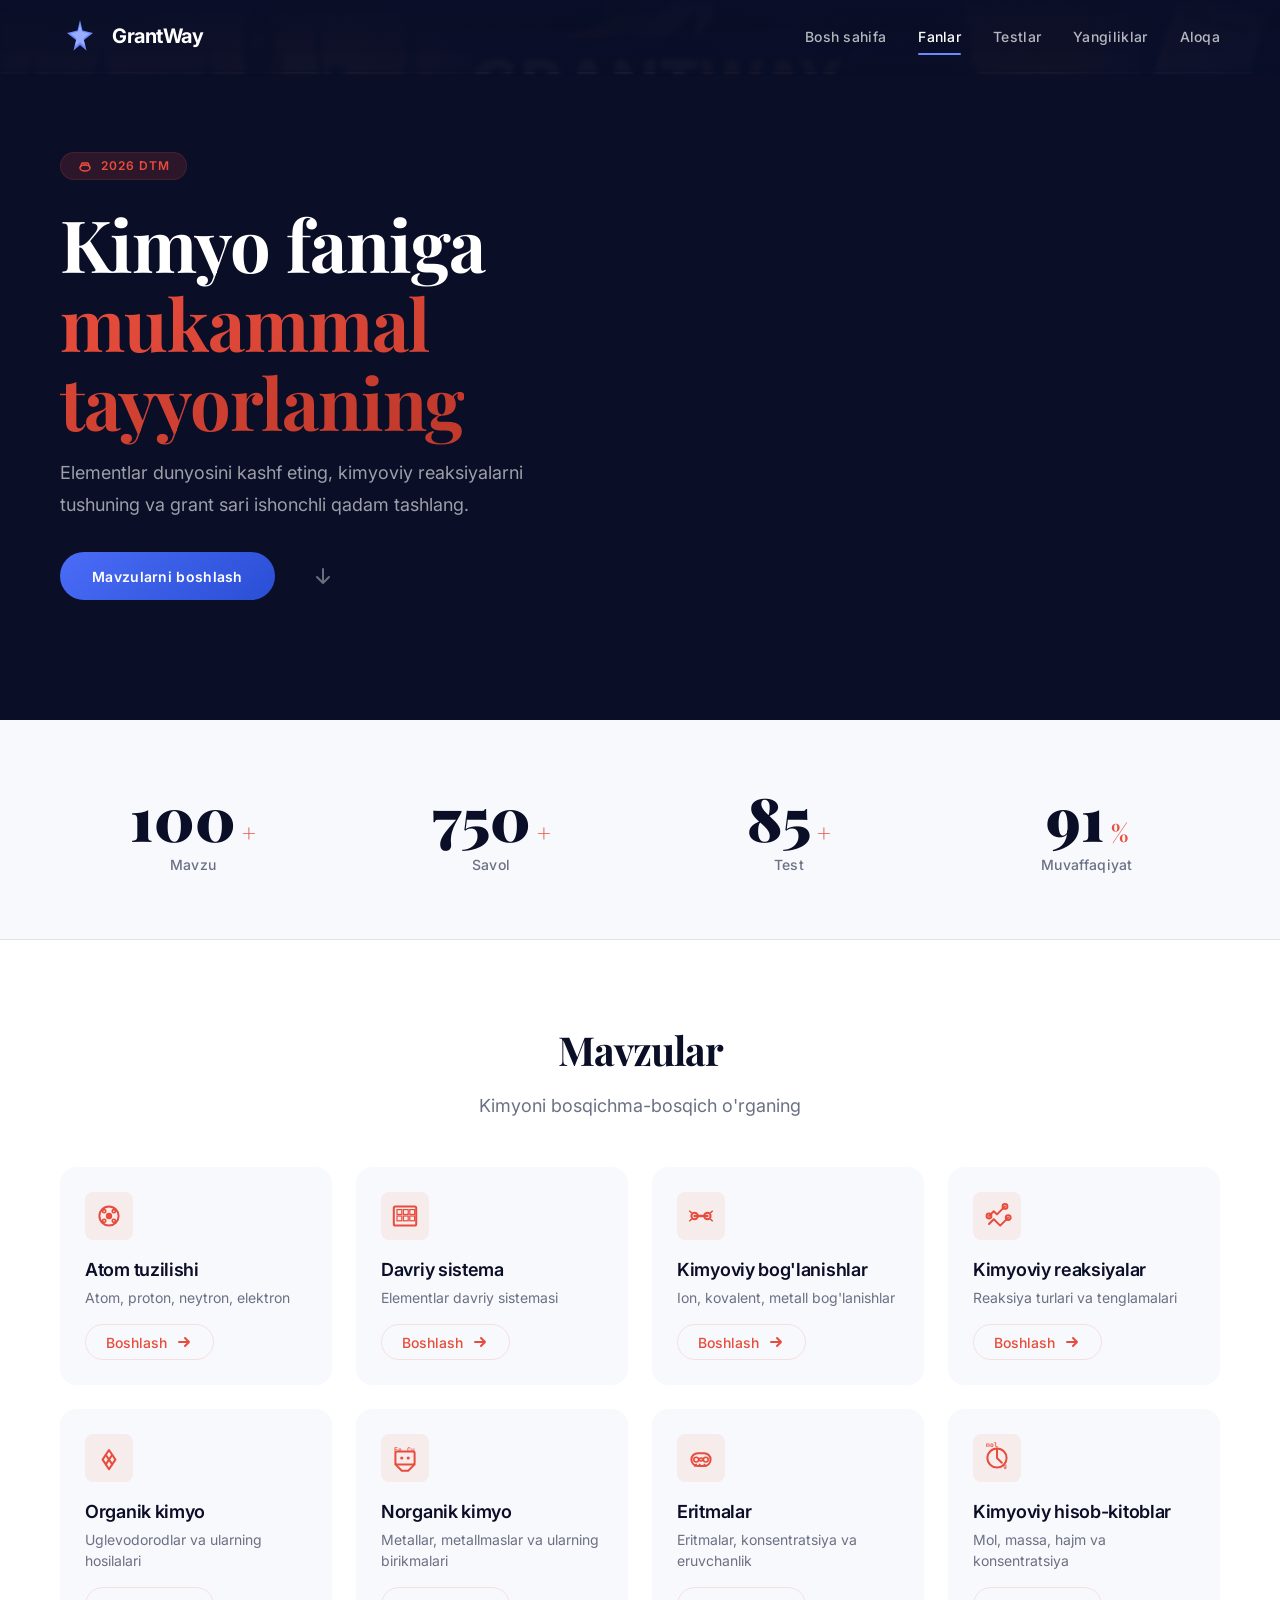
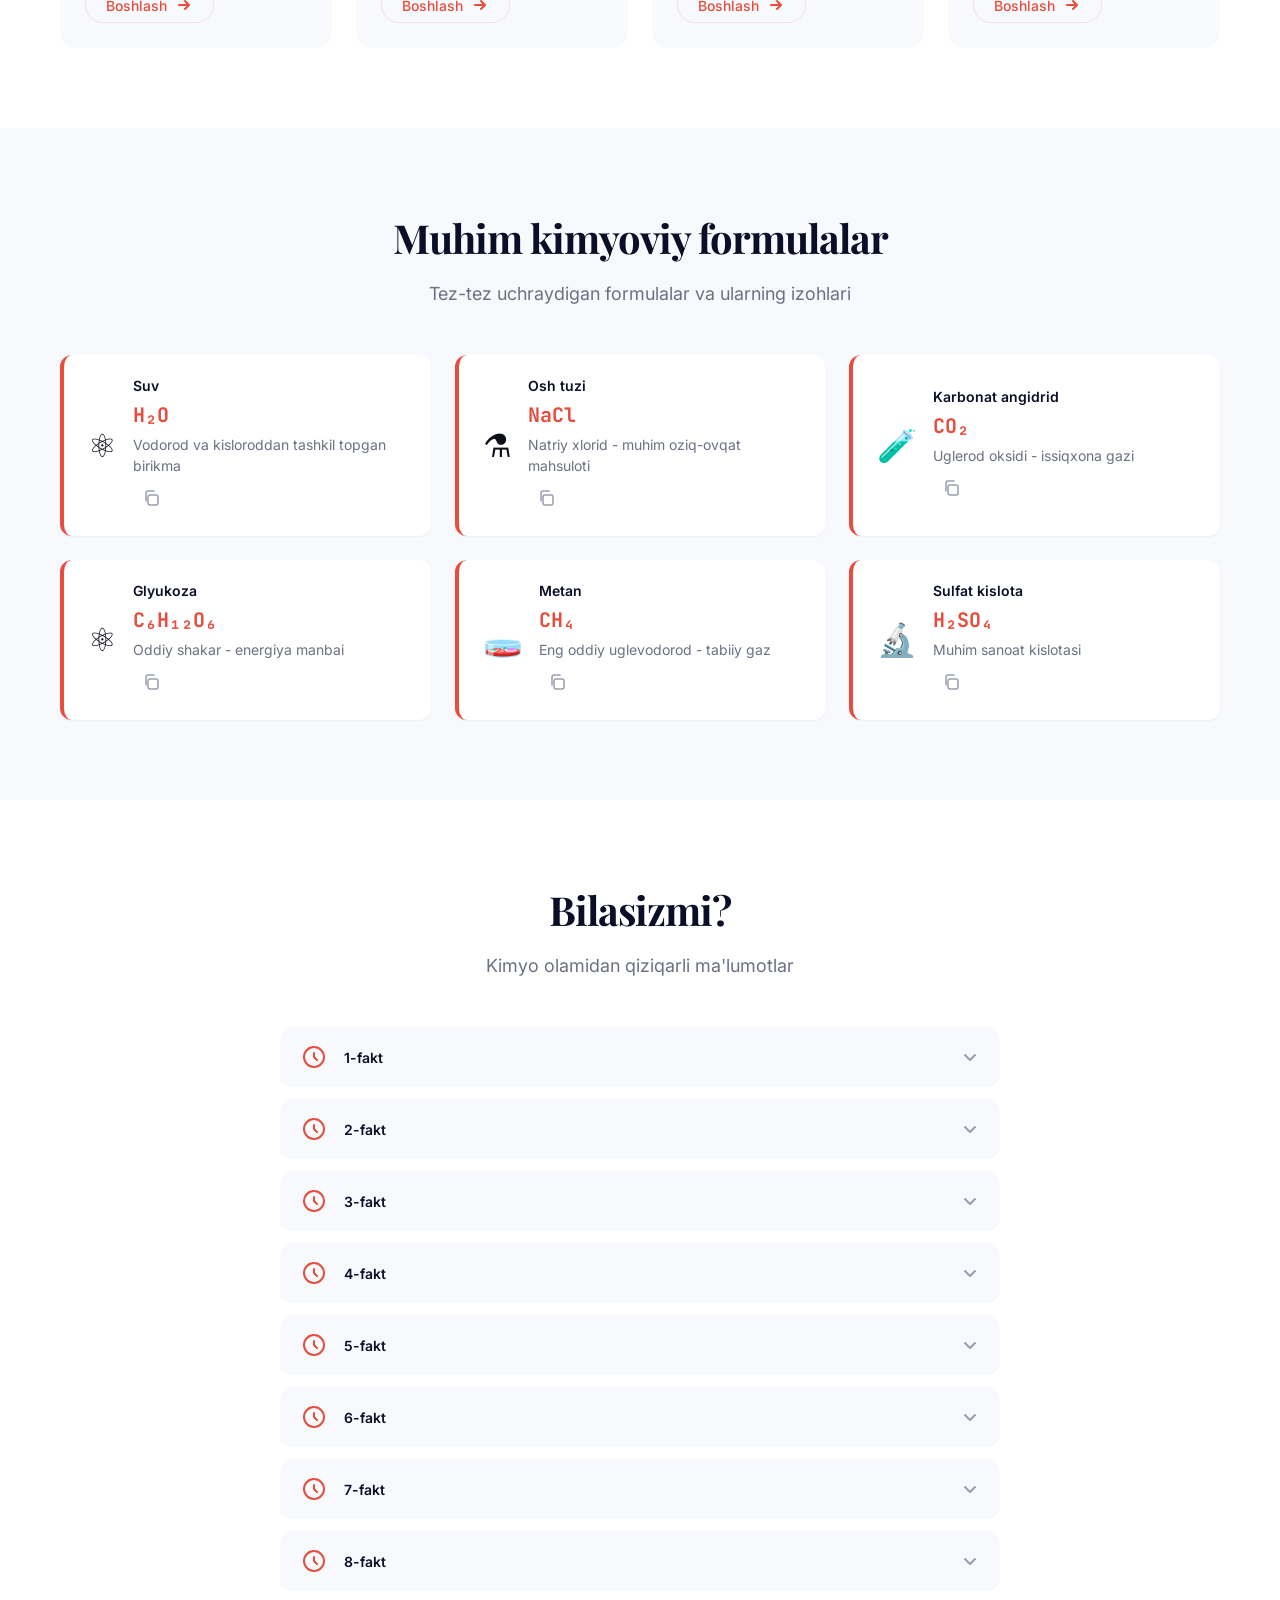
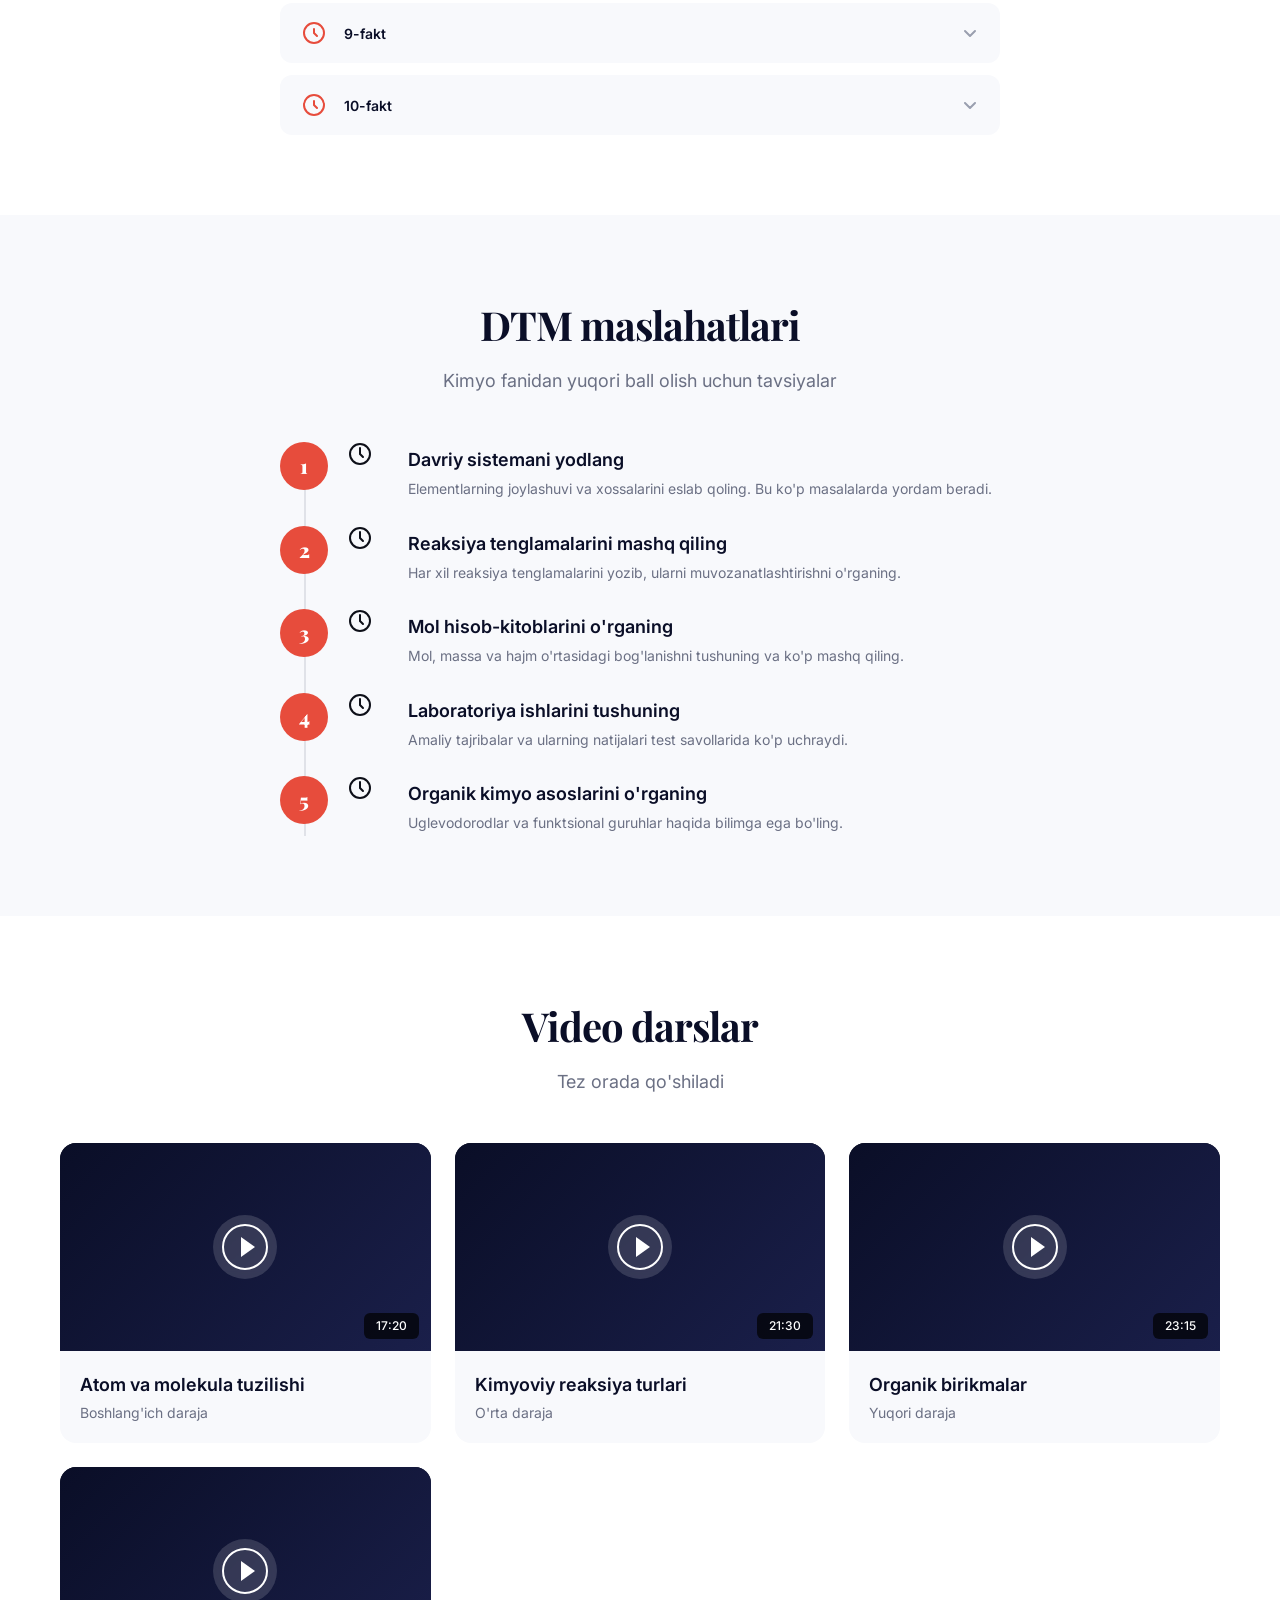
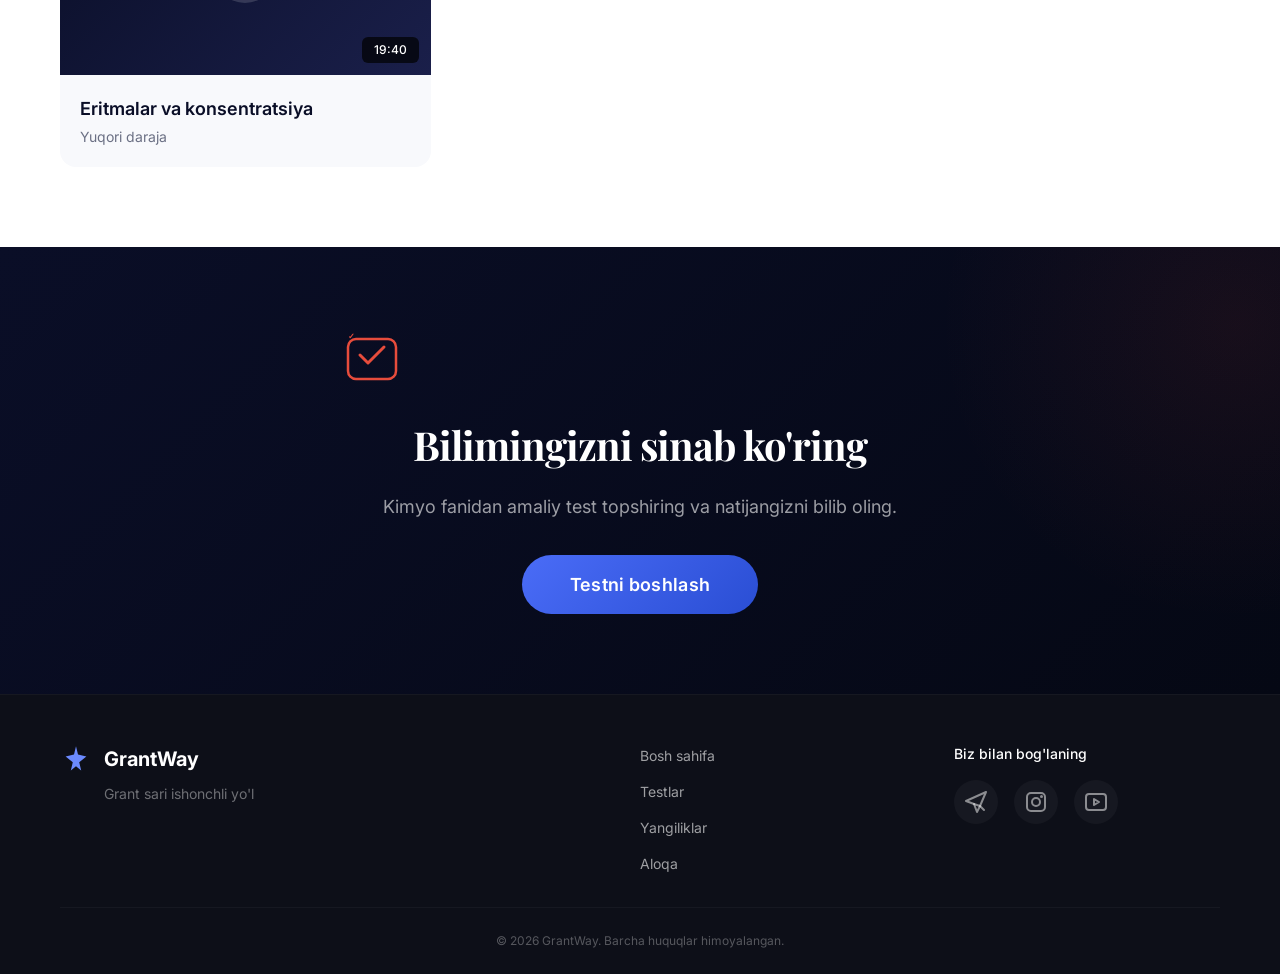
<file: grantway/pages/kimyo.html>
<!DOCTYPE html>
<html lang="uz">
<head>
    <!-- Meta ma'lumotlar -->
    <meta charset="UTF-8" />
    <meta name="viewport" content="width=device-width, initial-scale=1.0" />
    <meta name="description" content="GrantWay - Kimyo faniga mukammal tayyorlaning. Organik va noorganik kimyo, elementlar, reaksiyalar va DTM maslahatlari." />
    <meta name="theme-color" content="#0a0e27" />
    
    <!-- Favicon -->
    <link rel="icon" type="image/svg+xml" href="../assets/icons/favicon.svg" />
    <link rel="apple-touch-icon" href="../assets/icons/apple-touch-icon.png" />
    
    <!-- Fontlar -->
    <link rel="preconnect" href="https://fonts.googleapis.com" />
    <link rel="preconnect" href="https://fonts.gstatic.com" crossorigin />
    <link href="https://fonts.googleapis.com/css2?family=Inter:ital,wght@0,300;0,400;0,500;0,600;0,700;0,800;0,900;1,400&family=Playfair+Display:ital,wght@0,700;0,800;0,900;1,700&family=JetBrains+Mono:wght@400;600;700&display=swap" rel="stylesheet" />
    
    <!-- CSS -->
    <link rel="stylesheet" href="../style.css" />
    <link rel="stylesheet" href="../pages/pages.css" />
    
    <title>GrantWay - Kimyo | Grant sari ishonchli yo'l</title>
</head>
<body>
    <!-- ============================================ -->
    <!-- HEADER: Bosh sahifadagi header bilan bir xil -->
    <!-- ============================================ -->
    <header class="header" role="banner" aria-label="Sayt sarlavhasi">
        <div class="header__background" aria-hidden="true"></div>
        <div class="header__overlay" aria-hidden="true"></div>
        
        <div class="container header__container">
            <!-- Logo -->
            <a href="../index.html" class="header__logo" aria-label="GrantWay bosh sahifa">
                <svg class="header__logo-icon" width="40" height="40" viewBox="0 0 40 40" fill="none" xmlns="http://www.w3.org/2000/svg" aria-hidden="true">
                    <path d="M20 4L22.5 14.5L33 17L24 24L26.5 34.5L20 29L13.5 34.5L16 24L7 17L17.5 14.5L20 4Z" fill="currentColor" />
                    <path d="M20 8L21.8 15.6L29.6 17.4L23.4 22.6L25.2 30.2L20 26.6L14.8 30.2L16.6 22.6L10.4 17.4L18.2 15.6L20 8Z" fill="white" opacity="0.3" />
                </svg>
                <span class="header__logo-text">GrantWay</span>
            </a>
            
            <!-- Navigation -->
            <nav class="header__nav" role="navigation" aria-label="Asosiy menyu">
                <ul class="header__nav-list">
                    <li class="header__nav-item">
                        <a href="../index.html" class="header__nav-link">Bosh sahifa</a>
                    </li>
                    <li class="header__nav-item">
                        <a href="../index.html#fanlar" class="header__nav-link header__nav-link--active">Fanlar</a>
                    </li>
                    <li class="header__nav-item">
                        <a href="../testlar.html" class="header__nav-link">Testlar</a>
                    </li>
                    <li class="header__nav-item">
                        <a href="../yangiliklar.html" class="header__nav-link">Yangiliklar</a>
                    </li>
                    <li class="header__nav-item">
                        <a href="../aloqa.html" class="header__nav-link">Aloqa</a>
                    </li>
                </ul>
            </nav>
            
            <!-- Burger Menu -->
            <button class="header__burger" aria-label="Menyuni ochish/yopish" aria-expanded="false" aria-controls="mobile-menu">
                <span class="header__burger-line"></span>
                <span class="header__burger-line"></span>
                <span class="header__burger-line"></span>
            </button>
        </div>
        
        <!-- Mobile Menu -->
        <div class="header__mobile" id="mobile-menu" role="navigation" aria-label="Mobil menyu" hidden>
            <ul class="header__mobile-list">
                <li class="header__mobile-item">
                    <a href="../index.html" class="header__mobile-link">Bosh sahifa</a>
                </li>
                <li class="header__mobile-item">
                    <a href="../index.html#fanlar" class="header__mobile-link header__mobile-link--active">Fanlar</a>
                </li>
                <li class="header__mobile-item">
                    <a href="../testlar.html" class="header__mobile-link">Testlar</a>
                </li>
                <li class="header__mobile-item">
                    <a href="../yangiliklar.html" class="header__mobile-link">Yangiliklar</a>
                </li>
                <li class="header__mobile-item">
                    <a href="../aloqa.html" class="header__mobile-link">Aloqa</a>
                </li>
            </ul>
        </div>
    </header>

    <!-- ============================================ -->
    <!-- MAIN: Kimyo sahifasi kontenti -->
    <!-- ============================================ -->
    <main class="main" role="main">
        <!-- ============================================ -->
        <!-- HERO: Kimyo faniga mukammal tayyorlaning -->
        <!-- ============================================ -->
        <section class="chemistry-hero" aria-label="Kimyo banneri">
            <div class="chemistry-hero__background" aria-hidden="true">
                <!-- Kimyoviy elementlar va molekulalar fonida -->
                <span class="chemistry-hero__symbol chemistry-hero__symbol--1">⚛</span>
                <span class="chemistry-hero__symbol chemistry-hero__symbol--2">🧪</span>
                <span class="chemistry-hero__symbol chemistry-hero__symbol--3">⚗</span>
                <span class="chemistry-hero__symbol chemistry-hero__symbol--4">🔬</span>
                <span class="chemistry-hero__symbol chemistry-hero__symbol--5">🧫</span>
                <span class="chemistry-hero__symbol chemistry-hero__symbol--6">H₂O</span>
                <span class="chemistry-hero__symbol chemistry-hero__symbol--7">CO₂</span>
                <span class="chemistry-hero__symbol chemistry-hero__symbol--8">NaCl</span>
                <span class="chemistry-hero__symbol chemistry-hero__symbol--9">C₆H₁₂O₆</span>
                <span class="chemistry-hero__symbol chemistry-hero__symbol--10">CH₄</span>
            </div>
            
            <div class="container chemistry-hero__container">
                <div class="chemistry-hero__content">
                    <div class="chemistry-hero__badge">
                        <svg width="16" height="16" viewBox="0 0 16 16" fill="none" xmlns="http://www.w3.org/2000/svg" aria-hidden="true">
                            <ellipse cx="8" cy="10" rx="5" ry="3" stroke="currentColor" stroke-width="1.5" />
                            <path d="M3 10L5 5H11L13 10" stroke="currentColor" stroke-width="1.5" stroke-linejoin="round" />
                            <circle cx="7" cy="7" r="0.8" fill="currentColor" />
                            <circle cx="9" cy="7" r="0.8" fill="currentColor" />
                        </svg>
                        <span>2026 DTM</span>
                    </div>
                    
                    <h1 class="chemistry-hero__title">
                        Kimyo faniga <br />
                        <span class="chemistry-hero__title-highlight">mukammal tayyorlaning</span>
                    </h1>
                    
                    <p class="chemistry-hero__description">
                        Elementlar dunyosini kashf eting, kimyoviy reaksiyalarni tushuning va grant sari ishonchli qadam tashlang.
                    </p>
                    
                    <div class="chemistry-hero__actions">
                        <a href="#topics" class="chemistry-hero__cta cta-button">
                            <span class="cta-button__text">Mavzularni boshlash</span>
                            <span class="cta-button__ripple" aria-hidden="true"></span>
                        </a>
                        <a href="#statistics" class="chemistry-hero__scroll" aria-label="Pastga scroll">
                            <svg width="24" height="24" viewBox="0 0 24 24" fill="none" xmlns="http://www.w3.org/2000/svg" aria-hidden="true">
                                <path d="M12 5V19M12 19L6 13M12 19L18 13" stroke="currentColor" stroke-width="2" stroke-linecap="round" stroke-linejoin="round" />
                            </svg>
                        </a>
                    </div>
                </div>
            </div>
        </section>

        <!-- ============================================ -->
        <!-- STATISTIKA: Animated Counter -->
        <!-- ============================================ -->
        <section class="chemistry-statistics" id="statistics" aria-label="Kimyo statistikasi">
            <div class="container">
                <div class="chemistry-statistics__grid">
                    <div class="chemistry-statistic-item">
                        <span class="chemistry-statistic-item__number" data-count="100" data-duration="2000">0</span>
                        <span class="chemistry-statistic-item__suffix">+</span>
                        <span class="chemistry-statistic-item__label">Mavzu</span>
                    </div>
                    <div class="chemistry-statistic-item">
                        <span class="chemistry-statistic-item__number" data-count="750" data-duration="2000">0</span>
                        <span class="chemistry-statistic-item__suffix">+</span>
                        <span class="chemistry-statistic-item__label">Savol</span>
                    </div>
                    <div class="chemistry-statistic-item">
                        <span class="chemistry-statistic-item__number" data-count="85" data-duration="2000">0</span>
                        <span class="chemistry-statistic-item__suffix">+</span>
                        <span class="chemistry-statistic-item__label">Test</span>
                    </div>
                    <div class="chemistry-statistic-item">
                        <span class="chemistry-statistic-item__number" data-count="91" data-duration="2000">0</span>
                        <span class="chemistry-statistic-item__suffix">%</span>
                        <span class="chemistry-statistic-item__label">Muvaffaqiyat</span>
                    </div>
                </div>
            </div>
        </section>

        <!-- ============================================ -->
        <!-- MAVZULAR: Kimyo mavzulari -->
        <!-- ============================================ -->
        <section class="chemistry-topics" id="topics" aria-label="Kimyo mavzulari">
            <div class="container">
                <div class="chemistry-topics__header">
                    <h2 class="chemistry-topics__title">Mavzular</h2>
                    <p class="chemistry-topics__subtitle">Kimyoni bosqichma-bosqich o'rganing</p>
                </div>
                
                <div class="chemistry-topics__grid">
                    <!-- Atom tuzilishi -->
                    <article class="chemistry-topic-card" data-topic="atomic-structure">
                        <div class="chemistry-topic-card__icon-wrapper">
                            <svg class="chemistry-topic-card__icon" width="40" height="40" viewBox="0 0 40 40" fill="none" xmlns="http://www.w3.org/2000/svg" aria-hidden="true">
                                <circle cx="20" cy="20" r="12" stroke="currentColor" stroke-width="2.5" />
                                <circle cx="20" cy="20" r="4" fill="currentColor" />
                                <circle cx="14" cy="14" r="2" stroke="currentColor" stroke-width="2" />
                                <circle cx="26" cy="26" r="2" stroke="currentColor" stroke-width="2" />
                                <circle cx="14" cy="26" r="2" stroke="currentColor" stroke-width="2" />
                                <circle cx="26" cy="14" r="2" stroke="currentColor" stroke-width="2" />
                            </svg>
                        </div>
                        <h3 class="chemistry-topic-card__title">Atom tuzilishi</h3>
                        <p class="chemistry-topic-card__description">Atom, proton, neytron, elektron</p>
                        <button class="chemistry-topic-card__button" aria-label="Atom tuzilishi mavzusini boshlash">
                            <span>Boshlash</span>
                            <svg width="18" height="18" viewBox="0 0 18 18" fill="none" xmlns="http://www.w3.org/2000/svg" aria-hidden="true">
                                <path d="M4 9H14M14 9L10 5M14 9L10 13" stroke="currentColor" stroke-width="2" stroke-linecap="round" stroke-linejoin="round" />
                            </svg>
                        </button>
                    </article>

                    <!-- Davriy sistema -->
                    <article class="chemistry-topic-card" data-topic="periodic-table">
                        <div class="chemistry-topic-card__icon-wrapper">
                            <svg class="chemistry-topic-card__icon" width="40" height="40" viewBox="0 0 40 40" fill="none" xmlns="http://www.w3.org/2000/svg" aria-hidden="true">
                                <rect x="6" y="8" width="28" height="24" rx="2" stroke="currentColor" stroke-width="2.5" />
                                <rect x="10" y="12" width="6" height="6" stroke="currentColor" stroke-width="1.5" />
                                <rect x="18" y="12" width="6" height="6" stroke="currentColor" stroke-width="1.5" />
                                <rect x="26" y="12" width="6" height="6" stroke="currentColor" stroke-width="1.5" />
                                <rect x="10" y="20" width="6" height="6" stroke="currentColor" stroke-width="1.5" />
                                <rect x="18" y="20" width="6" height="6" stroke="currentColor" stroke-width="1.5" />
                                <rect x="26" y="20" width="6" height="6" stroke="currentColor" stroke-width="1.5" />
                            </svg>
                        </div>
                        <h3 class="chemistry-topic-card__title">Davriy sistema</h3>
                        <p class="chemistry-topic-card__description">Elementlar davriy sistemasi</p>
                        <button class="chemistry-topic-card__button" aria-label="Davriy sistema mavzusini boshlash">
                            <span>Boshlash</span>
                            <svg width="18" height="18" viewBox="0 0 18 18" fill="none" xmlns="http://www.w3.org/2000/svg" aria-hidden="true">
                                <path d="M4 9H14M14 9L10 5M14 9L10 13" stroke="currentColor" stroke-width="2" stroke-linecap="round" stroke-linejoin="round" />
                            </svg>
                        </button>
                    </article>

                    <!-- Kimyoviy bog'lanishlar -->
                    <article class="chemistry-topic-card" data-topic="chemical-bonds">
                        <div class="chemistry-topic-card__icon-wrapper">
                            <svg class="chemistry-topic-card__icon" width="40" height="40" viewBox="0 0 40 40" fill="none" xmlns="http://www.w3.org/2000/svg" aria-hidden="true">
                                <path d="M12 20L28 20" stroke="currentColor" stroke-width="3" stroke-linecap="round" />
                                <circle cx="12" cy="20" r="4" stroke="currentColor" stroke-width="2.5" />
                                <circle cx="28" cy="20" r="4" stroke="currentColor" stroke-width="2.5" />
                                <path d="M8 16L6 14M32 16L34 14M8 24L6 26M32 24L34 26" stroke="currentColor" stroke-width="2" stroke-linecap="round" />
                            </svg>
                        </div>
                        <h3 class="chemistry-topic-card__title">Kimyoviy bog'lanishlar</h3>
                        <p class="chemistry-topic-card__description">Ion, kovalent, metall bog'lanishlar</p>
                        <button class="chemistry-topic-card__button" aria-label="Kimyoviy bog'lanishlar mavzusini boshlash">
                            <span>Boshlash</span>
                            <svg width="18" height="18" viewBox="0 0 18 18" fill="none" xmlns="http://www.w3.org/2000/svg" aria-hidden="true">
                                <path d="M4 9H14M14 9L10 5M14 9L10 13" stroke="currentColor" stroke-width="2" stroke-linecap="round" stroke-linejoin="round" />
                            </svg>
                        </button>
                    </article>

                    <!-- Kimyoviy reaksiyalar -->
                    <article class="chemistry-topic-card" data-topic="chemical-reactions">
                        <div class="chemistry-topic-card__icon-wrapper">
                            <svg class="chemistry-topic-card__icon" width="40" height="40" viewBox="0 0 40 40" fill="none" xmlns="http://www.w3.org/2000/svg" aria-hidden="true">
                                <path d="M10 20L16 14L20 18L30 8" stroke="currentColor" stroke-width="2.5" stroke-linecap="round" stroke-linejoin="round" />
                                <path d="M10 30L16 24L24 32L34 22" stroke="currentColor" stroke-width="2.5" stroke-linecap="round" stroke-linejoin="round" />
                                <circle cx="10" cy="20" r="3" stroke="currentColor" stroke-width="2.5" />
                                <circle cx="30" cy="8" r="3" stroke="currentColor" stroke-width="2.5" />
                                <circle cx="34" cy="22" r="3" stroke="currentColor" stroke-width="2.5" />
                            </svg>
                        </div>
                        <h3 class="chemistry-topic-card__title">Kimyoviy reaksiyalar</h3>
                        <p class="chemistry-topic-card__description">Reaksiya turlari va tenglamalari</p>
                        <button class="chemistry-topic-card__button" aria-label="Kimyoviy reaksiyalar mavzusini boshlash">
                            <span>Boshlash</span>
                            <svg width="18" height="18" viewBox="0 0 18 18" fill="none" xmlns="http://www.w3.org/2000/svg" aria-hidden="true">
                                <path d="M4 9H14M14 9L10 5M14 9L10 13" stroke="currentColor" stroke-width="2" stroke-linecap="round" stroke-linejoin="round" />
                            </svg>
                        </button>
                    </article>

                    <!-- Organik kimyo -->
                    <article class="chemistry-topic-card" data-topic="organic-chemistry">
                        <div class="chemistry-topic-card__icon-wrapper">
                            <svg class="chemistry-topic-card__icon" width="40" height="40" viewBox="0 0 40 40" fill="none" xmlns="http://www.w3.org/2000/svg" aria-hidden="true">
                                <path d="M20 10L24 16L20 22L16 16L20 10Z" stroke="currentColor" stroke-width="2.5" stroke-linejoin="round" />
                                <path d="M24 16L28 22L24 28L20 22" stroke="currentColor" stroke-width="2.5" stroke-linejoin="round" />
                                <path d="M16 16L12 22L16 28L20 22" stroke="currentColor" stroke-width="2.5" stroke-linejoin="round" />
                                <path d="M24 28L20 34L16 28" stroke="currentColor" stroke-width="2.5" stroke-linejoin="round" />
                            </svg>
                        </div>
                        <h3 class="chemistry-topic-card__title">Organik kimyo</h3>
                        <p class="chemistry-topic-card__description">Uglevodorodlar va ularning hosilalari</p>
                        <button class="chemistry-topic-card__button" aria-label="Organik kimyo mavzusini boshlash">
                            <span>Boshlash</span>
                            <svg width="18" height="18" viewBox="0 0 18 18" fill="none" xmlns="http://www.w3.org/2000/svg" aria-hidden="true">
                                <path d="M4 9H14M14 9L10 5M14 9L10 13" stroke="currentColor" stroke-width="2" stroke-linecap="round" stroke-linejoin="round" />
                            </svg>
                        </button>
                    </article>

                    <!-- Norganik kimyo -->
                    <article class="chemistry-topic-card" data-topic="inorganic-chemistry">
                        <div class="chemistry-topic-card__icon-wrapper">
                            <svg class="chemistry-topic-card__icon" width="40" height="40" viewBox="0 0 40 40" fill="none" xmlns="http://www.w3.org/2000/svg" aria-hidden="true">
                                <rect x="8" y="12" width="24" height="16" rx="2" stroke="currentColor" stroke-width="2.5" />
                                <path d="M8 28L16 36H24L32 28" stroke="currentColor" stroke-width="2.5" stroke-linecap="round" stroke-linejoin="round" />
                                <circle cx="16" cy="20" r="2" fill="currentColor" />
                                <circle cx="24" cy="20" r="2" fill="currentColor" />
                                <text x="6" y="12" font-family="JetBrains Mono" font-size="8" font-weight="700" fill="currentColor">Fe</text>
                                <text x="22" y="12" font-family="JetBrains Mono" font-size="8" font-weight="700" fill="currentColor">Cu</text>
                            </svg>
                        </div>
                        <h3 class="chemistry-topic-card__title">Norganik kimyo</h3>
                        <p class="chemistry-topic-card__description">Metallar, metallmaslar va ularning birikmalari</p>
                        <button class="chemistry-topic-card__button" aria-label="Norganik kimyo mavzusini boshlash">
                            <span>Boshlash</span>
                            <svg width="18" height="18" viewBox="0 0 18 18" fill="none" xmlns="http://www.w3.org/2000/svg" aria-hidden="true">
                                <path d="M4 9H14M14 9L10 5M14 9L10 13" stroke="currentColor" stroke-width="2" stroke-linecap="round" stroke-linejoin="round" />
                            </svg>
                        </button>
                    </article>

                    <!-- Eritmalar -->
                    <article class="chemistry-topic-card" data-topic="solutions">
                        <div class="chemistry-topic-card__icon-wrapper">
                            <svg class="chemistry-topic-card__icon" width="40" height="40" viewBox="0 0 40 40" fill="none" xmlns="http://www.w3.org/2000/svg" aria-hidden="true">
                                <rect x="8" y="14" width="24" height="16" rx="8" stroke="currentColor" stroke-width="2.5" />
                                <circle cx="14" cy="22" r="3" stroke="currentColor" stroke-width="2" />
                                <circle cx="20" cy="22" r="2" stroke="currentColor" stroke-width="2" />
                                <circle cx="26" cy="22" r="3" stroke="currentColor" stroke-width="2" />
                                <path d="M12 30L14 28M20 30L18 28M26 30L24 28" stroke="currentColor" stroke-width="2" stroke-linecap="round" />
                            </svg>
                        </div>
                        <h3 class="chemistry-topic-card__title">Eritmalar</h3>
                        <p class="chemistry-topic-card__description">Eritmalar, konsentratsiya va eruvchanlik</p>
                        <button class="chemistry-topic-card__button" aria-label="Eritmalar mavzusini boshlash">
                            <span>Boshlash</span>
                            <svg width="18" height="18" viewBox="0 0 18 18" fill="none" xmlns="http://www.w3.org/2000/svg" aria-hidden="true">
                                <path d="M4 9H14M14 9L10 5M14 9L10 13" stroke="currentColor" stroke-width="2" stroke-linecap="round" stroke-linejoin="round" />
                            </svg>
                        </button>
                    </article>

                    <!-- Kimyoviy hisob-kitoblar -->
                    <article class="chemistry-topic-card" data-topic="stoichiometry">
                        <div class="chemistry-topic-card__icon-wrapper">
                            <svg class="chemistry-topic-card__icon" width="40" height="40" viewBox="0 0 40 40" fill="none" xmlns="http://www.w3.org/2000/svg" aria-hidden="true">
                                <circle cx="20" cy="20" r="12" stroke="currentColor" stroke-width="2.5" />
                                <path d="M20 8V20L26 26" stroke="currentColor" stroke-width="2.5" stroke-linecap="round" stroke-linejoin="round" />
                                <text x="6" y="6" font-family="JetBrains Mono" font-size="8" font-weight="700" fill="currentColor">mol</text>
                                <text x="28" y="32" font-family="JetBrains Mono" font-size="8" font-weight="700" fill="currentColor">g</text>
                            </svg>
                        </div>
                        <h3 class="chemistry-topic-card__title">Kimyoviy hisob-kitoblar</h3>
                        <p class="chemistry-topic-card__description">Mol, massa, hajm va konsentratsiya</p>
                        <button class="chemistry-topic-card__button" aria-label="Kimyoviy hisob-kitoblar mavzusini boshlash">
                            <span>Boshlash</span>
                            <svg width="18" height="18" viewBox="0 0 18 18" fill="none" xmlns="http://www.w3.org/2000/svg" aria-hidden="true">
                                <path d="M4 9H14M14 9L10 5M14 9L10 13" stroke="currentColor" stroke-width="2" stroke-linecap="round" stroke-linejoin="round" />
                            </svg>
                        </button>
                    </article>
                </div>
            </div>
        </section>

        <!-- ============================================ -->
        <!-- MUHIM FORMULALAR: Kimyoviy formulalar -->
        <!-- ============================================ -->
        <section class="chemistry-formulas" id="formulas" aria-label="Muhim kimyoviy formulalar">
            <div class="container">
                <div class="chemistry-formulas__header">
                    <h2 class="chemistry-formulas__title">Muhim kimyoviy formulalar</h2>
                    <p class="chemistry-formulas__subtitle">Tez-tez uchraydigan formulalar va ularning izohlari</p>
                </div>
                
                <div class="chemistry-formulas__grid">
                    <!-- Formula 1 -->
                    <div class="chemistry-formula-card">
                        <div class="chemistry-formula-card__icon" aria-hidden="true">⚛</div>
                        <div class="chemistry-formula-card__content">
                            <h3 class="chemistry-formula-card__title">Suv</h3>
                            <span class="chemistry-formula-card__formula">H₂O</span>
                            <p class="chemistry-formula-card__description">Vodorod va kisloroddan tashkil topgan birikma</p>
                            <button class="chemistry-formula-card__copy" aria-label="Formulani nusxalash" data-formula="H₂O">
                                <svg width="20" height="20" viewBox="0 0 20 20" fill="none" xmlns="http://www.w3.org/2000/svg" aria-hidden="true">
                                    <rect x="7" y="7" width="10" height="10" rx="2" stroke="currentColor" stroke-width="1.5" />
                                    <path d="M5 13V5C5 3.89543 5.89543 3 7 3H13" stroke="currentColor" stroke-width="1.5" stroke-linecap="round" />
                                </svg>
                            </button>
                        </div>
                    </div>

                    <!-- Formula 2 -->
                    <div class="chemistry-formula-card">
                        <div class="chemistry-formula-card__icon" aria-hidden="true">⚗</div>
                        <div class="chemistry-formula-card__content">
                            <h3 class="chemistry-formula-card__title">Osh tuzi</h3>
                            <span class="chemistry-formula-card__formula">NaCl</span>
                            <p class="chemistry-formula-card__description">Natriy xlorid - muhim oziq-ovqat mahsuloti</p>
                            <button class="chemistry-formula-card__copy" aria-label="Formulani nusxalash" data-formula="NaCl">
                                <svg width="20" height="20" viewBox="0 0 20 20" fill="none" xmlns="http://www.w3.org/2000/svg" aria-hidden="true">
                                    <rect x="7" y="7" width="10" height="10" rx="2" stroke="currentColor" stroke-width="1.5" />
                                    <path d="M5 13V5C5 3.89543 5.89543 3 7 3H13" stroke="currentColor" stroke-width="1.5" stroke-linecap="round" />
                                </svg>
                            </button>
                        </div>
                    </div>

                    <!-- Formula 3 -->
                    <div class="chemistry-formula-card">
                        <div class="chemistry-formula-card__icon" aria-hidden="true">🧪</div>
                        <div class="chemistry-formula-card__content">
                            <h3 class="chemistry-formula-card__title">Karbonat angidrid</h3>
                            <span class="chemistry-formula-card__formula">CO₂</span>
                            <p class="chemistry-formula-card__description">Uglerod oksidi - issiqxona gazi</p>
                            <button class="chemistry-formula-card__copy" aria-label="Formulani nusxalash" data-formula="CO₂">
                                <svg width="20" height="20" viewBox="0 0 20 20" fill="none" xmlns="http://www.w3.org/2000/svg" aria-hidden="true">
                                    <rect x="7" y="7" width="10" height="10" rx="2" stroke="currentColor" stroke-width="1.5" />
                                    <path d="M5 13V5C5 3.89543 5.89543 3 7 3H13" stroke="currentColor" stroke-width="1.5" stroke-linecap="round" />
                                </svg>
                            </button>
                        </div>
                    </div>

                    <!-- Formula 4 -->
                    <div class="chemistry-formula-card">
                        <div class="chemistry-formula-card__icon" aria-hidden="true">⚛</div>
                        <div class="chemistry-formula-card__content">
                            <h3 class="chemistry-formula-card__title">Glyukoza</h3>
                            <span class="chemistry-formula-card__formula">C₆H₁₂O₆</span>
                            <p class="chemistry-formula-card__description">Oddiy shakar - energiya manbai</p>
                            <button class="chemistry-formula-card__copy" aria-label="Formulani nusxalash" data-formula="C₆H₁₂O₆">
                                <svg width="20" height="20" viewBox="0 0 20 20" fill="none" xmlns="http://www.w3.org/2000/svg" aria-hidden="true">
                                    <rect x="7" y="7" width="10" height="10" rx="2" stroke="currentColor" stroke-width="1.5" />
                                    <path d="M5 13V5C5 3.89543 5.89543 3 7 3H13" stroke="currentColor" stroke-width="1.5" stroke-linecap="round" />
                                </svg>
                            </button>
                        </div>
                    </div>

                    <!-- Formula 5 -->
                    <div class="chemistry-formula-card">
                        <div class="chemistry-formula-card__icon" aria-hidden="true">🧫</div>
                        <div class="chemistry-formula-card__content">
                            <h3 class="chemistry-formula-card__title">Metan</h3>
                            <span class="chemistry-formula-card__formula">CH₄</span>
                            <p class="chemistry-formula-card__description">Eng oddiy uglevodorod - tabiiy gaz</p>
                            <button class="chemistry-formula-card__copy" aria-label="Formulani nusxalash" data-formula="CH₄">
                                <svg width="20" height="20" viewBox="0 0 20 20" fill="none" xmlns="http://www.w3.org/2000/svg" aria-hidden="true">
                                    <rect x="7" y="7" width="10" height="10" rx="2" stroke="currentColor" stroke-width="1.5" />
                                    <path d="M5 13V5C5 3.89543 5.89543 3 7 3H13" stroke="currentColor" stroke-width="1.5" stroke-linecap="round" />
                                </svg>
                            </button>
                        </div>
                    </div>

                    <!-- Formula 6 -->
                    <div class="chemistry-formula-card">
                        <div class="chemistry-formula-card__icon" aria-hidden="true">🔬</div>
                        <div class="chemistry-formula-card__content">
                            <h3 class="chemistry-formula-card__title">Sulfat kislota</h3>
                            <span class="chemistry-formula-card__formula">H₂SO₄</span>
                            <p class="chemistry-formula-card__description">Muhim sanoat kislotasi</p>
                            <button class="chemistry-formula-card__copy" aria-label="Formulani nusxalash" data-formula="H₂SO₄">
                                <svg width="20" height="20" viewBox="0 0 20 20" fill="none" xmlns="http://www.w3.org/2000/svg" aria-hidden="true">
                                    <rect x="7" y="7" width="10" height="10" rx="2" stroke="currentColor" stroke-width="1.5" />
                                    <path d="M5 13V5C5 3.89543 5.89543 3 7 3H13" stroke="currentColor" stroke-width="1.5" stroke-linecap="round" />
                                </svg>
                            </button>
                        </div>
                    </div>
                </div>
            </div>
        </section>

        <!-- ============================================ -->
        <!-- BILASIZMI: Kimyo faktlari -->
        <!-- ============================================ -->
        <section class="chemistry-facts" aria-label="Kimyo haqida qiziqarli faktlar">
            <div class="container">
                <div class="chemistry-facts__header">
                    <h2 class="chemistry-facts__title">Bilasizmi?</h2>
                    <p class="chemistry-facts__subtitle">Kimyo olamidan qiziqarli ma'lumotlar</p>
                </div>
                
                <div class="chemistry-facts__accordion">
                    <!-- Fakt 1 -->
                    <div class="chemistry-fact-item" role="listitem">
                        <button class="chemistry-fact-item__trigger" aria-expanded="false" aria-controls="chemistry-fact-1">
                            <span class="chemistry-fact-item__icon" aria-hidden="true">
                                <svg width="24" height="24" viewBox="0 0 24 24" fill="none" xmlns="http://www.w3.org/2000/svg">
                                    <circle cx="12" cy="12" r="10" stroke="currentColor" stroke-width="2" />
                                    <path d="M12 8V12L15 15" stroke="currentColor" stroke-width="2" stroke-linecap="round" />
                                </svg>
                            </span>
                            <span class="chemistry-fact-item__title">1-fakt</span>
                            <span class="chemistry-fact-item__arrow" aria-hidden="true">
                                <svg width="20" height="20" viewBox="0 0 20 20" fill="none" xmlns="http://www.w3.org/2000/svg">
                                    <path d="M5 8L10 13L15 8" stroke="currentColor" stroke-width="2" stroke-linecap="round" stroke-linejoin="round" />
                                </svg>
                            </span>
                        </button>
                        <div class="chemistry-fact-item__content" id="chemistry-fact-1" role="region">
                            <div class="chemistry-fact-item__body">
                                <p>Suv (H₂O) yerdagi eng ko'p tarqalgan birikma bo'lib, u yer yuzasining 71% ini qoplaydi.</p>
                            </div>
                        </div>
                    </div>

                    <!-- Fakt 2 -->
                    <div class="chemistry-fact-item" role="listitem">
                        <button class="chemistry-fact-item__trigger" aria-expanded="false" aria-controls="chemistry-fact-2">
                            <span class="chemistry-fact-item__icon" aria-hidden="true">
                                <svg width="24" height="24" viewBox="0 0 24 24" fill="none" xmlns="http://www.w3.org/2000/svg">
                                    <circle cx="12" cy="12" r="10" stroke="currentColor" stroke-width="2" />
                                    <path d="M12 8V12L15 15" stroke="currentColor" stroke-width="2" stroke-linecap="round" />
                                </svg>
                            </span>
                            <span class="chemistry-fact-item__title">2-fakt</span>
                            <span class="chemistry-fact-item__arrow" aria-hidden="true">
                                <svg width="20" height="20" viewBox="0 0 20 20" fill="none" xmlns="http://www.w3.org/2000/svg">
                                    <path d="M5 8L10 13L15 8" stroke="currentColor" stroke-width="2" stroke-linecap="round" stroke-linejoin="round" />
                                </svg>
                            </span>
                        </button>
                        <div class="chemistry-fact-item__content" id="chemistry-fact-2" role="region">
                            <div class="chemistry-fact-item__body">
                                <p>Abu Ali ibn Sino 1000 dan ortiq dori vositalarining kimyoviy tarkibini o'rgangan va tibbiyotga katta hissa qo'shgan.</p>
                            </div>
                        </div>
                    </div>

                    <!-- Fakt 3 -->
                    <div class="chemistry-fact-item" role="listitem">
                        <button class="chemistry-fact-item__trigger" aria-expanded="false" aria-controls="chemistry-fact-3">
                            <span class="chemistry-fact-item__icon" aria-hidden="true">
                                <svg width="24" height="24" viewBox="0 0 24 24" fill="none" xmlns="http://www.w3.org/2000/svg">
                                    <circle cx="12" cy="12" r="10" stroke="currentColor" stroke-width="2" />
                                    <path d="M12 8V12L15 15" stroke="currentColor" stroke-width="2" stroke-linecap="round" />
                                </svg>
                            </span>
                            <span class="chemistry-fact-item__title">3-fakt</span>
                            <span class="chemistry-fact-item__arrow" aria-hidden="true">
                                <svg width="20" height="20" viewBox="0 0 20 20" fill="none" xmlns="http://www.w3.org/2000/svg">
                                    <path d="M5 8L10 13L15 8" stroke="currentColor" stroke-width="2" stroke-linecap="round" stroke-linejoin="round" />
                                </svg>
                            </span>
                        </button>
                        <div class="chemistry-fact-item__content" id="chemistry-fact-3" role="region">
                            <div class="chemistry-fact-item__body">
                                <p>Oltin (Au) dunyodagi eng og'ir metallardan biri bo'lib, uning 1 kub sm hajmi 19.3 grammni tashkil qiladi.</p>
                            </div>
                        </div>
                    </div>

                    <!-- Fakt 4 -->
                    <div class="chemistry-fact-item" role="listitem">
                        <button class="chemistry-fact-item__trigger" aria-expanded="false" aria-controls="chemistry-fact-4">
                            <span class="chemistry-fact-item__icon" aria-hidden="true">
                                <svg width="24" height="24" viewBox="0 0 24 24" fill="none" xmlns="http://www.w3.org/2000/svg">
                                    <circle cx="12" cy="12" r="10" stroke="currentColor" stroke-width="2" />
                                    <path d="M12 8V12L15 15" stroke="currentColor" stroke-width="2" stroke-linecap="round" />
                                </svg>
                            </span>
                            <span class="chemistry-fact-item__title">4-fakt</span>
                            <span class="chemistry-fact-item__arrow" aria-hidden="true">
                                <svg width="20" height="20" viewBox="0 0 20 20" fill="none" xmlns="http://www.w3.org/2000/svg">
                                    <path d="M5 8L10 13L15 8" stroke="currentColor" stroke-width="2" stroke-linecap="round" stroke-linejoin="round" />
                                </svg>
                            </span>
                        </button>
                        <div class="chemistry-fact-item__content" id="chemistry-fact-4" role="region">
                            <div class="chemistry-fact-item__body">
                                <p>Ozon (O₃) kislorodning allotrofik shakli bo'lib, u atmosferada quyoshning zararli nurlaridan himoya qiladi.</p>
                            </div>
                        </div>
                    </div>

                    <!-- Fakt 5 -->
                    <div class="chemistry-fact-item" role="listitem">
                        <button class="chemistry-fact-item__trigger" aria-expanded="false" aria-controls="chemistry-fact-5">
                            <span class="chemistry-fact-item__icon" aria-hidden="true">
                                <svg width="24" height="24" viewBox="0 0 24 24" fill="none" xmlns="http://www.w3.org/2000/svg">
                                    <circle cx="12" cy="12" r="10" stroke="currentColor" stroke-width="2" />
                                    <path d="M12 8V12L15 15" stroke="currentColor" stroke-width="2" stroke-linecap="round" />
                                </svg>
                            </span>
                            <span class="chemistry-fact-item__title">5-fakt</span>
                            <span class="chemistry-fact-item__arrow" aria-hidden="true">
                                <svg width="20" height="20" viewBox="0 0 20 20" fill="none" xmlns="http://www.w3.org/2000/svg">
                                    <path d="M5 8L10 13L15 8" stroke="currentColor" stroke-width="2" stroke-linecap="round" stroke-linejoin="round" />
                                </svg>
                            </span>
                        </button>
                        <div class="chemistry-fact-item__content" id="chemistry-fact-5" role="region">
                            <div class="chemistry-fact-item__body">
                                <p>Platina (Pt) dunyodagi eng qimmatbaho metallardan biri bo'lib, u katalizator sifatida keng qo'llaniladi.</p>
                            </div>
                        </div>
                    </div>

                    <!-- Fakt 6 -->
                    <div class="chemistry-fact-item" role="listitem">
                        <button class="chemistry-fact-item__trigger" aria-expanded="false" aria-controls="chemistry-fact-6">
                            <span class="chemistry-fact-item__icon" aria-hidden="true">
                                <svg width="24" height="24" viewBox="0 0 24 24" fill="none" xmlns="http://www.w3.org/2000/svg">
                                    <circle cx="12" cy="12" r="10" stroke="currentColor" stroke-width="2" />
                                    <path d="M12 8V12L15 15" stroke="currentColor" stroke-width="2" stroke-linecap="round" />
                                </svg>
                            </span>
                            <span class="chemistry-fact-item__title">6-fakt</span>
                            <span class="chemistry-fact-item__arrow" aria-hidden="true">
                                <svg width="20" height="20" viewBox="0 0 20 20" fill="none" xmlns="http://www.w3.org/2000/svg">
                                    <path d="M5 8L10 13L15 8" stroke="currentColor" stroke-width="2" stroke-linecap="round" stroke-linejoin="round" />
                                </svg>
                            </span>
                        </button>
                        <div class="chemistry-fact-item__content" id="chemistry-fact-6" role="region">
                            <div class="chemistry-fact-item__body">
                                <p>Vodorod (H) koinotdagi eng ko'p tarqalgan element bo'lib, u quyosh va yulduzlarning asosiy tarkibiy qismidir.</p>
                            </div>
                        </div>
                    </div>

                    <!-- Fakt 7 -->
                    <div class="chemistry-fact-item" role="listitem">
                        <button class="chemistry-fact-item__trigger" aria-expanded="false" aria-controls="chemistry-fact-7">
                            <span class="chemistry-fact-item__icon" aria-hidden="true">
                                <svg width="24" height="24" viewBox="0 0 24 24" fill="none" xmlns="http://www.w3.org/2000/svg">
                                    <circle cx="12" cy="12" r="10" stroke="currentColor" stroke-width="2" />
                                    <path d="M12 8V12L15 15" stroke="currentColor" stroke-width="2" stroke-linecap="round" />
                                </svg>
                            </span>
                            <span class="chemistry-fact-item__title">7-fakt</span>
                            <span class="chemistry-fact-item__arrow" aria-hidden="true">
                                <svg width="20" height="20" viewBox="0 0 20 20" fill="none" xmlns="http://www.w3.org/2000/svg">
                                    <path d="M5 8L10 13L15 8" stroke="currentColor" stroke-width="2" stroke-linecap="round" stroke-linejoin="round" />
                                </svg>
                            </span>
                        </button>
                        <div class="chemistry-fact-item__content" id="chemistry-fact-7" role="region">
                            <div class="chemistry-fact-item__body">
                                <p>Al-Beruniy 11-asrda turli metallarning zichligini o'lchagan va ularning xossalarini o'rgangan.</p>
                            </div>
                        </div>
                    </div>

                    <!-- Fakt 8 -->
                    <div class="chemistry-fact-item" role="listitem">
                        <button class="chemistry-fact-item__trigger" aria-expanded="false" aria-controls="chemistry-fact-8">
                            <span class="chemistry-fact-item__icon" aria-hidden="true">
                                <svg width="24" height="24" viewBox="0 0 24 24" fill="none" xmlns="http://www.w3.org/2000/svg">
                                    <circle cx="12" cy="12" r="10" stroke="currentColor" stroke-width="2" />
                                    <path d="M12 8V12L15 15" stroke="currentColor" stroke-width="2" stroke-linecap="round" />
                                </svg>
                            </span>
                            <span class="chemistry-fact-item__title">8-fakt</span>
                            <span class="chemistry-fact-item__arrow" aria-hidden="true">
                                <svg width="20" height="20" viewBox="0 0 20 20" fill="none" xmlns="http://www.w3.org/2000/svg">
                                    <path d="M5 8L10 13L15 8" stroke="currentColor" stroke-width="2" stroke-linecap="round" stroke-linejoin="round" />
                                </svg>
                            </span>
                        </button>
                        <div class="chemistry-fact-item__content" id="chemistry-fact-8" role="region">
                            <div class="chemistry-fact-item__body">
                                <p>Kremniy (Si) elektronika sanoatida eng muhim yarimo'tkazgich material hisoblanadi.</p>
                            </div>
                        </div>
                    </div>

                    <!-- Fakt 9 -->
                    <div class="chemistry-fact-item" role="listitem">
                        <button class="chemistry-fact-item__trigger" aria-expanded="false" aria-controls="chemistry-fact-9">
                            <span class="chemistry-fact-item__icon" aria-hidden="true">
                                <svg width="24" height="24" viewBox="0 0 24 24" fill="none" xmlns="http://www.w3.org/2000/svg">
                                    <circle cx="12" cy="12" r="10" stroke="currentColor" stroke-width="2" />
                                    <path d="M12 8V12L15 15" stroke="currentColor" stroke-width="2" stroke-linecap="round" />
                                </svg>
                            </span>
                            <span class="chemistry-fact-item__title">9-fakt</span>
                            <span class="chemistry-fact-item__arrow" aria-hidden="true">
                                <svg width="20" height="20" viewBox="0 0 20 20" fill="none" xmlns="http://www.w3.org/2000/svg">
                                    <path d="M5 8L10 13L15 8" stroke="currentColor" stroke-width="2" stroke-linecap="round" stroke-linejoin="round" />
                                </svg>
                            </span>
                        </button>
                        <div class="chemistry-fact-item__content" id="chemistry-fact-9" role="region">
                            <div class="chemistry-fact-item__body">
                                <p>O'zbekiston kimyo sanoati 100 dan ortiq turdagi mahsulot ishlab chiqaradi, jumladan, mineral o'g'itlar va kimyoviy moddalar.</p>
                            </div>
                        </div>
                    </div>

                    <!-- Fakt 10 -->
                    <div class="chemistry-fact-item" role="listitem">
                        <button class="chemistry-fact-item__trigger" aria-expanded="false" aria-controls="chemistry-fact-10">
                            <span class="chemistry-fact-item__icon" aria-hidden="true">
                                <svg width="24" height="24" viewBox="0 0 24 24" fill="none" xmlns="http://www.w3.org/2000/svg">
                                    <circle cx="12" cy="12" r="10" stroke="currentColor" stroke-width="2" />
                                    <path d="M12 8V12L15 15" stroke="currentColor" stroke-width="2" stroke-linecap="round" />
                                </svg>
                            </span>
                            <span class="chemistry-fact-item__title">10-fakt</span>
                            <span class="chemistry-fact-item__arrow" aria-hidden="true">
                                <svg width="20" height="20" viewBox="0 0 20 20" fill="none" xmlns="http://www.w3.org/2000/svg">
                                    <path d="M5 8L10 13L15 8" stroke="currentColor" stroke-width="2" stroke-linecap="round" stroke-linejoin="round" />
                                </svg>
                            </span>
                        </button>
                        <div class="chemistry-fact-item__content" id="chemistry-fact-10" role="region">
                            <div class="chemistry-fact-item__body">
                                <p>Fotosintez jarayonida o'simliklar karbonat angidrid (CO₂) va suvni (H₂O) glyukoza (C₆H₁₂O₆) va kislorodga (O₂) aylantiradi.</p>
                            </div>
                        </div>
                    </div>
                </div>
            </div>
        </section>

        <!-- ============================================ -->
        <!-- DTM MASLAHATLARI: Timeline -->
        <!-- ============================================ -->
        <section class="chemistry-tips" aria-label="DTM maslahatlari">
            <div class="container">
                <div class="chemistry-tips__header">
                    <h2 class="chemistry-tips__title">DTM maslahatlari</h2>
                    <p class="chemistry-tips__subtitle">Kimyo fanidan yuqori ball olish uchun tavsiyalar</p>
                </div>
                
                <div class="chemistry-tips__timeline">
                    <!-- Maslahat 1 -->
                    <div class="chemistry-tip-item">
                        <div class="chemistry-tip-item__number" aria-hidden="true">1</div>
                        <div class="chemistry-tip-item__icon" aria-hidden="true">
                            <svg width="24" height="24" viewBox="0 0 24 24" fill="none" xmlns="http://www.w3.org/2000/svg">
                                <path d="M12 6V12L15 15" stroke="currentColor" stroke-width="2" stroke-linecap="round" />
                                <circle cx="12" cy="12" r="10" stroke="currentColor" stroke-width="2" />
                            </svg>
                        </div>
                        <div class="chemistry-tip-item__content">
                            <h3 class="chemistry-tip-item__title">Davriy sistemani yodlang</h3>
                            <p class="chemistry-tip-item__description">Elementlarning joylashuvi va xossalarini eslab qoling. Bu ko'p masalalarda yordam beradi.</p>
                        </div>
                    </div>

                    <!-- Maslahat 2 -->
                    <div class="chemistry-tip-item">
                        <div class="chemistry-tip-item__number" aria-hidden="true">2</div>
                        <div class="chemistry-tip-item__icon" aria-hidden="true">
                            <svg width="24" height="24" viewBox="0 0 24 24" fill="none" xmlns="http://www.w3.org/2000/svg">
                                <path d="M12 6V12L15 15" stroke="currentColor" stroke-width="2" stroke-linecap="round" />
                                <circle cx="12" cy="12" r="10" stroke="currentColor" stroke-width="2" />
                            </svg>
                        </div>
                        <div class="chemistry-tip-item__content">
                            <h3 class="chemistry-tip-item__title">Reaksiya tenglamalarini mashq qiling</h3>
                            <p class="chemistry-tip-item__description">Har xil reaksiya tenglamalarini yozib, ularni muvozanatlashtirishni o'rganing.</p>
                        </div>
                    </div>

                    <!-- Maslahat 3 -->
                    <div class="chemistry-tip-item">
                        <div class="chemistry-tip-item__number" aria-hidden="true">3</div>
                        <div class="chemistry-tip-item__icon" aria-hidden="true">
                            <svg width="24" height="24" viewBox="0 0 24 24" fill="none" xmlns="http://www.w3.org/2000/svg">
                                <path d="M12 6V12L15 15" stroke="currentColor" stroke-width="2" stroke-linecap="round" />
                                <circle cx="12" cy="12" r="10" stroke="currentColor" stroke-width="2" />
                            </svg>
                        </div>
                        <div class="chemistry-tip-item__content">
                            <h3 class="chemistry-tip-item__title">Mol hisob-kitoblarini o'rganing</h3>
                            <p class="chemistry-tip-item__description">Mol, massa va hajm o'rtasidagi bog'lanishni tushuning va ko'p mashq qiling.</p>
                        </div>
                    </div>

                    <!-- Maslahat 4 -->
                    <div class="chemistry-tip-item">
                        <div class="chemistry-tip-item__number" aria-hidden="true">4</div>
                        <div class="chemistry-tip-item__icon" aria-hidden="true">
                            <svg width="24" height="24" viewBox="0 0 24 24" fill="none" xmlns="http://www.w3.org/2000/svg">
                                <path d="M12 6V12L15 15" stroke="currentColor" stroke-width="2" stroke-linecap="round" />
                                <circle cx="12" cy="12" r="10" stroke="currentColor" stroke-width="2" />
                            </svg>
                        </div>
                        <div class="chemistry-tip-item__content">
                            <h3 class="chemistry-tip-item__title">Laboratoriya ishlarini tushuning</h3>
                            <p class="chemistry-tip-item__description">Amaliy tajribalar va ularning natijalari test savollarida ko'p uchraydi.</p>
                        </div>
                    </div>

                    <!-- Maslahat 5 -->
                    <div class="chemistry-tip-item">
                        <div class="chemistry-tip-item__number" aria-hidden="true">5</div>
                        <div class="chemistry-tip-item__icon" aria-hidden="true">
                            <svg width="24" height="24" viewBox="0 0 24 24" fill="none" xmlns="http://www.w3.org/2000/svg">
                                <path d="M12 6V12L15 15" stroke="currentColor" stroke-width="2" stroke-linecap="round" />
                                <circle cx="12" cy="12" r="10" stroke="currentColor" stroke-width="2" />
                            </svg>
                        </div>
                        <div class="chemistry-tip-item__content">
                            <h3 class="chemistry-tip-item__title">Organik kimyo asoslarini o'rganing</h3>
                            <p class="chemistry-tip-item__description">Uglevodorodlar va funktsional guruhlar haqida bilimga ega bo'ling.</p>
                        </div>
                    </div>
                </div>
            </div>
        </section>

        <!-- ============================================ -->
        <!-- VIDEO DARSLAR: Placeholder -->
        <!-- ============================================ -->
        <section class="chemistry-videos" aria-label="Video darslar">
            <div class="container">
                <div class="chemistry-videos__header">
                    <h2 class="chemistry-videos__title">Video darslar</h2>
                    <p class="chemistry-videos__subtitle">Tez orada qo'shiladi</p>
                </div>
                
                <div class="chemistry-videos__grid">
                    <!-- Video 1 -->
                    <div class="chemistry-video-card">
                        <div class="chemistry-video-card__thumbnail">
                            <div class="chemistry-video-card__placeholder">
                                <span class="chemistry-video-card__duration">17:20</span>
                            </div>
                            <button class="chemistry-video-card__play" aria-label="Videoni ko'rish">
                                <svg width="48" height="48" viewBox="0 0 48 48" fill="none" xmlns="http://www.w3.org/2000/svg">
                                    <circle cx="24" cy="24" r="22" stroke="currentColor" stroke-width="2" />
                                    <path d="M20 14L34 24L20 34V14Z" fill="currentColor" />
                                </svg>
                            </button>
                        </div>
                        <div class="chemistry-video-card__content">
                            <h3 class="chemistry-video-card__title">Atom va molekula tuzilishi</h3>
                            <p class="chemistry-video-card__description">Boshlang'ich daraja</p>
                        </div>
                    </div>

                    <!-- Video 2 -->
                    <div class="chemistry-video-card">
                        <div class="chemistry-video-card__thumbnail">
                            <div class="chemistry-video-card__placeholder">
                                <span class="chemistry-video-card__duration">21:30</span>
                            </div>
                            <button class="chemistry-video-card__play" aria-label="Videoni ko'rish">
                                <svg width="48" height="48" viewBox="0 0 48 48" fill="none" xmlns="http://www.w3.org/2000/svg">
                                    <circle cx="24" cy="24" r="22" stroke="currentColor" stroke-width="2" />
                                    <path d="M20 14L34 24L20 34V14Z" fill="currentColor" />
                                </svg>
                            </button>
                        </div>
                        <div class="chemistry-video-card__content">
                            <h3 class="chemistry-video-card__title">Kimyoviy reaksiya turlari</h3>
                            <p class="chemistry-video-card__description">O'rta daraja</p>
                        </div>
                    </div>

                    <!-- Video 3 -->
                    <div class="chemistry-video-card">
                        <div class="chemistry-video-card__thumbnail">
                            <div class="chemistry-video-card__placeholder">
                                <span class="chemistry-video-card__duration">23:15</span>
                            </div>
                            <button class="chemistry-video-card__play" aria-label="Videoni ko'rish">
                                <svg width="48" height="48" viewBox="0 0 48 48" fill="none" xmlns="http://www.w3.org/2000/svg">
                                    <circle cx="24" cy="24" r="22" stroke="currentColor" stroke-width="2" />
                                    <path d="M20 14L34 24L20 34V14Z" fill="currentColor" />
                                </svg>
                            </button>
                        </div>
                        <div class="chemistry-video-card__content">
                            <h3 class="chemistry-video-card__title">Organik birikmalar</h3>
                            <p class="chemistry-video-card__description">Yuqori daraja</p>
                        </div>
                    </div>

                    <!-- Video 4 -->
                    <div class="chemistry-video-card">
                        <div class="chemistry-video-card__thumbnail">
                            <div class="chemistry-video-card__placeholder">
                                <span class="chemistry-video-card__duration">19:40</span>
                            </div>
                            <button class="chemistry-video-card__play" aria-label="Videoni ko'rish">
                                <svg width="48" height="48" viewBox="0 0 48 48" fill="none" xmlns="http://www.w3.org/2000/svg">
                                    <circle cx="24" cy="24" r="22" stroke="currentColor" stroke-width="2" />
                                    <path d="M20 14L34 24L20 34V14Z" fill="currentColor" />
                                </svg>
                            </button>
                        </div>
                        <div class="chemistry-video-card__content">
                            <h3 class="chemistry-video-card__title">Eritmalar va konsentratsiya</h3>
                            <p class="chemistry-video-card__description">Yuqori daraja</p>
                        </div>
                    </div>
                </div>
            </div>
        </section>

        <!-- ============================================ -->
        <!-- AMALIY TEST: CTA Section -->
        <!-- ============================================ -->
        <section class="chemistry-test-cta" aria-label="Amaliy test">
            <div class="container">
                <div class="chemistry-test-cta__content">
                    <div class="chemistry-test-cta__icon" aria-hidden="true">
                        <svg width="64" height="64" viewBox="0 0 64 64" fill="none" xmlns="http://www.w3.org/2000/svg">
                            <rect x="8" y="12" width="48" height="40" rx="8" stroke="currentColor" stroke-width="2.5" />
                            <path d="M20 28L28 36L44 20" stroke="currentColor" stroke-width="3" stroke-linecap="round" stroke-linejoin="round" />
                            <text x="8" y="12" font-family="JetBrains Mono" font-size="8" font-weight="700" fill="currentColor">✓</text>
                        </svg>
                    </div>
                    <h2 class="chemistry-test-cta__title">Bilimingizni sinab ko'ring</h2>
                    <p class="chemistry-test-cta__description">
                        Kimyo fanidan amaliy test topshiring va natijangizni bilib oling.
                    </p>
                    <a href="../testlar.html" class="chemistry-test-cta__button cta-button cta-button--large">
                        <span class="cta-button__text">Testni boshlash</span>
                        <span class="cta-button__ripple" aria-hidden="true"></span>
                        <span class="cta-button__glow" aria-hidden="true"></span>
                    </a>
                </div>
            </div>
        </section>
    </main>

    <!-- ============================================ -->
    <!-- FOOTER: Bosh sahifadagi footer bilan bir xil -->
    <!-- ============================================ -->
    <footer class="footer" role="contentinfo" aria-label="Sayt pastki qismi">
        <div class="container">
            <div class="footer__grid">
                <div class="footer__brand">
                    <a href="../index.html" class="footer__logo">
                        <svg width="32" height="32" viewBox="0 0 40 40" fill="none" xmlns="http://www.w3.org/2000/svg" aria-hidden="true">
                            <path d="M20 4L22.5 14.5L33 17L24 24L26.5 34.5L20 29L13.5 34.5L16 24L7 17L17.5 14.5L20 4Z" fill="currentColor" />
                        </svg>
                        <span>GrantWay</span>
                    </a>
                    <p class="footer__description">Grant sari ishonchli yo'l</p>
                </div>
                
                <nav class="footer__nav" aria-label="Footer menyusi">
                    <ul class="footer__nav-list">
                        <li><a href="../index.html">Bosh sahifa</a></li>
                        <li><a href="../testlar.html">Testlar</a></li>
                        <li><a href="../yangiliklar.html">Yangiliklar</a></li>
                        <li><a href="../aloqa.html">Aloqa</a></li>
                    </ul>
                </nav>
                
                <div class="footer__social">
                    <span class="footer__social-label">Biz bilan bog'laning</span>
                    <div class="footer__social-links">
                        <a href="#" aria-label="Telegram" class="footer__social-link">
                            <svg width="24" height="24" viewBox="0 0 24 24" fill="none" xmlns="http://www.w3.org/2000/svg" aria-hidden="true">
                                <path d="M22 2L2 11L10 14L13 22L16 16L22 2Z" stroke="currentColor" stroke-width="2" stroke-linejoin="round" />
                                <path d="M16 16L20 20M16 16L10 14" stroke="currentColor" stroke-width="2" stroke-linecap="round" />
                            </svg>
                        </a>
                        <a href="#" aria-label="Instagram" class="footer__social-link">
                            <svg width="24" height="24" viewBox="0 0 24 24" fill="none" xmlns="http://www.w3.org/2000/svg" aria-hidden="true">
                                <rect x="3" y="3" width="18" height="18" rx="4" stroke="currentColor" stroke-width="2" />
                                <circle cx="12" cy="12" r="4" stroke="currentColor" stroke-width="2" />
                                <circle cx="17.5" cy="6.5" r="1.5" fill="currentColor" />
                            </svg>
                        </a>
                        <a href="#" aria-label="YouTube" class="footer__social-link">
                            <svg width="24" height="24" viewBox="0 0 24 24" fill="none" xmlns="http://www.w3.org/2000/svg" aria-hidden="true">
                                <rect x="2" y="4" width="20" height="16" rx="3" stroke="currentColor" stroke-width="2" />
                                <path d="M10 9L15 12L10 15V9Z" stroke="currentColor" stroke-width="2" stroke-linejoin="round" />
                            </svg>
                        </a>
                    </div>
                </div>
            </div>
            
            <div class="footer__bottom">
                <p class="footer__copyright">&copy; 2026 GrantWay. Barcha huquqlar himoyalangan.</p>
            </div>
        </div>
    </footer>

    <!-- ============================================ -->
    <!-- SCRIPTS -->
    <!-- ============================================ -->
    <script src="../script.js" defer></script>
    <script src="../pages/pages.js" defer></script>
</body>
</html>
</file>
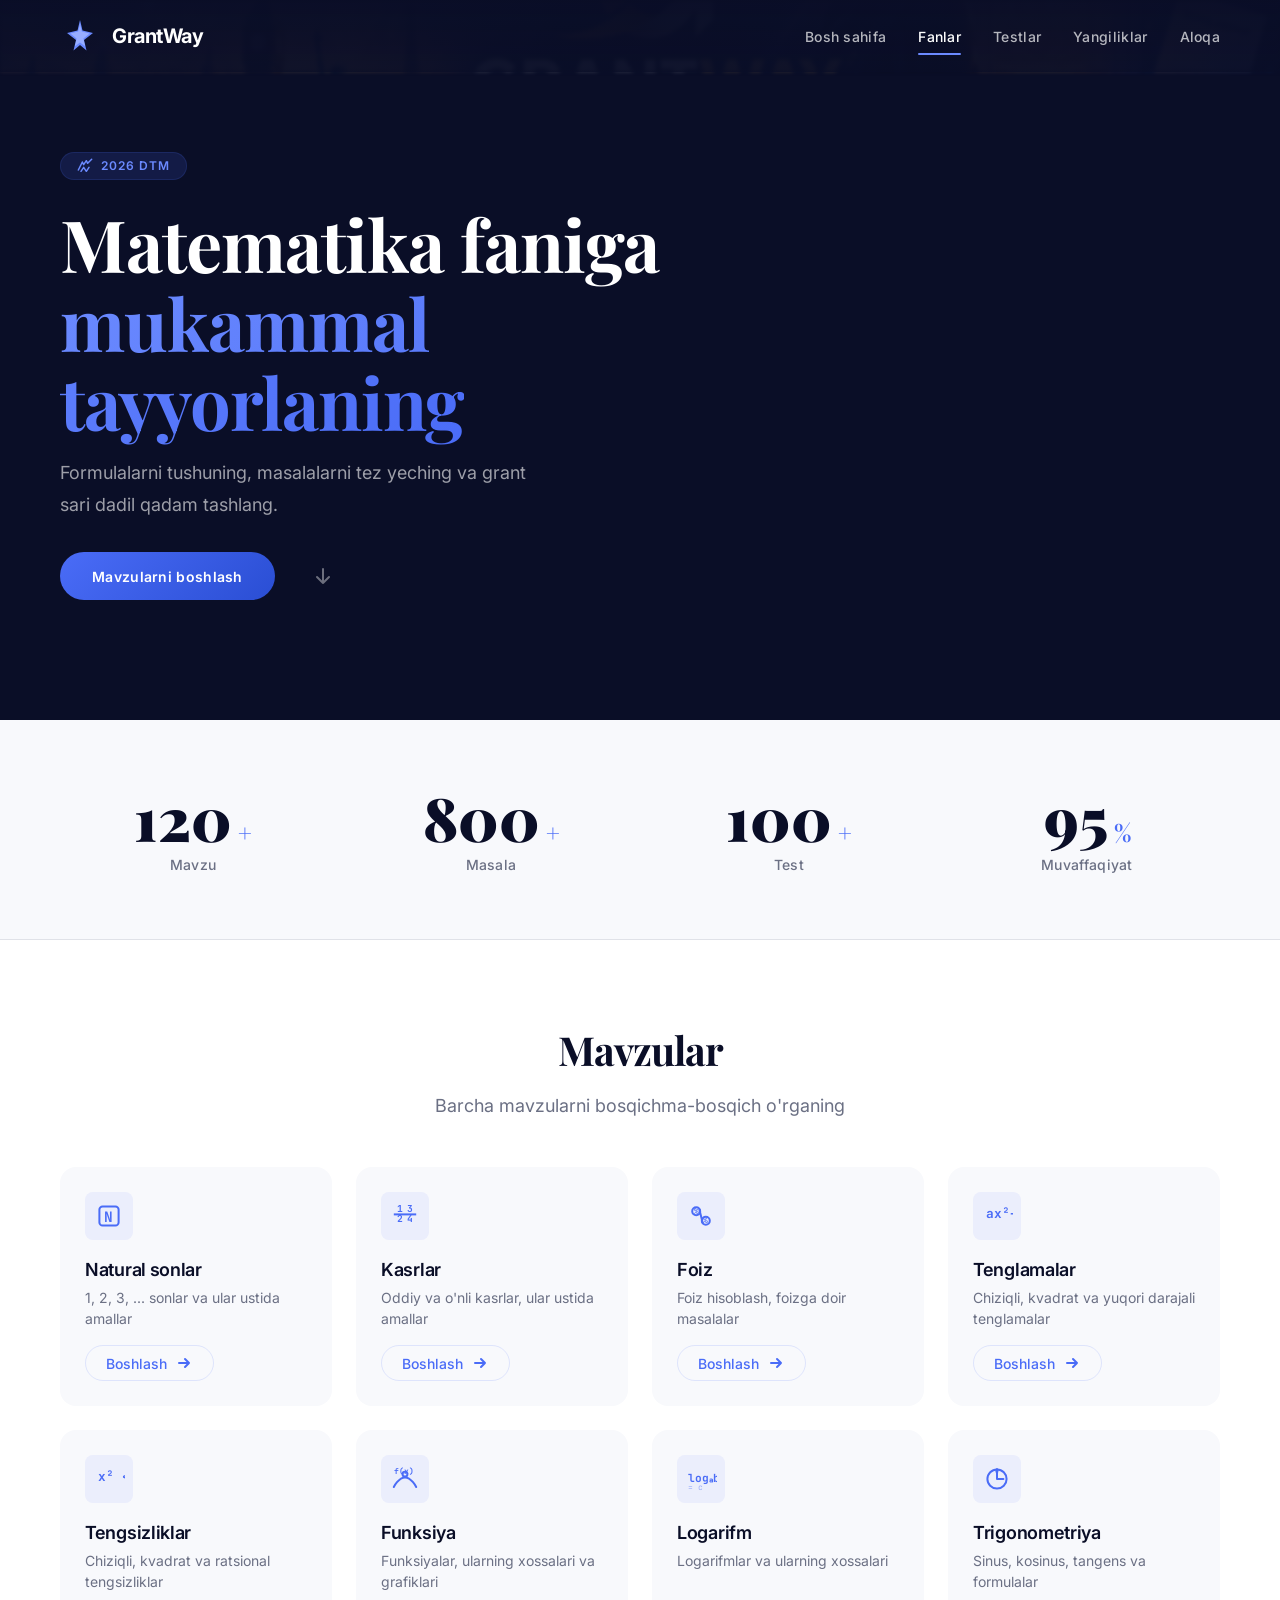
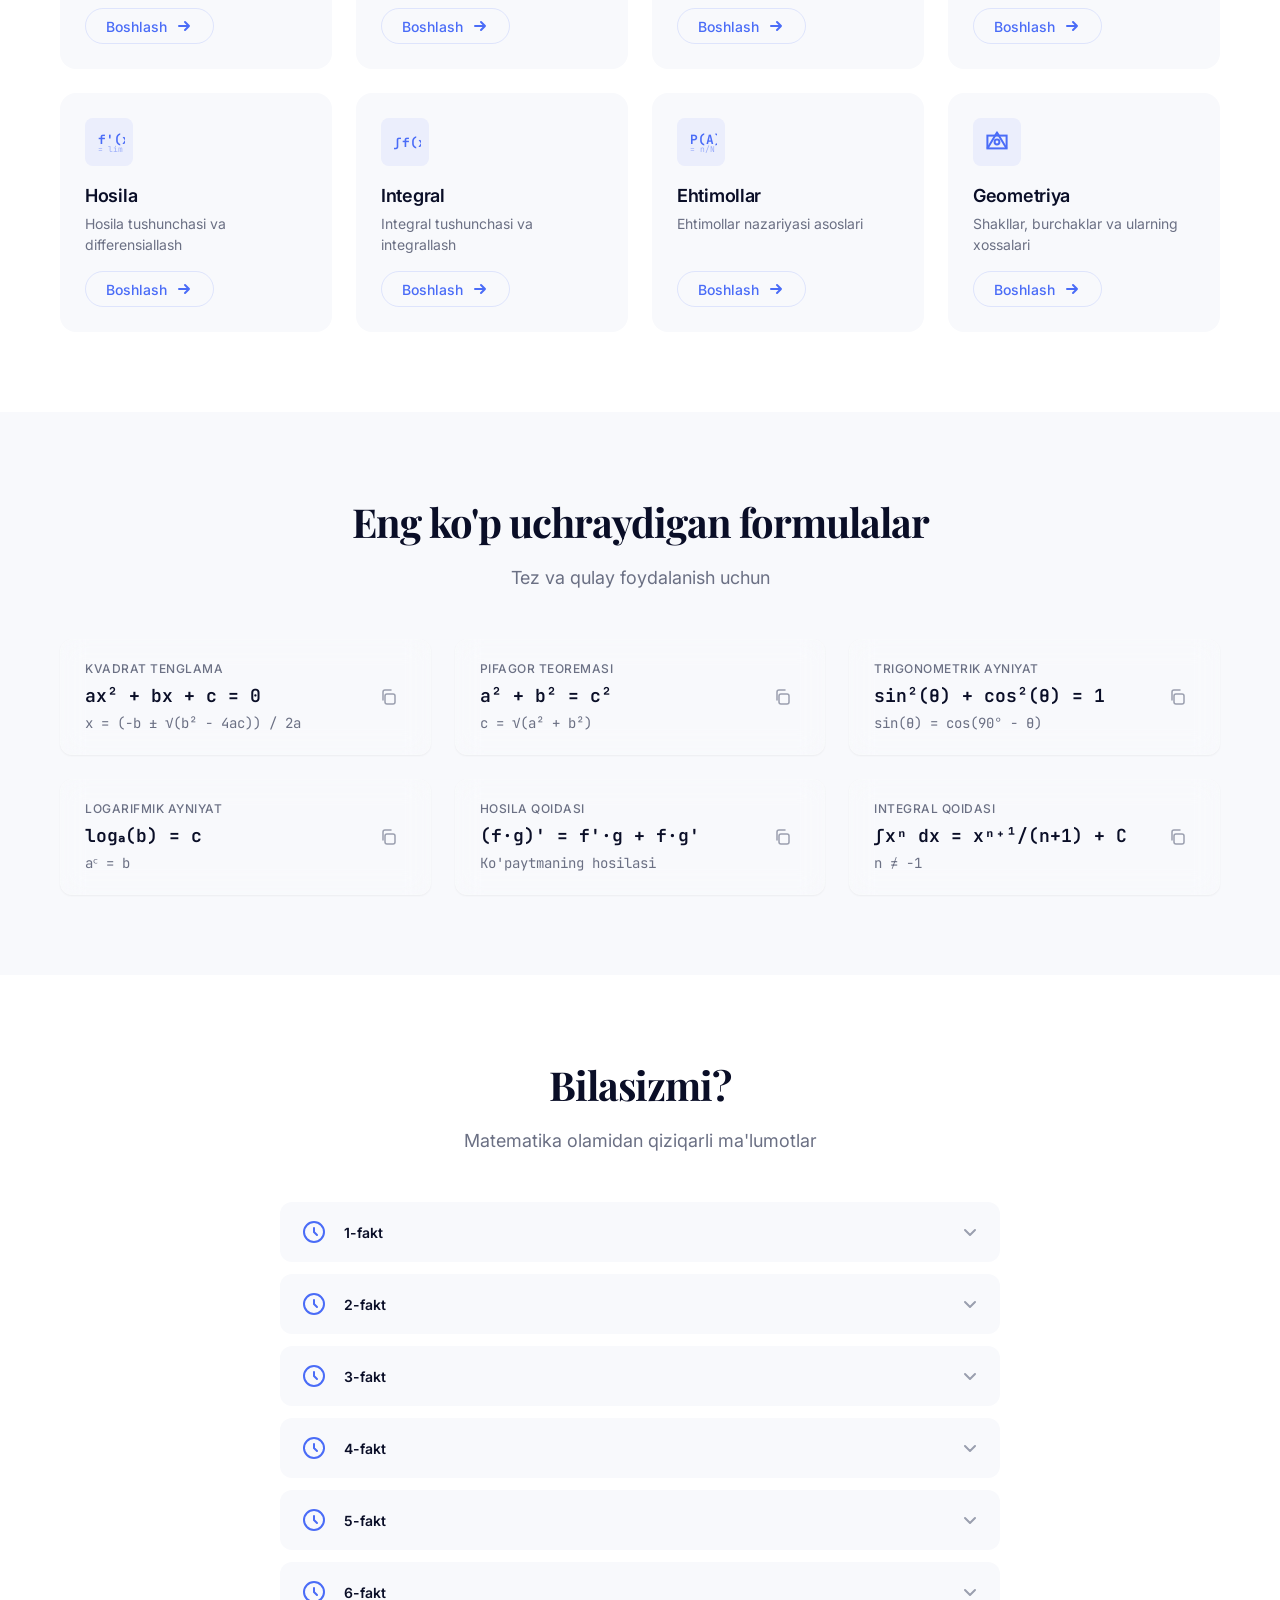
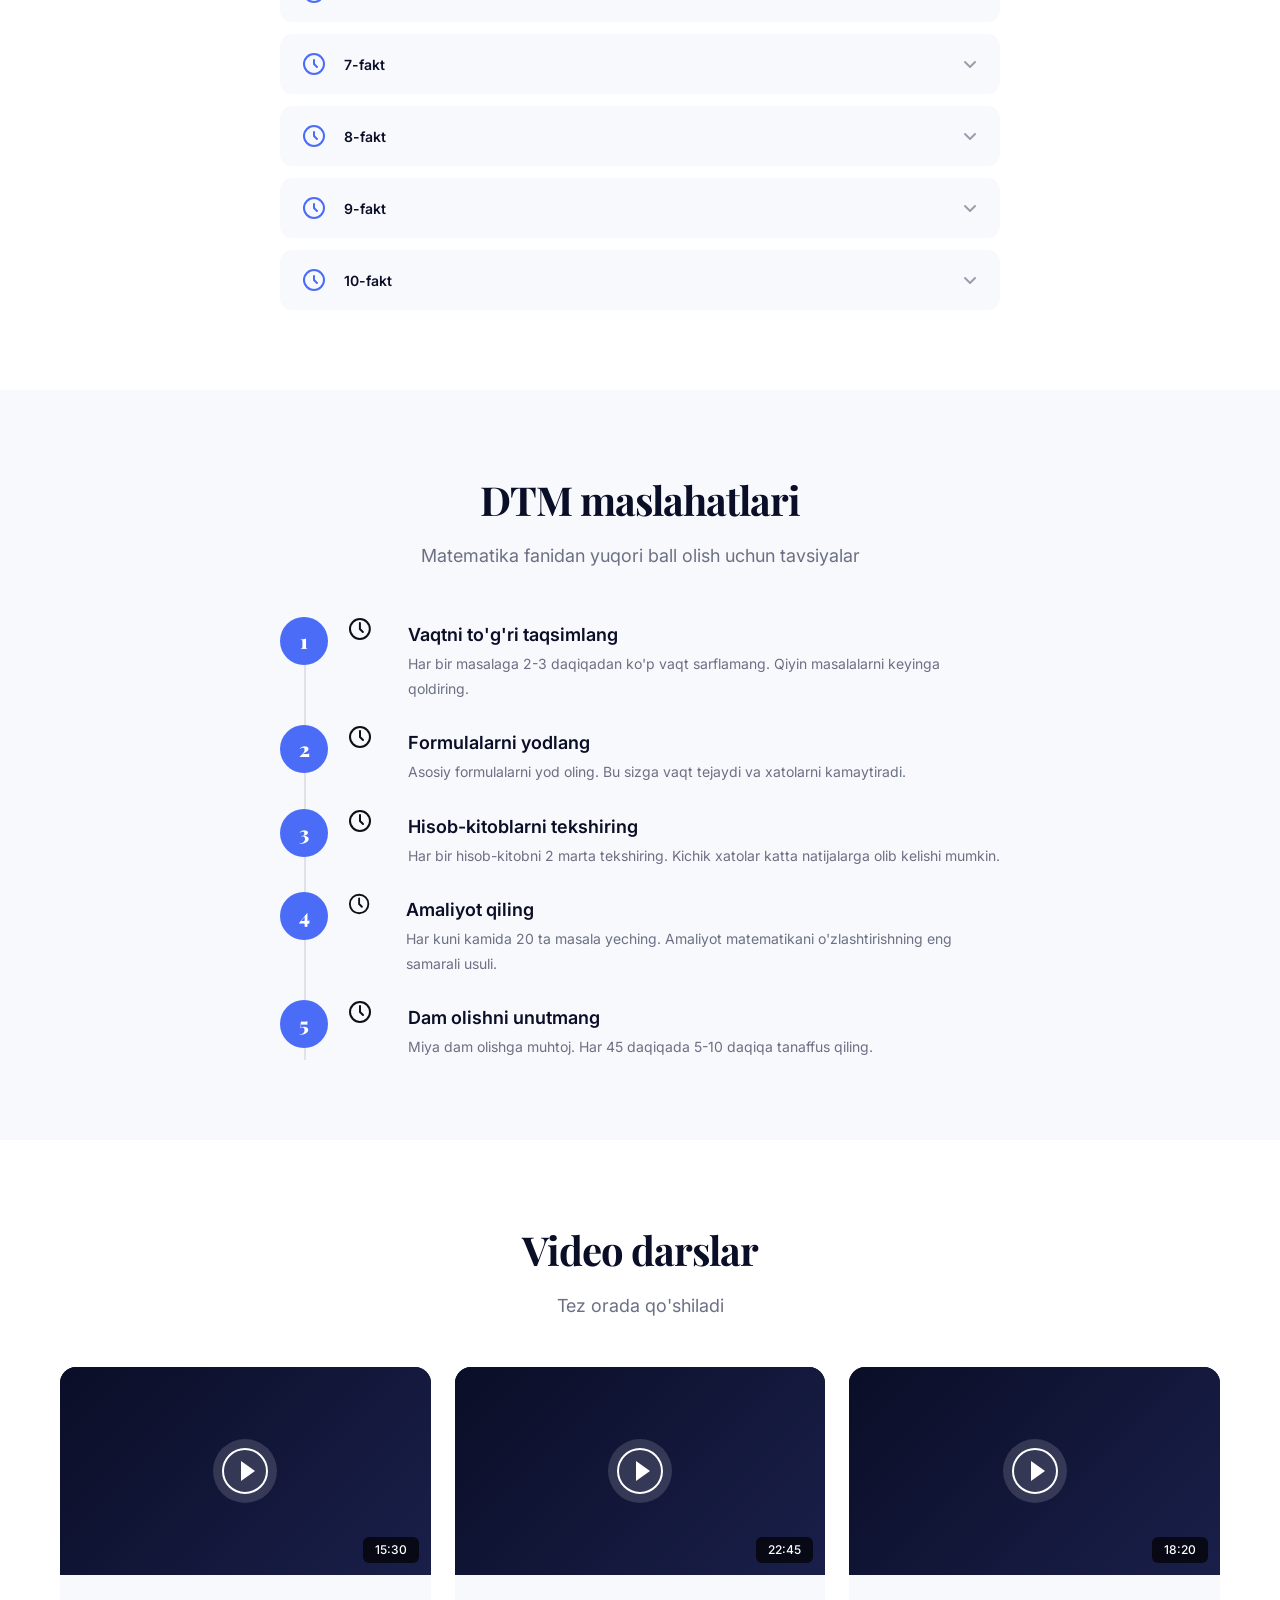
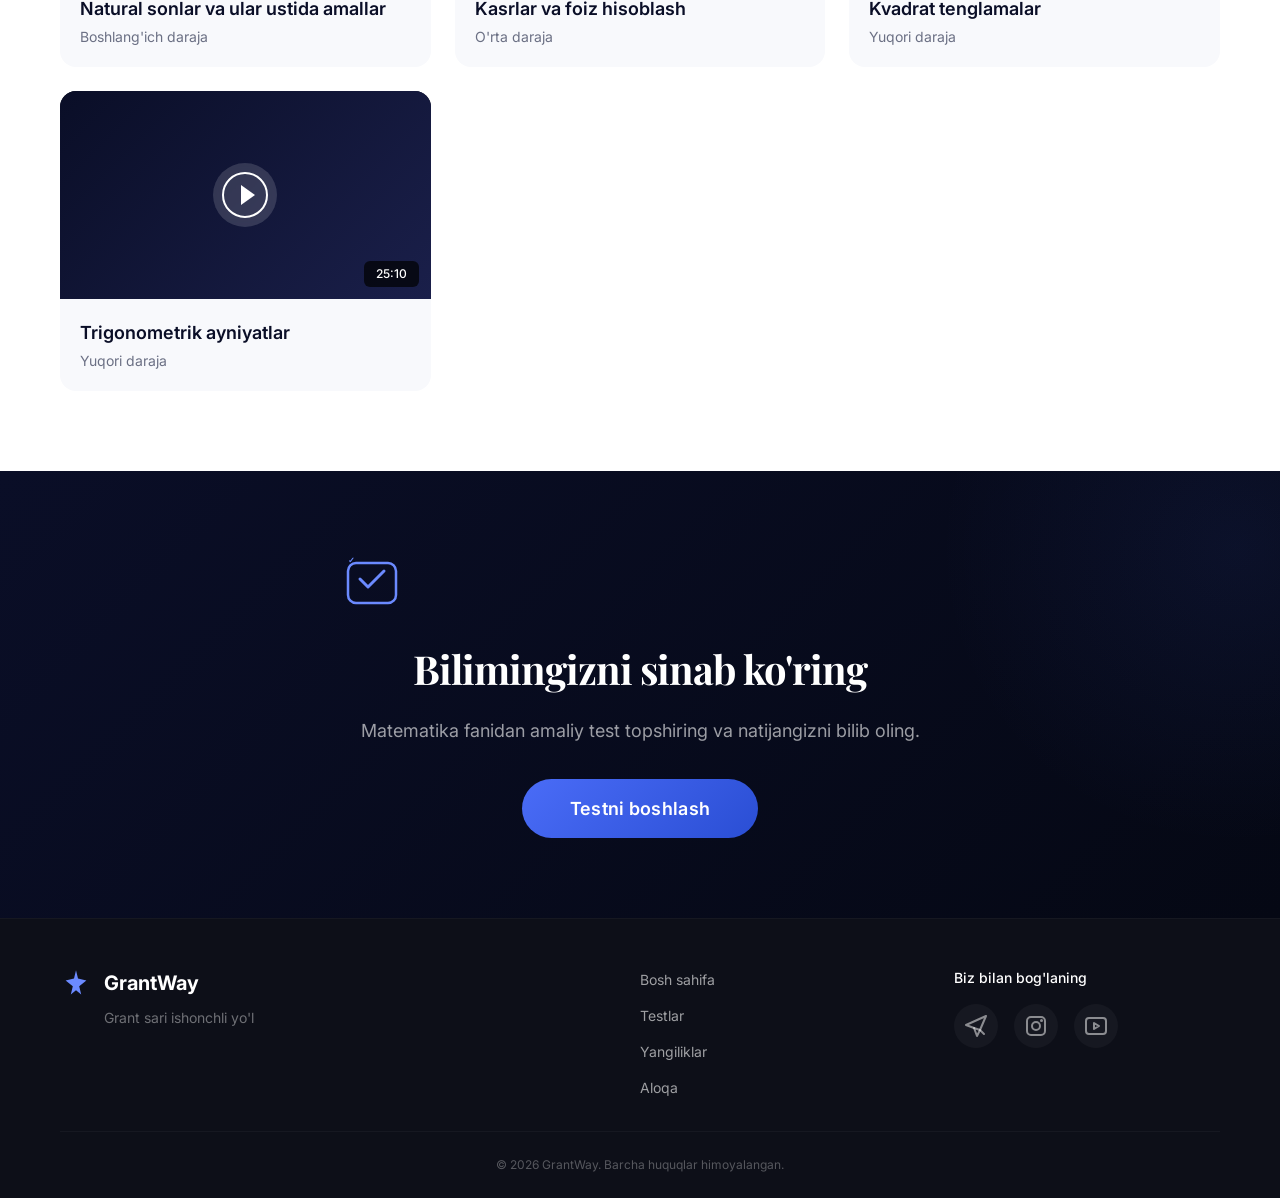
<file: grantway/pages/matematika.html>
<!DOCTYPE html>
<html lang="uz">
<head>
    <!-- Meta ma'lumotlar -->
    <meta charset="UTF-8" />
    <meta name="viewport" content="width=device-width, initial-scale=1.0" />
    <meta name="description" content="GrantWay - Matematika faniga mukammal tayyorlaning. Formulalar, mavzular, testlar va DTM maslahatlari." />
    <meta name="theme-color" content="#0a0e27" />
    
    <!-- Favicon -->
    <link rel="icon" type="image/svg+xml" href="../assets/icons/favicon.svg" />
    <link rel="apple-touch-icon" href="../assets/icons/apple-touch-icon.png" />
    
    <!-- Fontlar -->
    <link rel="preconnect" href="https://fonts.googleapis.com" />
    <link rel="preconnect" href="https://fonts.gstatic.com" crossorigin />
    <link href="https://fonts.googleapis.com/css2?family=Inter:ital,wght@0,300;0,400;0,500;0,600;0,700;0,800;0,900;1,400&family=Playfair+Display:ital,wght@0,700;0,800;0,900;1,700&family=JetBrains+Mono:wght@400;600;700&display=swap" rel="stylesheet" />
    
    <!-- CSS -->
    <link rel="stylesheet" href="../style.css" />
    <link rel="stylesheet" href="../pages/pages.css" />
    
    <title>GrantWay - Matematika | Grant sari ishonchli yo'l</title>
</head>
<body>
    <!-- ============================================ -->
    <!-- HEADER: Bosh sahifadagi header bilan bir xil -->
    <!-- ============================================ -->
    <header class="header" role="banner" aria-label="Sayt sarlavhasi">
        <div class="header__background" aria-hidden="true"></div>
        <div class="header__overlay" aria-hidden="true"></div>
        
        <div class="container header__container">
            <!-- Logo -->
            <a href="../index.html" class="header__logo" aria-label="GrantWay bosh sahifa">
                <svg class="header__logo-icon" width="40" height="40" viewBox="0 0 40 40" fill="none" xmlns="http://www.w3.org/2000/svg" aria-hidden="true">
                    <path d="M20 4L22.5 14.5L33 17L24 24L26.5 34.5L20 29L13.5 34.5L16 24L7 17L17.5 14.5L20 4Z" fill="currentColor" />
                    <path d="M20 8L21.8 15.6L29.6 17.4L23.4 22.6L25.2 30.2L20 26.6L14.8 30.2L16.6 22.6L10.4 17.4L18.2 15.6L20 8Z" fill="white" opacity="0.3" />
                </svg>
                <span class="header__logo-text">GrantWay</span>
            </a>
            
            <!-- Navigation -->
            <nav class="header__nav" role="navigation" aria-label="Asosiy menyu">
                <ul class="header__nav-list">
                    <li class="header__nav-item">
                        <a href="../index.html" class="header__nav-link">Bosh sahifa</a>
                    </li>
                    <li class="header__nav-item">
                        <a href="../index.html#fanlar" class="header__nav-link header__nav-link--active">Fanlar</a>
                    </li>
                    <li class="header__nav-item">
                        <a href="../testlar.html" class="header__nav-link">Testlar</a>
                    </li>
                    <li class="header__nav-item">
                        <a href="../yangiliklar.html" class="header__nav-link">Yangiliklar</a>
                    </li>
                    <li class="header__nav-item">
                        <a href="../aloqa.html" class="header__nav-link">Aloqa</a>
                    </li>
                </ul>
            </nav>
            
            <!-- Burger Menu -->
            <button class="header__burger" aria-label="Menyuni ochish/yopish" aria-expanded="false" aria-controls="mobile-menu">
                <span class="header__burger-line"></span>
                <span class="header__burger-line"></span>
                <span class="header__burger-line"></span>
            </button>
        </div>
        
        <!-- Mobile Menu -->
        <div class="header__mobile" id="mobile-menu" role="navigation" aria-label="Mobil menyu" hidden>
            <ul class="header__mobile-list">
                <li class="header__mobile-item">
                    <a href="../index.html" class="header__mobile-link">Bosh sahifa</a>
                </li>
                <li class="header__mobile-item">
                    <a href="../index.html#fanlar" class="header__mobile-link header__mobile-link--active">Fanlar</a>
                </li>
                <li class="header__mobile-item">
                    <a href="../testlar.html" class="header__mobile-link">Testlar</a>
                </li>
                <li class="header__mobile-item">
                    <a href="../yangiliklar.html" class="header__mobile-link">Yangiliklar</a>
                </li>
                <li class="header__mobile-item">
                    <a href="../aloqa.html" class="header__mobile-link">Aloqa</a>
                </li>
            </ul>
        </div>
    </header>

    <!-- ============================================ -->
    <!-- MAIN: Matematika sahifasi kontenti -->
    <!-- ============================================ -->
    <main class="main" role="main">
        <!-- ============================================ -->
        <!-- HERO: Matematika faniga mukammal tayyorlaning -->
        <!-- ============================================ -->
        <section class="math-hero" aria-label="Matematika banneri">
            <div class="math-hero__background" aria-hidden="true">
                <!-- Matematik formulalar fonida -->
                <span class="math-hero__formula math-hero__formula--1">π</span>
                <span class="math-hero__formula math-hero__formula--2">Σ</span>
                <span class="math-hero__formula math-hero__formula--3">√</span>
                <span class="math-hero__formula math-hero__formula--4">∫</span>
                <span class="math-hero__formula math-hero__formula--5">x²</span>
                <span class="math-hero__formula math-hero__formula--6">∞</span>
                <span class="math-hero__formula math-hero__formula--7">∑</span>
                <span class="math-hero__formula math-hero__formula--8">∏</span>
                <span class="math-hero__formula math-hero__formula--9">∂</span>
                <span class="math-hero__formula math-hero__formula--10">∆</span>
            </div>
            
            <div class="container math-hero__container">
                <div class="math-hero__content">
                    <div class="math-hero__badge">
                        <svg width="16" height="16" viewBox="0 0 16 16" fill="none" xmlns="http://www.w3.org/2000/svg" aria-hidden="true">
                            <path d="M1.333 12L5.333 4L6.667 6.667L9.333 2.667L10.667 5.333L14.667 1.333" stroke="currentColor" stroke-width="1.5" stroke-linecap="round" stroke-linejoin="round" />
                            <path d="M4 13.333L6.667 9.333L9.333 13.333L12 9.333" stroke="currentColor" stroke-width="1.5" stroke-linecap="round" stroke-linejoin="round" />
                        </svg>
                        <span>2026 DTM</span>
                    </div>
                    
                    <h1 class="math-hero__title">
                        Matematika faniga <br />
                        <span class="math-hero__title-highlight">mukammal tayyorlaning</span>
                    </h1>
                    
                    <p class="math-hero__description">
                        Formulalarni tushuning, masalalarni tez yeching va grant sari dadil qadam tashlang.
                    </p>
                    
                    <div class="math-hero__actions">
                        <a href="#topics" class="math-hero__cta cta-button">
                            <span class="cta-button__text">Mavzularni boshlash</span>
                            <span class="cta-button__ripple" aria-hidden="true"></span>
                        </a>
                        <a href="#statistics" class="math-hero__scroll" aria-label="Pastga scroll">
                            <svg width="24" height="24" viewBox="0 0 24 24" fill="none" xmlns="http://www.w3.org/2000/svg" aria-hidden="true">
                                <path d="M12 5V19M12 19L6 13M12 19L18 13" stroke="currentColor" stroke-width="2" stroke-linecap="round" stroke-linejoin="round" />
                            </svg>
                        </a>
                    </div>
                </div>
            </div>
        </section>

        <!-- ============================================ -->
        <!-- STATISTIKA: Animated Counter -->
        <!-- ============================================ -->
        <section class="math-statistics" id="statistics" aria-label="Matematika statistikasi">
            <div class="container">
                <div class="math-statistics__grid">
                    <div class="math-statistic-item">
                        <span class="math-statistic-item__number" data-count="120" data-duration="2000">0</span>
                        <span class="math-statistic-item__suffix">+</span>
                        <span class="math-statistic-item__label">Mavzu</span>
                    </div>
                    <div class="math-statistic-item">
                        <span class="math-statistic-item__number" data-count="800" data-duration="2000">0</span>
                        <span class="math-statistic-item__suffix">+</span>
                        <span class="math-statistic-item__label">Masala</span>
                    </div>
                    <div class="math-statistic-item">
                        <span class="math-statistic-item__number" data-count="100" data-duration="2000">0</span>
                        <span class="math-statistic-item__suffix">+</span>
                        <span class="math-statistic-item__label">Test</span>
                    </div>
                    <div class="math-statistic-item">
                        <span class="math-statistic-item__number" data-count="95" data-duration="2000">0</span>
                        <span class="math-statistic-item__suffix">%</span>
                        <span class="math-statistic-item__label">Muvaffaqiyat</span>
                    </div>
                </div>
            </div>
        </section>

        <!-- ============================================ -->
        <!-- MAVZULAR: 12 ta matematik mavzu -->
        <!-- ============================================ -->
        <section class="math-topics" id="topics" aria-label="Matematika mavzulari">
            <div class="container">
                <div class="math-topics__header">
                    <h2 class="math-topics__title">Mavzular</h2>
                    <p class="math-topics__subtitle">Barcha mavzularni bosqichma-bosqich o'rganing</p>
                </div>
                
                <div class="math-topics__grid">
                    <!-- Natural sonlar -->
                    <article class="topic-card" data-topic="natural">
                        <div class="topic-card__icon-wrapper">
                            <svg class="topic-card__icon" width="40" height="40" viewBox="0 0 40 40" fill="none" xmlns="http://www.w3.org/2000/svg" aria-hidden="true">
                                <rect x="8" y="8" width="24" height="24" rx="4" stroke="currentColor" stroke-width="2.5" />
                                <text x="14" y="27" font-family="JetBrains Mono" font-size="18" font-weight="700" fill="currentColor">N</text>
                            </svg>
                        </div>
                        <h3 class="topic-card__title">Natural sonlar</h3>
                        <p class="topic-card__description">1, 2, 3, ... sonlar va ular ustida amallar</p>
                        <button class="topic-card__button" aria-label="Natural sonlar mavzusini boshlash">
                            <span>Boshlash</span>
                            <svg width="18" height="18" viewBox="0 0 18 18" fill="none" xmlns="http://www.w3.org/2000/svg" aria-hidden="true">
                                <path d="M4 9H14M14 9L10 5M14 9L10 13" stroke="currentColor" stroke-width="2" stroke-linecap="round" stroke-linejoin="round" />
                            </svg>
                        </button>
                    </article>

                    <!-- Kasrlar -->
                    <article class="topic-card" data-topic="fractions">
                        <div class="topic-card__icon-wrapper">
                            <svg class="topic-card__icon" width="40" height="40" viewBox="0 0 40 40" fill="none" xmlns="http://www.w3.org/2000/svg" aria-hidden="true">
                                <line x1="6" y1="18" x2="34" y2="18" stroke="currentColor" stroke-width="2.5" />
                                <text x="10" y="15" font-family="JetBrains Mono" font-size="12" font-weight="700" fill="currentColor">1</text>
                                <text x="10" y="28" font-family="JetBrains Mono" font-size="12" font-weight="700" fill="currentColor">2</text>
                                <text x="22" y="15" font-family="JetBrains Mono" font-size="12" font-weight="700" fill="currentColor">3</text>
                                <text x="22" y="28" font-family="JetBrains Mono" font-size="12" font-weight="700" fill="currentColor">4</text>
                            </svg>
                        </div>
                        <h3 class="topic-card__title">Kasrlar</h3>
                        <p class="topic-card__description">Oddiy va o'nli kasrlar, ular ustida amallar</p>
                        <button class="topic-card__button" aria-label="Kasrlar mavzusini boshlash">
                            <span>Boshlash</span>
                            <svg width="18" height="18" viewBox="0 0 18 18" fill="none" xmlns="http://www.w3.org/2000/svg" aria-hidden="true">
                                <path d="M4 9H14M14 9L10 5M14 9L10 13" stroke="currentColor" stroke-width="2" stroke-linecap="round" stroke-linejoin="round" />
                            </svg>
                        </button>
                    </article>

                    <!-- Foiz -->
                    <article class="topic-card" data-topic="percent">
                        <div class="topic-card__icon-wrapper">
                            <svg class="topic-card__icon" width="40" height="40" viewBox="0 0 40 40" fill="none" xmlns="http://www.w3.org/2000/svg" aria-hidden="true">
                                <circle cx="14" cy="14" r="5" stroke="currentColor" stroke-width="2.5" />
                                <circle cx="26" cy="26" r="5" stroke="currentColor" stroke-width="2.5" />
                                <path d="M18 12L22 28" stroke="currentColor" stroke-width="2.5" stroke-linecap="round" />
                                <text x="11" y="17" font-family="JetBrains Mono" font-size="10" font-weight="700" fill="currentColor">%</text>
                                <text x="23" y="29" font-family="JetBrains Mono" font-size="10" font-weight="700" fill="currentColor">%</text>
                            </svg>
                        </div>
                        <h3 class="topic-card__title">Foiz</h3>
                        <p class="topic-card__description">Foiz hisoblash, foizga doir masalalar</p>
                        <button class="topic-card__button" aria-label="Foiz mavzusini boshlash">
                            <span>Boshlash</span>
                            <svg width="18" height="18" viewBox="0 0 18 18" fill="none" xmlns="http://www.w3.org/2000/svg" aria-hidden="true">
                                <path d="M4 9H14M14 9L10 5M14 9L10 13" stroke="currentColor" stroke-width="2" stroke-linecap="round" stroke-linejoin="round" />
                            </svg>
                        </button>
                    </article>

                    <!-- Tenglamalar -->
                    <article class="topic-card" data-topic="equations">
                        <div class="topic-card__icon-wrapper">
                            <svg class="topic-card__icon" width="40" height="40" viewBox="0 0 40 40" fill="none" xmlns="http://www.w3.org/2000/svg" aria-hidden="true">
                                <text x="6" y="22" font-family="JetBrains Mono" font-size="16" font-weight="700" fill="currentColor">ax²+bx+c=0</text>
                            </svg>
                        </div>
                        <h3 class="topic-card__title">Tenglamalar</h3>
                        <p class="topic-card__description">Chiziqli, kvadrat va yuqori darajali tenglamalar</p>
                        <button class="topic-card__button" aria-label="Tenglamalar mavzusini boshlash">
                            <span>Boshlash</span>
                            <svg width="18" height="18" viewBox="0 0 18 18" fill="none" xmlns="http://www.w3.org/2000/svg" aria-hidden="true">
                                <path d="M4 9H14M14 9L10 5M14 9L10 13" stroke="currentColor" stroke-width="2" stroke-linecap="round" stroke-linejoin="round" />
                            </svg>
                        </button>
                    </article>

                    <!-- Tengsizliklar -->
                    <article class="topic-card" data-topic="inequalities">
                        <div class="topic-card__icon-wrapper">
                            <svg class="topic-card__icon" width="40" height="40" viewBox="0 0 40 40" fill="none" xmlns="http://www.w3.org/2000/svg" aria-hidden="true">
                                <text x="6" y="22" font-family="JetBrains Mono" font-size="16" font-weight="700" fill="currentColor">x² &lt; 4x</text>
                            </svg>
                        </div>
                        <h3 class="topic-card__title">Tengsizliklar</h3>
                        <p class="topic-card__description">Chiziqli, kvadrat va ratsional tengsizliklar</p>
                        <button class="topic-card__button" aria-label="Tengsizliklar mavzusini boshlash">
                            <span>Boshlash</span>
                            <svg width="18" height="18" viewBox="0 0 18 18" fill="none" xmlns="http://www.w3.org/2000/svg" aria-hidden="true">
                                <path d="M4 9H14M14 9L10 5M14 9L10 13" stroke="currentColor" stroke-width="2" stroke-linecap="round" stroke-linejoin="round" />
                            </svg>
                        </button>
                    </article>

                    <!-- Funksiya -->
                    <article class="topic-card" data-topic="functions">
                        <div class="topic-card__icon-wrapper">
                            <svg class="topic-card__icon" width="40" height="40" viewBox="0 0 40 40" fill="none" xmlns="http://www.w3.org/2000/svg" aria-hidden="true">
                                <path d="M6 30C6 30 12 18 20 18C28 18 34 30 34 30" stroke="currentColor" stroke-width="2.5" stroke-linecap="round" />
                                <circle cx="20" cy="14" r="3" stroke="currentColor" stroke-width="2.5" />
                                <text x="6" y="14" font-family="JetBrains Mono" font-size="10" font-weight="700" fill="currentColor">f(x)</text>
                            </svg>
                        </div>
                        <h3 class="topic-card__title">Funksiya</h3>
                        <p class="topic-card__description">Funksiyalar, ularning xossalari va grafiklari</p>
                        <button class="topic-card__button" aria-label="Funksiya mavzusini boshlash">
                            <span>Boshlash</span>
                            <svg width="18" height="18" viewBox="0 0 18 18" fill="none" xmlns="http://www.w3.org/2000/svg" aria-hidden="true">
                                <path d="M4 9H14M14 9L10 5M14 9L10 13" stroke="currentColor" stroke-width="2" stroke-linecap="round" stroke-linejoin="round" />
                            </svg>
                        </button>
                    </article>

                    <!-- Logarifm -->
                    <article class="topic-card" data-topic="logarithms">
                        <div class="topic-card__icon-wrapper">
                            <svg class="topic-card__icon" width="40" height="40" viewBox="0 0 40 40" fill="none" xmlns="http://www.w3.org/2000/svg" aria-hidden="true">
                                <text x="4" y="24" font-family="JetBrains Mono" font-size="14" font-weight="700" fill="currentColor">logₐb</text>
                                <text x="4" y="34" font-family="JetBrains Mono" font-size="10" font-weight="400" fill="currentColor" opacity="0.5">= c</text>
                            </svg>
                        </div>
                        <h3 class="topic-card__title">Logarifm</h3>
                        <p class="topic-card__description">Logarifmlar va ularning xossalari</p>
                        <button class="topic-card__button" aria-label="Logarifm mavzusini boshlash">
                            <span>Boshlash</span>
                            <svg width="18" height="18" viewBox="0 0 18 18" fill="none" xmlns="http://www.w3.org/2000/svg" aria-hidden="true">
                                <path d="M4 9H14M14 9L10 5M14 9L10 13" stroke="currentColor" stroke-width="2" stroke-linecap="round" stroke-linejoin="round" />
                            </svg>
                        </button>
                    </article>

                    <!-- Trigonometriya -->
                    <article class="topic-card" data-topic="trigonometry">
                        <div class="topic-card__icon-wrapper">
                            <svg class="topic-card__icon" width="40" height="40" viewBox="0 0 40 40" fill="none" xmlns="http://www.w3.org/2000/svg" aria-hidden="true">
                                <circle cx="20" cy="20" r="12" stroke="currentColor" stroke-width="2.5" />
                                <path d="M20 8L20 20L28 20" stroke="currentColor" stroke-width="2.5" stroke-linecap="round" stroke-linejoin="round" />
                                <text x="18" y="12" font-family="JetBrains Mono" font-size="8" font-weight="700" fill="currentColor">θ</text>
                            </svg>
                        </div>
                        <h3 class="topic-card__title">Trigonometriya</h3>
                        <p class="topic-card__description">Sinus, kosinus, tangens va formulalar</p>
                        <button class="topic-card__button" aria-label="Trigonometriya mavzusini boshlash">
                            <span>Boshlash</span>
                            <svg width="18" height="18" viewBox="0 0 18 18" fill="none" xmlns="http://www.w3.org/2000/svg" aria-hidden="true">
                                <path d="M4 9H14M14 9L10 5M14 9L10 13" stroke="currentColor" stroke-width="2" stroke-linecap="round" stroke-linejoin="round" />
                            </svg>
                        </button>
                    </article>

                    <!-- Hosila -->
                    <article class="topic-card" data-topic="derivatives">
                        <div class="topic-card__icon-wrapper">
                            <svg class="topic-card__icon" width="40" height="40" viewBox="0 0 40 40" fill="none" xmlns="http://www.w3.org/2000/svg" aria-hidden="true">
                                <text x="6" y="22" font-family="JetBrains Mono" font-size="16" font-weight="700" fill="currentColor">f'(x)</text>
                                <text x="6" y="32" font-family="JetBrains Mono" font-size="10" font-weight="400" fill="currentColor" opacity="0.5">= lim</text>
                            </svg>
                        </div>
                        <h3 class="topic-card__title">Hosila</h3>
                        <p class="topic-card__description">Hosila tushunchasi va differensiallash</p>
                        <button class="topic-card__button" aria-label="Hosila mavzusini boshlash">
                            <span>Boshlash</span>
                            <svg width="18" height="18" viewBox="0 0 18 18" fill="none" xmlns="http://www.w3.org/2000/svg" aria-hidden="true">
                                <path d="M4 9H14M14 9L10 5M14 9L10 13" stroke="currentColor" stroke-width="2" stroke-linecap="round" stroke-linejoin="round" />
                            </svg>
                        </button>
                    </article>

                    <!-- Integral -->
                    <article class="topic-card" data-topic="integrals">
                        <div class="topic-card__icon-wrapper">
                            <svg class="topic-card__icon" width="40" height="40" viewBox="0 0 40 40" fill="none" xmlns="http://www.w3.org/2000/svg" aria-hidden="true">
                                <text x="6" y="26" font-family="JetBrains Mono" font-size="16" font-weight="700" fill="currentColor">∫f(x)dx</text>
                            </svg>
                        </div>
                        <h3 class="topic-card__title">Integral</h3>
                        <p class="topic-card__description">Integral tushunchasi va integrallash</p>
                        <button class="topic-card__button" aria-label="Integral mavzusini boshlash">
                            <span>Boshlash</span>
                            <svg width="18" height="18" viewBox="0 0 18 18" fill="none" xmlns="http://www.w3.org/2000/svg" aria-hidden="true">
                                <path d="M4 9H14M14 9L10 5M14 9L10 13" stroke="currentColor" stroke-width="2" stroke-linecap="round" stroke-linejoin="round" />
                            </svg>
                        </button>
                    </article>

                    <!-- Ehtimollar -->
                    <article class="topic-card" data-topic="probability">
                        <div class="topic-card__icon-wrapper">
                            <svg class="topic-card__icon" width="40" height="40" viewBox="0 0 40 40" fill="none" xmlns="http://www.w3.org/2000/svg" aria-hidden="true">
                                <text x="6" y="22" font-family="JetBrains Mono" font-size="16" font-weight="700" fill="currentColor">P(A)</text>
                                <text x="6" y="32" font-family="JetBrains Mono" font-size="10" font-weight="400" fill="currentColor" opacity="0.5">= n/N</text>
                            </svg>
                        </div>
                        <h3 class="topic-card__title">Ehtimollar</h3>
                        <p class="topic-card__description">Ehtimollar nazariyasi asoslari</p>
                        <button class="topic-card__button" aria-label="Ehtimollar mavzusini boshlash">
                            <span>Boshlash</span>
                            <svg width="18" height="18" viewBox="0 0 18 18" fill="none" xmlns="http://www.w3.org/2000/svg" aria-hidden="true">
                                <path d="M4 9H14M14 9L10 5M14 9L10 13" stroke="currentColor" stroke-width="2" stroke-linecap="round" stroke-linejoin="round" />
                            </svg>
                        </button>
                    </article>

                    <!-- Geometriya -->
                    <article class="topic-card" data-topic="geometry">
                        <div class="topic-card__icon-wrapper">
                            <svg class="topic-card__icon" width="40" height="40" viewBox="0 0 40 40" fill="none" xmlns="http://www.w3.org/2000/svg" aria-hidden="true">
                                <rect x="8" y="12" width="24" height="16" stroke="currentColor" stroke-width="2.5" />
                                <path d="M8 28L20 8L32 28" stroke="currentColor" stroke-width="2.5" stroke-linejoin="round" />
                                <circle cx="20" cy="20" r="3" stroke="currentColor" stroke-width="2.5" />
                            </svg>
                        </div>
                        <h3 class="topic-card__title">Geometriya</h3>
                        <p class="topic-card__description">Shakllar, burchaklar va ularning xossalari</p>
                        <button class="topic-card__button" aria-label="Geometriya mavzusini boshlash">
                            <span>Boshlash</span>
                            <svg width="18" height="18" viewBox="0 0 18 18" fill="none" xmlns="http://www.w3.org/2000/svg" aria-hidden="true">
                                <path d="M4 9H14M14 9L10 5M14 9L10 13" stroke="currentColor" stroke-width="2" stroke-linecap="round" stroke-linejoin="round" />
                            </svg>
                        </button>
                    </article>
                </div>
            </div>
        </section>

        <!-- ============================================ -->
        <!-- FORMULALAR: Eng ko'p uchraydigan formulalar -->
        <!-- ============================================ -->
        <section class="math-formulas" id="formulas" aria-label="Matematik formulalar">
            <div class="container">
                <div class="math-formulas__header">
                    <h2 class="math-formulas__title">Eng ko'p uchraydigan formulalar</h2>
                    <p class="math-formulas__subtitle">Tez va qulay foydalanish uchun</p>
                </div>
                
                <div class="math-formulas__grid">
                    <!-- Formula 1 -->
                    <div class="formula-card">
                        <div class="formula-card__content">
                            <span class="formula-card__name">Kvadrat tenglama</span>
                            <span class="formula-card__formula">ax² + bx + c = 0</span>
                            <span class="formula-card__solution">x = (-b ± √(b² - 4ac)) / 2a</span>
                        </div>
                        <button class="formula-card__copy" aria-label="Formulani nusxalash" data-formula="x = (-b ± √(b² - 4ac)) / 2a">
                            <svg width="20" height="20" viewBox="0 0 20 20" fill="none" xmlns="http://www.w3.org/2000/svg" aria-hidden="true">
                                <rect x="7" y="7" width="10" height="10" rx="2" stroke="currentColor" stroke-width="1.5" />
                                <path d="M5 13V5C5 3.89543 5.89543 3 7 3H13" stroke="currentColor" stroke-width="1.5" stroke-linecap="round" />
                            </svg>
                            <span class="formula-card__copy-tooltip">Nusxalash</span>
                        </button>
                    </div>

                    <!-- Formula 2 -->
                    <div class="formula-card">
                        <div class="formula-card__content">
                            <span class="formula-card__name">Pifagor teoremasi</span>
                            <span class="formula-card__formula">a² + b² = c²</span>
                            <span class="formula-card__solution">c = √(a² + b²)</span>
                        </div>
                        <button class="formula-card__copy" aria-label="Formulani nusxalash" data-formula="a² + b² = c²">
                            <svg width="20" height="20" viewBox="0 0 20 20" fill="none" xmlns="http://www.w3.org/2000/svg" aria-hidden="true">
                                <rect x="7" y="7" width="10" height="10" rx="2" stroke="currentColor" stroke-width="1.5" />
                                <path d="M5 13V5C5 3.89543 5.89543 3 7 3H13" stroke="currentColor" stroke-width="1.5" stroke-linecap="round" />
                            </svg>
                            <span class="formula-card__copy-tooltip">Nusxalash</span>
                        </button>
                    </div>

                    <!-- Formula 3 -->
                    <div class="formula-card">
                        <div class="formula-card__content">
                            <span class="formula-card__name">Trigonometrik ayniyat</span>
                            <span class="formula-card__formula">sin²(θ) + cos²(θ) = 1</span>
                            <span class="formula-card__solution">sin(θ) = cos(90° - θ)</span>
                        </div>
                        <button class="formula-card__copy" aria-label="Formulani nusxalash" data-formula="sin²(θ) + cos²(θ) = 1">
                            <svg width="20" height="20" viewBox="0 0 20 20" fill="none" xmlns="http://www.w3.org/2000/svg" aria-hidden="true">
                                <rect x="7" y="7" width="10" height="10" rx="2" stroke="currentColor" stroke-width="1.5" />
                                <path d="M5 13V5C5 3.89543 5.89543 3 7 3H13" stroke="currentColor" stroke-width="1.5" stroke-linecap="round" />
                            </svg>
                            <span class="formula-card__copy-tooltip">Nusxalash</span>
                        </button>
                    </div>

                    <!-- Formula 4 -->
                    <div class="formula-card">
                        <div class="formula-card__content">
                            <span class="formula-card__name">Logarifmik ayniyat</span>
                            <span class="formula-card__formula">logₐ(b) = c</span>
                            <span class="formula-card__solution">aᶜ = b</span>
                        </div>
                        <button class="formula-card__copy" aria-label="Formulani nusxalash" data-formula="logₐ(b) = c">
                            <svg width="20" height="20" viewBox="0 0 20 20" fill="none" xmlns="http://www.w3.org/2000/svg" aria-hidden="true">
                                <rect x="7" y="7" width="10" height="10" rx="2" stroke="currentColor" stroke-width="1.5" />
                                <path d="M5 13V5C5 3.89543 5.89543 3 7 3H13" stroke="currentColor" stroke-width="1.5" stroke-linecap="round" />
                            </svg>
                            <span class="formula-card__copy-tooltip">Nusxalash</span>
                        </button>
                    </div>

                    <!-- Formula 5 -->
                    <div class="formula-card">
                        <div class="formula-card__content">
                            <span class="formula-card__name">Hosila qoidasi</span>
                            <span class="formula-card__formula">(f·g)' = f'·g + f·g'</span>
                            <span class="formula-card__solution">Ko'paytmaning hosilasi</span>
                        </div>
                        <button class="formula-card__copy" aria-label="Formulani nusxalash" data-formula="(f·g)' = f'·g + f·g'">
                            <svg width="20" height="20" viewBox="0 0 20 20" fill="none" xmlns="http://www.w3.org/2000/svg" aria-hidden="true">
                                <rect x="7" y="7" width="10" height="10" rx="2" stroke="currentColor" stroke-width="1.5" />
                                <path d="M5 13V5C5 3.89543 5.89543 3 7 3H13" stroke="currentColor" stroke-width="1.5" stroke-linecap="round" />
                            </svg>
                            <span class="formula-card__copy-tooltip">Nusxalash</span>
                        </button>
                    </div>

                    <!-- Formula 6 -->
                    <div class="formula-card">
                        <div class="formula-card__content">
                            <span class="formula-card__name">Integral qoidasi</span>
                            <span class="formula-card__formula">∫xⁿ dx = xⁿ⁺¹/(n+1) + C</span>
                            <span class="formula-card__solution">n ≠ -1</span>
                        </div>
                        <button class="formula-card__copy" aria-label="Formulani nusxalash" data-formula="∫xⁿ dx = xⁿ⁺¹/(n+1) + C">
                            <svg width="20" height="20" viewBox="0 0 20 20" fill="none" xmlns="http://www.w3.org/2000/svg" aria-hidden="true">
                                <rect x="7" y="7" width="10" height="10" rx="2" stroke="currentColor" stroke-width="1.5" />
                                <path d="M5 13V5C5 3.89543 5.89543 3 7 3H13" stroke="currentColor" stroke-width="1.5" stroke-linecap="round" />
                            </svg>
                            <span class="formula-card__copy-tooltip">Nusxalash</span>
                        </button>
                    </div>
                </div>
            </div>
        </section>

        <!-- ============================================ -->
        <!-- BILASIZMI: Matematika faktlari -->
        <!-- ============================================ -->
        <section class="math-facts" aria-label="Matematika haqida qiziqarli faktlar">
            <div class="container">
                <div class="math-facts__header">
                    <h2 class="math-facts__title">Bilasizmi?</h2>
                    <p class="math-facts__subtitle">Matematika olamidan qiziqarli ma'lumotlar</p>
                </div>
                
                <div class="math-facts__accordion">
                    <!-- Fakt 1 -->
                    <div class="math-fact-item" role="listitem">
                        <button class="math-fact-item__trigger" aria-expanded="false" aria-controls="math-fact-1">
                            <span class="math-fact-item__icon" aria-hidden="true">
                                <svg width="24" height="24" viewBox="0 0 24 24" fill="none" xmlns="http://www.w3.org/2000/svg">
                                    <circle cx="12" cy="12" r="10" stroke="currentColor" stroke-width="2" />
                                    <path d="M12 8V12L15 15" stroke="currentColor" stroke-width="2" stroke-linecap="round" />
                                </svg>
                            </span>
                            <span class="math-fact-item__title">1-fakt</span>
                            <span class="math-fact-item__arrow" aria-hidden="true">
                                <svg width="20" height="20" viewBox="0 0 20 20" fill="none" xmlns="http://www.w3.org/2000/svg">
                                    <path d="M5 8L10 13L15 8" stroke="currentColor" stroke-width="2" stroke-linecap="round" stroke-linejoin="round" />
                                </svg>
                            </span>
                        </button>
                        <div class="math-fact-item__content" id="math-fact-1" role="region">
                            <div class="math-fact-item__body">
                                <p>Matematika so'zi yunoncha "mathema" (bilim) so'zidan kelib chiqqan. Qadimgi Yunonistonda bu so'z barcha fanlarni anglatgan.</p>
                            </div>
                        </div>
                    </div>

                    <!-- Fakt 2 -->
                    <div class="math-fact-item" role="listitem">
                        <button class="math-fact-item__trigger" aria-expanded="false" aria-controls="math-fact-2">
                            <span class="math-fact-item__icon" aria-hidden="true">
                                <svg width="24" height="24" viewBox="0 0 24 24" fill="none" xmlns="http://www.w3.org/2000/svg">
                                    <circle cx="12" cy="12" r="10" stroke="currentColor" stroke-width="2" />
                                    <path d="M12 8V12L15 15" stroke="currentColor" stroke-width="2" stroke-linecap="round" />
                                </svg>
                            </span>
                            <span class="math-fact-item__title">2-fakt</span>
                            <span class="math-fact-item__arrow" aria-hidden="true">
                                <svg width="20" height="20" viewBox="0 0 20 20" fill="none" xmlns="http://www.w3.org/2000/svg">
                                    <path d="M5 8L10 13L15 8" stroke="currentColor" stroke-width="2" stroke-linecap="round" stroke-linejoin="round" />
                                </svg>
                            </span>
                        </button>
                        <div class="math-fact-item__content" id="math-fact-2" role="region">
                            <div class="math-fact-item__body">
                                <p>Nol (0) raqami hind matematiklari tomonidan kashf etilgan. Bu kashfiyot matematikada inqilobiy o'zgarishlarga olib keldi.</p>
                            </div>
                        </div>
                    </div>

                    <!-- Fakt 3 -->
                    <div class="math-fact-item" role="listitem">
                        <button class="math-fact-item__trigger" aria-expanded="false" aria-controls="math-fact-3">
                            <span class="math-fact-item__icon" aria-hidden="true">
                                <svg width="24" height="24" viewBox="0 0 24 24" fill="none" xmlns="http://www.w3.org/2000/svg">
                                    <circle cx="12" cy="12" r="10" stroke="currentColor" stroke-width="2" />
                                    <path d="M12 8V12L15 15" stroke="currentColor" stroke-width="2" stroke-linecap="round" />
                                </svg>
                            </span>
                            <span class="math-fact-item__title">3-fakt</span>
                            <span class="math-fact-item__arrow" aria-hidden="true">
                                <svg width="20" height="20" viewBox="0 0 20 20" fill="none" xmlns="http://www.w3.org/2000/svg">
                                    <path d="M5 8L10 13L15 8" stroke="currentColor" stroke-width="2" stroke-linecap="round" stroke-linejoin="round" />
                                </svg>
                            </span>
                        </button>
                        <div class="math-fact-item__content" id="math-fact-3" role="region">
                            <div class="math-fact-item__body">
                                <p>Pi (π) sonining 3.14 dan keyingi raqamlari hech qachon takrorlanmaydi. Bugungi kunda π ning 31 trillion raqami ma'lum.</p>
                            </div>
                        </div>
                    </div>

                    <!-- Fakt 4 -->
                    <div class="math-fact-item" role="listitem">
                        <button class="math-fact-item__trigger" aria-expanded="false" aria-controls="math-fact-4">
                            <span class="math-fact-item__icon" aria-hidden="true">
                                <svg width="24" height="24" viewBox="0 0 24 24" fill="none" xmlns="http://www.w3.org/2000/svg">
                                    <circle cx="12" cy="12" r="10" stroke="currentColor" stroke-width="2" />
                                    <path d="M12 8V12L15 15" stroke="currentColor" stroke-width="2" stroke-linecap="round" />
                                </svg>
                            </span>
                            <span class="math-fact-item__title">4-fakt</span>
                            <span class="math-fact-item__arrow" aria-hidden="true">
                                <svg width="20" height="20" viewBox="0 0 20 20" fill="none" xmlns="http://www.w3.org/2000/svg">
                                    <path d="M5 8L10 13L15 8" stroke="currentColor" stroke-width="2" stroke-linecap="round" stroke-linejoin="round" />
                                </svg>
                            </span>
                        </button>
                        <div class="math-fact-item__content" id="math-fact-4" role="region">
                            <div class="math-fact-item__body">
                                <p>Fibonachchi ketma-ketligi (1, 1, 2, 3, 5, 8, 13, ...) tabiatda juda ko'p uchraydi. Masalan, kungaboqar urug'lari shu tartibda joylashgan.</p>
                            </div>
                        </div>
                    </div>

                    <!-- Fakt 5 -->
                    <div class="math-fact-item" role="listitem">
                        <button class="math-fact-item__trigger" aria-expanded="false" aria-controls="math-fact-5">
                            <span class="math-fact-item__icon" aria-hidden="true">
                                <svg width="24" height="24" viewBox="0 0 24 24" fill="none" xmlns="http://www.w3.org/2000/svg">
                                    <circle cx="12" cy="12" r="10" stroke="currentColor" stroke-width="2" />
                                    <path d="M12 8V12L15 15" stroke="currentColor" stroke-width="2" stroke-linecap="round" />
                                </svg>
                            </span>
                            <span class="math-fact-item__title">5-fakt</span>
                            <span class="math-fact-item__arrow" aria-hidden="true">
                                <svg width="20" height="20" viewBox="0 0 20 20" fill="none" xmlns="http://www.w3.org/2000/svg">
                                    <path d="M5 8L10 13L15 8" stroke="currentColor" stroke-width="2" stroke-linecap="round" stroke-linejoin="round" />
                                </svg>
                            </span>
                        </button>
                        <div class="math-fact-item__content" id="math-fact-5" role="region">
                            <div class="math-fact-item__body">
                                <p>Al-Xorazmiy "Al-jabr" asarida algebra atamasini kiritgan. U 9-asrda yashab, hozirgi O'zbekiston hududida ilmiy faoliyat olib borgan.</p>
                            </div>
                        </div>
                    </div>

                    <!-- Fakt 6 -->
                    <div class="math-fact-item" role="listitem">
                        <button class="math-fact-item__trigger" aria-expanded="false" aria-controls="math-fact-6">
                            <span class="math-fact-item__icon" aria-hidden="true">
                                <svg width="24" height="24" viewBox="0 0 24 24" fill="none" xmlns="http://www.w3.org/2000/svg">
                                    <circle cx="12" cy="12" r="10" stroke="currentColor" stroke-width="2" />
                                    <path d="M12 8V12L15 15" stroke="currentColor" stroke-width="2" stroke-linecap="round" />
                                </svg>
                            </span>
                            <span class="math-fact-item__title">6-fakt</span>
                            <span class="math-fact-item__arrow" aria-hidden="true">
                                <svg width="20" height="20" viewBox="0 0 20 20" fill="none" xmlns="http://www.w3.org/2000/svg">
                                    <path d="M5 8L10 13L15 8" stroke="currentColor" stroke-width="2" stroke-linecap="round" stroke-linejoin="round" />
                                </svg>
                            </span>
                        </button>
                        <div class="math-fact-item__content" id="math-fact-6" role="region">
                            <div class="math-fact-item__body">
                                <p>Dunyodagi eng qadimiy matematik matnlar Misr va Mesopotamiyada topilgan. Bu matnlar taxminan 4000 yillik tarixga ega.</p>
                            </div>
                        </div>
                    </div>

                    <!-- Fakt 7 -->
                    <div class="math-fact-item" role="listitem">
                        <button class="math-fact-item__trigger" aria-expanded="false" aria-controls="math-fact-7">
                            <span class="math-fact-item__icon" aria-hidden="true">
                                <svg width="24" height="24" viewBox="0 0 24 24" fill="none" xmlns="http://www.w3.org/2000/svg">
                                    <circle cx="12" cy="12" r="10" stroke="currentColor" stroke-width="2" />
                                    <path d="M12 8V12L15 15" stroke="currentColor" stroke-width="2" stroke-linecap="round" />
                                </svg>
                            </span>
                            <span class="math-fact-item__title">7-fakt</span>
                            <span class="math-fact-item__arrow" aria-hidden="true">
                                <svg width="20" height="20" viewBox="0 0 20 20" fill="none" xmlns="http://www.w3.org/2000/svg">
                                    <path d="M5 8L10 13L15 8" stroke="currentColor" stroke-width="2" stroke-linecap="round" stroke-linejoin="round" />
                                </svg>
                            </span>
                        </button>
                        <div class="math-fact-item__content" id="math-fact-7" role="region">
                            <div class="math-fact-item__body">
                                <p>Möbius tasmasi - bu matematik ob'ekt bo'lib, u faqat bitta sirt va bitta chekkaga ega. Bu topologiyada muhim tushuncha.</p>
                            </div>
                        </div>
                    </div>

                    <!-- Fakt 8 -->
                    <div class="math-fact-item" role="listitem">
                        <button class="math-fact-item__trigger" aria-expanded="false" aria-controls="math-fact-8">
                            <span class="math-fact-item__icon" aria-hidden="true">
                                <svg width="24" height="24" viewBox="0 0 24 24" fill="none" xmlns="http://www.w3.org/2000/svg">
                                    <circle cx="12" cy="12" r="10" stroke="currentColor" stroke-width="2" />
                                    <path d="M12 8V12L15 15" stroke="currentColor" stroke-width="2" stroke-linecap="round" />
                                </svg>
                            </span>
                            <span class="math-fact-item__title">8-fakt</span>
                            <span class="math-fact-item__arrow" aria-hidden="true">
                                <svg width="20" height="20" viewBox="0 0 20 20" fill="none" xmlns="http://www.w3.org/2000/svg">
                                    <path d="M5 8L10 13L15 8" stroke="currentColor" stroke-width="2" stroke-linecap="round" stroke-linejoin="round" />
                                </svg>
                            </span>
                        </button>
                        <div class="math-fact-item__content" id="math-fact-8" role="region">
                            <div class="math-fact-item__body">
                                <p>Euler soni (e ≈ 2.71828) matematikadagi eng muhim doimiylardan biri. U tabiiy logarifm asosini tashkil qiladi.</p>
                            </div>
                        </div>
                    </div>

                    <!-- Fakt 9 -->
                    <div class="math-fact-item" role="listitem">
                        <button class="math-fact-item__trigger" aria-expanded="false" aria-controls="math-fact-9">
                            <span class="math-fact-item__icon" aria-hidden="true">
                                <svg width="24" height="24" viewBox="0 0 24 24" fill="none" xmlns="http://www.w3.org/2000/svg">
                                    <circle cx="12" cy="12" r="10" stroke="currentColor" stroke-width="2" />
                                    <path d="M12 8V12L15 15" stroke="currentColor" stroke-width="2" stroke-linecap="round" />
                                </svg>
                            </span>
                            <span class="math-fact-item__title">9-fakt</span>
                            <span class="math-fact-item__arrow" aria-hidden="true">
                                <svg width="20" height="20" viewBox="0 0 20 20" fill="none" xmlns="http://www.w3.org/2000/svg">
                                    <path d="M5 8L10 13L15 8" stroke="currentColor" stroke-width="2" stroke-linecap="round" stroke-linejoin="round" />
                                </svg>
                            </span>
                        </button>
                        <div class="math-fact-item__content" id="math-fact-9" role="region">
                            <div class="math-fact-item__body">
                                <p>Beruniy 11-asrda yer radiusini deyarli aniq hisoblagan. U bu ishni trigonometrik formulalar yordamida amalga oshirgan.</p>
                            </div>
                        </div>
                    </div>

                    <!-- Fakt 10 -->
                    <div class="math-fact-item" role="listitem">
                        <button class="math-fact-item__trigger" aria-expanded="false" aria-controls="math-fact-10">
                            <span class="math-fact-item__icon" aria-hidden="true">
                                <svg width="24" height="24" viewBox="0 0 24 24" fill="none" xmlns="http://www.w3.org/2000/svg">
                                    <circle cx="12" cy="12" r="10" stroke="currentColor" stroke-width="2" />
                                    <path d="M12 8V12L15 15" stroke="currentColor" stroke-width="2" stroke-linecap="round" />
                                </svg>
                            </span>
                            <span class="math-fact-item__title">10-fakt</span>
                            <span class="math-fact-item__arrow" aria-hidden="true">
                                <svg width="20" height="20" viewBox="0 0 20 20" fill="none" xmlns="http://www.w3.org/2000/svg">
                                    <path d="M5 8L10 13L15 8" stroke="currentColor" stroke-width="2" stroke-linecap="round" stroke-linejoin="round" />
                                </svg>
                            </span>
                        </button>
                        <div class="math-fact-item__content" id="math-fact-10" role="region">
                            <div class="math-fact-item__body">
                                <p>Matematikada "Oltin nisbat" (φ ≈ 1.618) san'at va arxitekturada ko'p qo'llaniladi. Bu nisbat tabiatda ham ko'p uchraydi.</p>
                            </div>
                        </div>
                    </div>
                </div>
            </div>
        </section>

        <!-- ============================================ -->
        <!-- DTM MASLAHATLARI: Timeline -->
        <!-- ============================================ -->
        <section class="math-tips" aria-label="DTM maslahatlari">
            <div class="container">
                <div class="math-tips__header">
                    <h2 class="math-tips__title">DTM maslahatlari</h2>
                    <p class="math-tips__subtitle">Matematika fanidan yuqori ball olish uchun tavsiyalar</p>
                </div>
                
                <div class="math-tips__timeline">
                    <!-- Maslahat 1 -->
                    <div class="tip-item">
                        <div class="tip-item__number" aria-hidden="true">1</div>
                        <div class="tip-item__icon" aria-hidden="true">
                            <svg width="24" height="24" viewBox="0 0 24 24" fill="none" xmlns="http://www.w3.org/2000/svg">
                                <path d="M12 6V12L15 15" stroke="currentColor" stroke-width="2" stroke-linecap="round" />
                                <circle cx="12" cy="12" r="10" stroke="currentColor" stroke-width="2" />
                            </svg>
                        </div>
                        <div class="tip-item__content">
                            <h3 class="tip-item__title">Vaqtni to'g'ri taqsimlang</h3>
                            <p class="tip-item__description">Har bir masalaga 2-3 daqiqadan ko'p vaqt sarflamang. Qiyin masalalarni keyinga qoldiring.</p>
                        </div>
                    </div>

                    <!-- Maslahat 2 -->
                    <div class="tip-item">
                        <div class="tip-item__number" aria-hidden="true">2</div>
                        <div class="tip-item__icon" aria-hidden="true">
                            <svg width="24" height="24" viewBox="0 0 24 24" fill="none" xmlns="http://www.w3.org/2000/svg">
                                <path d="M12 6V12L15 15" stroke="currentColor" stroke-width="2" stroke-linecap="round" />
                                <circle cx="12" cy="12" r="10" stroke="currentColor" stroke-width="2" />
                            </svg>
                        </div>
                        <div class="tip-item__content">
                            <h3 class="tip-item__title">Formulalarni yodlang</h3>
                            <p class="tip-item__description">Asosiy formulalarni yod oling. Bu sizga vaqt tejaydi va xatolarni kamaytiradi.</p>
                        </div>
                    </div>

                    <!-- Maslahat 3 -->
                    <div class="tip-item">
                        <div class="tip-item__number" aria-hidden="true">3</div>
                        <div class="tip-item__icon" aria-hidden="true">
                            <svg width="24" height="24" viewBox="0 0 24 24" fill="none" xmlns="http://www.w3.org/2000/svg">
                                <path d="M12 6V12L15 15" stroke="currentColor" stroke-width="2" stroke-linecap="round" />
                                <circle cx="12" cy="12" r="10" stroke="currentColor" stroke-width="2" />
                            </svg>
                        </div>
                        <div class="tip-item__content">
                            <h3 class="tip-item__title">Hisob-kitoblarni tekshiring</h3>
                            <p class="tip-item__description">Har bir hisob-kitobni 2 marta tekshiring. Kichik xatolar katta natijalarga olib kelishi mumkin.</p>
                        </div>
                    </div>

                    <!-- Maslahat 4 -->
                    <div class="tip-item">
                        <div class="tip-item__number" aria-hidden="true">4</div>
                        <div class="tip-item__icon" aria-hidden="true">
                            <svg width="24" height="24" viewBox="0 0 24 24" fill="none" xmlns="http://www.w3.org/2000/svg">
                                <path d="M12 6V12L15 15" stroke="currentColor" stroke-width="2" stroke-linecap="round" />
                                <circle cx="12" cy="12" r="10" stroke="currentColor" stroke-width="2" />
                            </svg>
                        </div>
                        <div class="tip-item__content">
                            <h3 class="tip-item__title">Amaliyot qiling</h3>
                            <p class="tip-item__description">Har kuni kamida 20 ta masala yeching. Amaliyot matematikani o'zlashtirishning eng samarali usuli.</p>
                        </div>
                    </div>

                    <!-- Maslahat 5 -->
                    <div class="tip-item">
                        <div class="tip-item__number" aria-hidden="true">5</div>
                        <div class="tip-item__icon" aria-hidden="true">
                            <svg width="24" height="24" viewBox="0 0 24 24" fill="none" xmlns="http://www.w3.org/2000/svg">
                                <path d="M12 6V12L15 15" stroke="currentColor" stroke-width="2" stroke-linecap="round" />
                                <circle cx="12" cy="12" r="10" stroke="currentColor" stroke-width="2" />
                            </svg>
                        </div>
                        <div class="tip-item__content">
                            <h3 class="tip-item__title">Dam olishni unutmang</h3>
                            <p class="tip-item__description">Miya dam olishga muhtoj. Har 45 daqiqada 5-10 daqiqa tanaffus qiling.</p>
                        </div>
                    </div>
                </div>
            </div>
        </section>

        <!-- ============================================ -->
        <!-- VIDEO DARSLAR: Placeholder -->
        <!-- ============================================ -->
        <section class="math-videos" aria-label="Video darslar">
            <div class="container">
                <div class="math-videos__header">
                    <h2 class="math-videos__title">Video darslar</h2>
                    <p class="math-videos__subtitle">Tez orada qo'shiladi</p>
                </div>
                
                <div class="math-videos__grid">
                    <!-- Video 1 -->
                    <div class="video-card">
                        <div class="video-card__thumbnail">
                            <div class="video-card__placeholder">
                                <span class="video-card__duration">15:30</span>
                            </div>
                            <button class="video-card__play" aria-label="Videoni ko'rish">
                                <svg width="48" height="48" viewBox="0 0 48 48" fill="none" xmlns="http://www.w3.org/2000/svg">
                                    <circle cx="24" cy="24" r="22" stroke="currentColor" stroke-width="2" />
                                    <path d="M20 14L34 24L20 34V14Z" fill="currentColor" />
                                </svg>
                            </button>
                        </div>
                        <div class="video-card__content">
                            <h3 class="video-card__title">Natural sonlar va ular ustida amallar</h3>
                            <p class="video-card__description">Boshlang'ich daraja</p>
                        </div>
                    </div>

                    <!-- Video 2 -->
                    <div class="video-card">
                        <div class="video-card__thumbnail">
                            <div class="video-card__placeholder">
                                <span class="video-card__duration">22:45</span>
                            </div>
                            <button class="video-card__play" aria-label="Videoni ko'rish">
                                <svg width="48" height="48" viewBox="0 0 48 48" fill="none" xmlns="http://www.w3.org/2000/svg">
                                    <circle cx="24" cy="24" r="22" stroke="currentColor" stroke-width="2" />
                                    <path d="M20 14L34 24L20 34V14Z" fill="currentColor" />
                                </svg>
                            </button>
                        </div>
                        <div class="video-card__content">
                            <h3 class="video-card__title">Kasrlar va foiz hisoblash</h3>
                            <p class="video-card__description">O'rta daraja</p>
                        </div>
                    </div>

                    <!-- Video 3 -->
                    <div class="video-card">
                        <div class="video-card__thumbnail">
                            <div class="video-card__placeholder">
                                <span class="video-card__duration">18:20</span>
                            </div>
                            <button class="video-card__play" aria-label="Videoni ko'rish">
                                <svg width="48" height="48" viewBox="0 0 48 48" fill="none" xmlns="http://www.w3.org/2000/svg">
                                    <circle cx="24" cy="24" r="22" stroke="currentColor" stroke-width="2" />
                                    <path d="M20 14L34 24L20 34V14Z" fill="currentColor" />
                                </svg>
                            </button>
                        </div>
                        <div class="video-card__content">
                            <h3 class="video-card__title">Kvadrat tenglamalar</h3>
                            <p class="video-card__description">Yuqori daraja</p>
                        </div>
                    </div>

                    <!-- Video 4 -->
                    <div class="video-card">
                        <div class="video-card__thumbnail">
                            <div class="video-card__placeholder">
                                <span class="video-card__duration">25:10</span>
                            </div>
                            <button class="video-card__play" aria-label="Videoni ko'rish">
                                <svg width="48" height="48" viewBox="0 0 48 48" fill="none" xmlns="http://www.w3.org/2000/svg">
                                    <circle cx="24" cy="24" r="22" stroke="currentColor" stroke-width="2" />
                                    <path d="M20 14L34 24L20 34V14Z" fill="currentColor" />
                                </svg>
                            </button>
                        </div>
                        <div class="video-card__content">
                            <h3 class="video-card__title">Trigonometrik ayniyatlar</h3>
                            <p class="video-card__description">Yuqori daraja</p>
                        </div>
                    </div>
                </div>
            </div>
        </section>

        <!-- ============================================ -->
        <!-- AMALIY TEST: CTA Section -->
        <!-- ============================================ -->
        <section class="math-test-cta" aria-label="Amaliy test">
            <div class="container">
                <div class="math-test-cta__content">
                    <div class="math-test-cta__icon" aria-hidden="true">
                        <svg width="64" height="64" viewBox="0 0 64 64" fill="none" xmlns="http://www.w3.org/2000/svg">
                            <rect x="8" y="12" width="48" height="40" rx="8" stroke="currentColor" stroke-width="2.5" />
                            <path d="M20 28L28 36L44 20" stroke="currentColor" stroke-width="3" stroke-linecap="round" stroke-linejoin="round" />
                            <text x="8" y="12" font-family="JetBrains Mono" font-size="8" font-weight="700" fill="currentColor">✓</text>
                        </svg>
                    </div>
                    <h2 class="math-test-cta__title">Bilimingizni sinab ko'ring</h2>
                    <p class="math-test-cta__description">
                        Matematika fanidan amaliy test topshiring va natijangizni bilib oling.
                    </p>
                    <a href="../testlar.html" class="math-test-cta__button cta-button cta-button--large">
                        <span class="cta-button__text">Testni boshlash</span>
                        <span class="cta-button__ripple" aria-hidden="true"></span>
                        <span class="cta-button__glow" aria-hidden="true"></span>
                    </a>
                </div>
            </div>
        </section>
    </main>

    <!-- ============================================ -->
    <!-- FOOTER: Bosh sahifadagi footer bilan bir xil -->
    <!-- ============================================ -->
    <footer class="footer" role="contentinfo" aria-label="Sayt pastki qismi">
        <div class="container">
            <div class="footer__grid">
                <div class="footer__brand">
                    <a href="../index.html" class="footer__logo">
                        <svg width="32" height="32" viewBox="0 0 40 40" fill="none" xmlns="http://www.w3.org/2000/svg" aria-hidden="true">
                            <path d="M20 4L22.5 14.5L33 17L24 24L26.5 34.5L20 29L13.5 34.5L16 24L7 17L17.5 14.5L20 4Z" fill="currentColor" />
                        </svg>
                        <span>GrantWay</span>
                    </a>
                    <p class="footer__description">Grant sari ishonchli yo'l</p>
                </div>
                
                <nav class="footer__nav" aria-label="Footer menyusi">
                    <ul class="footer__nav-list">
                        <li><a href="../index.html">Bosh sahifa</a></li>
                        <li><a href="../testlar.html">Testlar</a></li>
                        <li><a href="../yangiliklar.html">Yangiliklar</a></li>
                        <li><a href="../aloqa.html">Aloqa</a></li>
                    </ul>
                </nav>
                
                <div class="footer__social">
                    <span class="footer__social-label">Biz bilan bog'laning</span>
                    <div class="footer__social-links">
                        <a href="#" aria-label="Telegram" class="footer__social-link">
                            <svg width="24" height="24" viewBox="0 0 24 24" fill="none" xmlns="http://www.w3.org/2000/svg" aria-hidden="true">
                                <path d="M22 2L2 11L10 14L13 22L16 16L22 2Z" stroke="currentColor" stroke-width="2" stroke-linejoin="round" />
                                <path d="M16 16L20 20M16 16L10 14" stroke="currentColor" stroke-width="2" stroke-linecap="round" />
                            </svg>
                        </a>
                        <a href="#" aria-label="Instagram" class="footer__social-link">
                            <svg width="24" height="24" viewBox="0 0 24 24" fill="none" xmlns="http://www.w3.org/2000/svg" aria-hidden="true">
                                <rect x="3" y="3" width="18" height="18" rx="4" stroke="currentColor" stroke-width="2" />
                                <circle cx="12" cy="12" r="4" stroke="currentColor" stroke-width="2" />
                                <circle cx="17.5" cy="6.5" r="1.5" fill="currentColor" />
                            </svg>
                        </a>
                        <a href="#" aria-label="YouTube" class="footer__social-link">
                            <svg width="24" height="24" viewBox="0 0 24 24" fill="none" xmlns="http://www.w3.org/2000/svg" aria-hidden="true">
                                <rect x="2" y="4" width="20" height="16" rx="3" stroke="currentColor" stroke-width="2" />
                                <path d="M10 9L15 12L10 15V9Z" stroke="currentColor" stroke-width="2" stroke-linejoin="round" />
                            </svg>
                        </a>
                    </div>
                </div>
            </div>
            
            <div class="footer__bottom">
                <p class="footer__copyright">&copy; 2026 GrantWay. Barcha huquqlar himoyalangan.</p>
            </div>
        </div>
    </footer>

    <!-- ============================================ -->
    <!-- SCRIPTS -->
    <!-- ============================================ -->
    <script src="../script.js" defer></script>
    <script src="../pages/pages.js" defer></script>
</body>
</html>
</file>
<file: style.css>
/* ============================================ */
/* CSS VARIABLES: Global dizayn tokenlari */
/* ============================================ */
:root {
    /* Colors - Primary */
    --color-primary: #0a0e27;
    --color-primary-light: #1a1f4a;
    --color-primary-dark: #050814;
    
    /* Colors - Secondary */
    --color-secondary: #4a6cf7;
    --color-secondary-light: #6b8aff;
    --color-secondary-dark: #2a4ed4;
    
    /* Colors - Accent */
    --color-accent: #f7c948;
    --color-accent-light: #fade7a;
    --color-accent-dark: #d4a820;
    
    /* Colors - Neutral */
    --color-white: #ffffff;
    --color-off-white: #f8f9fc;
    --color-gray-100: #f0f1f5;
    --color-gray-200: #e0e2e8;
    --color-gray-300: #c0c3cc;
    --color-gray-400: #9a9faf;
    --color-gray-500: #6b7084;
    --color-gray-600: #4a4f62;
    --color-gray-700: #2e3242;
    --color-gray-800: #1a1d2a;
    --color-gray-900: #0d0f18;
    
    /* Colors - Subject specific */
    --color-matematika: #4a6cf7;
    --color-tarix: #d4a820;
    --color-ona-tili: #2ecc71;
    --color-kimyo: #e74c3c;
    --color-ingliz: #e67e22;
    
    /* Typography */
    --font-primary: 'Inter', -apple-system, BlinkMacSystemFont, 'Segoe UI', Roboto, Oxygen, Ubuntu, Cantarell, sans-serif;
    --font-display: 'Playfair Display', 'Times New Roman', serif;
    
    --font-size-xs: 0.75rem;     /* 12px */
    --font-size-sm: 0.875rem;    /* 14px */
    --font-size-base: 1rem;      /* 16px */
    --font-size-md: 1.125rem;    /* 18px */
    --font-size-lg: 1.25rem;     /* 20px */
    --font-size-xl: 1.5rem;      /* 24px */
    --font-size-2xl: 2rem;       /* 32px */
    --font-size-3xl: 2.5rem;     /* 40px */
    --font-size-4xl: 3rem;       /* 48px */
    --font-size-5xl: 3.75rem;    /* 60px */
    --font-size-6xl: 4.5rem;     /* 72px */
    
    --font-weight-light: 300;
    --font-weight-regular: 400;
    --font-weight-medium: 500;
    --font-weight-semibold: 600;
    --font-weight-bold: 700;
    --font-weight-extrabold: 800;
    --font-weight-black: 900;
    
    --line-height-tight: 1.1;
    --line-height-snug: 1.25;
    --line-height-normal: 1.5;
    --line-height-relaxed: 1.75;
    
    /* Spacing */
    --spacing-1: 0.25rem;   /* 4px */
    --spacing-2: 0.5rem;    /* 8px */
    --spacing-3: 0.75rem;   /* 12px */
    --spacing-4: 1rem;      /* 16px */
    --spacing-5: 1.25rem;   /* 20px */
    --spacing-6: 1.5rem;    /* 24px */
    --spacing-8: 2rem;      /* 32px */
    --spacing-10: 2.5rem;   /* 40px */
    --spacing-12: 3rem;     /* 48px */
    --spacing-16: 4rem;     /* 64px */
    --spacing-20: 5rem;     /* 80px */
    --spacing-24: 6rem;     /* 96px */
    --spacing-32: 8rem;     /* 128px */
    
    /* Border Radius */
    --radius-sm: 0.375rem;   /* 6px */
    --radius-md: 0.5rem;     /* 8px */
    --radius-lg: 0.75rem;    /* 12px */
    --radius-xl: 1rem;       /* 16px */
    --radius-2xl: 1.5rem;    /* 24px */
    --radius-3xl: 2rem;      /* 32px */
    --radius-full: 9999px;
    
    /* Shadows */
    --shadow-sm: 0 1px 2px rgba(0, 0, 0, 0.05);
    --shadow-md: 0 4px 6px -1px rgba(0, 0, 0, 0.1), 0 2px 4px -1px rgba(0, 0, 0, 0.06);
    --shadow-lg: 0 10px 15px -3px rgba(0, 0, 0, 0.1), 0 4px 6px -2px rgba(0, 0, 0, 0.05);
    --shadow-xl: 0 20px 25px -5px rgba(0, 0, 0, 0.1), 0 10px 10px -5px rgba(0, 0, 0, 0.04);
    --shadow-2xl: 0 25px 50px -12px rgba(0, 0, 0, 0.25);
    
    /* Glassmorphism */
    --glass-background: rgba(255, 255, 255, 0.08);
    --glass-border: rgba(255, 255, 255, 0.12);
    --glass-shadow: 0 8px 32px rgba(0, 0, 0, 0.12);
    --glass-blur: blur(12px);
    
    /* Transitions */
    --transition-fast: 150ms ease;
    --transition-base: 250ms ease;
    --transition-slow: 400ms ease;
    --transition-extra-slow: 600ms ease;
    
    /* Z-Index */
    --z-below: -1;
    --z-base: 0;
    --z-above: 1;
    --z-dropdown: 10;
    --z-sticky: 50;
    --z-header: 100;
    --z-modal: 200;
    --z-toast: 300;
    
    /* Container Max Width */
    --container-max-width: 1200px;
    --container-padding: 20px;
}

/* ============================================ */
/* RESET: Browser defaultlarini tozalash */
/* ============================================ */
*,
*::before,
*::after {
    margin: 0;
    padding: 0;
    box-sizing: border-box;
}

html {
    scroll-behavior: smooth;
    -webkit-font-smoothing: antialiased;
    -moz-osx-font-smoothing: grayscale;
    text-rendering: optimizeLegibility;
}

body {
    font-family: var(--font-primary);
    font-size: var(--font-size-base);
    line-height: var(--line-height-normal);
    color: var(--color-gray-900);
    background-color: var(--color-off-white);
    overflow-x: hidden;
    -webkit-tap-highlight-color: transparent;
}

img,
svg {
    display: block;
    max-width: 100%;
}

a {
    color: inherit;
    text-decoration: none;
}

button {
    font-family: inherit;
    font-size: inherit;
    cursor: pointer;
    border: none;
    background: none;
}

ul,
ol {
    list-style: none;
}

/* ============================================ */
/* CONTAINER: Responsive container */
/* ============================================ */
.container {
    max-width: var(--container-max-width);
    margin: 0 auto;
    padding: 0 var(--container-padding);
    width: 100%;
}

/* ============================================ */
/* UTILITY: Yordamchi classlar */
/* ============================================ */
.sr-only {
    position: absolute;
    width: 1px;
    height: 1px;
    padding: 0;
    margin: -1px;
    overflow: hidden;
    clip: rect(0, 0, 0, 0);
    border: 0;
}

/* ============================================ */
/* HEADER: Transparent, Sticky, Blur */
/* ============================================ */
.header {
    position: fixed;
    top: 0;
    left: 0;
    right: 0;
    z-index: var(--z-header);
    padding: var(--spacing-4) 0;
    transition: background-color var(--transition-base), box-shadow var(--transition-base);
}
.header__logo {
    border-radius: 30%;
    display: block;
    width: 80px;
    height: 80px;
}
.header--scrolled {
    background-color: rgba(10, 14, 39, 0.85);
    backdrop-filter: var(--glass-blur);
    -webkit-backdrop-filter: var(--glass-blur);
    box-shadow: var(--shadow-lg);
}

.section1__background {
    position: absolute;
    top: 0;
    left: 0;
    right: 0;
    bottom: 0;
    background-image:url(./assets/images/grant-background.png);
    background-size: cover;
    background-position: center;
    opacity: 0.88;
}

.header__overlay {
    position: absolute;
    top: 0;
    left: 0;
    right: 0;
    bottom: 0;
    z-index: var(--z-below);
    background: linear-gradient(180deg, rgba(10, 14, 39, 0.95) 0%, rgba(10, 14, 39, 0.80) 100%);
}

.header__container {
    display: flex;
    align-items: center;
    justify-content: space-between;
    position: relative;
    z-index: var(--z-above);
    gap: var(--spacing-4);
}

/* Logo */
.header__logo {
    display: flex;
    align-items: center;
    gap: var(--spacing-3);
    color: var(--color-white);
    font-weight: var(--font-weight-bold);
    font-size: var(--font-size-lg);
    text-decoration: none;
    flex-shrink: 0;
    transition: opacity var(--transition-fast);
}

.header__logo:hover {
    opacity: 0.8;
}

.header__logo-icon {
    width: 40px;
    height: 40px;
    color: var(--color-secondary-light);
}

.header__logo-text {
    font-size: 30px;
}

/* Navigation */
.header__nav {
    display: none;
}

.header__nav-list {
    display: flex;
    align-items: center;
    gap: var(--spacing-8);
}

.header__nav-link {
    color: rgba(255, 255, 255, 0.7);
    font-size: var(--font-size-sm);
    font-weight: var(--font-weight-medium);
    padding: var(--spacing-2) 0;
    position: relative;
    transition: color var(--transition-fast);
    letter-spacing: 0.3px;
}

.header__nav-link::after {
    content: '';
    position: absolute;
    bottom: -2px;
    left: 0;
    width: 0;
    height: 2px;
    background: var(--color-secondary-light);
    border-radius: var(--radius-full);
    transition: width var(--transition-base);
}

.header__nav-link:hover {
    color: var(--color-white);
    
    
}

.header__nav-link:hover::after {
    width: 100%;
}

.header__nav-link--active {
    color: var(--color-white);
}

.header__nav-link--active::after {
    width: 100%;
}

/* Burger Menu */
.header__burger {
    display: flex;
    flex-direction: column;
    gap: 5px;
    padding: var(--spacing-2);
    color: var(--color-white);
    flex-shrink: 0;
    transition: transform var(--transition-fast);
}

.header__burger:hover {
    transform: scale(1.05);
}

.header__burger-line {
    display: block;
    width: 24px;
    height: 2px;
    background: currentColor;
    border-radius: var(--radius-full);
    transition: transform var(--transition-base), opacity var(--transition-base);
    transform-origin: center;
}

.header__burger--active .header__burger-line:nth-child(1) {
    transform: rotate(45deg) translate(5px, 5px);
}

.header__burger--active .header__burger-line:nth-child(2) {
    opacity: 0;
}

.header__burger--active .header__burger-line:nth-child(3) {
    transform: rotate(-45deg) translate(5px, -5px);
}

/* Mobile Menu */
.header__mobile {
    position: absolute;
    top: 100%;
    left: 0;
    right: 0;
    background: rgba(10, 14, 39, 0.95);
    backdrop-filter: var(--glass-blur);
    -webkit-backdrop-filter: var(--glass-blur);
    padding: var(--spacing-6) var(--container-padding);
    border-top: 1px solid rgba(255, 255, 255, 0.06);
    transform: translateY(-10px);
    opacity: 0;
    visibility: hidden;
    transition: transform var(--transition-base), opacity var(--transition-base), visibility var(--transition-base);
}

.header__mobile--open {
    transform: translateY(0);
    opacity: 1;
    visibility: visible;
}

.header__mobile-list {
    display: flex;
    flex-direction: column;
    gap: var(--spacing-4);
}

.header__mobile-link {
    color: rgba(255, 255, 255, 0.7);
    font-size: var(--font-size-md);
    font-weight: var(--font-weight-medium);
    padding: var(--spacing-3) 0;
    display: block;
    transition: color var(--transition-fast), padding-left var(--transition-fast);
    border-bottom: 1px solid rgba(255, 255, 255, 0.04);
}

.header__mobile-link:hover {
    color: var(--color-white);
    padding-left: var(--spacing-4);
}

.header__mobile-link--active {
    color: var(--color-white);
}

/* ============================================ */
/* HERO: Admission Ticket uslubi */
/* ============================================ */
.hero {
    position: relative;
    min-height: 100vh;
    display: flex;
    align-items: center;
    overflow: hidden;
    background: var(--color-primary);
    padding: calc(var(--spacing-20) + var(--spacing-4)) 0 var(--spacing-16);
}

.hero__parallax {
    position: absolute;
    top: 0;
    left: 0;
    right: 0;
    bottom: 0;
    z-index: var(--z-below);
    background: 
        radial-gradient(ellipse at 20% 50%, rgba(74, 108, 247, 0.15) 0%, transparent 60%),
        radial-gradient(ellipse at 80% 50%, rgba(247, 201, 72, 0.10) 0%, transparent 60%),
        linear-gradient(135deg, var(--color-primary) 0%, var(--color-primary-dark) 100%);
}

.hero__container {
    position: relative;
    z-index: var(--z-above);
    width: 100%;
}

.hero__ticket {
    position: relative;
    background: var(--glass-background);
    border: 1px solid var(--glass-border);
    border-radius: var(--radius-3xl);
    padding: var(--spacing-12) var(--spacing-8);
    backdrop-filter: var(--glass-blur);
    -webkit-backdrop-filter: var(--glass-blur);
    box-shadow: var(--glass-shadow);
    overflow: hidden;
    max-width: 800px;
    margin: 0 auto;
}

/* Ticket decoration */
.hero__ticket-decoration {
    position: absolute;
    top: 0;
    right: 0;
    bottom: 0;
    width: 120px;
    opacity: 0.06;
    overflow: hidden;
}

.hero__ticket-line {
    position: absolute;
    top: 0;
    right: 40px;
    width: 2px;
    height: 100%;
    background: var(--color-white);
    background: repeating-linear-gradient(
        to bottom,
        var(--color-white) 0px,
        var(--color-white) 20px,
        transparent 20px,
        transparent 30px
    );
}

.hero__ticket-circle {
    position: absolute;
    border-radius: 50%;
    border: 2px solid var(--color-white);
}

.hero__ticket-circle {
    top: 50%;
    right: -30px;
    width: 60px;
    height: 60px;
    transform: translateY(-50%);
}

.hero__ticket-circle--small {
    top: 25%;
    right: 20px;
    width: 30px;
    height: 30px;
    transform: none;
}

/* Hero Content */
.hero__content {
    text-align: center;
    position: relative;
}

.hero__badge {
    display: inline-block;
    background: rgba(74, 108, 247, 0.2);
    color: var(--color-secondary-light);
    padding: var(--spacing-1) var(--spacing-4);
    border-radius: var(--radius-full);
    font-size: var(--font-size-xs);
    font-weight: var(--font-weight-semibold);
    letter-spacing: 2px;
    text-transform: uppercase;
    margin-bottom: var(--spacing-6);
    border: 1px solid rgba(74, 108, 247, 0.2);
}

.hero__title {
    margin-bottom: var(--spacing-6);
}

.hero__title-main {
    display: block;
    font-family: var(--font-display);
    font-size: var(--font-size-5xl);
    font-weight: var(--font-weight-black);
    color: var(--color-white);
    line-height: var(--line-height-tight);
    letter-spacing: -2px;
    background: linear-gradient(135deg, var(--color-white) 0%, var(--color-secondary-light) 100%);
    -webkit-background-clip: text;
    -webkit-text-fill-color: transparent;
    background-clip: text;
}

.hero__title-sub {
    display: block;
    font-size: var(--font-size-md);
    font-weight: var(--font-weight-medium);
    color: rgba(255, 255, 255, 0.6);
    letter-spacing: 4px;
    text-transform: uppercase;
    margin-top: var(--spacing-2);
}

.hero__description {
    font-size: var(--font-size-md);
    color: rgba(255, 255, 255, 0.7);
    max-width: 540px;
    margin: 0 auto var(--spacing-8);
    line-height: var(--line-height-relaxed);
}

.hero__actions {
    display: flex;
    flex-wrap: wrap;
    align-items: center;
    justify-content: center;
    gap: var(--spacing-4);
}

.hero__secondary {
    color: rgba(255, 255, 255, 0.6);
    font-size: var(--font-size-sm);
    font-weight: var(--font-weight-medium);
    padding: var(--spacing-3) var(--spacing-6);
    transition: color var(--transition-fast), background var(--transition-fast);
    border-radius: var(--radius-full);
}

.hero__secondary:hover {
    color: var(--color-white);
    background: rgba(255, 255, 255, 0.06);
}

/* CTA Button */
.cta-button {
    position: relative;
    display: inline-flex;
    align-items: center;
    justify-content: center;
    padding: var(--spacing-3) var(--spacing-8);
    background: linear-gradient(135deg, var(--color-secondary) 0%, var(--color-secondary-dark) 100%);
    color: var(--color-white);
    font-weight: var(--font-weight-semibold);
    font-size: var(--font-size-sm);
    border-radius: var(--radius-full);
    overflow: hidden;
    transition: transform var(--transition-fast), box-shadow var(--transition-fast);
    min-height: 48px;
    letter-spacing: 0.3px;
}

.cta-button:hover {
    transform: translateY(-2px);
    box-shadow: 0 8px 30px rgba(74, 108, 247, 0.35);
}

.cta-button:active {
    transform: scale(0.97);
}

.cta-button__text {
    position: relative;
    z-index: var(--z-above);
}

.cta-button__ripple {
    position: absolute;
    top: 50%;
    left: 50%;
    width: 0;
    height: 0;
    border-radius: 50%;
    background: rgba(255, 255, 255, 0.2);
    transform: translate(-50%, -50%);
    transition: width var(--transition-base), height var(--transition-base);
}

.cta-button:active .cta-button__ripple {
    width: 400px;
    height: 400px;
}

.cta-button--large {
    padding: var(--spacing-4) var(--spacing-12);
    font-size: var(--font-size-md);
    min-height: 56px;
}

/* Background Animation */
.hero__bg-animation {
    position: absolute;
    top: 0;
    left: 0;
    right: 0;
    bottom: 0;
    z-index: var(--z-below);
    overflow: hidden;
    pointer-events: none;
}

.hero__bg-particle {
    position: absolute;
    width: 4px;
    height: 4px;
    background: rgba(74, 108, 247, 0.2);
    border-radius: 50%;
    animation: particle-float var(--duration, 20s) ease-in-out infinite;
}

.hero__bg-particle:nth-child(1) {
    --duration: 22s;
    top: 10%;
    left: 5%;
    width: 6px;
    height: 6px;
    animation-delay: 0s;
}

.hero__bg-particle:nth-child(2) {
    --duration: 18s;
    top: 30%;
    left: 90%;
    width: 8px;
    height: 8px;
    animation-delay: 2s;
    background: rgba(247, 201, 72, 0.15);
}

.hero__bg-particle:nth-child(3) {
    --duration: 25s;
    top: 70%;
    left: 10%;
    width: 5px;
    height: 5px;
    animation-delay: 4s;
}

.hero__bg-particle:nth-child(4) {
    --duration: 20s;
    top: 85%;
    left: 75%;
    width: 10px;
    height: 10px;
    animation-delay: 1s;
    background: rgba(74, 108, 247, 0.1);
}

.hero__bg-particle:nth-child(5) {
    --duration: 28s;
    top: 50%;
    left: 50%;
    width: 3px;
    height: 3px;
    animation-delay: 3s;
}

@keyframes particle-float {
    0%, 100% {
        transform: translate(0, 0) scale(1);
        opacity: 0.3;
    }
    25% {
        transform: translate(30px, -40px) scale(1.2);
        opacity: 0.8;
    }
    50% {
        transform: translate(-20px, -80px) scale(0.8);
        opacity: 0.4;
    }
    75% {
        transform: translate(40px, -30px) scale(1.1);
        opacity: 0.7;
    }
}

/* ============================================ */
/* SUBJECTS: Fanlar bo'limi */
/* ============================================ */
.subjects {
    padding: var(--spacing-20) 0;
    background: var(--color-off-white);
}

.subjects__header {
    text-align: center;
    margin-bottom: var(--spacing-16);
}

.subjects__title {
    font-family: var(--font-display);
    font-size: var(--font-size-3xl);
    font-weight: var(--font-weight-bold);
    color: var(--color-primary);
    margin-bottom: var(--spacing-3);
    letter-spacing: -1px;
}

.subjects__subtitle {
    font-size: var(--font-size-md);
    color: var(--color-gray-500);
    max-width: 480px;
    margin: 0 auto;
}

.subjects__grid {
    display: grid;
    grid-template-columns: 1fr;
    gap: var(--spacing-6);
}

/* Subject Card */
.subject-card {
    position: relative;
    border-radius: var(--radius-2xl);
    overflow: hidden;
    background: var(--color-white);
    box-shadow: var(--shadow-md);
    transition: transform var(--transition-base), box-shadow var(--transition-base);
    cursor: pointer;
    min-height: 200px;
}

.subject-card:hover {
    transform: translateY(-4px);
    box-shadow: var(--shadow-xl);
}

.subject-card__background {
    position: absolute;
    top: 0;
    left: 0;
    right: 0;
    bottom: 0;
    z-index: var(--z-below);
    background-size: cover;
    background-position: center;
    opacity: 0.06;
    transition: opacity var(--transition-base);

}

.subject-card:hover .subject-card__background {
    opacity: 0.10;
   
}

.subject-card--matematika .subject-card__background {
    background-image: url(./assets/images/matematika-bg.png);
     width: 470px;
    height: 100%;
}

.subject-card--tarix .subject-card__background {
    background-image: url(./assets/images/tarix-bg.png);
}

.subject-card--ona-tili .subject-card__background {
    background-image: url(./assets/images/ona_tili-bg.png);
    width: 350px;
    height: 100%;
}

.subject-card--kimyo .subject-card__background {
    background-image: url(./assets/images/kimyo-bg.png);
    width: 420px;
    height: 100%;
}

.subject-card--ingliz .subject-card__background {
    background-image: url(./assets/images/ingliz_tili-bg.png);
    width: 420px;
    height: 100%;
}

.subject-card__content {
    position: relative;
    z-index: var(--z-above);
    padding: var(--spacing-8);
    display: flex;
    flex-direction: column;
    align-items: flex-start;
    gap: var(--spacing-3);
}

.subject-card__icon-wrapper {
    width: 56px;
    height: 56px;
    border-radius: var(--radius-lg);
    display: flex;
    align-items: center;
    justify-content: center;
    background: rgba(10, 14, 39, 0.04);
    color: var(--color-primary);
    margin-bottom: var(--spacing-2);
    transition: background var(--transition-base), transform var(--transition-base);
}

.subject-card:hover .subject-card__icon-wrapper {
    background: rgba(10, 14, 39, 0.08);
    transform: scale(1.05);
}

.subject-card__icon {
    width: 32px;
    height: 32px;
}

.subject-card__title {
    font-size: var(--font-size-xl);
    font-weight: var(--font-weight-bold);
    color: var(--color-primary);
    letter-spacing: -0.5px;
}

.subject-card__description {
    font-size: var(--font-size-sm);
    color: var(--color-gray-500);
    margin-bottom: var(--spacing-2);
}

.subject-card__link {
    display: inline-flex;
    align-items: center;
    gap: var(--spacing-2);
    color: var(--color-secondary);
    font-size: var(--font-size-sm);
    font-weight: var(--font-weight-medium);
    padding: var(--spacing-2) var(--spacing-4);
    border-radius: var(--radius-full);
    transition: background var(--transition-fast), color var(--transition-fast);
    margin-top: var(--spacing-2);
}

.subject-card__link:hover {
    background: rgba(74, 108, 247, 0.08);
    color: var(--color-secondary-dark);
}

.subject-card__link svg {
    transition: transform var(--transition-fast);
}

.subject-card__link:hover svg {
    transform: translateX(4px);
}

/* Floating icons */
.subject-card__float {
    position: absolute;
    z-index: var(--z-below);
    font-size: var(--font-size-xl);
    color: var(--color-primary);
    opacity: 0.06;
    pointer-events: none;
    animation: float-icon var(--duration, 20s) ease-in-out infinite;
    font-weight: var(--font-weight-bold);
}

.subject-card__float--1 {
    --duration: 22s;
    top: 8%;
    right: 8%;
    font-size: var(--font-size-2xl);
}

.subject-card__float--2 {
    --duration: 25s;
    bottom: 12%;
    right: 15%;
    font-size: var(--font-size-lg);
    animation-delay: 2s;
}

.subject-card__float--3 {
    --duration: 20s;
    top: 20%;
    right: 25%;
    font-size: var(--font-size-3xl);
    animation-delay: 4s;
}

.subject-card__float--4 {
    --duration: 28s;
    bottom: 25%;
    right: 5%;
    font-size: var(--font-size-xl);
    animation-delay: 1s;
}

.subject-card__float--5 {
    --duration: 24s;
    top: 40%;
    right: 35%;
    font-size: var(--font-size-md);
    animation-delay: 3s;
}

@keyframes float-icon {
    0%, 100% {
        transform: translate(0, 0) rotate(0deg) scale(1);
    }
    25% {
        transform: translate(-8px, -12px) rotate(5deg) scale(1.05);
    }
    50% {
        transform: translate(6px, -18px) rotate(-3deg) scale(0.95);
    }
    75% {
        transform: translate(-12px, -6px) rotate(4deg) scale(1.02);
    }
}

/* ============================================ */
/* FACTS: Bilasizmi? Accordion */
/* ============================================ */
.facts {
    padding: var(--spacing-20) 0;
    background: var(--color-white);
}

.facts__header {
    text-align: center;
    margin-bottom: var(--spacing-12);
}

.facts__title {
    font-family: var(--font-display);
    font-size: var(--font-size-3xl);
    font-weight: var(--font-weight-bold);
    color: var(--color-primary);
    margin-bottom: var(--spacing-3);
    letter-spacing: -1px;
}

.facts__subtitle {
    font-size: var(--font-size-md);
    color: var(--color-gray-500);
}

.facts__accordion {
    max-width: 720px;
    margin: 0 auto;
    display: flex;
    flex-direction: column;
    gap: var(--spacing-3);
}

.fact-item {
    border-radius: var(--radius-lg);
    background: var(--color-off-white);
    overflow: hidden;
    transition: box-shadow var(--transition-base);
}

.fact-item:hover {
    box-shadow: var(--shadow-md);
}

.fact-item__trigger {
    display: flex;
    align-items: center;
    gap: var(--spacing-4);
    padding: var(--spacing-5) var(--spacing-6);
    width: 100%;
    text-align: left;
    background: transparent;
    transition: background var(--transition-fast);
    border-radius: var(--radius-lg);
}

.fact-item__trigger:hover {
    background: rgba(10, 14, 39, 0.02);
}

.fact-item__icon {
    flex-shrink: 0;
    width: 32px;
    height: 32px;
    color: var(--color-secondary);
    display: flex;
    align-items: center;
    justify-content: center;
    transition: transform var(--transition-base), color var(--transition-base);
}

.fact-item__trigger[aria-expanded="true"] .fact-item__icon {
    transform: scale(1.1) rotate(-10deg);
    color: var(--color-secondary-light);
}

.fact-item__title {
    font-size: var(--font-size-md);
    font-weight: var(--font-weight-semibold);
    color: var(--color-primary);
    flex: 1;
}

.fact-item__arrow {
    flex-shrink: 0;
    color: var(--color-gray-400);
    transition: transform var(--transition-base), color var(--transition-base);
}

.fact-item__trigger[aria-expanded="true"] .fact-item__arrow {
    transform: rotate(180deg);
    color: var(--color-secondary);
}

.fact-item__content {
    max-height: 0;
    overflow: hidden;
    transition: max-height var(--transition-extra-slow), padding var(--transition-extra-slow);
}

.fact-item__content[aria-expanded="true"] {
    max-height: 300px;
}

.fact-item__body {
    padding: 0 var(--spacing-6) var(--spacing-6);
    color: var(--color-gray-600);
    font-size: var(--font-size-sm);
    line-height: var(--line-height-relaxed);
}

/* ============================================ */
/* STATISTICS: Animated Counter */
/* ============================================ */
.statistics {
    padding: var(--spacing-16) 0;
    background: var(--color-primary);
    position: relative;
    overflow: hidden;
}

.statistics::before {
    content: '';
    position: absolute;
    top: 0;
    left: 0;
    right: 0;
    bottom: 0;
    background: 
        radial-gradient(ellipse at 30% 50%, rgba(74, 108, 247, 0.08) 0%, transparent 60%),
        radial-gradient(ellipse at 70% 50%, rgba(247, 201, 72, 0.04) 0%, transparent 60%);
}

.statistics__grid {
    position: relative;
    z-index: var(--z-above);
    display: grid;
    grid-template-columns: repeat(2, 1fr);
    gap: var(--spacing-8) var(--spacing-4);
}

.statistic-item {
    text-align: center;
    position: relative;
}

.statistic-item__number {
    display: block;
    font-family: var(--font-display);
    font-size: var(--font-size-3xl);
    font-weight: var(--font-weight-black);
    color: var(--color-white);
    line-height: var(--line-height-tight);
    margin-bottom: var(--spacing-1);
}

.statistic-item__suffix {
    font-family: var(--font-display);
    font-size: var(--font-size-xl);
    font-weight: var(--font-weight-bold);
    color: var(--color-secondary-light);
    margin-left: 2px;
}

.statistic-item__label {
    display: block;
    font-size: var(--font-size-sm);
    font-weight: var(--font-weight-medium);
    color: rgba(255, 255, 255, 0.5);
    letter-spacing: 0.5px;
}

/* ============================================ */
/* CTA SECTION: Premium, Ripple, Glow */
/* ============================================ */
.cta-section {
    padding: var(--spacing-20) 0;
    background: linear-gradient(135deg, var(--color-primary) 0%, var(--color-primary-dark) 100%);
    position: relative;
    overflow: hidden;
}

.cta-section::before {
    content: '';
    position: absolute;
    top: -50%;
    right: -20%;
    width: 600px;
    height: 600px;
    background: radial-gradient(circle, rgba(74, 108, 247, 0.10) 0%, transparent 70%);
    border-radius: 50%;
    animation: cta-glow 8s ease-in-out infinite alternate;
}

@keyframes cta-glow {
    0% {
        transform: translate(0, 0) scale(1);
        opacity: 0.5;
    }
    100% {
        transform: translate(-50px, 30px) scale(1.2);
        opacity: 1;
    }
}

.cta-section__content {
    position: relative;
    z-index: var(--z-above);
    text-align: center;
    max-width: 600px;
    margin: 0 auto;
}

.cta-section__title {
    font-family: var(--font-display);
    font-size: var(--font-size-3xl);
    font-weight: var(--font-weight-bold);
    color: var(--color-white);
    margin-bottom: var(--spacing-4);
    letter-spacing: -1px;
}

.cta-section__description {
    font-size: var(--font-size-md);
    color: rgba(255, 255, 255, 0.6);
    margin-bottom: var(--spacing-8);
    line-height: var(--line-height-relaxed);
}

.cta-section__button {
    position: relative;
    padding: var(--spacing-4) var(--spacing-12);
    font-size: var(--font-size-md);
    background: linear-gradient(135deg, var(--color-secondary) 0%, var(--color-secondary-dark) 100%);
    color: var(--color-white);
    border-radius: var(--radius-full);
    font-weight: var(--font-weight-semibold);
    transition: transform var(--transition-fast), box-shadow var(--transition-fast);
    min-height: 56px;
    display: inline-flex;
    align-items: center;
    justify-content: center;
    overflow: hidden;
    letter-spacing: 0.5px;
}

.cta-section__button:hover {
    transform: translateY(-3px) scale(1.02);
    box-shadow: 0 12px 40px rgba(74, 108, 247, 0.4);
}

.cta-section__button:active {
    transform: scale(0.97);
}

.cta-button__glow {
    position: absolute;
    top: -50%;
    left: -50%;
    width: 200%;
    height: 200%;
    background: radial-gradient(circle, rgba(255, 255, 255, 0.10) 0%, transparent 60%);
    opacity: 0;
    transition: opacity var(--transition-base);
    pointer-events: none;
}

.cta-section__button:hover .cta-button__glow {
    opacity: 1;
    animation: glow-pulse 2s ease-in-out infinite;
}

@keyframes glow-pulse {
    0%, 100% {
        transform: scale(1) rotate(0deg);
    }
    50% {
        transform: scale(1.1) rotate(10deg);
    }
}

/* ============================================ */
/* FOOTER: Dark Blue */
/* ============================================ */
.footer {
    background: var(--color-gray-900);
    color: rgba(255, 255, 255, 0.7);
    padding: var(--spacing-12) 0 var(--spacing-6);
    border-top: 1px solid rgba(255, 255, 255, 0.04);
}

.footer__grid {
    display: grid;
    grid-template-columns: 1fr;
    gap: var(--spacing-8);
    margin-bottom: var(--spacing-8);
}

.footer__brand {
    display: flex;
    flex-direction: column;
    gap: var(--spacing-2);
}

.footer__logo {
    width: 400px;
    height: 130px;
    border-radius: 30px;
}

.footer__logo svg {
    color: var(--color-secondary-light);
}

.footer__description {
    font-size: var(--font-size-sm);
    color: rgba(255, 255, 255, 0.4);
    margin-left: calc(32px + var(--spacing-3));
}

.footer__nav-list {
    display: flex;
    flex-direction: column;
    gap: var(--spacing-3);
}

.footer__nav-list a {
    color: rgba(255, 255, 255, 0.6);
    font-size: var(--font-size-sm);
    transition: color var(--transition-fast);
    padding: var(--spacing-1) 0;
}

.footer__nav-list a:hover {
    color: var(--color-white);
}

.footer__social-label {
    display: block;
    font-size: var(--font-size-sm);
    font-weight: var(--font-weight-medium);
    color: var(--color-white);
    margin-bottom: var(--spacing-4);
}

.footer__social-links {
    display: flex;
    gap: var(--spacing-4);
}

.footer__social-link {
    display: flex;
    align-items: center;
    justify-content: center;
    width: 44px;
    height: 44px;
    border-radius: 50%;
    background: rgba(255, 255, 255, 0.04);
    color: rgba(255, 255, 255, 0.5);
    transition: background var(--transition-fast), color var(--transition-fast), transform var(--transition-fast);
}

.footer__social-link:hover {
    background: rgba(74, 108, 247, 0.15);
    color: var(--color-secondary-light);
    transform: translateY(-2px);
}

.footer__bottom {
    padding-top: var(--spacing-6);
    border-top: 1px solid rgba(255, 255, 255, 0.04);
    text-align: center;
}

.footer__copyright {
    font-size: var(--font-size-xs);
    color: rgba(255, 255, 255, 0.3);
}




.header__nav-arrow {
    font-size: 10px;
    margin-left: 2px;
    transition: var(--transition-base);
}
.header__nav-item--dropdown:hover .header__nav-arrow {
    transform: rotate(180deg);
}

.header__dropdown {
    position: absolute;
    top: calc(100% + 8px);
    left: 800px;
    min-width: 220px;
    background: var(--color-white);
    border-radius: var(--radius-lg);
    box-shadow: var(--shadow-xl);
    padding: var(--spacing-2) 0;
    opacity: 0;
    transform: translateY(-8px);
    transition: all 0.3s cubic-bezier(0.34, 1.56, 0.64, 1);
    border: 1px solid var(--color-border);
}
.header__nav-link:active {
    opacity: 1;
}

.header__nav-item--dropdown:hover .header__dropdown {
    opacity: 1;
    visibility: visible;
    transform: translateY(0);
}

.header__dropdown li a {
    display: block;
    padding: 0.6rem 1.5rem;
    color: var(--color-dark);
    font-size: var(--font-size-sm);
    font-weight: var(--font-weight-medium);
    transition: var(--transition-base);
}

.header__dropdown li a:hover {
    background: var(--color-gray-50);
    color: var(--color-primary);
    padding-left: 1.8rem;
}

@media (max-width: 992px) {
     .header__nav-arrow {
        display: none;
    }

    .header__dropdown {
        position: static;
        background: rgba(255, 255, 255, 0.05);
        box-shadow: none;
        border: none;
        opacity: 1;
        visibility: visible;
        transform: none;
        padding: var(--spacing-2) 0;
        max-height: 0;
        overflow: hidden;
        transition: max-height 0.3s ease;
        border-radius: var(--radius-md);
        width: 100%;
    }

    .header__nav-item--dropdown.open .header__dropdown {
        max-height: 300px;
    }

    .header__dropdown li a {
        color: rgba(255, 255, 255, 0.8);
        text-align: center;
        padding: 0.6rem 1rem;
        font-size: var(--font-size-base);
    }

    .header__dropdown li a:hover {
        background: rgba(255, 255, 255, 0.05);
        color: var(--color-white);
        padding-left: 1rem;
    }
}




/* ============================================ */
/* RESPONSIVE: Mobile First */
/* ============================================ */
/* Tablet: 768px */
@media (min-width: 768px) {
    .header__burger {
        display: none;
    }
    
    .header__nav {
        display: block;
    }
    
    .header__mobile {
        display: none !important;
    }
    
    .hero__title-main {
        font-size: var(--font-size-6xl);
    }
    
    .subjects__grid {
        grid-template-columns: repeat(2, 1fr);
    }
    
    .statistics__grid {
        grid-template-columns: repeat(4, 1fr);
        gap: var(--spacing-8);
    }
    
    .footer__grid {
        grid-template-columns: 2fr 1fr 1fr;
        gap: var(--spacing-12);
    }
    
    .subject-card__float {
        font-size: var(--font-size-2xl);
    }
    
    .subject-card__float--1 {
        font-size: var(--font-size-3xl);
    }
    
    .subject-card__float--3 {
        font-size: var(--font-size-4xl);
    }
}

/* Laptop: 1024px */
@media (min-width: 1024px) {
    .subjects__grid {
        grid-template-columns: repeat(3, 1fr);
    }
    
    .hero__ticket {
        padding: var(--spacing-16) var(--spacing-12);
    }
    
    .hero__title-main {
        font-size: var(--font-size-6xl);
    }
    
    .hero__description {
        font-size: var(--font-size-lg);
    }
    
    .statistics__grid {
        gap: var(--spacing-12);
    }
    
    .statistic-item__number {
        font-size: var(--font-size-4xl);
    }
    
    .cta-section__title {
        font-size: var(--font-size-4xl);
    }
}

/* Desktop: 1280px */
@media (min-width: 1280px) {
    .subjects__grid {
        grid-template-columns: repeat(3, 1fr);
        gap: var(--spacing-8);
    }
    
    .hero__title-main {
        font-size: var(--font-size-6xl);
    }
    
    .statistic-item__number {
        font-size: var(--font-size-5xl);
    }
}

/* Ultra Wide: 1536px */
@media (min-width: 1536px) {
    .container {
        max-width: 1400px;
    }
    
    .subjects__grid {
        grid-template-columns: repeat(5, 1fr);
        gap: var(--spacing-6);
    }
    
    .hero__title-main {
        font-size: 5.5rem;
    }
    
    .hero__ticket {
        max-width: 900px;
        padding: var(--spacing-20) var(--spacing-16);
    }
}

/* ============================================ */
/* ACCESSIBILITY: Reduced Motion */
/* ============================================ */
@media (prefers-reduced-motion: reduce) {
    *,
    *::before,
    *::after {
        animation-duration: 0.01ms !important;
        animation-iteration-count: 1 !important;
        transition-duration: 0.01ms !important;
        scroll-behavior: auto !important;
    }
    
    .hero__bg-particle {
        display: none;
    }
    
    .subject-card__float {
        display: none;
    }
}



:focus {
    outline: 2px solid #3b82f6;
    outline-offset: 2px;
}

:focus:not(:focus-visible) {
    outline: none;
}

:focus-visible {
    outline: 2px solid #3b82f6;
    outline-offset: 2px;
}
</file>
<file: grantway/style.css>
/* ============================================ */
/* CSS VARIABLES: Global dizayn tokenlari */
/* ============================================ */
:root {
    /* Colors - Primary */
    --color-primary: #0a0e27;
    --color-primary-light: #1a1f4a;
    --color-primary-dark: #050814;
    
    /* Colors - Secondary */
    --color-secondary: #4a6cf7;
    --color-secondary-light: #6b8aff;
    --color-secondary-dark: #2a4ed4;
    
    /* Colors - Accent */
    --color-accent: #f7c948;
    --color-accent-light: #fade7a;
    --color-accent-dark: #d4a820;
    
    /* Colors - Neutral */
    --color-white: #ffffff;
    --color-off-white: #f8f9fc;
    --color-gray-100: #f0f1f5;
    --color-gray-200: #e0e2e8;
    --color-gray-300: #c0c3cc;
    --color-gray-400: #9a9faf;
    --color-gray-500: #6b7084;
    --color-gray-600: #4a4f62;
    --color-gray-700: #2e3242;
    --color-gray-800: #1a1d2a;
    --color-gray-900: #0d0f18;
    
    /* Colors - Subject specific */
    --color-matematika: #4a6cf7;
    --color-tarix: #d4a820;
    --color-ona-tili: #2ecc71;
    --color-kimyo: #e74c3c;
    --color-ingliz: #e67e22;
    
    /* Typography */
    --font-primary: 'Inter', -apple-system, BlinkMacSystemFont, 'Segoe UI', Roboto, Oxygen, Ubuntu, Cantarell, sans-serif;
    --font-display: 'Playfair Display', 'Times New Roman', serif;
    
    --font-size-xs: 0.75rem;     /* 12px */
    --font-size-sm: 0.875rem;    /* 14px */
    --font-size-base: 1rem;      /* 16px */
    --font-size-md: 1.125rem;    /* 18px */
    --font-size-lg: 1.25rem;     /* 20px */
    --font-size-xl: 1.5rem;      /* 24px */
    --font-size-2xl: 2rem;       /* 32px */
    --font-size-3xl: 2.5rem;     /* 40px */
    --font-size-4xl: 3rem;       /* 48px */
    --font-size-5xl: 3.75rem;    /* 60px */
    --font-size-6xl: 4.5rem;     /* 72px */
    
    --font-weight-light: 300;
    --font-weight-regular: 400;
    --font-weight-medium: 500;
    --font-weight-semibold: 600;
    --font-weight-bold: 700;
    --font-weight-extrabold: 800;
    --font-weight-black: 900;
    
    --line-height-tight: 1.1;
    --line-height-snug: 1.25;
    --line-height-normal: 1.5;
    --line-height-relaxed: 1.75;
    
    /* Spacing */
    --spacing-1: 0.25rem;   /* 4px */
    --spacing-2: 0.5rem;    /* 8px */
    --spacing-3: 0.75rem;   /* 12px */
    --spacing-4: 1rem;      /* 16px */
    --spacing-5: 1.25rem;   /* 20px */
    --spacing-6: 1.5rem;    /* 24px */
    --spacing-8: 2rem;      /* 32px */
    --spacing-10: 2.5rem;   /* 40px */
    --spacing-12: 3rem;     /* 48px */
    --spacing-16: 4rem;     /* 64px */
    --spacing-20: 5rem;     /* 80px */
    --spacing-24: 6rem;     /* 96px */
    --spacing-32: 8rem;     /* 128px */
    
    /* Border Radius */
    --radius-sm: 0.375rem;   /* 6px */
    --radius-md: 0.5rem;     /* 8px */
    --radius-lg: 0.75rem;    /* 12px */
    --radius-xl: 1rem;       /* 16px */
    --radius-2xl: 1.5rem;    /* 24px */
    --radius-3xl: 2rem;      /* 32px */
    --radius-full: 9999px;
    
    /* Shadows */
    --shadow-sm: 0 1px 2px rgba(0, 0, 0, 0.05);
    --shadow-md: 0 4px 6px -1px rgba(0, 0, 0, 0.1), 0 2px 4px -1px rgba(0, 0, 0, 0.06);
    --shadow-lg: 0 10px 15px -3px rgba(0, 0, 0, 0.1), 0 4px 6px -2px rgba(0, 0, 0, 0.05);
    --shadow-xl: 0 20px 25px -5px rgba(0, 0, 0, 0.1), 0 10px 10px -5px rgba(0, 0, 0, 0.04);
    --shadow-2xl: 0 25px 50px -12px rgba(0, 0, 0, 0.25);
    
    /* Glassmorphism */
    --glass-background: rgba(255, 255, 255, 0.08);
    --glass-border: rgba(255, 255, 255, 0.12);
    --glass-shadow: 0 8px 32px rgba(0, 0, 0, 0.12);
    --glass-blur: blur(12px);
    
    /* Transitions */
    --transition-fast: 150ms ease;
    --transition-base: 250ms ease;
    --transition-slow: 400ms ease;
    --transition-extra-slow: 600ms ease;
    
    /* Z-Index */
    --z-below: -1;
    --z-base: 0;
    --z-above: 1;
    --z-dropdown: 10;
    --z-sticky: 50;
    --z-header: 100;
    --z-modal: 200;
    --z-toast: 300;
    
    /* Container Max Width */
    --container-max-width: 1200px;
    --container-padding: 20px;
}

/* ============================================ */
/* RESET: Browser defaultlarini tozalash */
/* ============================================ */
*,
*::before,
*::after {
    margin: 0;
    padding: 0;
    box-sizing: border-box;
}

html {
    scroll-behavior: smooth;
    -webkit-font-smoothing: antialiased;
    -moz-osx-font-smoothing: grayscale;
    text-rendering: optimizeLegibility;
}

body {
    font-family: var(--font-primary);
    font-size: var(--font-size-base);
    line-height: var(--line-height-normal);
    color: var(--color-gray-900);
    background-color: var(--color-off-white);
    overflow-x: hidden;
    -webkit-tap-highlight-color: transparent;
}

img,
svg {
    display: block;
    max-width: 100%;
}

a {
    color: inherit;
    text-decoration: none;
}

button {
    font-family: inherit;
    font-size: inherit;
    cursor: pointer;
    border: none;
    background: none;
}

ul,
ol {
    list-style: none;
}

/* ============================================ */
/* CONTAINER: Responsive container */
/* ============================================ */
.container {
    max-width: var(--container-max-width);
    margin: 0 auto;
    padding: 0 var(--container-padding);
    width: 100%;
}

/* ============================================ */
/* UTILITY: Yordamchi classlar */
/* ============================================ */
.sr-only {
    position: absolute;
    width: 1px;
    height: 1px;
    padding: 0;
    margin: -1px;
    overflow: hidden;
    clip: rect(0, 0, 0, 0);
    border: 0;
}

/* ============================================ */
/* HEADER: Transparent, Sticky, Blur */
/* ============================================ */
.header {
    position: fixed;
    top: 0;
    left: 0;
    right: 0;
    z-index: var(--z-header);
    padding: var(--spacing-4) 0;
    transition: background-color var(--transition-base), box-shadow var(--transition-base);
}

.header--scrolled {
    background-color: rgba(10, 14, 39, 0.85);
    backdrop-filter: var(--glass-blur);
    -webkit-backdrop-filter: var(--glass-blur);
    box-shadow: var(--shadow-lg);
}

.header__background {
    position: absolute;
    top: 0;
    left: 0;
    right: 0;
    bottom: 0;
    z-index: var(--z-below);
    background-image:url(./assets/images/grant-background.png);
    background-size: cover;
    background-position: center;
    opacity: 0.15;
    filter: blur(2px);
}

.header__overlay {
    position: absolute;
    top: 0;
    left: 0;
    right: 0;
    bottom: 0;
    z-index: var(--z-below);
    background: linear-gradient(180deg, rgba(10, 14, 39, 0.95) 0%, rgba(10, 14, 39, 0.80) 100%);
}

.header__container {
    display: flex;
    align-items: center;
    justify-content: space-between;
    position: relative;
    z-index: var(--z-above);
    gap: var(--spacing-4);
}

/* Logo */
.header__logo {
    display: flex;
    align-items: center;
    gap: var(--spacing-3);
    color: var(--color-white);
    font-weight: var(--font-weight-bold);
    font-size: var(--font-size-lg);
    text-decoration: none;
    flex-shrink: 0;
    transition: opacity var(--transition-fast);
}

.header__logo:hover {
    opacity: 0.8;
}

.header__logo-icon {
    width: 40px;
    height: 40px;
    color: var(--color-secondary-light);
}

.header__logo-text {
    letter-spacing: -0.5px;
}

/* Navigation */
.header__nav {
    display: none;
}

.header__nav-list {
    display: flex;
    align-items: center;
    gap: var(--spacing-8);
}

.header__nav-link {
    color: rgba(255, 255, 255, 0.7);
    font-size: var(--font-size-sm);
    font-weight: var(--font-weight-medium);
    padding: var(--spacing-2) 0;
    position: relative;
    transition: color var(--transition-fast);
    letter-spacing: 0.3px;
}

.header__nav-link::after {
    content: '';
    position: absolute;
    bottom: -2px;
    left: 0;
    width: 0;
    height: 2px;
    background: var(--color-secondary-light);
    border-radius: var(--radius-full);
    transition: width var(--transition-base);
}

.header__nav-link:hover {
    color: var(--color-white);
}

.header__nav-link:hover::after {
    width: 100%;
}

.header__nav-link--active {
    color: var(--color-white);
}

.header__nav-link--active::after {
    width: 100%;
}

/* Burger Menu */
.header__burger {
    display: flex;
    flex-direction: column;
    gap: 5px;
    padding: var(--spacing-2);
    color: var(--color-white);
    flex-shrink: 0;
    transition: transform var(--transition-fast);
}

.header__burger:hover {
    transform: scale(1.05);
}

.header__burger-line {
    display: block;
    width: 24px;
    height: 2px;
    background: currentColor;
    border-radius: var(--radius-full);
    transition: transform var(--transition-base), opacity var(--transition-base);
    transform-origin: center;
}

.header__burger--active .header__burger-line:nth-child(1) {
    transform: rotate(45deg) translate(5px, 5px);
}

.header__burger--active .header__burger-line:nth-child(2) {
    opacity: 0;
}

.header__burger--active .header__burger-line:nth-child(3) {
    transform: rotate(-45deg) translate(5px, -5px);
}

/* Mobile Menu */
.header__mobile {
    position: absolute;
    top: 100%;
    left: 0;
    right: 0;
    background: rgba(10, 14, 39, 0.95);
    backdrop-filter: var(--glass-blur);
    -webkit-backdrop-filter: var(--glass-blur);
    padding: var(--spacing-6) var(--container-padding);
    border-top: 1px solid rgba(255, 255, 255, 0.06);
    transform: translateY(-10px);
    opacity: 0;
    visibility: hidden;
    transition: transform var(--transition-base), opacity var(--transition-base), visibility var(--transition-base);
}

.header__mobile--open {
    transform: translateY(0);
    opacity: 1;
    visibility: visible;
}

.header__mobile-list {
    display: flex;
    flex-direction: column;
    gap: var(--spacing-4);
}

.header__mobile-link {
    color: rgba(255, 255, 255, 0.7);
    font-size: var(--font-size-md);
    font-weight: var(--font-weight-medium);
    padding: var(--spacing-3) 0;
    display: block;
    transition: color var(--transition-fast), padding-left var(--transition-fast);
    border-bottom: 1px solid rgba(255, 255, 255, 0.04);
}

.header__mobile-link:hover {
    color: var(--color-white);
    padding-left: var(--spacing-4);
}

.header__mobile-link--active {
    color: var(--color-white);
}

/* ============================================ */
/* HERO: Admission Ticket uslubi */
/* ============================================ */
.hero {
    position: relative;
    min-height: 100vh;
    display: flex;
    align-items: center;
    overflow: hidden;
    background: var(--color-primary);
    padding: calc(var(--spacing-20) + var(--spacing-4)) 0 var(--spacing-16);
}

.hero__parallax {
    position: absolute;
    top: 0;
    left: 0;
    right: 0;
    bottom: 0;
    z-index: var(--z-below);
    background: 
        radial-gradient(ellipse at 20% 50%, rgba(74, 108, 247, 0.15) 0%, transparent 60%),
        radial-gradient(ellipse at 80% 50%, rgba(247, 201, 72, 0.10) 0%, transparent 60%),
        linear-gradient(135deg, var(--color-primary) 0%, var(--color-primary-dark) 100%);
}

.hero__container {
    position: relative;
    z-index: var(--z-above);
    width: 100%;
}

.hero__ticket {
    position: relative;
    background: var(--glass-background);
    border: 1px solid var(--glass-border);
    border-radius: var(--radius-3xl);
    padding: var(--spacing-12) var(--spacing-8);
    backdrop-filter: var(--glass-blur);
    -webkit-backdrop-filter: var(--glass-blur);
    box-shadow: var(--glass-shadow);
    overflow: hidden;
    max-width: 800px;
    margin: 0 auto;
}

/* Ticket decoration */
.hero__ticket-decoration {
    position: absolute;
    top: 0;
    right: 0;
    bottom: 0;
    width: 120px;
    opacity: 0.06;
    overflow: hidden;
}

.hero__ticket-line {
    position: absolute;
    top: 0;
    right: 40px;
    width: 2px;
    height: 100%;
    background: var(--color-white);
    background: repeating-linear-gradient(
        to bottom,
        var(--color-white) 0px,
        var(--color-white) 20px,
        transparent 20px,
        transparent 30px
    );
}

.hero__ticket-circle {
    position: absolute;
    border-radius: 50%;
    border: 2px solid var(--color-white);
}

.hero__ticket-circle {
    top: 50%;
    right: -30px;
    width: 60px;
    height: 60px;
    transform: translateY(-50%);
}

.hero__ticket-circle--small {
    top: 25%;
    right: 20px;
    width: 30px;
    height: 30px;
    transform: none;
}

/* Hero Content */
.hero__content {
    text-align: center;
    position: relative;
}

.hero__badge {
    display: inline-block;
    background: rgba(74, 108, 247, 0.2);
    color: var(--color-secondary-light);
    padding: var(--spacing-1) var(--spacing-4);
    border-radius: var(--radius-full);
    font-size: var(--font-size-xs);
    font-weight: var(--font-weight-semibold);
    letter-spacing: 2px;
    text-transform: uppercase;
    margin-bottom: var(--spacing-6);
    border: 1px solid rgba(74, 108, 247, 0.2);
}

.hero__title {
    margin-bottom: var(--spacing-6);
}

.hero__title-main {
    display: block;
    font-family: var(--font-display);
    font-size: var(--font-size-5xl);
    font-weight: var(--font-weight-black);
    color: var(--color-white);
    line-height: var(--line-height-tight);
    letter-spacing: -2px;
    background: linear-gradient(135deg, var(--color-white) 0%, var(--color-secondary-light) 100%);
    -webkit-background-clip: text;
    -webkit-text-fill-color: transparent;
    background-clip: text;
}

.hero__title-sub {
    display: block;
    font-size: var(--font-size-md);
    font-weight: var(--font-weight-medium);
    color: rgba(255, 255, 255, 0.6);
    letter-spacing: 4px;
    text-transform: uppercase;
    margin-top: var(--spacing-2);
}

.hero__description {
    font-size: var(--font-size-md);
    color: rgba(255, 255, 255, 0.7);
    max-width: 540px;
    margin: 0 auto var(--spacing-8);
    line-height: var(--line-height-relaxed);
}

.hero__actions {
    display: flex;
    flex-wrap: wrap;
    align-items: center;
    justify-content: center;
    gap: var(--spacing-4);
}

.hero__secondary {
    color: rgba(255, 255, 255, 0.6);
    font-size: var(--font-size-sm);
    font-weight: var(--font-weight-medium);
    padding: var(--spacing-3) var(--spacing-6);
    transition: color var(--transition-fast), background var(--transition-fast);
    border-radius: var(--radius-full);
}

.hero__secondary:hover {
    color: var(--color-white);
    background: rgba(255, 255, 255, 0.06);
}

/* CTA Button */
.cta-button {
    position: relative;
    display: inline-flex;
    align-items: center;
    justify-content: center;
    padding: var(--spacing-3) var(--spacing-8);
    background: linear-gradient(135deg, var(--color-secondary) 0%, var(--color-secondary-dark) 100%);
    color: var(--color-white);
    font-weight: var(--font-weight-semibold);
    font-size: var(--font-size-sm);
    border-radius: var(--radius-full);
    overflow: hidden;
    transition: transform var(--transition-fast), box-shadow var(--transition-fast);
    min-height: 48px;
    letter-spacing: 0.3px;
}

.cta-button:hover {
    transform: translateY(-2px);
    box-shadow: 0 8px 30px rgba(74, 108, 247, 0.35);
}

.cta-button:active {
    transform: scale(0.97);
}

.cta-button__text {
    position: relative;
    z-index: var(--z-above);
}

.cta-button__ripple {
    position: absolute;
    top: 50%;
    left: 50%;
    width: 0;
    height: 0;
    border-radius: 50%;
    background: rgba(255, 255, 255, 0.2);
    transform: translate(-50%, -50%);
    transition: width var(--transition-base), height var(--transition-base);
}

.cta-button:active .cta-button__ripple {
    width: 400px;
    height: 400px;
}

.cta-button--large {
    padding: var(--spacing-4) var(--spacing-12);
    font-size: var(--font-size-md);
    min-height: 56px;
}

/* Background Animation */
.hero__bg-animation {
    position: absolute;
    top: 0;
    left: 0;
    right: 0;
    bottom: 0;
    z-index: var(--z-below);
    overflow: hidden;
    pointer-events: none;
}

.hero__bg-particle {
    position: absolute;
    width: 4px;
    height: 4px;
    background: rgba(74, 108, 247, 0.2);
    border-radius: 50%;
    animation: particle-float var(--duration, 20s) ease-in-out infinite;
}

.hero__bg-particle:nth-child(1) {
    --duration: 22s;
    top: 10%;
    left: 5%;
    width: 6px;
    height: 6px;
    animation-delay: 0s;
}

.hero__bg-particle:nth-child(2) {
    --duration: 18s;
    top: 30%;
    left: 90%;
    width: 8px;
    height: 8px;
    animation-delay: 2s;
    background: rgba(247, 201, 72, 0.15);
}

.hero__bg-particle:nth-child(3) {
    --duration: 25s;
    top: 70%;
    left: 10%;
    width: 5px;
    height: 5px;
    animation-delay: 4s;
}

.hero__bg-particle:nth-child(4) {
    --duration: 20s;
    top: 85%;
    left: 75%;
    width: 10px;
    height: 10px;
    animation-delay: 1s;
    background: rgba(74, 108, 247, 0.1);
}

.hero__bg-particle:nth-child(5) {
    --duration: 28s;
    top: 50%;
    left: 50%;
    width: 3px;
    height: 3px;
    animation-delay: 3s;
}

@keyframes particle-float {
    0%, 100% {
        transform: translate(0, 0) scale(1);
        opacity: 0.3;
    }
    25% {
        transform: translate(30px, -40px) scale(1.2);
        opacity: 0.8;
    }
    50% {
        transform: translate(-20px, -80px) scale(0.8);
        opacity: 0.4;
    }
    75% {
        transform: translate(40px, -30px) scale(1.1);
        opacity: 0.7;
    }
}

/* ============================================ */
/* SUBJECTS: Fanlar bo'limi */
/* ============================================ */
.subjects {
    padding: var(--spacing-20) 0;
    background: var(--color-off-white);
}

.subjects__header {
    text-align: center;
    margin-bottom: var(--spacing-16);
}

.subjects__title {
    font-family: var(--font-display);
    font-size: var(--font-size-3xl);
    font-weight: var(--font-weight-bold);
    color: var(--color-primary);
    margin-bottom: var(--spacing-3);
    letter-spacing: -1px;
}

.subjects__subtitle {
    font-size: var(--font-size-md);
    color: var(--color-gray-500);
    max-width: 480px;
    margin: 0 auto;
}

.subjects__grid {
    display: grid;
    grid-template-columns: 1fr;
    gap: var(--spacing-6);
}

/* Subject Card */
.subject-card {
    position: relative;
    border-radius: var(--radius-2xl);
    overflow: hidden;
    background: var(--color-white);
    box-shadow: var(--shadow-md);
    transition: transform var(--transition-base), box-shadow var(--transition-base);
    cursor: pointer;
    min-height: 200px;
}

.subject-card:hover {
    transform: translateY(-4px);
    box-shadow: var(--shadow-xl);
}

.subject-card__background {
    position: absolute;
    top: 0;
    left: 0;
    right: 0;
    bottom: 0;
    z-index: var(--z-below);
    background-size: cover;
    background-position: center;
    opacity: 0.06;
    transition: opacity var(--transition-base);

}

.subject-card:hover .subject-card__background {
    opacity: 0.10;
   
}

.subject-card--matematika .subject-card__background {
    background-image: url(./assets/images/matematika-bg.png);
     width: 470px;
    height: 100%;
}

.subject-card--tarix .subject-card__background {
    background-image: url(./assets/images/tarix-bg.png);
}

.subject-card--ona-tili .subject-card__background {
    background-image: url(./assets/images/ona_tili-bg.png);
    width: 350px;
    height: 100%;
}

.subject-card--kimyo .subject-card__background {
    background-image: url(./assets/images/kimyo-bg.png);
    width: 420px;
    height: 100%;
}

.subject-card--ingliz .subject-card__background {
    background-image: url(./assets/images/ingliz_tili-bg.png);
    width: 420px;
    height: 100%;
}

.subject-card__content {
    position: relative;
    z-index: var(--z-above);
    padding: var(--spacing-8);
    display: flex;
    flex-direction: column;
    align-items: flex-start;
    gap: var(--spacing-3);
}

.subject-card__icon-wrapper {
    width: 56px;
    height: 56px;
    border-radius: var(--radius-lg);
    display: flex;
    align-items: center;
    justify-content: center;
    background: rgba(10, 14, 39, 0.04);
    color: var(--color-primary);
    margin-bottom: var(--spacing-2);
    transition: background var(--transition-base), transform var(--transition-base);
}

.subject-card:hover .subject-card__icon-wrapper {
    background: rgba(10, 14, 39, 0.08);
    transform: scale(1.05);
}

.subject-card__icon {
    width: 32px;
    height: 32px;
}

.subject-card__title {
    font-size: var(--font-size-xl);
    font-weight: var(--font-weight-bold);
    color: var(--color-primary);
    letter-spacing: -0.5px;
}

.subject-card__description {
    font-size: var(--font-size-sm);
    color: var(--color-gray-500);
    margin-bottom: var(--spacing-2);
}

.subject-card__link {
    display: inline-flex;
    align-items: center;
    gap: var(--spacing-2);
    color: var(--color-secondary);
    font-size: var(--font-size-sm);
    font-weight: var(--font-weight-medium);
    padding: var(--spacing-2) var(--spacing-4);
    border-radius: var(--radius-full);
    transition: background var(--transition-fast), color var(--transition-fast);
    margin-top: var(--spacing-2);
}

.subject-card__link:hover {
    background: rgba(74, 108, 247, 0.08);
    color: var(--color-secondary-dark);
}

.subject-card__link svg {
    transition: transform var(--transition-fast);
}

.subject-card__link:hover svg {
    transform: translateX(4px);
}

/* Floating icons */
.subject-card__float {
    position: absolute;
    z-index: var(--z-below);
    font-size: var(--font-size-xl);
    color: var(--color-primary);
    opacity: 0.06;
    pointer-events: none;
    animation: float-icon var(--duration, 20s) ease-in-out infinite;
    font-weight: var(--font-weight-bold);
}

.subject-card__float--1 {
    --duration: 22s;
    top: 8%;
    right: 8%;
    font-size: var(--font-size-2xl);
}

.subject-card__float--2 {
    --duration: 25s;
    bottom: 12%;
    right: 15%;
    font-size: var(--font-size-lg);
    animation-delay: 2s;
}

.subject-card__float--3 {
    --duration: 20s;
    top: 20%;
    right: 25%;
    font-size: var(--font-size-3xl);
    animation-delay: 4s;
}

.subject-card__float--4 {
    --duration: 28s;
    bottom: 25%;
    right: 5%;
    font-size: var(--font-size-xl);
    animation-delay: 1s;
}

.subject-card__float--5 {
    --duration: 24s;
    top: 40%;
    right: 35%;
    font-size: var(--font-size-md);
    animation-delay: 3s;
}

@keyframes float-icon {
    0%, 100% {
        transform: translate(0, 0) rotate(0deg) scale(1);
    }
    25% {
        transform: translate(-8px, -12px) rotate(5deg) scale(1.05);
    }
    50% {
        transform: translate(6px, -18px) rotate(-3deg) scale(0.95);
    }
    75% {
        transform: translate(-12px, -6px) rotate(4deg) scale(1.02);
    }
}

/* ============================================ */
/* FACTS: Bilasizmi? Accordion */
/* ============================================ */
.facts {
    padding: var(--spacing-20) 0;
    background: var(--color-white);
}

.facts__header {
    text-align: center;
    margin-bottom: var(--spacing-12);
}

.facts__title {
    font-family: var(--font-display);
    font-size: var(--font-size-3xl);
    font-weight: var(--font-weight-bold);
    color: var(--color-primary);
    margin-bottom: var(--spacing-3);
    letter-spacing: -1px;
}

.facts__subtitle {
    font-size: var(--font-size-md);
    color: var(--color-gray-500);
}

.facts__accordion {
    max-width: 720px;
    margin: 0 auto;
    display: flex;
    flex-direction: column;
    gap: var(--spacing-3);
}

.fact-item {
    border-radius: var(--radius-lg);
    background: var(--color-off-white);
    overflow: hidden;
    transition: box-shadow var(--transition-base);
}

.fact-item:hover {
    box-shadow: var(--shadow-md);
}

.fact-item__trigger {
    display: flex;
    align-items: center;
    gap: var(--spacing-4);
    padding: var(--spacing-5) var(--spacing-6);
    width: 100%;
    text-align: left;
    background: transparent;
    transition: background var(--transition-fast);
    border-radius: var(--radius-lg);
}

.fact-item__trigger:hover {
    background: rgba(10, 14, 39, 0.02);
}

.fact-item__icon {
    flex-shrink: 0;
    width: 32px;
    height: 32px;
    color: var(--color-secondary);
    display: flex;
    align-items: center;
    justify-content: center;
    transition: transform var(--transition-base), color var(--transition-base);
}

.fact-item__trigger[aria-expanded="true"] .fact-item__icon {
    transform: scale(1.1) rotate(-10deg);
    color: var(--color-secondary-light);
}

.fact-item__title {
    font-size: var(--font-size-md);
    font-weight: var(--font-weight-semibold);
    color: var(--color-primary);
    flex: 1;
}

.fact-item__arrow {
    flex-shrink: 0;
    color: var(--color-gray-400);
    transition: transform var(--transition-base), color var(--transition-base);
}

.fact-item__trigger[aria-expanded="true"] .fact-item__arrow {
    transform: rotate(180deg);
    color: var(--color-secondary);
}

.fact-item__content {
    max-height: 0;
    overflow: hidden;
    transition: max-height var(--transition-extra-slow), padding var(--transition-extra-slow);
}

.fact-item__content[aria-expanded="true"] {
    max-height: 300px;
}

.fact-item__body {
    padding: 0 var(--spacing-6) var(--spacing-6);
    color: var(--color-gray-600);
    font-size: var(--font-size-sm);
    line-height: var(--line-height-relaxed);
}

/* ============================================ */
/* STATISTICS: Animated Counter */
/* ============================================ */
.statistics {
    padding: var(--spacing-16) 0;
    background: var(--color-primary);
    position: relative;
    overflow: hidden;
}

.statistics::before {
    content: '';
    position: absolute;
    top: 0;
    left: 0;
    right: 0;
    bottom: 0;
    background: 
        radial-gradient(ellipse at 30% 50%, rgba(74, 108, 247, 0.08) 0%, transparent 60%),
        radial-gradient(ellipse at 70% 50%, rgba(247, 201, 72, 0.04) 0%, transparent 60%);
}

.statistics__grid {
    position: relative;
    z-index: var(--z-above);
    display: grid;
    grid-template-columns: repeat(2, 1fr);
    gap: var(--spacing-8) var(--spacing-4);
}

.statistic-item {
    text-align: center;
    position: relative;
}

.statistic-item__number {
    display: block;
    font-family: var(--font-display);
    font-size: var(--font-size-3xl);
    font-weight: var(--font-weight-black);
    color: var(--color-white);
    line-height: var(--line-height-tight);
    margin-bottom: var(--spacing-1);
}

.statistic-item__suffix {
    font-family: var(--font-display);
    font-size: var(--font-size-xl);
    font-weight: var(--font-weight-bold);
    color: var(--color-secondary-light);
    margin-left: 2px;
}

.statistic-item__label {
    display: block;
    font-size: var(--font-size-sm);
    font-weight: var(--font-weight-medium);
    color: rgba(255, 255, 255, 0.5);
    letter-spacing: 0.5px;
}

/* ============================================ */
/* CTA SECTION: Premium, Ripple, Glow */
/* ============================================ */
.cta-section {
    padding: var(--spacing-20) 0;
    background: linear-gradient(135deg, var(--color-primary) 0%, var(--color-primary-dark) 100%);
    position: relative;
    overflow: hidden;
}

.cta-section::before {
    content: '';
    position: absolute;
    top: -50%;
    right: -20%;
    width: 600px;
    height: 600px;
    background: radial-gradient(circle, rgba(74, 108, 247, 0.10) 0%, transparent 70%);
    border-radius: 50%;
    animation: cta-glow 8s ease-in-out infinite alternate;
}

@keyframes cta-glow {
    0% {
        transform: translate(0, 0) scale(1);
        opacity: 0.5;
    }
    100% {
        transform: translate(-50px, 30px) scale(1.2);
        opacity: 1;
    }
}

.cta-section__content {
    position: relative;
    z-index: var(--z-above);
    text-align: center;
    max-width: 600px;
    margin: 0 auto;
}

.cta-section__title {
    font-family: var(--font-display);
    font-size: var(--font-size-3xl);
    font-weight: var(--font-weight-bold);
    color: var(--color-white);
    margin-bottom: var(--spacing-4);
    letter-spacing: -1px;
}

.cta-section__description {
    font-size: var(--font-size-md);
    color: rgba(255, 255, 255, 0.6);
    margin-bottom: var(--spacing-8);
    line-height: var(--line-height-relaxed);
}

.cta-section__button {
    position: relative;
    padding: var(--spacing-4) var(--spacing-12);
    font-size: var(--font-size-md);
    background: linear-gradient(135deg, var(--color-secondary) 0%, var(--color-secondary-dark) 100%);
    color: var(--color-white);
    border-radius: var(--radius-full);
    font-weight: var(--font-weight-semibold);
    transition: transform var(--transition-fast), box-shadow var(--transition-fast);
    min-height: 56px;
    display: inline-flex;
    align-items: center;
    justify-content: center;
    overflow: hidden;
    letter-spacing: 0.5px;
}

.cta-section__button:hover {
    transform: translateY(-3px) scale(1.02);
    box-shadow: 0 12px 40px rgba(74, 108, 247, 0.4);
}

.cta-section__button:active {
    transform: scale(0.97);
}

.cta-button__glow {
    position: absolute;
    top: -50%;
    left: -50%;
    width: 200%;
    height: 200%;
    background: radial-gradient(circle, rgba(255, 255, 255, 0.10) 0%, transparent 60%);
    opacity: 0;
    transition: opacity var(--transition-base);
    pointer-events: none;
}

.cta-section__button:hover .cta-button__glow {
    opacity: 1;
    animation: glow-pulse 2s ease-in-out infinite;
}

@keyframes glow-pulse {
    0%, 100% {
        transform: scale(1) rotate(0deg);
    }
    50% {
        transform: scale(1.1) rotate(10deg);
    }
}

/* ============================================ */
/* FOOTER: Dark Blue */
/* ============================================ */
.footer {
    background: var(--color-gray-900);
    color: rgba(255, 255, 255, 0.7);
    padding: var(--spacing-12) 0 var(--spacing-6);
    border-top: 1px solid rgba(255, 255, 255, 0.04);
}

.footer__grid {
    display: grid;
    grid-template-columns: 1fr;
    gap: var(--spacing-8);
    margin-bottom: var(--spacing-8);
}

.footer__brand {
    display: flex;
    flex-direction: column;
    gap: var(--spacing-2);
}

.footer__logo {
    display: inline-flex;
    align-items: center;
    gap: var(--spacing-3);
    color: var(--color-white);
    font-weight: var(--font-weight-bold);
    font-size: var(--font-size-lg);
    text-decoration: none;
}

.footer__logo svg {
    color: var(--color-secondary-light);
}

.footer__description {
    font-size: var(--font-size-sm);
    color: rgba(255, 255, 255, 0.4);
    margin-left: calc(32px + var(--spacing-3));
}

.footer__nav-list {
    display: flex;
    flex-direction: column;
    gap: var(--spacing-3);
}

.footer__nav-list a {
    color: rgba(255, 255, 255, 0.6);
    font-size: var(--font-size-sm);
    transition: color var(--transition-fast);
    padding: var(--spacing-1) 0;
}

.footer__nav-list a:hover {
    color: var(--color-white);
}

.footer__social-label {
    display: block;
    font-size: var(--font-size-sm);
    font-weight: var(--font-weight-medium);
    color: var(--color-white);
    margin-bottom: var(--spacing-4);
}

.footer__social-links {
    display: flex;
    gap: var(--spacing-4);
}

.footer__social-link {
    display: flex;
    align-items: center;
    justify-content: center;
    width: 44px;
    height: 44px;
    border-radius: 50%;
    background: rgba(255, 255, 255, 0.04);
    color: rgba(255, 255, 255, 0.5);
    transition: background var(--transition-fast), color var(--transition-fast), transform var(--transition-fast);
}

.footer__social-link:hover {
    background: rgba(74, 108, 247, 0.15);
    color: var(--color-secondary-light);
    transform: translateY(-2px);
}

.footer__bottom {
    padding-top: var(--spacing-6);
    border-top: 1px solid rgba(255, 255, 255, 0.04);
    text-align: center;
}

.footer__copyright {
    font-size: var(--font-size-xs);
    color: rgba(255, 255, 255, 0.3);
}

/* ============================================ */
/* RESPONSIVE: Mobile First */
/* ============================================ */
/* Tablet: 768px */
@media (min-width: 768px) {
    .header__burger {
        display: none;
    }
    
    .header__nav {
        display: block;
    }
    
    .header__mobile {
        display: none !important;
    }
    
    .hero__title-main {
        font-size: var(--font-size-6xl);
    }
    
    .subjects__grid {
        grid-template-columns: repeat(2, 1fr);
    }
    
    .statistics__grid {
        grid-template-columns: repeat(4, 1fr);
        gap: var(--spacing-8);
    }
    
    .footer__grid {
        grid-template-columns: 2fr 1fr 1fr;
        gap: var(--spacing-12);
    }
    
    .subject-card__float {
        font-size: var(--font-size-2xl);
    }
    
    .subject-card__float--1 {
        font-size: var(--font-size-3xl);
    }
    
    .subject-card__float--3 {
        font-size: var(--font-size-4xl);
    }
}

/* Laptop: 1024px */
@media (min-width: 1024px) {
    .subjects__grid {
        grid-template-columns: repeat(3, 1fr);
    }
    
    .hero__ticket {
        padding: var(--spacing-16) var(--spacing-12);
    }
    
    .hero__title-main {
        font-size: var(--font-size-6xl);
    }
    
    .hero__description {
        font-size: var(--font-size-lg);
    }
    
    .statistics__grid {
        gap: var(--spacing-12);
    }
    
    .statistic-item__number {
        font-size: var(--font-size-4xl);
    }
    
    .cta-section__title {
        font-size: var(--font-size-4xl);
    }
}

/* Desktop: 1280px */
@media (min-width: 1280px) {
    .subjects__grid {
        grid-template-columns: repeat(3, 1fr);
        gap: var(--spacing-8);
    }
    
    .hero__title-main {
        font-size: var(--font-size-6xl);
    }
    
    .statistic-item__number {
        font-size: var(--font-size-5xl);
    }
}

/* Ultra Wide: 1536px */
@media (min-width: 1536px) {
    .container {
        max-width: 1400px;
    }
    
    .subjects__grid {
        grid-template-columns: repeat(5, 1fr);
        gap: var(--spacing-6);
    }
    
    .hero__title-main {
        font-size: 5.5rem;
    }
    
    .hero__ticket {
        max-width: 900px;
        padding: var(--spacing-20) var(--spacing-16);
    }
}

/* ============================================ */
/* ACCESSIBILITY: Reduced Motion */
/* ============================================ */
@media (prefers-reduced-motion: reduce) {
    *,
    *::before,
    *::after {
        animation-duration: 0.01ms !important;
        animation-iteration-count: 1 !important;
        transition-duration: 0.01ms !important;
        scroll-behavior: auto !important;
    }
    
    .hero__bg-particle {
        display: none;
    }
    
    .subject-card__float {
        display: none;
    }
}
</file>
<file: pages/pages.css>
/* ============================================ */
/* PAGES.CSS - Sahifalar uchun maxsus uslublar */
/* ============================================ */

/* ============================================ */
/* MATH HERO: Matematika banneri */
/* ============================================ */
.math-hero {
    position: relative;
    min-height: 70vh;
    display: flex;
    align-items: center;
    overflow: hidden;
    background: var(--color-primary);
    padding: calc(var(--spacing-20) + var(--spacing-4)) 0 var(--spacing-16);
}

.math-hero__background {
    position: absolute;
    top: 0;
    left: 0;
    right: 0;
    bottom: 0;
    z-index: var(--z-below);
    overflow: hidden;
    pointer-events: none;
}
.math-hero__formula {
    position: absolute;
    font-family: var(--font-display);
    font-weight: var(--font-weight-bold);
    color: var(--color-white);
    opacity: 0.04;
    font-size: var(--font-size-6xl);
    animation: formula-float 30s ease-in-out infinite alternate;
    user-select: none;
}

.math-hero__formula--1 {
    top: 15%;
    left: 8%;
    font-size: 6rem;
    animation-delay: 0s;
}

.math-hero__formula--2 {
    top: 25%;
    right: 12%;
    font-size: 5rem;
    animation-delay: 3s;
}

.math-hero__formula--3 {
    bottom: 20%;
    left: 15%;
    font-size: 7rem;
    animation-delay: 6s;
}

.math-hero__formula--4 {
    top: 45%;
    right: 5%;
    font-size: 4.5rem;
    animation-delay: 9s;
}

.math-hero__formula--5 {
    bottom: 35%;
    right: 20%;
    font-size: 5.5rem;
    animation-delay: 12s;
}

.math-hero__formula--6 {
    top: 10%;
    left: 40%;
    font-size: 8rem;
    animation-delay: 15s;
}

.math-hero__formula--7 {
    bottom: 10%;
    right: 35%;
    font-size: 4rem;
    animation-delay: 18s;
}

.math-hero__formula--8 {
    top: 60%;
    left: 25%;
    font-size: 3.5rem;
    animation-delay: 21s;
}

.math-hero__formula--9 {
    top: 30%;
    left: 55%;
    font-size: 4.5rem;
    animation-delay: 24s;
}

.math-hero__formula--10 {
    bottom: 45%;
    left: 5%;
    font-size: 6rem;
    animation-delay: 27s;
}

@keyframes formula-float {
    0% {
        transform: translate(0, 0) scale(1) rotate(0deg);
        opacity: 0.04;
    }
    25% {
        transform: translate(20px, -30px) scale(1.1) rotate(3deg);
        opacity: 0.07;
    }
    50% {
        transform: translate(-15px, 20px) scale(0.9) rotate(-2deg);
        opacity: 0.04;
    }
    75% {
        transform: translate(25px, -10px) scale(1.05) rotate(4deg);
        opacity: 0.06;
    }
    100% {
        transform: translate(-10px, 25px) scale(1) rotate(-3deg);
        opacity: 0.04;
    }
}

.math-hero__container {
    position: relative;
    z-index: var(--z-above);
    width: 100%;
}

.math-hero__content {
    max-width: 700px;
}

.math-hero__badge {
    display: inline-flex;
    align-items: center;
    gap: var(--spacing-2);
    background: rgba(74, 108, 247, 0.15);
    color: var(--color-secondary-light);
    padding: var(--spacing-1) var(--spacing-4);
    border-radius: var(--radius-full);
    font-size: var(--font-size-xs);
    font-weight: var(--font-weight-semibold);
    letter-spacing: 1px;
    text-transform: uppercase;
    margin-bottom: var(--spacing-6);
    border: 1px solid rgba(74, 108, 247, 0.15);
}

.math-hero__title {
    font-family: var(--font-display);
    font-size: var(--font-size-4xl);
    font-weight: var(--font-weight-bold);
    color: var(--color-white);
    line-height: var(--line-height-tight);
    margin-bottom: var(--spacing-4);
    letter-spacing: -1px;
}

.math-hero__title-highlight {
    background: linear-gradient(135deg, var(--color-secondary-light) 0%, var(--color-secondary) 100%);
    -webkit-background-clip: text;
    -webkit-text-fill-color: transparent;
    background-clip: text;
}

.math-hero__description {
    font-size: var(--font-size-md);
    color: rgba(255, 255, 255, 0.6);
    max-width: 480px;
    line-height: var(--line-height-relaxed);
    margin-bottom: var(--spacing-8);
}

.math-hero__actions {
    display: flex;
    flex-wrap: wrap;
    align-items: center;
    gap: var(--spacing-6);
}

.math-hero__scroll {
    display: flex;
    align-items: center;
    justify-content: center;
    width: 48px;
    height: 48px;
    border-radius: 50%;
    color: rgba(255, 255, 255, 0.4);
    transition: color var(--transition-fast), background var(--transition-fast), transform var(--transition-fast);
    animation: scroll-bounce 2s ease-in-out infinite;
}

.math-hero__scroll:hover {
    color: var(--color-white);
    background: rgba(255, 255, 255, 0.06);
    transform: translateY(4px);
}

@keyframes scroll-bounce {
    0%, 100% {
        transform: translateY(0);
    }
    50% {
        transform: translateY(8px);
    }
}

/* ============================================ */
/* MATH STATISTICS: Animated Counter */
/* ============================================ */
.math-statistics {
    padding: var(--spacing-16) 0;
    background: var(--color-off-white);
    border-bottom: 1px solid var(--color-gray-200);
}

.math-statistics__grid {
    display: grid;
    grid-template-columns: repeat(2, 1fr);
    gap: var(--spacing-8) var(--spacing-4);
}

.math-statistic-item {
    text-align: center;
}

.math-statistic-item__number {
    display: inline-block;
    font-family: var(--font-display);
    font-size: var(--font-size-3xl);
    font-weight: var(--font-weight-black);
    color: var(--color-primary);
    line-height: var(--line-height-tight);
}

.math-statistic-item__suffix {
    font-family: var(--font-display);
    font-size: var(--font-size-xl);
    font-weight: var(--font-weight-bold);
    color: var(--color-secondary);
    margin-left: 2px;
}

.math-statistic-item__label {
    display: block;
    font-size: var(--font-size-sm);
    font-weight: var(--font-weight-medium);
    color: var(--color-gray-500);
    margin-top: var(--spacing-1);
    letter-spacing: 0.3px;
}

/* ============================================ */
/* MATH TOPICS: Mavzular */
/* ============================================ */
.math-topics {
    padding: var(--spacing-20) 0;
    background: var(--color-white);
}

.math-topics__header {
    text-align: center;
    margin-bottom: var(--spacing-12);
}

.math-topics__title {
    font-family: var(--font-display);
    font-size: var(--font-size-3xl);
    font-weight: var(--font-weight-bold);
    color: var(--color-primary);
    margin-bottom: var(--spacing-3);
    letter-spacing: -1px;
}

.math-topics__subtitle {
    font-size: var(--font-size-md);
    color: var(--color-gray-500);
}

.math-topics__grid {
    display: grid;
    grid-template-columns: 1fr;
    gap: var(--spacing-4);
}

/* Topic Card */
.topic-card {
    position: relative;
    display: flex;
    flex-direction: column;
    align-items: flex-start;
    padding: var(--spacing-6);
    background: var(--color-off-white);
    border-radius: var(--radius-xl);
    transition: background var(--transition-base), transform var(--transition-base), box-shadow var(--transition-base);
    cursor: pointer;
    border: 1px solid transparent;
}

.topic-card:hover {
    background: var(--color-white);
    transform: translateY(-4px);
    box-shadow: var(--shadow-lg);
    border-color: rgba(74, 108, 247, 0.10);
}

.topic-card__icon-wrapper {
    width: 48px;
    height: 48px;
    border-radius: var(--radius-md);
    display: flex;
    align-items: center;
    justify-content: center;
    background: rgba(74, 108, 247, 0.08);
    color: var(--color-secondary);
    margin-bottom: var(--spacing-4);
    transition: background var(--transition-base), transform var(--transition-base);
}

.topic-card:hover .topic-card__icon-wrapper {
    background: rgba(74, 108, 247, 0.12);
    transform: scale(1.05) rotate(-3deg);
}

.topic-card__icon {
    width: 32px;
    height: 32px;
}

.topic-card__title {
    font-size: var(--font-size-md);
    font-weight: var(--font-weight-semibold);
    color: var(--color-primary);
    margin-bottom: var(--spacing-1);
    letter-spacing: -0.3px;
}

.topic-card__description {
    font-size: var(--font-size-sm);
    color: var(--color-gray-500);
    margin-bottom: var(--spacing-4);
    flex: 1;
}

.topic-card__button {
    display: inline-flex;
    align-items: center;
    gap: var(--spacing-2);
    padding: var(--spacing-2) var(--spacing-5);
    background: transparent;
    color: var(--color-secondary);
    font-size: var(--font-size-sm);
    font-weight: var(--font-weight-medium);
    border-radius: var(--radius-full);
    border: 1px solid rgba(74, 108, 247, 0.15);
    transition: background var(--transition-fast), color var(--transition-fast), border-color var(--transition-fast), transform var(--transition-fast);
}

.topic-card__button:hover {
    background: var(--color-secondary);
    color: var(--color-white);
    border-color: var(--color-secondary);
    transform: scale(1.02);
}

.topic-card__button svg {
    transition: transform var(--transition-fast);
}

.topic-card__button:hover svg {
    transform: translateX(3px);
}

/* ============================================ */
/* MATH FORMULAS: Formulalar */
/* ============================================ */
.math-formulas {
    padding: var(--spacing-20) 0;
    background: var(--color-off-white);
}

.math-formulas__header {
    text-align: center;
    margin-bottom: var(--spacing-12);
}

.math-formulas__title {
    font-family: var(--font-display);
    font-size: var(--font-size-3xl);
    font-weight: var(--font-weight-bold);
    color: var(--color-primary);
    margin-bottom: var(--spacing-3);
    letter-spacing: -1px;
}

.math-formulas__subtitle {
    font-size: var(--font-size-md);
    color: var(--color-gray-500);
}

.math-formulas__grid {
    display: grid;
    grid-template-columns: 1fr;
    gap: var(--spacing-4);
}

/* Formula Card */
.formula-card {
    position: relative;
    display: flex;
    align-items: center;
    justify-content: space-between;
    padding: var(--spacing-5) var(--spacing-6);
    background: var(--glass-background);
    border: 1px solid var(--glass-border);
    border-radius: var(--radius-lg);
    backdrop-filter: var(--glass-blur);
    -webkit-backdrop-filter: var(--glass-blur);
    box-shadow: var(--shadow-sm);
    transition: background var(--transition-base), box-shadow var(--transition-base), transform var(--transition-base);
}

.formula-card:hover {
    background: rgba(255, 255, 255, 0.12);
    box-shadow: var(--shadow-md);
    transform: translateY(-2px);
}

.formula-card__content {
    display: flex;
    flex-direction: column;
    gap: var(--spacing-1);
}

.formula-card__name {
    font-size: var(--font-size-xs);
    font-weight: var(--font-weight-medium);
    color: var(--color-gray-500);
    text-transform: uppercase;
    letter-spacing: 0.5px;
}

.formula-card__formula {
    font-family: 'JetBrains Mono', monospace;
    font-size: var(--font-size-md);
    font-weight: var(--font-weight-semibold);
    color: var(--color-primary);
}

.formula-card__solution {
    font-family: 'JetBrains Mono', monospace;
    font-size: var(--font-size-sm);
    color: var(--color-gray-500);
}

.formula-card__copy {
    position: relative;
    display: flex;
    align-items: center;
    justify-content: center;
    width: 36px;
    height: 36px;
    border-radius: 50%;
    color: var(--color-gray-400);
    background: transparent;
    transition: color var(--transition-fast), background var(--transition-fast), transform var(--transition-fast);
    flex-shrink: 0;
}

.formula-card__copy:hover {
    color: var(--color-secondary);
    background: rgba(74, 108, 247, 0.08);
    transform: scale(1.1);
}

.formula-card__copy:active {
    transform: scale(0.9);
}

.formula-card__copy-tooltip {
    position: absolute;
    bottom: calc(100% + 8px);
    left: 50%;
    transform: translateX(-50%) scale(0.8);
    padding: var(--spacing-1) var(--spacing-3);
    background: var(--color-gray-900);
    color: var(--color-white);
    font-size: var(--font-size-xs);
    font-weight: var(--font-weight-medium);
    border-radius: var(--radius-sm);
    white-space: nowrap;
    opacity: 0;
    visibility: hidden;
    transition: opacity var(--transition-fast), transform var(--transition-fast), visibility var(--transition-fast);
}

.formula-card__copy:hover .formula-card__copy-tooltip {
    opacity: 1;
    visibility: visible;
    transform: translateX(-50%) scale(1);
}

.formula-card__copy--copied {
    color: var(--color-accent);
}

.formula-card__copy--copied .formula-card__copy-tooltip {
    content: "Nusxalandi";
}

/* ============================================ */
/* MATH FACTS: Bilasizmi? Accordion */
/* ============================================ */
.math-facts {
    padding: var(--spacing-20) 0;
    background: var(--color-white);
}

.math-facts__header {
    text-align: center;
    margin-bottom: var(--spacing-12);
}

.math-facts__title {
    font-family: var(--font-display);
    font-size: var(--font-size-3xl);
    font-weight: var(--font-weight-bold);
    color: var(--color-primary);
    margin-bottom: var(--spacing-3);
    letter-spacing: -1px;
}

.math-facts__subtitle {
    font-size: var(--font-size-md);
    color: var(--color-gray-500);
}

.math-facts__accordion {
    max-width: 720px;
    margin: 0 auto;
    display: flex;
    flex-direction: column;
    gap: var(--spacing-3);
}

.math-fact-item {
    border-radius: var(--radius-lg);
    background: var(--color-off-white);
    overflow: hidden;
    transition: box-shadow var(--transition-base);
}

.math-fact-item:hover {
    box-shadow: var(--shadow-md);
}

.math-fact-item__trigger {
    display: flex;
    align-items: center;
    gap: var(--spacing-4);
    padding: var(--spacing-4) var(--spacing-5);
    width: 100%;
    text-align: left;
    background: transparent;
    transition: background var(--transition-fast);
}

.math-fact-item__trigger:hover {
    background: rgba(10, 14, 39, 0.02);
}

.math-fact-item__icon {
    flex-shrink: 0;
    width: 28px;
    height: 28px;
    color: var(--color-secondary);
    display: flex;
    align-items: center;
    justify-content: center;
    transition: transform var(--transition-base), color var(--transition-base);
}

.math-fact-item__trigger[aria-expanded="true"] .math-fact-item__icon {
    transform: scale(1.15) rotate(-15deg);
    color: var(--color-secondary-light);
}

.math-fact-item__title {
    font-size: var(--font-size-sm);
    font-weight: var(--font-weight-semibold);
    color: var(--color-primary);
    flex: 1;
}

.math-fact-item__arrow {
    flex-shrink: 0;
    color: var(--color-gray-400);
    transition: transform var(--transition-base), color var(--transition-base);
}

.math-fact-item__trigger[aria-expanded="true"] .math-fact-item__arrow {
    transform: rotate(180deg);
    color: var(--color-secondary);
}

.math-fact-item__content {
    max-height: 0;
    overflow: hidden;
    transition: max-height var(--transition-extra-slow), padding var(--transition-extra-slow);
}

.math-fact-item__content[aria-expanded="true"] {
    max-height: 300px;
}

.math-fact-item__body {
    padding: 0 var(--spacing-5) var(--spacing-5);
    color: var(--color-gray-600);
    font-size: var(--font-size-sm);
    line-height: var(--line-height-relaxed);
}

/* ============================================ */
/* MATH TIPS: DTM maslahatlari Timeline */
/* ============================================ */
.math-tips {
    padding: var(--spacing-20) 0;
    background: var(--color-off-white);
}

.math-tips__header {
    text-align: center;
    margin-bottom: var(--spacing-12);
}

.math-tips__title {
    font-family: var(--font-display);
    font-size: var(--font-size-3xl);
    font-weight: var(--font-weight-bold);
    color: var(--color-primary);
    margin-bottom: var(--spacing-3);
    letter-spacing: -1px;
}

.math-tips__subtitle {
    font-size: var(--font-size-md);
    color: var(--color-gray-500);
}

.math-tips__timeline {
    max-width: 720px;
    margin: 0 auto;
    display: flex;
    flex-direction: column;
    gap: var(--spacing-6);
    position: relative;
}

.math-tips__timeline::before {
    content: '';
    position: absolute;
    top: 0;
    bottom: 0;
    left: 28px;
    width: 2px;
    background: var(--color-gray-200);
}

.tip-item {
    position: relative;
    display: flex;
    gap: var(--spacing-5);
    padding-left: var(--spacing-8);
}

.tip-item__number {
    position: absolute;
    left: 0;
    top: 0;
    width: 56px;
    height: 56px;
    display: flex;
    align-items: center;
    justify-content: center;
    font-family: var(--font-display);
    font-size: var(--font-size-xl);
    font-weight: var(--font-weight-black);
    color: var(--color-white);
    background: var(--color-secondary);
    border-radius: 50%;
    flex-shrink: 0;
    z-index: var(--z-above);
}

.tip-item__icon {
    display: none;
}

.tip-item__content {
    padding-top: var(--spacing-1);
    padding-left: var(--spacing-4);
}

.tip-item__title {
    font-size: var(--font-size-md);
    font-weight: var(--font-weight-semibold);
    color: var(--color-primary);
    margin-bottom: var(--spacing-1);
}

.tip-item__description {
    font-size: var(--font-size-sm);
    color: var(--color-gray-500);
    line-height: var(--line-height-relaxed);
}

/* ============================================ */
/* MATH VIDEOS: Video darslar placeholder */
/* ============================================ */
.math-videos {
    padding: var(--spacing-20) 0;
    background: var(--color-white);
}

.math-videos__header {
    text-align: center;
    margin-bottom: var(--spacing-12);
}

.math-videos__title {
    font-family: var(--font-display);
    font-size: var(--font-size-3xl);
    font-weight: var(--font-weight-bold);
    color: var(--color-primary);
    margin-bottom: var(--spacing-3);
    letter-spacing: -1px;
}

.math-videos__subtitle {
    font-size: var(--font-size-md);
    color: var(--color-gray-500);
}

.math-videos__grid {
    display: grid;
    grid-template-columns: 1fr;
    gap: var(--spacing-6);
}

.video-card {
    background: var(--color-off-white);
    border-radius: var(--radius-xl);
    overflow: hidden;
    transition: transform var(--transition-base), box-shadow var(--transition-base);
}

.video-card:hover {
    transform: translateY(-4px);
    box-shadow: var(--shadow-lg);
}

.video-card__thumbnail {
    position: relative;
    padding-top: 56.25%;
    background: var(--color-gray-800);
    overflow: hidden;
}

.video-card__placeholder {
    position: absolute;
    top: 0;
    left: 0;
    right: 0;
    bottom: 0;
    display: flex;
    align-items: center;
    justify-content: center;
    background: linear-gradient(135deg, var(--color-primary) 0%, var(--color-primary-light) 100%);
}

.video-card__duration {
    position: absolute;
    bottom: var(--spacing-3);
    right: var(--spacing-3);
    padding: var(--spacing-1) var(--spacing-3);
    background: rgba(0, 0, 0, 0.7);
    color: var(--color-white);
    font-size: var(--font-size-xs);
    font-weight: var(--font-weight-medium);
    border-radius: var(--radius-sm);
}

.video-card__play {
    position: absolute;
    top: 50%;
    left: 50%;
    transform: translate(-50%, -50%);
    width: 64px;
    height: 64px;
    display: flex;
    align-items: center;
    justify-content: center;
    color: var(--color-white);
    background: rgba(255, 255, 255, 0.15);
    border-radius: 50%;
    backdrop-filter: blur(4px);
    -webkit-backdrop-filter: blur(4px);
    transition: background var(--transition-fast), transform var(--transition-fast);
}

.video-card__play:hover {
    background: rgba(74, 108, 247, 0.6);
    transform: translate(-50%, -50%) scale(1.05);
}

.video-card__content {
    padding: var(--spacing-5);
}

.video-card__title {
    font-size: var(--font-size-md);
    font-weight: var(--font-weight-semibold);
    color: var(--color-primary);
    margin-bottom: var(--spacing-1);
}

.video-card__description {
    font-size: var(--font-size-sm);
    color: var(--color-gray-500);
}

/* ============================================ */
/* MATH TEST CTA: Amaliy test */
/* ============================================ */
.math-test-cta {
    padding: var(--spacing-20) 0;
    background: linear-gradient(135deg, var(--color-primary) 0%, var(--color-primary-dark) 100%);
    position: relative;
    overflow: hidden;
}

.math-test-cta::before {
    content: '';
    position: absolute;
    top: -50%;
    right: -20%;
    width: 600px;
    height: 600px;
    background: radial-gradient(circle, rgba(74, 108, 247, 0.08) 0%, transparent 70%);
    border-radius: 50%;
    animation: cta-glow 8s ease-in-out infinite alternate;
}

.math-test-cta__content {
    position: relative;
    z-index: var(--z-above);
    text-align: center;
    max-width: 600px;
    margin: 0 auto;
}

.math-test-cta__icon {
    color: var(--color-secondary-light);
    margin-bottom: var(--spacing-6);
}

.math-test-cta__title {
    font-family: var(--font-display);
    font-size: var(--font-size-3xl);
    font-weight: var(--font-weight-bold);
    color: var(--color-white);
    margin-bottom: var(--spacing-4);
    letter-spacing: -1px;
}

.math-test-cta__description {
    font-size: var(--font-size-md);
    color: rgba(255, 255, 255, 0.6);
    margin-bottom: var(--spacing-8);
    line-height: var(--line-height-relaxed);
}

/* ============================================ */
/* RESPONSIVE: Mobile First */
/* ============================================ */
/* Tablet: 768px */
@media (min-width: 768px) {
    .math-hero__title {
        font-size: var(--font-size-5xl);
    }
    
    .math-statistics__grid {
        grid-template-columns: repeat(4, 1fr);
        gap: var(--spacing-8);
    }
    
    .math-statistic-item__number {
        font-size: var(--font-size-4xl);
    }
    
    .math-topics__grid {
        grid-template-columns: repeat(2, 1fr);
        gap: var(--spacing-6);
    }
    
    .math-formulas__grid {
        grid-template-columns: repeat(2, 1fr);
        gap: var(--spacing-6);
    }
    
    .math-videos__grid {
        display: flex;
        flex-direction: column;
        align-items: center;
        grid-template-columns: repeat(2, 1fr);
        gap: var(--spacing-6);
    }
    
    .tip-item__icon {
        display: flex;
    }
    
    .tip-item {
        padding-left: 0;
    }
    
    .tip-item__number {
        position: relative;
        width: 48px;
        height: 48px;
        font-size: var(--font-size-lg);
        flex-shrink: 0;
    }
    
    .math-tips__timeline::before {
        left: 24px;
    }
}

/* Laptop: 1024px */
@media (min-width: 1024px) {
    .math-hero {
        min-height: 80vh;
    }
    
    .math-hero__title {
        font-size: var(--font-size-6xl);
    }
    
    .math-topics__grid {
        grid-template-columns: repeat(3, 1fr);
        gap: var(--spacing-6);
    }
    
    .math-formulas__grid {
        grid-template-columns: repeat(3, 1fr);
        gap: var(--spacing-6);
    }
    
    .math-videos__grid {
        grid-template-columns: repeat(3, 1fr);
        gap: var(--spacing-6);
    }
    
    .math-statistic-item__number {
        font-size: var(--font-size-5xl);
    }
}

/* Desktop: 1280px */
@media (min-width: 1280px) {
    .math-topics__grid {
        grid-template-columns: repeat(4, 1fr);
        gap: var(--spacing-6);
    }
}

/* Ultra Wide: 1536px */
@media (min-width: 1536px) {
    .math-topics__grid {
        grid-template-columns: repeat(4, 1fr);
        gap: var(--spacing-8);
    }
    
    .math-formulas__grid {
        grid-template-columns: repeat(3, 1fr);
        gap: var(--spacing-8);
    }
    
    .math-videos__grid {
        grid-template-columns: repeat(4, 1fr);
        gap: var(--spacing-8);
    }
}

/* ============================================ */
/* ACCESSIBILITY: Reduced Motion */
/* ============================================ */
@media (prefers-reduced-motion: reduce) {
    .math-hero__formula {
        animation: none;
    }
    
    .math-hero__scroll {
        animation: none;
    }
    
    .math-hero__formula {
        display: none;
    }
}
/* ============================================ */
/* HISTORY HERO: Tarix banneri */
/* ============================================ */
.history-hero {
    position: relative;
    min-height: 70vh;
    display: flex;
    align-items: center;
    overflow: hidden;
    background: var(--color-primary);
    padding: calc(var(--spacing-20) + var(--spacing-4)) 0 var(--spacing-16);
}

.history-hero__background {
    position: absolute;
    top: 0;
    left: 0;
    right: 0;
    bottom: 0;
    z-index: var(--z-below);
    overflow: hidden;
    pointer-events: none;
}

.history-hero__symbol {
    position: absolute;
    font-size: var(--font-size-6xl);
    opacity: 0.05;
    animation: history-symbol-float 25s ease-in-out infinite alternate;
    user-select: none;
}

.history-hero__symbol--1 {
    top: 12%;
    left: 8%;
    font-size: 5rem;
    animation-delay: 0s;
}

.history-hero__symbol--2 {
    top: 20%;
    right: 10%;
    font-size: 4.5rem;
    animation-delay: 3s;
}

.history-hero__symbol--3 {
    bottom: 25%;
    left: 12%;
    font-size: 6rem;
    animation-delay: 6s;
}

.history-hero__symbol--4 {
    top: 50%;
    right: 5%;
    font-size: 4rem;
    animation-delay: 9s;
}

.history-hero__symbol--5 {
    bottom: 15%;
    right: 18%;
    font-size: 5.5rem;
    animation-delay: 12s;
}

.history-hero__symbol--6 {
    top: 8%;
    left: 35%;
    font-size: 7rem;
    animation-delay: 15s;
}

.history-hero__symbol--7 {
    bottom: 10%;
    left: 40%;
    font-size: 4.5rem;
    animation-delay: 18s;
}

.history-hero__symbol--8 {
    top: 65%;
    left: 20%;
    font-size: 3.5rem;
    animation-delay: 21s;
}

.history-hero__symbol--9 {
    top: 30%;
    left: 60%;
    font-size: 5rem;
    animation-delay: 24s;
}

.history-hero__symbol--10 {
    bottom: 40%;
    right: 35%;
    font-size: 6.5rem;
    animation-delay: 27s;
}

@keyframes history-symbol-float {
    0% {
        transform: translate(0, 0) scale(1) rotate(-5deg);
        opacity: 0.05;
    }
    25% {
        transform: translate(15px, -25px) scale(1.1) rotate(3deg);
        opacity: 0.08;
    }
    50% {
        transform: translate(-20px, 15px) scale(0.9) rotate(-8deg);
        opacity: 0.05;
    }
    75% {
        transform: translate(20px, -10px) scale(1.05) rotate(5deg);
        opacity: 0.07;
    }
    100% {
        transform: translate(-15px, 20px) scale(1) rotate(-3deg);
        opacity: 0.05;
    }
}

.history-hero__container {
    position: relative;
    z-index: var(--z-above);
    width: 100%;
}

.history-hero__content {
    max-width: 700px;
}

.history-hero__badge {
    display: inline-flex;
    align-items: center;
    gap: var(--spacing-2);
    background: rgba(212, 168, 32, 0.15);
    color: var(--color-accent);
    padding: var(--spacing-1) var(--spacing-4);
    border-radius: var(--radius-full);
    font-size: var(--font-size-xs);
    font-weight: var(--font-weight-semibold);
    letter-spacing: 1px;
    text-transform: uppercase;
    margin-bottom: var(--spacing-6);
    border: 1px solid rgba(212, 168, 32, 0.15);
}

.history-hero__title {
    font-family: var(--font-display);
    font-size: var(--font-size-4xl);
    font-weight: var(--font-weight-bold);
    color: var(--color-white);
    line-height: var(--line-height-tight);
    margin-bottom: var(--spacing-4);
    letter-spacing: -1px;
}

.history-hero__title-highlight {
    background: linear-gradient(135deg, var(--color-accent-light) 0%, var(--color-accent) 100%);
    -webkit-background-clip: text;
    -webkit-text-fill-color: transparent;
    background-clip: text;
}

.history-hero__description {
    font-size: var(--font-size-md);
    color: rgba(255, 255, 255, 0.6);
    max-width: 480px;
    line-height: var(--line-height-relaxed);
    margin-bottom: var(--spacing-8);
}

.history-hero__actions {
    display: flex;
    flex-wrap: wrap;
    align-items: center;
    gap: var(--spacing-6);
}

.history-hero__scroll {
    display: flex;
    align-items: center;
    justify-content: center;
    width: 48px;
    height: 48px;
    border-radius: 50%;
    color: rgba(255, 255, 255, 0.4);
    transition: color var(--transition-fast), background var(--transition-fast), transform var(--transition-fast);
    animation: scroll-bounce 2s ease-in-out infinite;
}

.history-hero__scroll:hover {
    color: var(--color-white);
    background: rgba(255, 255, 255, 0.06);
    transform: translateY(4px);
}

/* ============================================ */
/* HISTORY STATISTICS: Animated Counter */
/* ============================================ */
.history-statistics {
    padding: var(--spacing-16) 0;
    background: var(--color-off-white);
    border-bottom: 1px solid var(--color-gray-200);
}

.history-statistics__grid {
    display: grid;
    grid-template-columns: repeat(2, 1fr);
    gap: var(--spacing-8) var(--spacing-4);
}

.history-statistic-item {
    text-align: center;
}

.history-statistic-item__number {
    display: inline-block;
    font-family: var(--font-display);
    font-size: var(--font-size-3xl);
    font-weight: var(--font-weight-black);
    color: var(--color-primary);
    line-height: var(--line-height-tight);
}

.history-statistic-item__suffix {
    font-family: var(--font-display);
    font-size: var(--font-size-xl);
    font-weight: var(--font-weight-bold);
    color: var(--color-accent);
    margin-left: 2px;
}

.history-statistic-item__label {
    display: block;
    font-size: var(--font-size-sm);
    font-weight: var(--font-weight-medium);
    color: var(--color-gray-500);
    margin-top: var(--spacing-1);
    letter-spacing: 0.3px;
}

/* ============================================ */
/* HISTORY TOPICS: Tarix mavzulari */
/* ============================================ */
.history-topics {
    padding: var(--spacing-20) 0;
    background: var(--color-white);
}

.history-topics__header {
    text-align: center;
    margin-bottom: var(--spacing-12);
}

.history-topics__title {
    font-family: var(--font-display);
    font-size: var(--font-size-3xl);
    font-weight: var(--font-weight-bold);
    color: var(--color-primary);
    margin-bottom: var(--spacing-3);
    letter-spacing: -1px;
}

.history-topics__subtitle {
    font-size: var(--font-size-md);
    color: var(--color-gray-500);
}

.history-topics__grid {
    display: grid;
    grid-template-columns: 1fr;
    gap: var(--spacing-4);
}

/* History Topic Card */
.history-topic-card {
    position: relative;
    display: flex;
    flex-direction: column;
    align-items: flex-start;
    padding: var(--spacing-6);
    background: var(--color-off-white);
    border-radius: var(--radius-xl);
    transition: background var(--transition-base), transform var(--transition-base), box-shadow var(--transition-base);
    cursor: pointer;
    border: 1px solid transparent;
}

.history-topic-card:hover {
    background: var(--color-white);
    transform: translateY(-4px);
    box-shadow: var(--shadow-lg);
    border-color: rgba(212, 168, 32, 0.10);
}

.history-topic-card__icon-wrapper {
    width: 48px;
    height: 48px;
    border-radius: var(--radius-md);
    display: flex;
    align-items: center;
    justify-content: center;
    background: rgba(212, 168, 32, 0.08);
    color: var(--color-accent);
    margin-bottom: var(--spacing-4);
    transition: background var(--transition-base), transform var(--transition-base);
}

.history-topic-card:hover .history-topic-card__icon-wrapper {
    background: rgba(212, 168, 32, 0.12);
    transform: scale(1.05) rotate(-3deg);
}

.history-topic-card__icon {
    width: 32px;
    height: 32px;
}

.history-topic-card__title {
    font-size: var(--font-size-md);
    font-weight: var(--font-weight-semibold);
    color: var(--color-primary);
    margin-bottom: var(--spacing-1);
    letter-spacing: -0.3px;
}

.history-topic-card__description {
    font-size: var(--font-size-sm);
    color: var(--color-gray-500);
    margin-bottom: var(--spacing-4);
    flex: 1;
}

.history-topic-card__button {
    display: inline-flex;
    align-items: center;
    gap: var(--spacing-2);
    padding: var(--spacing-2) var(--spacing-5);
    background: transparent;
    color: var(--color-accent);
    font-size: var(--font-size-sm);
    font-weight: var(--font-weight-medium);
    border-radius: var(--radius-full);
    border: 1px solid rgba(212, 168, 32, 0.15);
    transition: background var(--transition-fast), color var(--transition-fast), border-color var(--transition-fast), transform var(--transition-fast);
}

.history-topic-card__button:hover {
    background: var(--color-accent);
    color: var(--color-white);
    border-color: var(--color-accent);
    transform: scale(1.02);
}

.history-topic-card__button svg {
    transition: transform var(--transition-fast);
}

.history-topic-card__button:hover svg {
    transform: translateX(3px);
}

/* ============================================ */
/* HISTORY DATES: Muhim sanalar Timeline */
/* ============================================ */
.history-dates {
    padding: var(--spacing-20) 0;
    background: var(--color-off-white);
}

.history-dates__header {
    text-align: center;
    margin-bottom: var(--spacing-12);
}

.history-dates__title {
    font-family: var(--font-display);
    font-size: var(--font-size-3xl);
    font-weight: var(--font-weight-bold);
    color: var(--color-primary);
    margin-bottom: var(--spacing-3);
    letter-spacing: -1px;
}

.history-dates__subtitle {
    font-size: var(--font-size-md);
    color: var(--color-gray-500);
}

.history-dates__timeline {
    max-width: 800px;
    margin: 0 auto;
    position: relative;
    padding: var(--spacing-4) 0;
}

.history-dates__timeline::before {
    content: '';
    position: absolute;
    top: 0;
    bottom: 0;
    left: 20px;
    width: 3px;
    background: linear-gradient(to bottom, var(--color-accent) 0%, var(--color-secondary) 100%);
    border-radius: var(--radius-full);
}

.date-item {
    position: relative;
    display: flex;
    gap: var(--spacing-6);
    padding: var(--spacing-4) 0 var(--spacing-4) var(--spacing-8);
}

.date-item__year {
    position: absolute;
    left: -80px;
    top: 50%;
    transform: translateY(-50%);
    font-family: var(--font-display);
    font-size: var(--font-size-lg);
    font-weight: var(--font-weight-bold);
    color: var(--color-accent);
    min-width: 60px;
    text-align: right;
    opacity: 0.6;
    transition: opacity var(--transition-base);
}

.date-item:hover .date-item__year {
    opacity: 1;
}

.date-item__dot {
    position: absolute;
    left: -5px;
    top: 50%;
    transform: translateY(-50%);
    width: 14px;
    height: 14px;
    background: var(--color-accent);
    border-radius: 50%;
    border: 3px solid var(--color-white);
    box-shadow: var(--shadow-md);
    transition: transform var(--transition-base), background var(--transition-base);
}

.date-item:hover .date-item__dot {
    transform: translateY(-50%) scale(1.2);
    background: var(--color-secondary);
}

.date-item__content {
    flex: 1;
    background: var(--color-white);
    padding: var(--spacing-5);
    border-radius: var(--radius-lg);
    box-shadow: var(--shadow-sm);
    transition: box-shadow var(--transition-base), transform var(--transition-base);
}

.date-item:hover .date-item__content {
    box-shadow: var(--shadow-md);
    transform: translateY(-2px);
}

.date-item__title {
    font-size: var(--font-size-md);
    font-weight: var(--font-weight-semibold);
    color: var(--color-primary);
    margin-bottom: var(--spacing-1);
}

.date-item__description {
    font-size: var(--font-size-sm);
    color: var(--color-gray-500);
    line-height: var(--line-height-relaxed);
}

/* ============================================ */
/* HISTORY FACTS: Bilasizmi? Accordion */
/* ============================================ */
.history-facts {
    padding: var(--spacing-20) 0;
    background: var(--color-white);
}

.history-facts__header {
    text-align: center;
    margin-bottom: var(--spacing-12);
}

.history-facts__title {
    font-family: var(--font-display);
    font-size: var(--font-size-3xl);
    font-weight: var(--font-weight-bold);
    color: var(--color-primary);
    margin-bottom: var(--spacing-3);
    letter-spacing: -1px;
}

.history-facts__subtitle {
    font-size: var(--font-size-md);
    color: var(--color-gray-500);
}

.history-facts__accordion {
    max-width: 720px;
    margin: 0 auto;
    display: flex;
    flex-direction: column;
    gap: var(--spacing-3);
}

.history-fact-item {
    border-radius: var(--radius-lg);
    background: var(--color-off-white);
    overflow: hidden;
    transition: box-shadow var(--transition-base);
}

.history-fact-item:hover {
    box-shadow: var(--shadow-md);
}

.history-fact-item__trigger {
    display: flex;
    align-items: center;
    gap: var(--spacing-4);
    padding: var(--spacing-4) var(--spacing-5);
    width: 100%;
    text-align: left;
    background: transparent;
    transition: background var(--transition-fast);
}

.history-fact-item__trigger:hover {
    background: rgba(10, 14, 39, 0.02);
}

.history-fact-item__icon {
    flex-shrink: 0;
    width: 28px;
    height: 28px;
    color: var(--color-accent);
    display: flex;
    align-items: center;
    justify-content: center;
    transition: transform var(--transition-base), color var(--transition-base);
}

.history-fact-item__trigger[aria-expanded="true"] .history-fact-item__icon {
    transform: scale(1.15) rotate(-15deg);
    color: var(--color-accent-light);
}

.history-fact-item__title {
    font-size: var(--font-size-sm);
    font-weight: var(--font-weight-semibold);
    color: var(--color-primary);
    flex: 1;
}

.history-fact-item__arrow {
    flex-shrink: 0;
    color: var(--color-gray-400);
    transition: transform var(--transition-base), color var(--transition-base);
}

.history-fact-item__trigger[aria-expanded="true"] .history-fact-item__arrow {
    transform: rotate(180deg);
    color: var(--color-accent);
}

.history-fact-item__content {
    max-height: 0;
    overflow: hidden;
    transition: max-height var(--transition-extra-slow), padding var(--transition-extra-slow);
}

.history-fact-item__content[aria-expanded="true"] {
    max-height: 300px;
}

.history-fact-item__body {
    padding: 0 var(--spacing-5) var(--spacing-5);
    color: var(--color-gray-600);
    font-size: var(--font-size-sm);
    line-height: var(--line-height-relaxed);
}

/* ============================================ */
/* HISTORY TIPS: DTM maslahatlari Timeline */
/* ============================================ */
.history-tips {
    padding: var(--spacing-20) 0;
    background: var(--color-off-white);
}

.history-tips__header {
    text-align: center;
    margin-bottom: var(--spacing-12);
}

.history-tips__title {
    font-family: var(--font-display);
    font-size: var(--font-size-3xl);
    font-weight: var(--font-weight-bold);
    color: var(--color-primary);
    margin-bottom: var(--spacing-3);
    letter-spacing: -1px;
}

.history-tips__subtitle {
    font-size: var(--font-size-md);
    color: var(--color-gray-500);
}

.history-tips__timeline {
    max-width: 720px;
    margin: 0 auto;
    display: flex;
    flex-direction: column;
    gap: var(--spacing-6);
    position: relative;
}

.history-tips__timeline::before {
    content: '';
    position: absolute;
    top: 0;
    bottom: 0;
    left: 28px;
    width: 2px;
    background: var(--color-gray-200);
}

.history-tip-item {
    position: relative;
    display: flex;
    gap: var(--spacing-5);
    padding-left: var(--spacing-8);
}

.history-tip-item__number {
    position: absolute;
    left: 0;
    top: 0;
    width: 56px;
    height: 56px;
    display: flex;
    align-items: center;
    justify-content: center;
    font-family: var(--font-display);
    font-size: var(--font-size-xl);
    font-weight: var(--font-weight-black);
    color: var(--color-white);
    background: var(--color-accent);
    border-radius: 50%;
    flex-shrink: 0;
    z-index: var(--z-above);
}

.history-tip-item__icon {
    display: none;
}

.history-tip-item__content {
    padding-top: var(--spacing-1);
    padding-left: var(--spacing-4);
}

.history-tip-item__title {
    font-size: var(--font-size-md);
    font-weight: var(--font-weight-semibold);
    color: var(--color-primary);
    margin-bottom: var(--spacing-1);
}

.history-tip-item__description {
    font-size: var(--font-size-sm);
    color: var(--color-gray-500);
    line-height: var(--line-height-relaxed);
}

/* ============================================ */
/* HISTORY VIDEOS: Video darslar placeholder */
/* ============================================ */
.history-videos {
    padding: var(--spacing-20) 0;
    background: var(--color-white);
}

.history-videos__header {
    text-align: center;
    margin-bottom: var(--spacing-12);
}

.history-videos__title {
    font-family: var(--font-display);
    font-size: var(--font-size-3xl);
    font-weight: var(--font-weight-bold);
    color: var(--color-primary);
    margin-bottom: var(--spacing-3);
    letter-spacing: -1px;
}

.history-videos__subtitle {
    font-size: var(--font-size-md);
    color: var(--color-gray-500);
}

.history-videos__grid {
    display: grid;
    display: flex;
    flex-direction: column;
    align-items: center;
    grid-template-columns: 1fr;
    gap: var(--spacing-6);
}

.history-video-card {
    background: var(--color-off-white);
    border-radius: var(--radius-xl);
    overflow: hidden;
    transition: transform var(--transition-base), box-shadow var(--transition-base);
}

.history-video-card:hover {
    transform: translateY(-4px);
    box-shadow: var(--shadow-lg);
}

.history-video-card__thumbnail {
    position: relative;
    padding-top: 56.25%;
    background: var(--color-gray-800);
    overflow: hidden;
}

.history-video-card__placeholder {
    position: absolute;
    top: 0;
    left: 0;
    right: 0;
    bottom: 0;
    display: flex;
    align-items: center;
    justify-content: center;
    background: linear-gradient(135deg, var(--color-primary) 0%, var(--color-primary-light) 100%);
}

.history-video-card__duration {
    position: absolute;
    bottom: var(--spacing-3);
    right: var(--spacing-3);
    padding: var(--spacing-1) var(--spacing-3);
    background: rgba(0, 0, 0, 0.7);
    color: var(--color-white);
    font-size: var(--font-size-xs);
    font-weight: var(--font-weight-medium);
    border-radius: var(--radius-sm);
}

.history-video-card__play {
    position: absolute;
    top: 50%;
    left: 50%;
    transform: translate(-50%, -50%);
    width: 64px;
    height: 64px;
    display: flex;
    align-items: center;
    justify-content: center;
    color: var(--color-white);
    background: rgba(255, 255, 255, 0.15);
    border-radius: 50%;
    backdrop-filter: blur(4px);
    -webkit-backdrop-filter: blur(4px);
    transition: background var(--transition-fast), transform var(--transition-fast);
}

.history-video-card__play:hover {
    background: rgba(212, 168, 32, 0.6);
    transform: translate(-50%, -50%) scale(1.05);
}

.history-video-card__content {
    padding: var(--spacing-5);
}

.history-video-card__title {
    font-size: var(--font-size-md);
    font-weight: var(--font-weight-semibold);
    color: var(--color-primary);
    margin-bottom: var(--spacing-1);
}

.history-video-card__description {
    font-size: var(--font-size-sm);
    color: var(--color-gray-500);
}

/* ============================================ */
/* HISTORY TEST CTA: Amaliy test */
/* ============================================ */
.history-test-cta {
    padding: var(--spacing-20) 0;
    background: linear-gradient(135deg, var(--color-primary) 0%, var(--color-primary-dark) 100%);
    position: relative;
    overflow: hidden;
}

.history-test-cta::before {
    content: '';
    position: absolute;
    top: -50%;
    right: -20%;
    width: 600px;
    height: 600px;
    background: radial-gradient(circle, rgba(212, 168, 32, 0.08) 0%, transparent 70%);
    border-radius: 50%;
    animation: cta-glow 8s ease-in-out infinite alternate;
}

.history-test-cta__content {
    position: relative;
    z-index: var(--z-above);
    text-align: center;
    max-width: 600px;
    margin: 0 auto;
}

.history-test-cta__icon {
    color: var(--color-accent);
    margin-bottom: var(--spacing-6);
}

.history-test-cta__title {
    font-family: var(--font-display);
    font-size: var(--font-size-3xl);
    font-weight: var(--font-weight-bold);
    color: var(--color-white);
    margin-bottom: var(--spacing-4);
    letter-spacing: -1px;
}

.history-test-cta__description {
    font-size: var(--font-size-md);
    color: rgba(255, 255, 255, 0.6);
    margin-bottom: var(--spacing-8);
    line-height: var(--line-height-relaxed);
}

/* ============================================ */
/* RESPONSIVE: History */
/* ============================================ */
@media (min-width: 768px) {
    .history-hero__title {
        font-size: var(--font-size-5xl);
    }
    
    .history-statistics__grid {
        grid-template-columns: repeat(4, 1fr);
        gap: var(--spacing-8);
    }
    
    .history-statistic-item__number {
        font-size: var(--font-size-4xl);
    }
    
    .history-topics__grid {
        grid-template-columns: repeat(2, 1fr);
        gap: var(--spacing-6);
    }
    
    .history-videos__grid {
        grid-template-columns: repeat(2, 1fr);
        gap: var(--spacing-6);
    }
    
    .history-dates__timeline::before {
        left: 50%;
        transform: translateX(-50%);
    }
    
    .date-item {
        flex-direction: row;
        padding: var(--spacing-4) 0;
    }
    
    .date-item:nth-child(odd) {
        padding-right: 50%;
        padding-left: 0;
        text-align: right;
    }
    
    .date-item:nth-child(even) {
        padding-left: 50%;
        padding-right: 0;
    }
    
    .date-item__year {
        position: relative;
        left: auto;
        top: auto;
        transform: none;
        text-align: center;
        min-width: 100px;
    }
    
    .date-item:nth-child(odd) .date-item__year {
        order: -1;
    }
    
    .date-item__dot {
        left: 50%;
        transform: translateX(-50%);
        top: 50%;
    }
    
    .date-item:hover .date-item__dot {
        transform: translateX(-50%) scale(1.2);
    }
    
    .history-tip-item__icon {
        display: flex;
    }
    
    .history-tip-item {
        padding-left: 0;
    }
    
    .history-tip-item__number {
        position: relative;
        width: 48px;
        height: 48px;
        font-size: var(--font-size-lg);
        flex-shrink: 0;
    }
    
    .history-tips__timeline::before {
        left: 24px;
    }
}

@media (min-width: 1024px) {
    .history-hero {
        min-height: 80vh;
    }
    
    .history-hero__title {
        font-size: var(--font-size-6xl);
    }
    
    .history-topics__grid {
        grid-template-columns: repeat(3, 1fr);
        gap: var(--spacing-6);
    }
    
    .history-videos__grid {
        grid-template-columns: repeat(3, 1fr);
        gap: var(--spacing-6);
    }
    
    .history-statistic-item__number {
        font-size: var(--font-size-5xl);
    }
}

@media (min-width: 1280px) {
    .history-topics__grid {
        grid-template-columns: repeat(4, 1fr);
        gap: var(--spacing-6);
    }
}

@media (min-width: 1536px) {
    .history-topics__grid {
        grid-template-columns: repeat(4, 1fr);
        gap: var(--spacing-8);
    }
    
    .history-videos__grid {
        grid-template-columns: repeat(4, 1fr);
        gap: var(--spacing-8);
    }
}

@media (prefers-reduced-motion: reduce) {
    .history-hero__symbol {
        animation: none;
    }
    
    .history-hero__scroll {
        animation: none;
    }
    
    .history-hero__symbol {
        display: none;
    }
}
/* ============================================ */
/* LANGUAGE HERO: Ona tili banneri */
/* ============================================ */
.language-hero {
    position: relative;
    min-height: 70vh;
    display: flex;
    align-items: center;
    overflow: hidden;
    background: var(--color-primary);
    padding: calc(var(--spacing-20) + var(--spacing-4)) 0 var(--spacing-16);
}

.language-hero__background {
    position: absolute;
    top: 0;
    left: 0;
    right: 0;
    bottom: 0;
    z-index: var(--z-below);
    overflow: hidden;
    pointer-events: none;
}

.language-hero__letter {
    position: absolute;
    font-family: var(--font-display);
    font-weight: var(--font-weight-black);
    color: var(--color-white);
    opacity: 0.04;
    font-size: var(--font-size-6xl);
    animation: letter-float 28s ease-in-out infinite alternate;
    user-select: none;
}

.language-hero__letter--1 {
    top: 10%;
    left: 6%;
    font-size: 8rem;
    animation-delay: 0s;
}

.language-hero__letter--2 {
    top: 15%;
    right: 8%;
    font-size: 6rem;
    animation-delay: 3s;
}

.language-hero__letter--3 {
    bottom: 20%;
    left: 10%;
    font-size: 7rem;
    animation-delay: 6s;
}

.language-hero__letter--4 {
    top: 40%;
    right: 5%;
    font-size: 5.5rem;
    animation-delay: 9s;
}

.language-hero__letter--5 {
    bottom: 30%;
    right: 15%;
    font-size: 6.5rem;
    animation-delay: 12s;
}

.language-hero__letter--6 {
    top: 8%;
    left: 45%;
    font-size: 9rem;
    animation-delay: 15s;
}

.language-hero__letter--7 {
    bottom: 10%;
    left: 35%;
    font-size: 5rem;
    animation-delay: 18s;
}

.language-hero__letter--8 {
    top: 55%;
    left: 18%;
    font-size: 4.5rem;
    animation-delay: 21s;
}

.language-hero__letter--9 {
    top: 25%;
    left: 70%;
    font-size: 6rem;
    animation-delay: 24s;
}

.language-hero__letter--10 {
    bottom: 45%;
    right: 40%;
    font-size: 7.5rem;
    animation-delay: 27s;
}

@keyframes letter-float {
    0% {
        transform: translate(0, 0) scale(1) rotate(-5deg);
        opacity: 0.04;
    }
    25% {
        transform: translate(-15px, -30px) scale(1.1) rotate(5deg);
        opacity: 0.07;
    }
    50% {
        transform: translate(20px, 15px) scale(0.9) rotate(-8deg);
        opacity: 0.04;
    }
    75% {
        transform: translate(-25px, -10px) scale(1.05) rotate(3deg);
        opacity: 0.06;
    }
    100% {
        transform: translate(10px, 20px) scale(1) rotate(-3deg);
        opacity: 0.04;
    }
}

.language-hero__container {
    position: relative;
    z-index: var(--z-above);
    width: 100%;
}

.language-hero__content {
    max-width: 700px;
}

.language-hero__badge {
    display: inline-flex;
    align-items: center;
    gap: var(--spacing-2);
    background: rgba(46, 204, 113, 0.15);
    color: var(--color-ona-tili);
    padding: var(--spacing-1) var(--spacing-4);
    border-radius: var(--radius-full);
    font-size: var(--font-size-xs);
    font-weight: var(--font-weight-semibold);
    letter-spacing: 1px;
    text-transform: uppercase;
    margin-bottom: var(--spacing-6);
    border: 1px solid rgba(46, 204, 113, 0.15);
}

.language-hero__title {
    font-family: var(--font-display);
    font-size: var(--font-size-4xl);
    font-weight: var(--font-weight-bold);
    color: var(--color-white);
    line-height: var(--line-height-tight);
    margin-bottom: var(--spacing-4);
    letter-spacing: -1px;
}

.language-hero__title-highlight {
    background: linear-gradient(135deg, var(--color-ona-tili) 0%, #27ae60 100%);
    -webkit-background-clip: text;
    -webkit-text-fill-color: transparent;
    background-clip: text;
}

.language-hero__description {
    font-size: var(--font-size-md);
    color: rgba(255, 255, 255, 0.6);
    max-width: 480px;
    line-height: var(--line-height-relaxed);
    margin-bottom: var(--spacing-8);
}

.language-hero__actions {
    display: flex;
    flex-wrap: wrap;
    align-items: center;
    gap: var(--spacing-6);
}

.language-hero__scroll {
    display: flex;
    align-items: center;
    justify-content: center;
    width: 48px;
    height: 48px;
    border-radius: 50%;
    color: rgba(255, 255, 255, 0.4);
    transition: color var(--transition-fast), background var(--transition-fast), transform var(--transition-fast);
    animation: scroll-bounce 2s ease-in-out infinite;
}

.language-hero__scroll:hover {
    color: var(--color-white);
    background: rgba(255, 255, 255, 0.06);
    transform: translateY(4px);
}

/* ============================================ */
/* LANGUAGE STATISTICS: Animated Counter */
/* ============================================ */
.language-statistics {
    padding: var(--spacing-16) 0;
    background: var(--color-off-white);
    border-bottom: 1px solid var(--color-gray-200);
}

.language-statistics__grid {
    display: grid;
    grid-template-columns: repeat(2, 1fr);
    gap: var(--spacing-8) var(--spacing-4);
}

.language-statistic-item {
    text-align: center;
}

.language-statistic-item__number {
    display: inline-block;
    font-family: var(--font-display);
    font-size: var(--font-size-3xl);
    font-weight: var(--font-weight-black);
    color: var(--color-primary);
    line-height: var(--line-height-tight);
}

.language-statistic-item__suffix {
    font-family: var(--font-display);
    font-size: var(--font-size-xl);
    font-weight: var(--font-weight-bold);
    color: var(--color-ona-tili);
    margin-left: 2px;
}

.language-statistic-item__label {
    display: block;
    font-size: var(--font-size-sm);
    font-weight: var(--font-weight-medium);
    color: var(--color-gray-500);
    margin-top: var(--spacing-1);
    letter-spacing: 0.3px;
}

/* ============================================ */
/* LANGUAGE TOPICS: Ona tili mavzulari */
/* ============================================ */
.language-topics {
    padding: var(--spacing-20) 0;
    background: var(--color-white);
}

.language-topics__header {
    text-align: center;
    margin-bottom: var(--spacing-12);
}

.language-topics__title {
    font-family: var(--font-display);
    font-size: var(--font-size-3xl);
    font-weight: var(--font-weight-bold);
    color: var(--color-primary);
    margin-bottom: var(--spacing-3);
    letter-spacing: -1px;
}

.language-topics__subtitle {
    font-size: var(--font-size-md);
    color: var(--color-gray-500);
}

.language-topics__grid {
    display: grid;
    grid-template-columns: 1fr;
    gap: var(--spacing-4);
}

/* Language Topic Card */
.language-topic-card {
    position: relative;
    display: flex;
    flex-direction: column;
    align-items: flex-start;
    padding: var(--spacing-6);
    background: var(--color-off-white);
    border-radius: var(--radius-xl);
    transition: background var(--transition-base), transform var(--transition-base), box-shadow var(--transition-base);
    cursor: pointer;
    border: 1px solid transparent;
}

.language-topic-card:hover {
    background: var(--color-white);
    transform: translateY(-4px);
    box-shadow: var(--shadow-lg);
    border-color: rgba(46, 204, 113, 0.10);
}

.language-topic-card__icon-wrapper {
    width: 48px;
    height: 48px;
    border-radius: var(--radius-md);
    display: flex;
    align-items: center;
    justify-content: center;
    background: rgba(46, 204, 113, 0.08);
    color: var(--color-ona-tili);
    margin-bottom: var(--spacing-4);
    transition: background var(--transition-base), transform var(--transition-base);
}

.language-topic-card:hover .language-topic-card__icon-wrapper {
    background: rgba(46, 204, 113, 0.12);
    transform: scale(1.05) rotate(-3deg);
}

.language-topic-card__icon {
    width: 32px;
    height: 32px;
}

.language-topic-card__title {
    font-size: var(--font-size-md);
    font-weight: var(--font-weight-semibold);
    color: var(--color-primary);
    margin-bottom: var(--spacing-1);
    letter-spacing: -0.3px;
}

.language-topic-card__description {
    font-size: var(--font-size-sm);
    color: var(--color-gray-500);
    margin-bottom: var(--spacing-4);
    flex: 1;
}

.language-topic-card__button {
    display: inline-flex;
    align-items: center;
    gap: var(--spacing-2);
    padding: var(--spacing-2) var(--spacing-5);
    background: transparent;
    color: var(--color-ona-tili);
    font-size: var(--font-size-sm);
    font-weight: var(--font-weight-medium);
    border-radius: var(--radius-full);
    border: 1px solid rgba(46, 204, 113, 0.15);
    transition: background var(--transition-fast), color var(--transition-fast), border-color var(--transition-fast), transform var(--transition-fast);
}

.language-topic-card__button:hover {
    background: var(--color-ona-tili);
    color: var(--color-white);
    border-color: var(--color-ona-tili);
    transform: scale(1.02);
}

.language-topic-card__button svg {
    transition: transform var(--transition-fast);
}

.language-topic-card__button:hover svg {
    transform: translateX(3px);
}

/* ============================================ */
/* LANGUAGE RULES: Grammatik qoidalar */
/* ============================================ */
.language-rules {
    padding: var(--spacing-20) 0;
    background: var(--color-off-white);
}

.language-rules__header {
    text-align: center;
    margin-bottom: var(--spacing-12);
}

.language-rules__title {
    font-family: var(--font-display);
    font-size: var(--font-size-3xl);
    font-weight: var(--font-weight-bold);
    color: var(--color-primary);
    margin-bottom: var(--spacing-3);
    letter-spacing: -1px;
}

.language-rules__subtitle {
    font-size: var(--font-size-md);
    color: var(--color-gray-500);
}

.language-rules__grid {
    display: grid;
    grid-template-columns: 1fr;
    gap: var(--spacing-4);
}

.rule-card {
    display: flex;
    gap: var(--spacing-4);
    padding: var(--spacing-6);
    background: var(--color-white);
    border-radius: var(--radius-lg);
    box-shadow: var(--shadow-sm);
    border-left: 4px solid var(--color-ona-tili);
    transition: box-shadow var(--transition-base), transform var(--transition-base);
}

.rule-card:hover {
    box-shadow: var(--shadow-md);
    transform: translateX(4px);
}

.rule-card__icon {
    font-size: var(--font-size-2xl);
    flex-shrink: 0;
}

.rule-card__content {
    flex: 1;
}

.rule-card__title {
    font-size: var(--font-size-md);
    font-weight: var(--font-weight-semibold);
    color: var(--color-primary);
    margin-bottom: var(--spacing-1);
}

.rule-card__rule {
    font-size: var(--font-size-sm);
    color: var(--color-gray-600);
    line-height: var(--line-height-relaxed);
    margin-bottom: var(--spacing-1);
}

.rule-card__example {
    font-size: var(--font-size-sm);
    color: var(--color-gray-500);
    font-style: italic;
}

.rule-card__example strong {
    color: var(--color-ona-tili);
    font-style: normal;
}

/* ============================================ */
/* LANGUAGE FACTS: Bilasizmi? Accordion */
/* ============================================ */
.language-facts {
    padding: var(--spacing-20) 0;
    background: var(--color-white);
}

.language-facts__header {
    text-align: center;
    margin-bottom: var(--spacing-12);
}

.language-facts__title {
    font-family: var(--font-display);
    font-size: var(--font-size-3xl);
    font-weight: var(--font-weight-bold);
    color: var(--color-primary);
    margin-bottom: var(--spacing-3);
    letter-spacing: -1px;
}

.language-facts__subtitle {
    font-size: var(--font-size-md);
    color: var(--color-gray-500);
}

.language-facts__accordion {
    max-width: 720px;
    margin: 0 auto;
    display: flex;
    flex-direction: column;
    gap: var(--spacing-3);
}

.language-fact-item {
    border-radius: var(--radius-lg);
    background: var(--color-off-white);
    overflow: hidden;
    transition: box-shadow var(--transition-base);
}

.language-fact-item:hover {
    box-shadow: var(--shadow-md);
}

.language-fact-item__trigger {
    display: flex;
    align-items: center;
    gap: var(--spacing-4);
    padding: var(--spacing-4) var(--spacing-5);
    width: 100%;
    text-align: left;
    background: transparent;
    transition: background var(--transition-fast);
}

.language-fact-item__trigger:hover {
    background: rgba(10, 14, 39, 0.02);
}

.language-fact-item__icon {
    flex-shrink: 0;
    width: 28px;
    height: 28px;
    color: var(--color-ona-tili);
    display: flex;
    align-items: center;
    justify-content: center;
    transition: transform var(--transition-base), color var(--transition-base);
}

.language-fact-item__trigger[aria-expanded="true"] .language-fact-item__icon {
    transform: scale(1.15) rotate(-15deg);
    color: #27ae60;
}

.language-fact-item__title {
    font-size: var(--font-size-sm);
    font-weight: var(--font-weight-semibold);
    color: var(--color-primary);
    flex: 1;
}

.language-fact-item__arrow {
    flex-shrink: 0;
    color: var(--color-gray-400);
    transition: transform var(--transition-base), color var(--transition-base);
}

.language-fact-item__trigger[aria-expanded="true"] .language-fact-item__arrow {
    transform: rotate(180deg);
    color: var(--color-ona-tili);
}

.language-fact-item__content {
    max-height: 0;
    overflow: hidden;
    transition: max-height var(--transition-extra-slow), padding var(--transition-extra-slow);
}

.language-fact-item__content[aria-expanded="true"] {
    max-height: 300px;
}

.language-fact-item__body {
    padding: 0 var(--spacing-5) var(--spacing-5);
    color: var(--color-gray-600);
    font-size: var(--font-size-sm);
    line-height: var(--line-height-relaxed);
}

/* ============================================ */
/* LANGUAGE TIPS: DTM maslahatlari */
/* ============================================ */
.language-tips {
    padding: var(--spacing-20) 0;
    background: var(--color-off-white);
}

.language-tips__header {
    text-align: center;
    margin-bottom: var(--spacing-12);
}

.language-tips__title {
    font-family: var(--font-display);
    font-size: var(--font-size-3xl);
    font-weight: var(--font-weight-bold);
    color: var(--color-primary);
    margin-bottom: var(--spacing-3);
    letter-spacing: -1px;
}

.language-tips__subtitle {
    font-size: var(--font-size-md);
    color: var(--color-gray-500);
}

.language-tips__timeline {
    max-width: 720px;
    margin: 0 auto;
    display: flex;
    flex-direction: column;
    gap: var(--spacing-6);
    position: relative;
}

.language-tips__timeline::before {
    content: '';
    position: absolute;
    top: 0;
    bottom: 0;
    left: 28px;
    width: 2px;
    background: var(--color-gray-200);
}

.language-tip-item {
    position: relative;
    display: flex;
    gap: var(--spacing-5);
    padding-left: var(--spacing-8);
}

.language-tip-item__number {
    position: absolute;
    left: 0;
    top: 0;
    width: 56px;
    height: 56px;
    display: flex;
    align-items: center;
    justify-content: center;
    font-family: var(--font-display);
    font-size: var(--font-size-xl);
    font-weight: var(--font-weight-black);
    color: var(--color-white);
    background: var(--color-ona-tili);
    border-radius: 50%;
    flex-shrink: 0;
    z-index: var(--z-above);
}

.language-tip-item__icon {
    display: none;
}

.language-tip-item__content {
    padding-top: var(--spacing-1);
    padding-left: var(--spacing-4);
}

.language-tip-item__title {
    font-size: var(--font-size-md);
    font-weight: var(--font-weight-semibold);
    color: var(--color-primary);
    margin-bottom: var(--spacing-1);
}

.language-tip-item__description {
    font-size: var(--font-size-sm);
    color: var(--color-gray-500);
    line-height: var(--line-height-relaxed);
}

/* ============================================ */
/* LANGUAGE VIDEOS: Video darslar */
/* ============================================ */
.language-videos {
    padding: var(--spacing-20) 0;
    background: var(--color-white);
}

.language-videos__header {
    text-align: center;
    margin-bottom: var(--spacing-12);
}

.language-videos__title {
    font-family: var(--font-display);
    font-size: var(--font-size-3xl);
    font-weight: var(--font-weight-bold);
    color: var(--color-primary);
    margin-bottom: var(--spacing-3);
    letter-spacing: -1px;
}

.language-videos__subtitle {
    font-size: var(--font-size-md);
    color: var(--color-gray-500);
}

.language-videos__grid {
    display: grid;
    display: flex;
    flex-direction: column;
    align-items: center;
    grid-template-columns: 1fr;
    gap: var(--spacing-6);
}

.language-video-card {
    background: var(--color-off-white);
    border-radius: var(--radius-xl);
    overflow: hidden;
    transition: transform var(--transition-base), box-shadow var(--transition-base);
}

.language-video-card:hover {
    transform: translateY(-4px);
    box-shadow: var(--shadow-lg);
}

.language-video-card__thumbnail {
    position: relative;
    padding-top: 56.25%;
    background: var(--color-gray-800);
    overflow: hidden;
}

.language-video-card__placeholder {
    position: absolute;
    top: 0;
    left: 0;
    right: 0;
    bottom: 0;
    display: flex;
    align-items: center;
    justify-content: center;
    background: linear-gradient(135deg, var(--color-primary) 0%, var(--color-primary-light) 100%);
}

.language-video-card__duration {
    position: absolute;
    bottom: var(--spacing-3);
    right: var(--spacing-3);
    padding: var(--spacing-1) var(--spacing-3);
    background: rgba(0, 0, 0, 0.7);
    color: var(--color-white);
    font-size: var(--font-size-xs);
    font-weight: var(--font-weight-medium);
    border-radius: var(--radius-sm);
}

.language-video-card__play {
    position: absolute;
    top: 50%;
    left: 50%;
    transform: translate(-50%, -50%);
    width: 64px;
    height: 64px;
    display: flex;
    align-items: center;
    justify-content: center;
    color: var(--color-white);
    background: rgba(255, 255, 255, 0.15);
    border-radius: 50%;
    backdrop-filter: blur(4px);
    -webkit-backdrop-filter: blur(4px);
    transition: background var(--transition-fast), transform var(--transition-fast);
}

.language-video-card__play:hover {
    background: rgba(46, 204, 113, 0.6);
    transform: translate(-50%, -50%) scale(1.05);
}

.language-video-card__content {
    padding: var(--spacing-5);
}

.language-video-card__title {
    font-size: var(--font-size-md);
    font-weight: var(--font-weight-semibold);
    color: var(--color-primary);
    margin-bottom: var(--spacing-1);
}

.language-video-card__description {
    font-size: var(--font-size-sm);
    color: var(--color-gray-500);
}

/* ============================================ */
/* LANGUAGE TEST CTA: Amaliy test */
/* ============================================ */
.language-test-cta {
    padding: var(--spacing-20) 0;
    background: linear-gradient(135deg, var(--color-primary) 0%, var(--color-primary-dark) 100%);
    position: relative;
    overflow: hidden;
}

.language-test-cta::before {
    content: '';
    position: absolute;
    top: -50%;
    right: -20%;
    width: 600px;
    height: 600px;
    background: radial-gradient(circle, rgba(46, 204, 113, 0.08) 0%, transparent 70%);
    border-radius: 50%;
    animation: cta-glow 8s ease-in-out infinite alternate;
}

.language-test-cta__content {
    position: relative;
    z-index: var(--z-above);
    text-align: center;
    max-width: 600px;
    margin: 0 auto;
}

.language-test-cta__icon {
    color: var(--color-ona-tili);
    margin-bottom: var(--spacing-6);
}

.language-test-cta__title {
    font-family: var(--font-display);
    font-size: var(--font-size-3xl);
    font-weight: var(--font-weight-bold);
    color: var(--color-white);
    margin-bottom: var(--spacing-4);
    letter-spacing: -1px;
}

.language-test-cta__description {
    font-size: var(--font-size-md);
    color: rgba(255, 255, 255, 0.6);
    margin-bottom: var(--spacing-8);
    line-height: var(--line-height-relaxed);
}

/* ============================================ */
/* RESPONSIVE: Language */
/* ============================================ */
@media (min-width: 768px) {
    .language-hero__title {
        font-size: var(--font-size-5xl);
    }
    
    .language-statistics__grid {
        grid-template-columns: repeat(4, 1fr);
        gap: var(--spacing-8);
    }
    
    .language-statistic-item__number {
        font-size: var(--font-size-4xl);
    }
    
    .language-topics__grid {
        grid-template-columns: repeat(2, 1fr);
        gap: var(--spacing-6);
    }
    
    .language-rules__grid {
        grid-template-columns: repeat(2, 1fr);
        gap: var(--spacing-6);
    }
    
    .language-videos__grid {
        grid-template-columns: repeat(2, 1fr);
        gap: var(--spacing-6);
    }
    
    .language-tip-item__icon {
        display: flex;
    }
    
    .language-tip-item {
        padding-left: 0;
    }
    
    .language-tip-item__number {
        position: relative;
        width: 48px;
        height: 48px;
        font-size: var(--font-size-lg);
        flex-shrink: 0;
    }
    
    .language-tips__timeline::before {
        left: 24px;
    }
}

@media (min-width: 1024px) {
    .language-hero {
        min-height: 80vh;
    }
    
    .language-hero__title {
        font-size: var(--font-size-6xl);
    }
    
    .language-topics__grid {
        grid-template-columns: repeat(3, 1fr);
        gap: var(--spacing-6);
    }
    
    .language-rules__grid {
        grid-template-columns: repeat(2, 1fr);
        gap: var(--spacing-6);
    }
    
    .language-videos__grid {
        grid-template-columns: repeat(3, 1fr);
        gap: var(--spacing-6);
    }
    
    .language-statistic-item__number {
        font-size: var(--font-size-5xl);
    }
}

@media (min-width: 1280px) {
    .language-topics__grid {
        grid-template-columns: repeat(4, 1fr);
        gap: var(--spacing-6);
    }
}

@media (min-width: 1536px) {
    .language-topics__grid {
        grid-template-columns: repeat(4, 1fr);
        gap: var(--spacing-8);
    }
    
    .language-videos__grid {
        grid-template-columns: repeat(4, 1fr);
        gap: var(--spacing-8);
    }
}

@media (prefers-reduced-motion: reduce) {
    .language-hero__letter {
        animation: none;
    }
    
    .language-hero__scroll {
        animation: none;
    }
    
    .language-hero__letter {
        display: none;
    }
}
/* ============================================ */
/* CHEMISTRY HERO: Kimyo banneri */
/* ============================================ */
.chemistry-hero {
    position: relative;
    min-height: 70vh;
    display: flex;
    align-items: center;
    overflow: hidden;
    background: var(--color-primary);
    padding: calc(var(--spacing-20) + var(--spacing-4)) 0 var(--spacing-16);
}

.chemistry-hero__background {
    position: absolute;
    top: 0;
    left: 0;
    right: 0;
    bottom: 0;
    z-index: var(--z-below);
    overflow: hidden;
    pointer-events: none;
}

.chemistry-hero__symbol {
    position: absolute;
    font-family: 'JetBrains Mono', monospace;
    font-weight: var(--font-weight-bold);
    color: var(--color-white);
    opacity: 0.05;
    font-size: var(--font-size-5xl);
    animation: chemistry-symbol-float 26s ease-in-out infinite alternate;
    user-select: none;
}

.chemistry-hero__symbol--1 {
    top: 12%;
    left: 6%;
    font-size: 6rem;
    animation-delay: 0s;
}

.chemistry-hero__symbol--2 {
    top: 18%;
    right: 8%;
    font-size: 5rem;
    animation-delay: 3s;
}

.chemistry-hero__symbol--3 {
    bottom: 22%;
    left: 12%;
    font-size: 7rem;
    animation-delay: 6s;
}

.chemistry-hero__symbol--4 {
    top: 45%;
    right: 5%;
    font-size: 4.5rem;
    animation-delay: 9s;
}

.chemistry-hero__symbol--5 {
    bottom: 35%;
    right: 15%;
    font-size: 5.5rem;
    animation-delay: 12s;
}

.chemistry-hero__symbol--6 {
    top: 8%;
    left: 40%;
    font-size: 4rem;
    animation-delay: 15s;
}

.chemistry-hero__symbol--7 {
    bottom: 12%;
    left: 30%;
    font-size: 4.5rem;
    animation-delay: 18s;
}

.chemistry-hero__symbol--8 {
    top: 55%;
    left: 20%;
    font-size: 3.5rem;
    animation-delay: 21s;
}

.chemistry-hero__symbol--9 {
    top: 28%;
    left: 65%;
    font-size: 5rem;
    animation-delay: 24s;
}

.chemistry-hero__symbol--10 {
    bottom: 45%;
    right: 35%;
    font-size: 6rem;
    animation-delay: 27s;
}

@keyframes chemistry-symbol-float {
    0% {
        transform: translate(0, 0) scale(1) rotate(-3deg);
        opacity: 0.05;
    }
    25% {
        transform: translate(-20px, -25px) scale(1.1) rotate(5deg);
        opacity: 0.08;
    }
    50% {
        transform: translate(15px, 20px) scale(0.9) rotate(-6deg);
        opacity: 0.05;
    }
    75% {
        transform: translate(-25px, -15px) scale(1.05) rotate(4deg);
        opacity: 0.07;
    }
    100% {
        transform: translate(10px, 15px) scale(1) rotate(-2deg);
        opacity: 0.05;
    }
}

.chemistry-hero__container {
    position: relative;
    z-index: var(--z-above);
    width: 100%;
}

.chemistry-hero__content {
    max-width: 700px;
}

.chemistry-hero__badge {
    display: inline-flex;
    align-items: center;
    gap: var(--spacing-2);
    background: rgba(231, 76, 60, 0.15);
    color: var(--color-kimyo);
    padding: var(--spacing-1) var(--spacing-4);
    border-radius: var(--radius-full);
    font-size: var(--font-size-xs);
    font-weight: var(--font-weight-semibold);
    letter-spacing: 1px;
    text-transform: uppercase;
    margin-bottom: var(--spacing-6);
    border: 1px solid rgba(231, 76, 60, 0.15);
}

.chemistry-hero__title {
    font-family: var(--font-display);
    font-size: var(--font-size-4xl);
    font-weight: var(--font-weight-bold);
    color: var(--color-white);
    line-height: var(--line-height-tight);
    margin-bottom: var(--spacing-4);
    letter-spacing: -1px;
}

.chemistry-hero__title-highlight {
    background: linear-gradient(135deg, var(--color-kimyo) 0%, #c0392b 100%);
    -webkit-background-clip: text;
    -webkit-text-fill-color: transparent;
    background-clip: text;
}

.chemistry-hero__description {
    font-size: var(--font-size-md);
    color: rgba(255, 255, 255, 0.6);
    max-width: 480px;
    line-height: var(--line-height-relaxed);
    margin-bottom: var(--spacing-8);
}

.chemistry-hero__actions {
    display: flex;
    flex-wrap: wrap;
    align-items: center;
    gap: var(--spacing-6);
}

.chemistry-hero__scroll {
    display: flex;
    align-items: center;
    justify-content: center;
    width: 48px;
    height: 48px;
    border-radius: 50%;
    color: rgba(255, 255, 255, 0.4);
    transition: color var(--transition-fast), background var(--transition-fast), transform var(--transition-fast);
    animation: scroll-bounce 2s ease-in-out infinite;
}

.chemistry-hero__scroll:hover {
    color: var(--color-white);
    background: rgba(255, 255, 255, 0.06);
    transform: translateY(4px);
}

/* ============================================ */
/* CHEMISTRY STATISTICS: Animated Counter */
/* ============================================ */
.chemistry-statistics {
    padding: var(--spacing-16) 0;
    background: var(--color-off-white);
    border-bottom: 1px solid var(--color-gray-200);
}

.chemistry-statistics__grid {
    display: grid;
    grid-template-columns: repeat(2, 1fr);
    gap: var(--spacing-8) var(--spacing-4);
}

.chemistry-statistic-item {
    text-align: center;
}

.chemistry-statistic-item__number {
    display: inline-block;
    font-family: var(--font-display);
    font-size: var(--font-size-3xl);
    font-weight: var(--font-weight-black);
    color: var(--color-primary);
    line-height: var(--line-height-tight);
}

.chemistry-statistic-item__suffix {
    font-family: var(--font-display);
    font-size: var(--font-size-xl);
    font-weight: var(--font-weight-bold);
    color: var(--color-kimyo);
    margin-left: 2px;
}

.chemistry-statistic-item__label {
    display: block;
    font-size: var(--font-size-sm);
    font-weight: var(--font-weight-medium);
    color: var(--color-gray-500);
    margin-top: var(--spacing-1);
    letter-spacing: 0.3px;
}

/* ============================================ */
/* CHEMISTRY TOPICS: Kimyo mavzulari */
/* ============================================ */
.chemistry-topics {
    padding: var(--spacing-20) 0;
    background: var(--color-white);
}

.chemistry-topics__header {
    text-align: center;
    margin-bottom: var(--spacing-12);
}

.chemistry-topics__title {
    font-family: var(--font-display);
    font-size: var(--font-size-3xl);
    font-weight: var(--font-weight-bold);
    color: var(--color-primary);
    margin-bottom: var(--spacing-3);
    letter-spacing: -1px;
}

.chemistry-topics__subtitle {
    font-size: var(--font-size-md);
    color: var(--color-gray-500);
}

.chemistry-topics__grid {
    display: grid;
    grid-template-columns: 1fr;
    gap: var(--spacing-4);
}

/* Chemistry Topic Card */
.chemistry-topic-card {
    position: relative;
    display: flex;
    flex-direction: column;
    align-items: flex-start;
    padding: var(--spacing-6);
    background: var(--color-off-white);
    border-radius: var(--radius-xl);
    transition: background var(--transition-base), transform var(--transition-base), box-shadow var(--transition-base);
    cursor: pointer;
    border: 1px solid transparent;
}

.chemistry-topic-card:hover {
    background: var(--color-white);
    transform: translateY(-4px);
    box-shadow: var(--shadow-lg);
    border-color: rgba(231, 76, 60, 0.10);
}

.chemistry-topic-card__icon-wrapper {
    width: 48px;
    height: 48px;
    border-radius: var(--radius-md);
    display: flex;
    align-items: center;
    justify-content: center;
    background: rgba(231, 76, 60, 0.08);
    color: var(--color-kimyo);
    margin-bottom: var(--spacing-4);
    transition: background var(--transition-base), transform var(--transition-base);
}

.chemistry-topic-card:hover .chemistry-topic-card__icon-wrapper {
    background: rgba(231, 76, 60, 0.12);
    transform: scale(1.05) rotate(-3deg);
}

.chemistry-topic-card__icon {
    width: 32px;
    height: 32px;
}

.chemistry-topic-card__title {
    font-size: var(--font-size-md);
    font-weight: var(--font-weight-semibold);
    color: var(--color-primary);
    margin-bottom: var(--spacing-1);
    letter-spacing: -0.3px;
}

.chemistry-topic-card__description {
    font-size: var(--font-size-sm);
    color: var(--color-gray-500);
    margin-bottom: var(--spacing-4);
    flex: 1;
}

.chemistry-topic-card__button {
    display: inline-flex;
    align-items: center;
    gap: var(--spacing-2);
    padding: var(--spacing-2) var(--spacing-5);
    background: transparent;
    color: var(--color-kimyo);
    font-size: var(--font-size-sm);
    font-weight: var(--font-weight-medium);
    border-radius: var(--radius-full);
    border: 1px solid rgba(231, 76, 60, 0.15);
    transition: background var(--transition-fast), color var(--transition-fast), border-color var(--transition-fast), transform var(--transition-fast);
}

.chemistry-topic-card__button:hover {
    background: var(--color-kimyo);
    color: var(--color-white);
    border-color: var(--color-kimyo);
    transform: scale(1.02);
}

.chemistry-topic-card__button svg {
    transition: transform var(--transition-fast);
}

.chemistry-topic-card__button:hover svg {
    transform: translateX(3px);
}

/* ============================================ */
/* CHEMISTRY FORMULAS: Kimyoviy formulalar */
/* ============================================ */
.chemistry-formulas {
    padding: var(--spacing-20) 0;
    background: var(--color-off-white);
}

.chemistry-formulas__header {
    text-align: center;
    margin-bottom: var(--spacing-12);
}

.chemistry-formulas__title {
    font-family: var(--font-display);
    font-size: var(--font-size-3xl);
    font-weight: var(--font-weight-bold);
    color: var(--color-primary);
    margin-bottom: var(--spacing-3);
    letter-spacing: -1px;
}

.chemistry-formulas__subtitle {
    font-size: var(--font-size-md);
    color: var(--color-gray-500);
}

.chemistry-formulas__grid {
    display: grid;
    grid-template-columns: 1fr;
    gap: var(--spacing-4);
}

.chemistry-formula-card {
    display: flex;
    align-items: center;
    gap: var(--spacing-4);
    padding: var(--spacing-5) var(--spacing-6);
    background: var(--color-white);
    border-radius: var(--radius-lg);
    box-shadow: var(--shadow-sm);
    border-left: 4px solid var(--color-kimyo);
    transition: box-shadow var(--transition-base), transform var(--transition-base);
}

.chemistry-formula-card:hover {
    box-shadow: var(--shadow-md);
    transform: translateX(4px);
}

.chemistry-formula-card__icon {
    font-size: var(--font-size-2xl);
    flex-shrink: 0;
}

.chemistry-formula-card__content {
    flex: 1;
    display: flex;
    flex-direction: column;
    gap: var(--spacing-1);
}

.chemistry-formula-card__title {
    font-size: var(--font-size-sm);
    font-weight: var(--font-weight-semibold);
    color: var(--color-primary);
}

.chemistry-formula-card__formula {
    font-family: 'JetBrains Mono', monospace;
    font-size: var(--font-size-lg);
    font-weight: var(--font-weight-bold);
    color: var(--color-kimyo);
}

.chemistry-formula-card__description {
    font-size: var(--font-size-sm);
    color: var(--color-gray-500);
}

.chemistry-formula-card__copy {
    display: flex;
    align-items: center;
    justify-content: center;
    width: 36px;
    height: 36px;
    border-radius: 50%;
    color: var(--color-gray-400);
    background: transparent;
    transition: color var(--transition-fast), background var(--transition-fast), transform var(--transition-fast);
    flex-shrink: 0;
}

.chemistry-formula-card__copy:hover {
    color: var(--color-kimyo);
    background: rgba(231, 76, 60, 0.08);
    transform: scale(1.1);
}

.chemistry-formula-card__copy:active {
    transform: scale(0.9);
}

/* ============================================ */
/* CHEMISTRY FACTS: Bilasizmi? Accordion */
/* ============================================ */
.chemistry-facts {
    padding: var(--spacing-20) 0;
    background: var(--color-white);
}

.chemistry-facts__header {
    text-align: center;
    margin-bottom: var(--spacing-12);
}

.chemistry-facts__title {
    font-family: var(--font-display);
    font-size: var(--font-size-3xl);
    font-weight: var(--font-weight-bold);
    color: var(--color-primary);
    margin-bottom: var(--spacing-3);
    letter-spacing: -1px;
}

.chemistry-facts__subtitle {
    font-size: var(--font-size-md);
    color: var(--color-gray-500);
}

.chemistry-facts__accordion {
    max-width: 720px;
    margin: 0 auto;
    display: flex;
    flex-direction: column;
    gap: var(--spacing-3);
}

.chemistry-fact-item {
    border-radius: var(--radius-lg);
    background: var(--color-off-white);
    overflow: hidden;
    transition: box-shadow var(--transition-base);
}

.chemistry-fact-item:hover {
    box-shadow: var(--shadow-md);
}

.chemistry-fact-item__trigger {
    display: flex;
    align-items: center;
    gap: var(--spacing-4);
    padding: var(--spacing-4) var(--spacing-5);
    width: 100%;
    text-align: left;
    background: transparent;
    transition: background var(--transition-fast);
}

.chemistry-fact-item__trigger:hover {
    background: rgba(10, 14, 39, 0.02);
}

.chemistry-fact-item__icon {
    flex-shrink: 0;
    width: 28px;
    height: 28px;
    color: var(--color-kimyo);
    display: flex;
    align-items: center;
    justify-content: center;
    transition: transform var(--transition-base), color var(--transition-base);
}

.chemistry-fact-item__trigger[aria-expanded="true"] .chemistry-fact-item__icon {
    transform: scale(1.15) rotate(-15deg);
    color: #c0392b;
}

.chemistry-fact-item__title {
    font-size: var(--font-size-sm);
    font-weight: var(--font-weight-semibold);
    color: var(--color-primary);
    flex: 1;
}

.chemistry-fact-item__arrow {
    flex-shrink: 0;
    color: var(--color-gray-400);
    transition: transform var(--transition-base), color var(--transition-base);
}

.chemistry-fact-item__trigger[aria-expanded="true"] .chemistry-fact-item__arrow {
    transform: rotate(180deg);
    color: var(--color-kimyo);
}

.chemistry-fact-item__content {
    max-height: 0;
    overflow: hidden;
    transition: max-height var(--transition-extra-slow), padding var(--transition-extra-slow);
}

.chemistry-fact-item__content[aria-expanded="true"] {
    max-height: 300px;
}

.chemistry-fact-item__body {
    padding: 0 var(--spacing-5) var(--spacing-5);
    color: var(--color-gray-600);
    font-size: var(--font-size-sm);
    line-height: var(--line-height-relaxed);
}

/* ============================================ */
/* CHEMISTRY TIPS: DTM maslahatlari */
/* ============================================ */
.chemistry-tips {
    padding: var(--spacing-20) 0;
    background: var(--color-off-white);
}

.chemistry-tips__header {
    text-align: center;
    margin-bottom: var(--spacing-12);
}

.chemistry-tips__title {
    font-family: var(--font-display);
    font-size: var(--font-size-3xl);
    font-weight: var(--font-weight-bold);
    color: var(--color-primary);
    margin-bottom: var(--spacing-3);
    letter-spacing: -1px;
}

.chemistry-tips__subtitle {
    font-size: var(--font-size-md);
    color: var(--color-gray-500);
}

.chemistry-tips__timeline {
    max-width: 720px;
    margin: 0 auto;
    display: flex;
    flex-direction: column;
    gap: var(--spacing-6);
    position: relative;
}

.chemistry-tips__timeline::before {
    content: '';
    position: absolute;
    top: 0;
    bottom: 0;
    left: 28px;
    width: 2px;
    background: var(--color-gray-200);
}

.chemistry-tip-item {
    position: relative;
    display: flex;
    gap: var(--spacing-5);
    padding-left: var(--spacing-8);
}

.chemistry-tip-item__number {
    position: absolute;
    left: 0;
    top: 0;
    width: 56px;
    height: 56px;
    display: flex;
    align-items: center;
    justify-content: center;
    font-family: var(--font-display);
    font-size: var(--font-size-xl);
    font-weight: var(--font-weight-black);
    color: var(--color-white);
    background: var(--color-kimyo);
    border-radius: 50%;
    flex-shrink: 0;
    z-index: var(--z-above);
}

.chemistry-tip-item__icon {
    display: none;
}

.chemistry-tip-item__content {
    padding-top: var(--spacing-1);
    padding-left: var(--spacing-4);
}

.chemistry-tip-item__title {
    font-size: var(--font-size-md);
    font-weight: var(--font-weight-semibold);
    color: var(--color-primary);
    margin-bottom: var(--spacing-1);
}

.chemistry-tip-item__description {
    font-size: var(--font-size-sm);
    color: var(--color-gray-500);
    line-height: var(--line-height-relaxed);
}

/* ============================================ */
/* CHEMISTRY VIDEOS: Video darslar */
/* ============================================ */
.chemistry-videos {
    padding: var(--spacing-20) 0;
    background: var(--color-white);
}

.chemistry-videos__header {
    text-align: center;
    margin-bottom: var(--spacing-12);
}

.chemistry-videos__title {
    font-family: var(--font-display);
    font-size: var(--font-size-3xl);
    font-weight: var(--font-weight-bold);
    color: var(--color-primary);
    margin-bottom: var(--spacing-3);
    letter-spacing: -1px;
}

.chemistry-videos__subtitle {
    font-size: var(--font-size-md);
    color: var(--color-gray-500);
}

.chemistry-videos__grid {
    display: grid;
    display: flex;
    flex-direction: column;
    align-items: center;
    grid-template-columns: 1fr;
    gap: var(--spacing-6);
}

.chemistry-video-card {
    background: var(--color-off-white);
    border-radius: var(--radius-xl);
    overflow: hidden;
    transition: transform var(--transition-base), box-shadow var(--transition-base);
}

.chemistry-video-card:hover {
    transform: translateY(-4px);
    box-shadow: var(--shadow-lg);
}

.chemistry-video-card__thumbnail {
    position: relative;
    padding-top: 56.25%;
    background: var(--color-gray-800);
    overflow: hidden;
}

.chemistry-video-card__placeholder {
    position: absolute;
    top: 0;
    left: 0;
    right: 0;
    bottom: 0;
    display: flex;
    align-items: center;
    justify-content: center;
    background: linear-gradient(135deg, var(--color-primary) 0%, var(--color-primary-light) 100%);
}

.chemistry-video-card__duration {
    position: absolute;
    bottom: var(--spacing-3);
    right: var(--spacing-3);
    padding: var(--spacing-1) var(--spacing-3);
    background: rgba(0, 0, 0, 0.7);
    color: var(--color-white);
    font-size: var(--font-size-xs);
    font-weight: var(--font-weight-medium);
    border-radius: var(--radius-sm);
}

.chemistry-video-card__play {
    position: absolute;
    top: 50%;
    left: 50%;
    transform: translate(-50%, -50%);
    width: 64px;
    height: 64px;
    display: flex;
    align-items: center;
    justify-content: center;
    color: var(--color-white);
    background: rgba(255, 255, 255, 0.15);
    border-radius: 50%;
    backdrop-filter: blur(4px);
    -webkit-backdrop-filter: blur(4px);
    transition: background var(--transition-fast), transform var(--transition-fast);
}

.chemistry-video-card__play:hover {
    background: rgba(231, 76, 60, 0.6);
    transform: translate(-50%, -50%) scale(1.05);
}

.chemistry-video-card__content {
    padding: var(--spacing-5);
}

.chemistry-video-card__title {
    font-size: var(--font-size-md);
    font-weight: var(--font-weight-semibold);
    color: var(--color-primary);
    margin-bottom: var(--spacing-1);
}

.chemistry-video-card__description {
    font-size: var(--font-size-sm);
    color: var(--color-gray-500);
}

/* ============================================ */
/* CHEMISTRY TEST CTA: Amaliy test */
/* ============================================ */
.chemistry-test-cta {
    padding: var(--spacing-20) 0;
    background: linear-gradient(135deg, var(--color-primary) 0%, var(--color-primary-dark) 100%);
    position: relative;
    overflow: hidden;
}

.chemistry-test-cta::before {
    content: '';
    position: absolute;
    top: -50%;
    right: -20%;
    width: 600px;
    height: 600px;
    background: radial-gradient(circle, rgba(231, 76, 60, 0.08) 0%, transparent 70%);
    border-radius: 50%;
    animation: cta-glow 8s ease-in-out infinite alternate;
}

.chemistry-test-cta__content {
    position: relative;
    z-index: var(--z-above);
    text-align: center;
    max-width: 600px;
    margin: 0 auto;
}

.chemistry-test-cta__icon {
    color: var(--color-kimyo);
    margin-bottom: var(--spacing-6);
}

.chemistry-test-cta__title {
    font-family: var(--font-display);
    font-size: var(--font-size-3xl);
    font-weight: var(--font-weight-bold);
    color: var(--color-white);
    margin-bottom: var(--spacing-4);
    letter-spacing: -1px;
}

.chemistry-test-cta__description {
    font-size: var(--font-size-md);
    color: rgba(255, 255, 255, 0.6);
    margin-bottom: var(--spacing-8);
    line-height: var(--line-height-relaxed);
}

/* ============================================ */
/* RESPONSIVE: Chemistry */
/* ============================================ */
@media (min-width: 768px) {
    .chemistry-hero__title {
        font-size: var(--font-size-5xl);
    }
    
    .chemistry-statistics__grid {
        grid-template-columns: repeat(4, 1fr);
        gap: var(--spacing-8);
    }
    
    .chemistry-statistic-item__number {
        font-size: var(--font-size-4xl);
    }
    
    .chemistry-topics__grid {
        grid-template-columns: repeat(2, 1fr);
        gap: var(--spacing-6);
    }
    
    .chemistry-formulas__grid {
        grid-template-columns: repeat(2, 1fr);
        gap: var(--spacing-6);
    }
    
    .chemistry-videos__grid {
        grid-template-columns: repeat(2, 1fr);
        gap: var(--spacing-6);
    }
    
    .chemistry-tip-item__icon {
        display: flex;
    }
    
    .chemistry-tip-item {
        padding-left: 0;
    }
    
    .chemistry-tip-item__number {
        position: relative;
        width: 48px;
        height: 48px;
        font-size: var(--font-size-lg);
        flex-shrink: 0;
    }
    
    .chemistry-tips__timeline::before {
        left: 24px;
    }
}

@media (min-width: 1024px) {
    .chemistry-hero {
        min-height: 80vh;
    }
    
    .chemistry-hero__title {
        font-size: var(--font-size-6xl);
    }
    
    .chemistry-topics__grid {
        grid-template-columns: repeat(3, 1fr);
        gap: var(--spacing-6);
    }
    
    .chemistry-formulas__grid {
        grid-template-columns: repeat(3, 1fr);
        gap: var(--spacing-6);
    }
    
    .chemistry-videos__grid {
        grid-template-columns: repeat(3, 1fr);
        gap: var(--spacing-6);
    }
    
    .chemistry-statistic-item__number {
        font-size: var(--font-size-5xl);
    }
}

@media (min-width: 1280px) {
    .chemistry-topics__grid {
        grid-template-columns: repeat(4, 1fr);
        gap: var(--spacing-6);
    }
}

@media (min-width: 1536px) {
    .chemistry-topics__grid {
        grid-template-columns: repeat(4, 1fr);
        gap: var(--spacing-8);
    }
    
    .chemistry-videos__grid {
        grid-template-columns: repeat(4, 1fr);
        gap: var(--spacing-8);
    }
}

@media (prefers-reduced-motion: reduce) {
    .chemistry-hero__symbol {
        animation: none;
    }
    
    .chemistry-hero__scroll {
        animation: none;
    }
    
    .chemistry-hero__symbol {
        display: none;
    }
}
/* ============================================ */
/* ENGLISH HERO: Ingliz tili banneri */
/* ============================================ */
.english-hero {
    position: relative;
    min-height: 70vh;
    display: flex;
    align-items: center;
    overflow: hidden;
    background: var(--color-primary);
    padding: calc(var(--spacing-20) + var(--spacing-4)) 0 var(--spacing-16);
}

.english-hero__background {
    position: absolute;
    top: 0;
    left: 0;
    right: 0;
    bottom: 0;
    z-index: var(--z-below);
    overflow: hidden;
    pointer-events: none;
}

.english-hero__letter {
    position: absolute;
    font-family: 'Georgia', serif;
    font-weight: var(--font-weight-bold);
    color: var(--color-white);
    opacity: 0.04;
    font-size: var(--font-size-5xl);
    animation: english-letter-float 30s ease-in-out infinite alternate;
    user-select: none;
}

.english-hero__letter--1 {
    top: 8%;
    left: 5%;
    font-size: 6rem;
    animation-delay: 0s;
}

.english-hero__letter--2 {
    top: 12%;
    right: 6%;
    font-size: 5rem;
    animation-delay: 2.5s;
}

.english-hero__letter--3 {
    bottom: 18%;
    left: 8%;
    font-size: 7rem;
    animation-delay: 5s;
}

.english-hero__letter--4 {
    top: 38%;
    right: 4%;
    font-size: 4.5rem;
    animation-delay: 7.5s;
}

.english-hero__letter--5 {
    bottom: 28%;
    right: 12%;
    font-size: 5.5rem;
    animation-delay: 10s;
}

.english-hero__letter--6 {
    top: 6%;
    left: 42%;
    font-size: 8rem;
    animation-delay: 12.5s;
}

.english-hero__letter--7 {
    bottom: 8%;
    left: 32%;
    font-size: 5rem;
    animation-delay: 15s;
}

.english-hero__letter--8 {
    top: 48%;
    left: 15%;
    font-size: 4rem;
    animation-delay: 17.5s;
}

.english-hero__letter--9 {
    top: 22%;
    left: 68%;
    font-size: 6.5rem;
    animation-delay: 20s;
}

.english-hero__letter--10 {
    bottom: 42%;
    right: 38%;
    font-size: 7.5rem;
    animation-delay: 22.5s;
}

.english-hero__letter--11 {
    top: 55%;
    left: 45%;
    font-size: 4.5rem;
    animation-delay: 25s;
}

.english-hero__letter--12 {
    bottom: 10%;
    right: 45%;
    font-size: 5.5rem;
    animation-delay: 27.5s;
}

@keyframes english-letter-float {
    0% {
        transform: translate(0, 0) scale(1) rotate(-3deg);
        opacity: 0.04;
    }
    25% {
        transform: translate(-18px, -28px) scale(1.08) rotate(4deg);
        opacity: 0.07;
    }
    50% {
        transform: translate(12px, 18px) scale(0.92) rotate(-5deg);
        opacity: 0.04;
    }
    75% {
        transform: translate(-22px, -12px) scale(1.04) rotate(3deg);
        opacity: 0.06;
    }
    100% {
        transform: translate(8px, 15px) scale(1) rotate(-2deg);
        opacity: 0.04;
    }
}

.english-hero__container {
    position: relative;
    z-index: var(--z-above);
    width: 100%;
}

.english-hero__content {
    max-width: 700px;
}

.english-hero__badge {
    display: inline-flex;
    align-items: center;
    gap: var(--spacing-2);
    background: rgba(230, 126, 34, 0.15);
    color: var(--color-ingliz);
    padding: var(--spacing-1) var(--spacing-4);
    border-radius: var(--radius-full);
    font-size: var(--font-size-xs);
    font-weight: var(--font-weight-semibold);
    letter-spacing: 1px;
    text-transform: uppercase;
    margin-bottom: var(--spacing-6);
    border: 1px solid rgba(230, 126, 34, 0.15);
}

.english-hero__title {
    font-family: var(--font-display);
    font-size: var(--font-size-4xl);
    font-weight: var(--font-weight-bold);
    color: var(--color-white);
    line-height: var(--line-height-tight);
    margin-bottom: var(--spacing-4);
    letter-spacing: -1px;
}

.english-hero__title-highlight {
    background: linear-gradient(135deg, var(--color-ingliz) 0%, #d35400 100%);
    -webkit-background-clip: text;
    -webkit-text-fill-color: transparent;
    background-clip: text;
}

.english-hero__description {
    font-size: var(--font-size-md);
    color: rgba(255, 255, 255, 0.6);
    max-width: 480px;
    line-height: var(--line-height-relaxed);
    margin-bottom: var(--spacing-8);
}

.english-hero__actions {
    display: flex;
    flex-wrap: wrap;
    align-items: center;
    gap: var(--spacing-6);
}

.english-hero__scroll {
    display: flex;
    align-items: center;
    justify-content: center;
    width: 48px;
    height: 48px;
    border-radius: 50%;
    color: rgba(255, 255, 255, 0.4);
    transition: color var(--transition-fast), background var(--transition-fast), transform var(--transition-fast);
    animation: scroll-bounce 2s ease-in-out infinite;
}

.english-hero__scroll:hover {
    color: var(--color-white);
    background: rgba(255, 255, 255, 0.06);
    transform: translateY(4px);
}

/* ============================================ */
/* ENGLISH STATISTICS: Animated Counter */
/* ============================================ */
.english-statistics {
    padding: var(--spacing-16) 0;
    background: var(--color-off-white);
    border-bottom: 1px solid var(--color-gray-200);
}

.english-statistics__grid {
    display: grid;
    grid-template-columns: repeat(2, 1fr);
    gap: var(--spacing-8) var(--spacing-4);
}

.english-statistic-item {
    text-align: center;
}

.english-statistic-item__number {
    display: inline-block;
    font-family: var(--font-display);
    font-size: var(--font-size-3xl);
    font-weight: var(--font-weight-black);
    color: var(--color-primary);
    line-height: var(--line-height-tight);
}

.english-statistic-item__suffix {
    font-family: var(--font-display);
    font-size: var(--font-size-xl);
    font-weight: var(--font-weight-bold);
    color: var(--color-ingliz);
    margin-left: 2px;
}

.english-statistic-item__label {
    display: block;
    font-size: var(--font-size-sm);
    font-weight: var(--font-weight-medium);
    color: var(--color-gray-500);
    margin-top: var(--spacing-1);
    letter-spacing: 0.3px;
}

/* ============================================ */
/* ENGLISH TOPICS: Ingliz tili mavzulari */
/* ============================================ */
.english-topics {
    padding: var(--spacing-20) 0;
    background: var(--color-white);
}

.english-topics__header {
    text-align: center;
    margin-bottom: var(--spacing-12);
}

.english-topics__title {
    font-family: var(--font-display);
    font-size: var(--font-size-3xl);
    font-weight: var(--font-weight-bold);
    color: var(--color-primary);
    margin-bottom: var(--spacing-3);
    letter-spacing: -1px;
}

.english-topics__subtitle {
    font-size: var(--font-size-md);
    color: var(--color-gray-500);
}

.english-topics__grid {
    display: grid;
    grid-template-columns: 1fr;
    gap: var(--spacing-4);
}

/* English Topic Card */
.english-topic-card {
    position: relative;
    display: flex;
    flex-direction: column;
    align-items: flex-start;
    padding: var(--spacing-6);
    background: var(--color-off-white);
    border-radius: var(--radius-xl);
    transition: background var(--transition-base), transform var(--transition-base), box-shadow var(--transition-base);
    cursor: pointer;
    border: 1px solid transparent;
}

.english-topic-card:hover {
    background: var(--color-white);
    transform: translateY(-4px);
    box-shadow: var(--shadow-lg);
    border-color: rgba(230, 126, 34, 0.10);
}

.english-topic-card__icon-wrapper {
    width: 48px;
    height: 48px;
    border-radius: var(--radius-md);
    display: flex;
    align-items: center;
    justify-content: center;
    background: rgba(230, 126, 34, 0.08);
    color: var(--color-ingliz);
    margin-bottom: var(--spacing-4);
    transition: background var(--transition-base), transform var(--transition-base);
}

.english-topic-card:hover .english-topic-card__icon-wrapper {
    background: rgba(230, 126, 34, 0.12);
    transform: scale(1.05) rotate(-3deg);
}

.english-topic-card__icon {
    width: 32px;
    height: 32px;
}

.english-topic-card__title {
    font-size: var(--font-size-md);
    font-weight: var(--font-weight-semibold);
    color: var(--color-primary);
    margin-bottom: var(--spacing-1);
    letter-spacing: -0.3px;
}

.english-topic-card__description {
    font-size: var(--font-size-sm);
    color: var(--color-gray-500);
    margin-bottom: var(--spacing-4);
    flex: 1;
}

.english-topic-card__button {
    display: inline-flex;
    align-items: center;
    gap: var(--spacing-2);
    padding: var(--spacing-2) var(--spacing-5);
    background: transparent;
    color: var(--color-ingliz);
    font-size: var(--font-size-sm);
    font-weight: var(--font-weight-medium);
    border-radius: var(--radius-full);
    border: 1px solid rgba(230, 126, 34, 0.15);
    transition: background var(--transition-fast), color var(--transition-fast), border-color var(--transition-fast), transform var(--transition-fast);
}

.english-topic-card__button:hover {
    background: var(--color-ingliz);
    color: var(--color-white);
    border-color: var(--color-ingliz);
    transform: scale(1.02);
}

.english-topic-card__button svg {
    transition: transform var(--transition-fast);
}

.english-topic-card__button:hover svg {
    transform: translateX(3px);
}

/* ============================================ */
/* ENGLISH RULES: Grammar qoidalar */
/* ============================================ */
.english-rules {
    padding: var(--spacing-20) 0;
    background: var(--color-off-white);
}

.english-rules__header {
    text-align: center;
    margin-bottom: var(--spacing-12);
}

.english-rules__title {
    font-family: var(--font-display);
    font-size: var(--font-size-3xl);
    font-weight: var(--font-weight-bold);
    color: var(--color-primary);
    margin-bottom: var(--spacing-3);
    letter-spacing: -1px;
}

.english-rules__subtitle {
    font-size: var(--font-size-md);
    color: var(--color-gray-500);
}

.english-rules__grid {
    display: grid;
    grid-template-columns: 1fr;
    gap: var(--spacing-4);
}

.english-rule-card {
    display: flex;
    align-items: flex-start;
    gap: var(--spacing-4);
    padding: var(--spacing-6);
    background: var(--color-white);
    border-radius: var(--radius-lg);
    box-shadow: var(--shadow-sm);
    border-left: 4px solid var(--color-ingliz);
    transition: box-shadow var(--transition-base), transform var(--transition-base);
}

.english-rule-card:hover {
    box-shadow: var(--shadow-md);
    transform: translateX(4px);
}

.english-rule-card__number {
    width: 32px;
    height: 32px;
    display: flex;
    align-items: center;
    justify-content: center;
    background: var(--color-ingliz);
    color: var(--color-white);
    border-radius: 50%;
    font-weight: var(--font-weight-bold);
    font-size: var(--font-size-sm);
    flex-shrink: 0;
}

.english-rule-card__content {
    flex: 1;
}

.english-rule-card__title {
    font-size: var(--font-size-md);
    font-weight: var(--font-weight-semibold);
    color: var(--color-primary);
    margin-bottom: var(--spacing-1);
}

.english-rule-card__rule {
    font-size: var(--font-size-sm);
    color: var(--color-gray-600);
    line-height: var(--line-height-relaxed);
    font-family: 'JetBrains Mono', monospace;
    margin-bottom: var(--spacing-1);
}

.english-rule-card__example {
    font-size: var(--font-size-sm);
    color: var(--color-gray-500);
    font-style: italic;
}

.english-rule-card__example strong {
    color: var(--color-ingliz);
    font-style: normal;
}

/* ============================================ */
/* ENGLISH FACTS: Bilasizmi? Accordion */
/* ============================================ */
.english-facts {
    padding: var(--spacing-20) 0;
    background: var(--color-white);
}

.english-facts__header {
    text-align: center;
    margin-bottom: var(--spacing-12);
}

.english-facts__title {
    font-family: var(--font-display);
    font-size: var(--font-size-3xl);
    font-weight: var(--font-weight-bold);
    color: var(--color-primary);
    margin-bottom: var(--spacing-3);
    letter-spacing: -1px;
}

.english-facts__subtitle {
    font-size: var(--font-size-md);
    color: var(--color-gray-500);
}

.english-facts__accordion {
    max-width: 720px;
    margin: 0 auto;
    display: flex;
    flex-direction: column;
    gap: var(--spacing-3);
}

.english-fact-item {
    border-radius: var(--radius-lg);
    background: var(--color-off-white);
    overflow: hidden;
    transition: box-shadow var(--transition-base);
}

.english-fact-item:hover {
    box-shadow: var(--shadow-md);
}

.english-fact-item__trigger {
    display: flex;
    align-items: center;
    gap: var(--spacing-4);
    padding: var(--spacing-4) var(--spacing-5);
    width: 100%;
    text-align: left;
    background: transparent;
    transition: background var(--transition-fast);
}

.english-fact-item__trigger:hover {
    background: rgba(10, 14, 39, 0.02);
}

.english-fact-item__icon {
    flex-shrink: 0;
    width: 28px;
    height: 28px;
    color: var(--color-ingliz);
    display: flex;
    align-items: center;
    justify-content: center;
    transition: transform var(--transition-base), color var(--transition-base);
}

.english-fact-item__trigger[aria-expanded="true"] .english-fact-item__icon {
    transform: scale(1.15) rotate(-15deg);
    color: #d35400;
}

.english-fact-item__title {
    font-size: var(--font-size-sm);
    font-weight: var(--font-weight-semibold);
    color: var(--color-primary);
    flex: 1;
}

.english-fact-item__arrow {
    flex-shrink: 0;
    color: var(--color-gray-400);
    transition: transform var(--transition-base), color var(--transition-base);
}

.english-fact-item__trigger[aria-expanded="true"] .english-fact-item__arrow {
    transform: rotate(180deg);
    color: var(--color-ingliz);
}

.english-fact-item__content {
    max-height: 0;
    overflow: hidden;
    transition: max-height var(--transition-extra-slow), padding var(--transition-extra-slow);
}

.english-fact-item__content[aria-expanded="true"] {
    max-height: 300px;
}

.english-fact-item__body {
    padding: 0 var(--spacing-5) var(--spacing-5);
    color: var(--color-gray-600);
    font-size: var(--font-size-sm);
    line-height: var(--line-height-relaxed);
}

/* ============================================ */
/* ENGLISH TIPS: DTM maslahatlari */
/* ============================================ */
.english-tips {
    padding: var(--spacing-20) 0;
    background: var(--color-off-white);
}

.english-tips__header {
    text-align: center;
    margin-bottom: var(--spacing-12);
}

.english-tips__title {
    font-family: var(--font-display);
    font-size: var(--font-size-3xl);
    font-weight: var(--font-weight-bold);
    color: var(--color-primary);
    margin-bottom: var(--spacing-3);
    letter-spacing: -1px;
}

.english-tips__subtitle {
    font-size: var(--font-size-md);
    color: var(--color-gray-500);
}

.english-tips__timeline {
    max-width: 720px;
    margin: 0 auto;
    display: flex;
    flex-direction: column;
    gap: var(--spacing-6);
    position: relative;
}

.english-tips__timeline::before {
    content: '';
    position: absolute;
    top: 0;
    bottom: 0;
    left: 28px;
    width: 2px;
    background: var(--color-gray-200);
}

.english-tip-item {
    position: relative;
    display: flex;
    gap: var(--spacing-5);
    padding-left: var(--spacing-8);
}

.english-tip-item__number {
    position: absolute;
    left: 0;
    top: 0;
    width: 56px;
    height: 56px;
    display: flex;
    align-items: center;
    justify-content: center;
    font-family: var(--font-display);
    font-size: var(--font-size-xl);
    font-weight: var(--font-weight-black);
    color: var(--color-white);
    background: var(--color-ingliz);
    border-radius: 50%;
    flex-shrink: 0;
    z-index: var(--z-above);
}

.english-tip-item__icon {
    display: none;
}

.english-tip-item__content {
    padding-top: var(--spacing-1);
    padding-left: var(--spacing-4);
}

.english-tip-item__title {
    font-size: var(--font-size-md);
    font-weight: var(--font-weight-semibold);
    color: var(--color-primary);
    margin-bottom: var(--spacing-1);
}

.english-tip-item__description {
    font-size: var(--font-size-sm);
    color: var(--color-gray-500);
    line-height: var(--line-height-relaxed);
}

/* ============================================ */
/* ENGLISH VIDEOS: Video darslar */
/* ============================================ */
.english-videos {
    padding: var(--spacing-20) 0;
    background: var(--color-white);
}

.english-videos__header {
    text-align: center;
    margin-bottom: var(--spacing-12);
}

.english-videos__title {
    font-family: var(--font-display);
    font-size: var(--font-size-3xl);
    font-weight: var(--font-weight-bold);
    color: var(--color-primary);
    margin-bottom: var(--spacing-3);
    letter-spacing: -1px;
}

.english-videos__subtitle {
    font-size: var(--font-size-md);
    color: var(--color-gray-500);
}

.english-videos__grid {
    display: grid;
    display: flex;
    flex-direction: column;
    align-items: center;
    grid-template-columns: 1fr;
    gap: var(--spacing-6);
}

.english-video-card {
    background: var(--color-off-white);
    border-radius: var(--radius-xl);
    overflow: hidden;
    transition: transform var(--transition-base), box-shadow var(--transition-base);
}

.english-video-card:hover {
    transform: translateY(-4px);
    box-shadow: var(--shadow-lg);
}

.english-video-card__thumbnail {
    position: relative;
    padding-top: 56.25%;
    background: var(--color-gray-800);
    overflow: hidden;
}

.english-video-card__placeholder {
    position: absolute;
    top: 0;
    left: 0;
    right: 0;
    bottom: 0;
    display: flex;
    align-items: center;
    justify-content: center;
    background: linear-gradient(135deg, var(--color-primary) 0%, var(--color-primary-light) 100%);
}

.english-video-card__duration {
    position: absolute;
    bottom: var(--spacing-3);
    right: var(--spacing-3);
    padding: var(--spacing-1) var(--spacing-3);
    background: rgba(0, 0, 0, 0.7);
    color: var(--color-white);
    font-size: var(--font-size-xs);
    font-weight: var(--font-weight-medium);
    border-radius: var(--radius-sm);
}

.english-video-card__play {
    position: absolute;
    top: 50%;
    left: 50%;
    transform: translate(-50%, -50%);
    width: 64px;
    height: 64px;
    display: flex;
    align-items: center;
    justify-content: center;
    color: var(--color-white);
    background: rgba(255, 255, 255, 0.15);
    border-radius: 50%;
    backdrop-filter: blur(4px);
    -webkit-backdrop-filter: blur(4px);
    transition: background var(--transition-fast), transform var(--transition-fast);
}

.english-video-card__play:hover {
    background: rgba(230, 126, 34, 0.6);
    transform: translate(-50%, -50%) scale(1.05);
}

.english-video-card__content {
    padding: var(--spacing-5);
}

.english-video-card__title {
    font-size: var(--font-size-md);
    font-weight: var(--font-weight-semibold);
    color: var(--color-primary);
    margin-bottom: var(--spacing-1);
}

.english-video-card__description {
    font-size: var(--font-size-sm);
    color: var(--color-gray-500);
}

/* ============================================ */
/* ENGLISH TEST CTA: Amaliy test */
/* ============================================ */
.english-test-cta {
    padding: var(--spacing-20) 0;
    background: linear-gradient(135deg, var(--color-primary) 0%, var(--color-primary-dark) 100%);
    position: relative;
    overflow: hidden;
}

.english-test-cta::before {
    content: '';
    position: absolute;
    top: -50%;
    right: -20%;
    width: 600px;
    height: 600px;
    background: radial-gradient(circle, rgba(230, 126, 34, 0.08) 0%, transparent 70%);
    border-radius: 50%;
    animation: cta-glow 8s ease-in-out infinite alternate;
}

.english-test-cta__content {
    position: relative;
    z-index: var(--z-above);
    text-align: center;
    max-width: 600px;
    margin: 0 auto;
}

.english-test-cta__icon {
    color: var(--color-ingliz);
    margin-bottom: var(--spacing-6);
}

.english-test-cta__title {
    font-family: var(--font-display);
    font-size: var(--font-size-3xl);
    font-weight: var(--font-weight-bold);
    color: var(--color-white);
    margin-bottom: var(--spacing-4);
    letter-spacing: -1px;
}

.english-test-cta__description {
    font-size: var(--font-size-md);
    color: rgba(255, 255, 255, 0.6);
    margin-bottom: var(--spacing-8);
    line-height: var(--line-height-relaxed);
}

/* ============================================ */
/* RESPONSIVE: English */
/* ============================================ */
@media (min-width: 768px) {
    .english-hero__title {
        font-size: var(--font-size-5xl);
    }
    
    .english-statistics__grid {
        grid-template-columns: repeat(4, 1fr);
        gap: var(--spacing-8);
    }
    
    .english-statistic-item__number {
        font-size: var(--font-size-4xl);
    }
    
    .english-topics__grid {
        grid-template-columns: repeat(2, 1fr);
        gap: var(--spacing-6);
    }
    
    .english-rules__grid {
        grid-template-columns: repeat(2, 1fr);
        gap: var(--spacing-6);
    }
    
    .english-videos__grid {
        grid-template-columns: repeat(2, 1fr);
        gap: var(--spacing-6);
    }
    
    .english-tip-item__icon {
        display: flex;
    }
    
    .english-tip-item {
        padding-left: 0;
    }
    
    .english-tip-item__number {
        position: relative;
        width: 48px;
        height: 48px;
        font-size: var(--font-size-lg);
        flex-shrink: 0;
    }
    
    .english-tips__timeline::before {
        left: 24px;
    }
}

@media (min-width: 1024px) {
    .english-hero {
        min-height: 80vh;
    }
    
    .english-hero__title {
        font-size: var(--font-size-6xl);
    }
    
    .english-topics__grid {
        grid-template-columns: repeat(3, 1fr);
        gap: var(--spacing-6);
    }
    
    .english-rules__grid {
        grid-template-columns: repeat(2, 1fr);
        gap: var(--spacing-6);
    }
    
    .english-videos__grid {
        grid-template-columns: repeat(3, 1fr);
        gap: var(--spacing-6);
    }
    
    .english-statistic-item__number {
        font-size: var(--font-size-5xl);
    }
}

@media (min-width: 1280px) {
    .english-topics__grid {
        grid-template-columns: repeat(4, 1fr);
        gap: var(--spacing-6);
    }
}

@media (min-width: 1536px) {
    .english-topics__grid {
        grid-template-columns: repeat(4, 1fr);
        gap: var(--spacing-8);
    }
    
    .english-videos__grid {
        grid-template-columns: repeat(4, 1fr);
        gap: var(--spacing-8);
    }
}

@media (prefers-reduced-motion: reduce) {
    .english-hero__letter {
        animation: none;
    }
    
    .english-hero__scroll {
        animation: none;
    }
    
    .english-hero__letter {
        display: none;
    }
}
/* ============================================ */
/* TESTS HERO: Testlar banneri */
/* ============================================ */
.tests-hero {
    position: relative;
    min-height: 60vh;
    display: flex;
    align-items: center;
    overflow: hidden;
    background: var(--color-primary);
    padding: calc(var(--spacing-20) + var(--spacing-4)) 0 var(--spacing-12);
}

.tests-hero__background {
    position: absolute;
    top: 0;
    left: 0;
    right: 0;
    bottom: 0;
    z-index: var(--z-below);
    overflow: hidden;
    pointer-events: none;
}

.tests-hero__icon {
    position: absolute;
    font-size: var(--font-size-6xl);
    opacity: 0.06;
    animation: tests-icon-float 25s ease-in-out infinite alternate;
    user-select: none;
}

.tests-hero__icon--1 {
    top: 15%;
    left: 8%;
    font-size: 5rem;
    animation-delay: 0s;
}

.tests-hero__icon--2 {
    top: 25%;
    right: 10%;
    font-size: 4.5rem;
    animation-delay: 3s;
}

.tests-hero__icon--3 {
    bottom: 20%;
    left: 12%;
    font-size: 6rem;
    animation-delay: 6s;
}

.tests-hero__icon--4 {
    top: 50%;
    right: 5%;
    font-size: 4rem;
    animation-delay: 9s;
}

.tests-hero__icon--5 {
    bottom: 15%;
    right: 18%;
    font-size: 5.5rem;
    animation-delay: 12s;
}

.tests-hero__icon--6 {
    top: 8%;
    left: 35%;
    font-size: 7rem;
    animation-delay: 15s;
}

.tests-hero__icon--7 {
    bottom: 10%;
    left: 40%;
    font-size: 4.5rem;
    animation-delay: 18s;
}

.tests-hero__icon--8 {
    top: 60%;
    left: 20%;
    font-size: 3.5rem;
    animation-delay: 21s;
}

@keyframes tests-icon-float {
    0% {
        transform: translate(0, 0) scale(1) rotate(-5deg);
        opacity: 0.06;
    }
    25% {
        transform: translate(15px, -25px) scale(1.1) rotate(3deg);
        opacity: 0.09;
    }
    50% {
        transform: translate(-20px, 15px) scale(0.9) rotate(-8deg);
        opacity: 0.06;
    }
    75% {
        transform: translate(20px, -10px) scale(1.05) rotate(5deg);
        opacity: 0.08;
    }
    100% {
        transform: translate(-15px, 20px) scale(1) rotate(-3deg);
        opacity: 0.06;
    }
}

.tests-hero__container {
    position: relative;
    z-index: var(--z-above);
    width: 100%;
}

.tests-hero__content {
    text-align: center;
    max-width: 700px;
    margin: 0 auto;
}

.tests-hero__badge {
    display: inline-flex;
    align-items: center;
    gap: var(--spacing-2);
    background: rgba(74, 108, 247, 0.15);
    color: var(--color-secondary-light);
    padding: var(--spacing-1) var(--spacing-4);
    border-radius: var(--radius-full);
    font-size: var(--font-size-xs);
    font-weight: var(--font-weight-semibold);
    letter-spacing: 1px;
    text-transform: uppercase;
    margin-bottom: var(--spacing-6);
    border: 1px solid rgba(74, 108, 247, 0.15);
}

.tests-hero__title {
    font-family: var(--font-display);
    font-size: var(--font-size-4xl);
    font-weight: var(--font-weight-bold);
    color: var(--color-accent-light);
    line-height: var(--line-height-tight);
    margin-bottom: var(--spacing-4);
    letter-spacing: -1px;
}

.tests-hero__title-highlight {
    background: linear-gradient(135deg, var(--color-secondary-light) 0%, var(--color-secondary) 100%);
    -webkit-background-clip: text;
    -webkit-text-fill-color: transparent;
    background-clip: text;
}

.tests-hero__description {
    font-size: var(--font-size-md);
    color: rgba(255, 255, 255, 0.6);
    max-width: 480px;
    margin: 0 auto var(--spacing-8);
    line-height: var(--line-height-relaxed);
}

.tests-hero__actions {
    display: flex;
    flex-wrap: wrap;
    align-items: center;
    justify-content: center;
    gap: var(--spacing-4);
}

/* ============================================ */
/* TESTS FILTER: Fanlar bo'yicha filtr */
/* ============================================ */
.tests-filter {
    padding: var(--spacing-8) 0;
    background: var(--color-white);
    border-bottom: 1px solid var(--color-gray-200);
    position: sticky;
    top: 72px;
    z-index: var(--z-sticky);
    backdrop-filter: blur(12px);
    -webkit-backdrop-filter: blur(12px);
    background-color: rgba(255, 255, 255, 0.92);
}

.tests-filter__wrapper {
    display: flex;
    flex-direction: column;
    gap: var(--spacing-4);
}

.tests-filter__tabs {
    display: flex;
    flex-wrap: wrap;
    gap: var(--spacing-2);
}

.tests-filter__tab {
    display: flex;
    align-items: center;
    gap: var(--spacing-2);
    padding: var(--spacing-2) var(--spacing-4);
    border-radius: var(--radius-full);
    font-size: var(--font-size-sm);
    font-weight: var(--font-weight-medium);
    color: var(--color-gray-500);
    background: transparent;
    transition: background var(--transition-fast), color var(--transition-fast), transform var(--transition-fast);
}

.tests-filter__tab:hover {
    background: var(--color-gray-100);
    color: var(--color-gray-700);
}

.tests-filter__tab--active {
    background: var(--color-primary);
    color: var(--color-white);
}

.tests-filter__tab--active:hover {
    background: var(--color-primary);
    color: var(--color-white);
}

.tests-filter__count {
    display: inline-flex;
    align-items: center;
    justify-content: center;
    padding: 0 var(--spacing-2);
    font-size: var(--font-size-xs);
    font-weight: var(--font-weight-semibold);
    background: rgba(0, 0, 0, 0.06);
    border-radius: var(--radius-full);
    min-width: 24px;
    height: 20px;
}

.tests-filter__tab--active .tests-filter__count {
    background: rgba(255, 255, 255, 0.15);
}

.tests-filter__search {
    display: flex;
    align-items: center;
    gap: var(--spacing-3);
    padding: var(--spacing-2) var(--spacing-4);
    background: var(--color-gray-100);
    border-radius: var(--radius-full);
    transition: background var(--transition-fast), box-shadow var(--transition-fast);
}

.tests-filter__search:focus-within {
    background: var(--color-white);
    box-shadow: 0 0 0 2px var(--color-secondary);
}

.tests-filter__search svg {
    color: var(--color-gray-400);
    flex-shrink: 0;
}

.tests-filter__input {
    flex: 1;
    border: none;
    background: transparent;
    font-size: var(--font-size-sm);
    color: var(--color-gray-700);
    outline: none;
    min-width: 0;
}

.tests-filter__input::placeholder {
    color: var(--color-gray-400);
}

/* ============================================ */
/* TESTS GRID: Testlar ro'yxati */
/* ============================================ */
.tests-grid {
    padding: var(--spacing-8) 0 var(--spacing-12);
    background: var(--color-off-white);
}

.tests-grid__wrapper {
    display: grid;
    grid-template-columns: 1fr;
    gap: var(--spacing-6);
}

.test-card {
    background: var(--color-white);
    border-radius: var(--radius-xl);
    padding: var(--spacing-6);
    box-shadow: var(--shadow-sm);
    transition: transform var(--transition-base), box-shadow var(--transition-base);
    border: 1px solid var(--color-gray-200);
}

.test-card:hover {
    transform: translateY(-4px);
    box-shadow: var(--shadow-lg);
}

.test-card__header {
    display: flex;
    align-items: center;
    justify-content: space-between;
    margin-bottom: var(--spacing-3);
}

.test-card__subject {
    display: flex;
    align-items: center;
    gap: var(--spacing-2);
}

.test-card__subject-dot {
    width: 8px;
    height: 8px;
    border-radius: 50%;
    flex-shrink: 0;
}

.test-card__subject-name {
    font-size: var(--font-size-xs);
    font-weight: var(--font-weight-semibold);
    color: var(--color-gray-500);
    text-transform: uppercase;
    letter-spacing: 0.5px;
}

.test-card__difficulty {
    font-size: var(--font-size-xs);
    font-weight: var(--font-weight-medium);
    padding: var(--spacing-1) var(--spacing-3);
    border-radius: var(--radius-full);
}

.test-card__difficulty--easy {
    background: rgba(46, 204, 113, 0.12);
    color: var(--color-ona-tili);
}

.test-card__difficulty--medium {
    background: rgba(241, 196, 15, 0.12);
    color: #d4a820;
}

.test-card__difficulty--hard {
    background: rgba(231, 76, 60, 0.12);
    color: var(--color-kimyo);
}

.test-card__title {
    font-size: var(--font-size-lg);
    font-weight: var(--font-weight-bold);
    color: var(--color-primary);
    margin-bottom: var(--spacing-1);
    letter-spacing: -0.3px;
}

.test-card__description {
    font-size: var(--font-size-sm);
    color: var(--color-gray-500);
    margin-bottom: var(--spacing-4);
}

.test-card__meta {
    display: flex;
    flex-wrap: wrap;
    gap: var(--spacing-4);
    margin-bottom: var(--spacing-4);
}

.test-card__meta-item {
    display: flex;
    align-items: center;
    gap: var(--spacing-1);
    font-size: var(--font-size-xs);
    color: var(--color-gray-500);
}

.test-card__meta-item svg {
    color: var(--color-gray-400);
}

.test-card__meta-item--rating {
    color: var(--color-accent);
}

.test-card__meta-item--rating svg {
    color: var(--color-accent);
}

.test-card__button {
    display: inline-flex;
    align-items: center;
    gap: var(--spacing-2);
    padding: var(--spacing-2) var(--spacing-5);
    background: var(--color-secondary);
    color: var(--color-white);
    font-size: var(--font-size-sm);
    font-weight: var(--font-weight-medium);
    border-radius: var(--radius-full);
    transition: background var(--transition-fast), transform var(--transition-fast);
}

.test-card__button:hover {
    background: var(--color-secondary-dark);
    transform: scale(1.02);
}

.test-card__button svg {
    transition: transform var(--transition-fast);
}

.test-card__button:hover svg {
    transform: translateX(3px);
}

/* ============================================ */
/* TESTS LOADMORE: Ko'proq testlar */
/* ============================================ */
.tests-loadmore {
    padding: var(--spacing-8) 0 var(--spacing-12);
    background: var(--color-off-white);
    text-align: center;
}

.tests-loadmore__button {
    display: inline-flex;
    align-items: center;
    gap: var(--spacing-3);
    padding: var(--spacing-3) var(--spacing-8);
    background: var(--color-white);
    color: var(--color-gray-700);
    font-size: var(--font-size-sm);
    font-weight: var(--font-weight-medium);
    border-radius: var(--radius-full);
    border: 1px solid var(--color-gray-200);
    transition: background var(--transition-fast), color var(--transition-fast), transform var(--transition-fast);
}

.tests-loadmore__button:hover {
    background: var(--color-primary);
    color: var(--color-white);
    transform: scale(1.02);
}

.tests-loadmore__button svg {
    transition: transform var(--transition-fast);
}

.tests-loadmore__button:hover svg {
    transform: rotate(180deg);
}

/* ============================================ */
/* TESTS STATS: Test statistikasi */
/* ============================================ */
.tests-stats {
    padding: var(--spacing-12) 0;
    background: var(--color-primary);
}

.tests-stats__grid {
    display: grid;
    grid-template-columns: repeat(2, 1fr);
    gap: var(--spacing-8) var(--spacing-4);
}

.tests-stats-item {
    text-align: center;
}

.tests-stats-item__number {
    display: inline-block;
    font-family: var(--font-display);
    font-size: var(--font-size-3xl);
    font-weight: var(--font-weight-black);
    color: var(--color-white);
    line-height: var(--line-height-tight);
}

.tests-stats-item__suffix {
    font-family: var(--font-display);
    font-size: var(--font-size-xl);
    font-weight: var(--font-weight-bold);
    color: var(--color-secondary-light);
    margin-left: 2px;
}

.tests-stats-item__label {
    display: block;
    font-size: var(--font-size-sm);
    font-weight: var(--font-weight-medium);
    color: rgba(255, 255, 255, 0.5);
    margin-top: var(--spacing-1);
    letter-spacing: 0.3px;
}

/* ============================================ */
/* RESPONSIVE: Tests */
/* ============================================ */
@media (min-width: 768px) {
    .tests-hero__title {
        font-size: var(--font-size-5xl);
    }
    
    .tests-filter__wrapper {
        flex-direction: row;
        align-items: center;
        justify-content: space-between;
        gap: var(--spacing-4);
    }
    
    .tests-filter__tabs {
        flex-wrap: wrap;
    }
    
    .tests-filter__search {
        max-width: 280px;
    }
    
    .tests-grid__wrapper {
        grid-template-columns: repeat(2, 1fr);
        gap: var(--spacing-6);
    }
    
    .tests-stats__grid {
        grid-template-columns: repeat(4, 1fr);
        gap: var(--spacing-8);
    }
    
    .tests-stats-item__number {
        font-size: var(--font-size-4xl);
    }
}

@media (min-width: 1024px) {
    .tests-hero {
        min-height: 50vh;
    }
    
    .tests-hero__title {
        font-size: var(--font-size-6xl);
    }
    
    .tests-grid__wrapper {
        grid-template-columns: repeat(3, 1fr);
        gap: var(--spacing-6);
    }
    
    .tests-stats-item__number {
        font-size: var(--font-size-5xl);
    }
}

@media (min-width: 1280px) {
    .tests-grid__wrapper {
        grid-template-columns: repeat(3, 1fr);
        gap: var(--spacing-8);
    }
}

@media (min-width: 1536px) {
    .tests-grid__wrapper {
        grid-template-columns: repeat(4, 1fr);
        gap: var(--spacing-8);
    }
}

@media (prefers-reduced-motion: reduce) {
    .tests-hero__icon {
        animation: none;
    }
    
    .tests-hero__icon {
        display: none;
    }
}/* ============================================ */
/* NEWS HERO: Yangiliklar banneri */
/* ============================================ */
.news-hero {
    position: relative;
    min-height: 50vh;
    display: flex;
    align-items: center;
    overflow: hidden;
    background: var(--color-primary);
    padding: calc(var(--spacing-20) + var(--spacing-4)) 0 var(--spacing-12);
}

.news-hero__background {
    position: absolute;
    top: 0;
    left: 0;
    right: 0;
    bottom: 0;
    z-index: var(--z-below);
    overflow: hidden;
    pointer-events: none;
}

.news-hero__icon {
    position: absolute;
    font-size: var(--font-size-6xl);
    opacity: 0.06;
    animation: news-icon-float 22s ease-in-out infinite alternate;
    user-select: none;
}

.news-hero__icon--1 {
    top: 12%;
    left: 8%;
    font-size: 5rem;
    animation-delay: 0s;
}

.news-hero__icon--2 {
    top: 22%;
    right: 10%;
    font-size: 4.5rem;
    animation-delay: 2.5s;
}

.news-hero__icon--3 {
    bottom: 18%;
    left: 12%;
    font-size: 6rem;
    animation-delay: 5s;
}

.news-hero__icon--4 {
    top: 45%;
    right: 6%;
    font-size: 4rem;
    animation-delay: 7.5s;
}

.news-hero__icon--5 {
    bottom: 25%;
    right: 15%;
    font-size: 5.5rem;
    animation-delay: 10s;
}

.news-hero__icon--6 {
    top: 8%;
    left: 38%;
    font-size: 7rem;
    animation-delay: 12.5s;
}

.news-hero__icon--7 {
    bottom: 10%;
    left: 35%;
    font-size: 4.5rem;
    animation-delay: 15s;
}

.news-hero__icon--8 {
    top: 55%;
    left: 22%;
    font-size: 3.5rem;
    animation-delay: 17.5s;
}

@keyframes news-icon-float {
    0% {
        transform: translate(0, 0) scale(1) rotate(-5deg);
        opacity: 0.06;
    }
    25% {
        transform: translate(12px, -20px) scale(1.08) rotate(3deg);
        opacity: 0.09;
    }
    50% {
        transform: translate(-18px, 12px) scale(0.92) rotate(-6deg);
        opacity: 0.06;
    }
    75% {
        transform: translate(18px, -8px) scale(1.04) rotate(4deg);
        opacity: 0.08;
    }
    100% {
        transform: translate(-12px, 16px) scale(1) rotate(-2deg);
        opacity: 0.06;
    }
}

.news-hero__container {
    position: relative;
    z-index: var(--z-above);
    width: 100%;
}

.news-hero__content {
    text-align: center;
    max-width: 700px;
    margin: 0 auto;
}

.news-hero__badge {
    display: inline-flex;
    align-items: center;
    gap: var(--spacing-2);
    background: rgba(74, 108, 247, 0.15);
    color: var(--color-secondary-light);
    padding: var(--spacing-1) var(--spacing-4);
    border-radius: var(--radius-full);
    font-size: var(--font-size-xs);
    font-weight: var(--font-weight-semibold);
    letter-spacing: 1px;
    text-transform: uppercase;
    margin-bottom: var(--spacing-6);
    border: 1px solid rgba(74, 108, 247, 0.15);
}

.news-hero__title {
    font-family: var(--font-display);
    font-size: var(--font-size-4xl);
    font-weight: var(--font-weight-bold);
    color: var(--color-white);
    line-height: var(--line-height-tight);
    margin-bottom: var(--spacing-4);
    letter-spacing: -1px;
}

.news-hero__title-highlight {
    background: linear-gradient(135deg, var(--color-secondary-light) 0%, var(--color-secondary) 100%);
    -webkit-background-clip: text;
    -webkit-text-fill-color: transparent;
    background-clip: text;
}

.news-hero__description {
    font-size: var(--font-size-md);
    color: rgba(255, 255, 255, 0.6);
    max-width: 480px;
    margin: 0 auto;
    line-height: var(--line-height-relaxed);
}

/* ============================================ */
/* NEWS BANNER: Muhim e'lon */
/* ============================================ */
.news-banner {
    padding: var(--spacing-8) 0;
    background: linear-gradient(135deg, rgba(231, 76, 60, 0.05) 0%, rgba(231, 76, 60, 0.02) 100%);
    border-bottom: 1px solid rgba(231, 76, 60, 0.10);
}

.news-banner__content {
    display: flex;
    flex-direction: column;
    align-items: flex-start;
    gap: var(--spacing-3);
    padding: var(--spacing-6);
    background: var(--color-white);
    border-radius: var(--radius-xl);
    border-left: 4px solid var(--color-kimyo);
    box-shadow: var(--shadow-sm);
    transition: box-shadow var(--transition-base);
}

.news-banner__content:hover {
    box-shadow: var(--shadow-md);
}

.news-banner__label {
    display: inline-flex;
    align-items: center;
    gap: var(--spacing-2);
    padding: var(--spacing-1) var(--spacing-3);
    background: rgba(231, 76, 60, 0.10);
    color: var(--color-kimyo);
    border-radius: var(--radius-full);
    font-size: var(--font-size-xs);
    font-weight: var(--font-weight-semibold);
}

.news-banner__label svg {
    width: 16px;
    height: 16px;
}

.news-banner__title {
    font-size: var(--font-size-lg);
    font-weight: var(--font-weight-bold);
    color: var(--color-primary);
    letter-spacing: -0.3px;
}

.news-banner__description {
    font-size: var(--font-size-sm);
    color: var(--color-gray-600);
    line-height: var(--line-height-relaxed);
}

.news-banner__link {
    display: inline-flex;
    align-items: center;
    gap: var(--spacing-2);
    color: var(--color-secondary);
    font-size: var(--font-size-sm);
    font-weight: var(--font-weight-medium);
    transition: gap var(--transition-fast);
}

.news-banner__link:hover {
    gap: var(--spacing-3);
}

.news-banner__link svg {
    transition: transform var(--transition-fast);
}

.news-banner__link:hover svg {
    transform: translateX(3px);
}

/* ============================================ */
/* NEWS FILTER: Yangiliklar filtri */
/* ============================================ */
.news-filter {
    padding: var(--spacing-6) 0;
    background: var(--color-white);
    border-bottom: 1px solid var(--color-gray-200);
    position: sticky;
    top: 72px;
    z-index: var(--z-sticky);
    backdrop-filter: blur(12px);
    -webkit-backdrop-filter: blur(12px);
    background-color: rgba(255, 255, 255, 0.92);
}

.news-filter__wrapper {
    display: flex;
    flex-direction: column;
    gap: var(--spacing-4);
}

.news-filter__tabs {
    display: flex;
    flex-wrap: wrap;
    gap: var(--spacing-2);
}

.news-filter__tab {
    padding: var(--spacing-2) var(--spacing-5);
    border-radius: var(--radius-full);
    font-size: var(--font-size-sm);
    font-weight: var(--font-weight-medium);
    color: var(--color-gray-500);
    background: transparent;
    transition: background var(--transition-fast), color var(--transition-fast), transform var(--transition-fast);
}

.news-filter__tab:hover {
    background: var(--color-gray-100);
    color: var(--color-gray-700);
}

.news-filter__tab--active {
    background: var(--color-primary);
    color: var(--color-white);
}

.news-filter__tab--active:hover {
    background: var(--color-primary);
    color: var(--color-white);
}

/* ============================================ */
/* NEWS GRID: Yangiliklar ro'yxati */
/* ============================================ */
.news-grid {
    padding: var(--spacing-8) 0 var(--spacing-12);
    background: var(--color-off-white);
}

.news-grid__wrapper {
    display: grid;
    grid-template-columns: 1fr;
    gap: var(--spacing-6);
}

.news-card {
    background: var(--color-white);
    border-radius: var(--radius-xl);
    overflow: hidden;
    box-shadow: var(--shadow-sm);
    transition: transform var(--transition-base), box-shadow var(--transition-base);
}

.news-card:hover {
    transform: translateY(-4px);
    box-shadow: var(--shadow-lg);
}

.news-card__thumbnail {
    position: relative;
    overflow: hidden;
}

.news-card__image {
    position: relative;
    width: 100%;
    padding-top: 50%;
    display: flex;
    align-items: center;
    justify-content: center;
    font-size: var(--font-size-3xl);
    transition: transform var(--transition-base);
}

.news-card:hover .news-card__image {
    transform: scale(1.02);
}

.news-card__image--dtm {
    background: linear-gradient(135deg, var(--color-matematika) 0%, var(--color-secondary) 100%);
}

.news-card__image--grant {
    background: linear-gradient(135deg, var(--color-tarix) 0%, #f1c40f 100%);
}

.news-card__image--maslahat {
    background: linear-gradient(135deg, var(--color-ona-tili) 0%, #27ae60 100%);
}

.news-card__image--elon {
    background: linear-gradient(135deg, var(--color-kimyo) 0%, #c0392b 100%);
}

.news-card__image--yangilik {
    background: linear-gradient(135deg, var(--color-ingliz) 0%, #d35400 100%);
}

.news-card__category {
    position: absolute;
    top: var(--spacing-4);
    left: var(--spacing-4);
    padding: var(--spacing-1) var(--spacing-3);
    background: rgba(0, 0, 0, 0.5);
    backdrop-filter: blur(4px);
    -webkit-backdrop-filter: blur(4px);
    color: var(--color-white);
    font-size: var(--font-size-xs);
    font-weight: var(--font-weight-semibold);
    border-radius: var(--radius-full);
    letter-spacing: 0.5px;
}

.news-card__date {
    position: absolute;
    bottom: var(--spacing-4);
    right: var(--spacing-4);
    padding: var(--spacing-1) var(--spacing-3);
    background: rgba(0, 0, 0, 0.5);
    backdrop-filter: blur(4px);
    -webkit-backdrop-filter: blur(4px);
    color: var(--color-white);
    font-size: var(--font-size-xs);
    border-radius: var(--radius-full);
}

.news-card__content {
    padding: var(--spacing-5);
}

.news-card__title {
    font-size: var(--font-size-md);
    font-weight: var(--font-weight-bold);
    color: var(--color-primary);
    margin-bottom: var(--spacing-2);
    line-height: var(--line-height-snug);
    letter-spacing: -0.3px;
}

.news-card__excerpt {
    font-size: var(--font-size-sm);
    color: var(--color-gray-500);
    line-height: var(--line-height-relaxed);
    margin-bottom: var(--spacing-4);
}

.news-card__meta {
    display: flex;
    flex-wrap: wrap;
    align-items: center;
    gap: var(--spacing-4);
    margin-bottom: var(--spacing-4);
    padding-top: var(--spacing-3);
    border-top: 1px solid var(--color-gray-100);
}

.news-card__author,
.news-card__read-time {
    display: flex;
    align-items: center;
    gap: var(--spacing-1);
    font-size: var(--font-size-xs);
    color: var(--color-gray-400);
}

.news-card__author svg,
.news-card__read-time svg {
    color: var(--color-gray-300);
}

.news-card__link {
    display: inline-flex;
    align-items: center;
    gap: var(--spacing-2);
    color: var(--color-secondary);
    font-size: var(--font-size-sm);
    font-weight: var(--font-weight-medium);
    transition: gap var(--transition-fast);
}

.news-card__link:hover {
    gap: var(--spacing-3);
}

.news-card__link span {
    transition: transform var(--transition-fast);
}

.news-card__link:hover span {
    transform: translateX(4px);
}

/* ============================================ */
/* NEWS LOADMORE: Ko'proq yangiliklar */
/* ============================================ */
.news-loadmore {
    padding: var(--spacing-6) 0 var(--spacing-12);
    background: var(--color-off-white);
    text-align: center;
}

.news-loadmore__button {
    display: inline-flex;
    align-items: center;
    gap: var(--spacing-3);
    padding: var(--spacing-3) var(--spacing-8);
    background: var(--color-white);
    color: var(--color-gray-700);
    font-size: var(--font-size-sm);
    font-weight: var(--font-weight-medium);
    border-radius: var(--radius-full);
    border: 1px solid var(--color-gray-200);
    transition: background var(--transition-fast), color var(--transition-fast), transform var(--transition-fast);
}

.news-loadmore__button:hover {
    background: var(--color-primary);
    color: var(--color-white);
    transform: scale(1.02);
}

.news-loadmore__button svg {
    transition: transform var(--transition-fast);
}

.news-loadmore__button:hover svg {
    transform: rotate(180deg);
}

/* ============================================ */
/* NEWS SUBSCRIBE: Yangiliklarni obuna bo'lish */
/* ============================================ */
.news-subscribe {
    padding: var(--spacing-16) 0;
    background: linear-gradient(135deg, var(--color-primary) 0%, var(--color-primary-dark) 100%);
}

.news-subscribe__content {
    text-align: center;
    max-width: 600px;
    margin: 0 auto;
}

.news-subscribe__icon {
    color: var(--color-secondary-light);
    margin-bottom: var(--spacing-4);
}

.news-subscribe__title {
    font-family: var(--font-display);
    font-size: var(--font-size-2xl);
    font-weight: var(--font-weight-bold);
    color: var(--color-white);
    margin-bottom: var(--spacing-2);
    letter-spacing: -0.5px;
}

.news-subscribe__description {
    font-size: var(--font-size-md);
    color: rgba(255, 255, 255, 0.6);
    margin-bottom: var(--spacing-6);
}

.news-subscribe__form {
    display: flex;
    flex-direction: column;
    gap: var(--spacing-4);
}

.news-subscribe__input {
    flex: 1;
    padding: var(--spacing-3) var(--spacing-5);
    border: 1px solid rgba(255, 255, 255, 0.10);
    border-radius: var(--radius-full);
    background: rgba(255, 255, 255, 0.05);
    color: var(--color-white);
    font-size: var(--font-size-sm);
    outline: none;
    transition: border-color var(--transition-fast), background var(--transition-fast);
}

.news-subscribe__input::placeholder {
    color: rgba(255, 255, 255, 0.3);
}

.news-subscribe__input:focus {
    border-color: var(--color-secondary-light);
    background: rgba(255, 255, 255, 0.08);
}

.news-subscribe__button {
    padding: var(--spacing-3) var(--spacing-8);
    font-size: var(--font-size-sm);
    min-height: 48px;
}

/* ============================================ */
/* RESPONSIVE: News */
/* ============================================ */
@media (min-width: 768px) {
    .news-hero__title {
        font-size: var(--font-size-5xl);
    }
    
    .news-banner__content {
        flex-direction: row;
        flex-wrap: wrap;
        align-items: center;
        padding: var(--spacing-6) var(--spacing-8);
    }
    
    .news-banner__title {
        flex: 1;
        font-size: var(--font-size-xl);
    }
    
    .news-banner__description {
        width: 100%;
    }
    
    .news-banner__link {
        margin-left: auto;
    }
    
    .news-grid__wrapper {
        grid-template-columns: repeat(2, 1fr);
        gap: var(--spacing-6);
    }
    
    .news-subscribe__form {
        flex-direction: row;
    }
    
    .news-subscribe__input {
        min-width: 280px;
    }
}

@media (min-width: 1024px) {
    .news-hero {
        min-height: 45vh;
    }
    
    .news-hero__title {
        font-size: var(--font-size-6xl);
    }
    
    .news-grid__wrapper {
        grid-template-columns: repeat(3, 1fr);
        gap: var(--spacing-6);
    }
}

@media (min-width: 1280px) {
    .news-grid__wrapper {
        grid-template-columns: repeat(3, 1fr);
        gap: var(--spacing-8);
    }
}

@media (prefers-reduced-motion: reduce) {
    .news-hero__icon {
        animation: none;
    }
    
    .news-hero__icon {
        display: none;
    }
}
/* ============================================ */
/* CONTACT HERO: Aloqa banneri */
/* ============================================ */
.contact-hero {
    position: relative;
    min-height: 50vh;
    display: flex;
    align-items: center;
    overflow: hidden;
    background: var(--color-primary);
    padding: calc(var(--spacing-20) + var(--spacing-4)) 0 var(--spacing-12);
}

.contact-hero__background {
    position: absolute;
    top: 0;
    left: 0;
    right: 0;
    bottom: 0;
    z-index: var(--z-below);
    overflow: hidden;
    pointer-events: none;
}

.contact-hero__icon {
    position: absolute;
    font-size: var(--font-size-6xl);
    opacity: 0.05;
    animation: contact-icon-float 28s ease-in-out infinite alternate;
    user-select: none;
}

.contact-hero__icon--1 {
    top: 10%;
    left: 6%;
    font-size: 5rem;
    animation-delay: 0s;
}

.contact-hero__icon--2 {
    top: 20%;
    right: 8%;
    font-size: 4.5rem;
    animation-delay: 3s;
}

.contact-hero__icon--3 {
    bottom: 15%;
    left: 10%;
    font-size: 6rem;
    animation-delay: 6s;
}

.contact-hero__icon--4 {
    top: 40%;
    right: 5%;
    font-size: 4rem;
    animation-delay: 9s;
}

.contact-hero__icon--5 {
    bottom: 30%;
    right: 15%;
    font-size: 5.5rem;
    animation-delay: 12s;
}

.contact-hero__icon--6 {
    top: 8%;
    left: 40%;
    font-size: 7rem;
    animation-delay: 15s;
}

@keyframes contact-icon-float {
    0% {
        transform: translate(0, 0) scale(1) rotate(-5deg);
        opacity: 0.05;
    }
    25% {
        transform: translate(18px, -22px) scale(1.08) rotate(4deg);
        opacity: 0.08;
    }
    50% {
        transform: translate(-15px, 18px) scale(0.92) rotate(-6deg);
        opacity: 0.05;
    }
    75% {
        transform: translate(22px, -12px) scale(1.04) rotate(5deg);
        opacity: 0.07;
    }
    100% {
        transform: translate(-10px, 15px) scale(1) rotate(-2deg);
        opacity: 0.05;
    }
}

.contact-hero__container {
    position: relative;
    z-index: var(--z-above);
    width: 100%;
}

.contact-hero__content {
    text-align: center;
    max-width: 700px;
    margin: 0 auto;
}

.contact-hero__badge {
    display: inline-flex;
    align-items: center;
    gap: var(--spacing-2);
    background: rgba(74, 108, 247, 0.15);
    color: var(--color-secondary-light);
    padding: var(--spacing-1) var(--spacing-4);
    border-radius: var(--radius-full);
    font-size: var(--font-size-xs);
    font-weight: var(--font-weight-semibold);
    letter-spacing: 1px;
    text-transform: uppercase;
    margin-bottom: var(--spacing-6);
    border: 1px solid rgba(74, 108, 247, 0.15);
}

.contact-hero__title {
    font-family: var(--font-display);
    font-size: var(--font-size-4xl);
    font-weight: var(--font-weight-bold);
    color: var(--color-white);
    line-height: var(--line-height-tight);
    margin-bottom: var(--spacing-4);
    letter-spacing: -1px;
}

.contact-hero__title-highlight {
    background: linear-gradient(135deg, var(--color-secondary-light) 0%, var(--color-secondary) 100%);
    -webkit-background-clip: text;
    -webkit-text-fill-color: transparent;
    background-clip: text;
}

.contact-hero__description {
    font-size: var(--font-size-md);
    color: rgba(255, 255, 255, 0.6);
    max-width: 480px;
    margin: 0 auto;
    line-height: var(--line-height-relaxed);
}

/* ============================================ */
/* CONTACT SECTION: Aloqa ma'lumotlari va forma */
/* ============================================ */
.contact-section {
    padding: var(--spacing-12) 0 var(--spacing-16);
    background: var(--color-off-white);
}

.contact-section__grid {
    display: grid;
    grid-template-columns: 1fr;
    gap: var(--spacing-8);
}

/* Chap: Kontakt ma'lumotlari */
.contact-info {
    padding: var(--spacing-8);
    background: var(--color-white);
    border-radius: var(--radius-2xl);
    box-shadow: var(--shadow-sm);
}

.contact-info__title {
    font-family: var(--font-display);
    font-size: var(--font-size-2xl);
    font-weight: var(--font-weight-bold);
    color: var(--color-primary);
    margin-bottom: var(--spacing-2);
    letter-spacing: -0.5px;
}

.contact-info__description {
    font-size: var(--font-size-sm);
    color: var(--color-gray-500);
    margin-bottom: var(--spacing-6);
    line-height: var(--line-height-relaxed);
}

.contact-info__items {
    display: flex;
    flex-direction: column;
    gap: var(--spacing-4);
    margin-bottom: var(--spacing-6);
}

.contact-info-item {
    display: flex;
    align-items: flex-start;
    gap: var(--spacing-4);
    padding: var(--spacing-3);
    border-radius: var(--radius-lg);
    transition: background var(--transition-fast);
}

.contact-info-item:hover {
    background: var(--color-gray-50);
}

.contact-info-item__icon {
    display: flex;
    align-items: center;
    justify-content: center;
    width: 44px;
    height: 44px;
    border-radius: var(--radius-md);
    background: rgba(74, 108, 247, 0.06);
    color: var(--color-secondary);
    flex-shrink: 0;
    transition: background var(--transition-fast), color var(--transition-fast);
}

.contact-info-item:hover .contact-info-item__icon {
    background: rgba(74, 108, 247, 0.12);
    color: var(--color-secondary-dark);
}

.contact-info-item__content {
    flex: 1;
    padding-top: var(--spacing-1);
}

.contact-info-item__title {
    font-size: var(--font-size-sm);
    font-weight: var(--font-weight-semibold);
    color: var(--color-gray-700);
    margin-bottom: var(--spacing-1);
}

.contact-info-item__text {
    font-size: var(--font-size-sm);
    color: var(--color-gray-500);
    line-height: var(--line-height-relaxed);
}

/* Ijtimoiy tarmoqlar */
.contact-info__social {
    padding-top: var(--spacing-6);
    border-top: 1px solid var(--color-gray-200);
}

.contact-info__social-label {
    display: block;
    font-size: var(--font-size-sm);
    font-weight: var(--font-weight-medium);
    color: var(--color-gray-700);
    margin-bottom: var(--spacing-3);
}

.contact-info__social-links {
    display: flex;
    gap: var(--spacing-3);
}

.contact-info__social-link {
    display: flex;
    align-items: center;
    justify-content: center;
    width: 44px;
    height: 44px;
    border-radius: 50%;
    background: var(--color-gray-100);
    color: var(--color-gray-500);
    transition: background var(--transition-fast), color var(--transition-fast), transform var(--transition-fast);
}

.contact-info__social-link:hover {
    background: var(--color-secondary);
    color: var(--color-white);
    transform: translateY(-2px);
}

/* O'ng: Aloqa formasi */
.contact-form-wrapper {
    padding: var(--spacing-8);
    background: var(--color-white);
    border-radius: var(--radius-2xl);
    box-shadow: var(--shadow-sm);
}

.contact-form-wrapper__title {
    font-family: var(--font-display);
    font-size: var(--font-size-2xl);
    font-weight: var(--font-weight-bold);
    color: var(--color-primary);
    margin-bottom: var(--spacing-2);
    letter-spacing: -0.5px;
}

.contact-form-wrapper__description {
    font-size: var(--font-size-sm);
    color: var(--color-gray-500);
    margin-bottom: var(--spacing-6);
    line-height: var(--line-height-relaxed);
}

.contact-form {
    display: flex;
    flex-direction: column;
    gap: var(--spacing-5);
}

.contact-form__group {
    display: flex;
    flex-direction: column;
    gap: var(--spacing-1);
}

.contact-form__label {
    font-size: var(--font-size-sm);
    font-weight: var(--font-weight-medium);
    color: var(--color-gray-700);
}

.contact-form__input,
.contact-form__select,
.contact-form__textarea {
    padding: var(--spacing-3) var(--spacing-4);
    border: 1px solid var(--color-gray-200);
    border-radius: var(--radius-md);
    font-size: var(--font-size-sm);
    color: var(--color-gray-700);
    background: var(--color-white);
    transition: border-color var(--transition-fast), box-shadow var(--transition-fast);
    font-family: var(--font-primary);
    width: 100%;
}

.contact-form__input:focus,
.contact-form__select:focus,
.contact-form__textarea:focus {
    outline: none;
    border-color: var(--color-secondary);
    box-shadow: 0 0 0 3px rgba(74, 108, 247, 0.10);
}

.contact-form__input::placeholder,
.contact-form__textarea::placeholder {
    color: var(--color-gray-400);
}

.contact-form__textarea {
    min-height: 140px;
    resize: vertical;
}

.contact-form__select {
    appearance: none;
    background-image: url("data:image/svg+xml,%3Csvg xmlns='http://www.w3.org/2000/svg' width='12' height='12' viewBox='0 0 12 12'%3E%3Cpath d='M2 4L6 8L10 4' stroke='%23999' stroke-width='1.5' stroke-linecap='round' stroke-linejoin='round'/%3E%3C/svg%3E");
    background-repeat: no-repeat;
    background-position: right 12px center;
    padding-right: 36px;
}

.contact-form__error {
    font-size: var(--font-size-xs);
    color: var(--color-kimyo);
    display: none;
}

.contact-form__group--error .contact-form__input,
.contact-form__group--error .contact-form__select,
.contact-form__group--error .contact-form__textarea {
    border-color: var(--color-kimyo);
}

.contact-form__group--error .contact-form__error {
    display: block;
}

.contact-form__submit {
    margin-top: var(--spacing-2);
    width: 100%;
    min-height: 52px;
}

.contact-form__success {
    display: flex;
    align-items: center;
    gap: var(--spacing-3);
    padding: var(--spacing-3) var(--spacing-5);
    background: rgba(46, 204, 113, 0.10);
    border-radius: var(--radius-md);
    color: var(--color-ona-tili);
    font-size: var(--font-size-sm);
    font-weight: var(--font-weight-medium);
    margin-top: var(--spacing-2);
}

.contact-form__success svg {
    flex-shrink: 0;
}

/* ============================================ */
/* CONTACT MAP: Xarita placeholder */
/* ============================================ */
.contact-map {
    padding: 0 0 var(--spacing-16);
    background: var(--color-off-white);
}

.contact-map__wrapper {
    border-radius: var(--radius-2xl);
    overflow: hidden;
    box-shadow: var(--shadow-sm);
}

.contact-map__placeholder {
    position: relative;
    width: 100%;
    padding-top: 40%;
    background: linear-gradient(135deg, var(--color-primary) 0%, var(--color-primary-dark) 100%);
    display: flex;
    align-items: center;
    justify-content: center;
}

.contact-map__content {
    position: absolute;
    top: 50%;
    left: 50%;
    transform: translate(-50%, -50%);
    text-align: center;
    color: rgba(255, 255, 255, 0.6);
}

.contact-map__content svg {
    color: rgba(255, 255, 255, 0.2);
    margin-bottom: var(--spacing-3);
}

.contact-map__title {
    font-size: var(--font-size-lg);
    font-weight: var(--font-weight-bold);
    color: var(--color-white);
    margin-bottom: var(--spacing-1);
}

.contact-map__address {
    font-size: var(--font-size-sm);
    color: rgba(255, 255, 255, 0.5);
    margin-bottom: var(--spacing-2);
}

.contact-map__note {
    font-size: var(--font-size-xs);
    color: rgba(255, 255, 255, 0.3);
}

/* ============================================ */
/* CONTACT FAQ: Tez-tez beriladigan savollar */
/* ============================================ */
.contact-faq {
    padding: var(--spacing-16) 0;
    background: var(--color-white);
}

.contact-faq__header {
    text-align: center;
    margin-bottom: var(--spacing-12);
}

.contact-faq__title {
    font-family: var(--font-display);
    font-size: var(--font-size-3xl);
    font-weight: var(--font-weight-bold);
    color: var(--color-primary);
    margin-bottom: var(--spacing-3);
    letter-spacing: -1px;
}

.contact-faq__subtitle {
    font-size: var(--font-size-md);
    color: var(--color-gray-500);
}

.contact-faq__accordion {
    max-width: 800px;
    margin: 0 auto;
    display: flex;
    flex-direction: column;
    gap: var(--spacing-3);
}

.faq-item {
    border-radius: var(--radius-lg);
    background: var(--color-off-white);
    overflow: hidden;
    transition: box-shadow var(--transition-base);
}

.faq-item:hover {
    box-shadow: var(--shadow-md);
}

.faq-item__trigger {
    display: flex;
    align-items: center;
    gap: var(--spacing-4);
    padding: var(--spacing-4) var(--spacing-5);
    width: 100%;
    text-align: left;
    background: transparent;
    transition: background var(--transition-fast);
}

.faq-item__trigger:hover {
    background: rgba(10, 14, 39, 0.02);
}

.faq-item__icon {
    flex-shrink: 0;
    width: 28px;
    height: 28px;
    color: var(--color-secondary);
    display: flex;
    align-items: center;
    justify-content: center;
    transition: transform var(--transition-base), color var(--transition-base);
}

.faq-item__trigger[aria-expanded="true"] .faq-item__icon {
    transform: scale(1.15) rotate(-15deg);
    color: var(--color-secondary-light);
}

.faq-item__title {
    font-size: var(--font-size-sm);
    font-weight: var(--font-weight-semibold);
    color: var(--color-primary);
    flex: 1;
}

.faq-item__arrow {
    flex-shrink: 0;
    color: var(--color-gray-400);
    transition: transform var(--transition-base), color var(--transition-base);
}

.faq-item__trigger[aria-expanded="true"] .faq-item__arrow {
    transform: rotate(180deg);
    color: var(--color-secondary);
}

.faq-item__content {
    max-height: 0;
    overflow: hidden;
    transition: max-height var(--transition-extra-slow), padding var(--transition-extra-slow);
}

.faq-item__content[aria-expanded="true"] {
    max-height: 300px;
}

.faq-item__body {
    padding: 0 var(--spacing-5) var(--spacing-5);
    color: var(--color-gray-600);
    font-size: var(--font-size-sm);
    line-height: var(--line-height-relaxed);
}

/* ============================================ */
/* RESPONSIVE: Contact */
/* ============================================ */
@media (min-width: 768px) {
    .contact-hero__title {
        font-size: var(--font-size-5xl);
    }

    .math-tips__timeline {
        margin-left: 20px;
    }
    
    .contact-section__grid {
        grid-template-columns: 1fr 1fr;
        gap: var(--spacing-6);
    }
    
    .contact-info,
    .contact-form-wrapper {
        padding: var(--spacing-8);
    }
    
    .contact-map__placeholder {
        padding-top: 30%;
    }
}

@media (min-width: 1024px) {
    .contact-hero {
        min-height: 45vh;
    }
    
    .contact-hero__title {
        font-size: var(--font-size-6xl);
    }
    
    .contact-section__grid {
        gap: var(--spacing-8);
    }
    
    .contact-info,
    .contact-form-wrapper {
        padding: var(--spacing-10);
    }
    
    .contact-map__placeholder {
        padding-top: 25%;
    }
}

@media (prefers-reduced-motion: reduce) {
    .contact-hero__icon {
        animation: none;
    }
    
    .contact-hero__icon {
        display: none;
    }
}


/* ============================================ */
/* FANLAR HERO: Fanlar sahifasi banneri */
/* ============================================ */
.fanlar-hero {
    position: relative;
    min-height: 50vh;
    display: flex;
    align-items: center;
    overflow: hidden;
    background: var(--color-primary);
    padding: calc(var(--spacing-20) + var(--spacing-4)) 0 var(--spacing-12);
}

.fanlar-hero__background {
    position: absolute;
    top: 0;
    left: 0;
    right: 0;
    bottom: 0;
    z-index: var(--z-below);
    overflow: hidden;
    pointer-events: none;
}

.fanlar-hero__icon {
    position: absolute;
    font-size: var(--font-size-6xl);
    opacity: 0.05;
    animation: fanlar-icon-float 25s ease-in-out infinite alternate;
    user-select: none;
}

.fanlar-hero__icon--1 { top: 12%; left: 8%; font-size: 5rem; animation-delay: 0s; }
.fanlar-hero__icon--2 { top: 22%; right: 10%; font-size: 4.5rem; animation-delay: 3s; }
.fanlar-hero__icon--3 { bottom: 18%; left: 12%; font-size: 6rem; animation-delay: 6s; }
.fanlar-hero__icon--4 { top: 45%; right: 6%; font-size: 4rem; animation-delay: 9s; }
.fanlar-hero__icon--5 { bottom: 25%; right: 15%; font-size: 5.5rem; animation-delay: 12s; }
.fanlar-hero__icon--6 { top: 8%; left: 40%; font-size: 7rem; animation-delay: 15s; }

@keyframes fanlar-icon-float {
    0%   { transform: translate(0, 0) scale(1) rotate(-5deg); opacity: 0.05; }
    25%  { transform: translate(15px, -22px) scale(1.08) rotate(4deg); opacity: 0.08; }
    50%  { transform: translate(-18px, 15px) scale(0.92) rotate(-6deg); opacity: 0.05; }
    75%  { transform: translate(20px, -10px) scale(1.04) rotate(5deg); opacity: 0.07; }
    100% { transform: translate(-12px, 18px) scale(1) rotate(-2deg); opacity: 0.05; }
}

.fanlar-hero__container {
    position: relative;
    z-index: var(--z-above);
    width: 100%;
}

.fanlar-hero__content {
    text-align: center;
    max-width: 700px;
    margin: 0 auto;
}

.fanlar-hero__badge {
    display: inline-flex;
    align-items: center;
    gap: var(--spacing-2);
    background: rgba(74, 108, 247, 0.15);
    color: var(--color-secondary-light);
    padding: var(--spacing-1) var(--spacing-4);
    border-radius: var(--radius-full);
    font-size: var(--font-size-xs);
    font-weight: var(--font-weight-semibold);
    letter-spacing: 1px;
    text-transform: uppercase;
    margin-bottom: var(--spacing-6);
    border: 1px solid rgba(74, 108, 247, 0.15);
}

.fanlar-hero__title {
    font-family: var(--font-display);
    font-size: var(--font-size-4xl);
    font-weight: var(--font-weight-bold);
    color: var(--color-white);
    line-height: var(--line-height-tight);
    margin-bottom: var(--spacing-4);
    letter-spacing: -1px;
}

.fanlar-hero__title-highlight {
    background: linear-gradient(135deg, var(--color-secondary-light) 0%, var(--color-secondary) 100%);
    -webkit-background-clip: text;
    -webkit-text-fill-color: transparent;
    background-clip: text;
}

.fanlar-hero__description {
    font-size: var(--font-size-md);
    color: rgba(255, 255, 255, 0.6);
    max-width: 480px;
    margin: 0 auto;
    line-height: var(--line-height-relaxed);
}

/* ============================================ */
/* FANLAR STATISTIKA */
/* ============================================ */
.fanlar-statistics {
    padding: var(--spacing-12) 0;
    background: var(--color-off-white);
    border-top: 1px solid var(--color-gray-200);
}

.fanlar-statistics__grid {
    display: grid;
    grid-template-columns: repeat(2, 1fr);
    gap: var(--spacing-8) var(--spacing-4);
}

.fanlar-statistic-item {
    text-align: center;
}

.fanlar-statistic-item__number {
    display: inline-block;
    font-family: var(--font-display);
    font-size: var(--font-size-3xl);
    font-weight: var(--font-weight-black);
    color: var(--color-primary);
    line-height: var(--line-height-tight);
}

.fanlar-statistic-item__suffix {
    font-family: var(--font-display);
    font-size: var(--font-size-xl);
    font-weight: var(--font-weight-bold);
    color: var(--color-secondary);
    margin-left: 2px;
}

.fanlar-statistic-item__label {
    display: block;
    font-size: var(--font-size-sm);
    font-weight: var(--font-weight-medium);
    color: var(--color-gray-500);
    margin-top: var(--spacing-1);
    letter-spacing: 0.3px;
}

/* ============================================ */
/* FANLAR CTA */
/* ============================================ */
.fanlar-cta {
    padding: var(--spacing-16) 0;
    background: linear-gradient(135deg, var(--color-primary) 0%, var(--color-primary-dark) 100%);
    position: relative;
    overflow: hidden;
}

.fanlar-cta::before {
    content: '';
    position: absolute;
    top: -50%;
    right: -20%;
    width: 600px;
    height: 600px;
    background: radial-gradient(circle, rgba(74, 108, 247, 0.08) 0%, transparent 70%);
    border-radius: 50%;
    animation: cta-glow 8s ease-in-out infinite alternate;
}

.fanlar-cta__content {
    position: relative;
    z-index: var(--z-above);
    text-align: center;
    max-width: 600px;
    margin: 0 auto;
}

.fanlar-cta__icon {
    color: var(--color-secondary-light);
    margin-bottom: var(--spacing-6);
}

.fanlar-cta__title {
    font-family: var(--font-display);
    font-size: var(--font-size-3xl);
    font-weight: var(--font-weight-bold);
    color: var(--color-white);
    margin-bottom: var(--spacing-4);
    letter-spacing: -1px;
}

.fanlar-cta__description {
    font-size: var(--font-size-md);
    color: rgba(255, 255, 255, 0.6);
    margin-bottom: var(--spacing-8);
    line-height: var(--line-height-relaxed);
}

/* ============================================ */
/* RESPONSIVE: Fanlar */
/* ============================================ */
@media (max-width: 768px) {
    .fanlar-hero__title {
        font-size: var(--font-size-5xl);
    }
    
    .fanlar-statistics__grid {
        grid-template-columns: repeat(4, 1fr);
        gap: var(--spacing-8);
    }
    
    .fanlar-statistic-item__number {
        font-size: var(--font-size-4xl);
    }
}

@media (min-width: 1024px) {
    .fanlar-hero {
        min-height: 45vh;
    }
    
    .fanlar-hero__title {
        font-size: var(--font-size-6xl);
    }
    
    .fanlar-statistic-item__number {
        font-size: var(--font-size-5xl);
    }
}

@media (prefers-reduced-motion: reduce) {
    .fanlar-hero__icon {
        animation: none;
        display: none;
    }
}
</file>
<file: grantway/pages/pages.css>
/* ============================================ */
/* PAGES.CSS - Sahifalar uchun maxsus uslublar */
/* ============================================ */

/* ============================================ */
/* MATH HERO: Matematika banneri */
/* ============================================ */
.math-hero {
    position: relative;
    min-height: 70vh;
    display: flex;
    align-items: center;
    overflow: hidden;
    background: var(--color-primary);
    padding: calc(var(--spacing-20) + var(--spacing-4)) 0 var(--spacing-16);
}

.math-hero__background {
    position: absolute;
    top: 0;
    left: 0;
    right: 0;
    bottom: 0;
    z-index: var(--z-below);
    overflow: hidden;
    pointer-events: none;
}

.math-hero__formula {
    position: absolute;
    font-family: var(--font-display);
    font-weight: var(--font-weight-bold);
    color: var(--color-white);
    opacity: 0.04;
    font-size: var(--font-size-6xl);
    animation: formula-float 30s ease-in-out infinite alternate;
    user-select: none;
}

.math-hero__formula--1 {
    top: 15%;
    left: 8%;
    font-size: 6rem;
    animation-delay: 0s;
}

.math-hero__formula--2 {
    top: 25%;
    right: 12%;
    font-size: 5rem;
    animation-delay: 3s;
}

.math-hero__formula--3 {
    bottom: 20%;
    left: 15%;
    font-size: 7rem;
    animation-delay: 6s;
}

.math-hero__formula--4 {
    top: 45%;
    right: 5%;
    font-size: 4.5rem;
    animation-delay: 9s;
}

.math-hero__formula--5 {
    bottom: 35%;
    right: 20%;
    font-size: 5.5rem;
    animation-delay: 12s;
}

.math-hero__formula--6 {
    top: 10%;
    left: 40%;
    font-size: 8rem;
    animation-delay: 15s;
}

.math-hero__formula--7 {
    bottom: 10%;
    right: 35%;
    font-size: 4rem;
    animation-delay: 18s;
}

.math-hero__formula--8 {
    top: 60%;
    left: 25%;
    font-size: 3.5rem;
    animation-delay: 21s;
}

.math-hero__formula--9 {
    top: 30%;
    left: 55%;
    font-size: 4.5rem;
    animation-delay: 24s;
}

.math-hero__formula--10 {
    bottom: 45%;
    left: 5%;
    font-size: 6rem;
    animation-delay: 27s;
}

@keyframes formula-float {
    0% {
        transform: translate(0, 0) scale(1) rotate(0deg);
        opacity: 0.04;
    }
    25% {
        transform: translate(20px, -30px) scale(1.1) rotate(3deg);
        opacity: 0.07;
    }
    50% {
        transform: translate(-15px, 20px) scale(0.9) rotate(-2deg);
        opacity: 0.04;
    }
    75% {
        transform: translate(25px, -10px) scale(1.05) rotate(4deg);
        opacity: 0.06;
    }
    100% {
        transform: translate(-10px, 25px) scale(1) rotate(-3deg);
        opacity: 0.04;
    }
}

.math-hero__container {
    position: relative;
    z-index: var(--z-above);
    width: 100%;
}

.math-hero__content {
    max-width: 700px;
}

.math-hero__badge {
    display: inline-flex;
    align-items: center;
    gap: var(--spacing-2);
    background: rgba(74, 108, 247, 0.15);
    color: var(--color-secondary-light);
    padding: var(--spacing-1) var(--spacing-4);
    border-radius: var(--radius-full);
    font-size: var(--font-size-xs);
    font-weight: var(--font-weight-semibold);
    letter-spacing: 1px;
    text-transform: uppercase;
    margin-bottom: var(--spacing-6);
    border: 1px solid rgba(74, 108, 247, 0.15);
}

.math-hero__title {
    font-family: var(--font-display);
    font-size: var(--font-size-4xl);
    font-weight: var(--font-weight-bold);
    color: var(--color-white);
    line-height: var(--line-height-tight);
    margin-bottom: var(--spacing-4);
    letter-spacing: -1px;
}

.math-hero__title-highlight {
    background: linear-gradient(135deg, var(--color-secondary-light) 0%, var(--color-secondary) 100%);
    -webkit-background-clip: text;
    -webkit-text-fill-color: transparent;
    background-clip: text;
}

.math-hero__description {
    font-size: var(--font-size-md);
    color: rgba(255, 255, 255, 0.6);
    max-width: 480px;
    line-height: var(--line-height-relaxed);
    margin-bottom: var(--spacing-8);
}

.math-hero__actions {
    display: flex;
    flex-wrap: wrap;
    align-items: center;
    gap: var(--spacing-6);
}

.math-hero__scroll {
    display: flex;
    align-items: center;
    justify-content: center;
    width: 48px;
    height: 48px;
    border-radius: 50%;
    color: rgba(255, 255, 255, 0.4);
    transition: color var(--transition-fast), background var(--transition-fast), transform var(--transition-fast);
    animation: scroll-bounce 2s ease-in-out infinite;
}

.math-hero__scroll:hover {
    color: var(--color-white);
    background: rgba(255, 255, 255, 0.06);
    transform: translateY(4px);
}

@keyframes scroll-bounce {
    0%, 100% {
        transform: translateY(0);
    }
    50% {
        transform: translateY(8px);
    }
}

/* ============================================ */
/* MATH STATISTICS: Animated Counter */
/* ============================================ */
.math-statistics {
    padding: var(--spacing-16) 0;
    background: var(--color-off-white);
    border-bottom: 1px solid var(--color-gray-200);
}

.math-statistics__grid {
    display: grid;
    grid-template-columns: repeat(2, 1fr);
    gap: var(--spacing-8) var(--spacing-4);
}

.math-statistic-item {
    text-align: center;
}

.math-statistic-item__number {
    display: inline-block;
    font-family: var(--font-display);
    font-size: var(--font-size-3xl);
    font-weight: var(--font-weight-black);
    color: var(--color-primary);
    line-height: var(--line-height-tight);
}

.math-statistic-item__suffix {
    font-family: var(--font-display);
    font-size: var(--font-size-xl);
    font-weight: var(--font-weight-bold);
    color: var(--color-secondary);
    margin-left: 2px;
}

.math-statistic-item__label {
    display: block;
    font-size: var(--font-size-sm);
    font-weight: var(--font-weight-medium);
    color: var(--color-gray-500);
    margin-top: var(--spacing-1);
    letter-spacing: 0.3px;
}

/* ============================================ */
/* MATH TOPICS: Mavzular */
/* ============================================ */
.math-topics {
    padding: var(--spacing-20) 0;
    background: var(--color-white);
}

.math-topics__header {
    text-align: center;
    margin-bottom: var(--spacing-12);
}

.math-topics__title {
    font-family: var(--font-display);
    font-size: var(--font-size-3xl);
    font-weight: var(--font-weight-bold);
    color: var(--color-primary);
    margin-bottom: var(--spacing-3);
    letter-spacing: -1px;
}

.math-topics__subtitle {
    font-size: var(--font-size-md);
    color: var(--color-gray-500);
}

.math-topics__grid {
    display: grid;
    grid-template-columns: 1fr;
    gap: var(--spacing-4);
}

/* Topic Card */
.topic-card {
    position: relative;
    display: flex;
    flex-direction: column;
    align-items: flex-start;
    padding: var(--spacing-6);
    background: var(--color-off-white);
    border-radius: var(--radius-xl);
    transition: background var(--transition-base), transform var(--transition-base), box-shadow var(--transition-base);
    cursor: pointer;
    border: 1px solid transparent;
}

.topic-card:hover {
    background: var(--color-white);
    transform: translateY(-4px);
    box-shadow: var(--shadow-lg);
    border-color: rgba(74, 108, 247, 0.10);
}

.topic-card__icon-wrapper {
    width: 48px;
    height: 48px;
    border-radius: var(--radius-md);
    display: flex;
    align-items: center;
    justify-content: center;
    background: rgba(74, 108, 247, 0.08);
    color: var(--color-secondary);
    margin-bottom: var(--spacing-4);
    transition: background var(--transition-base), transform var(--transition-base);
}

.topic-card:hover .topic-card__icon-wrapper {
    background: rgba(74, 108, 247, 0.12);
    transform: scale(1.05) rotate(-3deg);
}

.topic-card__icon {
    width: 32px;
    height: 32px;
}

.topic-card__title {
    font-size: var(--font-size-md);
    font-weight: var(--font-weight-semibold);
    color: var(--color-primary);
    margin-bottom: var(--spacing-1);
    letter-spacing: -0.3px;
}

.topic-card__description {
    font-size: var(--font-size-sm);
    color: var(--color-gray-500);
    margin-bottom: var(--spacing-4);
    flex: 1;
}

.topic-card__button {
    display: inline-flex;
    align-items: center;
    gap: var(--spacing-2);
    padding: var(--spacing-2) var(--spacing-5);
    background: transparent;
    color: var(--color-secondary);
    font-size: var(--font-size-sm);
    font-weight: var(--font-weight-medium);
    border-radius: var(--radius-full);
    border: 1px solid rgba(74, 108, 247, 0.15);
    transition: background var(--transition-fast), color var(--transition-fast), border-color var(--transition-fast), transform var(--transition-fast);
}

.topic-card__button:hover {
    background: var(--color-secondary);
    color: var(--color-white);
    border-color: var(--color-secondary);
    transform: scale(1.02);
}

.topic-card__button svg {
    transition: transform var(--transition-fast);
}

.topic-card__button:hover svg {
    transform: translateX(3px);
}

/* ============================================ */
/* MATH FORMULAS: Formulalar */
/* ============================================ */
.math-formulas {
    padding: var(--spacing-20) 0;
    background: var(--color-off-white);
}

.math-formulas__header {
    text-align: center;
    margin-bottom: var(--spacing-12);
}

.math-formulas__title {
    font-family: var(--font-display);
    font-size: var(--font-size-3xl);
    font-weight: var(--font-weight-bold);
    color: var(--color-primary);
    margin-bottom: var(--spacing-3);
    letter-spacing: -1px;
}

.math-formulas__subtitle {
    font-size: var(--font-size-md);
    color: var(--color-gray-500);
}

.math-formulas__grid {
    display: grid;
    grid-template-columns: 1fr;
    gap: var(--spacing-4);
}

/* Formula Card */
.formula-card {
    position: relative;
    display: flex;
    align-items: center;
    justify-content: space-between;
    padding: var(--spacing-5) var(--spacing-6);
    background: var(--glass-background);
    border: 1px solid var(--glass-border);
    border-radius: var(--radius-lg);
    backdrop-filter: var(--glass-blur);
    -webkit-backdrop-filter: var(--glass-blur);
    box-shadow: var(--shadow-sm);
    transition: background var(--transition-base), box-shadow var(--transition-base), transform var(--transition-base);
}

.formula-card:hover {
    background: rgba(255, 255, 255, 0.12);
    box-shadow: var(--shadow-md);
    transform: translateY(-2px);
}

.formula-card__content {
    display: flex;
    flex-direction: column;
    gap: var(--spacing-1);
}

.formula-card__name {
    font-size: var(--font-size-xs);
    font-weight: var(--font-weight-medium);
    color: var(--color-gray-500);
    text-transform: uppercase;
    letter-spacing: 0.5px;
}

.formula-card__formula {
    font-family: 'JetBrains Mono', monospace;
    font-size: var(--font-size-md);
    font-weight: var(--font-weight-semibold);
    color: var(--color-primary);
}

.formula-card__solution {
    font-family: 'JetBrains Mono', monospace;
    font-size: var(--font-size-sm);
    color: var(--color-gray-500);
}

.formula-card__copy {
    position: relative;
    display: flex;
    align-items: center;
    justify-content: center;
    width: 36px;
    height: 36px;
    border-radius: 50%;
    color: var(--color-gray-400);
    background: transparent;
    transition: color var(--transition-fast), background var(--transition-fast), transform var(--transition-fast);
    flex-shrink: 0;
}

.formula-card__copy:hover {
    color: var(--color-secondary);
    background: rgba(74, 108, 247, 0.08);
    transform: scale(1.1);
}

.formula-card__copy:active {
    transform: scale(0.9);
}

.formula-card__copy-tooltip {
    position: absolute;
    bottom: calc(100% + 8px);
    left: 50%;
    transform: translateX(-50%) scale(0.8);
    padding: var(--spacing-1) var(--spacing-3);
    background: var(--color-gray-900);
    color: var(--color-white);
    font-size: var(--font-size-xs);
    font-weight: var(--font-weight-medium);
    border-radius: var(--radius-sm);
    white-space: nowrap;
    opacity: 0;
    visibility: hidden;
    transition: opacity var(--transition-fast), transform var(--transition-fast), visibility var(--transition-fast);
}

.formula-card__copy:hover .formula-card__copy-tooltip {
    opacity: 1;
    visibility: visible;
    transform: translateX(-50%) scale(1);
}

.formula-card__copy--copied {
    color: var(--color-accent);
}

.formula-card__copy--copied .formula-card__copy-tooltip {
    content: "Nusxalandi";
}

/* ============================================ */
/* MATH FACTS: Bilasizmi? Accordion */
/* ============================================ */
.math-facts {
    padding: var(--spacing-20) 0;
    background: var(--color-white);
}

.math-facts__header {
    text-align: center;
    margin-bottom: var(--spacing-12);
}

.math-facts__title {
    font-family: var(--font-display);
    font-size: var(--font-size-3xl);
    font-weight: var(--font-weight-bold);
    color: var(--color-primary);
    margin-bottom: var(--spacing-3);
    letter-spacing: -1px;
}

.math-facts__subtitle {
    font-size: var(--font-size-md);
    color: var(--color-gray-500);
}

.math-facts__accordion {
    max-width: 720px;
    margin: 0 auto;
    display: flex;
    flex-direction: column;
    gap: var(--spacing-3);
}

.math-fact-item {
    border-radius: var(--radius-lg);
    background: var(--color-off-white);
    overflow: hidden;
    transition: box-shadow var(--transition-base);
}

.math-fact-item:hover {
    box-shadow: var(--shadow-md);
}

.math-fact-item__trigger {
    display: flex;
    align-items: center;
    gap: var(--spacing-4);
    padding: var(--spacing-4) var(--spacing-5);
    width: 100%;
    text-align: left;
    background: transparent;
    transition: background var(--transition-fast);
}

.math-fact-item__trigger:hover {
    background: rgba(10, 14, 39, 0.02);
}

.math-fact-item__icon {
    flex-shrink: 0;
    width: 28px;
    height: 28px;
    color: var(--color-secondary);
    display: flex;
    align-items: center;
    justify-content: center;
    transition: transform var(--transition-base), color var(--transition-base);
}

.math-fact-item__trigger[aria-expanded="true"] .math-fact-item__icon {
    transform: scale(1.15) rotate(-15deg);
    color: var(--color-secondary-light);
}

.math-fact-item__title {
    font-size: var(--font-size-sm);
    font-weight: var(--font-weight-semibold);
    color: var(--color-primary);
    flex: 1;
}

.math-fact-item__arrow {
    flex-shrink: 0;
    color: var(--color-gray-400);
    transition: transform var(--transition-base), color var(--transition-base);
}

.math-fact-item__trigger[aria-expanded="true"] .math-fact-item__arrow {
    transform: rotate(180deg);
    color: var(--color-secondary);
}

.math-fact-item__content {
    max-height: 0;
    overflow: hidden;
    transition: max-height var(--transition-extra-slow), padding var(--transition-extra-slow);
}

.math-fact-item__content[aria-expanded="true"] {
    max-height: 300px;
}

.math-fact-item__body {
    padding: 0 var(--spacing-5) var(--spacing-5);
    color: var(--color-gray-600);
    font-size: var(--font-size-sm);
    line-height: var(--line-height-relaxed);
}

/* ============================================ */
/* MATH TIPS: DTM maslahatlari Timeline */
/* ============================================ */
.math-tips {
    padding: var(--spacing-20) 0;
    background: var(--color-off-white);
}

.math-tips__header {
    text-align: center;
    margin-bottom: var(--spacing-12);
}

.math-tips__title {
    font-family: var(--font-display);
    font-size: var(--font-size-3xl);
    font-weight: var(--font-weight-bold);
    color: var(--color-primary);
    margin-bottom: var(--spacing-3);
    letter-spacing: -1px;
}

.math-tips__subtitle {
    font-size: var(--font-size-md);
    color: var(--color-gray-500);
}

.math-tips__timeline {
    max-width: 720px;
    margin: 0 auto;
    display: flex;
    flex-direction: column;
    gap: var(--spacing-6);
    position: relative;
}

.math-tips__timeline::before {
    content: '';
    position: absolute;
    top: 0;
    bottom: 0;
    left: 28px;
    width: 2px;
    background: var(--color-gray-200);
}

.tip-item {
    position: relative;
    display: flex;
    gap: var(--spacing-5);
    padding-left: var(--spacing-8);
}

.tip-item__number {
    position: absolute;
    left: 0;
    top: 0;
    width: 56px;
    height: 56px;
    display: flex;
    align-items: center;
    justify-content: center;
    font-family: var(--font-display);
    font-size: var(--font-size-xl);
    font-weight: var(--font-weight-black);
    color: var(--color-white);
    background: var(--color-secondary);
    border-radius: 50%;
    flex-shrink: 0;
    z-index: var(--z-above);
}

.tip-item__icon {
    display: none;
}

.tip-item__content {
    padding-top: var(--spacing-1);
    padding-left: var(--spacing-4);
}

.tip-item__title {
    font-size: var(--font-size-md);
    font-weight: var(--font-weight-semibold);
    color: var(--color-primary);
    margin-bottom: var(--spacing-1);
}

.tip-item__description {
    font-size: var(--font-size-sm);
    color: var(--color-gray-500);
    line-height: var(--line-height-relaxed);
}

/* ============================================ */
/* MATH VIDEOS: Video darslar placeholder */
/* ============================================ */
.math-videos {
    padding: var(--spacing-20) 0;
    background: var(--color-white);
}

.math-videos__header {
    text-align: center;
    margin-bottom: var(--spacing-12);
}

.math-videos__title {
    font-family: var(--font-display);
    font-size: var(--font-size-3xl);
    font-weight: var(--font-weight-bold);
    color: var(--color-primary);
    margin-bottom: var(--spacing-3);
    letter-spacing: -1px;
}

.math-videos__subtitle {
    font-size: var(--font-size-md);
    color: var(--color-gray-500);
}

.math-videos__grid {
    display: grid;
    grid-template-columns: 1fr;
    gap: var(--spacing-6);
}

.video-card {
    background: var(--color-off-white);
    border-radius: var(--radius-xl);
    overflow: hidden;
    transition: transform var(--transition-base), box-shadow var(--transition-base);
}

.video-card:hover {
    transform: translateY(-4px);
    box-shadow: var(--shadow-lg);
}

.video-card__thumbnail {
    position: relative;
    padding-top: 56.25%;
    background: var(--color-gray-800);
    overflow: hidden;
}

.video-card__placeholder {
    position: absolute;
    top: 0;
    left: 0;
    right: 0;
    bottom: 0;
    display: flex;
    align-items: center;
    justify-content: center;
    background: linear-gradient(135deg, var(--color-primary) 0%, var(--color-primary-light) 100%);
}

.video-card__duration {
    position: absolute;
    bottom: var(--spacing-3);
    right: var(--spacing-3);
    padding: var(--spacing-1) var(--spacing-3);
    background: rgba(0, 0, 0, 0.7);
    color: var(--color-white);
    font-size: var(--font-size-xs);
    font-weight: var(--font-weight-medium);
    border-radius: var(--radius-sm);
}

.video-card__play {
    position: absolute;
    top: 50%;
    left: 50%;
    transform: translate(-50%, -50%);
    width: 64px;
    height: 64px;
    display: flex;
    align-items: center;
    justify-content: center;
    color: var(--color-white);
    background: rgba(255, 255, 255, 0.15);
    border-radius: 50%;
    backdrop-filter: blur(4px);
    -webkit-backdrop-filter: blur(4px);
    transition: background var(--transition-fast), transform var(--transition-fast);
}

.video-card__play:hover {
    background: rgba(74, 108, 247, 0.6);
    transform: translate(-50%, -50%) scale(1.05);
}

.video-card__content {
    padding: var(--spacing-5);
}

.video-card__title {
    font-size: var(--font-size-md);
    font-weight: var(--font-weight-semibold);
    color: var(--color-primary);
    margin-bottom: var(--spacing-1);
}

.video-card__description {
    font-size: var(--font-size-sm);
    color: var(--color-gray-500);
}

/* ============================================ */
/* MATH TEST CTA: Amaliy test */
/* ============================================ */
.math-test-cta {
    padding: var(--spacing-20) 0;
    background: linear-gradient(135deg, var(--color-primary) 0%, var(--color-primary-dark) 100%);
    position: relative;
    overflow: hidden;
}

.math-test-cta::before {
    content: '';
    position: absolute;
    top: -50%;
    right: -20%;
    width: 600px;
    height: 600px;
    background: radial-gradient(circle, rgba(74, 108, 247, 0.08) 0%, transparent 70%);
    border-radius: 50%;
    animation: cta-glow 8s ease-in-out infinite alternate;
}

.math-test-cta__content {
    position: relative;
    z-index: var(--z-above);
    text-align: center;
    max-width: 600px;
    margin: 0 auto;
}

.math-test-cta__icon {
    color: var(--color-secondary-light);
    margin-bottom: var(--spacing-6);
}

.math-test-cta__title {
    font-family: var(--font-display);
    font-size: var(--font-size-3xl);
    font-weight: var(--font-weight-bold);
    color: var(--color-white);
    margin-bottom: var(--spacing-4);
    letter-spacing: -1px;
}

.math-test-cta__description {
    font-size: var(--font-size-md);
    color: rgba(255, 255, 255, 0.6);
    margin-bottom: var(--spacing-8);
    line-height: var(--line-height-relaxed);
}

/* ============================================ */
/* RESPONSIVE: Mobile First */
/* ============================================ */
/* Tablet: 768px */
@media (min-width: 768px) {
    .math-hero__title {
        font-size: var(--font-size-5xl);
    }
    
    .math-statistics__grid {
        grid-template-columns: repeat(4, 1fr);
        gap: var(--spacing-8);
    }
    
    .math-statistic-item__number {
        font-size: var(--font-size-4xl);
    }
    
    .math-topics__grid {
        grid-template-columns: repeat(2, 1fr);
        gap: var(--spacing-6);
    }
    
    .math-formulas__grid {
        grid-template-columns: repeat(2, 1fr);
        gap: var(--spacing-6);
    }
    
    .math-videos__grid {
        grid-template-columns: repeat(2, 1fr);
        gap: var(--spacing-6);
    }
    
    .tip-item__icon {
        display: flex;
    }
    
    .tip-item {
        padding-left: 0;
    }
    
    .tip-item__number {
        position: relative;
        width: 48px;
        height: 48px;
        font-size: var(--font-size-lg);
        flex-shrink: 0;
    }
    
    .math-tips__timeline::before {
        left: 24px;
    }
}

/* Laptop: 1024px */
@media (min-width: 1024px) {
    .math-hero {
        min-height: 80vh;
    }
    
    .math-hero__title {
        font-size: var(--font-size-6xl);
    }
    
    .math-topics__grid {
        grid-template-columns: repeat(3, 1fr);
        gap: var(--spacing-6);
    }
    
    .math-formulas__grid {
        grid-template-columns: repeat(3, 1fr);
        gap: var(--spacing-6);
    }
    
    .math-videos__grid {
        grid-template-columns: repeat(3, 1fr);
        gap: var(--spacing-6);
    }
    
    .math-statistic-item__number {
        font-size: var(--font-size-5xl);
    }
}

/* Desktop: 1280px */
@media (min-width: 1280px) {
    .math-topics__grid {
        grid-template-columns: repeat(4, 1fr);
        gap: var(--spacing-6);
    }
}

/* Ultra Wide: 1536px */
@media (min-width: 1536px) {
    .math-topics__grid {
        grid-template-columns: repeat(4, 1fr);
        gap: var(--spacing-8);
    }
    
    .math-formulas__grid {
        grid-template-columns: repeat(3, 1fr);
        gap: var(--spacing-8);
    }
    
    .math-videos__grid {
        grid-template-columns: repeat(4, 1fr);
        gap: var(--spacing-8);
    }
}

/* ============================================ */
/* ACCESSIBILITY: Reduced Motion */
/* ============================================ */
@media (prefers-reduced-motion: reduce) {
    .math-hero__formula {
        animation: none;
    }
    
    .math-hero__scroll {
        animation: none;
    }
    
    .math-hero__formula {
        display: none;
    }
}
/* ============================================ */
/* HISTORY HERO: Tarix banneri */
/* ============================================ */
.history-hero {
    position: relative;
    min-height: 70vh;
    display: flex;
    align-items: center;
    overflow: hidden;
    background: var(--color-primary);
    padding: calc(var(--spacing-20) + var(--spacing-4)) 0 var(--spacing-16);
}

.history-hero__background {
    position: absolute;
    top: 0;
    left: 0;
    right: 0;
    bottom: 0;
    z-index: var(--z-below);
    overflow: hidden;
    pointer-events: none;
}

.history-hero__symbol {
    position: absolute;
    font-size: var(--font-size-6xl);
    opacity: 0.05;
    animation: history-symbol-float 25s ease-in-out infinite alternate;
    user-select: none;
}

.history-hero__symbol--1 {
    top: 12%;
    left: 8%;
    font-size: 5rem;
    animation-delay: 0s;
}

.history-hero__symbol--2 {
    top: 20%;
    right: 10%;
    font-size: 4.5rem;
    animation-delay: 3s;
}

.history-hero__symbol--3 {
    bottom: 25%;
    left: 12%;
    font-size: 6rem;
    animation-delay: 6s;
}

.history-hero__symbol--4 {
    top: 50%;
    right: 5%;
    font-size: 4rem;
    animation-delay: 9s;
}

.history-hero__symbol--5 {
    bottom: 15%;
    right: 18%;
    font-size: 5.5rem;
    animation-delay: 12s;
}

.history-hero__symbol--6 {
    top: 8%;
    left: 35%;
    font-size: 7rem;
    animation-delay: 15s;
}

.history-hero__symbol--7 {
    bottom: 10%;
    left: 40%;
    font-size: 4.5rem;
    animation-delay: 18s;
}

.history-hero__symbol--8 {
    top: 65%;
    left: 20%;
    font-size: 3.5rem;
    animation-delay: 21s;
}

.history-hero__symbol--9 {
    top: 30%;
    left: 60%;
    font-size: 5rem;
    animation-delay: 24s;
}

.history-hero__symbol--10 {
    bottom: 40%;
    right: 35%;
    font-size: 6.5rem;
    animation-delay: 27s;
}

@keyframes history-symbol-float {
    0% {
        transform: translate(0, 0) scale(1) rotate(-5deg);
        opacity: 0.05;
    }
    25% {
        transform: translate(15px, -25px) scale(1.1) rotate(3deg);
        opacity: 0.08;
    }
    50% {
        transform: translate(-20px, 15px) scale(0.9) rotate(-8deg);
        opacity: 0.05;
    }
    75% {
        transform: translate(20px, -10px) scale(1.05) rotate(5deg);
        opacity: 0.07;
    }
    100% {
        transform: translate(-15px, 20px) scale(1) rotate(-3deg);
        opacity: 0.05;
    }
}

.history-hero__container {
    position: relative;
    z-index: var(--z-above);
    width: 100%;
}

.history-hero__content {
    max-width: 700px;
}

.history-hero__badge {
    display: inline-flex;
    align-items: center;
    gap: var(--spacing-2);
    background: rgba(212, 168, 32, 0.15);
    color: var(--color-accent);
    padding: var(--spacing-1) var(--spacing-4);
    border-radius: var(--radius-full);
    font-size: var(--font-size-xs);
    font-weight: var(--font-weight-semibold);
    letter-spacing: 1px;
    text-transform: uppercase;
    margin-bottom: var(--spacing-6);
    border: 1px solid rgba(212, 168, 32, 0.15);
}

.history-hero__title {
    font-family: var(--font-display);
    font-size: var(--font-size-4xl);
    font-weight: var(--font-weight-bold);
    color: var(--color-white);
    line-height: var(--line-height-tight);
    margin-bottom: var(--spacing-4);
    letter-spacing: -1px;
}

.history-hero__title-highlight {
    background: linear-gradient(135deg, var(--color-accent-light) 0%, var(--color-accent) 100%);
    -webkit-background-clip: text;
    -webkit-text-fill-color: transparent;
    background-clip: text;
}

.history-hero__description {
    font-size: var(--font-size-md);
    color: rgba(255, 255, 255, 0.6);
    max-width: 480px;
    line-height: var(--line-height-relaxed);
    margin-bottom: var(--spacing-8);
}

.history-hero__actions {
    display: flex;
    flex-wrap: wrap;
    align-items: center;
    gap: var(--spacing-6);
}

.history-hero__scroll {
    display: flex;
    align-items: center;
    justify-content: center;
    width: 48px;
    height: 48px;
    border-radius: 50%;
    color: rgba(255, 255, 255, 0.4);
    transition: color var(--transition-fast), background var(--transition-fast), transform var(--transition-fast);
    animation: scroll-bounce 2s ease-in-out infinite;
}

.history-hero__scroll:hover {
    color: var(--color-white);
    background: rgba(255, 255, 255, 0.06);
    transform: translateY(4px);
}

/* ============================================ */
/* HISTORY STATISTICS: Animated Counter */
/* ============================================ */
.history-statistics {
    padding: var(--spacing-16) 0;
    background: var(--color-off-white);
    border-bottom: 1px solid var(--color-gray-200);
}

.history-statistics__grid {
    display: grid;
    grid-template-columns: repeat(2, 1fr);
    gap: var(--spacing-8) var(--spacing-4);
}

.history-statistic-item {
    text-align: center;
}

.history-statistic-item__number {
    display: inline-block;
    font-family: var(--font-display);
    font-size: var(--font-size-3xl);
    font-weight: var(--font-weight-black);
    color: var(--color-primary);
    line-height: var(--line-height-tight);
}

.history-statistic-item__suffix {
    font-family: var(--font-display);
    font-size: var(--font-size-xl);
    font-weight: var(--font-weight-bold);
    color: var(--color-accent);
    margin-left: 2px;
}

.history-statistic-item__label {
    display: block;
    font-size: var(--font-size-sm);
    font-weight: var(--font-weight-medium);
    color: var(--color-gray-500);
    margin-top: var(--spacing-1);
    letter-spacing: 0.3px;
}

/* ============================================ */
/* HISTORY TOPICS: Tarix mavzulari */
/* ============================================ */
.history-topics {
    padding: var(--spacing-20) 0;
    background: var(--color-white);
}

.history-topics__header {
    text-align: center;
    margin-bottom: var(--spacing-12);
}

.history-topics__title {
    font-family: var(--font-display);
    font-size: var(--font-size-3xl);
    font-weight: var(--font-weight-bold);
    color: var(--color-primary);
    margin-bottom: var(--spacing-3);
    letter-spacing: -1px;
}

.history-topics__subtitle {
    font-size: var(--font-size-md);
    color: var(--color-gray-500);
}

.history-topics__grid {
    display: grid;
    grid-template-columns: 1fr;
    gap: var(--spacing-4);
}

/* History Topic Card */
.history-topic-card {
    position: relative;
    display: flex;
    flex-direction: column;
    align-items: flex-start;
    padding: var(--spacing-6);
    background: var(--color-off-white);
    border-radius: var(--radius-xl);
    transition: background var(--transition-base), transform var(--transition-base), box-shadow var(--transition-base);
    cursor: pointer;
    border: 1px solid transparent;
}

.history-topic-card:hover {
    background: var(--color-white);
    transform: translateY(-4px);
    box-shadow: var(--shadow-lg);
    border-color: rgba(212, 168, 32, 0.10);
}

.history-topic-card__icon-wrapper {
    width: 48px;
    height: 48px;
    border-radius: var(--radius-md);
    display: flex;
    align-items: center;
    justify-content: center;
    background: rgba(212, 168, 32, 0.08);
    color: var(--color-accent);
    margin-bottom: var(--spacing-4);
    transition: background var(--transition-base), transform var(--transition-base);
}

.history-topic-card:hover .history-topic-card__icon-wrapper {
    background: rgba(212, 168, 32, 0.12);
    transform: scale(1.05) rotate(-3deg);
}

.history-topic-card__icon {
    width: 32px;
    height: 32px;
}

.history-topic-card__title {
    font-size: var(--font-size-md);
    font-weight: var(--font-weight-semibold);
    color: var(--color-primary);
    margin-bottom: var(--spacing-1);
    letter-spacing: -0.3px;
}

.history-topic-card__description {
    font-size: var(--font-size-sm);
    color: var(--color-gray-500);
    margin-bottom: var(--spacing-4);
    flex: 1;
}

.history-topic-card__button {
    display: inline-flex;
    align-items: center;
    gap: var(--spacing-2);
    padding: var(--spacing-2) var(--spacing-5);
    background: transparent;
    color: var(--color-accent);
    font-size: var(--font-size-sm);
    font-weight: var(--font-weight-medium);
    border-radius: var(--radius-full);
    border: 1px solid rgba(212, 168, 32, 0.15);
    transition: background var(--transition-fast), color var(--transition-fast), border-color var(--transition-fast), transform var(--transition-fast);
}

.history-topic-card__button:hover {
    background: var(--color-accent);
    color: var(--color-white);
    border-color: var(--color-accent);
    transform: scale(1.02);
}

.history-topic-card__button svg {
    transition: transform var(--transition-fast);
}

.history-topic-card__button:hover svg {
    transform: translateX(3px);
}

/* ============================================ */
/* HISTORY DATES: Muhim sanalar Timeline */
/* ============================================ */
.history-dates {
    padding: var(--spacing-20) 0;
    background: var(--color-off-white);
}

.history-dates__header {
    text-align: center;
    margin-bottom: var(--spacing-12);
}

.history-dates__title {
    font-family: var(--font-display);
    font-size: var(--font-size-3xl);
    font-weight: var(--font-weight-bold);
    color: var(--color-primary);
    margin-bottom: var(--spacing-3);
    letter-spacing: -1px;
}

.history-dates__subtitle {
    font-size: var(--font-size-md);
    color: var(--color-gray-500);
}

.history-dates__timeline {
    max-width: 800px;
    margin: 0 auto;
    position: relative;
    padding: var(--spacing-4) 0;
}

.history-dates__timeline::before {
    content: '';
    position: absolute;
    top: 0;
    bottom: 0;
    left: 20px;
    width: 3px;
    background: linear-gradient(to bottom, var(--color-accent) 0%, var(--color-secondary) 100%);
    border-radius: var(--radius-full);
}

.date-item {
    position: relative;
    display: flex;
    gap: var(--spacing-6);
    padding: var(--spacing-4) 0 var(--spacing-4) var(--spacing-8);
}

.date-item__year {
    position: absolute;
    left: -80px;
    top: 50%;
    transform: translateY(-50%);
    font-family: var(--font-display);
    font-size: var(--font-size-lg);
    font-weight: var(--font-weight-bold);
    color: var(--color-accent);
    min-width: 60px;
    text-align: right;
    opacity: 0.6;
    transition: opacity var(--transition-base);
}

.date-item:hover .date-item__year {
    opacity: 1;
}

.date-item__dot {
    position: absolute;
    left: -5px;
    top: 50%;
    transform: translateY(-50%);
    width: 14px;
    height: 14px;
    background: var(--color-accent);
    border-radius: 50%;
    border: 3px solid var(--color-white);
    box-shadow: var(--shadow-md);
    transition: transform var(--transition-base), background var(--transition-base);
}

.date-item:hover .date-item__dot {
    transform: translateY(-50%) scale(1.2);
    background: var(--color-secondary);
}

.date-item__content {
    flex: 1;
    background: var(--color-white);
    padding: var(--spacing-5);
    border-radius: var(--radius-lg);
    box-shadow: var(--shadow-sm);
    transition: box-shadow var(--transition-base), transform var(--transition-base);
}

.date-item:hover .date-item__content {
    box-shadow: var(--shadow-md);
    transform: translateY(-2px);
}

.date-item__title {
    font-size: var(--font-size-md);
    font-weight: var(--font-weight-semibold);
    color: var(--color-primary);
    margin-bottom: var(--spacing-1);
}

.date-item__description {
    font-size: var(--font-size-sm);
    color: var(--color-gray-500);
    line-height: var(--line-height-relaxed);
}

/* ============================================ */
/* HISTORY FACTS: Bilasizmi? Accordion */
/* ============================================ */
.history-facts {
    padding: var(--spacing-20) 0;
    background: var(--color-white);
}

.history-facts__header {
    text-align: center;
    margin-bottom: var(--spacing-12);
}

.history-facts__title {
    font-family: var(--font-display);
    font-size: var(--font-size-3xl);
    font-weight: var(--font-weight-bold);
    color: var(--color-primary);
    margin-bottom: var(--spacing-3);
    letter-spacing: -1px;
}

.history-facts__subtitle {
    font-size: var(--font-size-md);
    color: var(--color-gray-500);
}

.history-facts__accordion {
    max-width: 720px;
    margin: 0 auto;
    display: flex;
    flex-direction: column;
    gap: var(--spacing-3);
}

.history-fact-item {
    border-radius: var(--radius-lg);
    background: var(--color-off-white);
    overflow: hidden;
    transition: box-shadow var(--transition-base);
}

.history-fact-item:hover {
    box-shadow: var(--shadow-md);
}

.history-fact-item__trigger {
    display: flex;
    align-items: center;
    gap: var(--spacing-4);
    padding: var(--spacing-4) var(--spacing-5);
    width: 100%;
    text-align: left;
    background: transparent;
    transition: background var(--transition-fast);
}

.history-fact-item__trigger:hover {
    background: rgba(10, 14, 39, 0.02);
}

.history-fact-item__icon {
    flex-shrink: 0;
    width: 28px;
    height: 28px;
    color: var(--color-accent);
    display: flex;
    align-items: center;
    justify-content: center;
    transition: transform var(--transition-base), color var(--transition-base);
}

.history-fact-item__trigger[aria-expanded="true"] .history-fact-item__icon {
    transform: scale(1.15) rotate(-15deg);
    color: var(--color-accent-light);
}

.history-fact-item__title {
    font-size: var(--font-size-sm);
    font-weight: var(--font-weight-semibold);
    color: var(--color-primary);
    flex: 1;
}

.history-fact-item__arrow {
    flex-shrink: 0;
    color: var(--color-gray-400);
    transition: transform var(--transition-base), color var(--transition-base);
}

.history-fact-item__trigger[aria-expanded="true"] .history-fact-item__arrow {
    transform: rotate(180deg);
    color: var(--color-accent);
}

.history-fact-item__content {
    max-height: 0;
    overflow: hidden;
    transition: max-height var(--transition-extra-slow), padding var(--transition-extra-slow);
}

.history-fact-item__content[aria-expanded="true"] {
    max-height: 300px;
}

.history-fact-item__body {
    padding: 0 var(--spacing-5) var(--spacing-5);
    color: var(--color-gray-600);
    font-size: var(--font-size-sm);
    line-height: var(--line-height-relaxed);
}

/* ============================================ */
/* HISTORY TIPS: DTM maslahatlari Timeline */
/* ============================================ */
.history-tips {
    padding: var(--spacing-20) 0;
    background: var(--color-off-white);
}

.history-tips__header {
    text-align: center;
    margin-bottom: var(--spacing-12);
}

.history-tips__title {
    font-family: var(--font-display);
    font-size: var(--font-size-3xl);
    font-weight: var(--font-weight-bold);
    color: var(--color-primary);
    margin-bottom: var(--spacing-3);
    letter-spacing: -1px;
}

.history-tips__subtitle {
    font-size: var(--font-size-md);
    color: var(--color-gray-500);
}

.history-tips__timeline {
    max-width: 720px;
    margin: 0 auto;
    display: flex;
    flex-direction: column;
    gap: var(--spacing-6);
    position: relative;
}

.history-tips__timeline::before {
    content: '';
    position: absolute;
    top: 0;
    bottom: 0;
    left: 28px;
    width: 2px;
    background: var(--color-gray-200);
}

.history-tip-item {
    position: relative;
    display: flex;
    gap: var(--spacing-5);
    padding-left: var(--spacing-8);
}

.history-tip-item__number {
    position: absolute;
    left: 0;
    top: 0;
    width: 56px;
    height: 56px;
    display: flex;
    align-items: center;
    justify-content: center;
    font-family: var(--font-display);
    font-size: var(--font-size-xl);
    font-weight: var(--font-weight-black);
    color: var(--color-white);
    background: var(--color-accent);
    border-radius: 50%;
    flex-shrink: 0;
    z-index: var(--z-above);
}

.history-tip-item__icon {
    display: none;
}

.history-tip-item__content {
    padding-top: var(--spacing-1);
    padding-left: var(--spacing-4);
}

.history-tip-item__title {
    font-size: var(--font-size-md);
    font-weight: var(--font-weight-semibold);
    color: var(--color-primary);
    margin-bottom: var(--spacing-1);
}

.history-tip-item__description {
    font-size: var(--font-size-sm);
    color: var(--color-gray-500);
    line-height: var(--line-height-relaxed);
}

/* ============================================ */
/* HISTORY VIDEOS: Video darslar placeholder */
/* ============================================ */
.history-videos {
    padding: var(--spacing-20) 0;
    background: var(--color-white);
}

.history-videos__header {
    text-align: center;
    margin-bottom: var(--spacing-12);
}

.history-videos__title {
    font-family: var(--font-display);
    font-size: var(--font-size-3xl);
    font-weight: var(--font-weight-bold);
    color: var(--color-primary);
    margin-bottom: var(--spacing-3);
    letter-spacing: -1px;
}

.history-videos__subtitle {
    font-size: var(--font-size-md);
    color: var(--color-gray-500);
}

.history-videos__grid {
    display: grid;
    grid-template-columns: 1fr;
    gap: var(--spacing-6);
}

.history-video-card {
    background: var(--color-off-white);
    border-radius: var(--radius-xl);
    overflow: hidden;
    transition: transform var(--transition-base), box-shadow var(--transition-base);
}

.history-video-card:hover {
    transform: translateY(-4px);
    box-shadow: var(--shadow-lg);
}

.history-video-card__thumbnail {
    position: relative;
    padding-top: 56.25%;
    background: var(--color-gray-800);
    overflow: hidden;
}

.history-video-card__placeholder {
    position: absolute;
    top: 0;
    left: 0;
    right: 0;
    bottom: 0;
    display: flex;
    align-items: center;
    justify-content: center;
    background: linear-gradient(135deg, var(--color-primary) 0%, var(--color-primary-light) 100%);
}

.history-video-card__duration {
    position: absolute;
    bottom: var(--spacing-3);
    right: var(--spacing-3);
    padding: var(--spacing-1) var(--spacing-3);
    background: rgba(0, 0, 0, 0.7);
    color: var(--color-white);
    font-size: var(--font-size-xs);
    font-weight: var(--font-weight-medium);
    border-radius: var(--radius-sm);
}

.history-video-card__play {
    position: absolute;
    top: 50%;
    left: 50%;
    transform: translate(-50%, -50%);
    width: 64px;
    height: 64px;
    display: flex;
    align-items: center;
    justify-content: center;
    color: var(--color-white);
    background: rgba(255, 255, 255, 0.15);
    border-radius: 50%;
    backdrop-filter: blur(4px);
    -webkit-backdrop-filter: blur(4px);
    transition: background var(--transition-fast), transform var(--transition-fast);
}

.history-video-card__play:hover {
    background: rgba(212, 168, 32, 0.6);
    transform: translate(-50%, -50%) scale(1.05);
}

.history-video-card__content {
    padding: var(--spacing-5);
}

.history-video-card__title {
    font-size: var(--font-size-md);
    font-weight: var(--font-weight-semibold);
    color: var(--color-primary);
    margin-bottom: var(--spacing-1);
}

.history-video-card__description {
    font-size: var(--font-size-sm);
    color: var(--color-gray-500);
}

/* ============================================ */
/* HISTORY TEST CTA: Amaliy test */
/* ============================================ */
.history-test-cta {
    padding: var(--spacing-20) 0;
    background: linear-gradient(135deg, var(--color-primary) 0%, var(--color-primary-dark) 100%);
    position: relative;
    overflow: hidden;
}

.history-test-cta::before {
    content: '';
    position: absolute;
    top: -50%;
    right: -20%;
    width: 600px;
    height: 600px;
    background: radial-gradient(circle, rgba(212, 168, 32, 0.08) 0%, transparent 70%);
    border-radius: 50%;
    animation: cta-glow 8s ease-in-out infinite alternate;
}

.history-test-cta__content {
    position: relative;
    z-index: var(--z-above);
    text-align: center;
    max-width: 600px;
    margin: 0 auto;
}

.history-test-cta__icon {
    color: var(--color-accent);
    margin-bottom: var(--spacing-6);
}

.history-test-cta__title {
    font-family: var(--font-display);
    font-size: var(--font-size-3xl);
    font-weight: var(--font-weight-bold);
    color: var(--color-white);
    margin-bottom: var(--spacing-4);
    letter-spacing: -1px;
}

.history-test-cta__description {
    font-size: var(--font-size-md);
    color: rgba(255, 255, 255, 0.6);
    margin-bottom: var(--spacing-8);
    line-height: var(--line-height-relaxed);
}

/* ============================================ */
/* RESPONSIVE: History */
/* ============================================ */
@media (min-width: 768px) {
    .history-hero__title {
        font-size: var(--font-size-5xl);
    }
    
    .history-statistics__grid {
        grid-template-columns: repeat(4, 1fr);
        gap: var(--spacing-8);
    }
    
    .history-statistic-item__number {
        font-size: var(--font-size-4xl);
    }
    
    .history-topics__grid {
        grid-template-columns: repeat(2, 1fr);
        gap: var(--spacing-6);
    }
    
    .history-videos__grid {
        grid-template-columns: repeat(2, 1fr);
        gap: var(--spacing-6);
    }
    
    .history-dates__timeline::before {
        left: 50%;
        transform: translateX(-50%);
    }
    
    .date-item {
        flex-direction: row;
        padding: var(--spacing-4) 0;
    }
    
    .date-item:nth-child(odd) {
        padding-right: 50%;
        padding-left: 0;
        text-align: right;
    }
    
    .date-item:nth-child(even) {
        padding-left: 50%;
        padding-right: 0;
    }
    
    .date-item__year {
        position: relative;
        left: auto;
        top: auto;
        transform: none;
        text-align: center;
        min-width: 100px;
    }
    
    .date-item:nth-child(odd) .date-item__year {
        order: -1;
    }
    
    .date-item__dot {
        left: 50%;
        transform: translateX(-50%);
        top: 50%;
    }
    
    .date-item:hover .date-item__dot {
        transform: translateX(-50%) scale(1.2);
    }
    
    .history-tip-item__icon {
        display: flex;
    }
    
    .history-tip-item {
        padding-left: 0;
    }
    
    .history-tip-item__number {
        position: relative;
        width: 48px;
        height: 48px;
        font-size: var(--font-size-lg);
        flex-shrink: 0;
    }
    
    .history-tips__timeline::before {
        left: 24px;
    }
}

@media (min-width: 1024px) {
    .history-hero {
        min-height: 80vh;
    }
    
    .history-hero__title {
        font-size: var(--font-size-6xl);
    }
    
    .history-topics__grid {
        grid-template-columns: repeat(3, 1fr);
        gap: var(--spacing-6);
    }
    
    .history-videos__grid {
        grid-template-columns: repeat(3, 1fr);
        gap: var(--spacing-6);
    }
    
    .history-statistic-item__number {
        font-size: var(--font-size-5xl);
    }
}

@media (min-width: 1280px) {
    .history-topics__grid {
        grid-template-columns: repeat(4, 1fr);
        gap: var(--spacing-6);
    }
}

@media (min-width: 1536px) {
    .history-topics__grid {
        grid-template-columns: repeat(4, 1fr);
        gap: var(--spacing-8);
    }
    
    .history-videos__grid {
        grid-template-columns: repeat(4, 1fr);
        gap: var(--spacing-8);
    }
}

@media (prefers-reduced-motion: reduce) {
    .history-hero__symbol {
        animation: none;
    }
    
    .history-hero__scroll {
        animation: none;
    }
    
    .history-hero__symbol {
        display: none;
    }
}
/* ============================================ */
/* LANGUAGE HERO: Ona tili banneri */
/* ============================================ */
.language-hero {
    position: relative;
    min-height: 70vh;
    display: flex;
    align-items: center;
    overflow: hidden;
    background: var(--color-primary);
    padding: calc(var(--spacing-20) + var(--spacing-4)) 0 var(--spacing-16);
}

.language-hero__background {
    position: absolute;
    top: 0;
    left: 0;
    right: 0;
    bottom: 0;
    z-index: var(--z-below);
    overflow: hidden;
    pointer-events: none;
}

.language-hero__letter {
    position: absolute;
    font-family: var(--font-display);
    font-weight: var(--font-weight-black);
    color: var(--color-white);
    opacity: 0.04;
    font-size: var(--font-size-6xl);
    animation: letter-float 28s ease-in-out infinite alternate;
    user-select: none;
}

.language-hero__letter--1 {
    top: 10%;
    left: 6%;
    font-size: 8rem;
    animation-delay: 0s;
}

.language-hero__letter--2 {
    top: 15%;
    right: 8%;
    font-size: 6rem;
    animation-delay: 3s;
}

.language-hero__letter--3 {
    bottom: 20%;
    left: 10%;
    font-size: 7rem;
    animation-delay: 6s;
}

.language-hero__letter--4 {
    top: 40%;
    right: 5%;
    font-size: 5.5rem;
    animation-delay: 9s;
}

.language-hero__letter--5 {
    bottom: 30%;
    right: 15%;
    font-size: 6.5rem;
    animation-delay: 12s;
}

.language-hero__letter--6 {
    top: 8%;
    left: 45%;
    font-size: 9rem;
    animation-delay: 15s;
}

.language-hero__letter--7 {
    bottom: 10%;
    left: 35%;
    font-size: 5rem;
    animation-delay: 18s;
}

.language-hero__letter--8 {
    top: 55%;
    left: 18%;
    font-size: 4.5rem;
    animation-delay: 21s;
}

.language-hero__letter--9 {
    top: 25%;
    left: 70%;
    font-size: 6rem;
    animation-delay: 24s;
}

.language-hero__letter--10 {
    bottom: 45%;
    right: 40%;
    font-size: 7.5rem;
    animation-delay: 27s;
}

@keyframes letter-float {
    0% {
        transform: translate(0, 0) scale(1) rotate(-5deg);
        opacity: 0.04;
    }
    25% {
        transform: translate(-15px, -30px) scale(1.1) rotate(5deg);
        opacity: 0.07;
    }
    50% {
        transform: translate(20px, 15px) scale(0.9) rotate(-8deg);
        opacity: 0.04;
    }
    75% {
        transform: translate(-25px, -10px) scale(1.05) rotate(3deg);
        opacity: 0.06;
    }
    100% {
        transform: translate(10px, 20px) scale(1) rotate(-3deg);
        opacity: 0.04;
    }
}

.language-hero__container {
    position: relative;
    z-index: var(--z-above);
    width: 100%;
}

.language-hero__content {
    max-width: 700px;
}

.language-hero__badge {
    display: inline-flex;
    align-items: center;
    gap: var(--spacing-2);
    background: rgba(46, 204, 113, 0.15);
    color: var(--color-ona-tili);
    padding: var(--spacing-1) var(--spacing-4);
    border-radius: var(--radius-full);
    font-size: var(--font-size-xs);
    font-weight: var(--font-weight-semibold);
    letter-spacing: 1px;
    text-transform: uppercase;
    margin-bottom: var(--spacing-6);
    border: 1px solid rgba(46, 204, 113, 0.15);
}

.language-hero__title {
    font-family: var(--font-display);
    font-size: var(--font-size-4xl);
    font-weight: var(--font-weight-bold);
    color: var(--color-white);
    line-height: var(--line-height-tight);
    margin-bottom: var(--spacing-4);
    letter-spacing: -1px;
}

.language-hero__title-highlight {
    background: linear-gradient(135deg, var(--color-ona-tili) 0%, #27ae60 100%);
    -webkit-background-clip: text;
    -webkit-text-fill-color: transparent;
    background-clip: text;
}

.language-hero__description {
    font-size: var(--font-size-md);
    color: rgba(255, 255, 255, 0.6);
    max-width: 480px;
    line-height: var(--line-height-relaxed);
    margin-bottom: var(--spacing-8);
}

.language-hero__actions {
    display: flex;
    flex-wrap: wrap;
    align-items: center;
    gap: var(--spacing-6);
}

.language-hero__scroll {
    display: flex;
    align-items: center;
    justify-content: center;
    width: 48px;
    height: 48px;
    border-radius: 50%;
    color: rgba(255, 255, 255, 0.4);
    transition: color var(--transition-fast), background var(--transition-fast), transform var(--transition-fast);
    animation: scroll-bounce 2s ease-in-out infinite;
}

.language-hero__scroll:hover {
    color: var(--color-white);
    background: rgba(255, 255, 255, 0.06);
    transform: translateY(4px);
}

/* ============================================ */
/* LANGUAGE STATISTICS: Animated Counter */
/* ============================================ */
.language-statistics {
    padding: var(--spacing-16) 0;
    background: var(--color-off-white);
    border-bottom: 1px solid var(--color-gray-200);
}

.language-statistics__grid {
    display: grid;
    grid-template-columns: repeat(2, 1fr);
    gap: var(--spacing-8) var(--spacing-4);
}

.language-statistic-item {
    text-align: center;
}

.language-statistic-item__number {
    display: inline-block;
    font-family: var(--font-display);
    font-size: var(--font-size-3xl);
    font-weight: var(--font-weight-black);
    color: var(--color-primary);
    line-height: var(--line-height-tight);
}

.language-statistic-item__suffix {
    font-family: var(--font-display);
    font-size: var(--font-size-xl);
    font-weight: var(--font-weight-bold);
    color: var(--color-ona-tili);
    margin-left: 2px;
}

.language-statistic-item__label {
    display: block;
    font-size: var(--font-size-sm);
    font-weight: var(--font-weight-medium);
    color: var(--color-gray-500);
    margin-top: var(--spacing-1);
    letter-spacing: 0.3px;
}

/* ============================================ */
/* LANGUAGE TOPICS: Ona tili mavzulari */
/* ============================================ */
.language-topics {
    padding: var(--spacing-20) 0;
    background: var(--color-white);
}

.language-topics__header {
    text-align: center;
    margin-bottom: var(--spacing-12);
}

.language-topics__title {
    font-family: var(--font-display);
    font-size: var(--font-size-3xl);
    font-weight: var(--font-weight-bold);
    color: var(--color-primary);
    margin-bottom: var(--spacing-3);
    letter-spacing: -1px;
}

.language-topics__subtitle {
    font-size: var(--font-size-md);
    color: var(--color-gray-500);
}

.language-topics__grid {
    display: grid;
    grid-template-columns: 1fr;
    gap: var(--spacing-4);
}

/* Language Topic Card */
.language-topic-card {
    position: relative;
    display: flex;
    flex-direction: column;
    align-items: flex-start;
    padding: var(--spacing-6);
    background: var(--color-off-white);
    border-radius: var(--radius-xl);
    transition: background var(--transition-base), transform var(--transition-base), box-shadow var(--transition-base);
    cursor: pointer;
    border: 1px solid transparent;
}

.language-topic-card:hover {
    background: var(--color-white);
    transform: translateY(-4px);
    box-shadow: var(--shadow-lg);
    border-color: rgba(46, 204, 113, 0.10);
}

.language-topic-card__icon-wrapper {
    width: 48px;
    height: 48px;
    border-radius: var(--radius-md);
    display: flex;
    align-items: center;
    justify-content: center;
    background: rgba(46, 204, 113, 0.08);
    color: var(--color-ona-tili);
    margin-bottom: var(--spacing-4);
    transition: background var(--transition-base), transform var(--transition-base);
}

.language-topic-card:hover .language-topic-card__icon-wrapper {
    background: rgba(46, 204, 113, 0.12);
    transform: scale(1.05) rotate(-3deg);
}

.language-topic-card__icon {
    width: 32px;
    height: 32px;
}

.language-topic-card__title {
    font-size: var(--font-size-md);
    font-weight: var(--font-weight-semibold);
    color: var(--color-primary);
    margin-bottom: var(--spacing-1);
    letter-spacing: -0.3px;
}

.language-topic-card__description {
    font-size: var(--font-size-sm);
    color: var(--color-gray-500);
    margin-bottom: var(--spacing-4);
    flex: 1;
}

.language-topic-card__button {
    display: inline-flex;
    align-items: center;
    gap: var(--spacing-2);
    padding: var(--spacing-2) var(--spacing-5);
    background: transparent;
    color: var(--color-ona-tili);
    font-size: var(--font-size-sm);
    font-weight: var(--font-weight-medium);
    border-radius: var(--radius-full);
    border: 1px solid rgba(46, 204, 113, 0.15);
    transition: background var(--transition-fast), color var(--transition-fast), border-color var(--transition-fast), transform var(--transition-fast);
}

.language-topic-card__button:hover {
    background: var(--color-ona-tili);
    color: var(--color-white);
    border-color: var(--color-ona-tili);
    transform: scale(1.02);
}

.language-topic-card__button svg {
    transition: transform var(--transition-fast);
}

.language-topic-card__button:hover svg {
    transform: translateX(3px);
}

/* ============================================ */
/* LANGUAGE RULES: Grammatik qoidalar */
/* ============================================ */
.language-rules {
    padding: var(--spacing-20) 0;
    background: var(--color-off-white);
}

.language-rules__header {
    text-align: center;
    margin-bottom: var(--spacing-12);
}

.language-rules__title {
    font-family: var(--font-display);
    font-size: var(--font-size-3xl);
    font-weight: var(--font-weight-bold);
    color: var(--color-primary);
    margin-bottom: var(--spacing-3);
    letter-spacing: -1px;
}

.language-rules__subtitle {
    font-size: var(--font-size-md);
    color: var(--color-gray-500);
}

.language-rules__grid {
    display: grid;
    grid-template-columns: 1fr;
    gap: var(--spacing-4);
}

.rule-card {
    display: flex;
    gap: var(--spacing-4);
    padding: var(--spacing-6);
    background: var(--color-white);
    border-radius: var(--radius-lg);
    box-shadow: var(--shadow-sm);
    border-left: 4px solid var(--color-ona-tili);
    transition: box-shadow var(--transition-base), transform var(--transition-base);
}

.rule-card:hover {
    box-shadow: var(--shadow-md);
    transform: translateX(4px);
}

.rule-card__icon {
    font-size: var(--font-size-2xl);
    flex-shrink: 0;
}

.rule-card__content {
    flex: 1;
}

.rule-card__title {
    font-size: var(--font-size-md);
    font-weight: var(--font-weight-semibold);
    color: var(--color-primary);
    margin-bottom: var(--spacing-1);
}

.rule-card__rule {
    font-size: var(--font-size-sm);
    color: var(--color-gray-600);
    line-height: var(--line-height-relaxed);
    margin-bottom: var(--spacing-1);
}

.rule-card__example {
    font-size: var(--font-size-sm);
    color: var(--color-gray-500);
    font-style: italic;
}

.rule-card__example strong {
    color: var(--color-ona-tili);
    font-style: normal;
}

/* ============================================ */
/* LANGUAGE FACTS: Bilasizmi? Accordion */
/* ============================================ */
.language-facts {
    padding: var(--spacing-20) 0;
    background: var(--color-white);
}

.language-facts__header {
    text-align: center;
    margin-bottom: var(--spacing-12);
}

.language-facts__title {
    font-family: var(--font-display);
    font-size: var(--font-size-3xl);
    font-weight: var(--font-weight-bold);
    color: var(--color-primary);
    margin-bottom: var(--spacing-3);
    letter-spacing: -1px;
}

.language-facts__subtitle {
    font-size: var(--font-size-md);
    color: var(--color-gray-500);
}

.language-facts__accordion {
    max-width: 720px;
    margin: 0 auto;
    display: flex;
    flex-direction: column;
    gap: var(--spacing-3);
}

.language-fact-item {
    border-radius: var(--radius-lg);
    background: var(--color-off-white);
    overflow: hidden;
    transition: box-shadow var(--transition-base);
}

.language-fact-item:hover {
    box-shadow: var(--shadow-md);
}

.language-fact-item__trigger {
    display: flex;
    align-items: center;
    gap: var(--spacing-4);
    padding: var(--spacing-4) var(--spacing-5);
    width: 100%;
    text-align: left;
    background: transparent;
    transition: background var(--transition-fast);
}

.language-fact-item__trigger:hover {
    background: rgba(10, 14, 39, 0.02);
}

.language-fact-item__icon {
    flex-shrink: 0;
    width: 28px;
    height: 28px;
    color: var(--color-ona-tili);
    display: flex;
    align-items: center;
    justify-content: center;
    transition: transform var(--transition-base), color var(--transition-base);
}

.language-fact-item__trigger[aria-expanded="true"] .language-fact-item__icon {
    transform: scale(1.15) rotate(-15deg);
    color: #27ae60;
}

.language-fact-item__title {
    font-size: var(--font-size-sm);
    font-weight: var(--font-weight-semibold);
    color: var(--color-primary);
    flex: 1;
}

.language-fact-item__arrow {
    flex-shrink: 0;
    color: var(--color-gray-400);
    transition: transform var(--transition-base), color var(--transition-base);
}

.language-fact-item__trigger[aria-expanded="true"] .language-fact-item__arrow {
    transform: rotate(180deg);
    color: var(--color-ona-tili);
}

.language-fact-item__content {
    max-height: 0;
    overflow: hidden;
    transition: max-height var(--transition-extra-slow), padding var(--transition-extra-slow);
}

.language-fact-item__content[aria-expanded="true"] {
    max-height: 300px;
}

.language-fact-item__body {
    padding: 0 var(--spacing-5) var(--spacing-5);
    color: var(--color-gray-600);
    font-size: var(--font-size-sm);
    line-height: var(--line-height-relaxed);
}

/* ============================================ */
/* LANGUAGE TIPS: DTM maslahatlari */
/* ============================================ */
.language-tips {
    padding: var(--spacing-20) 0;
    background: var(--color-off-white);
}

.language-tips__header {
    text-align: center;
    margin-bottom: var(--spacing-12);
}

.language-tips__title {
    font-family: var(--font-display);
    font-size: var(--font-size-3xl);
    font-weight: var(--font-weight-bold);
    color: var(--color-primary);
    margin-bottom: var(--spacing-3);
    letter-spacing: -1px;
}

.language-tips__subtitle {
    font-size: var(--font-size-md);
    color: var(--color-gray-500);
}

.language-tips__timeline {
    max-width: 720px;
    margin: 0 auto;
    display: flex;
    flex-direction: column;
    gap: var(--spacing-6);
    position: relative;
}

.language-tips__timeline::before {
    content: '';
    position: absolute;
    top: 0;
    bottom: 0;
    left: 28px;
    width: 2px;
    background: var(--color-gray-200);
}

.language-tip-item {
    position: relative;
    display: flex;
    gap: var(--spacing-5);
    padding-left: var(--spacing-8);
}

.language-tip-item__number {
    position: absolute;
    left: 0;
    top: 0;
    width: 56px;
    height: 56px;
    display: flex;
    align-items: center;
    justify-content: center;
    font-family: var(--font-display);
    font-size: var(--font-size-xl);
    font-weight: var(--font-weight-black);
    color: var(--color-white);
    background: var(--color-ona-tili);
    border-radius: 50%;
    flex-shrink: 0;
    z-index: var(--z-above);
}

.language-tip-item__icon {
    display: none;
}

.language-tip-item__content {
    padding-top: var(--spacing-1);
    padding-left: var(--spacing-4);
}

.language-tip-item__title {
    font-size: var(--font-size-md);
    font-weight: var(--font-weight-semibold);
    color: var(--color-primary);
    margin-bottom: var(--spacing-1);
}

.language-tip-item__description {
    font-size: var(--font-size-sm);
    color: var(--color-gray-500);
    line-height: var(--line-height-relaxed);
}

/* ============================================ */
/* LANGUAGE VIDEOS: Video darslar */
/* ============================================ */
.language-videos {
    padding: var(--spacing-20) 0;
    background: var(--color-white);
}

.language-videos__header {
    text-align: center;
    margin-bottom: var(--spacing-12);
}

.language-videos__title {
    font-family: var(--font-display);
    font-size: var(--font-size-3xl);
    font-weight: var(--font-weight-bold);
    color: var(--color-primary);
    margin-bottom: var(--spacing-3);
    letter-spacing: -1px;
}

.language-videos__subtitle {
    font-size: var(--font-size-md);
    color: var(--color-gray-500);
}

.language-videos__grid {
    display: grid;
    grid-template-columns: 1fr;
    gap: var(--spacing-6);
}

.language-video-card {
    background: var(--color-off-white);
    border-radius: var(--radius-xl);
    overflow: hidden;
    transition: transform var(--transition-base), box-shadow var(--transition-base);
}

.language-video-card:hover {
    transform: translateY(-4px);
    box-shadow: var(--shadow-lg);
}

.language-video-card__thumbnail {
    position: relative;
    padding-top: 56.25%;
    background: var(--color-gray-800);
    overflow: hidden;
}

.language-video-card__placeholder {
    position: absolute;
    top: 0;
    left: 0;
    right: 0;
    bottom: 0;
    display: flex;
    align-items: center;
    justify-content: center;
    background: linear-gradient(135deg, var(--color-primary) 0%, var(--color-primary-light) 100%);
}

.language-video-card__duration {
    position: absolute;
    bottom: var(--spacing-3);
    right: var(--spacing-3);
    padding: var(--spacing-1) var(--spacing-3);
    background: rgba(0, 0, 0, 0.7);
    color: var(--color-white);
    font-size: var(--font-size-xs);
    font-weight: var(--font-weight-medium);
    border-radius: var(--radius-sm);
}

.language-video-card__play {
    position: absolute;
    top: 50%;
    left: 50%;
    transform: translate(-50%, -50%);
    width: 64px;
    height: 64px;
    display: flex;
    align-items: center;
    justify-content: center;
    color: var(--color-white);
    background: rgba(255, 255, 255, 0.15);
    border-radius: 50%;
    backdrop-filter: blur(4px);
    -webkit-backdrop-filter: blur(4px);
    transition: background var(--transition-fast), transform var(--transition-fast);
}

.language-video-card__play:hover {
    background: rgba(46, 204, 113, 0.6);
    transform: translate(-50%, -50%) scale(1.05);
}

.language-video-card__content {
    padding: var(--spacing-5);
}

.language-video-card__title {
    font-size: var(--font-size-md);
    font-weight: var(--font-weight-semibold);
    color: var(--color-primary);
    margin-bottom: var(--spacing-1);
}

.language-video-card__description {
    font-size: var(--font-size-sm);
    color: var(--color-gray-500);
}

/* ============================================ */
/* LANGUAGE TEST CTA: Amaliy test */
/* ============================================ */
.language-test-cta {
    padding: var(--spacing-20) 0;
    background: linear-gradient(135deg, var(--color-primary) 0%, var(--color-primary-dark) 100%);
    position: relative;
    overflow: hidden;
}

.language-test-cta::before {
    content: '';
    position: absolute;
    top: -50%;
    right: -20%;
    width: 600px;
    height: 600px;
    background: radial-gradient(circle, rgba(46, 204, 113, 0.08) 0%, transparent 70%);
    border-radius: 50%;
    animation: cta-glow 8s ease-in-out infinite alternate;
}

.language-test-cta__content {
    position: relative;
    z-index: var(--z-above);
    text-align: center;
    max-width: 600px;
    margin: 0 auto;
}

.language-test-cta__icon {
    color: var(--color-ona-tili);
    margin-bottom: var(--spacing-6);
}

.language-test-cta__title {
    font-family: var(--font-display);
    font-size: var(--font-size-3xl);
    font-weight: var(--font-weight-bold);
    color: var(--color-white);
    margin-bottom: var(--spacing-4);
    letter-spacing: -1px;
}

.language-test-cta__description {
    font-size: var(--font-size-md);
    color: rgba(255, 255, 255, 0.6);
    margin-bottom: var(--spacing-8);
    line-height: var(--line-height-relaxed);
}

/* ============================================ */
/* RESPONSIVE: Language */
/* ============================================ */
@media (min-width: 768px) {
    .language-hero__title {
        font-size: var(--font-size-5xl);
    }
    
    .language-statistics__grid {
        grid-template-columns: repeat(4, 1fr);
        gap: var(--spacing-8);
    }
    
    .language-statistic-item__number {
        font-size: var(--font-size-4xl);
    }
    
    .language-topics__grid {
        grid-template-columns: repeat(2, 1fr);
        gap: var(--spacing-6);
    }
    
    .language-rules__grid {
        grid-template-columns: repeat(2, 1fr);
        gap: var(--spacing-6);
    }
    
    .language-videos__grid {
        grid-template-columns: repeat(2, 1fr);
        gap: var(--spacing-6);
    }
    
    .language-tip-item__icon {
        display: flex;
    }
    
    .language-tip-item {
        padding-left: 0;
    }
    
    .language-tip-item__number {
        position: relative;
        width: 48px;
        height: 48px;
        font-size: var(--font-size-lg);
        flex-shrink: 0;
    }
    
    .language-tips__timeline::before {
        left: 24px;
    }
}

@media (min-width: 1024px) {
    .language-hero {
        min-height: 80vh;
    }
    
    .language-hero__title {
        font-size: var(--font-size-6xl);
    }
    
    .language-topics__grid {
        grid-template-columns: repeat(3, 1fr);
        gap: var(--spacing-6);
    }
    
    .language-rules__grid {
        grid-template-columns: repeat(2, 1fr);
        gap: var(--spacing-6);
    }
    
    .language-videos__grid {
        grid-template-columns: repeat(3, 1fr);
        gap: var(--spacing-6);
    }
    
    .language-statistic-item__number {
        font-size: var(--font-size-5xl);
    }
}

@media (min-width: 1280px) {
    .language-topics__grid {
        grid-template-columns: repeat(4, 1fr);
        gap: var(--spacing-6);
    }
}

@media (min-width: 1536px) {
    .language-topics__grid {
        grid-template-columns: repeat(4, 1fr);
        gap: var(--spacing-8);
    }
    
    .language-videos__grid {
        grid-template-columns: repeat(4, 1fr);
        gap: var(--spacing-8);
    }
}

@media (prefers-reduced-motion: reduce) {
    .language-hero__letter {
        animation: none;
    }
    
    .language-hero__scroll {
        animation: none;
    }
    
    .language-hero__letter {
        display: none;
    }
}
/* ============================================ */
/* CHEMISTRY HERO: Kimyo banneri */
/* ============================================ */
.chemistry-hero {
    position: relative;
    min-height: 70vh;
    display: flex;
    align-items: center;
    overflow: hidden;
    background: var(--color-primary);
    padding: calc(var(--spacing-20) + var(--spacing-4)) 0 var(--spacing-16);
}

.chemistry-hero__background {
    position: absolute;
    top: 0;
    left: 0;
    right: 0;
    bottom: 0;
    z-index: var(--z-below);
    overflow: hidden;
    pointer-events: none;
}

.chemistry-hero__symbol {
    position: absolute;
    font-family: 'JetBrains Mono', monospace;
    font-weight: var(--font-weight-bold);
    color: var(--color-white);
    opacity: 0.05;
    font-size: var(--font-size-5xl);
    animation: chemistry-symbol-float 26s ease-in-out infinite alternate;
    user-select: none;
}

.chemistry-hero__symbol--1 {
    top: 12%;
    left: 6%;
    font-size: 6rem;
    animation-delay: 0s;
}

.chemistry-hero__symbol--2 {
    top: 18%;
    right: 8%;
    font-size: 5rem;
    animation-delay: 3s;
}

.chemistry-hero__symbol--3 {
    bottom: 22%;
    left: 12%;
    font-size: 7rem;
    animation-delay: 6s;
}

.chemistry-hero__symbol--4 {
    top: 45%;
    right: 5%;
    font-size: 4.5rem;
    animation-delay: 9s;
}

.chemistry-hero__symbol--5 {
    bottom: 35%;
    right: 15%;
    font-size: 5.5rem;
    animation-delay: 12s;
}

.chemistry-hero__symbol--6 {
    top: 8%;
    left: 40%;
    font-size: 4rem;
    animation-delay: 15s;
}

.chemistry-hero__symbol--7 {
    bottom: 12%;
    left: 30%;
    font-size: 4.5rem;
    animation-delay: 18s;
}

.chemistry-hero__symbol--8 {
    top: 55%;
    left: 20%;
    font-size: 3.5rem;
    animation-delay: 21s;
}

.chemistry-hero__symbol--9 {
    top: 28%;
    left: 65%;
    font-size: 5rem;
    animation-delay: 24s;
}

.chemistry-hero__symbol--10 {
    bottom: 45%;
    right: 35%;
    font-size: 6rem;
    animation-delay: 27s;
}

@keyframes chemistry-symbol-float {
    0% {
        transform: translate(0, 0) scale(1) rotate(-3deg);
        opacity: 0.05;
    }
    25% {
        transform: translate(-20px, -25px) scale(1.1) rotate(5deg);
        opacity: 0.08;
    }
    50% {
        transform: translate(15px, 20px) scale(0.9) rotate(-6deg);
        opacity: 0.05;
    }
    75% {
        transform: translate(-25px, -15px) scale(1.05) rotate(4deg);
        opacity: 0.07;
    }
    100% {
        transform: translate(10px, 15px) scale(1) rotate(-2deg);
        opacity: 0.05;
    }
}

.chemistry-hero__container {
    position: relative;
    z-index: var(--z-above);
    width: 100%;
}

.chemistry-hero__content {
    max-width: 700px;
}

.chemistry-hero__badge {
    display: inline-flex;
    align-items: center;
    gap: var(--spacing-2);
    background: rgba(231, 76, 60, 0.15);
    color: var(--color-kimyo);
    padding: var(--spacing-1) var(--spacing-4);
    border-radius: var(--radius-full);
    font-size: var(--font-size-xs);
    font-weight: var(--font-weight-semibold);
    letter-spacing: 1px;
    text-transform: uppercase;
    margin-bottom: var(--spacing-6);
    border: 1px solid rgba(231, 76, 60, 0.15);
}

.chemistry-hero__title {
    font-family: var(--font-display);
    font-size: var(--font-size-4xl);
    font-weight: var(--font-weight-bold);
    color: var(--color-white);
    line-height: var(--line-height-tight);
    margin-bottom: var(--spacing-4);
    letter-spacing: -1px;
}

.chemistry-hero__title-highlight {
    background: linear-gradient(135deg, var(--color-kimyo) 0%, #c0392b 100%);
    -webkit-background-clip: text;
    -webkit-text-fill-color: transparent;
    background-clip: text;
}

.chemistry-hero__description {
    font-size: var(--font-size-md);
    color: rgba(255, 255, 255, 0.6);
    max-width: 480px;
    line-height: var(--line-height-relaxed);
    margin-bottom: var(--spacing-8);
}

.chemistry-hero__actions {
    display: flex;
    flex-wrap: wrap;
    align-items: center;
    gap: var(--spacing-6);
}

.chemistry-hero__scroll {
    display: flex;
    align-items: center;
    justify-content: center;
    width: 48px;
    height: 48px;
    border-radius: 50%;
    color: rgba(255, 255, 255, 0.4);
    transition: color var(--transition-fast), background var(--transition-fast), transform var(--transition-fast);
    animation: scroll-bounce 2s ease-in-out infinite;
}

.chemistry-hero__scroll:hover {
    color: var(--color-white);
    background: rgba(255, 255, 255, 0.06);
    transform: translateY(4px);
}

/* ============================================ */
/* CHEMISTRY STATISTICS: Animated Counter */
/* ============================================ */
.chemistry-statistics {
    padding: var(--spacing-16) 0;
    background: var(--color-off-white);
    border-bottom: 1px solid var(--color-gray-200);
}

.chemistry-statistics__grid {
    display: grid;
    grid-template-columns: repeat(2, 1fr);
    gap: var(--spacing-8) var(--spacing-4);
}

.chemistry-statistic-item {
    text-align: center;
}

.chemistry-statistic-item__number {
    display: inline-block;
    font-family: var(--font-display);
    font-size: var(--font-size-3xl);
    font-weight: var(--font-weight-black);
    color: var(--color-primary);
    line-height: var(--line-height-tight);
}

.chemistry-statistic-item__suffix {
    font-family: var(--font-display);
    font-size: var(--font-size-xl);
    font-weight: var(--font-weight-bold);
    color: var(--color-kimyo);
    margin-left: 2px;
}

.chemistry-statistic-item__label {
    display: block;
    font-size: var(--font-size-sm);
    font-weight: var(--font-weight-medium);
    color: var(--color-gray-500);
    margin-top: var(--spacing-1);
    letter-spacing: 0.3px;
}

/* ============================================ */
/* CHEMISTRY TOPICS: Kimyo mavzulari */
/* ============================================ */
.chemistry-topics {
    padding: var(--spacing-20) 0;
    background: var(--color-white);
}

.chemistry-topics__header {
    text-align: center;
    margin-bottom: var(--spacing-12);
}

.chemistry-topics__title {
    font-family: var(--font-display);
    font-size: var(--font-size-3xl);
    font-weight: var(--font-weight-bold);
    color: var(--color-primary);
    margin-bottom: var(--spacing-3);
    letter-spacing: -1px;
}

.chemistry-topics__subtitle {
    font-size: var(--font-size-md);
    color: var(--color-gray-500);
}

.chemistry-topics__grid {
    display: grid;
    grid-template-columns: 1fr;
    gap: var(--spacing-4);
}

/* Chemistry Topic Card */
.chemistry-topic-card {
    position: relative;
    display: flex;
    flex-direction: column;
    align-items: flex-start;
    padding: var(--spacing-6);
    background: var(--color-off-white);
    border-radius: var(--radius-xl);
    transition: background var(--transition-base), transform var(--transition-base), box-shadow var(--transition-base);
    cursor: pointer;
    border: 1px solid transparent;
}

.chemistry-topic-card:hover {
    background: var(--color-white);
    transform: translateY(-4px);
    box-shadow: var(--shadow-lg);
    border-color: rgba(231, 76, 60, 0.10);
}

.chemistry-topic-card__icon-wrapper {
    width: 48px;
    height: 48px;
    border-radius: var(--radius-md);
    display: flex;
    align-items: center;
    justify-content: center;
    background: rgba(231, 76, 60, 0.08);
    color: var(--color-kimyo);
    margin-bottom: var(--spacing-4);
    transition: background var(--transition-base), transform var(--transition-base);
}

.chemistry-topic-card:hover .chemistry-topic-card__icon-wrapper {
    background: rgba(231, 76, 60, 0.12);
    transform: scale(1.05) rotate(-3deg);
}

.chemistry-topic-card__icon {
    width: 32px;
    height: 32px;
}

.chemistry-topic-card__title {
    font-size: var(--font-size-md);
    font-weight: var(--font-weight-semibold);
    color: var(--color-primary);
    margin-bottom: var(--spacing-1);
    letter-spacing: -0.3px;
}

.chemistry-topic-card__description {
    font-size: var(--font-size-sm);
    color: var(--color-gray-500);
    margin-bottom: var(--spacing-4);
    flex: 1;
}

.chemistry-topic-card__button {
    display: inline-flex;
    align-items: center;
    gap: var(--spacing-2);
    padding: var(--spacing-2) var(--spacing-5);
    background: transparent;
    color: var(--color-kimyo);
    font-size: var(--font-size-sm);
    font-weight: var(--font-weight-medium);
    border-radius: var(--radius-full);
    border: 1px solid rgba(231, 76, 60, 0.15);
    transition: background var(--transition-fast), color var(--transition-fast), border-color var(--transition-fast), transform var(--transition-fast);
}

.chemistry-topic-card__button:hover {
    background: var(--color-kimyo);
    color: var(--color-white);
    border-color: var(--color-kimyo);
    transform: scale(1.02);
}

.chemistry-topic-card__button svg {
    transition: transform var(--transition-fast);
}

.chemistry-topic-card__button:hover svg {
    transform: translateX(3px);
}

/* ============================================ */
/* CHEMISTRY FORMULAS: Kimyoviy formulalar */
/* ============================================ */
.chemistry-formulas {
    padding: var(--spacing-20) 0;
    background: var(--color-off-white);
}

.chemistry-formulas__header {
    text-align: center;
    margin-bottom: var(--spacing-12);
}

.chemistry-formulas__title {
    font-family: var(--font-display);
    font-size: var(--font-size-3xl);
    font-weight: var(--font-weight-bold);
    color: var(--color-primary);
    margin-bottom: var(--spacing-3);
    letter-spacing: -1px;
}

.chemistry-formulas__subtitle {
    font-size: var(--font-size-md);
    color: var(--color-gray-500);
}

.chemistry-formulas__grid {
    display: grid;
    grid-template-columns: 1fr;
    gap: var(--spacing-4);
}

.chemistry-formula-card {
    display: flex;
    align-items: center;
    gap: var(--spacing-4);
    padding: var(--spacing-5) var(--spacing-6);
    background: var(--color-white);
    border-radius: var(--radius-lg);
    box-shadow: var(--shadow-sm);
    border-left: 4px solid var(--color-kimyo);
    transition: box-shadow var(--transition-base), transform var(--transition-base);
}

.chemistry-formula-card:hover {
    box-shadow: var(--shadow-md);
    transform: translateX(4px);
}

.chemistry-formula-card__icon {
    font-size: var(--font-size-2xl);
    flex-shrink: 0;
}

.chemistry-formula-card__content {
    flex: 1;
    display: flex;
    flex-direction: column;
    gap: var(--spacing-1);
}

.chemistry-formula-card__title {
    font-size: var(--font-size-sm);
    font-weight: var(--font-weight-semibold);
    color: var(--color-primary);
}

.chemistry-formula-card__formula {
    font-family: 'JetBrains Mono', monospace;
    font-size: var(--font-size-lg);
    font-weight: var(--font-weight-bold);
    color: var(--color-kimyo);
}

.chemistry-formula-card__description {
    font-size: var(--font-size-sm);
    color: var(--color-gray-500);
}

.chemistry-formula-card__copy {
    display: flex;
    align-items: center;
    justify-content: center;
    width: 36px;
    height: 36px;
    border-radius: 50%;
    color: var(--color-gray-400);
    background: transparent;
    transition: color var(--transition-fast), background var(--transition-fast), transform var(--transition-fast);
    flex-shrink: 0;
}

.chemistry-formula-card__copy:hover {
    color: var(--color-kimyo);
    background: rgba(231, 76, 60, 0.08);
    transform: scale(1.1);
}

.chemistry-formula-card__copy:active {
    transform: scale(0.9);
}

/* ============================================ */
/* CHEMISTRY FACTS: Bilasizmi? Accordion */
/* ============================================ */
.chemistry-facts {
    padding: var(--spacing-20) 0;
    background: var(--color-white);
}

.chemistry-facts__header {
    text-align: center;
    margin-bottom: var(--spacing-12);
}

.chemistry-facts__title {
    font-family: var(--font-display);
    font-size: var(--font-size-3xl);
    font-weight: var(--font-weight-bold);
    color: var(--color-primary);
    margin-bottom: var(--spacing-3);
    letter-spacing: -1px;
}

.chemistry-facts__subtitle {
    font-size: var(--font-size-md);
    color: var(--color-gray-500);
}

.chemistry-facts__accordion {
    max-width: 720px;
    margin: 0 auto;
    display: flex;
    flex-direction: column;
    gap: var(--spacing-3);
}

.chemistry-fact-item {
    border-radius: var(--radius-lg);
    background: var(--color-off-white);
    overflow: hidden;
    transition: box-shadow var(--transition-base);
}

.chemistry-fact-item:hover {
    box-shadow: var(--shadow-md);
}

.chemistry-fact-item__trigger {
    display: flex;
    align-items: center;
    gap: var(--spacing-4);
    padding: var(--spacing-4) var(--spacing-5);
    width: 100%;
    text-align: left;
    background: transparent;
    transition: background var(--transition-fast);
}

.chemistry-fact-item__trigger:hover {
    background: rgba(10, 14, 39, 0.02);
}

.chemistry-fact-item__icon {
    flex-shrink: 0;
    width: 28px;
    height: 28px;
    color: var(--color-kimyo);
    display: flex;
    align-items: center;
    justify-content: center;
    transition: transform var(--transition-base), color var(--transition-base);
}

.chemistry-fact-item__trigger[aria-expanded="true"] .chemistry-fact-item__icon {
    transform: scale(1.15) rotate(-15deg);
    color: #c0392b;
}

.chemistry-fact-item__title {
    font-size: var(--font-size-sm);
    font-weight: var(--font-weight-semibold);
    color: var(--color-primary);
    flex: 1;
}

.chemistry-fact-item__arrow {
    flex-shrink: 0;
    color: var(--color-gray-400);
    transition: transform var(--transition-base), color var(--transition-base);
}

.chemistry-fact-item__trigger[aria-expanded="true"] .chemistry-fact-item__arrow {
    transform: rotate(180deg);
    color: var(--color-kimyo);
}

.chemistry-fact-item__content {
    max-height: 0;
    overflow: hidden;
    transition: max-height var(--transition-extra-slow), padding var(--transition-extra-slow);
}

.chemistry-fact-item__content[aria-expanded="true"] {
    max-height: 300px;
}

.chemistry-fact-item__body {
    padding: 0 var(--spacing-5) var(--spacing-5);
    color: var(--color-gray-600);
    font-size: var(--font-size-sm);
    line-height: var(--line-height-relaxed);
}

/* ============================================ */
/* CHEMISTRY TIPS: DTM maslahatlari */
/* ============================================ */
.chemistry-tips {
    padding: var(--spacing-20) 0;
    background: var(--color-off-white);
}

.chemistry-tips__header {
    text-align: center;
    margin-bottom: var(--spacing-12);
}

.chemistry-tips__title {
    font-family: var(--font-display);
    font-size: var(--font-size-3xl);
    font-weight: var(--font-weight-bold);
    color: var(--color-primary);
    margin-bottom: var(--spacing-3);
    letter-spacing: -1px;
}

.chemistry-tips__subtitle {
    font-size: var(--font-size-md);
    color: var(--color-gray-500);
}

.chemistry-tips__timeline {
    max-width: 720px;
    margin: 0 auto;
    display: flex;
    flex-direction: column;
    gap: var(--spacing-6);
    position: relative;
}

.chemistry-tips__timeline::before {
    content: '';
    position: absolute;
    top: 0;
    bottom: 0;
    left: 28px;
    width: 2px;
    background: var(--color-gray-200);
}

.chemistry-tip-item {
    position: relative;
    display: flex;
    gap: var(--spacing-5);
    padding-left: var(--spacing-8);
}

.chemistry-tip-item__number {
    position: absolute;
    left: 0;
    top: 0;
    width: 56px;
    height: 56px;
    display: flex;
    align-items: center;
    justify-content: center;
    font-family: var(--font-display);
    font-size: var(--font-size-xl);
    font-weight: var(--font-weight-black);
    color: var(--color-white);
    background: var(--color-kimyo);
    border-radius: 50%;
    flex-shrink: 0;
    z-index: var(--z-above);
}

.chemistry-tip-item__icon {
    display: none;
}

.chemistry-tip-item__content {
    padding-top: var(--spacing-1);
    padding-left: var(--spacing-4);
}

.chemistry-tip-item__title {
    font-size: var(--font-size-md);
    font-weight: var(--font-weight-semibold);
    color: var(--color-primary);
    margin-bottom: var(--spacing-1);
}

.chemistry-tip-item__description {
    font-size: var(--font-size-sm);
    color: var(--color-gray-500);
    line-height: var(--line-height-relaxed);
}

/* ============================================ */
/* CHEMISTRY VIDEOS: Video darslar */
/* ============================================ */
.chemistry-videos {
    padding: var(--spacing-20) 0;
    background: var(--color-white);
}

.chemistry-videos__header {
    text-align: center;
    margin-bottom: var(--spacing-12);
}

.chemistry-videos__title {
    font-family: var(--font-display);
    font-size: var(--font-size-3xl);
    font-weight: var(--font-weight-bold);
    color: var(--color-primary);
    margin-bottom: var(--spacing-3);
    letter-spacing: -1px;
}

.chemistry-videos__subtitle {
    font-size: var(--font-size-md);
    color: var(--color-gray-500);
}

.chemistry-videos__grid {
    display: grid;
    grid-template-columns: 1fr;
    gap: var(--spacing-6);
}

.chemistry-video-card {
    background: var(--color-off-white);
    border-radius: var(--radius-xl);
    overflow: hidden;
    transition: transform var(--transition-base), box-shadow var(--transition-base);
}

.chemistry-video-card:hover {
    transform: translateY(-4px);
    box-shadow: var(--shadow-lg);
}

.chemistry-video-card__thumbnail {
    position: relative;
    padding-top: 56.25%;
    background: var(--color-gray-800);
    overflow: hidden;
}

.chemistry-video-card__placeholder {
    position: absolute;
    top: 0;
    left: 0;
    right: 0;
    bottom: 0;
    display: flex;
    align-items: center;
    justify-content: center;
    background: linear-gradient(135deg, var(--color-primary) 0%, var(--color-primary-light) 100%);
}

.chemistry-video-card__duration {
    position: absolute;
    bottom: var(--spacing-3);
    right: var(--spacing-3);
    padding: var(--spacing-1) var(--spacing-3);
    background: rgba(0, 0, 0, 0.7);
    color: var(--color-white);
    font-size: var(--font-size-xs);
    font-weight: var(--font-weight-medium);
    border-radius: var(--radius-sm);
}

.chemistry-video-card__play {
    position: absolute;
    top: 50%;
    left: 50%;
    transform: translate(-50%, -50%);
    width: 64px;
    height: 64px;
    display: flex;
    align-items: center;
    justify-content: center;
    color: var(--color-white);
    background: rgba(255, 255, 255, 0.15);
    border-radius: 50%;
    backdrop-filter: blur(4px);
    -webkit-backdrop-filter: blur(4px);
    transition: background var(--transition-fast), transform var(--transition-fast);
}

.chemistry-video-card__play:hover {
    background: rgba(231, 76, 60, 0.6);
    transform: translate(-50%, -50%) scale(1.05);
}

.chemistry-video-card__content {
    padding: var(--spacing-5);
}

.chemistry-video-card__title {
    font-size: var(--font-size-md);
    font-weight: var(--font-weight-semibold);
    color: var(--color-primary);
    margin-bottom: var(--spacing-1);
}

.chemistry-video-card__description {
    font-size: var(--font-size-sm);
    color: var(--color-gray-500);
}

/* ============================================ */
/* CHEMISTRY TEST CTA: Amaliy test */
/* ============================================ */
.chemistry-test-cta {
    padding: var(--spacing-20) 0;
    background: linear-gradient(135deg, var(--color-primary) 0%, var(--color-primary-dark) 100%);
    position: relative;
    overflow: hidden;
}

.chemistry-test-cta::before {
    content: '';
    position: absolute;
    top: -50%;
    right: -20%;
    width: 600px;
    height: 600px;
    background: radial-gradient(circle, rgba(231, 76, 60, 0.08) 0%, transparent 70%);
    border-radius: 50%;
    animation: cta-glow 8s ease-in-out infinite alternate;
}

.chemistry-test-cta__content {
    position: relative;
    z-index: var(--z-above);
    text-align: center;
    max-width: 600px;
    margin: 0 auto;
}

.chemistry-test-cta__icon {
    color: var(--color-kimyo);
    margin-bottom: var(--spacing-6);
}

.chemistry-test-cta__title {
    font-family: var(--font-display);
    font-size: var(--font-size-3xl);
    font-weight: var(--font-weight-bold);
    color: var(--color-white);
    margin-bottom: var(--spacing-4);
    letter-spacing: -1px;
}

.chemistry-test-cta__description {
    font-size: var(--font-size-md);
    color: rgba(255, 255, 255, 0.6);
    margin-bottom: var(--spacing-8);
    line-height: var(--line-height-relaxed);
}

/* ============================================ */
/* RESPONSIVE: Chemistry */
/* ============================================ */
@media (min-width: 768px) {
    .chemistry-hero__title {
        font-size: var(--font-size-5xl);
    }
    
    .chemistry-statistics__grid {
        grid-template-columns: repeat(4, 1fr);
        gap: var(--spacing-8);
    }
    
    .chemistry-statistic-item__number {
        font-size: var(--font-size-4xl);
    }
    
    .chemistry-topics__grid {
        grid-template-columns: repeat(2, 1fr);
        gap: var(--spacing-6);
    }
    
    .chemistry-formulas__grid {
        grid-template-columns: repeat(2, 1fr);
        gap: var(--spacing-6);
    }
    
    .chemistry-videos__grid {
        grid-template-columns: repeat(2, 1fr);
        gap: var(--spacing-6);
    }
    
    .chemistry-tip-item__icon {
        display: flex;
    }
    
    .chemistry-tip-item {
        padding-left: 0;
    }
    
    .chemistry-tip-item__number {
        position: relative;
        width: 48px;
        height: 48px;
        font-size: var(--font-size-lg);
        flex-shrink: 0;
    }
    
    .chemistry-tips__timeline::before {
        left: 24px;
    }
}

@media (min-width: 1024px) {
    .chemistry-hero {
        min-height: 80vh;
    }
    
    .chemistry-hero__title {
        font-size: var(--font-size-6xl);
    }
    
    .chemistry-topics__grid {
        grid-template-columns: repeat(3, 1fr);
        gap: var(--spacing-6);
    }
    
    .chemistry-formulas__grid {
        grid-template-columns: repeat(3, 1fr);
        gap: var(--spacing-6);
    }
    
    .chemistry-videos__grid {
        grid-template-columns: repeat(3, 1fr);
        gap: var(--spacing-6);
    }
    
    .chemistry-statistic-item__number {
        font-size: var(--font-size-5xl);
    }
}

@media (min-width: 1280px) {
    .chemistry-topics__grid {
        grid-template-columns: repeat(4, 1fr);
        gap: var(--spacing-6);
    }
}

@media (min-width: 1536px) {
    .chemistry-topics__grid {
        grid-template-columns: repeat(4, 1fr);
        gap: var(--spacing-8);
    }
    
    .chemistry-videos__grid {
        grid-template-columns: repeat(4, 1fr);
        gap: var(--spacing-8);
    }
}

@media (prefers-reduced-motion: reduce) {
    .chemistry-hero__symbol {
        animation: none;
    }
    
    .chemistry-hero__scroll {
        animation: none;
    }
    
    .chemistry-hero__symbol {
        display: none;
    }
}
/* ============================================ */
/* ENGLISH HERO: Ingliz tili banneri */
/* ============================================ */
.english-hero {
    position: relative;
    min-height: 70vh;
    display: flex;
    align-items: center;
    overflow: hidden;
    background: var(--color-primary);
    padding: calc(var(--spacing-20) + var(--spacing-4)) 0 var(--spacing-16);
}

.english-hero__background {
    position: absolute;
    top: 0;
    left: 0;
    right: 0;
    bottom: 0;
    z-index: var(--z-below);
    overflow: hidden;
    pointer-events: none;
}

.english-hero__letter {
    position: absolute;
    font-family: 'Georgia', serif;
    font-weight: var(--font-weight-bold);
    color: var(--color-white);
    opacity: 0.04;
    font-size: var(--font-size-5xl);
    animation: english-letter-float 30s ease-in-out infinite alternate;
    user-select: none;
}

.english-hero__letter--1 {
    top: 8%;
    left: 5%;
    font-size: 6rem;
    animation-delay: 0s;
}

.english-hero__letter--2 {
    top: 12%;
    right: 6%;
    font-size: 5rem;
    animation-delay: 2.5s;
}

.english-hero__letter--3 {
    bottom: 18%;
    left: 8%;
    font-size: 7rem;
    animation-delay: 5s;
}

.english-hero__letter--4 {
    top: 38%;
    right: 4%;
    font-size: 4.5rem;
    animation-delay: 7.5s;
}

.english-hero__letter--5 {
    bottom: 28%;
    right: 12%;
    font-size: 5.5rem;
    animation-delay: 10s;
}

.english-hero__letter--6 {
    top: 6%;
    left: 42%;
    font-size: 8rem;
    animation-delay: 12.5s;
}

.english-hero__letter--7 {
    bottom: 8%;
    left: 32%;
    font-size: 5rem;
    animation-delay: 15s;
}

.english-hero__letter--8 {
    top: 48%;
    left: 15%;
    font-size: 4rem;
    animation-delay: 17.5s;
}

.english-hero__letter--9 {
    top: 22%;
    left: 68%;
    font-size: 6.5rem;
    animation-delay: 20s;
}

.english-hero__letter--10 {
    bottom: 42%;
    right: 38%;
    font-size: 7.5rem;
    animation-delay: 22.5s;
}

.english-hero__letter--11 {
    top: 55%;
    left: 45%;
    font-size: 4.5rem;
    animation-delay: 25s;
}

.english-hero__letter--12 {
    bottom: 10%;
    right: 45%;
    font-size: 5.5rem;
    animation-delay: 27.5s;
}

@keyframes english-letter-float {
    0% {
        transform: translate(0, 0) scale(1) rotate(-3deg);
        opacity: 0.04;
    }
    25% {
        transform: translate(-18px, -28px) scale(1.08) rotate(4deg);
        opacity: 0.07;
    }
    50% {
        transform: translate(12px, 18px) scale(0.92) rotate(-5deg);
        opacity: 0.04;
    }
    75% {
        transform: translate(-22px, -12px) scale(1.04) rotate(3deg);
        opacity: 0.06;
    }
    100% {
        transform: translate(8px, 15px) scale(1) rotate(-2deg);
        opacity: 0.04;
    }
}

.english-hero__container {
    position: relative;
    z-index: var(--z-above);
    width: 100%;
}

.english-hero__content {
    max-width: 700px;
}

.english-hero__badge {
    display: inline-flex;
    align-items: center;
    gap: var(--spacing-2);
    background: rgba(230, 126, 34, 0.15);
    color: var(--color-ingliz);
    padding: var(--spacing-1) var(--spacing-4);
    border-radius: var(--radius-full);
    font-size: var(--font-size-xs);
    font-weight: var(--font-weight-semibold);
    letter-spacing: 1px;
    text-transform: uppercase;
    margin-bottom: var(--spacing-6);
    border: 1px solid rgba(230, 126, 34, 0.15);
}

.english-hero__title {
    font-family: var(--font-display);
    font-size: var(--font-size-4xl);
    font-weight: var(--font-weight-bold);
    color: var(--color-white);
    line-height: var(--line-height-tight);
    margin-bottom: var(--spacing-4);
    letter-spacing: -1px;
}

.english-hero__title-highlight {
    background: linear-gradient(135deg, var(--color-ingliz) 0%, #d35400 100%);
    -webkit-background-clip: text;
    -webkit-text-fill-color: transparent;
    background-clip: text;
}

.english-hero__description {
    font-size: var(--font-size-md);
    color: rgba(255, 255, 255, 0.6);
    max-width: 480px;
    line-height: var(--line-height-relaxed);
    margin-bottom: var(--spacing-8);
}

.english-hero__actions {
    display: flex;
    flex-wrap: wrap;
    align-items: center;
    gap: var(--spacing-6);
}

.english-hero__scroll {
    display: flex;
    align-items: center;
    justify-content: center;
    width: 48px;
    height: 48px;
    border-radius: 50%;
    color: rgba(255, 255, 255, 0.4);
    transition: color var(--transition-fast), background var(--transition-fast), transform var(--transition-fast);
    animation: scroll-bounce 2s ease-in-out infinite;
}

.english-hero__scroll:hover {
    color: var(--color-white);
    background: rgba(255, 255, 255, 0.06);
    transform: translateY(4px);
}

/* ============================================ */
/* ENGLISH STATISTICS: Animated Counter */
/* ============================================ */
.english-statistics {
    padding: var(--spacing-16) 0;
    background: var(--color-off-white);
    border-bottom: 1px solid var(--color-gray-200);
}

.english-statistics__grid {
    display: grid;
    grid-template-columns: repeat(2, 1fr);
    gap: var(--spacing-8) var(--spacing-4);
}

.english-statistic-item {
    text-align: center;
}

.english-statistic-item__number {
    display: inline-block;
    font-family: var(--font-display);
    font-size: var(--font-size-3xl);
    font-weight: var(--font-weight-black);
    color: var(--color-primary);
    line-height: var(--line-height-tight);
}

.english-statistic-item__suffix {
    font-family: var(--font-display);
    font-size: var(--font-size-xl);
    font-weight: var(--font-weight-bold);
    color: var(--color-ingliz);
    margin-left: 2px;
}

.english-statistic-item__label {
    display: block;
    font-size: var(--font-size-sm);
    font-weight: var(--font-weight-medium);
    color: var(--color-gray-500);
    margin-top: var(--spacing-1);
    letter-spacing: 0.3px;
}

/* ============================================ */
/* ENGLISH TOPICS: Ingliz tili mavzulari */
/* ============================================ */
.english-topics {
    padding: var(--spacing-20) 0;
    background: var(--color-white);
}

.english-topics__header {
    text-align: center;
    margin-bottom: var(--spacing-12);
}

.english-topics__title {
    font-family: var(--font-display);
    font-size: var(--font-size-3xl);
    font-weight: var(--font-weight-bold);
    color: var(--color-primary);
    margin-bottom: var(--spacing-3);
    letter-spacing: -1px;
}

.english-topics__subtitle {
    font-size: var(--font-size-md);
    color: var(--color-gray-500);
}

.english-topics__grid {
    display: grid;
    grid-template-columns: 1fr;
    gap: var(--spacing-4);
}

/* English Topic Card */
.english-topic-card {
    position: relative;
    display: flex;
    flex-direction: column;
    align-items: flex-start;
    padding: var(--spacing-6);
    background: var(--color-off-white);
    border-radius: var(--radius-xl);
    transition: background var(--transition-base), transform var(--transition-base), box-shadow var(--transition-base);
    cursor: pointer;
    border: 1px solid transparent;
}

.english-topic-card:hover {
    background: var(--color-white);
    transform: translateY(-4px);
    box-shadow: var(--shadow-lg);
    border-color: rgba(230, 126, 34, 0.10);
}

.english-topic-card__icon-wrapper {
    width: 48px;
    height: 48px;
    border-radius: var(--radius-md);
    display: flex;
    align-items: center;
    justify-content: center;
    background: rgba(230, 126, 34, 0.08);
    color: var(--color-ingliz);
    margin-bottom: var(--spacing-4);
    transition: background var(--transition-base), transform var(--transition-base);
}

.english-topic-card:hover .english-topic-card__icon-wrapper {
    background: rgba(230, 126, 34, 0.12);
    transform: scale(1.05) rotate(-3deg);
}

.english-topic-card__icon {
    width: 32px;
    height: 32px;
}

.english-topic-card__title {
    font-size: var(--font-size-md);
    font-weight: var(--font-weight-semibold);
    color: var(--color-primary);
    margin-bottom: var(--spacing-1);
    letter-spacing: -0.3px;
}

.english-topic-card__description {
    font-size: var(--font-size-sm);
    color: var(--color-gray-500);
    margin-bottom: var(--spacing-4);
    flex: 1;
}

.english-topic-card__button {
    display: inline-flex;
    align-items: center;
    gap: var(--spacing-2);
    padding: var(--spacing-2) var(--spacing-5);
    background: transparent;
    color: var(--color-ingliz);
    font-size: var(--font-size-sm);
    font-weight: var(--font-weight-medium);
    border-radius: var(--radius-full);
    border: 1px solid rgba(230, 126, 34, 0.15);
    transition: background var(--transition-fast), color var(--transition-fast), border-color var(--transition-fast), transform var(--transition-fast);
}

.english-topic-card__button:hover {
    background: var(--color-ingliz);
    color: var(--color-white);
    border-color: var(--color-ingliz);
    transform: scale(1.02);
}

.english-topic-card__button svg {
    transition: transform var(--transition-fast);
}

.english-topic-card__button:hover svg {
    transform: translateX(3px);
}

/* ============================================ */
/* ENGLISH RULES: Grammar qoidalar */
/* ============================================ */
.english-rules {
    padding: var(--spacing-20) 0;
    background: var(--color-off-white);
}

.english-rules__header {
    text-align: center;
    margin-bottom: var(--spacing-12);
}

.english-rules__title {
    font-family: var(--font-display);
    font-size: var(--font-size-3xl);
    font-weight: var(--font-weight-bold);
    color: var(--color-primary);
    margin-bottom: var(--spacing-3);
    letter-spacing: -1px;
}

.english-rules__subtitle {
    font-size: var(--font-size-md);
    color: var(--color-gray-500);
}

.english-rules__grid {
    display: grid;
    grid-template-columns: 1fr;
    gap: var(--spacing-4);
}

.english-rule-card {
    display: flex;
    align-items: flex-start;
    gap: var(--spacing-4);
    padding: var(--spacing-6);
    background: var(--color-white);
    border-radius: var(--radius-lg);
    box-shadow: var(--shadow-sm);
    border-left: 4px solid var(--color-ingliz);
    transition: box-shadow var(--transition-base), transform var(--transition-base);
}

.english-rule-card:hover {
    box-shadow: var(--shadow-md);
    transform: translateX(4px);
}

.english-rule-card__number {
    width: 32px;
    height: 32px;
    display: flex;
    align-items: center;
    justify-content: center;
    background: var(--color-ingliz);
    color: var(--color-white);
    border-radius: 50%;
    font-weight: var(--font-weight-bold);
    font-size: var(--font-size-sm);
    flex-shrink: 0;
}

.english-rule-card__content {
    flex: 1;
}

.english-rule-card__title {
    font-size: var(--font-size-md);
    font-weight: var(--font-weight-semibold);
    color: var(--color-primary);
    margin-bottom: var(--spacing-1);
}

.english-rule-card__rule {
    font-size: var(--font-size-sm);
    color: var(--color-gray-600);
    line-height: var(--line-height-relaxed);
    font-family: 'JetBrains Mono', monospace;
    margin-bottom: var(--spacing-1);
}

.english-rule-card__example {
    font-size: var(--font-size-sm);
    color: var(--color-gray-500);
    font-style: italic;
}

.english-rule-card__example strong {
    color: var(--color-ingliz);
    font-style: normal;
}

/* ============================================ */
/* ENGLISH FACTS: Bilasizmi? Accordion */
/* ============================================ */
.english-facts {
    padding: var(--spacing-20) 0;
    background: var(--color-white);
}

.english-facts__header {
    text-align: center;
    margin-bottom: var(--spacing-12);
}

.english-facts__title {
    font-family: var(--font-display);
    font-size: var(--font-size-3xl);
    font-weight: var(--font-weight-bold);
    color: var(--color-primary);
    margin-bottom: var(--spacing-3);
    letter-spacing: -1px;
}

.english-facts__subtitle {
    font-size: var(--font-size-md);
    color: var(--color-gray-500);
}

.english-facts__accordion {
    max-width: 720px;
    margin: 0 auto;
    display: flex;
    flex-direction: column;
    gap: var(--spacing-3);
}

.english-fact-item {
    border-radius: var(--radius-lg);
    background: var(--color-off-white);
    overflow: hidden;
    transition: box-shadow var(--transition-base);
}

.english-fact-item:hover {
    box-shadow: var(--shadow-md);
}

.english-fact-item__trigger {
    display: flex;
    align-items: center;
    gap: var(--spacing-4);
    padding: var(--spacing-4) var(--spacing-5);
    width: 100%;
    text-align: left;
    background: transparent;
    transition: background var(--transition-fast);
}

.english-fact-item__trigger:hover {
    background: rgba(10, 14, 39, 0.02);
}

.english-fact-item__icon {
    flex-shrink: 0;
    width: 28px;
    height: 28px;
    color: var(--color-ingliz);
    display: flex;
    align-items: center;
    justify-content: center;
    transition: transform var(--transition-base), color var(--transition-base);
}

.english-fact-item__trigger[aria-expanded="true"] .english-fact-item__icon {
    transform: scale(1.15) rotate(-15deg);
    color: #d35400;
}

.english-fact-item__title {
    font-size: var(--font-size-sm);
    font-weight: var(--font-weight-semibold);
    color: var(--color-primary);
    flex: 1;
}

.english-fact-item__arrow {
    flex-shrink: 0;
    color: var(--color-gray-400);
    transition: transform var(--transition-base), color var(--transition-base);
}

.english-fact-item__trigger[aria-expanded="true"] .english-fact-item__arrow {
    transform: rotate(180deg);
    color: var(--color-ingliz);
}

.english-fact-item__content {
    max-height: 0;
    overflow: hidden;
    transition: max-height var(--transition-extra-slow), padding var(--transition-extra-slow);
}

.english-fact-item__content[aria-expanded="true"] {
    max-height: 300px;
}

.english-fact-item__body {
    padding: 0 var(--spacing-5) var(--spacing-5);
    color: var(--color-gray-600);
    font-size: var(--font-size-sm);
    line-height: var(--line-height-relaxed);
}

/* ============================================ */
/* ENGLISH TIPS: DTM maslahatlari */
/* ============================================ */
.english-tips {
    padding: var(--spacing-20) 0;
    background: var(--color-off-white);
}

.english-tips__header {
    text-align: center;
    margin-bottom: var(--spacing-12);
}

.english-tips__title {
    font-family: var(--font-display);
    font-size: var(--font-size-3xl);
    font-weight: var(--font-weight-bold);
    color: var(--color-primary);
    margin-bottom: var(--spacing-3);
    letter-spacing: -1px;
}

.english-tips__subtitle {
    font-size: var(--font-size-md);
    color: var(--color-gray-500);
}

.english-tips__timeline {
    max-width: 720px;
    margin: 0 auto;
    display: flex;
    flex-direction: column;
    gap: var(--spacing-6);
    position: relative;
}

.english-tips__timeline::before {
    content: '';
    position: absolute;
    top: 0;
    bottom: 0;
    left: 28px;
    width: 2px;
    background: var(--color-gray-200);
}

.english-tip-item {
    position: relative;
    display: flex;
    gap: var(--spacing-5);
    padding-left: var(--spacing-8);
}

.english-tip-item__number {
    position: absolute;
    left: 0;
    top: 0;
    width: 56px;
    height: 56px;
    display: flex;
    align-items: center;
    justify-content: center;
    font-family: var(--font-display);
    font-size: var(--font-size-xl);
    font-weight: var(--font-weight-black);
    color: var(--color-white);
    background: var(--color-ingliz);
    border-radius: 50%;
    flex-shrink: 0;
    z-index: var(--z-above);
}

.english-tip-item__icon {
    display: none;
}

.english-tip-item__content {
    padding-top: var(--spacing-1);
    padding-left: var(--spacing-4);
}

.english-tip-item__title {
    font-size: var(--font-size-md);
    font-weight: var(--font-weight-semibold);
    color: var(--color-primary);
    margin-bottom: var(--spacing-1);
}

.english-tip-item__description {
    font-size: var(--font-size-sm);
    color: var(--color-gray-500);
    line-height: var(--line-height-relaxed);
}

/* ============================================ */
/* ENGLISH VIDEOS: Video darslar */
/* ============================================ */
.english-videos {
    padding: var(--spacing-20) 0;
    background: var(--color-white);
}

.english-videos__header {
    text-align: center;
    margin-bottom: var(--spacing-12);
}

.english-videos__title {
    font-family: var(--font-display);
    font-size: var(--font-size-3xl);
    font-weight: var(--font-weight-bold);
    color: var(--color-primary);
    margin-bottom: var(--spacing-3);
    letter-spacing: -1px;
}

.english-videos__subtitle {
    font-size: var(--font-size-md);
    color: var(--color-gray-500);
}

.english-videos__grid {
    display: grid;
    grid-template-columns: 1fr;
    gap: var(--spacing-6);
}

.english-video-card {
    background: var(--color-off-white);
    border-radius: var(--radius-xl);
    overflow: hidden;
    transition: transform var(--transition-base), box-shadow var(--transition-base);
}

.english-video-card:hover {
    transform: translateY(-4px);
    box-shadow: var(--shadow-lg);
}

.english-video-card__thumbnail {
    position: relative;
    padding-top: 56.25%;
    background: var(--color-gray-800);
    overflow: hidden;
}

.english-video-card__placeholder {
    position: absolute;
    top: 0;
    left: 0;
    right: 0;
    bottom: 0;
    display: flex;
    align-items: center;
    justify-content: center;
    background: linear-gradient(135deg, var(--color-primary) 0%, var(--color-primary-light) 100%);
}

.english-video-card__duration {
    position: absolute;
    bottom: var(--spacing-3);
    right: var(--spacing-3);
    padding: var(--spacing-1) var(--spacing-3);
    background: rgba(0, 0, 0, 0.7);
    color: var(--color-white);
    font-size: var(--font-size-xs);
    font-weight: var(--font-weight-medium);
    border-radius: var(--radius-sm);
}

.english-video-card__play {
    position: absolute;
    top: 50%;
    left: 50%;
    transform: translate(-50%, -50%);
    width: 64px;
    height: 64px;
    display: flex;
    align-items: center;
    justify-content: center;
    color: var(--color-white);
    background: rgba(255, 255, 255, 0.15);
    border-radius: 50%;
    backdrop-filter: blur(4px);
    -webkit-backdrop-filter: blur(4px);
    transition: background var(--transition-fast), transform var(--transition-fast);
}

.english-video-card__play:hover {
    background: rgba(230, 126, 34, 0.6);
    transform: translate(-50%, -50%) scale(1.05);
}

.english-video-card__content {
    padding: var(--spacing-5);
}

.english-video-card__title {
    font-size: var(--font-size-md);
    font-weight: var(--font-weight-semibold);
    color: var(--color-primary);
    margin-bottom: var(--spacing-1);
}

.english-video-card__description {
    font-size: var(--font-size-sm);
    color: var(--color-gray-500);
}

/* ============================================ */
/* ENGLISH TEST CTA: Amaliy test */
/* ============================================ */
.english-test-cta {
    padding: var(--spacing-20) 0;
    background: linear-gradient(135deg, var(--color-primary) 0%, var(--color-primary-dark) 100%);
    position: relative;
    overflow: hidden;
}

.english-test-cta::before {
    content: '';
    position: absolute;
    top: -50%;
    right: -20%;
    width: 600px;
    height: 600px;
    background: radial-gradient(circle, rgba(230, 126, 34, 0.08) 0%, transparent 70%);
    border-radius: 50%;
    animation: cta-glow 8s ease-in-out infinite alternate;
}

.english-test-cta__content {
    position: relative;
    z-index: var(--z-above);
    text-align: center;
    max-width: 600px;
    margin: 0 auto;
}

.english-test-cta__icon {
    color: var(--color-ingliz);
    margin-bottom: var(--spacing-6);
}

.english-test-cta__title {
    font-family: var(--font-display);
    font-size: var(--font-size-3xl);
    font-weight: var(--font-weight-bold);
    color: var(--color-white);
    margin-bottom: var(--spacing-4);
    letter-spacing: -1px;
}

.english-test-cta__description {
    font-size: var(--font-size-md);
    color: rgba(255, 255, 255, 0.6);
    margin-bottom: var(--spacing-8);
    line-height: var(--line-height-relaxed);
}

/* ============================================ */
/* RESPONSIVE: English */
/* ============================================ */
@media (min-width: 768px) {
    .english-hero__title {
        font-size: var(--font-size-5xl);
    }
    
    .english-statistics__grid {
        grid-template-columns: repeat(4, 1fr);
        gap: var(--spacing-8);
    }
    
    .english-statistic-item__number {
        font-size: var(--font-size-4xl);
    }
    
    .english-topics__grid {
        grid-template-columns: repeat(2, 1fr);
        gap: var(--spacing-6);
    }
    
    .english-rules__grid {
        grid-template-columns: repeat(2, 1fr);
        gap: var(--spacing-6);
    }
    
    .english-videos__grid {
        grid-template-columns: repeat(2, 1fr);
        gap: var(--spacing-6);
    }
    
    .english-tip-item__icon {
        display: flex;
    }
    
    .english-tip-item {
        padding-left: 0;
    }
    
    .english-tip-item__number {
        position: relative;
        width: 48px;
        height: 48px;
        font-size: var(--font-size-lg);
        flex-shrink: 0;
    }
    
    .english-tips__timeline::before {
        left: 24px;
    }
}

@media (min-width: 1024px) {
    .english-hero {
        min-height: 80vh;
    }
    
    .english-hero__title {
        font-size: var(--font-size-6xl);
    }
    
    .english-topics__grid {
        grid-template-columns: repeat(3, 1fr);
        gap: var(--spacing-6);
    }
    
    .english-rules__grid {
        grid-template-columns: repeat(2, 1fr);
        gap: var(--spacing-6);
    }
    
    .english-videos__grid {
        grid-template-columns: repeat(3, 1fr);
        gap: var(--spacing-6);
    }
    
    .english-statistic-item__number {
        font-size: var(--font-size-5xl);
    }
}

@media (min-width: 1280px) {
    .english-topics__grid {
        grid-template-columns: repeat(4, 1fr);
        gap: var(--spacing-6);
    }
}

@media (min-width: 1536px) {
    .english-topics__grid {
        grid-template-columns: repeat(4, 1fr);
        gap: var(--spacing-8);
    }
    
    .english-videos__grid {
        grid-template-columns: repeat(4, 1fr);
        gap: var(--spacing-8);
    }
}

@media (prefers-reduced-motion: reduce) {
    .english-hero__letter {
        animation: none;
    }
    
    .english-hero__scroll {
        animation: none;
    }
    
    .english-hero__letter {
        display: none;
    }
}
/* ============================================ */
/* TESTS HERO: Testlar banneri */
/* ============================================ */
.tests-hero {
    position: relative;
    min-height: 60vh;
    display: flex;
    align-items: center;
    overflow: hidden;
    background: var(--color-primary);
    padding: calc(var(--spacing-20) + var(--spacing-4)) 0 var(--spacing-12);
}

.tests-hero__background {
    position: absolute;
    top: 0;
    left: 0;
    right: 0;
    bottom: 0;
    z-index: var(--z-below);
    overflow: hidden;
    pointer-events: none;
}

.tests-hero__icon {
    position: absolute;
    font-size: var(--font-size-6xl);
    opacity: 0.06;
    animation: tests-icon-float 25s ease-in-out infinite alternate;
    user-select: none;
}

.tests-hero__icon--1 {
    top: 15%;
    left: 8%;
    font-size: 5rem;
    animation-delay: 0s;
}

.tests-hero__icon--2 {
    top: 25%;
    right: 10%;
    font-size: 4.5rem;
    animation-delay: 3s;
}

.tests-hero__icon--3 {
    bottom: 20%;
    left: 12%;
    font-size: 6rem;
    animation-delay: 6s;
}

.tests-hero__icon--4 {
    top: 50%;
    right: 5%;
    font-size: 4rem;
    animation-delay: 9s;
}

.tests-hero__icon--5 {
    bottom: 15%;
    right: 18%;
    font-size: 5.5rem;
    animation-delay: 12s;
}

.tests-hero__icon--6 {
    top: 8%;
    left: 35%;
    font-size: 7rem;
    animation-delay: 15s;
}

.tests-hero__icon--7 {
    bottom: 10%;
    left: 40%;
    font-size: 4.5rem;
    animation-delay: 18s;
}

.tests-hero__icon--8 {
    top: 60%;
    left: 20%;
    font-size: 3.5rem;
    animation-delay: 21s;
}

@keyframes tests-icon-float {
    0% {
        transform: translate(0, 0) scale(1) rotate(-5deg);
        opacity: 0.06;
    }
    25% {
        transform: translate(15px, -25px) scale(1.1) rotate(3deg);
        opacity: 0.09;
    }
    50% {
        transform: translate(-20px, 15px) scale(0.9) rotate(-8deg);
        opacity: 0.06;
    }
    75% {
        transform: translate(20px, -10px) scale(1.05) rotate(5deg);
        opacity: 0.08;
    }
    100% {
        transform: translate(-15px, 20px) scale(1) rotate(-3deg);
        opacity: 0.06;
    }
}

.tests-hero__container {
    position: relative;
    z-index: var(--z-above);
    width: 100%;
}

.tests-hero__content {
    text-align: center;
    max-width: 700px;
    margin: 0 auto;
}

.tests-hero__badge {
    display: inline-flex;
    align-items: center;
    gap: var(--spacing-2);
    background: rgba(74, 108, 247, 0.15);
    color: var(--color-secondary-light);
    padding: var(--spacing-1) var(--spacing-4);
    border-radius: var(--radius-full);
    font-size: var(--font-size-xs);
    font-weight: var(--font-weight-semibold);
    letter-spacing: 1px;
    text-transform: uppercase;
    margin-bottom: var(--spacing-6);
    border: 1px solid rgba(74, 108, 247, 0.15);
}

.tests-hero__title {
    font-family: var(--font-display);
    font-size: var(--font-size-4xl);
    font-weight: var(--font-weight-bold);
    color: var(--color-white);
    line-height: var(--line-height-tight);
    margin-bottom: var(--spacing-4);
    letter-spacing: -1px;
}

.tests-hero__title-highlight {
    background: linear-gradient(135deg, var(--color-secondary-light) 0%, var(--color-secondary) 100%);
    -webkit-background-clip: text;
    -webkit-text-fill-color: transparent;
    background-clip: text;
}

.tests-hero__description {
    font-size: var(--font-size-md);
    color: rgba(255, 255, 255, 0.6);
    max-width: 480px;
    margin: 0 auto var(--spacing-8);
    line-height: var(--line-height-relaxed);
}

.tests-hero__actions {
    display: flex;
    flex-wrap: wrap;
    align-items: center;
    justify-content: center;
    gap: var(--spacing-4);
}

/* ============================================ */
/* TESTS FILTER: Fanlar bo'yicha filtr */
/* ============================================ */
.tests-filter {
    padding: var(--spacing-8) 0;
    background: var(--color-white);
    border-bottom: 1px solid var(--color-gray-200);
    position: sticky;
    top: 72px;
    z-index: var(--z-sticky);
    backdrop-filter: blur(12px);
    -webkit-backdrop-filter: blur(12px);
    background-color: rgba(255, 255, 255, 0.92);
}

.tests-filter__wrapper {
    display: flex;
    flex-direction: column;
    gap: var(--spacing-4);
}

.tests-filter__tabs {
    display: flex;
    flex-wrap: wrap;
    gap: var(--spacing-2);
}

.tests-filter__tab {
    display: flex;
    align-items: center;
    gap: var(--spacing-2);
    padding: var(--spacing-2) var(--spacing-4);
    border-radius: var(--radius-full);
    font-size: var(--font-size-sm);
    font-weight: var(--font-weight-medium);
    color: var(--color-gray-500);
    background: transparent;
    transition: background var(--transition-fast), color var(--transition-fast), transform var(--transition-fast);
}

.tests-filter__tab:hover {
    background: var(--color-gray-100);
    color: var(--color-gray-700);
}

.tests-filter__tab--active {
    background: var(--color-primary);
    color: var(--color-white);
}

.tests-filter__tab--active:hover {
    background: var(--color-primary);
    color: var(--color-white);
}

.tests-filter__count {
    display: inline-flex;
    align-items: center;
    justify-content: center;
    padding: 0 var(--spacing-2);
    font-size: var(--font-size-xs);
    font-weight: var(--font-weight-semibold);
    background: rgba(0, 0, 0, 0.06);
    border-radius: var(--radius-full);
    min-width: 24px;
    height: 20px;
}

.tests-filter__tab--active .tests-filter__count {
    background: rgba(255, 255, 255, 0.15);
}

.tests-filter__search {
    display: flex;
    align-items: center;
    gap: var(--spacing-3);
    padding: var(--spacing-2) var(--spacing-4);
    background: var(--color-gray-100);
    border-radius: var(--radius-full);
    transition: background var(--transition-fast), box-shadow var(--transition-fast);
}

.tests-filter__search:focus-within {
    background: var(--color-white);
    box-shadow: 0 0 0 2px var(--color-secondary);
}

.tests-filter__search svg {
    color: var(--color-gray-400);
    flex-shrink: 0;
}

.tests-filter__input {
    flex: 1;
    border: none;
    background: transparent;
    font-size: var(--font-size-sm);
    color: var(--color-gray-700);
    outline: none;
    min-width: 0;
}

.tests-filter__input::placeholder {
    color: var(--color-gray-400);
}

/* ============================================ */
/* TESTS GRID: Testlar ro'yxati */
/* ============================================ */
.tests-grid {
    padding: var(--spacing-8) 0 var(--spacing-12);
    background: var(--color-off-white);
}

.tests-grid__wrapper {
    display: grid;
    grid-template-columns: 1fr;
    gap: var(--spacing-6);
}

.test-card {
    background: var(--color-white);
    border-radius: var(--radius-xl);
    padding: var(--spacing-6);
    box-shadow: var(--shadow-sm);
    transition: transform var(--transition-base), box-shadow var(--transition-base);
    border: 1px solid var(--color-gray-200);
}

.test-card:hover {
    transform: translateY(-4px);
    box-shadow: var(--shadow-lg);
}

.test-card__header {
    display: flex;
    align-items: center;
    justify-content: space-between;
    margin-bottom: var(--spacing-3);
}

.test-card__subject {
    display: flex;
    align-items: center;
    gap: var(--spacing-2);
}

.test-card__subject-dot {
    width: 8px;
    height: 8px;
    border-radius: 50%;
    flex-shrink: 0;
}

.test-card__subject-name {
    font-size: var(--font-size-xs);
    font-weight: var(--font-weight-semibold);
    color: var(--color-gray-500);
    text-transform: uppercase;
    letter-spacing: 0.5px;
}

.test-card__difficulty {
    font-size: var(--font-size-xs);
    font-weight: var(--font-weight-medium);
    padding: var(--spacing-1) var(--spacing-3);
    border-radius: var(--radius-full);
}

.test-card__difficulty--easy {
    background: rgba(46, 204, 113, 0.12);
    color: var(--color-ona-tili);
}

.test-card__difficulty--medium {
    background: rgba(241, 196, 15, 0.12);
    color: #d4a820;
}

.test-card__difficulty--hard {
    background: rgba(231, 76, 60, 0.12);
    color: var(--color-kimyo);
}

.test-card__title {
    font-size: var(--font-size-lg);
    font-weight: var(--font-weight-bold);
    color: var(--color-primary);
    margin-bottom: var(--spacing-1);
    letter-spacing: -0.3px;
}

.test-card__description {
    font-size: var(--font-size-sm);
    color: var(--color-gray-500);
    margin-bottom: var(--spacing-4);
}

.test-card__meta {
    display: flex;
    flex-wrap: wrap;
    gap: var(--spacing-4);
    margin-bottom: var(--spacing-4);
}

.test-card__meta-item {
    display: flex;
    align-items: center;
    gap: var(--spacing-1);
    font-size: var(--font-size-xs);
    color: var(--color-gray-500);
}

.test-card__meta-item svg {
    color: var(--color-gray-400);
}

.test-card__meta-item--rating {
    color: var(--color-accent);
}

.test-card__meta-item--rating svg {
    color: var(--color-accent);
}

.test-card__button {
    display: inline-flex;
    align-items: center;
    gap: var(--spacing-2);
    padding: var(--spacing-2) var(--spacing-5);
    background: var(--color-secondary);
    color: var(--color-white);
    font-size: var(--font-size-sm);
    font-weight: var(--font-weight-medium);
    border-radius: var(--radius-full);
    transition: background var(--transition-fast), transform var(--transition-fast);
}

.test-card__button:hover {
    background: var(--color-secondary-dark);
    transform: scale(1.02);
}

.test-card__button svg {
    transition: transform var(--transition-fast);
}

.test-card__button:hover svg {
    transform: translateX(3px);
}

/* ============================================ */
/* TESTS LOADMORE: Ko'proq testlar */
/* ============================================ */
.tests-loadmore {
    padding: var(--spacing-8) 0 var(--spacing-12);
    background: var(--color-off-white);
    text-align: center;
}

.tests-loadmore__button {
    display: inline-flex;
    align-items: center;
    gap: var(--spacing-3);
    padding: var(--spacing-3) var(--spacing-8);
    background: var(--color-white);
    color: var(--color-gray-700);
    font-size: var(--font-size-sm);
    font-weight: var(--font-weight-medium);
    border-radius: var(--radius-full);
    border: 1px solid var(--color-gray-200);
    transition: background var(--transition-fast), color var(--transition-fast), transform var(--transition-fast);
}

.tests-loadmore__button:hover {
    background: var(--color-primary);
    color: var(--color-white);
    transform: scale(1.02);
}

.tests-loadmore__button svg {
    transition: transform var(--transition-fast);
}

.tests-loadmore__button:hover svg {
    transform: rotate(180deg);
}

/* ============================================ */
/* TESTS STATS: Test statistikasi */
/* ============================================ */
.tests-stats {
    padding: var(--spacing-12) 0;
    background: var(--color-primary);
}

.tests-stats__grid {
    display: grid;
    grid-template-columns: repeat(2, 1fr);
    gap: var(--spacing-8) var(--spacing-4);
}

.tests-stats-item {
    text-align: center;
}

.tests-stats-item__number {
    display: inline-block;
    font-family: var(--font-display);
    font-size: var(--font-size-3xl);
    font-weight: var(--font-weight-black);
    color: var(--color-white);
    line-height: var(--line-height-tight);
}

.tests-stats-item__suffix {
    font-family: var(--font-display);
    font-size: var(--font-size-xl);
    font-weight: var(--font-weight-bold);
    color: var(--color-secondary-light);
    margin-left: 2px;
}

.tests-stats-item__label {
    display: block;
    font-size: var(--font-size-sm);
    font-weight: var(--font-weight-medium);
    color: rgba(255, 255, 255, 0.5);
    margin-top: var(--spacing-1);
    letter-spacing: 0.3px;
}

/* ============================================ */
/* RESPONSIVE: Tests */
/* ============================================ */
@media (min-width: 768px) {
    .tests-hero__title {
        font-size: var(--font-size-5xl);
    }
    
    .tests-filter__wrapper {
        flex-direction: row;
        align-items: center;
        justify-content: space-between;
        gap: var(--spacing-4);
    }
    
    .tests-filter__tabs {
        flex-wrap: wrap;
    }
    
    .tests-filter__search {
        max-width: 280px;
    }
    
    .tests-grid__wrapper {
        grid-template-columns: repeat(2, 1fr);
        gap: var(--spacing-6);
    }
    
    .tests-stats__grid {
        grid-template-columns: repeat(4, 1fr);
        gap: var(--spacing-8);
    }
    
    .tests-stats-item__number {
        font-size: var(--font-size-4xl);
    }
}

@media (min-width: 1024px) {
    .tests-hero {
        min-height: 50vh;
    }
    
    .tests-hero__title {
        font-size: var(--font-size-6xl);
    }
    
    .tests-grid__wrapper {
        grid-template-columns: repeat(3, 1fr);
        gap: var(--spacing-6);
    }
    
    .tests-stats-item__number {
        font-size: var(--font-size-5xl);
    }
}

@media (min-width: 1280px) {
    .tests-grid__wrapper {
        grid-template-columns: repeat(3, 1fr);
        gap: var(--spacing-8);
    }
}

@media (min-width: 1536px) {
    .tests-grid__wrapper {
        grid-template-columns: repeat(4, 1fr);
        gap: var(--spacing-8);
    }
}

@media (prefers-reduced-motion: reduce) {
    .tests-hero__icon {
        animation: none;
    }
    
    .tests-hero__icon {
        display: none;
    }
}/* ============================================ */
/* NEWS HERO: Yangiliklar banneri */
/* ============================================ */
.news-hero {
    position: relative;
    min-height: 50vh;
    display: flex;
    align-items: center;
    overflow: hidden;
    background: var(--color-primary);
    padding: calc(var(--spacing-20) + var(--spacing-4)) 0 var(--spacing-12);
}

.news-hero__background {
    position: absolute;
    top: 0;
    left: 0;
    right: 0;
    bottom: 0;
    z-index: var(--z-below);
    overflow: hidden;
    pointer-events: none;
}

.news-hero__icon {
    position: absolute;
    font-size: var(--font-size-6xl);
    opacity: 0.06;
    animation: news-icon-float 22s ease-in-out infinite alternate;
    user-select: none;
}

.news-hero__icon--1 {
    top: 12%;
    left: 8%;
    font-size: 5rem;
    animation-delay: 0s;
}

.news-hero__icon--2 {
    top: 22%;
    right: 10%;
    font-size: 4.5rem;
    animation-delay: 2.5s;
}

.news-hero__icon--3 {
    bottom: 18%;
    left: 12%;
    font-size: 6rem;
    animation-delay: 5s;
}

.news-hero__icon--4 {
    top: 45%;
    right: 6%;
    font-size: 4rem;
    animation-delay: 7.5s;
}

.news-hero__icon--5 {
    bottom: 25%;
    right: 15%;
    font-size: 5.5rem;
    animation-delay: 10s;
}

.news-hero__icon--6 {
    top: 8%;
    left: 38%;
    font-size: 7rem;
    animation-delay: 12.5s;
}

.news-hero__icon--7 {
    bottom: 10%;
    left: 35%;
    font-size: 4.5rem;
    animation-delay: 15s;
}

.news-hero__icon--8 {
    top: 55%;
    left: 22%;
    font-size: 3.5rem;
    animation-delay: 17.5s;
}

@keyframes news-icon-float {
    0% {
        transform: translate(0, 0) scale(1) rotate(-5deg);
        opacity: 0.06;
    }
    25% {
        transform: translate(12px, -20px) scale(1.08) rotate(3deg);
        opacity: 0.09;
    }
    50% {
        transform: translate(-18px, 12px) scale(0.92) rotate(-6deg);
        opacity: 0.06;
    }
    75% {
        transform: translate(18px, -8px) scale(1.04) rotate(4deg);
        opacity: 0.08;
    }
    100% {
        transform: translate(-12px, 16px) scale(1) rotate(-2deg);
        opacity: 0.06;
    }
}

.news-hero__container {
    position: relative;
    z-index: var(--z-above);
    width: 100%;
}

.news-hero__content {
    text-align: center;
    max-width: 700px;
    margin: 0 auto;
}

.news-hero__badge {
    display: inline-flex;
    align-items: center;
    gap: var(--spacing-2);
    background: rgba(74, 108, 247, 0.15);
    color: var(--color-secondary-light);
    padding: var(--spacing-1) var(--spacing-4);
    border-radius: var(--radius-full);
    font-size: var(--font-size-xs);
    font-weight: var(--font-weight-semibold);
    letter-spacing: 1px;
    text-transform: uppercase;
    margin-bottom: var(--spacing-6);
    border: 1px solid rgba(74, 108, 247, 0.15);
}

.news-hero__title {
    font-family: var(--font-display);
    font-size: var(--font-size-4xl);
    font-weight: var(--font-weight-bold);
    color: var(--color-white);
    line-height: var(--line-height-tight);
    margin-bottom: var(--spacing-4);
    letter-spacing: -1px;
}

.news-hero__title-highlight {
    background: linear-gradient(135deg, var(--color-secondary-light) 0%, var(--color-secondary) 100%);
    -webkit-background-clip: text;
    -webkit-text-fill-color: transparent;
    background-clip: text;
}

.news-hero__description {
    font-size: var(--font-size-md);
    color: rgba(255, 255, 255, 0.6);
    max-width: 480px;
    margin: 0 auto;
    line-height: var(--line-height-relaxed);
}

/* ============================================ */
/* NEWS BANNER: Muhim e'lon */
/* ============================================ */
.news-banner {
    padding: var(--spacing-8) 0;
    background: linear-gradient(135deg, rgba(231, 76, 60, 0.05) 0%, rgba(231, 76, 60, 0.02) 100%);
    border-bottom: 1px solid rgba(231, 76, 60, 0.10);
}

.news-banner__content {
    display: flex;
    flex-direction: column;
    align-items: flex-start;
    gap: var(--spacing-3);
    padding: var(--spacing-6);
    background: var(--color-white);
    border-radius: var(--radius-xl);
    border-left: 4px solid var(--color-kimyo);
    box-shadow: var(--shadow-sm);
    transition: box-shadow var(--transition-base);
}

.news-banner__content:hover {
    box-shadow: var(--shadow-md);
}

.news-banner__label {
    display: inline-flex;
    align-items: center;
    gap: var(--spacing-2);
    padding: var(--spacing-1) var(--spacing-3);
    background: rgba(231, 76, 60, 0.10);
    color: var(--color-kimyo);
    border-radius: var(--radius-full);
    font-size: var(--font-size-xs);
    font-weight: var(--font-weight-semibold);
}

.news-banner__label svg {
    width: 16px;
    height: 16px;
}

.news-banner__title {
    font-size: var(--font-size-lg);
    font-weight: var(--font-weight-bold);
    color: var(--color-primary);
    letter-spacing: -0.3px;
}

.news-banner__description {
    font-size: var(--font-size-sm);
    color: var(--color-gray-600);
    line-height: var(--line-height-relaxed);
}

.news-banner__link {
    display: inline-flex;
    align-items: center;
    gap: var(--spacing-2);
    color: var(--color-secondary);
    font-size: var(--font-size-sm);
    font-weight: var(--font-weight-medium);
    transition: gap var(--transition-fast);
}

.news-banner__link:hover {
    gap: var(--spacing-3);
}

.news-banner__link svg {
    transition: transform var(--transition-fast);
}

.news-banner__link:hover svg {
    transform: translateX(3px);
}

/* ============================================ */
/* NEWS FILTER: Yangiliklar filtri */
/* ============================================ */
.news-filter {
    padding: var(--spacing-6) 0;
    background: var(--color-white);
    border-bottom: 1px solid var(--color-gray-200);
    position: sticky;
    top: 72px;
    z-index: var(--z-sticky);
    backdrop-filter: blur(12px);
    -webkit-backdrop-filter: blur(12px);
    background-color: rgba(255, 255, 255, 0.92);
}

.news-filter__wrapper {
    display: flex;
    flex-direction: column;
    gap: var(--spacing-4);
}

.news-filter__tabs {
    display: flex;
    flex-wrap: wrap;
    gap: var(--spacing-2);
}

.news-filter__tab {
    padding: var(--spacing-2) var(--spacing-5);
    border-radius: var(--radius-full);
    font-size: var(--font-size-sm);
    font-weight: var(--font-weight-medium);
    color: var(--color-gray-500);
    background: transparent;
    transition: background var(--transition-fast), color var(--transition-fast), transform var(--transition-fast);
}

.news-filter__tab:hover {
    background: var(--color-gray-100);
    color: var(--color-gray-700);
}

.news-filter__tab--active {
    background: var(--color-primary);
    color: var(--color-white);
}

.news-filter__tab--active:hover {
    background: var(--color-primary);
    color: var(--color-white);
}

/* ============================================ */
/* NEWS GRID: Yangiliklar ro'yxati */
/* ============================================ */
.news-grid {
    padding: var(--spacing-8) 0 var(--spacing-12);
    background: var(--color-off-white);
}

.news-grid__wrapper {
    display: grid;
    grid-template-columns: 1fr;
    gap: var(--spacing-6);
}

.news-card {
    background: var(--color-white);
    border-radius: var(--radius-xl);
    overflow: hidden;
    box-shadow: var(--shadow-sm);
    transition: transform var(--transition-base), box-shadow var(--transition-base);
}

.news-card:hover {
    transform: translateY(-4px);
    box-shadow: var(--shadow-lg);
}

.news-card__thumbnail {
    position: relative;
    overflow: hidden;
}

.news-card__image {
    position: relative;
    width: 100%;
    padding-top: 50%;
    display: flex;
    align-items: center;
    justify-content: center;
    font-size: var(--font-size-3xl);
    transition: transform var(--transition-base);
}

.news-card:hover .news-card__image {
    transform: scale(1.02);
}

.news-card__image--dtm {
    background: linear-gradient(135deg, var(--color-matematika) 0%, var(--color-secondary) 100%);
}

.news-card__image--grant {
    background: linear-gradient(135deg, var(--color-tarix) 0%, #f1c40f 100%);
}

.news-card__image--maslahat {
    background: linear-gradient(135deg, var(--color-ona-tili) 0%, #27ae60 100%);
}

.news-card__image--elon {
    background: linear-gradient(135deg, var(--color-kimyo) 0%, #c0392b 100%);
}

.news-card__image--yangilik {
    background: linear-gradient(135deg, var(--color-ingliz) 0%, #d35400 100%);
}

.news-card__category {
    position: absolute;
    top: var(--spacing-4);
    left: var(--spacing-4);
    padding: var(--spacing-1) var(--spacing-3);
    background: rgba(0, 0, 0, 0.5);
    backdrop-filter: blur(4px);
    -webkit-backdrop-filter: blur(4px);
    color: var(--color-white);
    font-size: var(--font-size-xs);
    font-weight: var(--font-weight-semibold);
    border-radius: var(--radius-full);
    letter-spacing: 0.5px;
}

.news-card__date {
    position: absolute;
    bottom: var(--spacing-4);
    right: var(--spacing-4);
    padding: var(--spacing-1) var(--spacing-3);
    background: rgba(0, 0, 0, 0.5);
    backdrop-filter: blur(4px);
    -webkit-backdrop-filter: blur(4px);
    color: var(--color-white);
    font-size: var(--font-size-xs);
    border-radius: var(--radius-full);
}

.news-card__content {
    padding: var(--spacing-5);
}

.news-card__title {
    font-size: var(--font-size-md);
    font-weight: var(--font-weight-bold);
    color: var(--color-primary);
    margin-bottom: var(--spacing-2);
    line-height: var(--line-height-snug);
    letter-spacing: -0.3px;
}

.news-card__excerpt {
    font-size: var(--font-size-sm);
    color: var(--color-gray-500);
    line-height: var(--line-height-relaxed);
    margin-bottom: var(--spacing-4);
}

.news-card__meta {
    display: flex;
    flex-wrap: wrap;
    align-items: center;
    gap: var(--spacing-4);
    margin-bottom: var(--spacing-4);
    padding-top: var(--spacing-3);
    border-top: 1px solid var(--color-gray-100);
}

.news-card__author,
.news-card__read-time {
    display: flex;
    align-items: center;
    gap: var(--spacing-1);
    font-size: var(--font-size-xs);
    color: var(--color-gray-400);
}

.news-card__author svg,
.news-card__read-time svg {
    color: var(--color-gray-300);
}

.news-card__link {
    display: inline-flex;
    align-items: center;
    gap: var(--spacing-2);
    color: var(--color-secondary);
    font-size: var(--font-size-sm);
    font-weight: var(--font-weight-medium);
    transition: gap var(--transition-fast);
}

.news-card__link:hover {
    gap: var(--spacing-3);
}

.news-card__link span {
    transition: transform var(--transition-fast);
}

.news-card__link:hover span {
    transform: translateX(4px);
}

/* ============================================ */
/* NEWS LOADMORE: Ko'proq yangiliklar */
/* ============================================ */
.news-loadmore {
    padding: var(--spacing-6) 0 var(--spacing-12);
    background: var(--color-off-white);
    text-align: center;
}

.news-loadmore__button {
    display: inline-flex;
    align-items: center;
    gap: var(--spacing-3);
    padding: var(--spacing-3) var(--spacing-8);
    background: var(--color-white);
    color: var(--color-gray-700);
    font-size: var(--font-size-sm);
    font-weight: var(--font-weight-medium);
    border-radius: var(--radius-full);
    border: 1px solid var(--color-gray-200);
    transition: background var(--transition-fast), color var(--transition-fast), transform var(--transition-fast);
}

.news-loadmore__button:hover {
    background: var(--color-primary);
    color: var(--color-white);
    transform: scale(1.02);
}

.news-loadmore__button svg {
    transition: transform var(--transition-fast);
}

.news-loadmore__button:hover svg {
    transform: rotate(180deg);
}

/* ============================================ */
/* NEWS SUBSCRIBE: Yangiliklarni obuna bo'lish */
/* ============================================ */
.news-subscribe {
    padding: var(--spacing-16) 0;
    background: linear-gradient(135deg, var(--color-primary) 0%, var(--color-primary-dark) 100%);
}

.news-subscribe__content {
    text-align: center;
    max-width: 600px;
    margin: 0 auto;
}

.news-subscribe__icon {
    color: var(--color-secondary-light);
    margin-bottom: var(--spacing-4);
}

.news-subscribe__title {
    font-family: var(--font-display);
    font-size: var(--font-size-2xl);
    font-weight: var(--font-weight-bold);
    color: var(--color-white);
    margin-bottom: var(--spacing-2);
    letter-spacing: -0.5px;
}

.news-subscribe__description {
    font-size: var(--font-size-md);
    color: rgba(255, 255, 255, 0.6);
    margin-bottom: var(--spacing-6);
}

.news-subscribe__form {
    display: flex;
    flex-direction: column;
    gap: var(--spacing-4);
}

.news-subscribe__input {
    flex: 1;
    padding: var(--spacing-3) var(--spacing-5);
    border: 1px solid rgba(255, 255, 255, 0.10);
    border-radius: var(--radius-full);
    background: rgba(255, 255, 255, 0.05);
    color: var(--color-white);
    font-size: var(--font-size-sm);
    outline: none;
    transition: border-color var(--transition-fast), background var(--transition-fast);
}

.news-subscribe__input::placeholder {
    color: rgba(255, 255, 255, 0.3);
}

.news-subscribe__input:focus {
    border-color: var(--color-secondary-light);
    background: rgba(255, 255, 255, 0.08);
}

.news-subscribe__button {
    padding: var(--spacing-3) var(--spacing-8);
    font-size: var(--font-size-sm);
    min-height: 48px;
}

/* ============================================ */
/* RESPONSIVE: News */
/* ============================================ */
@media (min-width: 768px) {
    .news-hero__title {
        font-size: var(--font-size-5xl);
    }
    
    .news-banner__content {
        flex-direction: row;
        flex-wrap: wrap;
        align-items: center;
        padding: var(--spacing-6) var(--spacing-8);
    }
    
    .news-banner__title {
        flex: 1;
        font-size: var(--font-size-xl);
    }
    
    .news-banner__description {
        width: 100%;
    }
    
    .news-banner__link {
        margin-left: auto;
    }
    
    .news-grid__wrapper {
        grid-template-columns: repeat(2, 1fr);
        gap: var(--spacing-6);
    }
    
    .news-subscribe__form {
        flex-direction: row;
    }
    
    .news-subscribe__input {
        min-width: 280px;
    }
}

@media (min-width: 1024px) {
    .news-hero {
        min-height: 45vh;
    }
    
    .news-hero__title {
        font-size: var(--font-size-6xl);
    }
    
    .news-grid__wrapper {
        grid-template-columns: repeat(3, 1fr);
        gap: var(--spacing-6);
    }
}

@media (min-width: 1280px) {
    .news-grid__wrapper {
        grid-template-columns: repeat(3, 1fr);
        gap: var(--spacing-8);
    }
}

@media (prefers-reduced-motion: reduce) {
    .news-hero__icon {
        animation: none;
    }
    
    .news-hero__icon {
        display: none;
    }
}
/* ============================================ */
/* CONTACT HERO: Aloqa banneri */
/* ============================================ */
.contact-hero {
    position: relative;
    min-height: 50vh;
    display: flex;
    align-items: center;
    overflow: hidden;
    background: var(--color-primary);
    padding: calc(var(--spacing-20) + var(--spacing-4)) 0 var(--spacing-12);
}

.contact-hero__background {
    position: absolute;
    top: 0;
    left: 0;
    right: 0;
    bottom: 0;
    z-index: var(--z-below);
    overflow: hidden;
    pointer-events: none;
}

.contact-hero__icon {
    position: absolute;
    font-size: var(--font-size-6xl);
    opacity: 0.05;
    animation: contact-icon-float 28s ease-in-out infinite alternate;
    user-select: none;
}

.contact-hero__icon--1 {
    top: 10%;
    left: 6%;
    font-size: 5rem;
    animation-delay: 0s;
}

.contact-hero__icon--2 {
    top: 20%;
    right: 8%;
    font-size: 4.5rem;
    animation-delay: 3s;
}

.contact-hero__icon--3 {
    bottom: 15%;
    left: 10%;
    font-size: 6rem;
    animation-delay: 6s;
}

.contact-hero__icon--4 {
    top: 40%;
    right: 5%;
    font-size: 4rem;
    animation-delay: 9s;
}

.contact-hero__icon--5 {
    bottom: 30%;
    right: 15%;
    font-size: 5.5rem;
    animation-delay: 12s;
}

.contact-hero__icon--6 {
    top: 8%;
    left: 40%;
    font-size: 7rem;
    animation-delay: 15s;
}

@keyframes contact-icon-float {
    0% {
        transform: translate(0, 0) scale(1) rotate(-5deg);
        opacity: 0.05;
    }
    25% {
        transform: translate(18px, -22px) scale(1.08) rotate(4deg);
        opacity: 0.08;
    }
    50% {
        transform: translate(-15px, 18px) scale(0.92) rotate(-6deg);
        opacity: 0.05;
    }
    75% {
        transform: translate(22px, -12px) scale(1.04) rotate(5deg);
        opacity: 0.07;
    }
    100% {
        transform: translate(-10px, 15px) scale(1) rotate(-2deg);
        opacity: 0.05;
    }
}

.contact-hero__container {
    position: relative;
    z-index: var(--z-above);
    width: 100%;
}

.contact-hero__content {
    text-align: center;
    max-width: 700px;
    margin: 0 auto;
}

.contact-hero__badge {
    display: inline-flex;
    align-items: center;
    gap: var(--spacing-2);
    background: rgba(74, 108, 247, 0.15);
    color: var(--color-secondary-light);
    padding: var(--spacing-1) var(--spacing-4);
    border-radius: var(--radius-full);
    font-size: var(--font-size-xs);
    font-weight: var(--font-weight-semibold);
    letter-spacing: 1px;
    text-transform: uppercase;
    margin-bottom: var(--spacing-6);
    border: 1px solid rgba(74, 108, 247, 0.15);
}

.contact-hero__title {
    font-family: var(--font-display);
    font-size: var(--font-size-4xl);
    font-weight: var(--font-weight-bold);
    color: var(--color-white);
    line-height: var(--line-height-tight);
    margin-bottom: var(--spacing-4);
    letter-spacing: -1px;
}

.contact-hero__title-highlight {
    background: linear-gradient(135deg, var(--color-secondary-light) 0%, var(--color-secondary) 100%);
    -webkit-background-clip: text;
    -webkit-text-fill-color: transparent;
    background-clip: text;
}

.contact-hero__description {
    font-size: var(--font-size-md);
    color: rgba(255, 255, 255, 0.6);
    max-width: 480px;
    margin: 0 auto;
    line-height: var(--line-height-relaxed);
}

/* ============================================ */
/* CONTACT SECTION: Aloqa ma'lumotlari va forma */
/* ============================================ */
.contact-section {
    padding: var(--spacing-12) 0 var(--spacing-16);
    background: var(--color-off-white);
}

.contact-section__grid {
    display: grid;
    grid-template-columns: 1fr;
    gap: var(--spacing-8);
}

/* Chap: Kontakt ma'lumotlari */
.contact-info {
    padding: var(--spacing-8);
    background: var(--color-white);
    border-radius: var(--radius-2xl);
    box-shadow: var(--shadow-sm);
}

.contact-info__title {
    font-family: var(--font-display);
    font-size: var(--font-size-2xl);
    font-weight: var(--font-weight-bold);
    color: var(--color-primary);
    margin-bottom: var(--spacing-2);
    letter-spacing: -0.5px;
}

.contact-info__description {
    font-size: var(--font-size-sm);
    color: var(--color-gray-500);
    margin-bottom: var(--spacing-6);
    line-height: var(--line-height-relaxed);
}

.contact-info__items {
    display: flex;
    flex-direction: column;
    gap: var(--spacing-4);
    margin-bottom: var(--spacing-6);
}

.contact-info-item {
    display: flex;
    align-items: flex-start;
    gap: var(--spacing-4);
    padding: var(--spacing-3);
    border-radius: var(--radius-lg);
    transition: background var(--transition-fast);
}

.contact-info-item:hover {
    background: var(--color-gray-50);
}

.contact-info-item__icon {
    display: flex;
    align-items: center;
    justify-content: center;
    width: 44px;
    height: 44px;
    border-radius: var(--radius-md);
    background: rgba(74, 108, 247, 0.06);
    color: var(--color-secondary);
    flex-shrink: 0;
    transition: background var(--transition-fast), color var(--transition-fast);
}

.contact-info-item:hover .contact-info-item__icon {
    background: rgba(74, 108, 247, 0.12);
    color: var(--color-secondary-dark);
}

.contact-info-item__content {
    flex: 1;
    padding-top: var(--spacing-1);
}

.contact-info-item__title {
    font-size: var(--font-size-sm);
    font-weight: var(--font-weight-semibold);
    color: var(--color-gray-700);
    margin-bottom: var(--spacing-1);
}

.contact-info-item__text {
    font-size: var(--font-size-sm);
    color: var(--color-gray-500);
    line-height: var(--line-height-relaxed);
}

/* Ijtimoiy tarmoqlar */
.contact-info__social {
    padding-top: var(--spacing-6);
    border-top: 1px solid var(--color-gray-200);
}

.contact-info__social-label {
    display: block;
    font-size: var(--font-size-sm);
    font-weight: var(--font-weight-medium);
    color: var(--color-gray-700);
    margin-bottom: var(--spacing-3);
}

.contact-info__social-links {
    display: flex;
    gap: var(--spacing-3);
}

.contact-info__social-link {
    display: flex;
    align-items: center;
    justify-content: center;
    width: 44px;
    height: 44px;
    border-radius: 50%;
    background: var(--color-gray-100);
    color: var(--color-gray-500);
    transition: background var(--transition-fast), color var(--transition-fast), transform var(--transition-fast);
}

.contact-info__social-link:hover {
    background: var(--color-secondary);
    color: var(--color-white);
    transform: translateY(-2px);
}

/* O'ng: Aloqa formasi */
.contact-form-wrapper {
    padding: var(--spacing-8);
    background: var(--color-white);
    border-radius: var(--radius-2xl);
    box-shadow: var(--shadow-sm);
}

.contact-form-wrapper__title {
    font-family: var(--font-display);
    font-size: var(--font-size-2xl);
    font-weight: var(--font-weight-bold);
    color: var(--color-primary);
    margin-bottom: var(--spacing-2);
    letter-spacing: -0.5px;
}

.contact-form-wrapper__description {
    font-size: var(--font-size-sm);
    color: var(--color-gray-500);
    margin-bottom: var(--spacing-6);
    line-height: var(--line-height-relaxed);
}

.contact-form {
    display: flex;
    flex-direction: column;
    gap: var(--spacing-5);
}

.contact-form__group {
    display: flex;
    flex-direction: column;
    gap: var(--spacing-1);
}

.contact-form__label {
    font-size: var(--font-size-sm);
    font-weight: var(--font-weight-medium);
    color: var(--color-gray-700);
}

.contact-form__input,
.contact-form__select,
.contact-form__textarea {
    padding: var(--spacing-3) var(--spacing-4);
    border: 1px solid var(--color-gray-200);
    border-radius: var(--radius-md);
    font-size: var(--font-size-sm);
    color: var(--color-gray-700);
    background: var(--color-white);
    transition: border-color var(--transition-fast), box-shadow var(--transition-fast);
    font-family: var(--font-primary);
    width: 100%;
}

.contact-form__input:focus,
.contact-form__select:focus,
.contact-form__textarea:focus {
    outline: none;
    border-color: var(--color-secondary);
    box-shadow: 0 0 0 3px rgba(74, 108, 247, 0.10);
}

.contact-form__input::placeholder,
.contact-form__textarea::placeholder {
    color: var(--color-gray-400);
}

.contact-form__textarea {
    min-height: 140px;
    resize: vertical;
}

.contact-form__select {
    appearance: none;
    background-image: url("data:image/svg+xml,%3Csvg xmlns='http://www.w3.org/2000/svg' width='12' height='12' viewBox='0 0 12 12'%3E%3Cpath d='M2 4L6 8L10 4' stroke='%23999' stroke-width='1.5' stroke-linecap='round' stroke-linejoin='round'/%3E%3C/svg%3E");
    background-repeat: no-repeat;
    background-position: right 12px center;
    padding-right: 36px;
}

.contact-form__error {
    font-size: var(--font-size-xs);
    color: var(--color-kimyo);
    display: none;
}

.contact-form__group--error .contact-form__input,
.contact-form__group--error .contact-form__select,
.contact-form__group--error .contact-form__textarea {
    border-color: var(--color-kimyo);
}

.contact-form__group--error .contact-form__error {
    display: block;
}

.contact-form__submit {
    margin-top: var(--spacing-2);
    width: 100%;
    min-height: 52px;
}

.contact-form__success {
    display: flex;
    align-items: center;
    gap: var(--spacing-3);
    padding: var(--spacing-3) var(--spacing-5);
    background: rgba(46, 204, 113, 0.10);
    border-radius: var(--radius-md);
    color: var(--color-ona-tili);
    font-size: var(--font-size-sm);
    font-weight: var(--font-weight-medium);
    margin-top: var(--spacing-2);
}

.contact-form__success svg {
    flex-shrink: 0;
}

/* ============================================ */
/* CONTACT MAP: Xarita placeholder */
/* ============================================ */
.contact-map {
    padding: 0 0 var(--spacing-16);
    background: var(--color-off-white);
}

.contact-map__wrapper {
    border-radius: var(--radius-2xl);
    overflow: hidden;
    box-shadow: var(--shadow-sm);
}

.contact-map__placeholder {
    position: relative;
    width: 100%;
    padding-top: 40%;
    background: linear-gradient(135deg, var(--color-primary) 0%, var(--color-primary-dark) 100%);
    display: flex;
    align-items: center;
    justify-content: center;
}

.contact-map__content {
    position: absolute;
    top: 50%;
    left: 50%;
    transform: translate(-50%, -50%);
    text-align: center;
    color: rgba(255, 255, 255, 0.6);
}

.contact-map__content svg {
    color: rgba(255, 255, 255, 0.2);
    margin-bottom: var(--spacing-3);
}

.contact-map__title {
    font-size: var(--font-size-lg);
    font-weight: var(--font-weight-bold);
    color: var(--color-white);
    margin-bottom: var(--spacing-1);
}

.contact-map__address {
    font-size: var(--font-size-sm);
    color: rgba(255, 255, 255, 0.5);
    margin-bottom: var(--spacing-2);
}

.contact-map__note {
    font-size: var(--font-size-xs);
    color: rgba(255, 255, 255, 0.3);
}

/* ============================================ */
/* CONTACT FAQ: Tez-tez beriladigan savollar */
/* ============================================ */
.contact-faq {
    padding: var(--spacing-16) 0;
    background: var(--color-white);
}

.contact-faq__header {
    text-align: center;
    margin-bottom: var(--spacing-12);
}

.contact-faq__title {
    font-family: var(--font-display);
    font-size: var(--font-size-3xl);
    font-weight: var(--font-weight-bold);
    color: var(--color-primary);
    margin-bottom: var(--spacing-3);
    letter-spacing: -1px;
}

.contact-faq__subtitle {
    font-size: var(--font-size-md);
    color: var(--color-gray-500);
}

.contact-faq__accordion {
    max-width: 800px;
    margin: 0 auto;
    display: flex;
    flex-direction: column;
    gap: var(--spacing-3);
}

.faq-item {
    border-radius: var(--radius-lg);
    background: var(--color-off-white);
    overflow: hidden;
    transition: box-shadow var(--transition-base);
}

.faq-item:hover {
    box-shadow: var(--shadow-md);
}

.faq-item__trigger {
    display: flex;
    align-items: center;
    gap: var(--spacing-4);
    padding: var(--spacing-4) var(--spacing-5);
    width: 100%;
    text-align: left;
    background: transparent;
    transition: background var(--transition-fast);
}

.faq-item__trigger:hover {
    background: rgba(10, 14, 39, 0.02);
}

.faq-item__icon {
    flex-shrink: 0;
    width: 28px;
    height: 28px;
    color: var(--color-secondary);
    display: flex;
    align-items: center;
    justify-content: center;
    transition: transform var(--transition-base), color var(--transition-base);
}

.faq-item__trigger[aria-expanded="true"] .faq-item__icon {
    transform: scale(1.15) rotate(-15deg);
    color: var(--color-secondary-light);
}

.faq-item__title {
    font-size: var(--font-size-sm);
    font-weight: var(--font-weight-semibold);
    color: var(--color-primary);
    flex: 1;
}

.faq-item__arrow {
    flex-shrink: 0;
    color: var(--color-gray-400);
    transition: transform var(--transition-base), color var(--transition-base);
}

.faq-item__trigger[aria-expanded="true"] .faq-item__arrow {
    transform: rotate(180deg);
    color: var(--color-secondary);
}

.faq-item__content {
    max-height: 0;
    overflow: hidden;
    transition: max-height var(--transition-extra-slow), padding var(--transition-extra-slow);
}

.faq-item__content[aria-expanded="true"] {
    max-height: 300px;
}

.faq-item__body {
    padding: 0 var(--spacing-5) var(--spacing-5);
    color: var(--color-gray-600);
    font-size: var(--font-size-sm);
    line-height: var(--line-height-relaxed);
}

/* ============================================ */
/* RESPONSIVE: Contact */
/* ============================================ */
@media (min-width: 768px) {
    .contact-hero__title {
        font-size: var(--font-size-5xl);
    }
    
    .contact-section__grid {
        grid-template-columns: 1fr 1fr;
        gap: var(--spacing-6);
    }
    
    .contact-info,
    .contact-form-wrapper {
        padding: var(--spacing-8);
    }
    
    .contact-map__placeholder {
        padding-top: 30%;
    }
}

@media (min-width: 1024px) {
    .contact-hero {
        min-height: 45vh;
    }
    
    .contact-hero__title {
        font-size: var(--font-size-6xl);
    }
    
    .contact-section__grid {
        gap: var(--spacing-8);
    }
    
    .contact-info,
    .contact-form-wrapper {
        padding: var(--spacing-10);
    }
    
    .contact-map__placeholder {
        padding-top: 25%;
    }
}

@media (prefers-reduced-motion: reduce) {
    .contact-hero__icon {
        animation: none;
    }
    
    .contact-hero__icon {
        display: none;
    }
}
</file>
